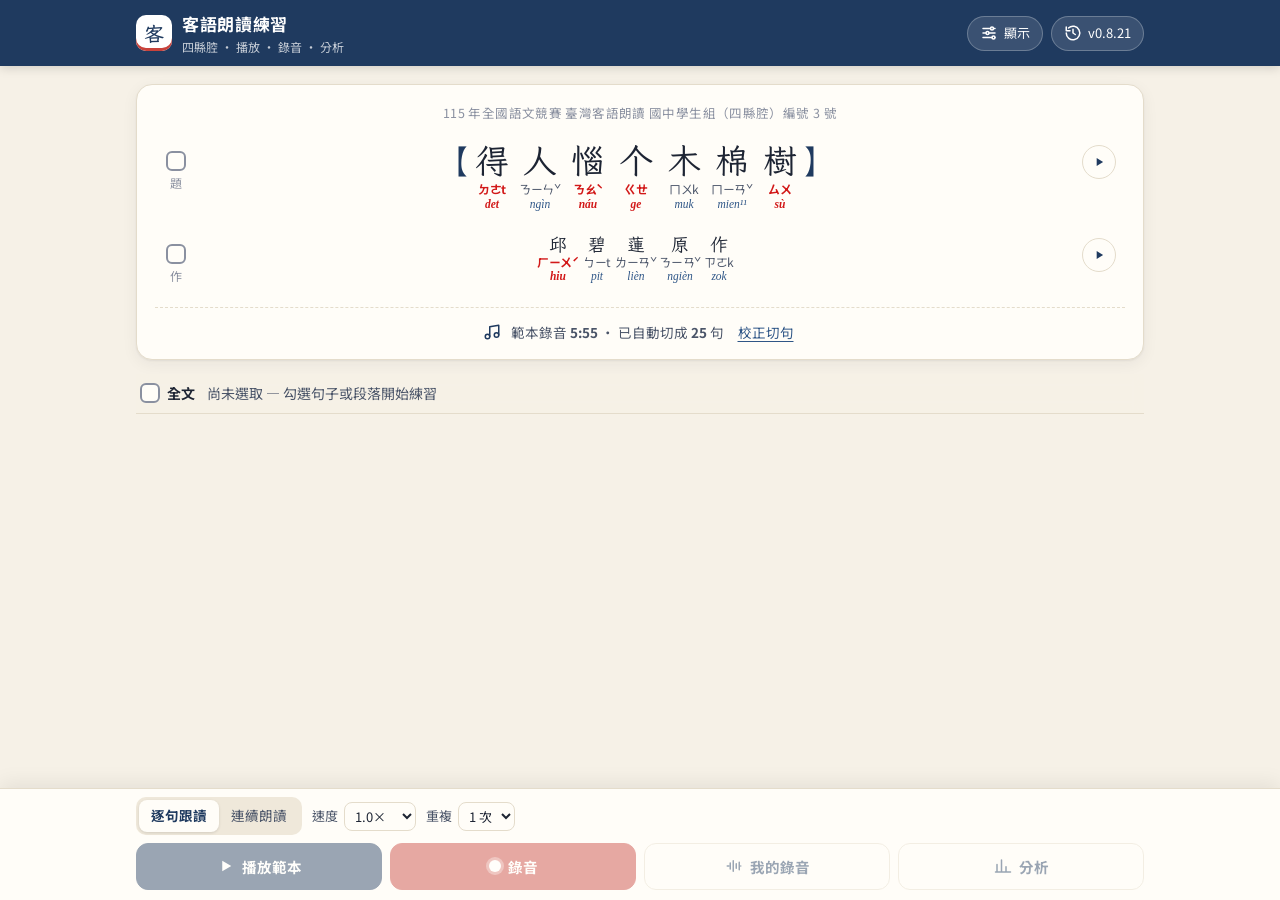
<file: hakka/index.html>
<!doctype html>
<html lang="zh-Hant-TW">
<head>
<meta charset="utf-8">
<meta name="viewport" content="width=device-width, initial-scale=1, viewport-fit=cover">
<title>客語朗讀練習</title>
<meta name="description" content="臺灣客語（四縣腔）朗讀練習：播放範本、錄音、分析發音，可單句、單段或全文練習。">
<meta name="theme-color" content="#1f3a5f">
<link rel="preconnect" href="https://fonts.googleapis.com">
<link rel="preconnect" href="https://fonts.gstatic.com" crossorigin>
<link href="https://fonts.googleapis.com/css2?family=LXGW+WenKai+TC:wght@400;700&family=Noto+Sans+TC:wght@400;500;700&display=swap" rel="stylesheet">
<link rel="stylesheet" href="css/style.css">
</head>
<body>
<header class="appbar">
  <div class="appbar-inner">
    <div class="brand">
      <span class="brand-mark" aria-hidden="true">客</span>
      <div>
        <div class="brand-title">客語朗讀練習</div>
        <div class="brand-sub">四縣腔 · 播放 · 錄音 · 分析</div>
      </div>
    </div>
    <div class="appbar-actions">
      <button class="chip-btn" id="btnSettings" aria-expanded="false" aria-controls="settings">
        <svg viewBox="0 0 24 24" aria-hidden="true"><path d="M4 6h10M18 6h2M4 12h4M12 12h8M4 18h12M20 18h0"/><circle cx="16" cy="6" r="2"/><circle cx="10" cy="12" r="2"/><circle cx="18" cy="18" r="2"/></svg>
        <span>顯示</span>
      </button>
      <button class="chip-btn" id="btnHistory">
        <svg viewBox="0 0 24 24" aria-hidden="true"><path d="M3 12a9 9 0 1 0 3-6.7"/><path d="M3 4v5h5"/><path d="M12 7v5l3 2"/></svg>
        <span id="verLabel">v0.1.0</span>
      </button>
    </div>
  </div>
  <div class="settings" id="settings" hidden>
    <label class="toggle"><input type="checkbox" id="optZhuyin" checked><span>注音</span></label>
    <label class="toggle"><input type="checkbox" id="optPinyin" checked><span>拼音</span></label>
    <label class="toggle"><input type="checkbox" id="optFix" checked><span>標示校正音</span></label>
    <div class="size-ctl" role="group" aria-label="字體大小">
      <span>字級</span>
      <button data-size="-1" aria-label="縮小">A−</button>
      <button data-size="1" aria-label="放大">A+</button>
    </div>
    <p class="legend"><span class="fix-sample">紅色粗體</span>＝依真人音檔校正的發音（平舌音、口語白讀、連音變化）</p>
  </div>
</header>

<main class="page">
  <section class="article-head">
    <div class="contest" id="contest"></div>
    <h1 class="title" id="title"></h1>
    <div class="author" id="author"></div>
    <div class="ref-audio">
      <svg viewBox="0 0 24 24" aria-hidden="true"><path d="M9 18V5l12-2v13"/><circle cx="6" cy="18" r="3"/><circle cx="18" cy="16" r="3"/></svg>
      <span>範本錄音 <b id="refDur">5:55</b> · 已自動切成 <b id="sentCount">25</b> 句</span>
      <button class="link-btn" id="btnCalib">校正切句</button>
    </div>
  </section>

  <section class="select-bar" aria-label="選取範圍">
    <label class="check whole"><input type="checkbox" id="chkAll"><span class="box"></span><span>全文</span></label>
    <div class="sel-info" id="selInfo">尚未選取 — 勾選句子或段落開始練習</div>
    <button class="link-btn" id="btnClear" hidden>清除</button>
  </section>

  <article class="article" id="article"></article>

  <section class="analysis" id="analysis" hidden aria-labelledby="anaTitle">
    <div class="ana-head">
      <h2 id="anaTitle">分析結果</h2>
      <span class="badge-demo">示意畫面</span>
      <button class="icon-btn" id="btnCloseAna" aria-label="關閉">
        <svg viewBox="0 0 24 24"><path d="M6 6l12 12M18 6L6 18"/></svg>
      </button>
    </div>
    <div class="ana-scope" id="anaScope">第 1–3 句 · 範本 21.4 秒 · 你的錄音 23.0 秒</div>
    <div class="scores">
      <div class="score main"><div class="ring" style="--v:78"><span>78</span></div><div class="lbl">總分</div></div>
      <div class="score"><div class="ring" style="--v:81"><span>81</span></div><div class="lbl">發音相似</div></div>
      <div class="score"><div class="ring warn" style="--v:64"><span>64</span></div><div class="lbl">聲調</div></div>
      <div class="score"><div class="ring" style="--v:88"><span>88</span></div><div class="lbl">語速</div></div>
      <div class="score"><div class="ring" style="--v:90"><span>90</span></div><div class="lbl">停頓</div></div>
    </div>
    <ul class="tips">
      <li class="warn">「<b>一樹頂紅啾啾</b>」聲調起伏比範本平，<b>啾啾</b>（jiu）要拉高。</li>
      <li>語速比範本慢 7%，很接近。</li>
      <li>「阿腦！」前範本有停頓，你也有停到，很好。</li>
    </ul>
    <div class="chart-card">
      <div class="chart-head">
        <span>聲調曲線</span>
        <span class="key"><i class="k-ref"></i>範本</span>
        <span class="key"><i class="k-usr"></i>你的錄音</span>
      </div>
      <svg class="pitch" viewBox="0 0 600 160" preserveAspectRatio="none" aria-label="聲調曲線示意">
        <g class="grid"><path d="M0 40H600M0 80H600M0 120H600"/></g>
        <path class="ref" d="M10 90 C40 60,60 60,80 85 S120 110,150 70 S200 40,230 60 S270 100,300 95 S340 50,370 55 S420 90,450 80 S500 60,520 70 S570 100,590 90"/>
        <path class="usr" d="M10 95 C40 75,60 72,80 88 S120 105,150 82 S200 70,230 72 S270 98,300 96 S340 62,370 60 S420 88,450 84 S500 70,520 74 S570 98,590 92"/>
        <rect class="hl" x="200" y="0" width="70" height="160"/>
      </svg>
      <div class="chart-axis"><span>學校肚籃球場脣</span><span>種有兩排盡大頭个木棉樹</span><span>逐年一到三、四月</span></div>
    </div>
    <table class="per-sent">
      <thead><tr><th>句</th><th>內容</th><th>分數</th><th>聽</th></tr></thead>
      <tbody>
        <tr><td>1</td><td>學校肚籃球場脣，種有兩排…</td><td><span class="pill good">84</span></td><td class="ear"><button class="mini">範本</button><button class="mini">我的</button></td></tr>
        <tr><td>2</td><td>逐年一到三、四月，木棉花…</td><td><span class="pill mid">69</span></td><td class="ear"><button class="mini">範本</button><button class="mini">我的</button></td></tr>
        <tr><td>3</td><td>企在樹下看，紅色个花襯等…</td><td><span class="pill good">80</span></td><td class="ear"><button class="mini">範本</button><button class="mini">我的</button></td></tr>
      </tbody>
    </table>
  </section>
</main>

<nav class="dock" aria-label="練習控制">
  <div class="dock-inner">
    <div class="dock-row">
      <div class="seg" role="radiogroup" aria-label="練習方式">
        <button role="radio" aria-checked="true" class="on" data-mode="follow">逐句跟讀</button>
        <button role="radio" aria-checked="false" data-mode="whole">連續朗讀</button>
      </div>
      <label class="speed">速度
        <select id="speed"><option>0.6×</option><option>0.75×</option><option>0.9×</option><option selected>1.0×</option></select>
      </label>
      <label class="speed">重複
        <select id="repeat"><option selected>1 次</option><option>2 次</option><option>3 次</option></select>
      </label>
    </div>
    <div class="dock-row actions">
      <button class="act play" data-act="play" disabled>
        <svg viewBox="0 0 24 24"><path d="M7 5l12 7-12 7z"/></svg><span>播放範本</span>
      </button>
      <button class="act rec" data-act="rec" disabled>
        <span class="dot"></span><span>錄音</span>
      </button>
      <button class="act mine" data-act="mine" disabled>
        <svg viewBox="0 0 24 24"><path d="M3 12h2M7 8v8M11 5v14M15 9v6M19 7v10M21 12h0"/></svg><span>我的錄音</span>
      </button>
      <button class="act ana" data-act="ana" disabled>
        <svg viewBox="0 0 24 24"><path d="M4 20V10M10 20V4M16 20v-7M22 20H2"/></svg><span>分析</span>
      </button>
    </div>
  </div>
</nav>

<dialog class="sheet" id="dlgHistory" aria-labelledby="histTitle">
  <div class="sheet-head">
    <h2 id="histTitle">版本紀錄</h2>
    <button class="icon-btn" data-close aria-label="關閉"><svg viewBox="0 0 24 24"><path d="M6 6l12 12M18 6L6 18"/></svg></button>
  </div>
  <ol class="history" id="historyList"></ol>
</dialog>

<div class="toast" id="toast" role="status" aria-live="polite"></div>

<script src="js/version.js"></script>
<script src="data/03.js"></script>
<script src="js/ui.js"></script>
</body>
</html>
</file>
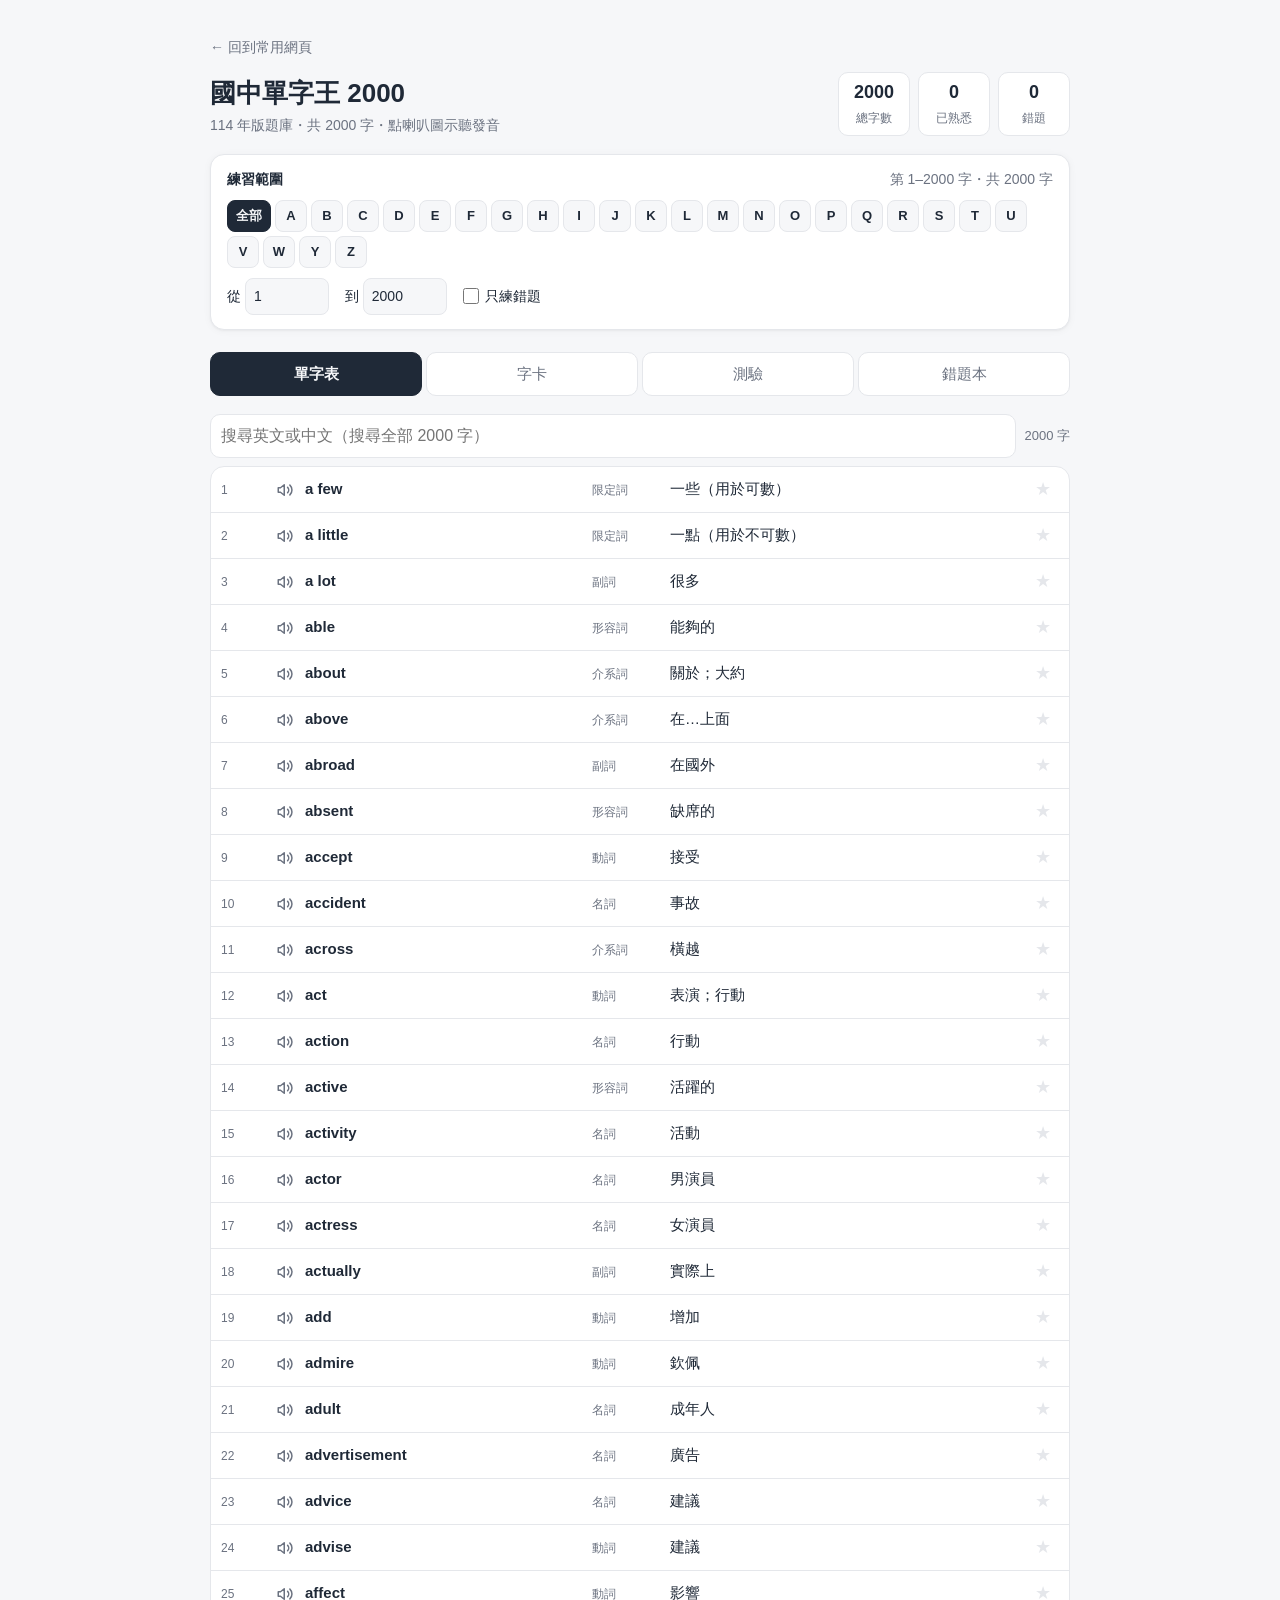
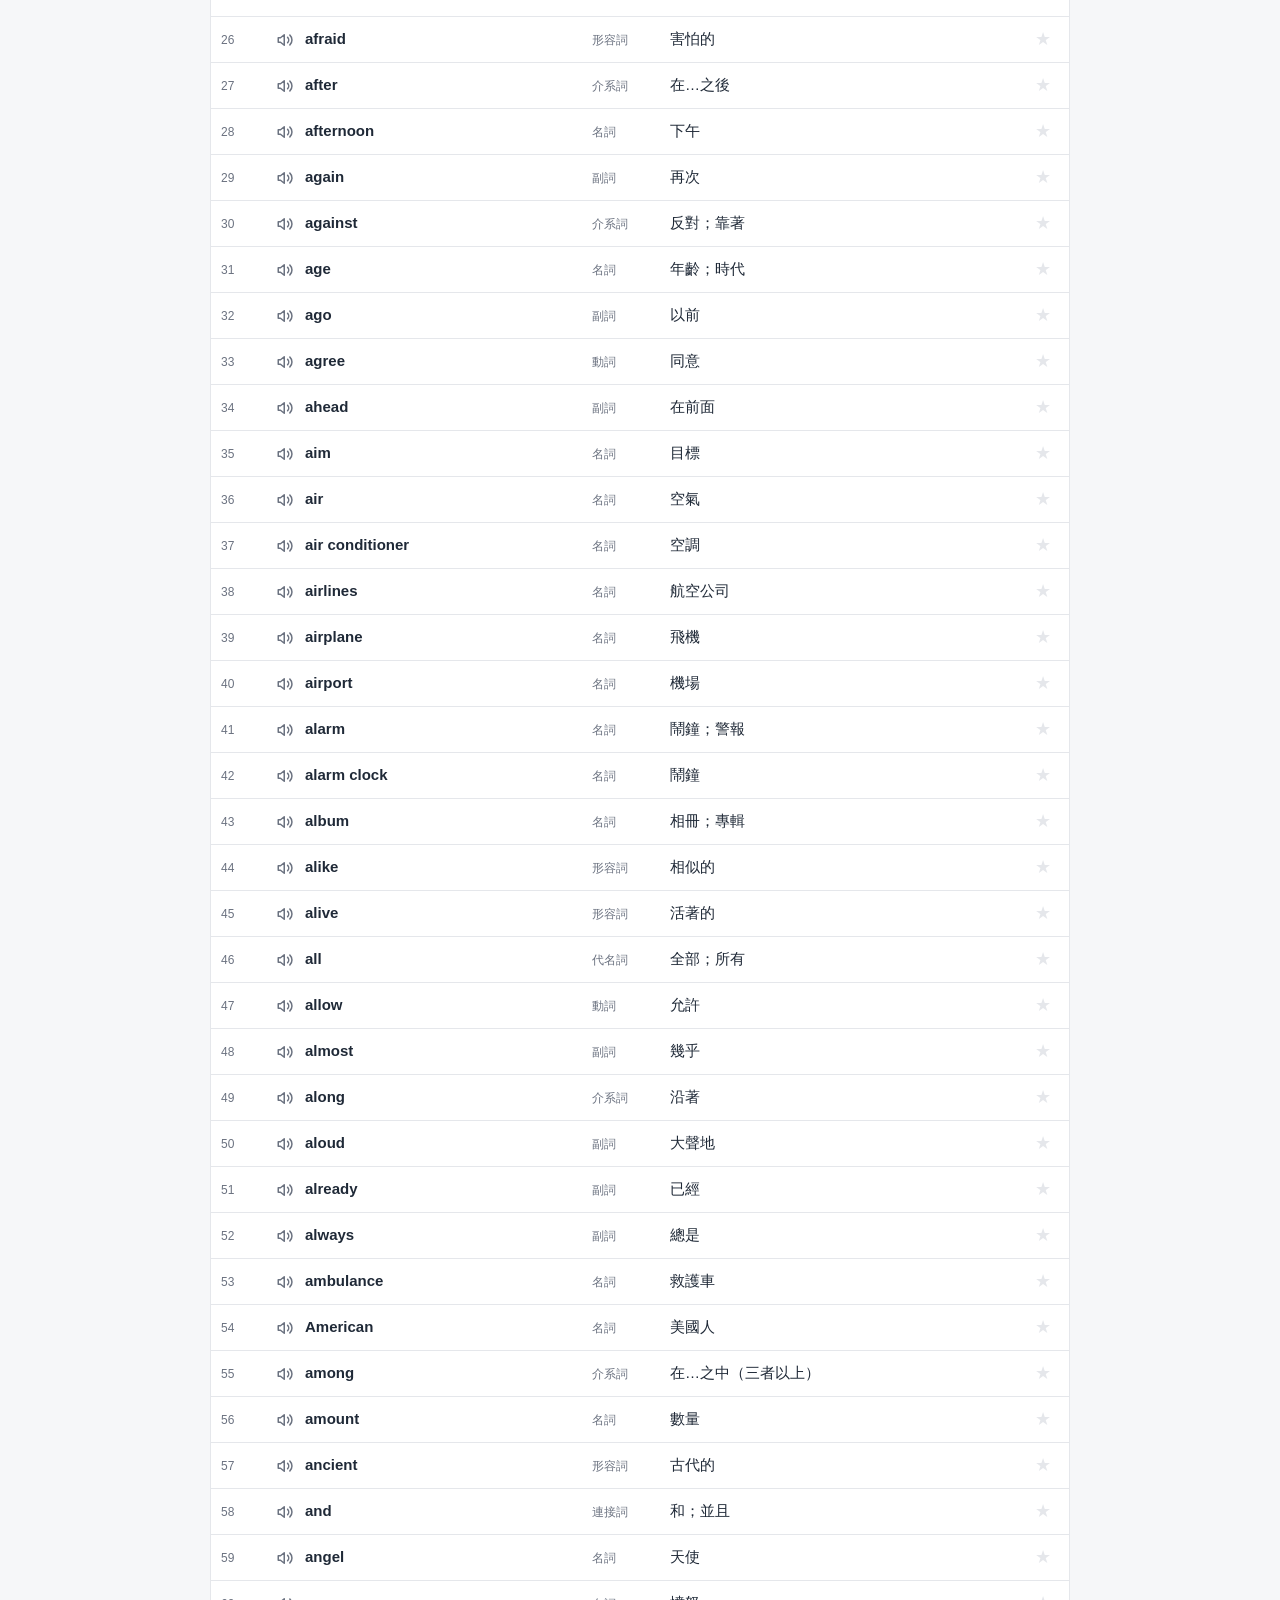
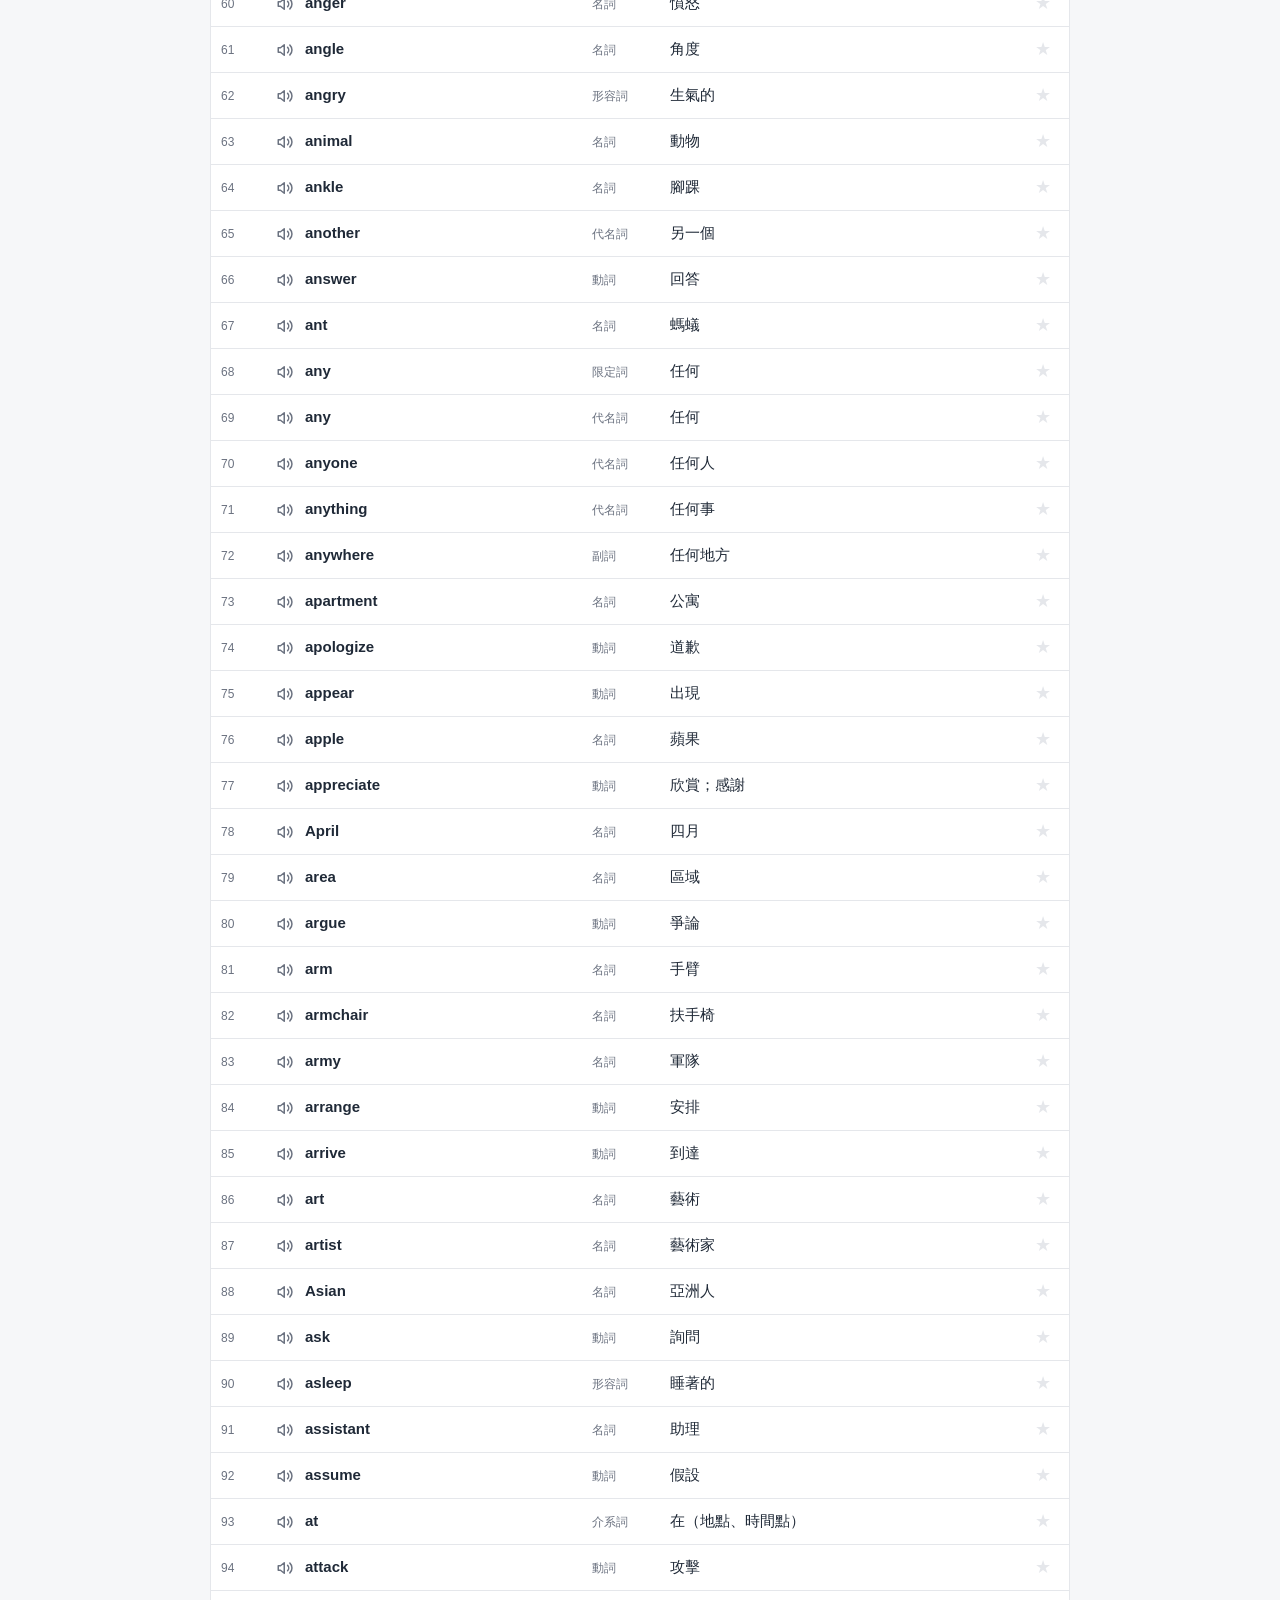
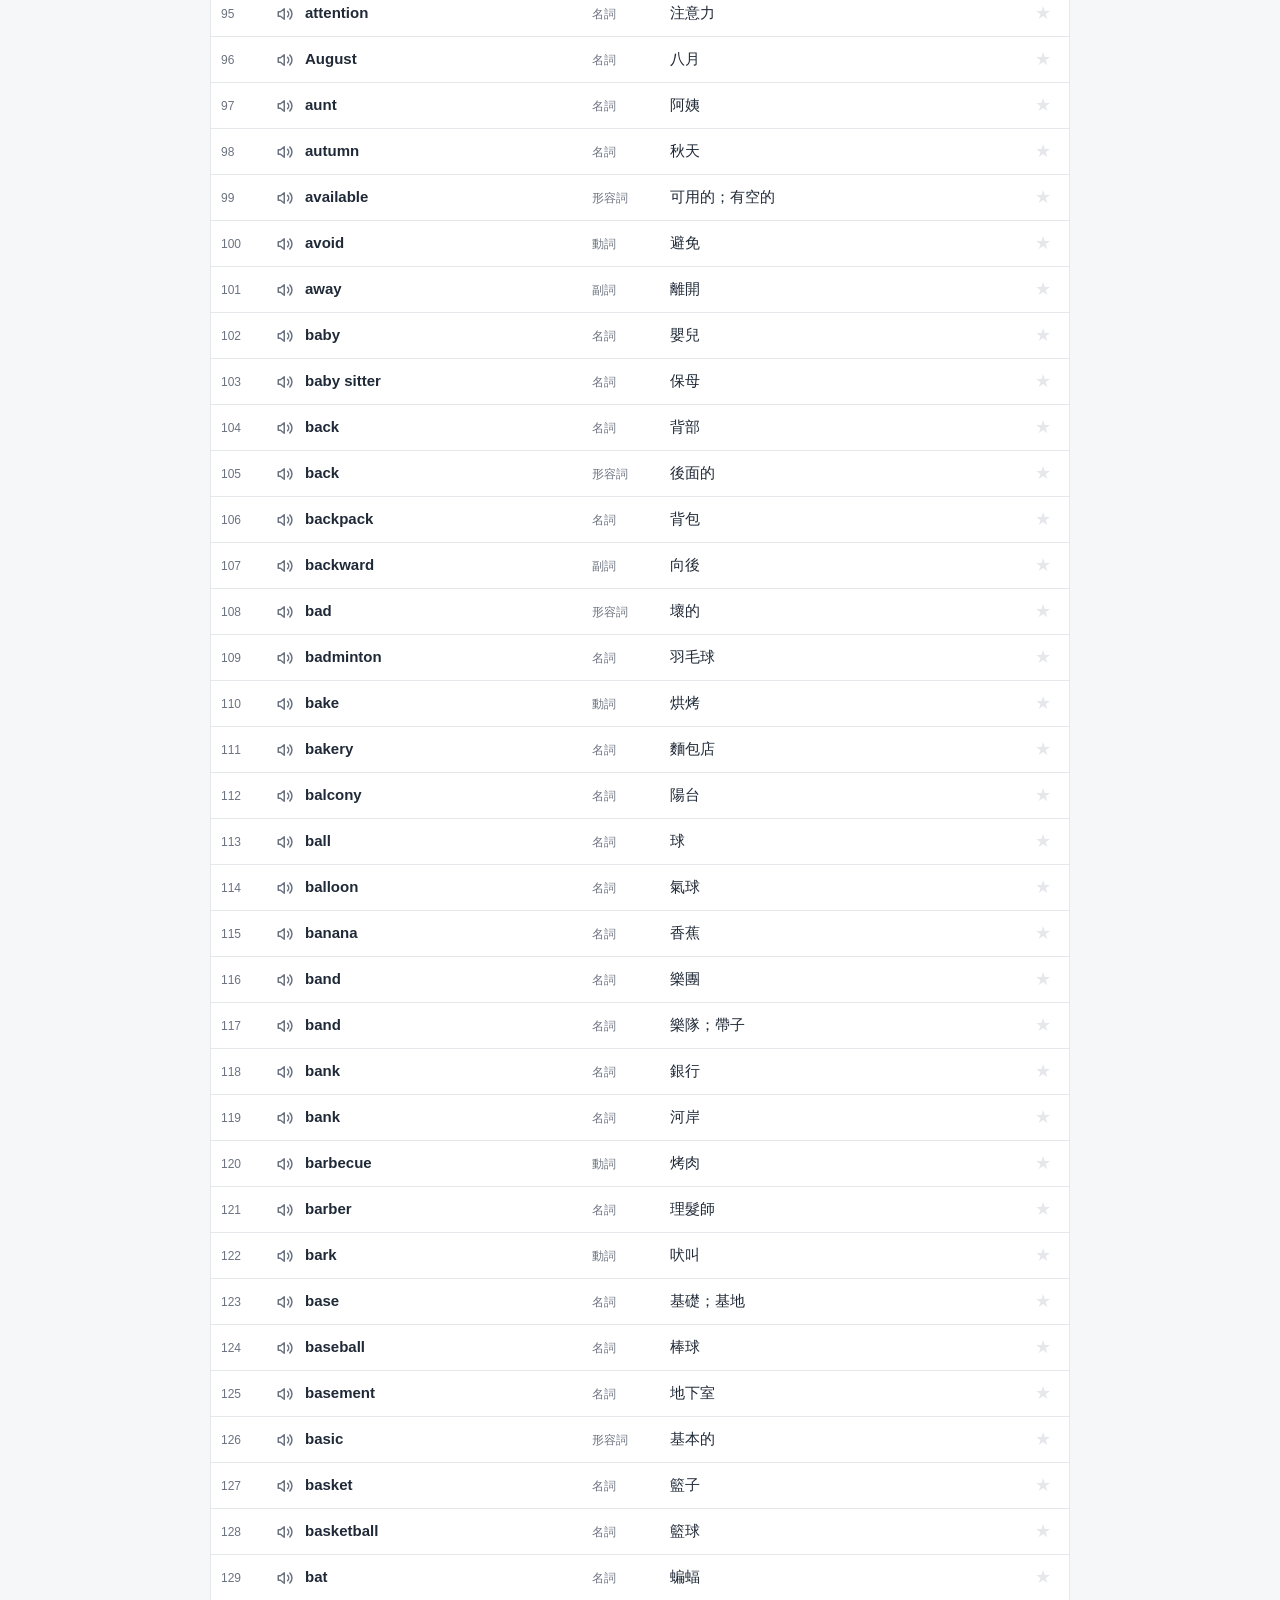
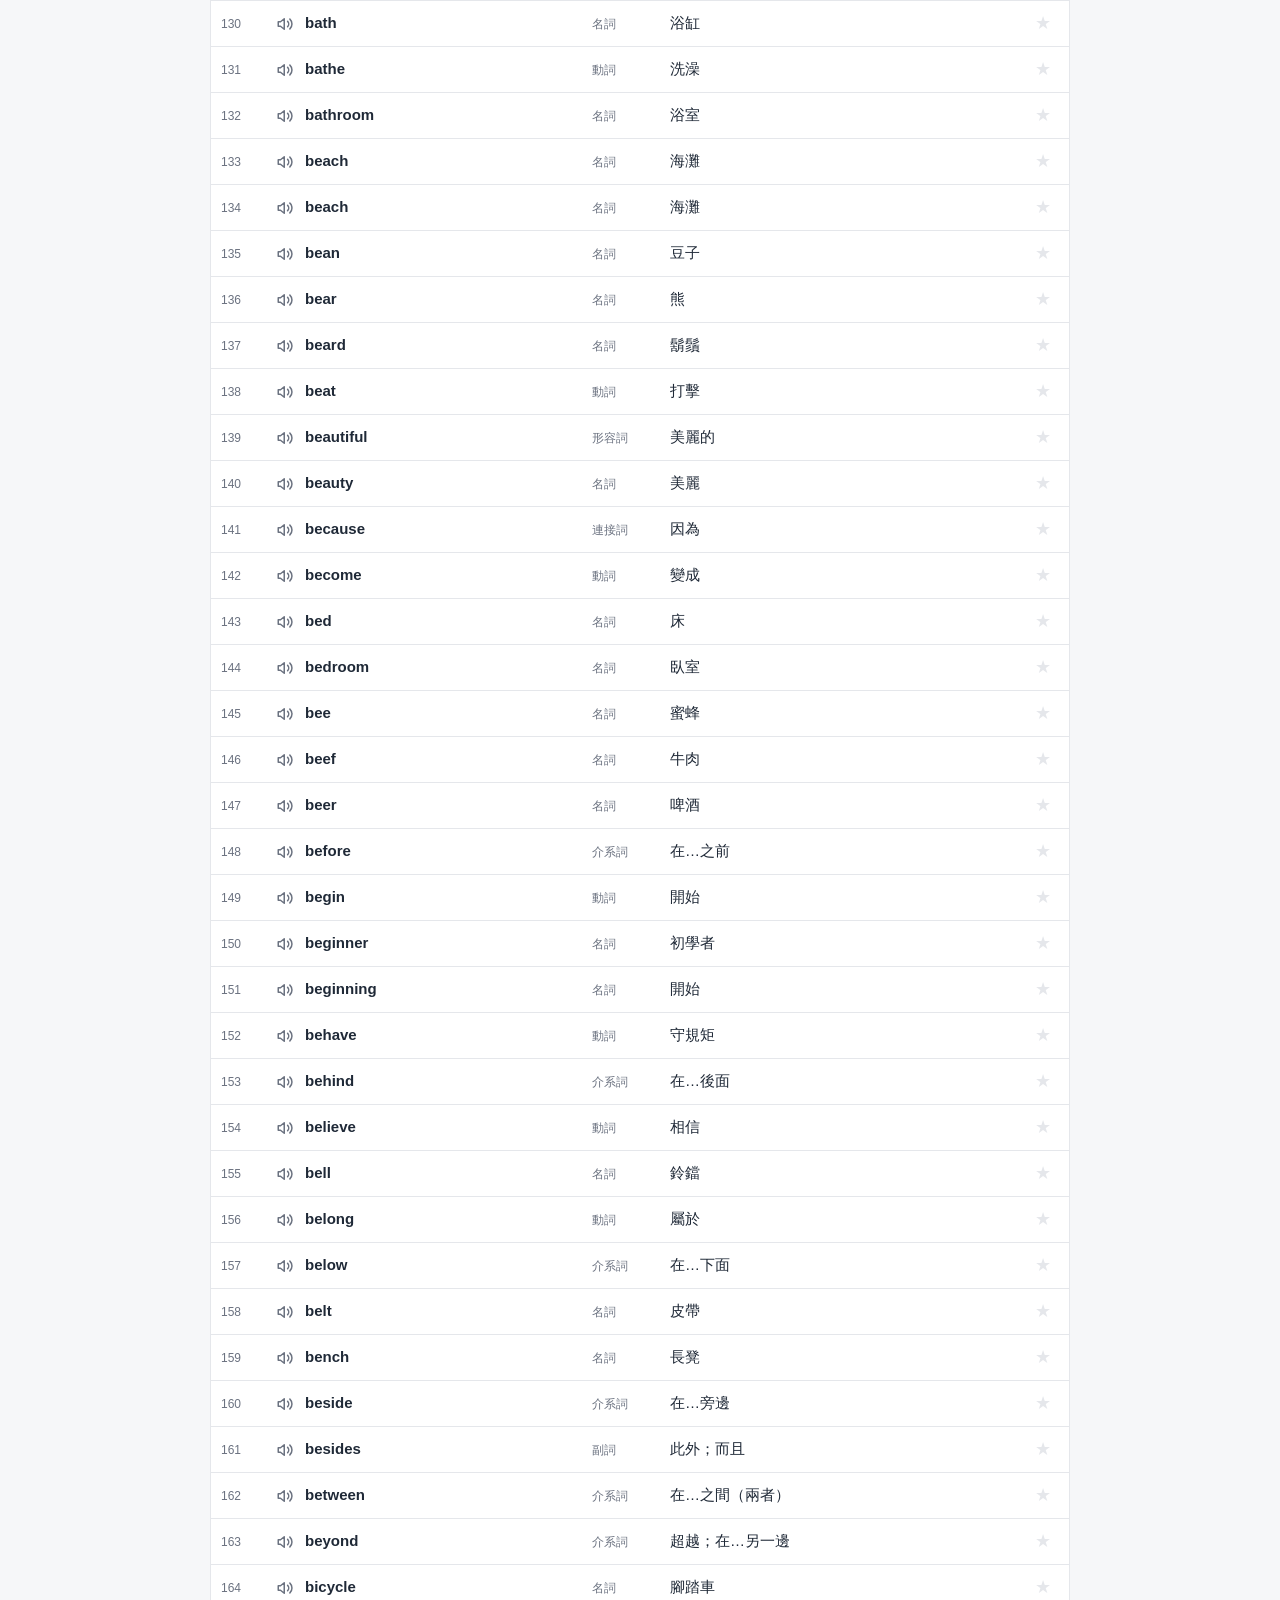
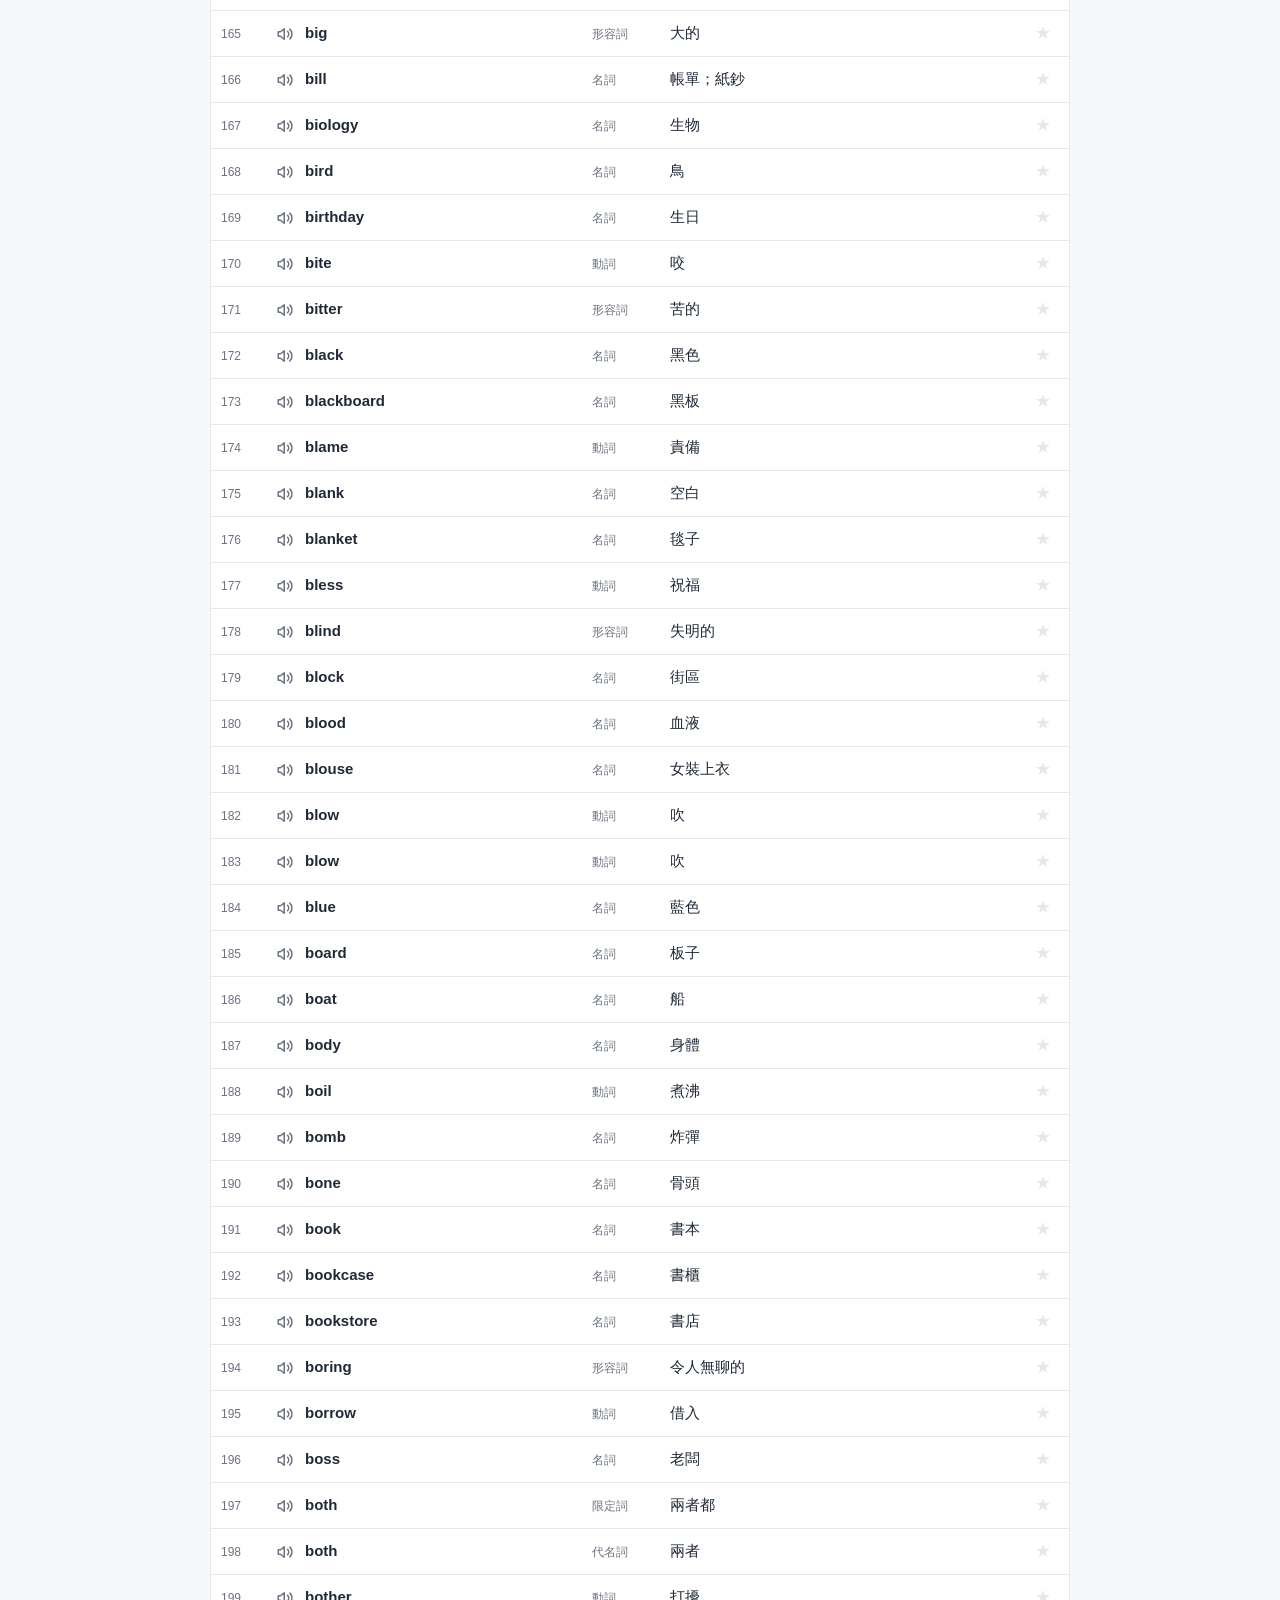
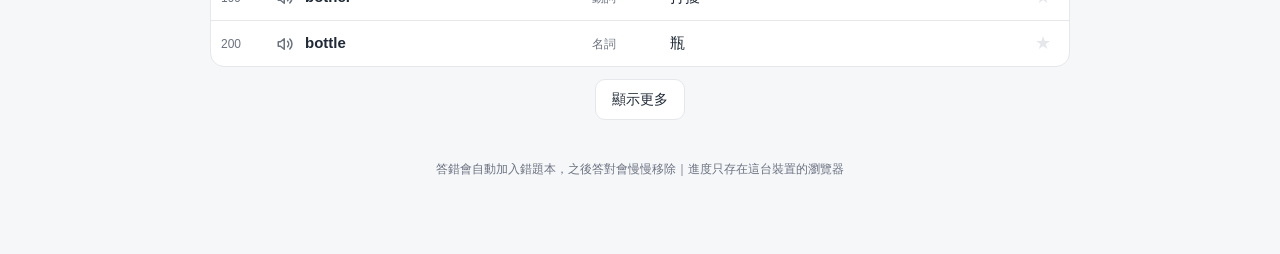
<file: exams/2000words.html>
<!doctype html>
<html lang="zh-Hant-TW">
<head>
<meta charset="utf-8">
<meta name="viewport" content="width=device-width, initial-scale=1, viewport-fit=cover">
<meta name="theme-color" content="#f6f7f9" media="(prefers-color-scheme: light)">
<meta name="theme-color" content="#111316" media="(prefers-color-scheme: dark)">
<title>國中單字王 2000 練習</title>
<link rel="icon" href="data:image/svg+xml,<svg xmlns='http://www.w3.org/2000/svg' viewBox='0 0 32 32'><rect width='32' height='32' rx='8' fill='%231f2937'/><text x='16' y='22' font-size='14' font-family='Arial' font-weight='700' fill='white' text-anchor='middle'>ABC</text></svg>">
<style>
  :root{
    --bg:#f6f7f9; --card:#ffffff; --text:#1f2937; --muted:#6b7280;
    --line:#e5e7eb; --hover:#f1f3f5; --accent:#1f2937;
    --ok:#16a34a; --okbg:#ecfdf3; --bad:#dc2626; --badbg:#fef2f2; --warn:#d97706;
    --shadow:0 1px 2px rgba(0,0,0,.04),0 1px 8px rgba(0,0,0,.04);
    color-scheme:light;
  }
  @media (prefers-color-scheme:dark){
    :root{
      --bg:#111316; --card:#1a1d21; --text:#e5e7eb; --muted:#9ca3af;
      --line:#2a2e34; --hover:#23272c; --accent:#e5e7eb;
      --ok:#4ade80; --okbg:#13251a; --bad:#f87171; --badbg:#2a1616; --warn:#fbbf24;
      --shadow:none; color-scheme:dark;
    }
  }
  *{box-sizing:border-box}
  body{
    margin:0; background:var(--bg); color:var(--text);
    font-family:-apple-system,BlinkMacSystemFont,"Segoe UI","Noto Sans TC","Microsoft JhengHei",sans-serif;
    font-size:15px; line-height:1.5;
  }
  button{font:inherit; color:inherit}
  .wrap{max-width:900px; margin:0 auto; padding:36px 20px 64px}
  .back{display:inline-block; color:var(--muted); text-decoration:none; font-size:14px; margin-bottom:14px}
  .back:hover{color:var(--text)}
  header{display:flex; justify-content:space-between; align-items:flex-end; gap:16px; flex-wrap:wrap; margin-bottom:18px}
  h1{font-size:26px; margin:0}
  .sub{color:var(--muted); margin:2px 0 0; font-size:14px}
  .stats{display:flex; gap:8px}
  .stats div{background:var(--card); border:1px solid var(--line); border-radius:10px; padding:6px 12px; text-align:center; min-width:72px}
  .stats b{display:block; font-size:18px; font-variant-numeric:tabular-nums}
  .stats span{font-size:12px; color:var(--muted)}

  .card{background:var(--card); border:1px solid var(--line); border-radius:14px; padding:14px 16px; box-shadow:var(--shadow)}
  .range{margin-bottom:14px}
  .range-top{display:flex; justify-content:space-between; gap:8px; font-size:14px; margin-bottom:10px}
  .label{font-weight:600}
  #rangeInfo{color:var(--muted)}
  .letters{display:flex; flex-wrap:wrap; gap:4px; margin-bottom:10px}
  .letters button{
    min-width:32px; height:32px; padding:0 8px; border-radius:8px; border:1px solid var(--line);
    background:var(--bg); cursor:pointer; font-size:13px; font-weight:600;
  }
  .letters button:hover{background:var(--hover)}
  .letters button.on{background:var(--accent); color:var(--bg); border-color:var(--accent)}
  .range-row{display:flex; flex-wrap:wrap; gap:10px 16px; align-items:center; font-size:14px}
  .range-row input[type=number]{width:84px; padding:7px 8px; border:1px solid var(--line); border-radius:8px; background:var(--bg); color:var(--text); font:inherit}
  .chk{display:inline-flex; align-items:center; gap:6px; cursor:pointer; user-select:none}
  .chk input{width:16px; height:16px; accent-color:var(--accent); margin:0}

  .tabs{
    position:sticky; top:env(safe-area-inset-top,0px); z-index:10; background:var(--bg);
    display:flex; gap:4px; padding:8px 0; margin-bottom:10px;
  }
  .tabs button{
    flex:1; border:1px solid var(--line); background:var(--card); border-radius:10px;
    padding:10px 6px; cursor:pointer; font-size:15px; color:var(--muted);
  }
  .tabs button.on{background:var(--accent); color:var(--bg); border-color:var(--accent); font-weight:600}
  .tabs .cnt{font-size:12px; opacity:.8}

  .btn{border:1px solid var(--line); background:var(--card); border-radius:10px; padding:9px 16px; cursor:pointer; font-size:14px}
  .btn:hover{background:var(--hover)}
  .btn.primary{background:var(--accent); color:var(--bg); border-color:var(--accent)}
  .btn.primary:hover{opacity:.9}
  .btn.ok{border-color:var(--ok); color:var(--ok)}
  .btn.bad{border-color:var(--bad); color:var(--bad)}
  .btn:disabled{opacity:.4; cursor:default}
  .row{display:flex; flex-wrap:wrap; gap:8px; align-items:center}
  .empty{color:var(--muted); text-align:center; padding:28px 0}
  select,.inp{padding:9px 10px; border:1px solid var(--line); border-radius:10px; background:var(--card); color:var(--text); font:inherit; font-size:16px}
  .inp{width:100%; outline:none}
  .inp:focus,select:focus{border-color:var(--muted)}

  .say{border:0; background:none; cursor:pointer; padding:4px; border-radius:6px; color:var(--muted); display:inline-grid; place-items:center; flex:none}
  .say:hover{background:var(--hover); color:var(--text)}
  .say svg{width:18px; height:18px}

  /* 單字表 */
  .list-top{display:flex; gap:8px; align-items:center; margin-bottom:8px}
  .list-top .inp{flex:1}
  #listInfo{font-size:13px; color:var(--muted); white-space:nowrap}
  .words{list-style:none; margin:0; padding:0; background:var(--card); border:1px solid var(--line); border-radius:14px; overflow:hidden}
  .words li{display:grid; grid-template-columns:44px 28px minmax(0,1.2fr) 72px minmax(0,1.5fr) 32px; align-items:center; gap:6px; padding:7px 10px; border-top:1px solid var(--line)}
  .words li:first-child{border-top:0}
  .words .no{font-size:12px; color:var(--muted); font-variant-numeric:tabular-nums}
  .words .w{font-weight:600; overflow-wrap:anywhere}
  .words .pos{font-size:12px; color:var(--muted)}
  .words .m{overflow-wrap:anywhere}
  .star{border:0; background:none; cursor:pointer; font-size:18px; color:var(--line); padding:2px; border-radius:6px}
  .star.on{color:var(--warn)}
  .more{text-align:center; padding:12px}

  /* 字卡 */
  .opts{display:flex; flex-wrap:wrap; gap:8px 16px; font-size:14px; margin-bottom:10px}
  .fc{
    min-height:240px; display:flex; flex-direction:column; align-items:center; justify-content:center; gap:6px;
    text-align:center; cursor:pointer; user-select:none; position:relative; padding:28px 16px;
  }
  .big{font-size:38px; font-weight:700; line-height:1.2; overflow-wrap:anywhere}
  .big.zh{font-size:30px; font-weight:600}
  .fc .pos{color:var(--muted); font-size:14px}
  .fc hr{width:60%; border:0; border-top:1px dashed var(--line); margin:10px 0}
  .tap{color:var(--muted); font-size:13px; margin-top:10px}
  .badges{position:absolute; top:10px; right:10px; display:flex; gap:4px}
  .badge{font-size:11px; padding:2px 8px; border-radius:99px; border:1px solid}
  .badge.ok{color:var(--ok)} .badge.bad{color:var(--bad)}
  .fc-no{position:absolute; top:10px; left:12px; font-size:12px; color:var(--muted)}
  .fc-ctrl{display:grid; grid-template-columns:1fr 1fr 1fr 1fr; gap:8px; margin-top:10px}
  .fc-ctrl .btn{padding:12px 6px}
  .fc-nav{display:flex; justify-content:space-between; align-items:center; margin-top:10px; font-size:14px; color:var(--muted)}
  .kbd-hint{font-size:12px; color:var(--muted); text-align:center; margin-top:10px}

  /* 測驗 */
  .setup{display:grid; gap:12px}
  .setup label{display:grid; gap:4px; font-size:14px}
  .q-top{display:flex; justify-content:space-between; font-size:13px; color:var(--muted); margin-bottom:6px}
  .q-bar{height:6px; background:var(--hover); border-radius:99px; overflow:hidden; margin-bottom:14px}
  .q-bar i{display:block; height:100%; background:var(--accent); transition:width .3s}
  .prompt{text-align:center; padding:16px 0 18px}
  .prompt .pos{color:var(--muted); font-size:14px; margin-top:4px}
  .hint{font-family:ui-monospace,Consolas,monospace; letter-spacing:.15em; color:var(--muted); margin-top:8px; font-size:18px}
  .listen-btn{width:88px; height:88px; border-radius:50%; border:1px solid var(--line); background:var(--bg); cursor:pointer; display:inline-grid; place-items:center}
  .listen-btn svg{width:40px; height:40px}
  .choices{display:grid; grid-template-columns:1fr 1fr; gap:8px}
  .choice{border:1px solid var(--line); background:var(--bg); border-radius:12px; padding:14px 10px; cursor:pointer; text-align:left; font-size:16px; display:flex; gap:8px; align-items:flex-start}
  .choice:hover{background:var(--hover)}
  .choice .k{font-size:12px; color:var(--muted); border:1px solid var(--line); border-radius:4px; padding:0 5px; margin-top:2px; flex:none}
  .choice.right{border-color:var(--ok); background:var(--okbg)}
  .choice.wrongc{border-color:var(--bad); background:var(--badbg)}
  .spell{display:flex; gap:8px}
  .spell .inp{flex:1; font-size:18px}
  .inp.right{border-color:var(--ok); background:var(--okbg)}
  .inp.wrongc{border-color:var(--bad); background:var(--badbg)}
  .fb{margin-top:12px; padding:10px 12px; border-radius:10px; font-size:15px}
  .fb:empty{display:none}
  .fb.ok{background:var(--okbg); color:var(--ok)}
  .fb.bad{background:var(--badbg); color:var(--text)}
  .fb.bad b{color:var(--bad)}
  .q-foot{display:flex; justify-content:space-between; gap:8px; margin-top:12px}
  .score{font-size:48px; font-weight:700; text-align:center; line-height:1.1}
  .score-sub{text-align:center; color:var(--muted); margin-bottom:14px}
  .mini{list-style:none; margin:10px 0 0; padding:0}
  .mini li{display:flex; align-items:center; gap:8px; padding:8px 0; border-top:1px solid var(--line); flex-wrap:wrap}
  .mini .w{font-weight:600}
  .mini .pos{font-size:12px; color:var(--muted)}
  .mini .given{font-size:13px; color:var(--bad); text-decoration:line-through}
  .mini .cnt{margin-left:auto; font-size:12px; color:var(--muted)}
  .x{border:0; background:none; cursor:pointer; color:var(--muted); font-size:18px; padding:2px 8px; border-radius:6px}
  .x:hover{background:var(--hover); color:var(--bad)}
  .foot{color:var(--muted); font-size:12px; text-align:center; margin-top:28px}

  @media (max-width:600px){
    .wrap{padding:calc(18px + env(safe-area-inset-top,0px)) 16px calc(40px + env(safe-area-inset-bottom,0px))}
    h1{font-size:22px}
    .stats{width:100%} .stats div{flex:1}
    .letters{flex-wrap:nowrap; overflow-x:auto; margin:0 -16px 10px; padding:0 16px 4px; scrollbar-width:none}
    .letters button{flex:none; height:36px; min-width:36px}
    .range-row input[type=number]{font-size:16px; width:76px}
    .tabs{margin:0 -16px 10px; padding:8px 16px}
    .tabs button{font-size:14px; padding:10px 2px}
    .words li{grid-template-columns:28px minmax(0,1fr) 32px; grid-template-areas:"say w star" "say m star"; row-gap:0; padding:9px 10px}
    .words .no,.words .pos{display:none}
    .words .say{grid-area:say} .words .w{grid-area:w} .words .m{grid-area:m; font-size:14px; color:var(--muted)} .words .star{grid-area:star}
    .big{font-size:32px} .big.zh{font-size:26px}
    .fc{min-height:220px}
    .choices{grid-template-columns:1fr}
    .choice{padding:13px 12px}
    .kbd-hint{display:none}
  }
</style>
</head>
<body>
<div class="wrap">
  <a class="back" href="./">← 回到常用網頁</a>
  <header>
    <div>
      <h1>國中單字王 2000</h1>
      <p class="sub">114 年版題庫・共 2000 字・點喇叭圖示聽發音</p>
    </div>
    <div class="stats">
      <div><b id="stTotal">2000</b><span>總字數</span></div>
      <div><b id="stKnown">0</b><span>已熟悉</span></div>
      <div><b id="stWrong">0</b><span>錯題</span></div>
    </div>
  </header>

  <section class="card range">
    <div class="range-top"><span class="label">練習範圍</span><span id="rangeInfo"></span></div>
    <div class="letters" id="letters"></div>
    <div class="range-row">
      <label>從 <input type="number" id="rFrom" min="1" max="2000" inputmode="numeric"></label>
      <label>到 <input type="number" id="rTo" min="1" max="2000" inputmode="numeric"></label>
      <label class="chk"><input type="checkbox" id="rWrong"> 只練錯題</label>
    </div>
  </section>

  <nav class="tabs" id="tabs">
    <button data-t="list">單字表</button>
    <button data-t="cards">字卡</button>
    <button data-t="quiz">測驗</button>
    <button data-t="wrong">錯題本 <span class="cnt" id="tabWrong"></span></button>
  </nav>

  <!-- 單字表 -->
  <section id="t-list" hidden>
    <div class="list-top">
      <input class="inp" id="search" type="search" placeholder="搜尋英文或中文（搜尋全部 2000 字）" autocomplete="off" autocapitalize="off" spellcheck="false" enterkeyhint="search">
      <span id="listInfo"></span>
    </div>
    <ul class="words" id="wordList"></ul>
    <div class="more" id="moreWrap" hidden><button class="btn" id="moreBtn">顯示更多</button></div>
  </section>

  <!-- 字卡 -->
  <section id="t-cards" hidden>
    <div class="opts">
      <label class="chk"><input type="checkbox" id="fcShuffle"> 隨機順序</label>
      <label class="chk"><input type="checkbox" id="fcZh"> 先看中文</label>
      <label class="chk"><input type="checkbox" id="fcAuto" checked> 自動發音</label>
    </div>
    <div class="card fc" id="fcCard"></div>
    <div class="fc-ctrl">
      <button class="btn" id="fcPrev">← 上一張</button>
      <button class="btn bad" id="fcDont">不熟</button>
      <button class="btn ok" id="fcKnow">會了</button>
      <button class="btn" id="fcNext">下一張 →</button>
    </div>
    <div class="fc-nav">
      <button class="say" id="fcSay" aria-label="發音"></button>
      <span id="fcCount"></span>
      <button class="btn" id="fcRestart">重新開始</button>
    </div>
    <p class="kbd-hint">鍵盤：空白鍵翻面・← → 切換・↑ 會了・↓ 不熟</p>
  </section>

  <!-- 測驗 -->
  <section id="t-quiz" hidden>
    <div class="card setup" id="qSetup">
      <label>題型
        <select id="qType">
          <option value="en2zh">看英文，選中文</option>
          <option value="zh2en">看中文，選英文</option>
          <option value="spell">看中文，拼英文</option>
          <option value="listen">聽發音，拼英文</option>
        </select>
      </label>
      <label>題數
        <select id="qNum">
          <option value="10">10 題</option>
          <option value="20" selected>20 題</option>
          <option value="50">50 題</option>
          <option value="9999">範圍內全部</option>
        </select>
      </label>
      <div class="row"><button class="btn primary" id="qStart">開始測驗</button><span id="qSetupMsg" class="sub"></span></div>
    </div>
    <div class="card" id="qPlay" hidden></div>
    <div class="card" id="qEnd" hidden></div>
  </section>

  <!-- 錯題本 -->
  <section id="t-wrong" hidden>
    <div class="card">
      <div class="row" style="justify-content:space-between">
        <span class="label" id="wrongTitle">錯題本</span>
        <div class="row">
          <button class="btn" id="wCards">用字卡複習</button>
          <button class="btn primary" id="wQuiz">測驗錯題</button>
        </div>
      </div>
      <ul class="mini" id="wrongList"></ul>
      <div class="row" style="justify-content:center; margin-top:14px"><button class="btn" id="wClear">清空錯題本</button></div>
    </div>
  </section>

  <p class="foot">答錯會自動加入錯題本，之後答對會慢慢移除｜進度只存在這台裝置的瀏覽器</p>
</div>

<script>
/* ====== 單字資料：英文|詞性|中文（依 114 年版題庫表順序） ====== */
const RAW = `a few|限|一些（用於可數）
a little|限|一點（用於不可數）
a lot|副|很多
able|形|能夠的
about|介|關於；大約
above|介|在…上面
abroad|副|在國外
absent|形|缺席的
accept|動|接受
accident|名|事故
across|介|橫越
act|動|表演；行動
action|名|行動
active|形|活躍的
activity|名|活動
actor|名|男演員
actress|名|女演員
actually|副|實際上
add|動|增加
admire|動|欽佩
adult|名|成年人
advertisement|名|廣告
advice|名|建議
advise|動|建議
affect|動|影響
afraid|形|害怕的
after|介|在…之後
afternoon|名|下午
again|副|再次
against|介|反對；靠著
age|名|年齡；時代
ago|副|以前
agree|動|同意
ahead|副|在前面
aim|名|目標
air|名|空氣
air conditioner|名|空調
airlines|名|航空公司
airplane|名|飛機
airport|名|機場
alarm|名|鬧鐘；警報
alarm clock|名|鬧鐘
album|名|相冊；專輯
alike|形|相似的
alive|形|活著的
all|代|全部；所有
allow|動|允許
almost|副|幾乎
along|介|沿著
aloud|副|大聲地
already|副|已經
always|副|總是
ambulance|名|救護車
American|名|美國人
among|介|在…之中（三者以上）
amount|名|數量
ancient|形|古代的
and|連|和；並且
angel|名|天使
anger|名|憤怒
angle|名|角度
angry|形|生氣的
animal|名|動物
ankle|名|腳踝
another|代|另一個
answer|動|回答
ant|名|螞蟻
any|限|任何
any|代|任何
anyone|代|任何人
anything|代|任何事
anywhere|副|任何地方
apartment|名|公寓
apologize|動|道歉
appear|動|出現
apple|名|蘋果
appreciate|動|欣賞；感謝
April|名|四月
area|名|區域
argue|動|爭論
arm|名|手臂
armchair|名|扶手椅
army|名|軍隊
arrange|動|安排
arrive|動|到達
art|名|藝術
artist|名|藝術家
Asian|名|亞洲人
ask|動|詢問
asleep|形|睡著的
assistant|名|助理
assume|動|假設
at|介|在（地點、時間點）
attack|動|攻擊
attention|名|注意力
August|名|八月
aunt|名|阿姨
autumn|名|秋天
available|形|可用的；有空的
avoid|動|避免
away|副|離開
baby|名|嬰兒
baby sitter|名|保母
back|名|背部
back|形|後面的
backpack|名|背包
backward|副|向後
bad|形|壞的
badminton|名|羽毛球
bake|動|烘烤
bakery|名|麵包店
balcony|名|陽台
ball|名|球
balloon|名|氣球
banana|名|香蕉
band|名|樂團
band|名|樂隊；帶子
bank|名|銀行
bank|名|河岸
barbecue|動|烤肉
barber|名|理髮師
bark|動|吠叫
base|名|基礎；基地
baseball|名|棒球
basement|名|地下室
basic|形|基本的
basket|名|籃子
basketball|名|籃球
bat|名|蝙蝠
bath|名|浴缸
bathe|動|洗澡
bathroom|名|浴室
beach|名|海灘
beach|名|海灘
bean|名|豆子
bear|名|熊
beard|名|鬍鬚
beat|動|打擊
beautiful|形|美麗的
beauty|名|美麗
because|連|因為
become|動|變成
bed|名|床
bedroom|名|臥室
bee|名|蜜蜂
beef|名|牛肉
beer|名|啤酒
before|介|在…之前
begin|動|開始
beginner|名|初學者
beginning|名|開始
behave|動|守規矩
behind|介|在…後面
believe|動|相信
bell|名|鈴鐺
belong|動|屬於
below|介|在…下面
belt|名|皮帶
bench|名|長凳
beside|介|在…旁邊
besides|副|此外；而且
between|介|在…之間（兩者）
beyond|介|超越；在…另一邊
bicycle|名|腳踏車
big|形|大的
bill|名|帳單；紙鈔
biology|名|生物
bird|名|鳥
birthday|名|生日
bite|動|咬
bitter|形|苦的
black|名|黑色
blackboard|名|黑板
blame|動|責備
blank|名|空白
blanket|名|毯子
bless|動|祝福
blind|形|失明的
block|名|街區
blood|名|血液
blouse|名|女裝上衣
blow|動|吹
blow|動|吹
blue|名|藍色
board|名|板子
boat|名|船
body|名|身體
boil|動|煮沸
bomb|名|炸彈
bone|名|骨頭
book|名|書本
bookcase|名|書櫃
bookstore|名|書店
boring|形|令人無聊的
borrow|動|借入
boss|名|老闆
both|限|兩者都
both|代|兩者
bother|動|打擾
bottle|名|瓶
bottom|名|底部
bow|動|鞠躬
bowl|名|碗
bowling|名|保齡球
box|名|盒子
boy|名|男孩
branch|名|樹枝；分支
brave|形|勇敢的
bread|名|麵包
break|動|打破
breakfast|名|早餐
brick|名|磚塊
bridge|名|橋樑
bright|形|明亮的；聰明的
bring|動|帶來
broad|形|寬廣的
broadcast|動|廣播
brother|名|兄弟
brown|名|棕色
brunch|名|早午餐
brush|動|刷
bucket|名|水桶
buffet|名|自助餐
bug|名|小蟲
build|動|建造
building|名|建築物
bun|名|小圓麵包
bundle|名|捆；束
burn|動|燒焦
burst|動|爆發
bus|名|公車
bus stop|名|公車站
business|名|商業；生意
businessman|名|商人
busy|形|忙碌的
but|連|但是
butter|名|奶油
butterfly|名|蝴蝶
button|名|鈕扣
buy|動|購買
by|介|藉由；在…旁邊
cabbage|名|高麗菜
cable|名|電纜
cafeteria|名|自助餐廳
cage|名|籠子
cake|名|蛋糕
calendar|名|日曆
call|動|打電話；呼叫
calm|動|使冷靜
camera|名|相機
camp|動|露營
campus|名|校園
can|名|罐頭
cancel|動|取消
cancer|名|癌症
candle|名|蠟燭
candy|名|糖果
cap|名|棒球帽
captain|名|隊長；船長
car|名|汽車
card|名|卡片
care|動|關心
careful|形|小心的
careless|形|粗心的
carpet|名|地毯
carrot|名|胡蘿蔔
carry|動|攜帶
cartoon|名|卡通
case|名|案例；箱子
cash|名|現金
castle|名|城堡
cat|名|貓
catch|動|抓住
cause|名|原因
ceiling|名|天花板
celebrate|動|慶祝
cellphone|名|手機
cent|名|分（貨幣單位）
center|名|中心
centimeter|名|公分
century|名|世紀
cereal|名|穀物麥片
certain|形|確定的
chair|名|椅子
chalk|名|粉筆
chance|名|機會
change|名|零錢
channel|名|頻道；海峽
character|名|角色；性格
charge|動|收費
chart|名|圖表
chase|動|追逐
cheap|形|便宜的
cheat|動|欺騙
check|動|檢查
check|動|檢查
cheer|名|歡呼
cheerleader|名|啦啦隊
cheese|名|起司
chemistry|名|化學
chess|名|西洋棋
chicken|名|雞肉
chicken|名|雞
child|名|小孩
childhood|名|童年
childish|形|幼稚的
childlike|形|孩子般的
chin|名|下巴
Chinese|名|中文
Chinese New Year|名|春節
chocolate|名|巧克力
choice|名|選擇
choose|動|選擇
chopsticks|名|筷子
Christmas|名|聖誕節
chubby|形|圓胖的
church|名|教堂
circle|名|圓形
city|名|城市
clap|動|拍手
class leader|名|班長
classical|形|古典的
classmate|名|同學
classroom|名|教室
clean|動|清潔
clear|形|晴朗的
clerk|名|店員；職員
climate|名|氣候
climb|動|攀爬
clock|名|時鐘
close|動|關閉
closet|名|衣櫥
clothes|名|衣服（總稱）
cloud|名|雲
cloudy|形|多雲的
club|名|俱樂部
coach|名|教練
coast|名|海岸
coat|名|外套
cockroach|名|蟑螂
coffee|名|咖啡
coin|名|硬幣
cola|名|可樂
cold|名|感冒
cold|形|寒冷的
collect|動|收集
color|名|顏色
colorful|形|多彩的
comb|名|梳子
come|動|來
comfortable|形|舒服的
comic|名|漫畫
command|名|命令
comment|動|評論
common|形|普通的；常見的
company|名|公司
compare|動|比較
complain|動|抱怨
complete|動|完成
complete|形|完整的
computer|名|電腦
computer game|名|電腦遊戲
concern|動|關心；涉及
confident|形|有自信的
confuse|動|混淆
congratulation|名|祝賀
consider|動|考慮
considerate|形|體貼的
contact lens|名|隱形眼鏡
continue|動|繼續
contract|名|合約
control|動|控制
convenience store|名|便利商店
convenient|形|方便的
conversation|名|對話
cook|動|烹調
cook|名|廚師
cookie|名|餅乾
cool|形|酷的
cool|形|涼爽的
copy|動|複製
corn|名|玉米
corner|名|角落
correct|動|改正
correct|形|正確的
cost|動|花費
cotton|名|棉
couch|名|長沙發
cough|名|咳嗽
count|動|數數
country|名|國家；鄉下
couple|名|情侶；夫妻
courage|名|勇氣
course|名|課程
court|名|法庭；球場
cousin|名|堂(表)兄弟姊妹
cover|動|覆蓋
cow|名|牛
crab|名|螃蟹
crayon|名|蠟筆
crazy|形|瘋狂的
cream|名|鮮奶油
create|動|創造
credit card|名|信用卡
crime|名|犯罪
cross|動|穿越
crowd|名|人群
crowded|形|擁擠的
cruel|形|殘忍的
cry|動|哭
culture|名|文化
culture center|名|文化中心
cup|名|杯子
cup|名|杯
cure|動|治癒
curious|形|好奇的
current|形|當前的
curtain|名|窗簾
curve|名|曲線
custom|名|習俗
customer|名|顧客
cut|動|切割
cute|形|可愛的
daily|形|每日的
damage|名|損害
dance|動|跳舞
danger|名|危險
dangerous|形|危險的
dark|形|黑暗的
date|動|約會
daughter|名|女兒
dawn|名|黎明
dead|形|死的
deaf|形|失聰的
deal|動|處理
dear|形|親愛的；昂貴的
death|名|死亡
debate|名|辯論
December|名|十二月
decide|動|決定
decision|名|決定
decorate|動|裝飾
decrease|動|減少
deep|形|深的
deer|名|鹿
define|動|定義
degree|名|度數
delicious|形|美味的
deliver|動|遞送
dentist|名|牙醫
department|名|部門；系
department store|名|百貨公司
depend|動|依賴
describe|動|描述
desert|名|沙漠
design|動|設計
desire|名|慾望
desk|名|書桌
dessert|名|甜點
detect|動|偵測
develop|動|發展
dial|動|撥號
diamond|名|鑽石
diary|名|日記
dictionary|名|字典
die|動|死亡
diet|名|飲食；節食
difference|名|差異
different|形|不同的
difficult|形|困難的
difficulty|名|困難
dig|動|挖掘
diligent|形|勤奮的
dining room|名|餐廳
dinner|名|晚餐
dinosaur|名|恐龍
diplomat|名|外交官
direct|動|指導
direction|名|方向
dirty|形|骯髒的
disappear|動|消失
discover|動|發現
discuss|動|討論
discussion|名|討論
dish|名|盤子
dishonest|形|不誠實的
distance|名|距離
distant|形|遙遠的
divide|動|分割
dizzy|形|頭暈的
doctor|名|醫生
dodge ball|名|躲避球
dog|名|狗
doll|名|洋娃娃
dollar|名|元（貨幣單位）
dolphin|名|海豚
donkey|名|驢
door|名|門
dot|名|點
double|形|雙倍的
Double Tenth Day|名|雙十節
doubt|動|懷疑
doughnut|名|甜甜圈
down|介|沿…而下
download|動|下載
downstairs|名|樓下
downtown|名|市中心
dozen|名|一打（十二個）
dragon|名|龍
Dragon-boat Festival|名|端午節
drama|名|戲劇
draw|動|畫畫
draw|動|畫畫
drawer|名|抽屜
dream|名|夢想
dress|名|連身裙
dresser|名|梳妝台
drink|動|喝
drive|動|開車
driver|名|司機
drop|動|掉落
drugstore|名|藥局
drum|名|鼓
dry|形|乾燥的
dryer|名|烘乾機
duck|名|鴨
dumb|形|啞的
dumpling|名|餃子
during|介|在…期間
duty|名|責任
each|代|每個
eagle|名|老鷹
ear|名|耳朵
early|形|早的
earn|動|賺取
earrings|名|耳環
earth|名|地球
earthquake|名|地震
ease|動|緩和
east|形|東方的
Easter|名|復活節
easy|形|容易的
eat|動|吃
edge|名|邊緣
education|名|教育
effort|名|努力
egg|名|蛋
eight|名|八
eighteen|名|十八
eighty|名|八十
either|副連|也（用於否定句）
elder|名|長輩
elect|動|選舉
electric|形|電的
elementary school|名|小學
elephant|名|大象
eleven|名|十一
e-mail|名|電子郵件
embarrass|動|使尷尬
emotion|名|情緒
emphasize|動|強調
employ|動|雇用
end|動|結束
enemy|名|敵人
energetic|形|精力充沛的
energy|名|能量
engine|名|引擎
engineer|名|工程師
English|名|英文
enjoy|動|享受
enough|形|足夠的
enter|動|進入
entrance|名|入口
envelope|名|信封
environment|名|環境
envy|動|嫉妒
equal|形|平等的
eraser|名|橡皮擦
error|名|錯誤
especially|副|尤其
eve|名|前夕
even|副|甚至
evening|名|傍晚
event|名|事件
ever|副|曾經
everyone|代|每個人
everything|代|每件事
everywhere|副|到處
evil|形|邪惡的
exam|名|考試
example|名|例子
excellent|形|優秀的
except|介|除了…之外
excite|動|使興奮
excited|形|感到興奮的
exciting|形|令人興奮的
excuse|名|藉口
exercise|動|運動
exercise|名|練習
exist|動|存在
exit|名|出口
expect|動|預期
expensive|形|昂貴的
experience|名|經驗
explain|動|解釋
explain|動|解釋
express|動|表達
extra|形|額外的
eye|名|眼睛
face|名|臉
fact|名|事實
factory|名|工廠
fair|形|公平的
fall|動|掉落
family|名|家庭
famous|形|著名的
fan|名|粉絲；愛好者
fan|名|電風扇
fantastic|形|極好的
far|形|遠的
farm|名|農場
farmer|名|農夫
fashionable|形|時尚的
fast|形|快的
fast food|名|速食
fast food restaurant|名|速食餐廳
fat|形|胖的
father|名|父親
Father's Day|名|父親節
faucet|名|水龍頭
fault|名|過錯
favorite|形|最喜愛的
fear|名|恐懼
February|名|二月
fee|名|費用
feed|動|餵食
feel|動|感覺
feeling|名|感覺
fence|名|柵欄
festival|名|節慶
fever|名|發燒
few|限|很少（用於可數）
fifteen|名|十五
fifty|名|五十
fight|動|打架
file|名|檔案
fill|動|填滿
film|名|電影
final|形|最終的
finally|副|最後
find|動|找到
finger|名|手指
finish|動|完成
fire|名|火
fire station|名|消防局
first|名|第一
fish|名|魚
fish|動|釣魚
fish|名|魚
fisherman|名|漁夫
fit|動|適合
five|名|五
fix|動|修理
flag|名|旗幟
flashlight|名|手電筒
flat tire|名|爆胎
flight|名|飛行；航班
floor|名|地板；樓層
flour|名|麵粉
flower|名|花
flower shop|名|花店
flu|名|流行性感冒
flute|名|長笛
fly|動|飛行
focus|動|聚焦
fog|名|霧
foggy|形|有霧的
follow|動|跟隨
food|名|食物
fool|名|傻瓜
foolish|形|愚蠢的
foot|名|腳
foot|名|英尺
football|名|美式足球
for|介|為了；給；因為
foreign|形|外國的
foreigner|名|外國人
forest|名|森林
forget|動|忘記
forgive|動|原諒
fork|名|叉子
form|動|形成
formal|形|正式的
former|形|前任的；以前的
forty|名|四十
forward|副|向前
four|名|四
fourteen|名|十四
fox|名|狐狸
frank|形|坦率的
free|形|免費的；自由的
freedom|名|自由
freezer|名|冷凍庫
freezing|形|極冷的
fresh|形|新鮮的
Friday|名|星期五
friend|名|朋友
friendly|形|友善的
friendship|名|友誼
fries|名|薯條
frighten|動|使害怕
frisbee|名|飛盤
frog|名|青蛙
from|介|從…；來自…
front|形|前面的
fruit|名|水果
fry|動|油炸
full|形|飽的
fun|名|樂趣
funny|形|有趣的
furniture|名|家具
future|名|未來
game|名|遊戲
garage|名|車庫
garbage|名|垃圾
garden|名|花園
gas|名|瓦斯；汽油
gate|名|大門
gather|動|聚集
generous|形|慷慨的
genius|名|天才
gentle|形|溫和的
gentleman|名|紳士
geography|名|地理
gesture|名|手勢
get|動|得到
ghost|名|鬼魂
giant|名|巨人
gift|名|禮物
girl|名|女孩
give|動|給予
glad|形|高興的
glass|名|玻璃杯
glass|名|玻璃杯
glasses|名|眼鏡
glove|名|手套
glue|名|膠水
go|動|去
goal|名|目標
goat|名|山羊
gold|名|黃金
golf|名|高爾夫球
goose|名|鵝
government|名|政府
grade|名|年級；成績
gram|名|公克
granddaughter|名|孫女
grandfather|名|祖父
grandmother|名|祖母
grandson|名|孫子
grape|名|葡萄
grass|名|草
gray|名|灰色
greedy|形|貪心的
green|名|綠色
greet|動|問候
ground|名|地面
group|名|群組
grow|動|成長；生長
grow|動|成長
guard|名|警衛
guava|名|番石榴
guess|動|猜測
guest|名|客人
guide|名|導遊
guide|動|引導
guitar|名|吉他
gun|名|槍
gym|名|體育館
habit|名|習慣
hair|名|頭髮
hair dresser|名|髮型師
haircut|名|理髮
half|名|一半
hall|名|走廊；大廳
Halloween|名|萬聖節
ham|名|火腿
hamburger|名|漢堡
hammer|名|鐵鎚
hand|名|手
handkerchief|名|手帕
handle|動|處理
handsome|形|英俊的
hang|動|懸掛
hanger|名|衣架
happen|動|發生
happy|形|快樂的
hard|形|硬的；困難的
hardly|副|幾乎不
hard-working|形|努力工作的
hate|動|討厭
he|代|他
head|名|頭
headache|名|頭痛
health|名|健康
healthy|形|健康的
hear|動|聽見
heart|名|心臟
heat|名|熱
heater|名|暖氣
heavy|形|重的
height|名|高度
helicopter|名|直升機
help|動|幫助
helpful|形|有幫助的
hen|名|母雞
her|所|她的
her|代|她
hero|名|英雄
hers|代|她的
herself|代|她自己
hide|動|隱藏
high|形|高的
highway|名|高速公路
hike|動|健行／遠足
hill|名|山丘
him|代|他
himself|代|他自己
hip|名|臀部
hippo|名|河馬
hire|動|雇用
his|所|他的
his|代|他的
history|名|歷史
hit|動|擊打
hobby|名|嗜好
hold|動|握住
hole|名|破洞
holiday|名|假日
home|名|家
homesick|形|想家的
homework|名|家庭作業
honest|形|誠實的
honesty|名|誠實
honey|名|蜂蜜；親愛的
hop|動|單腳跳
hope|動|希望
horrible|形|可怕的
horse|名|馬
hospital|名|醫院
host|名|主人
hot|形|辣的；熱的
hot|形|炎熱的
hot dog|名|熱狗
hotel|名|飯店
hour|名|小時
house|名|房子
housewife|名|家庭主婦
housework|名|家事
how|疑|如何
however|副|然而
hug|動|擁抱
human|名|人類
humble|形|謙虛的
humid|形|潮濕的
humor|名|幽默
humorous|形|幽默的
hundred|名|百
hunger|名|飢餓
hungry|形|餓的
hunt|動|狩獵
hunter|名|獵人
hurry|動|匆忙
hurt|動|傷害
husband|名|丈夫
I|代|我
ice|名|冰
ice cream|名|冰淇淋
idea|名|主意
if|連|如果
ignore|動|忽略
imagine|動|想像
impolite|形|不禮貌的
importance|名|重要性
important|形|重要的
impossible|形|不可能的
improve|動|改善
in|介|在…裡面（較大範圍）
in back of|介|在…後面
in front of|介|在…前面
inch|名|英吋
include|動|包含
income|名|收入
increase|動|增加
independent|形|獨立的
influence|名|影響
information|名|資訊
ink|名|墨水
insect|名|昆蟲
inside|介|在…裡面
insist|動|堅持
inspire|動|激勵
instant|形|立即的
instant noodle|名|泡麵
instrument|名|樂器
intelligent|形|有智慧的
interest|名|興趣
interested|形|感興趣的
interesting|形|有趣的
international|形|國際的
Internet|名|網際網路
interrupt|動|打斷
interview|名|面試；訪談
into|介|進入
introduce|動|介紹
invent|動|發明
invitation|名|邀請
invite|動|邀請
iron|動|熨燙
island|名|島嶼
it|代|它
item|名|項目
its|所|它的
its|所|它的
itself|代|它自己
jacket|名|夾克
jam|名|果醬
January|名|一月
Japanese|名|日本人
jealous|形|嫉妒的
jeans|名|牛仔褲
jeep|名|吉普車
jog|動|慢跑
join|動|加入
joke|名|笑話
journalist|名|記者
joy|名|歡樂
judge|名|法官
judge|動|判斷
juice|名|果汁
July|名|七月
jump|動|跳躍
June|名|六月
junior high school|名|初中
kangaroo|名|袋鼠
keep|動|保持
ketchup|名|番茄醬
key|名|鑰匙
kick|動|踢
kid|名|小孩
kill|動|殺死
kilogram|名|公斤
kilometer|名|公里
kind|形|仁慈的；親切的
kind|名|種類
kindergarten|名|幼兒園
king|名|國王
kingdom|名|王國
kiss|動|親吻
kitchen|名|廚房
kitten|名|小貓
knee|名|膝蓋
knife|名|刀子
knock|動|敲
know|動|知道
knowledge|名|知識
koala|名|無尾熊
Korean|名|韓國人
lack|名|缺乏
lady|名|女士
lake|名|湖泊
lamb|名|小羊
lamp|名|燈
land|動|降落
language|名|語言
lantern|名|燈籠
Lantern Festival|名|元宵節
large|形|大的
last|形|最後的
last|形|上一個的；最後的
late|形|晚的
later|副|稍後
latest|形|最新的
laugh|動|大笑
law|名|法律
lawyer|名|律師
lay|動|放置（產卵）
lazy|形|懶惰的
lead|動|領導
leader|名|領袖
leaf|名|葉子
learn|動|學習
least|副|最少
leave|動|離開
left|形|左邊的
leg|名|腿
lemon|名|檸檬
lend|動|借出
less|限|更少（用於不可數）
lesson|名|課
let|動|讓
letter|名|信件；字母
lettuce|名|生菜
level|名|水平
library|名|圖書館
lick|動|舔
lid|名|蓋子
lie|動|說謊；躺
life|名|生命
lift|動|舉起
light|名|燈；光
light|形|輕的
lightning|名|閃電
like|介|像…
like|動|喜歡
limit|動|限制
line|名|線
link|名|連結
lion|名|獅子
lip|名|嘴唇
liquid|名|液體
list|動|列出
list|動|列出
listen|動|聆聽
listen|動|聆聽
liter|名|公升
little|限|很少（用於不可數）
little|形|小的
live|動|居住；生活
living room|名|客廳
loaf|名|條（麵包）
local|形|當地的
lock|動|鎖上
locker|名|鎖櫃
lonely|形|孤獨的
long|形|長的
look|動|看
lose|動|輸掉；失去
loser|名|輸家
loud|形|大聲的
love|動|愛
lovely|形|可愛的
low|形|低的
lucky|形|幸運的
lunch|名|午餐
machine|名|機器
mad|形|瘋狂的
magazine|名|雜誌
magic|形|魔法的
magician|名|魔術師
mail|名|郵件
mailman|名|郵差
major|形|主要的
make|動|製作
mall|名|購物中心
man|名|男人
manager|名|經理
mango|名|芒果
manner|名|禮貌；方式
many|代|許多（可數）
map|名|地圖
March|名|三月
mark|動|批改
marker|名|麥克筆
market|名|市場
married|形|已婚的
marry|動|結婚
marvelous|形|不可思議的；極好的
mask|名|口罩；面具
mass|名|團；大量
master|名|主人；大師
mat|名|地墊
match|動|匹配
math|名|數學
matter|名|事情
maximum|形|最大的
May|名|五月
me|代|我
meal|名|一餐
mean|動|意思是
measure|動|測量
meat|名|肉
mechanic|名|技工
medicine|名|藥物；醫學
medium|形|中等的
meet|動|遇見
meeting|名|會議
member|名|成員
memory|名|記憶；回憶
memory|名|記憶
men's room|名|男廁
menu|名|菜單
message|名|訊息
metal|名|金屬
meter|名|公尺
method|名|方法
metro|名|地鐵
middle|形|中間的
midnight|名|午夜
mile|名|英里
milk|名|牛奶
milk shake|名|奶昔
million|名|百萬
mind|名|心智
mind|動|介意
mine|代|我的
minor|形|次要的；較小的
minus|名|負號
minute|名|分鐘
mirror|名|鏡子
miss|動|想念；未擊中
mistake|名|錯誤
mix|動|混合
model|名|模特兒
modern|形|現代的
moment|名|片刻
Monday|名|星期一
money|名|錢
monkey|名|猴子
monster|名|怪物
month|名|月
moon|名|月亮
moon cake|名|月餅
Moon Festival|名|中秋節
mop|動|用拖把拖地
morning|名|早晨
mosquito|名|蚊子
mother|名|母親
Mother's Day|名|母親節
motion|名|動作
motorcycle|名|摩托車
mountain|名|山
mouse|名|老鼠
mouth|名|嘴巴
move|動|移動
movement|名|運動
movie|名|電影
movie theater|名|電影院
mud|名|泥巴
museum|名|博物館
MRT|名|捷運
music|名|音樂
musician|名|音樂家
most|代|大部分
my|所|我的
myself|代|我自己
nail|名|指甲
napkin|名|餐巾
narrow|形|窄的
national|形|國家的
natural|形|自然的
nature|名|大自然
naughty|形|頑皮的
near|介|靠近
necessary|形|必要的
neck|名|脖子
necklace|名|項鍊
need|動|需要
needle|名|針
negative|形|負面的
neighbor|名|鄰居
nephew|名|侄子；外甥
nervous|形|緊張的
nest|名|鳥巢
net|名|網
never|副|從不
New Year's Day|名|元旦
New Year's Eve|名|除夕
news|名|新聞
newspaper|名|報紙
next|形|下一個的
next to|介|緊鄰；在…旁邊
nice-looking|形|好看的
niece|名|姪女；外甥女
night|名|夜晚
nine|名|九
nineteen|名|十九
ninety|名|九十
nobody|代|沒有人
nod|動|點頭
noise|名|噪音
noisy|形|吵鬧的
noodle|名|麵條
noon|名|中午
nor|連|也不
north|形|北方的
nose|名|鼻子
note|名|筆記；音符
notebook|名|筆記本
nothing|代|沒有東西
notice|動|注意到
notice|動|注意到
novel|名|小說
November|名|十一月
now|副|現在
number|名|數字；數量
nurse|名|護士
nut|名|堅果
o'clock|副|…點鐘
obey|動|服從
ocean|名|海洋
October|名|十月
of|介|…的；關於
off|介|離開；從…下來
offer|動|提供
office|名|辦公室
often|副|經常
oil|名|油
old|形|年老的
omit|動|省略
on|介|在…上面（接觸）
once|副|曾經；一次
one|名|一
onion|名|洋蔥
open|動|打開
operation|名|操作；手術
opinion|名|意見
or|連|或者
orange|名|柳橙
orange|名|橙色
order|動|點餐
order|名|命令；訂單
ordinary|形|普通的
our|所|我們的
our|所|我們的
ours|代|我們的
ourselves|代|我們自己
out of|介|從…裡面出來
outside|介|在…外面
oven|名|烤箱
over|介|在…正上方；越過
overpass|名|天橋；陸橋
overseas|形|海外的
over-weight|形|過重的
own|動|擁有
ox|名|公牛
pack|名|包
pack|動|打包
package|名|包裹
page|名|頁
pain|名|疼痛
painful|形|疼痛的
paint|動|繪畫
painter|名|畫家
pair|名|一雙；一對
pajamas|名|睡衣
pale|形|蒼白的
pan|名|平底鍋
panda|名|熊貓
pants|名|褲子
papaya|名|木瓜
paper|名|紙
parent|名|父母
park|名|公園
park|動|停車
parking lot|名|停車場
parrot|名|鸚鵡
part|名|部分
partner|名|夥伴；伴侶
party|名|派對；政黨
pass|動|通過
passenger|名|乘客
past|介|過（用於時間）
paste|動|貼上
path|名|小徑
patient|形|有耐心的
pattern|名|模式
pause|動|暫停
pay|動|支付
peace|名|和平
peaceful|形|和平的
peach|名|桃子
pear|名|梨子
pen|名|筆
pencil|名|鉛筆
pencil box|名|鉛筆盒
people|名|人們
pepper|名|胡椒
perfect|形|完美的
period|名|時期
person|名|人
personal|形|個人的
pet|名|寵物
photo|名|照片
physics|名|物理
piano|名|鋼琴
pick|動|撿起；選擇
picnic|名|野餐
picture|名|圖片
pie|名|派
piece|名|片；塊；件
pig|名|豬
pigeon|名|鴿子
pile|名|堆
pillow|名|枕頭
pin|名|大頭針
pineapple|名|鳳梨
pink|名|粉色
pipe|名|管子
pizza|名|披薩
place|名|地方
plain|名|平原
plan|動|計劃
planet|名|行星
plant|動|種植
plate|名|平盤
platform|名|月台
player|名|玩家；球員
playground|名|操場；遊樂場
plus|名|加號
pocket|名|口袋
poem|名|詩
point|名|點；尖端
poison|名|毒藥
police officer|名|警察
police station|名|警察局
polite|形|有禮貌的
pollute|動|污染
pollution|名|污染
pond|名|池塘
pool|名|游泳池
pool|名|水池
poor|形|貧窮的；可憐的
pop music|名|流行音樂
popcorn|名|爆米花
popular|形|受歡迎的
population|名|人口
pork|名|豬肉
position|名|位置
positive|形|正面的；陽性的
possible|形|可能的
post office|名|郵局
postcard|名|明信片
potato|名|馬鈴薯
pound|名|磅
powder|名|粉末
power|名|力量；電力
practice|動|練習
praise|動|讚美
pray|動|祈禱
precious|形|珍貴的
prepare|動|準備
prepare|動|準備
present|名|禮物
present|形|現在的；出席的
president|名|總統
pressure|名|壓力
price|名|價格
priest|名|神父
prince|名|王子
princess|名|公主
principal|名|校長
principle|名|原則
print|動|列印
printer|名|印表機
private|形|私人的
prize|名|獎品
problem|名|問題
produce|動|生產
production|名|生產
program|名|節目；程式
progress|名|進步
project|名|專案
promise|動|承諾
pronounce|動|發音
protect|動|保護
proud|形|驕傲的
provide|動|提供
public|形|公眾的；公共的
pull|動|拉
pumpkin|名|南瓜
punish|動|懲罰
puppy|名|小狗
purple|名|紫色
purpose|名|目的
purse|名|錢包（女用）
push|動|推
put|動|放
puzzle|名|拼圖；謎題
quarter|名|一刻鐘；四分之一
queen|名|女王
question|名|問題
quiet|形|安靜的
quit|動|退出
quiz|名|小考
rabbit|名|兔子
race|名|賽跑；競賽
radio|名|收音機
railroad|名|鐵路
railway|名|鐵道
rain|動|下雨
rainbow|名|彩虹
raincoat|名|雨衣
rainy|形|下雨的
raise|動|提高；撫養
rare|形|稀有的
rat|名|大鼠
reach|動|到達
read|動|閱讀
ready|形|準備好的
real|形|真實的
realize|動|意識到
really|副|真地
reason|名|理由
receive|動|接收
record|名|紀錄
recover|動|恢復；痊癒
rectangle|名|長方形
recycle|動|回收
red|名|紅色
refrigerator|名|冰箱
refuse|動|拒絕
regret|動|後悔
regular|形|規律的；定期的
reject|動|拒絕
relative|名|親戚
remember|動|記得
remind|動|提醒
rent|動|租用
repair|動|修復
repeat|動|重複
report|名|報告
reporter|名|記者
respect|動|尊重
responsible|形|負責的
rest|動|休息
restaurant|名|餐廳
restroom|名|洗手間
result|名|結果
return|動|歸還
review|動|複習
revise|動|修改
rice|名|米飯
rich|形|有錢的
ride|動|騎乘；搭乘
right|形|右邊的
right|形|正確的；右邊的
ring|名|戒指
rise|動|上升
river|名|河流
rob|動|搶劫
robot|名|機器人
rock|名|岩石
role|名|角色
roll|動|滾動
roller blade|動|溜直排輪
roller skate|動|溜輪鞋
roof|名|屋頂
room|名|房間
root|名|根
rope|名|繩子
rose|名|玫瑰
round|形|圓形的
row|名|排；行
rub|動|摩擦
rude|形|粗魯的
ruin|動|毀滅
rule|名|規則
ruler|名|尺
run|動|跑步
run|動|跑
sad|形|難過的
safe|形|安全的
safety|名|安全
sail|動|航行
sail|動|航行
sailor|名|水手
salad|名|沙拉
sale|名|拍賣；銷售
salesman|名|銷售員
salt|名|鹽
same|形|相同的
sample|名|樣品
sand|名|沙子
sandwich|名|三明治
satisfy|動|滿足
Saturday|名|星期六
save|動|拯救；儲存
say|動|說
scared|形|害怕的
scared|形|害怕的
scarf|名|圍巾
scene|名|場景
scenery|名|風景
school|名|學校
science|名|科學
scientist|名|科學家
scooter|名|速克達；小摩托車
score|名|分數
screen|名|螢幕
sea|名|海
seafood|名|海鮮
search|動|搜尋
season|名|季節
seat|名|座位
second|名|第二
second|名|秒
secondary|形|次要的
secret|名|秘密
secretary|名|秘書
section|名|部分
see|動|看見
seed|名|種子
seem|動|似乎
seesaw|名|翹翹板
seldom|副|很少
select|動|選擇
selfish|形|自私的
sell|動|賣
semester|名|學期
send|動|傳送
senior high school|名|高中
sense|名|感覺；理智
sentence|名|句子
September|名|九月
serious|形|嚴肅的；嚴重的
servant|名|僕人
serve|動|服務
service|名|服務
set|名|一套
seven|名|七
seventeen|名|十七
seventy|名|七十
several|限|幾個
shake|動|搖動
shape|名|形狀
share|動|分享
shark|名|鯊魚
sharp|形|鋒利的；尖銳的
she|代|她
sheep|名|綿羊
sheet|名|床單
sheet|名|一張（紙）
shelf|名|架子
shine|動|照耀
ship|名|船（大船）
shirt|名|襯衫
shoes|名|鞋子
shoot|動|射擊
shop|名|商店
shopkeeper|名|店主
shore|名|岸
short|形|矮的
short|形|短的；矮的
shorts|名|短褲
shoulder|名|肩膀
shout|動|喊叫
show|動|展示
shower|名|陣雨
shrimp|名|蝦
shrimp|名|蝦
shut|動|關閉
shy|形|害羞的
sick|形|生病的
side|名|邊；側
sidewalk|名|人行道
sight|名|景象
sign|動|簽名
silence|名|寂靜
silent|形|沉默的
silly|形|傻的
silver|名|銀
similar|形|相似的
since|介|自從…
since|連|自從；既然
sincere|形|真誠的
sing|動|唱歌
singer|名|歌手
single|形|單一的；單身的
sink|名|水槽
sister|名|姊妹
six|名|六
sixteen|名|十六
sixty|名|六十
size|名|尺寸
skate|動|溜冰
ski|動|滑雪
skill|名|技能
skillful|形|熟練的
skin|名|皮膚
skinny|形|極瘦的
skirt|名|裙子
sky|名|天空
sleep|動|睡覺
sleepy|形|想睡的
slender|形|苗條的
slice|動|切片
slide|名|溜滑梯
slim|形|纖細的
slippers|名|拖鞋
slow|形|慢的
small|形|小的
smart|形|聰明的
smell|動|聞
smile|名|微笑
smoke|動|抽煙
snack|名|點心
snail|名|蝸牛
snake|名|蛇
sneakers|名|運動鞋
sneaky|形|鬼鬼祟祟的
snow|名|雪
snowy|形|下雪的
so|副|如此；這麼
soap|名|肥皂
soccer|名|足球
social|形|社會的；社交的
social science|名|社會科學
society|名|社會
socks|名|襪子
soda|名|汽水
sofa|名|沙發
soft drink|名|軟性飲料
softball|名|壘球
soldier|名|士兵
solve|動|解決
some|代|一些
someone|代|某人
something|代|某事
sometimes|副|有時候
somewhere|副|某個地方
son|名|兒子
song|名|歌曲
soon|副|很快；不久
sore throat|名|喉嚨痛
sorry|形|抱歉的；難過的
soul|名|靈魂
sound|動|聽起來
soup|名|湯
sour|形|酸的
south|形|南方的
soy sauce|名|醬油
space|名|空間
spaghetti|名|義大利麵
speak|動|說話
speaker|名|喇叭
special|形|特別的
speech|名|演講
speed|名|速度
spell|動|拼寫
spend|動|花費
spider|名|蜘蛛
spirit|名|精神
spoon|名|湯匙
sports|名|運動
spot|名|污點
spread|動|塗抹
spring|名|春天
spring|名|泉水
square|名|正方形
stairs|名|樓梯
stamp|名|郵票
stand|動|站立
star|名|星星
start|動|開始
state|名|狀態；州
station|名|車站
stationery store|名|文具店
stay|動|停留
steak|名|牛排
steal|動|偷竊
steam|名|蒸汽
step|名|步驟；腳步
still|副|仍然
stingy|形|小氣的
stomach|名|胃
stomachache|名|胃痛
stone|名|石頭
stop|動|停止
stopwatch|名|碼表
store|名|商店
storm|名|暴風雨
stormy|形|暴風雨的
story|名|故事
story|名|故事
stove|名|爐子
straight|形|直的
strange|形|奇怪的
stranger|名|陌生人
straw|名|吸管
strawberry|名|草莓
stream|名|溪流
street|名|街道
strike|動|打擊；罷工
string|名|細繩
strong|形|強壯的
student|名|學生
study|動|研讀
stupid|形|笨的
style|名|風格
subject|名|主題；科目
subway|名|地鐵
succeed|動|成功
success|名|成功
successful|形|成功的
sudden|形|突然的
sugar|名|糖
suggest|動|建議
suit|名|西裝
summer|名|夏天
sun|名|太陽
Sunday|名|星期日
sunny|形|陽光充足的
super|形|超級的
supermarket|名|超市
supper|名|消夜
support|動|支持
surf|動|衝浪
surprise|動|使驚訝
surprised|形|感到驚訝的
survive|動|生存
swallow|動|吞嚥
swan|名|天鵝
sweater|名|毛衣
sweep|動|清掃
sweet|形|甜的
swim|動|游泳
swimsuit|名|泳衣
swing|名|鞦韆；搖擺
symbol|名|符號
system|名|系統
table|名|桌子
table tennis|名|桌球
tail|名|尾巴
Taiwanese|名|台灣人
take|動|拿；帶
talent|名|天賦
talk|動|談話
talkative|形|健談的
tall|形|高的
tangerine|名|橘子
tank|名|坦克車
taste|動|嘗起來
taxi|名|計程車
tea|名|茶
teach|動|教學
teacher|名|老師
Teacher's Day|名|教師節
team|名|隊伍
teapot|名|茶壺
tear|名|眼淚
teenager|名|青少年
telephone|名|電話
television|名|電視
tell|動|告訴
temperature|名|溫度
temple|名|寺廟
ten|名|十
tennis|名|網球
tent|名|帳篷
term|名|學期
terrible|形|糟糕的；可怕的
terrific|形|極好的
test|名|測驗
textbook|名|教科書
than|介|比…
than|連|比
thank|動|感謝
Thanksgiving|名|感恩節
that|限|那個（遠指單數）
theater|名|劇院
their|所|他們的
their|所|他們的；它們的
theirs|代|他們的；它們的
them|代|他們；它們
themselves|代|他們自己；它們自己
then|副|然後
therefore|副|因此
these|限|這些（近指複數）
they|代|他們；它們
thick|形|厚的
thief|名|小偷
thin|形|瘦的
thing|名|東西
think|動|思考
third|名|第三
thirsty|形|渴的
thirteen|名|十三
thirty|名|三十
this|限|這個（近指單數）
those|限|那些（遠指複數）
though|連|雖然
thought|名|想法
thousand|名|千
three|名|三
throat|名|喉嚨
through|介|穿過；透過
throw|動|丟擲
thumb|名|拇指
thunder|名|雷聲
Thursday|名|星期四
ticket|名|票
tidy|形|整潔的
tie|名|領帶
tiger|名|老虎
time|名|時間
tiny|形|微小的
tip|名|小費；提示
tired|形|疲倦的
title|名|標題
to|介|到…；向…
toast|名|吐司
today|名|今天
toe|名|腳趾
tofu|名|豆腐
together|副|一起
toilet|名|馬桶
tomato|名|番茄
tomorrow|名|明天
tongue|名|舌頭
tonight|名|今晚
tool|名|工具
tooth|名|牙齒
toothache|名|牙痛
toothbrush|名|牙刷
top|形|頂部的
topic|名|話題
total|名|總數
touch|動|觸摸
toward|介|朝向…
towel|名|毛巾
tower|名|塔
town|名|城鎮
toy|名|玩具
trade|名|貿易
tradition|名|傳統
traditional|形|傳統的
traffic|名|交通
train|名|火車
train station|名|火車站
trash|名|垃圾
trash can|名|垃圾桶
travel|動|旅行
treasure|名|寶藏
treat|名|款待
treat|動|對待
tree|名|樹
triangle|名|三角形
trick|名|詭計
trip|名|旅行
trouble|名|麻煩
truck|名|卡車
trumpet|名|小喇叭
trust|動|信任
truth|名|真相
try|動|嘗試
T-shirt|名|T 恤
tub|名|浴缸
tube|名|管子
Tuesday|名|星期二
tunnel|名|隧道
turkey|名|火雞
turn|動|轉彎
turtle|名|烏龜
twelve|名|十二
twenty|名|二十
twice|副|兩次
two|名|二
type|動|打字
typhoon|名|颱風
ugly|形|醜陋的
umbrella|名|雨傘
umbrella|名|雨傘
uncle|名|叔叔；舅舅
under|介|在…下面
underline|動|畫底線
underpass|名|地下道
understand|動|理解
underwear|名|內衣
under-weight|形|體重不足的
unhappy|形|不快樂的
uniform|名|制服
unique|形|獨特的
universe|名|宇宙
university|名|大學
until|介|直到…
up|介|沿…而上
upload|動|上傳
upstairs|名|樓上
us|代|我們
use|動|使用
useful|形|有用的
usually|副|通常
vacation|名|假期
Valentine's Day|名|情人節
valley|名|山谷
valuable|形|有價值的
value|名|價值
vegetable|名|蔬菜
vendor|名|小販
very|副|非常
vest|名|背心
victory|名|勝利
video|名|影片；錄影機
village|名|村莊
vinegar|名|醋
violin|名|小提琴
visit|動|拜訪
visitor|名|訪客
vocabulary|名|字彙
voice|名|聲音
volleyball|名|排球
vote|動|投票
waist|名|腰部
wait|動|等待
waiter|名|服務生（男性）
waitress|名|服務生（女性）
wake|動|醒來
walk|動|走路
wall|名|牆
wallet|名|皮夾（男用）
want|動|想要
war|名|戰爭
warm|形|溫暖的
wash|動|清洗
waste|動|浪費
watch|名|手錶
watch|動|觀看
water|名|水
waterfalls|名|瀑布
watermelon|名|西瓜
wave|動|揮手
way|名|方式；道路
we|代|我們
weak|形|虛弱的
wear|動|穿著
weather|名|天氣
wedding|名|婚禮
Wednesday|名|星期三
week|名|星期；週
week|名|星期；週
weekday|名|平日（週一至週五）
weekend|名|週末
weekend|名|週末
weight|名|重量
welcome|動|歡迎
well|形|身體健康的
west|形|西方的
wet|形|潮濕的
whale|名|鯨魚
what|疑|什麼
wheel|名|輪子
when|疑|何時
where|疑|在哪裡
whether|連|是否
which|疑|哪一個
while|連|當…時；然而
white|名|白色
who|疑|誰
whose|疑|誰的
why|疑|為什麼
wide|形|寬的
wife|名|妻子
wild|形|野生的；狂野的
win|動|贏得
wind|名|風
window|名|窗戶
windy|形|多風的
wing|名|翅膀
winner|名|贏家
winter|名|冬天
wise|形|有智慧的
wish|動|希望
with|介|和…一起；用…
without|介|沒有…
wok|名|炒鍋
wolf|名|狼
woman|名|女人
women's room|名|女廁
wonderful|形|美妙的
wood|名|木材
woods|名|樹林
word|名|字詞
workbook|名|練習本
worm|名|蠕蟲
worry|動|擔心
wound|名|創傷；傷口
wrist|名|手腕
write|動|書寫
writer|名|作家
wrong|形|錯誤的
yard|名|院子
yard|名|碼
year|名|年
yell|動|大叫
yellow|名|黃色
yesterday|名|昨天
yet|副|尚未；但是
you|代|你；你們
young|形|年輕的
your|所|你的；你們的
your|所|你的；你們的
yours|代|你的；你們的
yourself|代|你自己
yourselves|代|你們自己
youth|名|青年
yummy|形|好吃的
zebra|名|斑馬
zero|名|零
zoo|名|動物園`;

const POS = { 名:"名詞", 動:"動詞", 形:"形容詞", 副:"副詞", 介:"介系詞", 連:"連接詞", 代:"代名詞", 限:"限定詞", 所:"所有格", 疑:"疑問詞", 副連:"副詞/連接詞" };
const WORDS = RAW.trim().split("\n").map((l, i) => {
  const [w, p, m] = l.split("|");
  return { i, n: i + 1, w: w.trim(), p: POS[p] || p, m: (m || "").trim() };
});
const TOTAL = WORDS.length;

/* ====== 工具 ====== */
const $ = id => document.getElementById(id);
const esc = s => String(s).replace(/[&<>"']/g, c => ({ "&":"&amp;", "<":"&lt;", ">":"&gt;", '"':"&quot;", "'":"&#39;" }[c]));
const shuffle = a => { for (let i = a.length - 1; i > 0; i--) { const j = Math.floor(Math.random() * (i + 1)); [a[i], a[j]] = [a[j], a[i]]; } return a; };
const store = {
  get(k, d){ try { const v = localStorage.getItem(k); return v ? JSON.parse(v) : d; } catch(e){ return d; } },
  set(k, v){ try { localStorage.setItem(k, JSON.stringify(v)); } catch(e){} }
};
const SPEAKER = '<svg viewBox="0 0 24 24" fill="none" stroke="currentColor" stroke-width="2" stroke-linecap="round" stroke-linejoin="round"><path d="M11 5 6 9H3v6h3l5 4z"/><path d="M15.5 8.5a5 5 0 0 1 0 7M18.5 5.5a9 9 0 0 1 0 13"/></svg>';

/* ====== 發音 ====== */
let voice = null;
const canSpeak = "speechSynthesis" in window;
function pickVoice(){
  const vs = speechSynthesis.getVoices();
  voice = vs.find(v => /en[-_]US/i.test(v.lang) && /Google|Samantha|Microsoft|Aria|Jenny/i.test(v.name))
       || vs.find(v => /en[-_]US/i.test(v.lang)) || vs.find(v => /^en/i.test(v.lang)) || null;
}
if (canSpeak) { pickVoice(); speechSynthesis.onvoiceschanged = pickVoice; }
function speak(text){
  if (!canSpeak) return;
  speechSynthesis.cancel();
  const u = new SpeechSynthesisUtterance(text.replace(/\(.*?\)/g, "").replace(/’/g, "'"));
  u.lang = "en-US"; if (voice) u.voice = voice; u.rate = 0.9;
  speechSynthesis.speak(u);
}

/* ====== 狀態 ====== */
let wrong = store.get("wb2000-wrong", {});   // { index: 錯誤次數 }
let known = store.get("wb2000-known", {});   // { index: 1 }
let range = store.get("wb2000-range", { from:1, to:TOTAL, onlyWrong:false, letter:"全部" });
let tab   = store.get("wb2000-tab", "list");
const saveAll = () => { store.set("wb2000-wrong", wrong); store.set("wb2000-known", known); store.set("wb2000-range", range); };

function pool(){
  let a = WORDS.slice(range.from - 1, range.to);
  if (range.onlyWrong) a = a.filter(x => wrong[x.i]);
  return a;
}
function markWrong(x){ wrong[x.i] = (wrong[x.i] || 0) + 1; delete known[x.i]; saveAll(); updateStats(); }
function markRight(x){
  if (wrong[x.i]) { wrong[x.i]--; if (wrong[x.i] <= 0) delete wrong[x.i]; }
  saveAll(); updateStats();
}
function updateStats(){
  const w = Object.keys(wrong).length;
  $("stKnown").textContent = Object.keys(known).length;
  $("stWrong").textContent = w;
  $("tabWrong").textContent = w ? `(${w})` : "";
  const p = pool().length;
  $("rangeInfo").textContent = `第 ${range.from}–${range.to} 字${range.onlyWrong ? "・只看錯題" : ""}・共 ${p} 字`;
}

/* ====== 範圍 ====== */
const LETTERS = {};
WORDS.forEach(x => {
  const L = x.w[0].toUpperCase();
  if (!LETTERS[L]) LETTERS[L] = { from: x.n, to: x.n };
  LETTERS[L].to = x.n;
});
function renderLetters(){
  const keys = ["全部", ...Object.keys(LETTERS)];
  $("letters").innerHTML = keys.map(k => `<button data-l="${k}" class="${range.letter === k ? "on" : ""}">${k}</button>`).join("");
  $("rFrom").value = range.from; $("rTo").value = range.to; $("rWrong").checked = range.onlyWrong;
}
$("letters").addEventListener("click", e => {
  const k = e.target.dataset.l; if (!k) return;
  const r = k === "全部" ? { from:1, to:TOTAL } : LETTERS[k];
  range.from = r.from; range.to = r.to; range.letter = k;
  rangeChanged();
});
function onRangeInput(){
  let f = parseInt($("rFrom").value) || 1, t = parseInt($("rTo").value) || TOTAL;
  f = Math.max(1, Math.min(TOTAL, f)); t = Math.max(1, Math.min(TOTAL, t));
  if (f > t) [f, t] = [t, f];
  range.from = f; range.to = t; range.letter = (f === 1 && t === TOTAL) ? "全部" : "";
  rangeChanged();
}
$("rFrom").addEventListener("change", onRangeInput);
$("rTo").addEventListener("change", onRangeInput);
$("rWrong").addEventListener("change", () => { range.onlyWrong = $("rWrong").checked; rangeChanged(); });
function rangeChanged(){
  saveAll(); renderLetters(); updateStats();
  listLimit = 200; renderList(); fcBuild();
  if (!$("qPlay").hidden || !$("qEnd").hidden) showQuizSetup();
}

/* ====== 分頁 ====== */
function setTab(t){
  tab = t; store.set("wb2000-tab", t);
  ["list","cards","quiz","wrong"].forEach(k => $("t-" + k).hidden = k !== t);
  document.querySelectorAll("#tabs button").forEach(b => b.classList.toggle("on", b.dataset.t === t));
  if (t === "wrong") renderWrong();
  if (t === "cards") fcRender(true);
}
$("tabs").addEventListener("click", e => { const b = e.target.closest("button"); if (b) setTab(b.dataset.t); });

/* ====== 單字表 ====== */
let listLimit = 200;
function renderList(){
  const q = $("search").value.trim().toLowerCase();
  const a = q ? WORDS.filter(x => x.w.toLowerCase().includes(q) || x.m.includes(q)) : pool();
  $("listInfo").textContent = q ? `找到 ${a.length} 筆` : `${a.length} 字`;
  const shown = a.slice(0, listLimit);
  $("wordList").innerHTML = shown.map(x => `
    <li>
      <span class="no">${x.n}</span>
      <button class="say" data-say="${x.i}" aria-label="發音">${SPEAKER}</button>
      <span class="w">${esc(x.w)}</span>
      <span class="pos">${x.p}</span>
      <span class="m">${esc(x.m)}</span>
      <button class="star ${wrong[x.i] ? "on" : ""}" data-star="${x.i}" title="加入／移出錯題本" aria-label="錯題本">★</button>
    </li>`).join("") || `<li class="empty" style="display:block">沒有符合的單字</li>`;
  $("moreWrap").hidden = a.length <= listLimit;
}
$("search").addEventListener("input", () => { listLimit = 200; renderList(); });
$("moreBtn").onclick = () => { listLimit += 300; renderList(); };
$("wordList").addEventListener("click", e => {
  const s = e.target.closest("[data-say]"), st = e.target.closest("[data-star]");
  if (s) speak(WORDS[+s.dataset.say].w);
  if (st) {
    const x = WORDS[+st.dataset.star];
    if (wrong[x.i]) delete wrong[x.i]; else wrong[x.i] = 1;
    saveAll(); updateStats(); st.classList.toggle("on", !!wrong[x.i]);
  }
});

/* ====== 字卡 ====== */
let fc = { deck:[], pos:0, flipped:false };
$("fcShuffle").checked = store.get("wb2000-fcShuffle", false);
$("fcZh").checked = store.get("wb2000-fcZh", false);
$("fcAuto").checked = store.get("wb2000-fcAuto", true);
$("fcSay").innerHTML = SPEAKER;
function fcBuild(){
  const d = pool().slice();
  if ($("fcShuffle").checked) shuffle(d);
  fc = { deck:d, pos:0, flipped:false };
  if (tab === "cards") fcRender(true);
}
function fcRender(sayIt){
  const d = fc.deck;
  if (!d.length) {
    $("fcCard").innerHTML = `<p class="empty">${range.onlyWrong ? "錯題本是空的，或範圍內沒有錯題" : "範圍內沒有單字"}</p>`;
    $("fcCount").textContent = "0 / 0"; return;
  }
  const x = d[fc.pos], zh = $("fcZh").checked;
  const en = `<div class="big">${esc(x.w)}</div>`, cn = `<div class="big zh">${esc(x.m)}</div>`;
  $("fcCard").innerHTML = `
    <span class="fc-no">#${x.n}</span>
    <span class="badges">${known[x.i] ? '<span class="badge ok">已熟悉</span>' : ""}${wrong[x.i] ? '<span class="badge bad">錯題</span>' : ""}</span>
    ${zh ? cn : en}
    <div class="pos">${x.p}</div>
    ${fc.flipped ? `<hr>${zh ? en : cn}` : `<div class="tap">點卡片看答案</div>`}`;
  $("fcCount").textContent = `${fc.pos + 1} / ${d.length}`;
  $("fcPrev").disabled = fc.pos === 0;
  if (sayIt && $("fcAuto").checked && (!zh || fc.flipped)) speak(x.w);
}
function fcGo(step){
  if (!fc.deck.length) return;
  const n = fc.pos + step;
  if (n < 0) return;
  if (n >= fc.deck.length) {
    $("fcCard").innerHTML = `<div class="big zh">這一輪完成了！</div><div class="tap">按「重新開始」再來一次，或到測驗試試看</div>`;
    fc.pos = fc.deck.length - 1; fc.done = true; return;
  }
  fc.pos = n; fc.flipped = false; fc.done = false; fcRender(true);
}
function fcFlip(){ if (!fc.deck.length || fc.done) return; fc.flipped = !fc.flipped; fcRender(fc.flipped && $("fcZh").checked); }
$("fcCard").onclick = fcFlip;
$("fcPrev").onclick = () => fcGo(-1);
$("fcNext").onclick = () => fcGo(1);
$("fcKnow").onclick = () => { const x = fc.deck[fc.pos]; if (!x || fc.done) return; known[x.i] = 1; markRight(x); fcGo(1); };
$("fcDont").onclick = () => { const x = fc.deck[fc.pos]; if (!x || fc.done) return; markWrong(x); fcGo(1); };
$("fcSay").onclick = () => { const x = fc.deck[fc.pos]; if (x) speak(x.w); };
$("fcRestart").onclick = fcBuild;
$("fcShuffle").onchange = () => { store.set("wb2000-fcShuffle", $("fcShuffle").checked); fcBuild(); };
$("fcZh").onchange = () => { store.set("wb2000-fcZh", $("fcZh").checked); fc.flipped = false; fcRender(false); };
$("fcAuto").onchange = () => store.set("wb2000-fcAuto", $("fcAuto").checked);

/* ====== 測驗 ====== */
let qz = null;
$("qType").value = store.get("wb2000-qType", "en2zh");
$("qNum").value = store.get("wb2000-qNum", "20");
$("qType").onchange = () => store.set("wb2000-qType", $("qType").value);
$("qNum").onchange = () => store.set("wb2000-qNum", $("qNum").value);

function showQuizSetup(){ $("qSetup").hidden = false; $("qPlay").hidden = true; $("qEnd").hidden = true; qz = null; }
function qzStart(){
  const p = pool();
  if (!p.length) { $("qSetupMsg").textContent = range.onlyWrong ? "範圍內沒有錯題" : "範圍內沒有單字"; return; }
  $("qSetupMsg").textContent = "";
  const n = Math.min(+$("qNum").value, p.length);
  qz = { type: $("qType").value, items: shuffle(p.slice()).slice(0, n), k: 0, score: 0, misses: [], answered: false };
  $("qSetup").hidden = true; $("qEnd").hidden = true; $("qPlay").hidden = false;
  qzRender();
}
function distractors(x, field){
  const seen = new Set([x[field].toLowerCase()]);
  const same = shuffle(WORDS.filter(y => y.p === x.p));
  const all = shuffle(WORDS.slice());
  const out = [];
  for (const y of [...same, ...all]) {
    const v = y[field].toLowerCase();
    if (seen.has(v)) continue;
    if (field === "m" && (y.m.includes(x.m) || x.m.includes(y.m))) continue;
    seen.add(v); out.push(y);
    if (out.length === 3) break;
  }
  return out;
}
function hintOf(w){ return w.split("").map((c, i) => i === 0 ? c : (/[a-z]/i.test(c) ? "_" : c)).join(" "); }

function qzRender(){
  const x = qz.items[qz.k], t = qz.type, N = qz.items.length;
  qz.answered = false;
  let prompt = "", body = "";
  if (t === "en2zh") {
    prompt = `<div class="big">${esc(x.w)}</div><div class="pos">${x.p} <button class="say" data-qsay aria-label="發音">${SPEAKER}</button></div>`;
  } else if (t === "zh2en" || t === "spell") {
    prompt = `<div class="big zh">${esc(x.m)}</div><div class="pos">${x.p}</div>` + (t === "spell" ? `<div class="hint">${esc(hintOf(x.w))}</div>` : "");
  } else {
    prompt = `<button class="listen-btn" data-qsay aria-label="再聽一次">${SPEAKER}</button><div class="pos">${x.p}・點喇叭再聽一次</div><div class="hint">${esc(hintOf(x.w))}</div>`;
  }
  if (t === "en2zh" || t === "zh2en") {
    const field = t === "en2zh" ? "m" : "w";
    const opts = shuffle([x, ...distractors(x, field)]);
    qz.opts = opts;
    body = `<div class="choices">${opts.map((o, i) => `<button class="choice" data-c="${i}"><span class="k">${i + 1}</span><span>${esc(o[field])}</span></button>`).join("")}</div>`;
  } else {
    body = `<form class="spell" id="spellForm"><input class="inp" id="spellIn" autocomplete="off" autocapitalize="off" autocorrect="off" spellcheck="false" enterkeyhint="done" placeholder="輸入英文"><button class="btn primary">送出</button></form>`;
  }
  $("qPlay").innerHTML = `
    <div class="q-top"><span>第 ${qz.k + 1} / ${N} 題</span><span>答對 ${qz.score}</span></div>
    <div class="q-bar"><i style="width:${qz.k / N * 100}%"></i></div>
    <div class="prompt">${prompt}</div>
    ${body}
    <div class="fb" id="fb"></div>
    <div class="q-foot">
      <button class="btn" id="qQuit">結束測驗</button>
      <div class="row">
        ${t === "spell" || t === "listen" ? '<button class="btn" id="qSkip">不會</button>' : ""}
        <button class="btn primary" id="qNext" hidden>下一題 →</button>
      </div>
    </div>`;
  if (t === "en2zh" || t === "listen") speak(x.w);
  const inp = $("spellIn");
  if (inp) {
    if (matchMedia("(hover:hover)").matches || qz.k > 0) inp.focus();
    $("spellForm").onsubmit = e => {
      e.preventDefault();
      if (qz.answered) return qzNext();
      const v = inp.value.trim(); if (!v) return;
      qzAnswer(sameWord(v, x.w), v);
    };
  }
}
const norm = s => s.toLowerCase().replace(/[’‘`]/g, "'").replace(/\(.*?\)/g, "").replace(/[\s\-]+/g, "").trim();
const sameWord = (a, b) => norm(a) === norm(b);

function qzAnswer(ok, given){
  if (qz.answered) return;
  qz.answered = true;
  const x = qz.items[qz.k];
  if (ok) { qz.score++; markRight(x); } else { markWrong(x); qz.misses.push({ x, given }); }
  // 標示選項
  document.querySelectorAll(".choice").forEach((b, i) => {
    b.disabled = true;
    if (qz.opts[i] === x) b.classList.add("right");
    else if (given === i) b.classList.add("wrongc");
  });
  const inp = $("spellIn");
  if (inp) { inp.classList.add(ok ? "right" : "wrongc"); inp.readOnly = true; }
  const fb = $("fb");
  fb.className = "fb " + (ok ? "ok" : "bad");
  fb.innerHTML = ok ? `答對了！ ${esc(x.w)}・${esc(x.m)}` : `正確答案：<b>${esc(x.w)}</b>　${x.p}　${esc(x.m)}`;
  if ($("qSkip")) $("qSkip").hidden = true;
  $("qNext").hidden = false;
  if (qz.type !== "en2zh") speak(x.w);
  if (ok) qz.timer = setTimeout(qzNext, 1100);
  else $("qNext").focus();
}
function qzNext(){
  clearTimeout(qz.timer);
  if (!qz.answered) return;
  qz.k++;
  if (qz.k >= qz.items.length) return qzEnd();
  qzRender();
}
function qzEnd(){
  const N = qz.items.length, pct = Math.round(qz.score / N * 100);
  $("qPlay").hidden = true; $("qEnd").hidden = false;
  $("qEnd").innerHTML = `
    <div class="score">${qz.score} / ${N}</div>
    <div class="score-sub">正確率 ${pct}%${pct === 100 ? "・全對，太厲害了！" : pct >= 80 ? "・很不錯！" : "・錯的字已加入錯題本"}</div>
    <div class="row" style="justify-content:center">
      <button class="btn primary" id="qAgain">再測一次</button>
      ${qz.misses.length ? '<button class="btn" id="qRetry">只練這次錯的</button>' : ""}
      <button class="btn" id="qBack">變更設定</button>
    </div>
    ${qz.misses.length ? `<ul class="mini">${qz.misses.map(({ x, given }) => `
      <li><button class="say" data-say="${x.i}" aria-label="發音">${SPEAKER}</button>
      <span class="w">${esc(x.w)}</span><span class="pos">${x.p}</span><span>${esc(x.m)}</span>
      ${typeof given === "string" ? `<span class="given">${esc(given)}</span>` : ""}</li>`).join("")}</ul>` : ""}`;
}
$("qStart").onclick = qzStart;
$("t-quiz").addEventListener("click", e => {
  const c = e.target.closest(".choice");
  if (c && qz && !qz.answered) { const i = +c.dataset.c; qzAnswer(qz.opts[i] === qz.items[qz.k], i); return; }
  if (e.target.closest("[data-qsay]") && qz) { speak(qz.items[qz.k].w); return; }
  const s = e.target.closest("[data-say]"); if (s) { speak(WORDS[+s.dataset.say].w); return; }
  const id = e.target.id;
  if (id === "qNext") qzNext();
  if (id === "qSkip") qzAnswer(false, "（不會）");
  if (id === "qQuit") { if (qz && qz.k > 0) qzEnd(); else showQuizSetup(); }
  if (id === "qAgain") qzStart();
  if (id === "qBack") showQuizSetup();
  if (id === "qRetry") {
    const items = shuffle(qz.misses.map(m => m.x));
    qz = { type: qz.type, items, k: 0, score: 0, misses: [], answered: false };
    $("qEnd").hidden = true; $("qPlay").hidden = false; qzRender();
  }
});

/* ====== 錯題本 ====== */
function renderWrong(){
  const list = Object.keys(wrong).map(Number).sort((a, b) => wrong[b] - wrong[a] || a - b).map(i => WORDS[i]).filter(Boolean);
  $("wrongTitle").textContent = `錯題本（${list.length} 字）`;
  $("wCards").disabled = $("wQuiz").disabled = $("wClear").disabled = !list.length;
  $("wrongList").innerHTML = list.length ? list.map(x => `
    <li><button class="say" data-say="${x.i}" aria-label="發音">${SPEAKER}</button>
    <span class="w">${esc(x.w)}</span><span class="pos">${x.p}</span><span>${esc(x.m)}</span>
    <span class="cnt">錯 ${wrong[x.i]} 次</span>
    <button class="x" data-del="${x.i}" title="移出錯題本" aria-label="移除">×</button></li>`).join("")
    : `<li class="empty" style="display:block; border:0">目前沒有錯題。答錯的字會自動出現在這裡。</li>`;
}
$("wrongList").addEventListener("click", e => {
  const s = e.target.closest("[data-say]"), d = e.target.closest("[data-del]");
  if (s) speak(WORDS[+s.dataset.say].w);
  if (d) { delete wrong[+d.dataset.del]; saveAll(); updateStats(); renderWrong(); }
});
function useWrong(){ range = { from:1, to:TOTAL, onlyWrong:true, letter:"全部" }; rangeChanged(); }
$("wCards").onclick = () => { useWrong(); setTab("cards"); };
$("wQuiz").onclick = () => { useWrong(); setTab("quiz"); showQuizSetup(); qzStart(); };
let clearArmed = false;
$("wClear").onclick = e => {
  if (!clearArmed) {
    clearArmed = true; e.target.textContent = "再按一次確定清空";
    setTimeout(() => { clearArmed = false; e.target.textContent = "清空錯題本"; }, 3000); return;
  }
  wrong = {}; saveAll(); updateStats(); renderWrong(); rangeChanged();
  clearArmed = false; e.target.textContent = "清空錯題本";
};

/* ====== 鍵盤快捷鍵（電腦） ====== */
document.addEventListener("keydown", e => {
  const typing = /INPUT|TEXTAREA|SELECT/.test(document.activeElement.tagName);
  if (tab === "cards" && !typing) {
    if (e.key === " ") { e.preventDefault(); fcFlip(); }
    else if (e.key === "ArrowRight") fcGo(1);
    else if (e.key === "ArrowLeft") fcGo(-1);
    else if (e.key === "ArrowUp") { e.preventDefault(); $("fcKnow").click(); }
    else if (e.key === "ArrowDown") { e.preventDefault(); $("fcDont").click(); }
  }
  if (tab === "quiz" && qz && !$("qPlay").hidden) {
    if (!qz.answered && !typing && /^[1-4]$/.test(e.key) && qz.opts && (qz.type === "en2zh" || qz.type === "zh2en")) {
      const i = +e.key - 1; if (qz.opts[i]) qzAnswer(qz.opts[i] === qz.items[qz.k], i);
    } else if (qz.answered && e.key === "Enter" && document.activeElement.id !== "spellIn") {
      e.preventDefault(); qzNext();
    }
  }
});

/* ====== 啟動 ====== */
$("stTotal").textContent = TOTAL;
$("rFrom").max = $("rTo").max = TOTAL;
if (range.to > TOTAL) range.to = TOTAL;
renderLetters(); updateStats(); renderList(); fcBuild(); setTab(tab);
if (!canSpeak) document.querySelector(".sub").textContent = "114 年版題庫・共 2000 字（此瀏覽器不支援發音）";
</script>
</body>
</html>
</file>
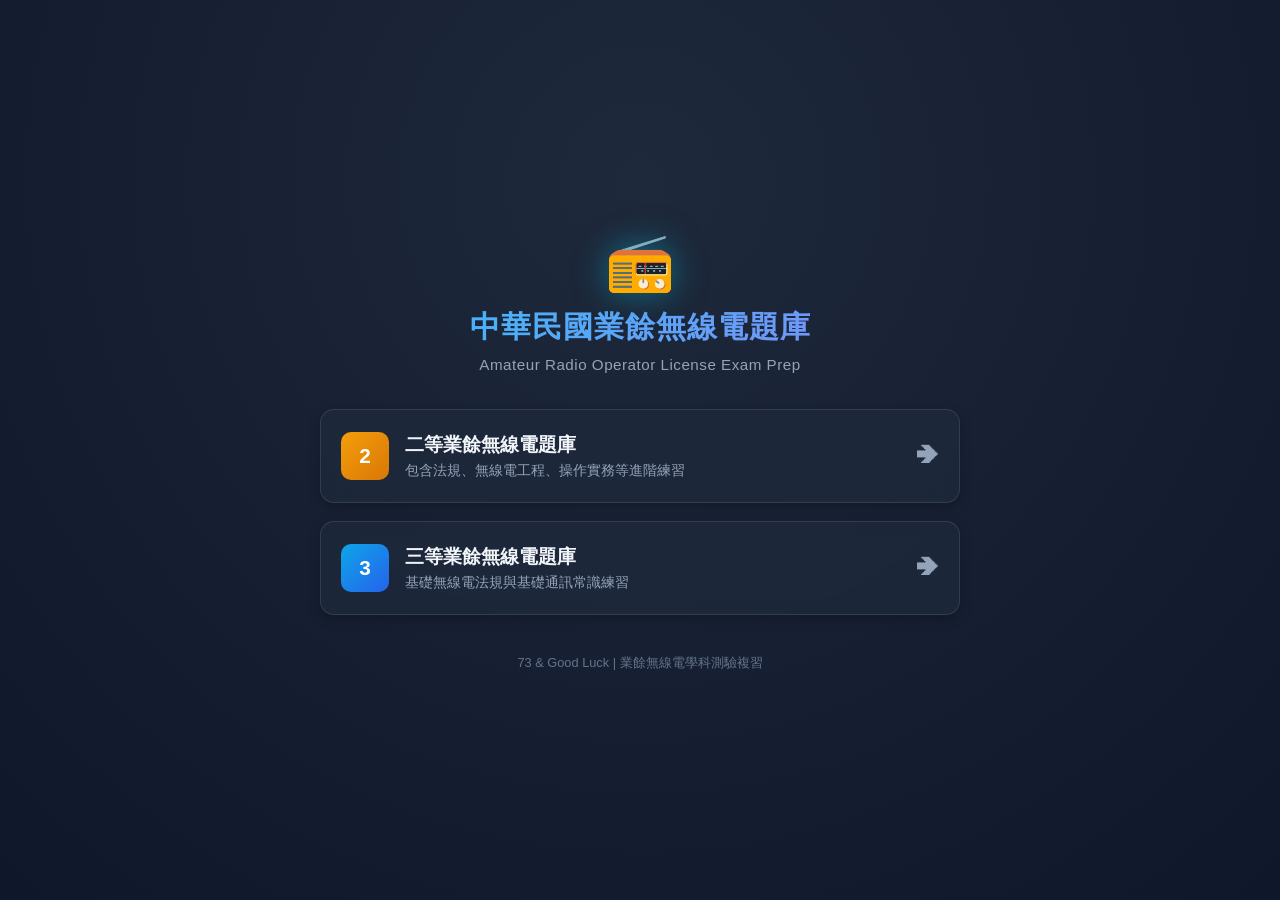
<file: exams/Radio.html>
<!DOCTYPE html>
<html lang="zh-TW">
<head>
  <meta charset="UTF-8">
  <meta name="viewport" content="width=device-width, initial-scale=1.0">
  <title>中華民國業餘無線電題庫入口</title>
  <style>
    :root {
      --bg-color: #0f172a;
      --card-bg: rgba(30, 41, 59, 0.85);
      --primary-cyan: #06b6d4;
      --primary-blue: #3b82f6;
      --text-main: #f8fafc;
      --text-sub: #94a3b8;
      --border-color: rgba(255, 255, 255, 0.1);
    }

    * {
      box-sizing: border-box;
      margin: 0;
      padding: 0;
      font-family: -apple-system, BlinkMacSystemFont, "Segoe UI", Roboto, "Helvetica Neue", Arial, sans-serif;
    }

    body {
      background: radial-gradient(circle at 50% 20%, #1e293b 0%, var(--bg-color) 100%);
      color: var(--text-main);
      min-height: 100vh;
      display: flex;
      flex-direction: column;
      justify-content: center;
      align-items: center;
      padding: 24px 16px;
    }

    .container {
      width: 100%;
      max-width: 640px;
      text-align: center;
    }

    /* 頂部電台圖示與標題 */
    .radio-icon {
      font-size: 3.5rem;
      margin-bottom: 12px;
      display: inline-block;
      filter: drop-shadow(0 0 16px rgba(6, 182, 212, 0.5));
    }

    h1 {
      font-size: 1.85rem;
      font-weight: 700;
      letter-spacing: 1px;
      margin-bottom: 8px;
      background: linear-gradient(135deg, #38bdf8, #818cf8);
      -webkit-background-clip: text;
      -webkit-text-fill-color: transparent;
    }

    .subtitle {
      color: var(--text-sub);
      font-size: 0.95rem;
      margin-bottom: 36px;
      letter-spacing: 0.5px;
    }

    /* 題庫入口按鈕卡片區 */
    .links-grid {
      display: flex;
      flex-direction: column;
      gap: 18px;
    }

    .link-card {
      background: var(--card-bg);
      border: 1px solid var(--border-color);
      border-radius: 14px;
      padding: 22px 20px;
      text-decoration: none;
      color: inherit;
      display: flex;
      align-items: center;
      justify-content: space-between;
      backdrop-filter: blur(8px);
      box-shadow: 0 4px 12px rgba(0, 0, 0, 0.25);
      transition: all 0.25s ease;
    }

    .link-card:hover {
      transform: translateY(-3px);
      border-color: rgba(56, 189, 248, 0.4);
      box-shadow: 0 8px 24px rgba(6, 182, 212, 0.2);
    }

    .card-content {
      display: flex;
      align-items: center;
      gap: 16px;
      text-align: left;
    }

    .badge {
      width: 48px;
      height: 48px;
      border-radius: 10px;
      display: flex;
      align-items: center;
      justify-content: center;
      font-size: 1.3rem;
      font-weight: 800;
      flex-shrink: 0;
    }

    .badge-2 {
      background: linear-gradient(135deg, #f59e0b, #d97706);
      color: #fff;
    }

    .badge-3 {
      background: linear-gradient(135deg, #0ea5e9, #2563eb);
      color: #fff;
    }

    .card-text h2 {
      font-size: 1.2rem;
      margin-bottom: 4px;
      color: #f1f5f9;
    }

    .card-text p {
      font-size: 0.85rem;
      color: var(--text-sub);
    }

    .arrow-icon {
      font-size: 1.4rem;
      color: var(--text-sub);
      transition: transform 0.2s ease, color 0.2s ease;
    }

    .link-card:hover .arrow-icon {
      transform: translateX(4px);
      color: #38bdf8;
    }

    footer {
      margin-top: 40px;
      font-size: 0.8rem;
      color: #64748b;
    }
  </style>
</head>
<body>

  <div class="container">
    <div class="radio-icon">📻</div>
    <h1>中華民國業餘無線電題庫</h1>
    <p class="subtitle">Amateur Radio Operator License Exam Prep</p>

    <div class="links-grid">
      <!-- 二等題庫入口 -->
      <a href="./Radio_lv2.html" class="link-card">
        <div class="card-content">
          <div class="badge badge-2">2</div>
          <div class="card-text">
            <h2>二等業餘無線電題庫</h2>
            <p>包含法規、無線電工程、操作實務等進階練習</p>
          </div>
        </div>
        <div class="arrow-icon">➔</div>
      </a>

      <!-- 三等題庫入口 -->
      <a href="./Radio_lv3.html" class="link-card">
        <div class="card-content">
          <div class="badge badge-3">3</div>
          <div class="card-text">
            <h2>三等業餘無線電題庫</h2>
            <p>基礎無線電法規與基礎通訊常識練習</p>
          </div>
        </div>
        <div class="arrow-icon">➔</div>
      </a>
    </div>

    <footer>
      73 & Good Luck | 業餘無線電學科測驗複習
    </footer>
  </div>

</body>
</html>
</file>
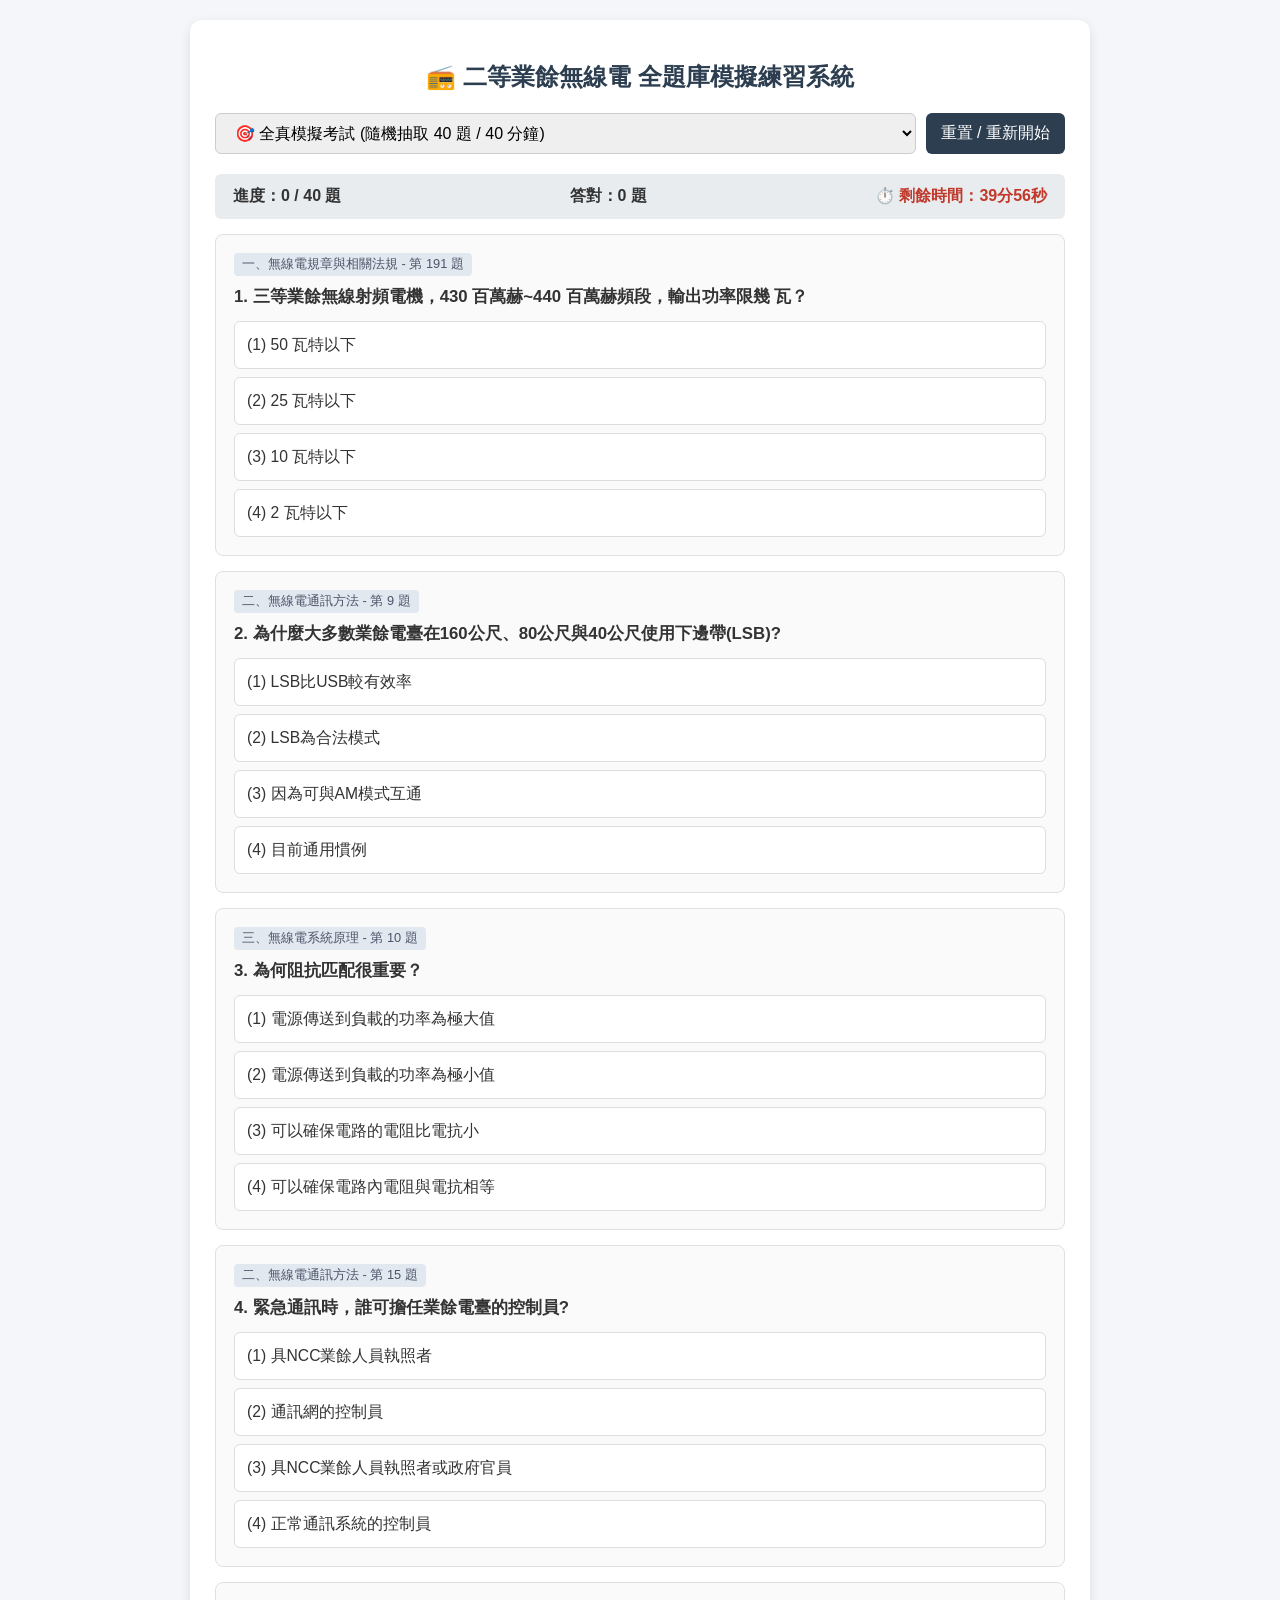
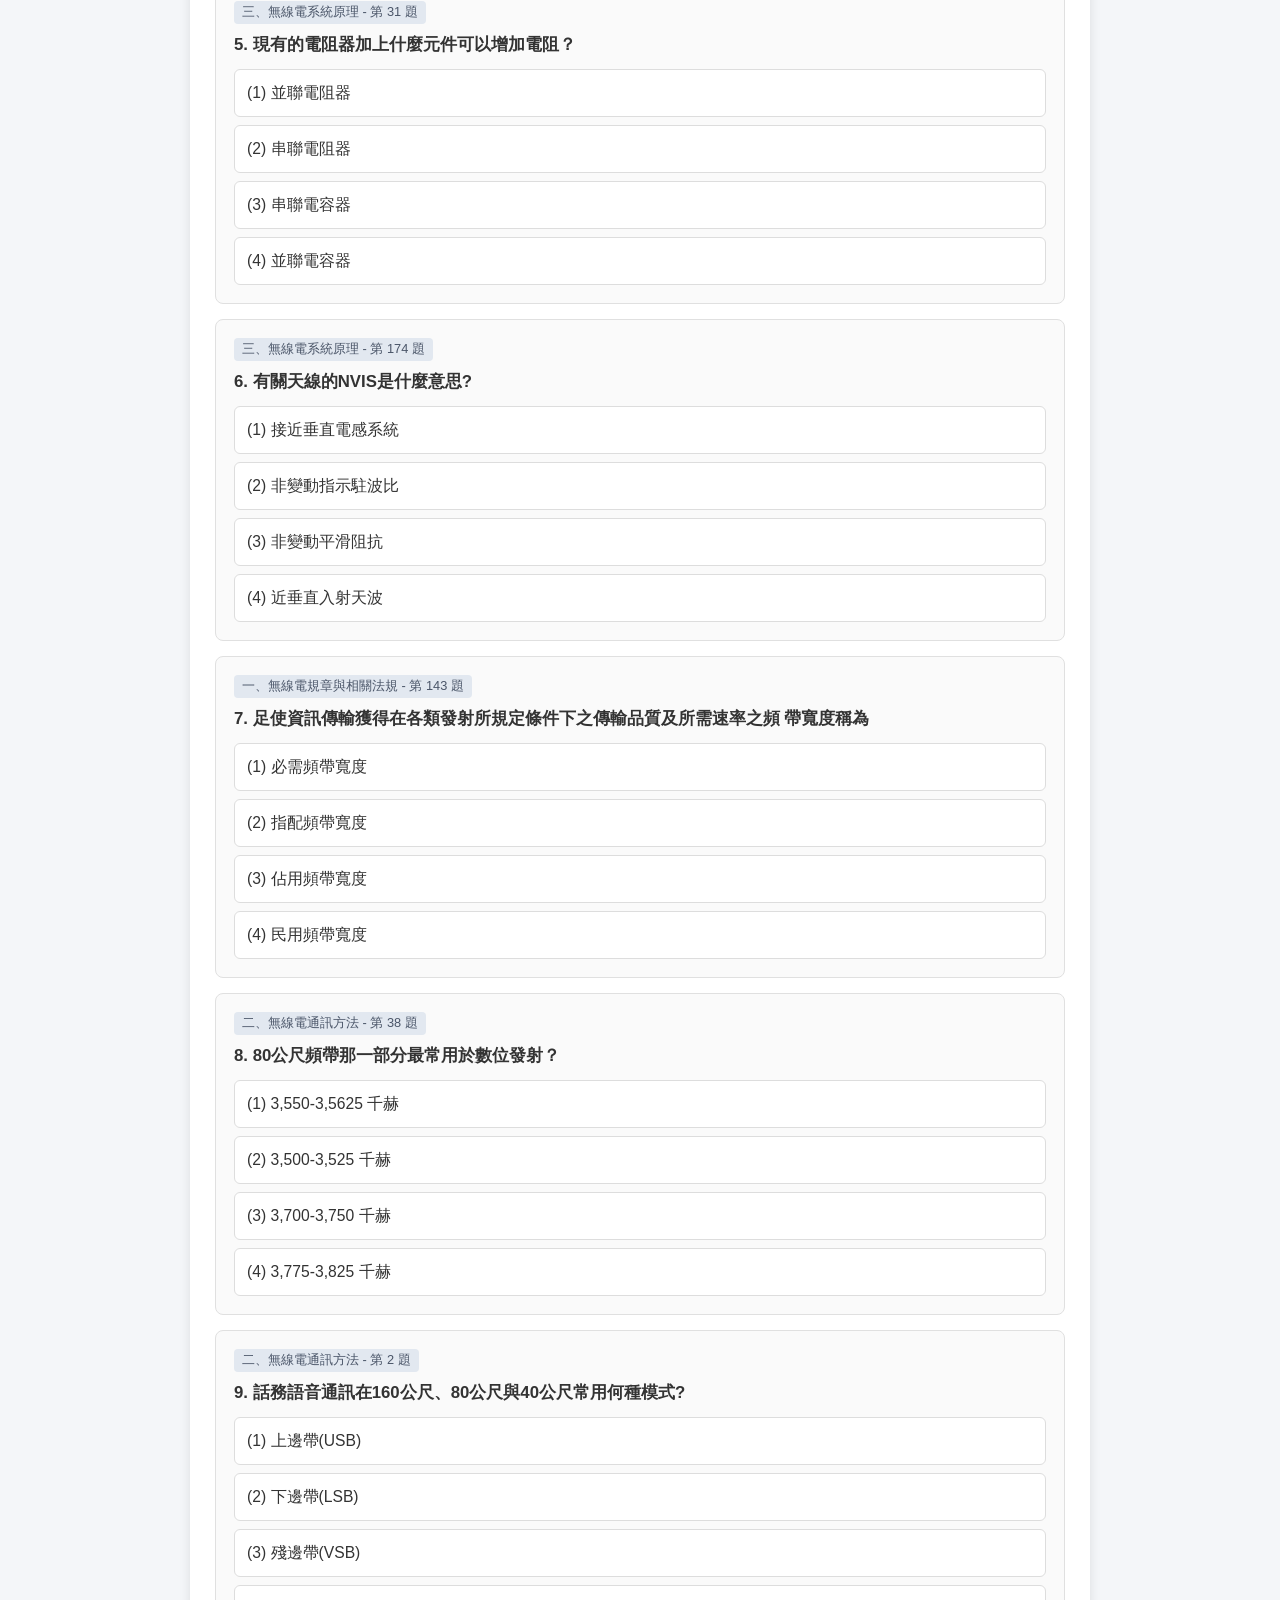
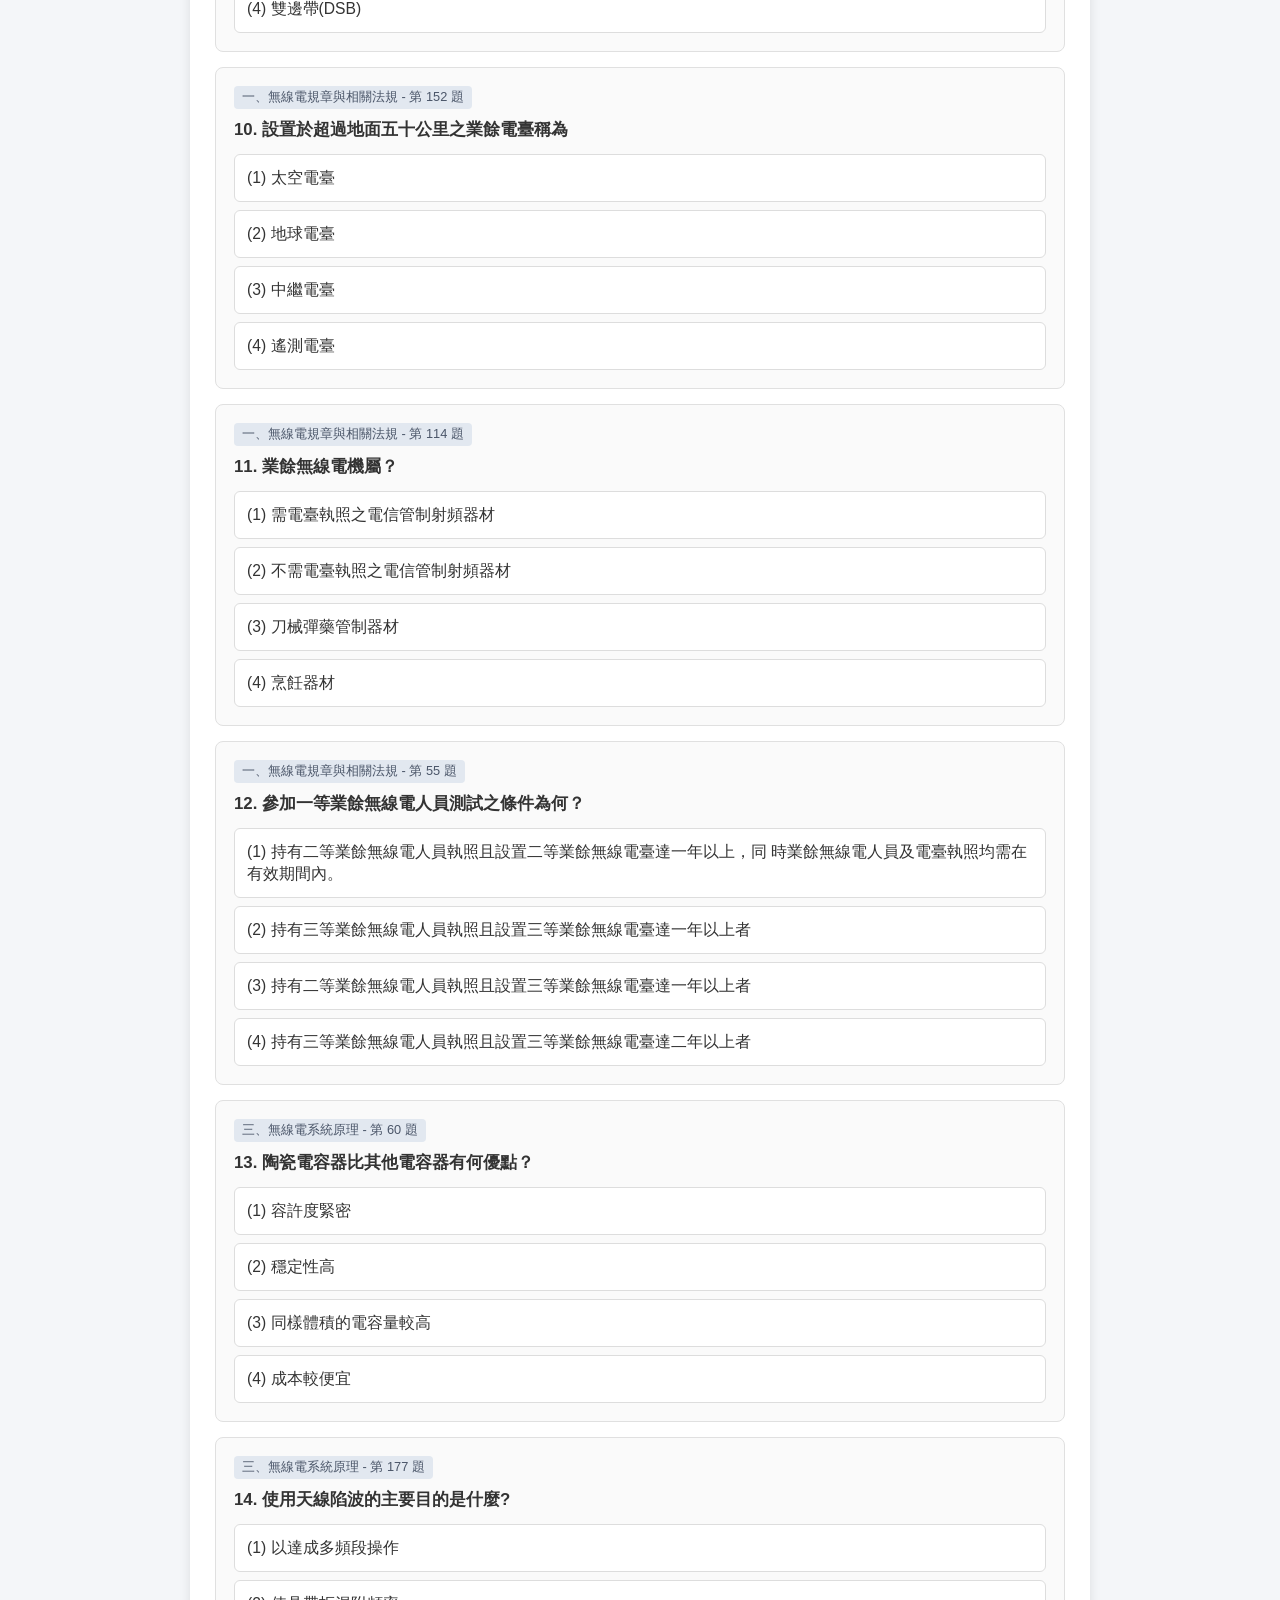
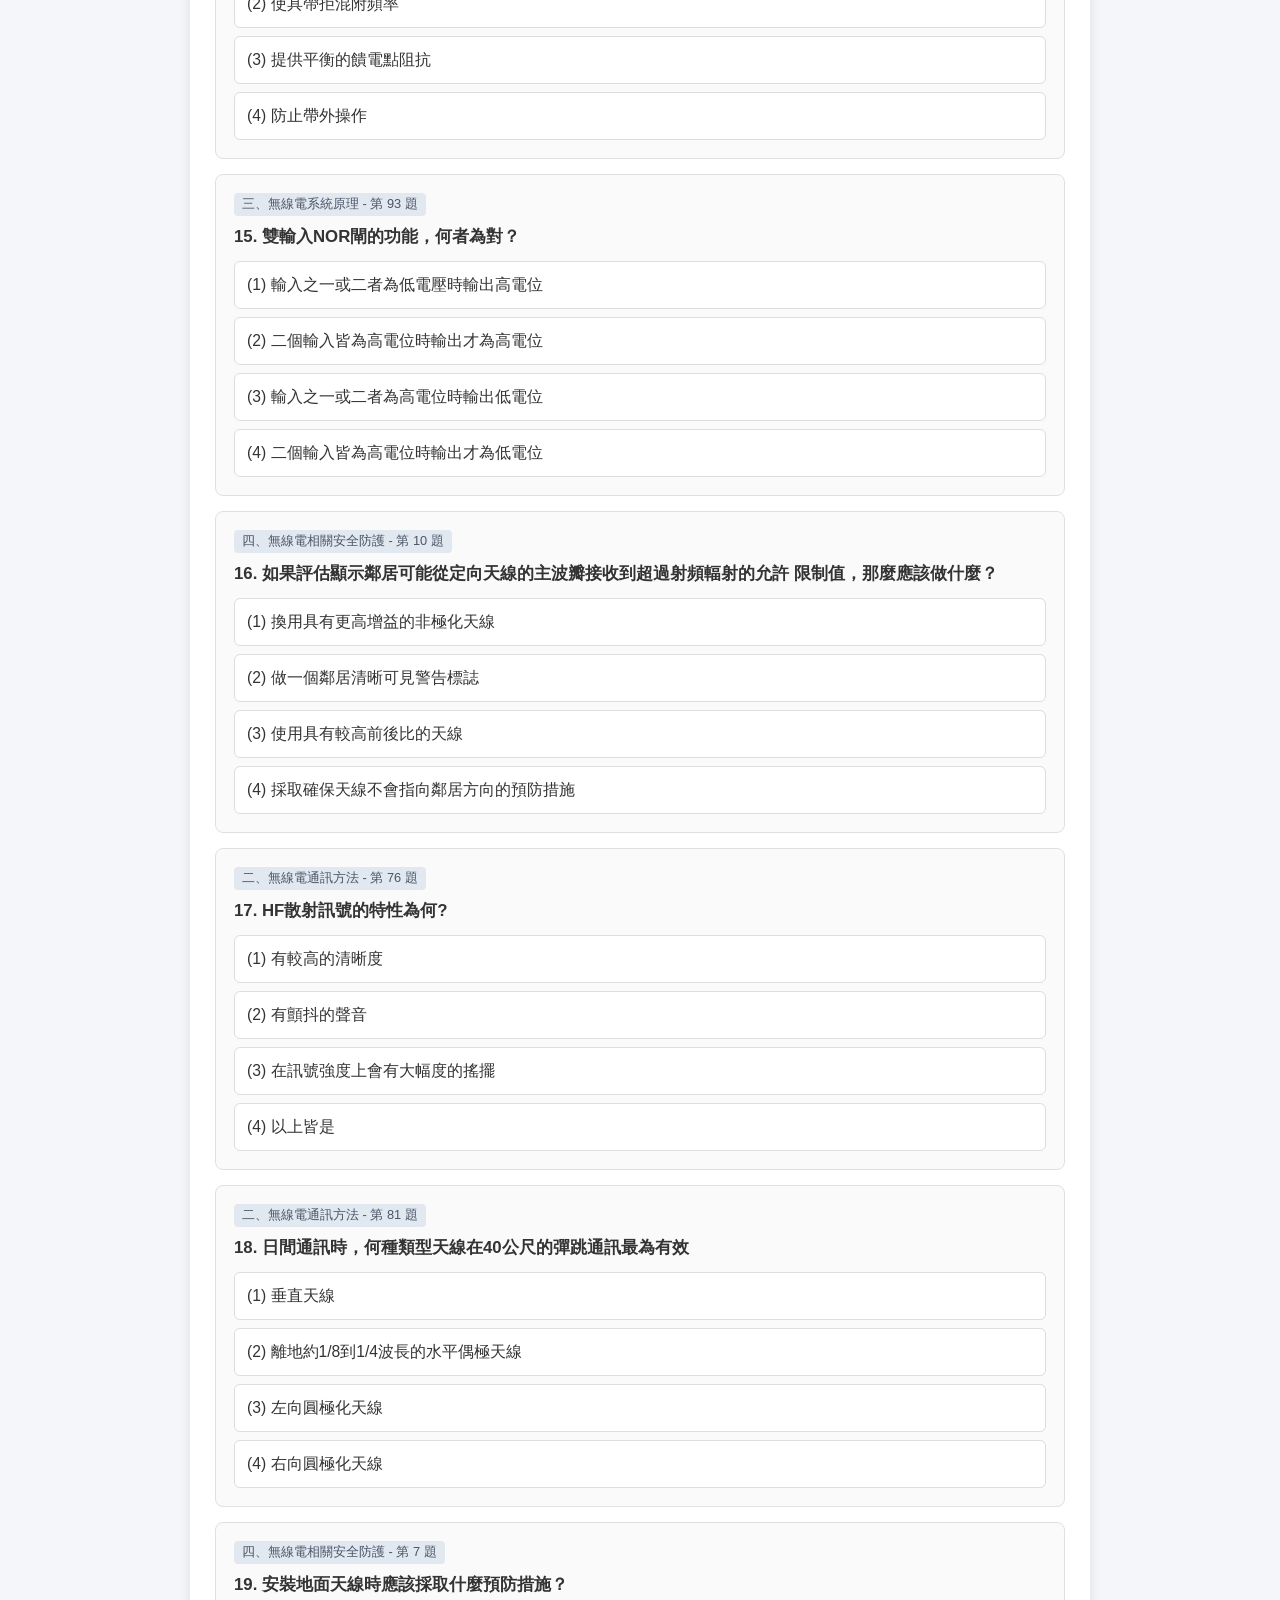
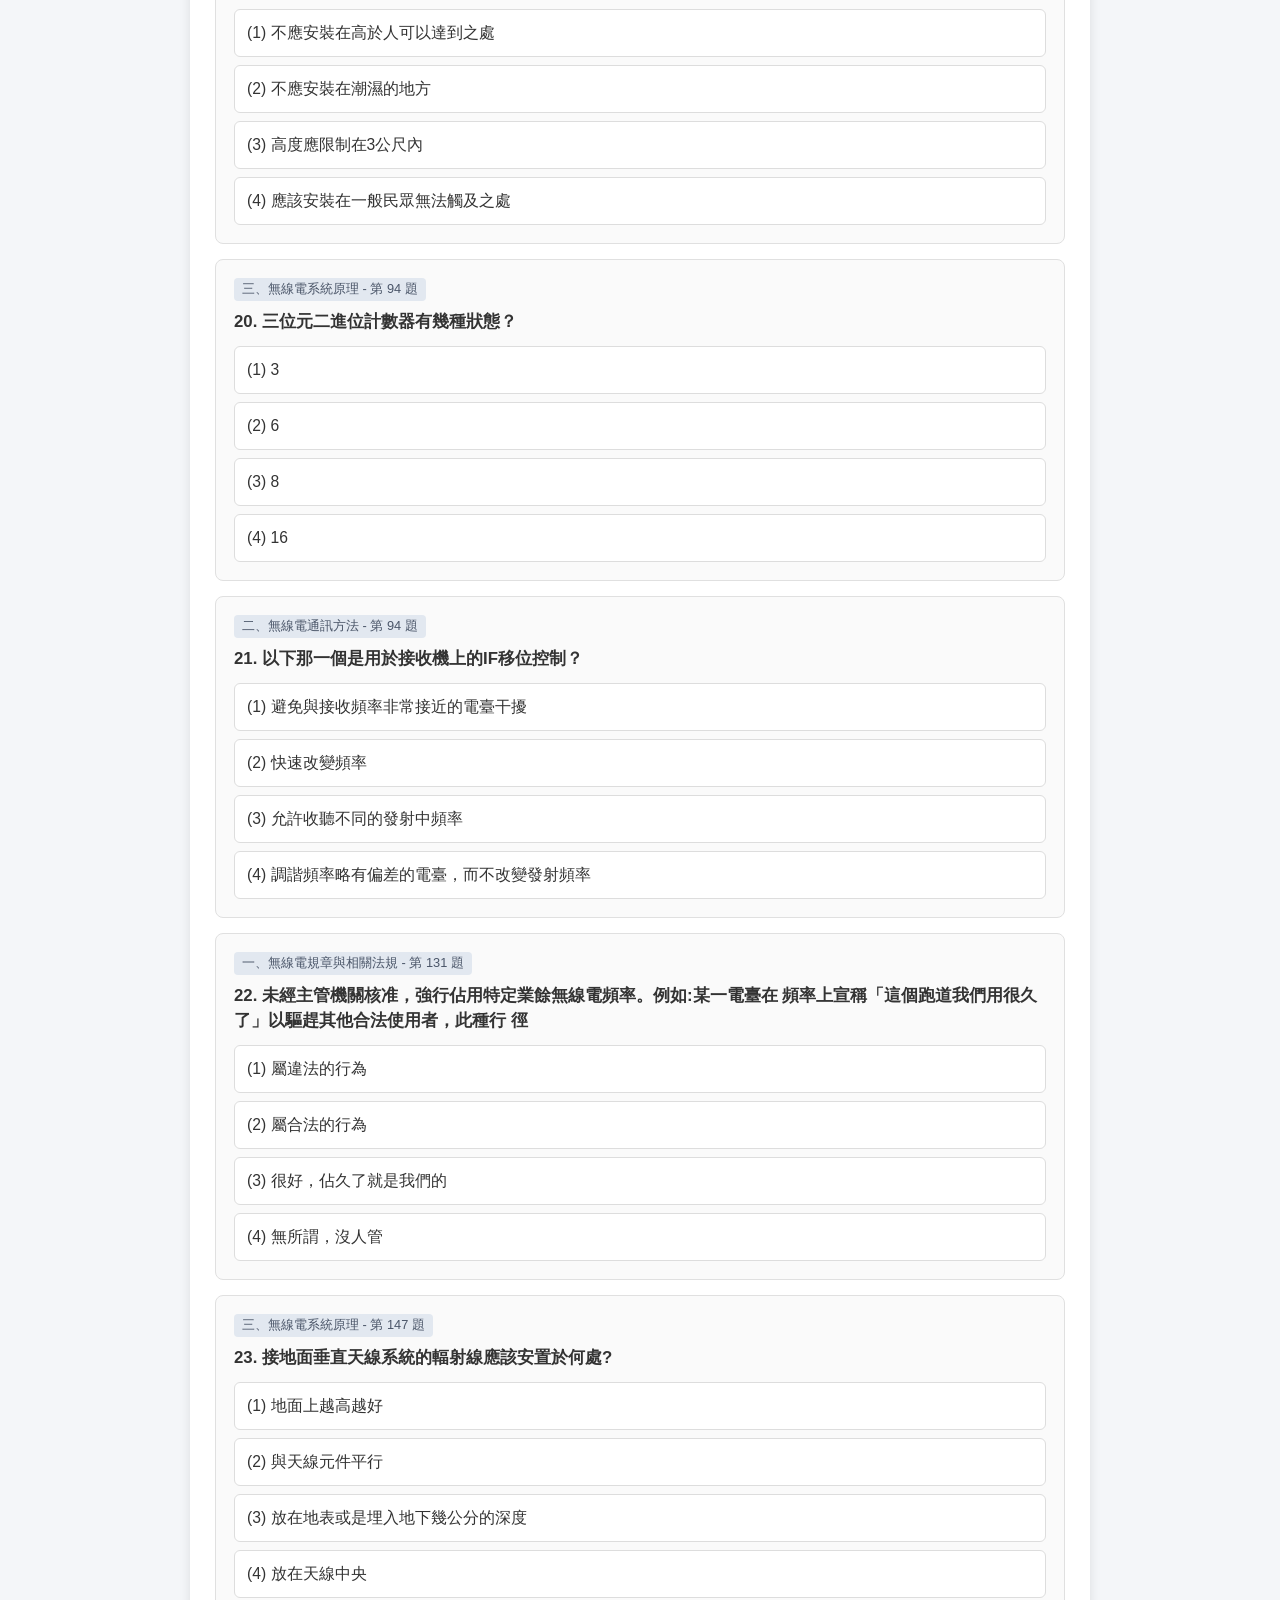
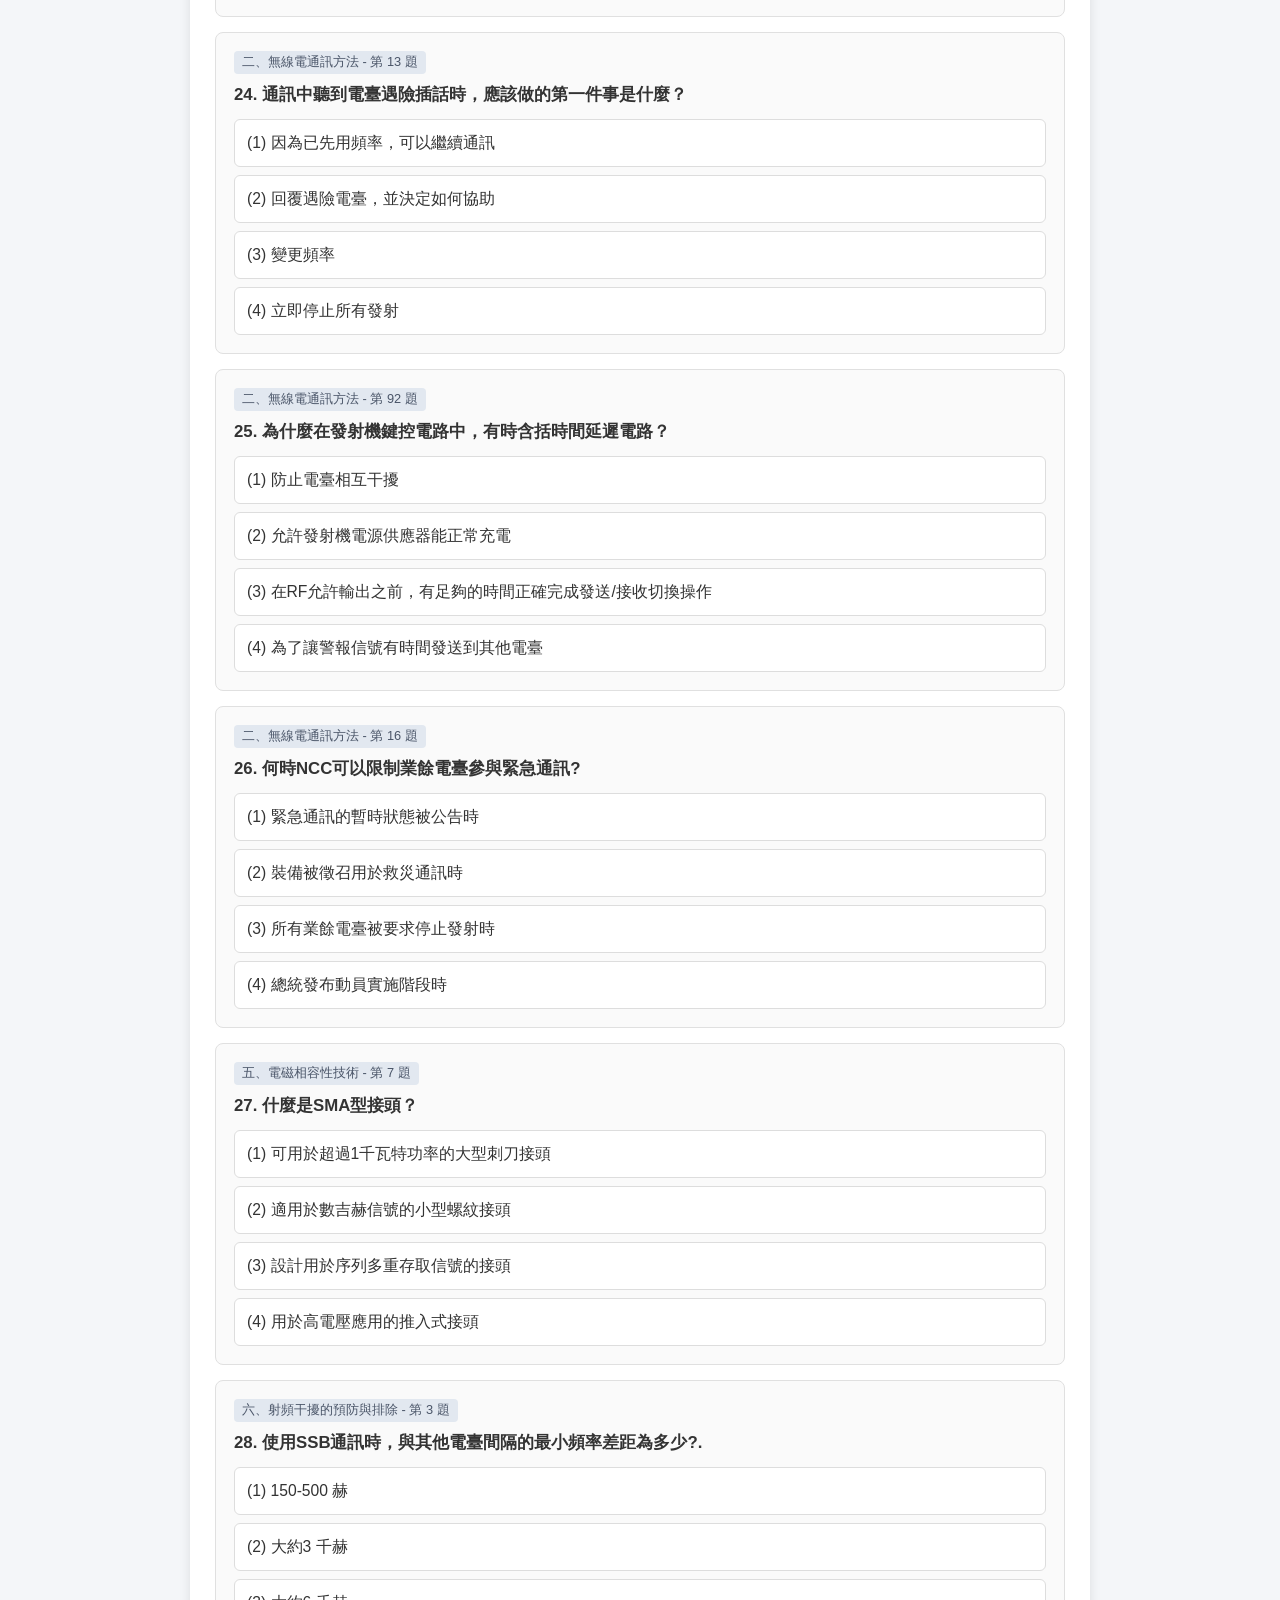
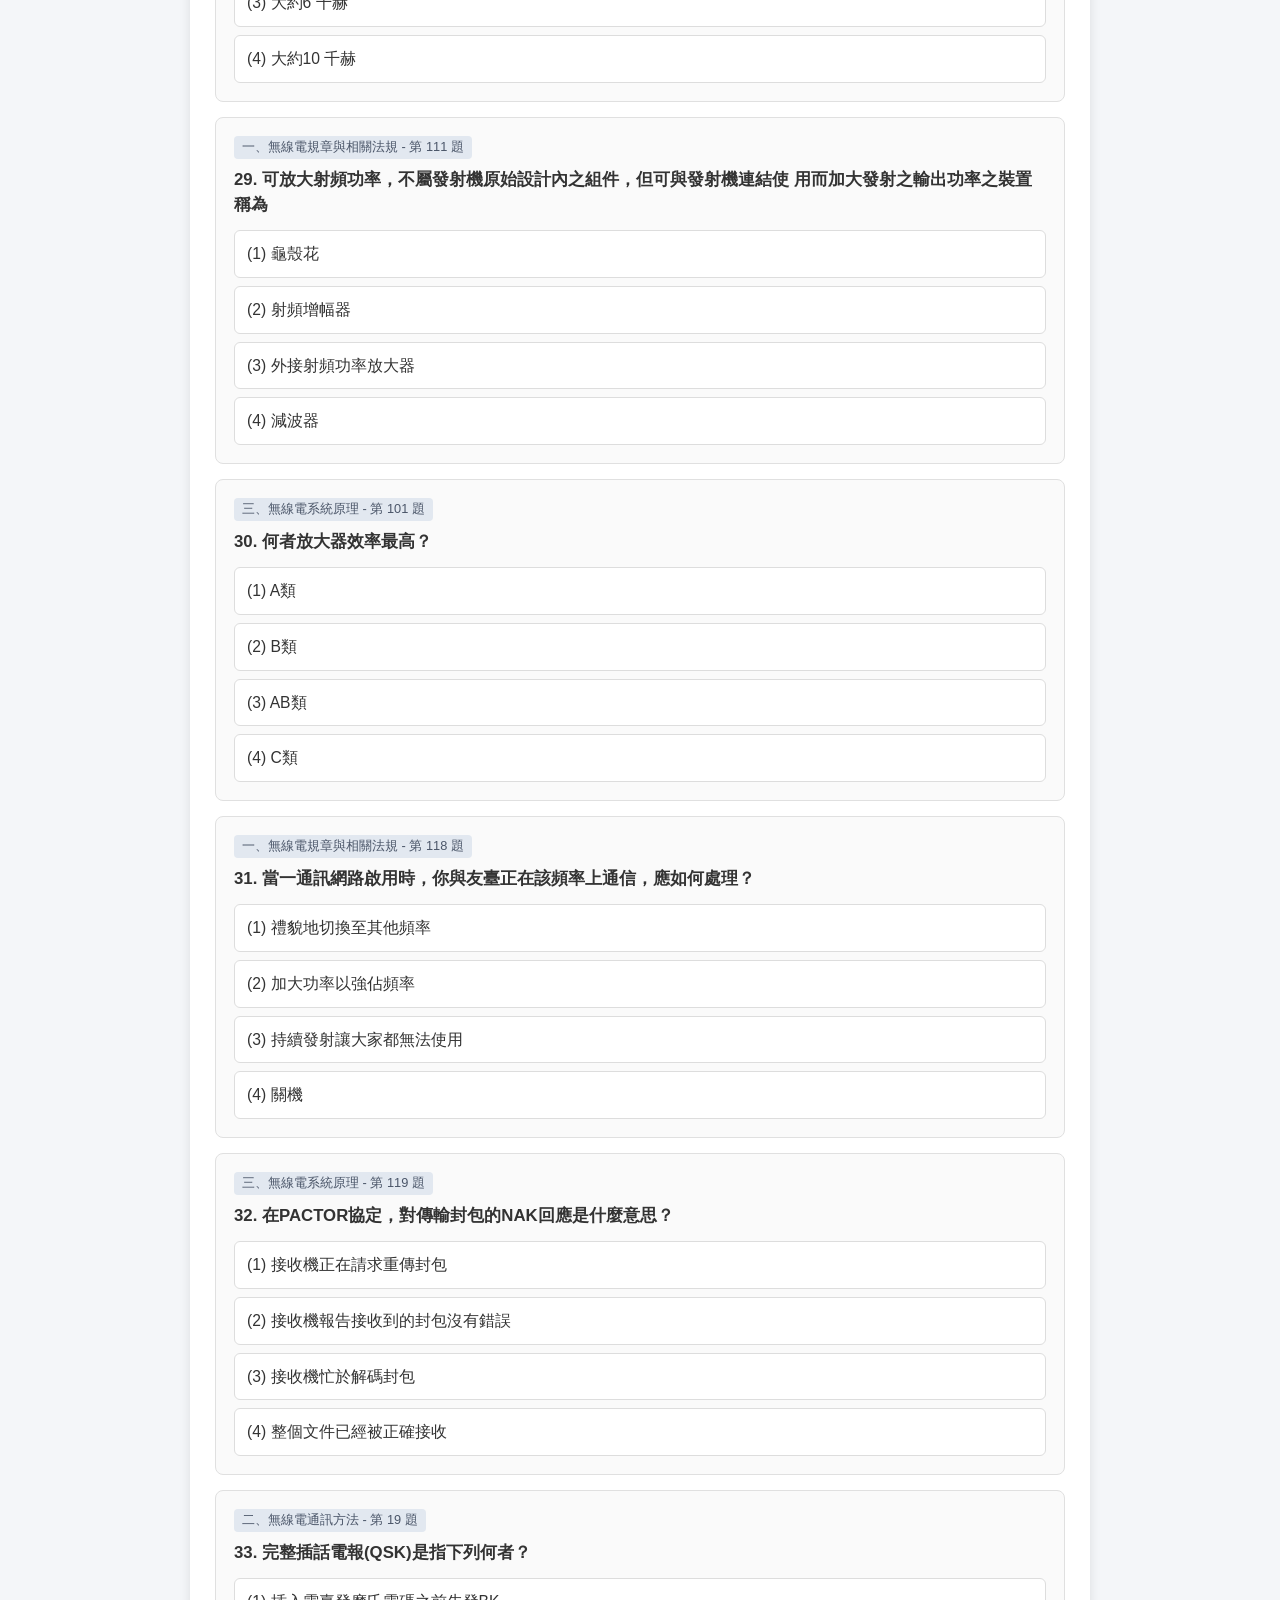
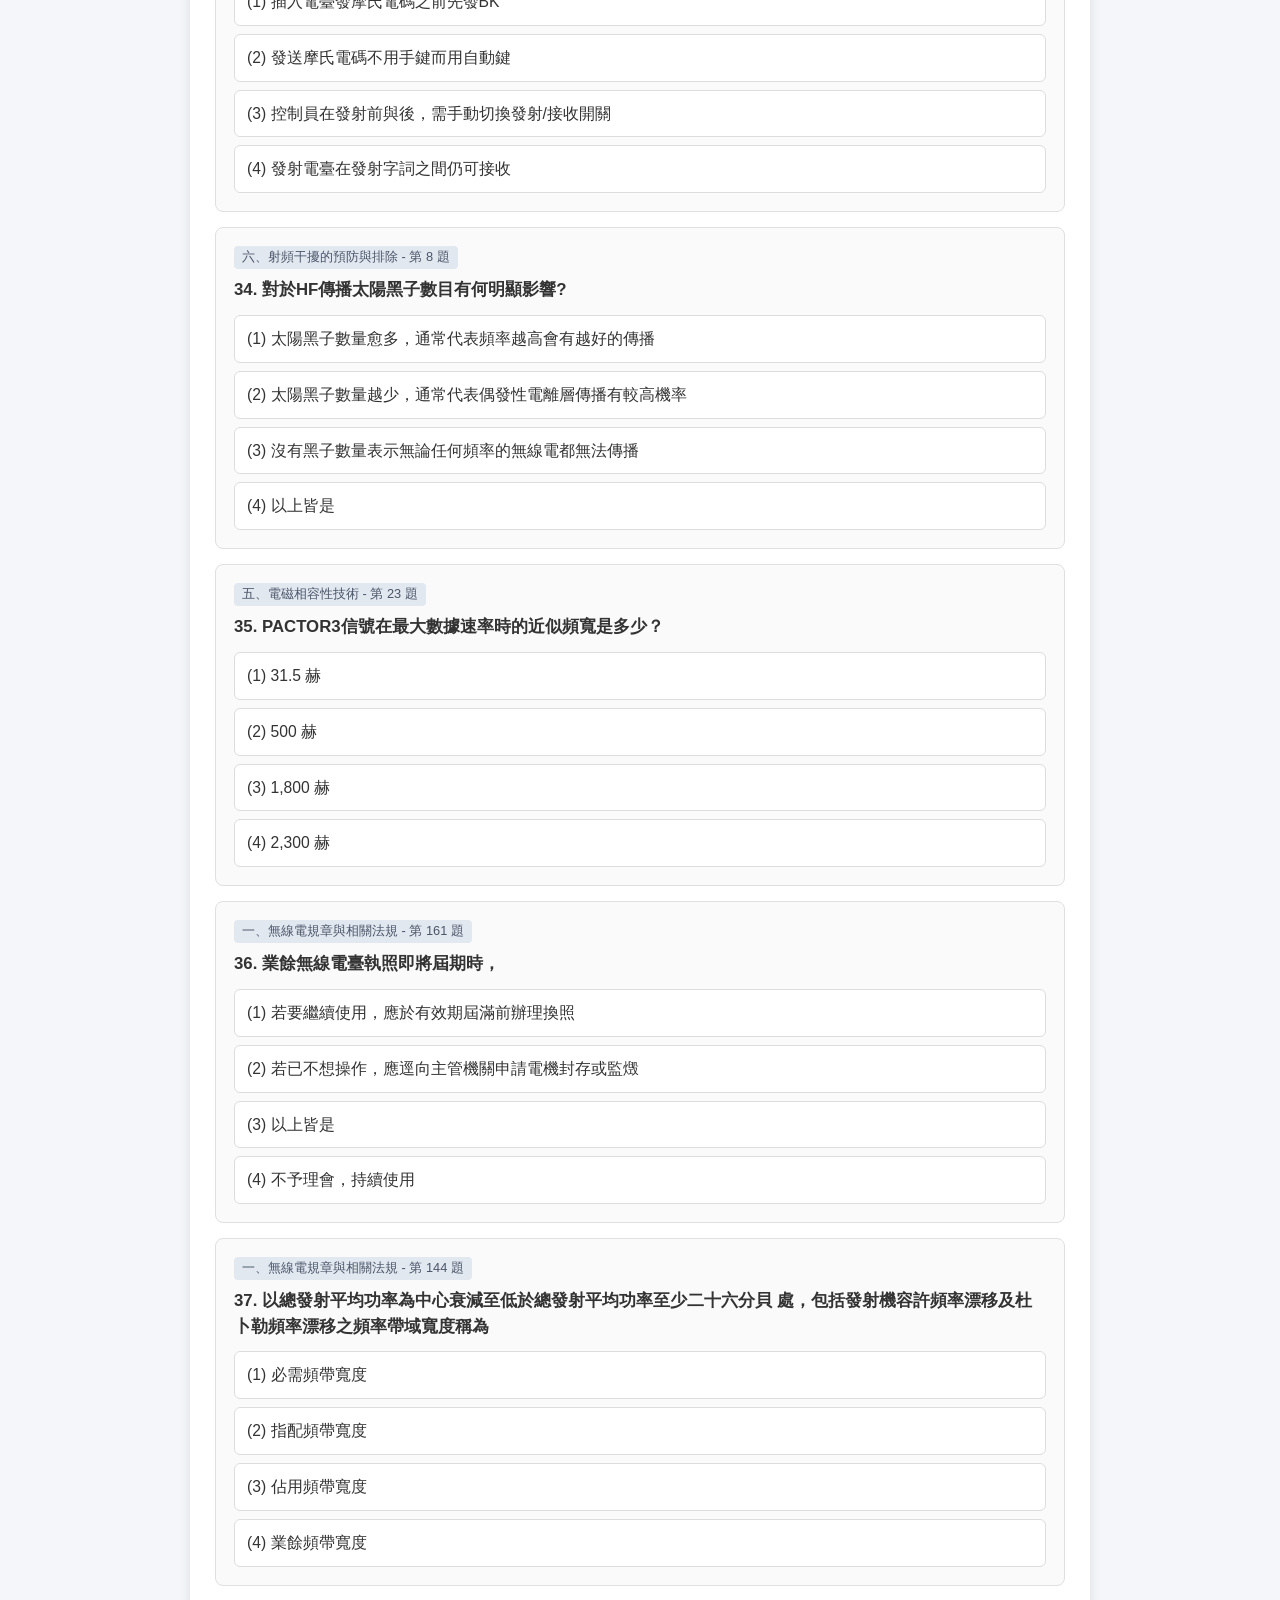
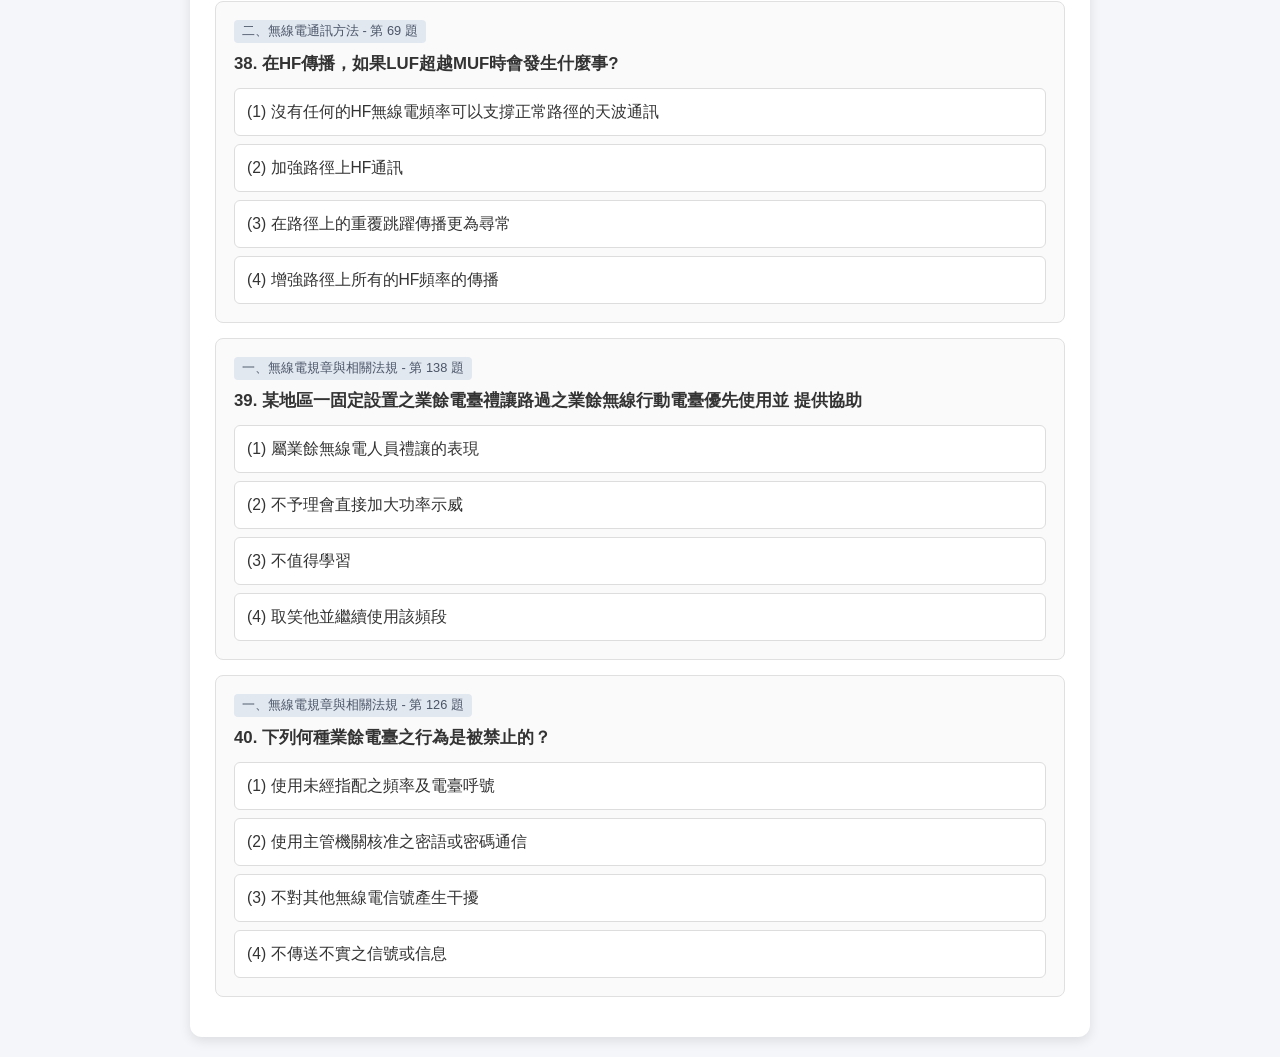
<file: exams/Radio_lv2.html>
<!DOCTYPE html>
<html lang="zh-TW">
<head>
    <meta charset="UTF-8">
    <meta name="viewport" content="width=device-width, initial-scale=1.0">
    <title>二等業餘無線電人員資格測試 - 全題庫練習與模擬測驗</title>
    <style>
        :root {
            --primary-color: #2c3e50;
            --secondary-color: #16a085;
            --accent-color: #e67e22;
            --bg-color: #f4f6f9;
            --card-bg: #ffffff;
            --correct-color: #27ae60;
            --wrong-color: #c0392b;
        }

        body {
            font-family: -apple-system, BlinkMacSystemFont, "Segoe UI", Roboto, "Helvetica Neue", Arial, sans-serif;
            background-color: var(--bg-color);
            color: #333;
            margin: 0;
            padding: 20px;
            display: flex;
            justify-content: center;
        }

        .container {
            width: 100%;
            max-width: 850px;
            background: var(--card-bg);
            padding: 25px;
            border-radius: 12px;
            box-shadow: 0 4px 12px rgba(0,0,0,0.1);
        }

        h1 {
            text-align: center;
            color: var(--primary-color);
            margin-bottom: 20px;
            font-size: 1.5rem;
        }

        .controls {
            display: flex;
            gap: 10px;
            margin-bottom: 20px;
            flex-wrap: wrap;
        }

        select, button, input[type="number"] {
            padding: 10px 15px;
            border-radius: 6px;
            border: 1px solid #ccc;
            font-size: 1rem;
        }

        select {
            flex: 1;
            min-width: 250px;
        }

        button {
            background-color: var(--primary-color);
            color: white;
            border: none;
            cursor: pointer;
            transition: background 0.2s;
        }

        button:hover {
            background-color: #1a252f;
        }

        .stats-bar {
            display: flex;
            justify-content: space-between;
            align-items: center;
            margin-bottom: 15px;
            font-weight: bold;
            background: #e9ecef;
            padding: 12px 18px;
            border-radius: 6px;
            flex-wrap: wrap;
            gap: 10px;
        }

        .question-card {
            border: 1px solid #e0e0e0;
            border-radius: 8px;
            padding: 18px;
            margin-bottom: 15px;
            background: #fafafa;
        }

        .question-title {
            font-weight: bold;
            margin-bottom: 12px;
            font-size: 1.05rem;
            line-height: 1.5;
        }

        .category-tag {
            font-size: 0.8rem;
            background: #e2e8f0;
            color: #4a5568;
            padding: 3px 8px;
            border-radius: 4px;
            margin-bottom: 8px;
            display: inline-block;
        }

        .options {
            display: flex;
            flex-direction: column;
            gap: 8px;
        }

        .option-btn {
            text-align: left;
            background: white;
            color: #333;
            border: 1px solid #ddd;
            padding: 12px;
            border-radius: 6px;
            transition: all 0.2s;
            font-size: 0.98rem;
            line-height: 1.4;
            cursor: pointer;
        }

        .option-btn:hover:not([disabled]) {
            background: #eef5ff;
            border-color: var(--primary-color);
        }

        .option-btn.correct {
            background-color: #d4edda !important;
            border-color: var(--correct-color) !important;
            color: #155724 !important;
            font-weight: bold;
        }

        .option-btn.wrong {
            background-color: #f8d7da !important;
            border-color: var(--wrong-color) !important;
            color: #721c24 !important;
        }

        .pagination {
            display: flex;
            justify-content: space-between;
            align-items: center;
            margin-top: 20px;
            padding-top: 15px;
            border-top: 1px solid #eee;
            flex-wrap: wrap;
            gap: 10px;
        }

        .jump-box {
            display: flex;
            align-items: center;
            gap: 5px;
        }

        .jump-box input {
            width: 60px;
            text-align: center;
            padding: 6px;
        }

        .result-screen {
            text-align: center;
            padding: 20px;
        }

        .score-big {
            font-size: 3rem;
            font-weight: bold;
            color: var(--primary-color);
            margin: 10px 0;
        }

        .pass-tag {
            font-size: 1.2rem;
            font-weight: bold;
            padding: 6px 18px;
            border-radius: 20px;
            display: inline-block;
        }

        .pass { background: #d4edda; color: #155724; }
        .fail { background: #f8d7da; color: #721c24; }
    </style>
</head>
<body>

<div class="container">
    <h1>📻 二等業餘無線電 全題庫模擬練習系統</h1>

    <div class="controls">
        <select id="modeSelect" onchange="startQuiz()">
            <option value="exam">🎯 全真模擬考試 (隨機抽取 40 題 / 40 分鐘)</option>
            <option value="all">📚 全部章節完整練習 (共 606 題)</option>
            <option value="ch1">一、無線電規章與相關法規 (完整 214 題)</option>
            <option value="ch2">二、無線電通訊方法 (完整 133 題)</option>
            <option value="ch3">三、無線電系統原理 (完整 184 題)</option>
            <option value="ch4">四、無線電相關安全防護 (完整 26 題)</option>
            <option value="ch5">五、電磁相容性技術 (完整 28 題)</option>
            <option value="ch6">六、射頻干擾的預防與排除 (完整 21 題)</option>
        </select>
        <button onclick="startQuiz()">重置 / 重新開始</button>
    </div>

    <div class="stats-bar" id="statsBar" style="display:none;">
        <span id="progressText">進度：0 / 0</span>
        <span id="scoreText">答對：0 題</span>
        <span id="timerText" style="color: var(--wrong-color); font-weight: bold;"></span>
    </div>

    <div id="quizArea"></div>

    <div class="pagination" id="pageNav" style="display:none;">
        <button id="prevBtn" onclick="changePage(-1)">上一頁</button>
        <div class="jump-box">
            <span>跳至第</span>
            <input type="number" id="jumpPageInput" min="1" value="1">
            <span>頁</span>
            <button onclick="jumpToPage()">Go</button>
            <span id="pageText" style="margin-left: 10px;">(共 1 頁)</span>
        </div>
        <button id="nextBtn" onclick="changePage(1)">下一頁</button>
    </div>

    <div id="resultArea" class="result-screen" style="display:none;"></div>
</div>

<script>
const fullQuestionBank = [{"id": "ch1-1", "num": 1, "cat": "ch1", "catName": "一、無線電規章與相關法規", "q": "二等電臺可以使用下列哪些頻帶？", "options": ["60、20、17與12 公尺", "160、60、40與10 公尺", "160、60、30、17、12與10 公尺", "160、30、17、15、12與10 公尺"], "ans": 3}, {"id": "ch1-2", "num": 2, "cat": "ch1", "catName": "一、無線電規章與相關法規", "q": "下列哪個頻帶禁止使用話務操作？", "options": ["160 公尺", "30 公尺", "17 公尺", "12 公尺"], "ans": 1}, {"id": "ch1-3", "num": 3, "cat": "ch1", "catName": "一、無線電規章與相關法規", "q": "下列哪個頻帶禁止發射影像？", "options": ["160 公尺", "30 公尺", "20 公尺", "12 公尺"], "ans": 1}, {"id": "ch1-4", "num": 4, "cat": "ch1", "catName": "一、無線電規章與相關法規", "q": "下列哪個業餘頻帶只能在特定頻道通訊，而非使用整個頻帶？", "options": ["11 公尺", "12 公尺", "60 公尺", "75 公尺"], "ans": 1}, {"id": "ch1-5", "num": 5, "cat": "ch1", "catName": "一、無線電規章與相關法規", "q": "下列哪個頻率是二等電臺在40公尺頻帶可用的部份？", "options": ["7.200 百萬赫", "7.500 百萬赫", "40.200 百萬赫", "40.500 百萬赫"], "ans": 0}, {"id": "ch1-6", "num": 6, "cat": "ch1", "catName": "一、無線電規章與相關法規", "q": "下列哪個頻率是二等電臺在160公尺話務頻帶可用的部份？", "options": ["1,875 千赫", "1,975 千赫", "3,900 千赫", "4,005 千赫"], "ans": 0}, {"id": "ch1-7", "num": 7, "cat": "ch1", "catName": "一、無線電規章與相關法規", "q": "下列哪個頻率是二等電臺在20公尺話務頻帶可用的部份？", "options": ["14,505 千赫", "14,605 千赫", "14,305 千赫", "14,405 千赫"], "ans": 2}, {"id": "ch1-8", "num": 8, "cat": "ch1", "catName": "一、無線電規章與相關法規", "q": "下列哪個頻率是二等電臺在80公尺頻帶可用的部份？", "options": ["1,855 千赫", "2,560 千赫", "3,560 千赫", "3,650 千赫"], "ans": 2}, {"id": "ch1-9", "num": 9, "cat": "ch1", "catName": "一、無線電規章與相關法規", "q": "下列哪個頻率是二等電臺在15公尺頻帶可用的部份？", "options": ["14,250 千赫", "18,155 千赫", "21,300 千赫", "24,900 千赫"], "ans": 2}, {"id": "ch1-10", "num": 10, "cat": "ch1", "catName": "一、無線電規章與相關法規", "q": "下列哪個頻率是二等電臺控制員可以使用的？", "options": ["28.020 百萬赫", "28.350 百萬赫", "28.550 百萬赫", "以上皆是"], "ans": 3}, {"id": "ch1-11", "num": 11, "cat": "ch1", "catName": "一、無線電規章與相關法規", "q": "當二等電臺不被允許使用特定頻帶的話務部份時，哪個話務區段部份通 常是可允許使用的？", "options": ["頻帶的下段(較低頻率)", "頻帶的上段(較高頻率)", "7.3百萬赫以下頻率的下段與14.150百萬赫以上頻率的上段", "7.3百萬赫以下頻率的上段與14.150百萬赫以上頻率的下段"], "ans": 1}, {"id": "ch1-12", "num": 12, "cat": "ch1", "catName": "一、無線電規章與相關法規", "q": "當NCC規定的頻帶在業餘業務為次要使用時，須遵守下列何者規定？", "options": ["業餘電臺使用一個頻率之前，先記錄主要服務的呼號", "業餘電臺只在緊急情況下被允許使用該頻帶", "業餘電臺在不對主要使用者造成有害干擾時允許使用", "業餘電臺在每天的特定時段使用，而主要使用者可以使用24小時"], "ans": 2}, {"id": "ch1-13", "num": 13, "cat": "ch1", "catName": "一、無線電規章與相關法規", "q": "當二等業餘電臺在30公尺頻帶操作時，如果受到主要業務電臺干擾時， 如何處理是恰當的？", "options": ["向NCC檢舉該干擾", "增加發射功率以克服干擾", "試圖聯絡該電臺並要求他停止干擾", "停止自己的發射或是移至無干擾的頻率"], "ans": 3}, {"id": "ch1-14", "num": 14, "cat": "ch1", "catName": "一、無線電規章與相關法規", "q": "控制員持有NCC核發的二等電臺允許操作的頻帶是ITU的哪個區域？", "options": ["1區", "2區", "3區", "以上皆可"], "ans": 2}, {"id": "ch1-15", "num": 15, "cat": "ch1", "catName": "一、無線電規章與相關法規", "q": "業餘電臺所架設的天線離地面多少高度以上，須設置航空色標及標識燈 具?", "options": ["9 公尺", "30 公尺", "60 公尺", "100 公尺"], "ans": 2}, {"id": "ch1-16", "num": 16, "cat": "ch1", "catName": "一、無線電規章與相關法規", "q": "示標電臺(Beacon)遵守下列何者規定?", "options": ["示標電臺不須自動控制", "頻率由國家示標電臺組織指定", "頻率須定期上網公布", "相同電臺位置於相同頻帶僅能發射一個示標信號"], "ans": 3}, {"id": "ch1-17", "num": 17, "cat": "ch1", "catName": "一、無線電規章與相關法規", "q": "根據NCC規定，示標電臺的作用是什麼?", "options": ["觀察傳播與接收狀況", "自動確認中繼臺", "傳送公共利益有關的布告欄給業餘電臺", "確認網路頻率"], "ans": 0}, {"id": "ch1-18", "num": 18, "cat": "ch1", "catName": "一、無線電規章與相關法規", "q": "何時業餘電臺可以對公眾轉傳廣播內容?", "options": ["廣播內容與大眾安全直接相關而且無其他通訊方式可用時", "廣播內容須獲得官方緊急救難單位許可", "由NCC許可", "以上皆是"], "ans": 0}, {"id": "ch1-19", "num": 19, "cat": "ch1", "catName": "一、無線電規章與相關法規", "q": "業餘電臺使用縮寫或程序信號的限制是什麼?", "options": ["僅Q簡語可用", "對訊息的意義不會產生混淆不清即可", "不准使用", "只准用「10編碼」"], "ans": 1}, {"id": "ch1-20", "num": 20, "cat": "ch1", "catName": "一、無線電規章與相關法規", "q": "如何依業餘無線電實務選擇發射頻率?", "options": ["頻率與模式須符合執照權限", "符合業餘無線電頻帶規劃", "發射前先監聽有無他人正在使用", "以上皆是"], "ans": 3}, {"id": "ch1-21", "num": 21, "cat": "ch1", "catName": "一、無線電規章與相關法規", "q": "業餘電臺何時可傳送與金錢相關或營利內容?", "options": ["業餘電臺之間討論用於電臺的設備轉讓，而且不是常規買賣時", "無其他通信方式可用時", "物品小於新臺幣6,000元即可", "任何狀況皆不可"], "ans": 0}, {"id": "ch1-22", "num": 22, "cat": "ch1", "catName": "一、無線電規章與相關法規", "q": "示標電臺(Beacon)之最大功率為何?", "options": ["100 瓦特", "200 瓦特", "600 瓦特", "1,500 瓦特"], "ans": 2}, {"id": "ch1-23", "num": 23, "cat": "ch1", "catName": "一、無線電規章與相關法規", "q": "業餘電臺操作方式若無NCC相關規定時應如何？", "options": ["要符合IARU規定", "要符合業餘無線電操作傳統", "符合「良好工程規範」與「良好業餘無線電實務」", "以上皆是"], "ans": 2}, {"id": "ch1-24", "num": 24, "cat": "ch1", "catName": "一、無線電規章與相關法規", "q": "業餘電臺操作方式不在業餘無線電人員及電臺管理辦法規定時，誰可判 定業餘電臺是否符合「良好工程規範」與「良好業餘無線電實務」?", "options": ["NCC", "控制員", "IEEE", "ITU"], "ans": 0}, {"id": "ch1-25", "num": 25, "cat": "ch1", "catName": "一、無線電規章與相關法規", "q": "業餘電臺使用10.140百萬赫之最大功率為何?", "options": ["200 瓦特", "1,000 瓦特", "1,500 瓦特", "2,000 瓦特"], "ans": 0}, {"id": "ch1-26", "num": 26, "cat": "ch1", "catName": "一、無線電規章與相關法規", "q": "二等業餘電臺在12公尺頻段最大發射功率為何?", "options": ["50 瓦特", "200 瓦特", "600 瓦特", "相當半波偶極發射100瓦特之功率"], "ans": 2}, {"id": "ch1-27", "num": 27, "cat": "ch1", "catName": "一、無線電規章與相關法規", "q": "業餘電臺在20公尺頻段使用USB之最大頻寬為何?", "options": ["2.8 千赫", "5.6 千赫", "1.8 千赫", "3 千赫"], "ans": 0}, {"id": "ch1-28", "num": 28, "cat": "ch1", "catName": "一、無線電規章與相關法規", "q": "在業餘頻帶發射機使用功率的通用準則是?", "options": ["使用可以通訊的最低功率", "14.000至14.150百萬赫不超過200瓦特", "對其他電臺不產生干擾的功率", "有效輻射功率不超過1,500瓦特"], "ans": 0}, {"id": "ch1-29", "num": 29, "cat": "ch1", "catName": "一、無線電規章與相關法規", "q": "二等業餘電臺在28百萬赫頻帶的最大發射機功率限制為何？", "options": ["100 瓦特", "200 瓦特", "600 瓦特", "1,500 瓦特"], "ans": 2}, {"id": "ch1-30", "num": 30, "cat": "ch1", "catName": "一、無線電規章與相關法規", "q": "二等業餘電臺在1.8百萬赫頻帶的發射機功率限制為何?", "options": ["200 瓦特", "400 瓦特", "600 瓦特", "1,500 瓦特"], "ans": 2}, {"id": "ch1-31", "num": 31, "cat": "ch1", "catName": "一、無線電規章與相關法規", "q": "在20公尺頻段使用RTTY或是數據傳輸的最大符碼率限制為何?", "options": ["56 kBaud", "19.6 kBaud", "1,200 Baud", "300 Baud"], "ans": 3}, {"id": "ch1-32", "num": 32, "cat": "ch1", "catName": "一、無線電規章與相關法規", "q": "在28百萬赫以下使用RTTY或數據傳輸的最大符碼率限制為何?", "options": ["56 kBaud", "19.6 kBaud", "1,200 Baud", "300 Baud"], "ans": 3}, {"id": "ch1-33", "num": 33, "cat": "ch1", "catName": "一、無線電規章與相關法規", "q": "在70公分頻段使用RTTY或數據傳輸的最大符碼率限制為何?", "options": ["56 kBaud", "19.6 kBaud", "1,200 Baud", "300 Baud"], "ans": 0}, {"id": "ch1-34", "num": 34, "cat": "ch1", "catName": "一、無線電規章與相關法規", "q": "在10公尺頻段使用RTTY或數據傳輸的最大符碼率限制為何?", "options": ["56 kBaud", "19.6 kBaud", "1,200 Baud", "300 Baud"], "ans": 2}, {"id": "ch1-35", "num": 35, "cat": "ch1", "catName": "一、無線電規章與相關法規", "q": "在2公尺頻段使用RTTY或數據傳輸的最大符碼率限制為何?", "options": ["56 kBaud", "19.6 kBaud", "1,200 Baud", "300 Baud"], "ans": 1}, {"id": "ch1-36", "num": 36, "cat": "ch1", "catName": "一、無線電規章與相關法規", "q": "業餘電臺在什麼條件下，可以傳送第三方訊息?", "options": ["與我國訂有互惠協定", "第三方非我國公民", "第三方具有業餘執照", "第三方不使用英語"], "ans": 0}, {"id": "ch1-37", "num": 37, "cat": "ch1", "catName": "一、無線電規章與相關法規", "q": "10公尺中繼臺何時可轉發三等業餘無線電人員執照控制員發射的2公尺 信號?", "options": ["任何情況皆不可", "只有電臺在10公尺的部分獲有特殊暫時授權才可以", "只有NCC宣佈緊急通訊的一般狀態才可以", "只有10公尺中繼電臺控制員具有一等的人員執照時才可以"], "ans": 3}, {"id": "ch1-38", "num": 38, "cat": "ch1", "catName": "一、無線電規章與相關法規", "q": "業餘電臺控制員於何種狀況時，須採取特定措施以避免干擾別人?", "options": ["針對緊急救難頻率不停留佔用", "當業餘頻帶為次要使用時", "使用展頻通訊時", "以上皆是"], "ans": 3}, {"id": "ch1-39", "num": 39, "cat": "ch1", "catName": "一、無線電規章與相關法規", "q": "除了緊急與災難訊息，何種國外第三方訊息禁止轉傳?", "options": ["ITU第二區國家", "ITU第一區國家", "除非二國有互惠協定，否則禁止", "非IARU會員國即禁止"], "ans": 2}, {"id": "ch1-40", "num": 40, "cat": "ch1", "catName": "一、無線電規章與相關法規", "q": "未取得業餘人員執照者經由業餘電臺控制員在場與國外業餘電臺通聯的 要求是什麼?", "options": ["使用英語溝通", "雙方國家訂有第三方通訊互惠規定時", "電臺操作者有二等人員執照時", "以上皆是"], "ans": 1}, {"id": "ch1-41", "num": 41, "cat": "ch1", "catName": "一、無線電規章與相關法規", "q": "電臺互相確認通聯時應使用何種語言?", "options": ["用於通聯之語言", "聯合國承認之語言", "只有英語", "英語、西班牙語、法語或德語"], "ans": 2}, {"id": "ch1-42", "num": 42, "cat": "ch1", "catName": "一、無線電規章與相關法規", "q": "什麼情形才可以從事業餘無線電作業？", "options": ["只須經主管機關測試及格，不須取得業餘無線電人員執照", "不須經主管機關測試及格，亦不須取得業餘無線電人員執照", "須經主管機關測試及格，並取得業餘無線電人員執照", "不須經主管機關測試及格，只須取得業餘無線電人員執照"], "ans": 2}, {"id": "ch1-43", "num": 43, "cat": "ch1", "catName": "一、無線電規章與相關法規", "q": "取得業餘無線電人員執照後，可以做下列什麼操作？", "options": ["即可用於卡車行車調度之用", "即可用於客運車行車調度之用", "即可用於遊覽車行車調度之用", "以上皆非"], "ans": 3}, {"id": "ch1-44", "num": 44, "cat": "ch1", "catName": "一、無線電規章與相關法規", "q": "運輸業(含客運車、砂石車、遊覽車等)司機或隨車人員考取業餘無線電 人員執照，亦不得於車上做行車業務使用，違反規定者，依電信管理法 第 82 條第 1 項第 5 款規定處的罰鍰為新臺幣 1 萬元以上、多少元以下？", "options": ["3萬元", "5萬元", "7萬元", "10萬元"], "ans": 3}, {"id": "ch1-45", "num": 45, "cat": "ch1", "catName": "一、無線電規章與相關法規", "q": "下列頻段何者為三等業餘無線電人員可以使用頻率範圍", "options": ["138-140 百萬赫", "140-142 百萬赫", "144-146 百萬赫", "154-156 百萬赫"], "ans": 2}, {"id": "ch1-46", "num": 46, "cat": "ch1", "catName": "一、無線電規章與相關法規", "q": "下列頻段何者為三等業餘無線電人員可以使用頻率範圍", "options": ["420-422 百萬赫", "430-440 百萬赫", "440-442 百萬赫", "450-452 百萬赫"], "ans": 1}, {"id": "ch1-47", "num": 47, "cat": "ch1", "catName": "一、無線電規章與相關法規", "q": "外國人欲於中華民國領域內從事業餘無線電作業的途徑有", "options": ["已取得國外業餘無線電人員執照，依業餘無線電人員及電臺管理辦法第 四十條規定辦理", "經我國業餘無線電人員測試及格，並取得業餘無線電人員執照，得借用 具業餘無線電臺執照之業餘無線電臺操作使用", "取得我國居留權及業餘無線電人員執照，得逕向主管機關申設業餘無線 電臺，經審驗合格，取得電臺執照後", "以上皆是"], "ans": 3}, {"id": "ch1-48", "num": 48, "cat": "ch1", "catName": "一、無線電規章與相關法規", "q": "業餘無線電人員從事業餘無線電活動時", "options": ["因屬業餘性質，可任意為之", "只須維持自身的合法性", "應本互相尊重之精神共同監督之", "只須互相尊重，不須共同監督"], "ans": 2}, {"id": "ch1-49", "num": 49, "cat": "ch1", "catName": "一、無線電規章與相關法規", "q": "我國業餘無線電人員資格分為", "options": ["不分等級", "二個等級", "三個等級", "一個等級"], "ans": 2}, {"id": "ch1-50", "num": 50, "cat": "ch1", "catName": "一、無線電規章與相關法規", "q": "那一等級之業餘無線電人員測試須進行摩氏電碼術科測試", "options": ["都需要測試", "二等業餘無線電人員", "三等業餘無線電人員", "都不需要測試"], "ans": 3}, {"id": "ch1-51", "num": 51, "cat": "ch1", "catName": "一、無線電規章與相關法規", "q": "一等業餘無線電人員測試題組為無線電規章與相關法規 13 題、無線電通 訊方法 15 題、無線電系統原理 15 題、無線電相關安全防護 3 題、電磁 相容性技術 2 題、射頻干擾的預防與排除 2 題，共計 50 題，測試及格至 少應答對多少題？", "options": ["15 題", "32 題", "25 題", "40 題"], "ans": 3}, {"id": "ch1-52", "num": 52, "cat": "ch1", "catName": "一、無線電規章與相關法規", "q": "二等業餘無線電人員測試題組為無線電規章與相關法規 12 題、無線電通 訊方法 12 題、無線電系統原理 10 題、無線電相關安全防護 2 題、電磁 相容性技術 2 題、射頻干擾的預防與排除 2 題，共計 40 題，要測試及格 至少應答對多少題？", "options": ["32 題", "15 題", "25 題", "10 題"], "ans": 0}, {"id": "ch1-53", "num": 53, "cat": "ch1", "catName": "一、無線電規章與相關法規", "q": "三等業餘無線電人員測試題組為無線電規章與相關法規 13 題、無線電通 訊方法 13 題、無線電系統原理 6 題、無線電相關安全防護 1 題、電磁相 容性技術 1 題、射頻干擾的預防與排除 1 題，共計 35 題，要測試及格至 少應答對多少題？", "options": ["10 題", "15 題", "25 題", "20 題"], "ans": 2}, {"id": "ch1-54", "num": 54, "cat": "ch1", "catName": "一、無線電規章與相關法規", "q": "業餘無線電人員自測試及格日起，多久以內向主管機關申請業餘無線電 人員執照", "options": ["一星期", "一個月", "十年", "三年"], "ans": 2}, {"id": "ch1-55", "num": 55, "cat": "ch1", "catName": "一、無線電規章與相關法規", "q": "參加一等業餘無線電人員測試之條件為何？", "options": ["持有二等業餘無線電人員執照且設置二等業餘無線電臺達一年以上，同 時業餘無線電人員及電臺執照均需在有效期間內。", "持有三等業餘無線電人員執照且設置三等業餘無線電臺達一年以上者", "持有二等業餘無線電人員執照且設置三等業餘無線電臺達一年以上者", "持有三等業餘無線電人員執照且設置三等業餘無線電臺達二年以上者"], "ans": 0}, {"id": "ch1-56", "num": 56, "cat": "ch1", "catName": "一、無線電規章與相關法規", "q": "業餘無線電人員測試及格後，要向誰申請核發業餘無線電人員執照？", "options": ["當地業餘無線電團體", "當地公路監理站(所)", "主管機關", "內政部"], "ans": 2}, {"id": "ch1-57", "num": 57, "cat": "ch1", "catName": "一、無線電規章與相關法規", "q": "業餘無線電人員參加業餘無線電人員二等測試及格，可以申請那一等級 的業餘無線電人員執照？", "options": ["不能申請", "二等", "三等", "一等"], "ans": 1}, {"id": "ch1-58", "num": 58, "cat": "ch1", "catName": "一、無線電規章與相關法規", "q": "非業餘無線電人員參加業餘無線電人員測試及格，可以申請那一等級的 業餘無線電人員執照？", "options": ["不能申請", "二等", "三等", "一等"], "ans": 2}, {"id": "ch1-59", "num": 59, "cat": "ch1", "catName": "一、無線電規章與相關法規", "q": "二等業餘無線電人員要參加一等業餘無線電人員測試時，其二等業餘無 線電臺設置已達具備", "options": ["一年以上", "一年以下", "六個月以下", "三個月以下"], "ans": 0}, {"id": "ch1-60", "num": 60, "cat": "ch1", "catName": "一、無線電規章與相關法規", "q": "王大明在未取得業餘無線電人員執照下，參加二等業餘無線電人員測試 及格後，發現先前三等業餘無線電人員測試及格已超過十年，他可以申 請什麼業餘無線電人員執照？", "options": ["不能申請", "二等", "三等", "一等"], "ans": 0}, {"id": "ch1-61", "num": 61, "cat": "ch1", "catName": "一、無線電規章與相關法規", "q": "王大明在未取得業餘無線電人員執照下，參加二等業餘無線電人員測試 不及格，發現先前三等業餘無線電人員測試及格仍在十年內，他可以申 請什麼業餘無線電人員執照？", "options": ["不能申請", "二等", "三等", "一等"], "ans": 2}, {"id": "ch1-62", "num": 62, "cat": "ch1", "catName": "一、無線電規章與相關法規", "q": "業餘無線電人員執照有效期間為", "options": ["十年", "三年", "五年", "七年"], "ans": 0}, {"id": "ch1-63", "num": 63, "cat": "ch1", "catName": "一、無線電規章與相關法規", "q": "一人可同時持有幾張業餘無線電人員執照", "options": ["一張", "二張", "三張", "四張"], "ans": 0}, {"id": "ch1-64", "num": 64, "cat": "ch1", "catName": "一、無線電規章與相關法規", "q": "業餘無線電人員執照有效期間為十年，應於期限屆滿前六個月起五個月 內向誰申請換發執照？", "options": ["當地業餘無線電團體", "當地公路監理站(所)", "國家通訊傳播委員會", "內政部"], "ans": 2}, {"id": "ch1-65", "num": 65, "cat": "ch1", "catName": "一、無線電規章與相關法規", "q": "業餘無線電團體指", "options": ["依電信管理法成立，從事業餘無線電活動之團體", "依人民團體法成立，從事業餘無線電活動之團體", "依廣電法成立，從事業餘無線電活動之團體", "依有線電視法規定成立，從事業餘無線電活動之團體"], "ans": 1}, {"id": "ch1-66", "num": 66, "cat": "ch1", "catName": "一、無線電規章與相關法規", "q": "業餘無線電機係屬", "options": ["低功率射頻無線電機", "電信終端設備", "PHS(數位式低功率無線電話)", "電信管制射頻器材"], "ans": 3}, {"id": "ch1-67", "num": 67, "cat": "ch1", "catName": "一、無線電規章與相關法規", "q": "業餘無線電人員及電臺管理辦法所規範之輻射指", "options": ["以無線電磁波形式向外流動之能量", "以高能量粒子形式向外發射之能量", "以熱能形式向外流動之能量", "以核能形式向外發射之能量"], "ans": 0}, {"id": "ch1-68", "num": 68, "cat": "ch1", "catName": "一、無線電規章與相關法規", "q": "業餘無線電人員及電臺管理辦法所規範之發射指", "options": ["以光波形式向外流動之能量", "以高能量粒子形式向外發射之能量", "由無線電臺所產生之輻射或其輻射產物", "以熱能形式向外流動之能量"], "ans": 2}, {"id": "ch1-69", "num": 69, "cat": "ch1", "catName": "一、無線電規章與相關法規", "q": "業餘無線電人員及電臺管理辦法所定義之發射機為", "options": ["可發射任何物質之機器", "可發射光線之機器", "可發射火箭之機器", "具有將電能轉換為電磁輻射能輸出之機器"], "ans": 3}, {"id": "ch1-70", "num": 70, "cat": "ch1", "catName": "一、無線電規章與相關法規", "q": "一等業餘無線電人員得申請設置", "options": ["船舶無線電臺", "三等業餘電臺", "二等或三等業餘電臺", "一等、二等或三等業餘電臺"], "ans": 3}, {"id": "ch1-71", "num": 71, "cat": "ch1", "catName": "一、無線電規章與相關法規", "q": "二等業餘無線電人員得申請設置", "options": ["船舶無線電臺", "一等業餘電臺", "二等或三等業餘電臺", "一等、二等或三等業餘電臺"], "ans": 2}, {"id": "ch1-72", "num": 72, "cat": "ch1", "catName": "一、無線電規章與相關法規", "q": "三等業餘無線電人員得申請設置", "options": ["船舶無線電臺", "三等業餘電臺", "二等或三等業餘電臺", "廣播電臺"], "ans": 1}, {"id": "ch1-73", "num": 73, "cat": "ch1", "catName": "一、無線電規章與相關法規", "q": "某未取得業餘無線電人員執照之軍中報務士", "options": ["得申請設置三等業餘電臺", "得申請設置二等或三等業餘電臺", "得申請設置一等、二等或三等業餘電臺", "不得申設業餘無線電臺"], "ans": 3}, {"id": "ch1-74", "num": 74, "cat": "ch1", "catName": "一、無線電規章與相關法規", "q": "軍中報務士可以申請換發那等級的業餘無線電人員執照？", "options": ["一等", "二等", "三等", "不得申請"], "ans": 3}, {"id": "ch1-75", "num": 75, "cat": "ch1", "catName": "一、無線電規章與相關法規", "q": "某未取得業餘無線電人員執照之高級電信工程人員", "options": ["得申請設置三等業餘電臺", "得申請設置二等或三等業餘電臺", "得申請設置一等、二等或三等業餘電臺", "不得申設業餘無線電臺"], "ans": 3}, {"id": "ch1-76", "num": 76, "cat": "ch1", "catName": "一、無線電規章與相關法規", "q": "高級電信工程人員執照可以申請換發那等級的業餘無線電人員執照？", "options": ["一等", "二等", "三等", "不得申請"], "ans": 3}, {"id": "ch1-77", "num": 77, "cat": "ch1", "catName": "一、無線電規章與相關法規", "q": "持有漁船無線電對講機執照可以申請換發那等級的業餘無線電人員執 照？", "options": ["一等", "二等", "三等", "不得申請"], "ans": 3}, {"id": "ch1-78", "num": 78, "cat": "ch1", "catName": "一、無線電規章與相關法規", "q": "具何種資格之外國人於取得業餘無線電人員執照後，得比照本國業餘無 線電人員申設業餘電臺", "options": ["取得我國居留證明", "參加我國舉辦之業餘無線電研討會", "取得我國簽證", "取得我國大學學位"], "ans": 0}, {"id": "ch1-79", "num": 79, "cat": "ch1", "catName": "一、無線電規章與相關法規", "q": "固定式業餘電臺", "options": ["一人以設置一座為限", "僅限設置一部", "得未經主管機關核可，當作中繼使用", "不得申請設置備用無線電機"], "ans": 0}, {"id": "ch1-80", "num": 80, "cat": "ch1", "catName": "一、無線電規章與相關法規", "q": "U/VHF 頻段行動式業餘電臺，其輸出功率不得超過", "options": ["20 瓦特", "25 瓦特", "30 瓦特", "35 瓦特"], "ans": 1}, {"id": "ch1-81", "num": 81, "cat": "ch1", "catName": "一、無線電規章與相關法規", "q": "U/VHF 頻段業餘電臺，其輸出功率超過幾瓦特即需固定設置？", "options": ["20 瓦特", "25 瓦特", "30 瓦特", "35 瓦特"], "ans": 1}, {"id": "ch1-82", "num": 82, "cat": "ch1", "catName": "一、無線電規章與相關法規", "q": "50 百萬赫頻段以下之業餘電機，其輸出功率在幾瓦特以下得申請行動式 業餘無線電臺？", "options": ["50 瓦特", "60 瓦特", "75 瓦特", "100 瓦特"], "ans": 0}, {"id": "ch1-83", "num": 83, "cat": "ch1", "catName": "一、無線電規章與相關法規", "q": "50 百萬赫頻段以下之業餘無線電機，其輸出功率在幾瓦特以上需申請固 定式業餘電臺？", "options": ["50 瓦特", "60 瓦特", "75 瓦特", "100 瓦特"], "ans": 0}, {"id": "ch1-84", "num": 84, "cat": "ch1", "catName": "一、無線電規章與相關法規", "q": "三等業餘無線電人員在使用 U/VHF 頻段之行動式業餘電臺時，在電臺功 能允許下，得採何種發射方式？", "options": ["電報發射", "電話發射", "影像發射", "以上皆是"], "ans": 3}, {"id": "ch1-85", "num": 85, "cat": "ch1", "catName": "一、無線電規章與相關法規", "q": "三等業餘無線電人員操作業餘電臺時，在電臺功能允許下可採何種發射 方式", "options": ["電話", "數據", "影像", "以上皆是"], "ans": 3}, {"id": "ch1-86", "num": 86, "cat": "ch1", "catName": "一、無線電規章與相關法規", "q": "違反業餘無線電人員及電臺管理辦法第四條有關業餘無線電人員之規定 者，應依電信管理法相關規定處新臺幣一萬元以上多少元以下罰鍰？", "options": ["四萬元", "五萬元", "三萬元", "十萬元"], "ans": 3}, {"id": "ch1-87", "num": 87, "cat": "ch1", "catName": "一、無線電規章與相關法規", "q": "業餘無線電人員申請固定式業餘電臺設置時，應填具業餘電臺設置申請 書一份，並檢附業餘無線電人員執照影本及業餘無線電機認證證明等文 件，向下列那單位申請？", "options": ["當地業餘無線電團體", "當地公路監理站(所)", "主管機關", "內政部"], "ans": 2}, {"id": "ch1-88", "num": 88, "cat": "ch1", "catName": "一、無線電規章與相關法規", "q": "業餘無線電人員向主管機關申請設置固定式業餘電臺時，所領得之電臺 設置核准有效期間為", "options": ["三個月", "六個月", "一年", "五年"], "ans": 1}, {"id": "ch1-89", "num": 89, "cat": "ch1", "catName": "一、無線電規章與相關法規", "q": "業餘無線電人員於取得固定式業餘電臺設置核准後，應於電臺設置核准 有效期間內完成電臺設置，並於完成後，向下列那一單位申請審驗？", "options": ["當地業餘無線電團體", "當地公路監理站(所)", "主管機關", "內政部"], "ans": 2}, {"id": "ch1-90", "num": 90, "cat": "ch1", "catName": "一、無線電規章與相關法規", "q": "業餘無線電人員申請行動式業餘電臺執照時，應填具行動式業餘無線電 臺執照申請書一份，並檢附業餘無線電人員執照影本及備妥業餘無線電 機，向下列那一單位申請核發行動式業餘電臺執照？", "options": ["當地業餘無線電團體", "當地公路監理站(所)", "主管機關", "內政部"], "ans": 2}, {"id": "ch1-91", "num": 91, "cat": "ch1", "catName": "一、無線電規章與相關法規", "q": "業餘無線電人員向主管機關申請固定式業餘電臺設置時，應檢附什麼資 料？", "options": ["採經型式認證合格之業餘無線電機設置者，應檢附業餘無線電機型式認 證證明或文件影本:採非經型式認證電機者，檢附相關技術規格資料影 本等", "固定式業餘電臺設置申請書", "業餘無線電人員執照影本", "以上皆是"], "ans": 3}, {"id": "ch1-92", "num": 92, "cat": "ch1", "catName": "一、無線電規章與相關法規", "q": "業餘電臺執照有效期間為 10 年，執照所有人應於期限屆滿前 6 個月起 5 個月內，向下列那一單位申請換發執照？", "options": ["當地業餘無線電團體", "當地公路監理站(所)", "主管機關", "內政部"], "ans": 2}, {"id": "ch1-93", "num": 93, "cat": "ch1", "catName": "一、無線電規章與相關法規", "q": "業餘無線電機設備或固定式業餘電臺設置地點變更時", "options": ["不必申請即可逕行變更使用", "應通知當地戶政事務所變更原始登記事項後使用", "應向內政部申請異動", "應填具電臺異動申請書，向主管機關申請，經審驗合格，換發電臺執照 後，始得使用"], "ans": 3}, {"id": "ch1-94", "num": 94, "cat": "ch1", "catName": "一、無線電規章與相關法規", "q": "業餘電臺設置天線不得違反內政部、國防部、交通部會銜發布之航空站 飛行場助航設備四周", "options": ["禁止限制建築物及其他障礙物高度管理辦法之規定", "禁止、限制輻射辦法之規定", "禁止、限制發射辦法之規定", "禁止、限制開發辦法之規定"], "ans": 0}, {"id": "ch1-95", "num": 95, "cat": "ch1", "catName": "一、無線電規章與相關法規", "q": "為避免危及公共安全，業餘電臺設置之天線結構應與高壓電線保持安全 距離，下列那種情形，應具有航空色標及標識燈具", "options": ["天線高度超過地平面 10 公尺者", "天線高度超過地平面 30 公尺者", "天線高度超過海平面 60 公尺者", "天線高度超過地平面 60 公尺者"], "ans": 3}, {"id": "ch1-96", "num": 96, "cat": "ch1", "catName": "一、無線電規章與相關法規", "q": "業餘電臺呼號之第一字元使用英文字母Ｂ，呼號之第二字元優先由英文 字母Ｍ、Ｎ、Ｏ、Ｐ、Ｑ、Ｕ、Ｖ、Ｗ及Ｘ內選配，呼號之第三字元使 用一個阿拉伯數字，除了數字0外，其他數字用以代表", "options": ["業餘電臺之所有人", "業餘電臺所在之縣、市", "業餘電臺所在之省份", "業餘電臺所在之國家"], "ans": 1}, {"id": "ch1-97", "num": 97, "cat": "ch1", "catName": "一、無線電規章與相關法規", "q": "業餘無線電臺之呼號，由電信監理資訊系統自動產生", "options": ["任何人員皆得要求指配特定呼號", "任何人員皆不得要求指配特定呼號", "得指配特定呼號予非業餘無線電人員", "必要時得敘明理由要求指配特定呼號"], "ans": 1}, {"id": "ch1-98", "num": 98, "cat": "ch1", "catName": "一、無線電規章與相關法規", "q": "業餘無線電人員取得較高等級之資格後，原設置之業餘電臺", "options": ["得申請改配呼號，惟原呼號不得再使用", "不得申請改配呼號", "得申請增配呼號", "於設置地點變更時，始得申請改配呼號"], "ans": 0}, {"id": "ch1-99", "num": 99, "cat": "ch1", "catName": "一、無線電規章與相關法規", "q": "某業餘無線電臺之呼號為 BX2A，表示該電臺為設置於中華民國", "options": ["離島地區之二等業餘電臺", "苗栗、臺中地區之二等業餘電臺", "臺北地區之業餘中繼電臺", "臺北地區之三等業餘電臺"], "ans": 2}, {"id": "ch1-100", "num": 100, "cat": "ch1", "catName": "一、無線電規章與相關法規", "q": "某業餘無線電臺之呼號為 BV9P，表示該電臺為設置於中華民國", "options": ["離島地區之特殊業餘電臺", "苗栗、臺中地區之三等業餘電臺", "臺北地區之業餘中繼電臺", "臺北地區之一等業餘電臺"], "ans": 0}, {"id": "ch1-101", "num": 101, "cat": "ch1", "catName": "一、無線電規章與相關法規", "q": "某業餘無線電臺之呼號為 BV5VA，表示該電臺為設置於中華民國", "options": ["離島地區之二等業餘電臺", "彰化、南投、雲林地區之一等業餘電臺", "臺北地區之一等業餘電臺", "臺北地區之特殊業餘電臺"], "ans": 1}, {"id": "ch1-102", "num": 102, "cat": "ch1", "catName": "一、無線電規章與相關法規", "q": "某業餘無線電臺之呼號為 BX7AA，表示該電臺為設置於中華民國", "options": ["離島地區之二等業餘電臺", "彰化、南投、雲林地區之二等業餘電臺", "臺北地區之一等業餘電臺", "高雄地區之一等業餘電臺"], "ans": 3}, {"id": "ch1-103", "num": 103, "cat": "ch1", "catName": "一、無線電規章與相關法規", "q": "某業餘無線電臺之呼號為 BV8AAA，表示該電臺為設置於中華民國", "options": ["離島地區之二等業餘電臺", "彰化、南投、雲林地區之二等業餘電臺", "屏東、花蓮、臺東地區之三等業餘電臺", "高雄地區之一等業餘電臺"], "ans": 2}, {"id": "ch1-104", "num": 104, "cat": "ch1", "catName": "一、無線電規章與相關法規", "q": "某業餘無線電臺之呼號為 BX4AAA，表示該電臺為設置於中華民國", "options": ["離島地區之三等業餘電臺", "苗栗、臺中地區之二等業餘電臺", "屏東、花蓮、臺東地區之三等業餘電臺", "高雄地區之一等業餘電臺"], "ans": 1}, {"id": "ch1-105", "num": 105, "cat": "ch1", "catName": "一、無線電規章與相關法規", "q": "某業餘無線電臺之呼號為 BV3AAA，表示該電臺為設置於中華民國", "options": ["離島地區之三等業餘電臺", "苗栗、臺中地區之一等業餘電臺", "屏東、花蓮、臺東地區之二等業餘電臺", "桃園、新竹地區之三等業餘電臺"], "ans": 3}, {"id": "ch1-106", "num": 106, "cat": "ch1", "catName": "一、無線電規章與相關法規", "q": "某業餘無線電臺之呼號為 BV6WAD，表示該電臺為設置於中華民國", "options": ["離島地區之三等業餘電臺", "嘉南地區之三等業餘電臺", "屏東、花蓮、臺東地區之一等業餘電臺", "桃竹地區之二等業餘電臺"], "ans": 1}, {"id": "ch1-107", "num": 107, "cat": "ch1", "catName": "一、無線電規章與相關法規", "q": "某業餘無線電臺之呼號為 BX1AAA，表示該電臺為設置於中華民國", "options": ["離島地區之三等業餘電臺", "嘉南地區之三等業餘電臺", "基宜地區之二等業餘電臺", "桃竹地區之一等業餘電臺"], "ans": 2}, {"id": "ch1-108", "num": 108, "cat": "ch1", "catName": "一、無線電規章與相關法規", "q": "業餘電臺於語音通信時，呼號應使用", "options": ["國語", "國語或臺語", "國語或臺語或英語", "英語或國際無線電規則規定之英語識別代字"], "ans": 3}, {"id": "ch1-109", "num": 109, "cat": "ch1", "catName": "一、無線電規章與相關法規", "q": "業餘無線電人員在其資格等級以上之業餘電臺作業時，得以所在電臺之 呼號作業。若在較低等級之電臺作業時，則應於所在電臺之呼號後以甚 麼符號字元分隔再加上作業人員本人之電臺呼號，予以識別", "options": ["分號", "斜線", "逗點", "空白"], "ans": 1}, {"id": "ch1-110", "num": 110, "cat": "ch1", "catName": "一、無線電規章與相關法規", "q": "業餘電臺於初次建立通信或通信完畢時，均應報明呼號，通信中每隔多 少時間或更短期間應報呼號一次", "options": ["十分鐘", "二十分鐘", "三十分鐘", "四十分鐘"], "ans": 0}, {"id": "ch1-111", "num": 111, "cat": "ch1", "catName": "一、無線電規章與相關法規", "q": "可放大射頻功率，不屬發射機原始設計內之組件，但可與發射機連結使 用而加大發射之輸出功率之裝置稱為", "options": ["龜殼花", "射頻增幅器", "外接射頻功率放大器", "減波器"], "ans": 2}, {"id": "ch1-112", "num": 112, "cat": "ch1", "catName": "一、無線電規章與相關法規", "q": "業餘電臺設備之輸出功率及工作頻段", "options": ["無任何規範", "應符合美國聯邦通信委員會之業餘無線電技術標準", "應符合我國業餘無線射頻電機技術規範之規定", "應符合日本國郵政省業餘無線電技術規範之規定"], "ans": 2}, {"id": "ch1-113", "num": 113, "cat": "ch1", "catName": "一、無線電規章與相關法規", "q": "在業餘無線電人員及電臺管理辦法所採用之發射功率計量方法有", "options": ["輸出功率(output power)", "輸出功率及有效輻射功率(ERP)二種", "輸出功率、有效輻射功率及等效全向輻射功率(EIRP)三種", "輸入功率"], "ans": 2}, {"id": "ch1-114", "num": 114, "cat": "ch1", "catName": "一、無線電規章與相關法規", "q": "業餘無線電機屬？", "options": ["需電臺執照之電信管制射頻器材", "不需電臺執照之電信管制射頻器材", "刀械彈藥管制器材", "烹飪器材"], "ans": 0}, {"id": "ch1-115", "num": 115, "cat": "ch1", "catName": "一、無線電規章與相關法規", "q": "業餘無線電人員購買業餘無線電機後，下列何者正確？", "options": ["經審驗合格發給執照，始得使用", "購買後即可使用", "租予他人使用", "加大功率使用"], "ans": 0}, {"id": "ch1-116", "num": 116, "cat": "ch1", "catName": "一、無線電規章與相關法規", "q": "三等業餘無線電人員使用頻率範圍及發射功率之規定為", "options": ["頻率限於50百萬赫至50.15百萬赫、144百萬赫至146百萬赫及430百萬赫 至440百萬赫，功率限於25瓦特以下", "頻率限於144百萬赫至148百萬赫及430百萬赫至440百萬赫，功率限於25 瓦特以下", "頻率限於144百萬赫至146百萬赫及430百萬赫至432百萬赫，功率限於50 瓦特以下", "頻率限於144百萬赫至148百萬赫及430百萬赫至440百萬赫，功率限於50 瓦特以下"], "ans": 0}, {"id": "ch1-117", "num": 117, "cat": "ch1", "catName": "一、無線電規章與相關法規", "q": "業餘無線電頻率 145 百萬赫及 433 百萬赫為呼叫緊急救難頻率，任何電 臺在呼叫完畢後，須改換至其他頻率工作，不得停留佔用及干擾，平時 應經常守聽，俾供", "options": ["做為個人通信之專用頻道", "做為救難大隊之專用頻道", "做為消防救難大隊之專用頻道", "緊急呼叫及提供救助呼叫使用"], "ans": 3}, {"id": "ch1-118", "num": 118, "cat": "ch1", "catName": "一、無線電規章與相關法規", "q": "當一通訊網路啟用時，你與友臺正在該頻率上通信，應如何處理？", "options": ["禮貌地切換至其他頻率", "加大功率以強佔頻率", "持續發射讓大家都無法使用", "關機"], "ans": 0}, {"id": "ch1-119", "num": 119, "cat": "ch1", "catName": "一、無線電規章與相關法規", "q": "若你是 VHF 通訊網路的主控電臺，當平時使用的頻率被其他友臺先行使 用了，應如何處理？", "options": ["降低功率輸出，按原計畫使用", "加大功率以強佔頻率", "當日停止通信", "避開該頻率，並於鄰近無人使用的頻率進行通信"], "ans": 3}, {"id": "ch1-120", "num": 120, "cat": "ch1", "catName": "一、無線電規章與相關法規", "q": "業餘無線電臺至少應有幾個控制點？", "options": ["一個", "二個", "三個", "不需要"], "ans": 0}, {"id": "ch1-121", "num": 121, "cat": "ch1", "catName": "一、無線電規章與相關法規", "q": "於業餘無線電臺執照內指定，負責控制電臺信息之傳送，以確保符合無 線電規章規定之業餘無線電人員稱為", "options": ["控制員", "管理員", "作業員", "頻率協調員"], "ans": 0}, {"id": "ch1-122", "num": 122, "cat": "ch1", "catName": "一、無線電規章與相關法規", "q": "由當地或當區合法業餘電臺或中繼電臺控制員共同認可之人員，擔任協 調並建議該等電臺所適用之發射及接收之頻路、相關作業及技術參數之 任務，以避免或減少干擾，稱為", "options": ["控制員", "管理員", "作業員", "頻率協調員"], "ans": 3}, {"id": "ch1-123", "num": 123, "cat": "ch1", "catName": "一、無線電規章與相關法規", "q": "業餘無線電控制員執行控制作業任務之地點，稱為", "options": ["作業點", "控制點", "管理點", "頻率協調點"], "ans": 1}, {"id": "ch1-124", "num": 124, "cat": "ch1", "catName": "一、無線電規章與相關法規", "q": "業餘無線電人員操作業餘無線電臺時，下列何種行為是被禁止的？", "options": ["使用未經指配之電臺呼號", "不將電臺租予他人", "不佔用特定業餘無線電頻率", "不對其他無線電信號產生干擾"], "ans": 0}, {"id": "ch1-125", "num": 125, "cat": "ch1", "catName": "一、無線電規章與相關法規", "q": "業餘電臺之發射機件或其電源線產生之混附發射，對其他無線電通信產 生妨害性干擾時", "options": ["應不予理會並繼續發射", "應立即停止發射並予以改善", "應立即要求遭干擾之電臺停止發射並予以改善", "可繼續發射，至主管機關通知後始停止發射並予以改善"], "ans": 1}, {"id": "ch1-126", "num": 126, "cat": "ch1", "catName": "一、無線電規章與相關法規", "q": "下列何種業餘電臺之行為是被禁止的？", "options": ["使用未經指配之頻率及電臺呼號", "使用主管機關核准之密語或密碼通信", "不對其他無線電信號產生干擾", "不傳送不實之信號或信息"], "ans": 0}, {"id": "ch1-127", "num": 127, "cat": "ch1", "catName": "一、無線電規章與相關法規", "q": "下列何種業餘電臺行為是被禁止的？", "options": ["從事違法通信或傳送非法信息", "不播放音樂、唱歌、吹口哨，不使用鄙俚、淫邪之語音。影像信號或爭 吵之信號", "不作涉及公眾電信業務或從事具有任何營利性質之通信", "不從事廣播或蒐集新聞活動"], "ans": 0}, {"id": "ch1-128", "num": 128, "cat": "ch1", "catName": "一、無線電規章與相關法規", "q": "業餘無線電人員操作業餘無線電臺時，下列何種行為是被禁止的？", "options": ["不使用未經指配之電臺呼號", "將電臺租予他人", "不佔用特定業餘無線電頻率", "不對其他無線電信號產生干擾"], "ans": 1}, {"id": "ch1-129", "num": 129, "cat": "ch1", "catName": "一、無線電規章與相關法規", "q": "取得業餘無線電臺執照後，未經主管機關核准私自「擴頻」使用，例如 核准頻率為 144-146 百萬赫，使用時卻調到 148 百萬赫，此行為屬", "options": ["違反電信管理法相關規定", "合法", "違反刑法", "違反民法"], "ans": 0}, {"id": "ch1-130", "num": 130, "cat": "ch1", "catName": "一、無線電規章與相關法規", "q": "業餘電臺於初次建立通信或通信完畢時均應報名呼號，其呼號為", "options": ["主管機關指配之電臺呼號", "使用自取臺號(秘雕、孔鏘、嗶伯……)", "007", "長江1號"], "ans": 0}, {"id": "ch1-131", "num": 131, "cat": "ch1", "catName": "一、無線電規章與相關法規", "q": "未經主管機關核准，強行佔用特定業餘無線電頻率。例如:某一電臺在 頻率上宣稱「這個跑道我們用很久了」以驅趕其他合法使用者，此種行 徑", "options": ["屬違法的行為", "屬合法的行為", "很好，佔久了就是我們的", "無所謂，沒人管"], "ans": 0}, {"id": "ch1-132", "num": 132, "cat": "ch1", "catName": "一、無線電規章與相關法規", "q": "對其他無線電信號產生干擾。例如干擾其他使用者而壓空信號、放音樂 等", "options": ["屬違法的行為", "屬合法的行為", "很好，佔地為王，捍衛權利", "無所謂，欺過路客，顯示我神通廣大"], "ans": 0}, {"id": "ch1-133", "num": 133, "cat": "ch1", "catName": "一、無線電規章與相關法規", "q": "下列何者屬公眾通信？", "options": ["公眾行動電話、行動寬頻", "航海無線電通信業務", "航空行動通信業務", "27百萬赫市民波段通信"], "ans": 0}, {"id": "ch1-134", "num": 134, "cat": "ch1", "catName": "一、無線電規章與相關法規", "q": "我在使用業餘電臺無意中收到公眾通信通話，", "options": ["其內容不可以洩露、發佈或加以利用", "我可以利用業餘電臺向大眾公佈", "我深以為得到許多信息而覺得偉大", "我可以告訴我的女朋友表示我的神通廣大"], "ans": 0}, {"id": "ch1-135", "num": 135, "cat": "ch1", "catName": "一、無線電規章與相關法規", "q": "我在使用業餘無線電臺時", "options": ["禁止未經核准截收非供公眾一般需用之無線電通信", "偷聽別人使用大哥大通信", "利用收聽到之公眾通信內容並告之通信社加以公佈", "把收到之公眾通信據為己用"], "ans": 0}, {"id": "ch1-136", "num": 136, "cat": "ch1", "catName": "一、無線電規章與相關法規", "q": "佔用業餘無線電頻率使用在開店送瓦斯、餐廳點菜、與營業車隊派車調 度等都屬", "options": ["合法行為", "違反業餘無線電人員及電臺管理辦法行為", "使用無線電不用付費，又不違反", "無所謂"], "ans": 1}, {"id": "ch1-137", "num": 137, "cat": "ch1", "catName": "一、無線電規章與相關法規", "q": "某一業餘無線電人員取得業餘無線電臺執照後，未經主管機關許可擅自 加大功率，例如將原電臺功率由 25 瓦特增為 50 瓦特，", "options": ["屬合法行為", "屬違法行為", "很好，功率愈大愈好用", "無所謂"], "ans": 1}, {"id": "ch1-138", "num": 138, "cat": "ch1", "catName": "一、無線電規章與相關法規", "q": "某地區一固定設置之業餘電臺禮讓路過之業餘無線行動電臺優先使用並 提供協助", "options": ["屬業餘無線電人員禮讓的表現", "不予理會直接加大功率示威", "不值得學習", "取笑他並繼續使用該頻段"], "ans": 0}, {"id": "ch1-139", "num": 139, "cat": "ch1", "catName": "一、無線電規章與相關法規", "q": "將電臺租予他人，係", "options": ["屬合法的行為", "屬違法的行為", "政府管不著", "高興就好"], "ans": 1}, {"id": "ch1-140", "num": 140, "cat": "ch1", "catName": "一、無線電規章與相關法規", "q": "公司行號能否申請使用業餘無線電作為業務使用？", "options": ["可", "不可", "不用申請", "買來直接使用即可"], "ans": 1}, {"id": "ch1-141", "num": 141, "cat": "ch1", "catName": "一、無線電規章與相關法規", "q": "於業餘無線電播放音樂，係", "options": ["屬違法行為", "屬合法行為", "寬宏大量的行為", "獨樂樂不如眾樂樂"], "ans": 0}, {"id": "ch1-142", "num": 142, "cat": "ch1", "catName": "一、無線電規章與相關法規", "q": "違反業餘無線電人員及電臺管理辦法規定者，應依", "options": ["電信管理法相關規定處罰", "消費者保護法相關規定處罰", "槍砲彈藥刀械許可及管理辦法相關規定處罰", "氣象法相關規定處罰"], "ans": 0}, {"id": "ch1-143", "num": 143, "cat": "ch1", "catName": "一、無線電規章與相關法規", "q": "足使資訊傳輸獲得在各類發射所規定條件下之傳輸品質及所需速率之頻 帶寬度稱為", "options": ["必需頻帶寬度", "指配頻帶寬度", "佔用頻帶寬度", "民用頻帶寬度"], "ans": 0}, {"id": "ch1-144", "num": 144, "cat": "ch1", "catName": "一、無線電規章與相關法規", "q": "以總發射平均功率為中心衰減至低於總發射平均功率至少二十六分貝 處，包括發射機容許頻率漂移及杜卜勒頻率漂移之頻率帶域寬度稱為", "options": ["必需頻帶寬度", "指配頻帶寬度", "佔用頻帶寬度", "業餘頻帶寬度"], "ans": 2}, {"id": "ch1-145", "num": 145, "cat": "ch1", "catName": "一、無線電規章與相關法規", "q": "載波遏制之程度足以使載波信號回復供解調使用之一種調幅單邊帶發射 稱為", "options": ["減載波單邊帶發射", "遏制載波單邊帶發射", "殘邊帶發射", "強載波單邊帶發射"], "ans": 0}, {"id": "ch1-146", "num": 146, "cat": "ch1", "catName": "一、無線電規章與相關法規", "q": "載波被實質遏制，於解調時不予使用之一種調幅單邊帶發射稱為", "options": ["減載波單邊帶發射", "遏制載波單邊帶發射", "殘邊帶發射", "強載波單邊帶發射"], "ans": 1}, {"id": "ch1-147", "num": 147, "cat": "ch1", "catName": "一、無線電規章與相關法規", "q": "電視影像信號以", "options": ["減載波單邊帶發射", "遏制載波單邊帶發射", "殘邊帶發射", "強載波單邊帶發射"], "ans": 2}, {"id": "ch1-148", "num": 148, "cat": "ch1", "catName": "一、無線電規章與相關法規", "q": "由發射機輸出傳送到天線之功率及其天線與半波偶極天線相對增益之乘 積稱為", "options": ["輸出功率(output power)", "有效輻射功率(ERP)", "有效全向輻射功率(EIRP)", "輸入功率"], "ans": 1}, {"id": "ch1-149", "num": 149, "cat": "ch1", "catName": "一、無線電規章與相關法規", "q": "發射或接收做為觀測電波傳播及其他相關實驗活動信號之業餘電臺稱為", "options": ["示標電臺", "實驗電臺", "中繼電臺", "遙測電臺"], "ans": 0}, {"id": "ch1-150", "num": 150, "cat": "ch1", "catName": "一、無線電規章與相關法規", "q": "利用業餘無線電傳送遠端觀測實驗信號之業餘電臺稱為", "options": ["示標電臺", "實驗電臺", "中繼電臺", "遙測電臺"], "ans": 3}, {"id": "ch1-151", "num": 151, "cat": "ch1", "catName": "一、無線電規章與相關法規", "q": "自動轉發其他電臺信號之業餘電臺稱為", "options": ["示標電臺", "實驗電臺", "中繼電臺", "遙測電臺"], "ans": 2}, {"id": "ch1-152", "num": 152, "cat": "ch1", "catName": "一、無線電規章與相關法規", "q": "設置於超過地面五十公里之業餘電臺稱為", "options": ["太空電臺", "地球電臺", "中繼電臺", "遙測電臺"], "ans": 0}, {"id": "ch1-153", "num": 153, "cat": "ch1", "catName": "一、無線電規章與相關法規", "q": "設置於離地面五十公里以內，擬與太空電臺或經由其他一或數具太空上 之載具與其他地球電臺通信之業餘電臺稱為", "options": ["太空電臺", "地球電臺", "中繼電臺", "遙測電臺"], "ans": 1}, {"id": "ch1-154", "num": 154, "cat": "ch1", "catName": "一、無線電規章與相關法規", "q": "經由控制鏈路間接遙控控制之業餘電臺稱為", "options": ["太空電臺", "地球電臺", "遙控電臺", "遙測電臺"], "ans": 2}, {"id": "ch1-155", "num": 155, "cat": "ch1", "catName": "一、無線電規章與相關法規", "q": "傳送無線電信號以資指揮太空電臺之起動、修正或停止作業功能之業餘 電臺稱為", "options": ["太空電臺", "地球電臺", "遙控電臺", "指揮電臺"], "ans": 3}, {"id": "ch1-156", "num": 156, "cat": "ch1", "catName": "一、無線電規章與相關法規", "q": "為符合無線電規章之規定，控制員在電臺內直接調校、控制無線電通信 作業，稱為", "options": ["自動控制", "離線控制", "即席控制", "遙控控制"], "ans": 2}, {"id": "ch1-157", "num": 157, "cat": "ch1", "catName": "一、無線電規章與相關法規", "q": "為符合無線電規章之規定，控制員經由控制鏈路間接調校、控制業餘無 線電通信作業，稱為", "options": ["自動控制", "離線控制", "即席控制", "遙控控制"], "ans": 3}, {"id": "ch1-158", "num": 158, "cat": "ch1", "catName": "一、無線電規章與相關法規", "q": "為符合無線電規章之規定，在無人操作之控制點上，自動控制該電臺之 傳送所使用之設備及程序，稱為", "options": ["自動控制", "離線控制", "即席控制", "遙控控制"], "ans": 0}, {"id": "ch1-159", "num": 159, "cat": "ch1", "catName": "一、無線電規章與相關法規", "q": "第三者通信指業餘電臺之控制員為他人傳送信息予何人之通信", "options": ["另一非業餘無線電人員", "另一業餘電臺控制員", "公眾通信", "任何其他人員"], "ans": 1}, {"id": "ch1-160", "num": 160, "cat": "ch1", "catName": "一、無線電規章與相關法規", "q": "業餘無線電團體設置示標電臺、中繼電臺、地球電臺、太空電臺、遙控 電臺、遙測電臺或指揮電臺等特殊業餘電臺時應向", "options": ["當地業餘無線電團體申請", "當地公路監理站申請", "主管機關申請", "內政部申請"], "ans": 2}, {"id": "ch1-161", "num": 161, "cat": "ch1", "catName": "一、無線電規章與相關法規", "q": "業餘無線電臺執照即將屆期時，", "options": ["若要繼續使用，應於有效期屆滿前辦理換照", "若已不想操作，應逕向主管機關申請電機封存或監燬", "以上皆是", "不予理會，持續使用"], "ans": 2}, {"id": "ch1-162", "num": 162, "cat": "ch1", "catName": "一、無線電規章與相關法規", "q": "個人進口或自製業餘無線電機僅供自用者，應向主管機關申請審驗合格", "options": ["即可使用", "並取得型式認證證明後始得使用", "並取得電臺執照後始得使用", "並取得廣播執照後始得使用"], "ans": 2}, {"id": "ch1-163", "num": 163, "cat": "ch1", "catName": "一、無線電規章與相關法規", "q": "自動控制電臺僅能傳送多少百萬赫之無線打字或數據通信？", "options": ["10 百萬赫", "20 百萬赫", "30 百萬赫", "超過50 百萬赫"], "ans": 3}, {"id": "ch1-164", "num": 164, "cat": "ch1", "catName": "一、無線電規章與相關法規", "q": "廠商應依電信管理法相關規定向何單位申請許可或備查，始得產銷業餘 無線電機？", "options": ["主管機關", "標檢局", "刑事警察局", "經濟部"], "ans": 0}, {"id": "ch1-165", "num": 165, "cat": "ch1", "catName": "一、無線電規章與相關法規", "q": "業餘無線電人員取得較高等級之測試及格，原設置之業餘電臺得申請改 配呼號。其呼號一經改配，原呼號該電臺", "options": ["不得再使用", "可併同使用到大家都認識我的新呼號為止", "可再使用至執照到期日", "可永久使用"], "ans": 0}, {"id": "ch1-166", "num": 166, "cat": "ch1", "catName": "一、無線電規章與相關法規", "q": "業餘無線電人員經主管機關核發較高等級之業餘無線電人員執照時，原 執照效力為何？", "options": ["原執照失其效力", "原執照有效", "有效。可同時持有一張以上業餘無線電人員執照", "原執照效期未過仍有效"], "ans": 0}, {"id": "ch1-167", "num": 167, "cat": "ch1", "catName": "一、無線電規章與相關法規", "q": "業餘無線電人員設置業餘電臺，除以下電臺外，應申請電臺設置核准， 經審驗合格，取得電臺執照，始得使用？", "options": ["固定式業餘電臺", "行動式業餘電臺", "特殊業餘電臺", "臨時電臺"], "ans": 3}, {"id": "ch1-168", "num": 168, "cat": "ch1", "catName": "一、無線電規章與相關法規", "q": "電臺審驗不合格者，得於電臺設置核准有效期間內申請複驗，並以幾次 為限？", "options": ["無限次數", "一次", "二次", "三次"], "ans": 1}, {"id": "ch1-169", "num": 169, "cat": "ch1", "catName": "一、無線電規章與相關法規", "q": "以下何者非業餘無線電人員及電臺管理辦法規定之特殊業餘電臺？", "options": ["示標電臺", "中繼電臺", "臨時電臺", "太空電臺"], "ans": 2}, {"id": "ch1-170", "num": 170, "cat": "ch1", "catName": "一、無線電規章與相關法規", "q": "申請設置特殊業餘電臺應檢具以下那些文件，經全國性業餘無線電團體 向主管機關申請核准？", "options": ["固定式業餘電臺設置申請書", "特殊業餘電臺計畫書", "行動式業餘電臺執照申請書", "特殊業餘電臺及呼號指配申請書與設置使用管理計畫書"], "ans": 3}, {"id": "ch1-171", "num": 171, "cat": "ch1", "catName": "一、無線電規章與相關法規", "q": "業餘無線電人員設置設置使用臨時電臺，其使用期間為何？", "options": ["無時間限制", "一年", "六個月為限", "以上皆非"], "ans": 2}, {"id": "ch1-172", "num": 172, "cat": "ch1", "catName": "一、無線電規章與相關法規", "q": "業餘電臺執照有效期間為何？業餘電臺所屬者應於電臺執照有效期間屆 滿前多久向主管機關申請換照？", "options": ["十年；一個月內", "五年；一個月內", "十年；五個月內", "十年；六個月起五個月內"], "ans": 3}, {"id": "ch1-173", "num": 173, "cat": "ch1", "catName": "一、無線電規章與相關法規", "q": "業餘電臺之業餘無線電機之輸出功率及工作頻段應符合以下法令之規 定？", "options": ["業餘無線電人員及電臺管理辦法", "業餘無線射頻電機技術規範", "無線電頻率使用管理辦法", "以上皆非"], "ans": 1}, {"id": "ch1-174", "num": 174, "cat": "ch1", "catName": "一、無線電規章與相關法規", "q": "業餘電臺之業餘無線電機之頻率容許差度及混附發射應符合以下法令之 規定？", "options": ["業餘無線電人員及電臺管理辦法", "業餘無線射頻電機技術規範", "無線電頻率使用管理辦法", "以上皆非"], "ans": 2}, {"id": "ch1-175", "num": 175, "cat": "ch1", "catName": "一、無線電規章與相關法規", "q": "業餘電臺增設或變更外接射頻功率放大器或套件時，所屬者應向誰申 請，經審驗合格，換發電臺執照，始得使用？", "options": ["經濟部", "內政部", "當地業餘無線電團體", "主管機關"], "ans": 3}, {"id": "ch1-176", "num": 176, "cat": "ch1", "catName": "一、無線電規章與相關法規", "q": "業餘電臺之外接射頻功率放大器或套件，應符合下列何種之規定？", "options": ["業餘無線電人員及電臺管理辦法", "業餘無線射頻電機技術規範", "無線電頻率使用管理辦法", "以上皆非"], "ans": 1}, {"id": "ch1-177", "num": 177, "cat": "ch1", "catName": "一、無線電規章與相關法規", "q": "業餘無線電人員利用業餘電臺傳送無線打字或數據時，應使用下列規定 之數據碼操作模式？", "options": ["BAUDOT碼", "AMTOR碼", "ASCII碼", "以上皆是"], "ans": 3}, {"id": "ch1-178", "num": 178, "cat": "ch1", "catName": "一、無線電規章與相關法規", "q": "以下何者始能申請及從事展頻通信實驗？", "options": ["限一等或二等業餘無線電人員", "三等業餘無線電人員", "一般人即可", "以上皆非"], "ans": 0}, {"id": "ch1-179", "num": 179, "cat": "ch1", "catName": "一、無線電規章與相關法規", "q": "供展頻通信實驗之發射機輸出功率及工作頻率應為何？", "options": ["輸出功率大於一百瓦特；工作頻率四三○百萬赫以上", "輸出功率不得大於一百瓦特；工作頻率四三○百萬赫以上", "輸出功率小於一百瓦特；工作頻率四三○百萬赫以下", "以上皆非"], "ans": 1}, {"id": "ch1-180", "num": 180, "cat": "ch1", "catName": "一、無線電規章與相關法規", "q": "展頻通信實驗應做成紀錄，並應保存幾年？", "options": ["一年", "二年", "三年", "四年"], "ans": 0}, {"id": "ch1-181", "num": 181, "cat": "ch1", "catName": "一、無線電規章與相關法規", "q": "為業餘無線電作業之推廣或教育活動目的，業餘無線電團體或一等、二 等業餘無線電人員，經向誰申請核准後，得於活動現場，在其監督及指 導下，提供業餘電臺或臨時電臺供非業餘無線電人員操作？", "options": ["經濟部", "內政部", "當地業餘無線電團體", "主管機關"], "ans": 3}, {"id": "ch1-182", "num": 182, "cat": "ch1", "catName": "一、無線電規章與相關法規", "q": "業餘無線電人員操作業餘電臺，使用業餘無線電次要業務之頻段時，應 遵守什麼規定？", "options": ["不得干擾主要業務", "須忍受合法通信之妨害性干擾", "不應對業經指配之主要業務電臺產生妨害性干擾", "以上皆是"], "ans": 3}, {"id": "ch1-183", "num": 183, "cat": "ch1", "catName": "一、無線電規章與相關法規", "q": "頻率容許差度，在正常供應電壓下，溫度在幾℃間變化？", "options": ["-15℃至55℃", "-10℃至50℃", "-5℃至50℃", "-15℃至50℃"], "ans": 1}, {"id": "ch1-184", "num": 184, "cat": "ch1", "catName": "一、無線電規章與相關法規", "q": "工作頻率小於 30 百萬赫者，電臺發射器或外接功率放大器之混附發射 平均功率(mean power)至少應低於主波平均功率多少 dB？", "options": ["40 dB", "38 dB", "45 dB", "43 dB"], "ans": 3}, {"id": "ch1-185", "num": 185, "cat": "ch1", "catName": "一、無線電規章與相關法規", "q": "工作頻率為 17.7 吉赫以上者，混附發射依以下法令規定？", "options": ["業餘無線電人員及電臺管理辦法", "業餘無線射頻電機技術規範", "無線電頻率使用管理辦法", "以上皆非"], "ans": 2}, {"id": "ch1-186", "num": 186, "cat": "ch1", "catName": "一、無線電規章與相關法規", "q": "一等業餘無線射頻電機，50 百萬赫~50.15 百萬赫頻段，輸出功率限幾 瓦？", "options": ["400 瓦特以下", "300 瓦特以下", "200 瓦特以下", "100 瓦特以下"], "ans": 0}, {"id": "ch1-187", "num": 187, "cat": "ch1", "catName": "一、無線電規章與相關法規", "q": "一等業餘無線射頻電機，430 百萬赫~440 百萬赫頻段，輸出功率限幾 瓦？", "options": ["400 瓦特以下", "300 瓦特以下", "200 瓦特以下", "100 瓦特以下"], "ans": 3}, {"id": "ch1-188", "num": 188, "cat": "ch1", "catName": "一、無線電規章與相關法規", "q": "二等業餘無線射頻電機，50 百萬赫~50.15 百萬赫頻段，輸出功率限幾 瓦？", "options": ["400 瓦特以下", "300 瓦特以下", "200 瓦特以下", "100 瓦特以下"], "ans": 2}, {"id": "ch1-189", "num": 189, "cat": "ch1", "catName": "一、無線電規章與相關法規", "q": "二等業餘無線射頻電機，430 百萬赫~440 百萬赫頻段，輸出功率限幾 瓦？", "options": ["50 瓦特以下", "100 瓦特以下", "200 瓦特以下", "10 瓦特以下"], "ans": 0}, {"id": "ch1-190", "num": 190, "cat": "ch1", "catName": "一、無線電規章與相關法規", "q": "三等業餘無線射頻電機，50 百萬赫~50.15 百萬赫頻段，輸出功率限幾 瓦？", "options": ["50 瓦特以下", "25 瓦特以下", "10 瓦特以下", "2 瓦特以下"], "ans": 1}, {"id": "ch1-191", "num": 191, "cat": "ch1", "catName": "一、無線電規章與相關法規", "q": "三等業餘無線射頻電機，430 百萬赫~440 百萬赫頻段，輸出功率限幾 瓦？", "options": ["50 瓦特以下", "25 瓦特以下", "10 瓦特以下", "2 瓦特以下"], "ans": 1}, {"id": "ch1-192", "num": 192, "cat": "ch1", "catName": "一、無線電規章與相關法規", "q": "查驗外接射頻功率放大器時，應以多少瓦以上之平均射頻輸入功率驅動 至其輸出功率(設計功率)達到飽和功率？", "options": ["150 瓦特", "100 瓦特", "50 瓦特", "以上皆非"], "ans": 2}, {"id": "ch1-193", "num": 193, "cat": "ch1", "catName": "一、無線電規章與相關法規", "q": "頻率容許差度在 20℃下，供應電壓在額定值之±15％內變化時，工作頻 率為 VHF 或 UHF 者，其規定為何？", "options": ["限±5ppm內", "限±4ppm內", "限±3ppm內", "限±2ppm內"], "ans": 0}, {"id": "ch1-194", "num": 194, "cat": "ch1", "catName": "一、無線電規章與相關法規", "q": "業餘無線電人員操作業餘電臺時，以下行為是被禁止的？", "options": ["不對其他無線電信號產生干擾", "不傳送不實之信號或信息", "不將電臺租予他人使用", "於遙控無人機利用業餘電臺傳送信號或信息"], "ans": 3}, {"id": "ch1-195", "num": 195, "cat": "ch1", "catName": "一、無線電規章與相關法規", "q": "非本國籍業餘無線電人員於中華民國領域內短期操作業餘電臺，經核准 之作業期間規定為何？", "options": ["無時間限制", "一年", "六個月為限", "以上皆非"], "ans": 2}, {"id": "ch1-196", "num": 196, "cat": "ch1", "catName": "一、無線電規章與相關法規", "q": "自動控制作業之業餘電臺傳送無線打字或數據通信之頻率規定為何？", "options": ["50 百萬赫以上", "50 百萬赫以下", "40 百萬赫以上", "以上皆非"], "ans": 0}, {"id": "ch1-197", "num": 197, "cat": "ch1", "catName": "一、無線電規章與相關法規", "q": "業餘電臺至少應有一個控制點，其傳送信息或信號時，除什麼作業外， 控制員應在其中一個控制點上作業？", "options": ["即席控制作業", "遙控控制作業", "自動控制作業", "以上皆非"], "ans": 2}, {"id": "ch1-198", "num": 198, "cat": "ch1", "catName": "一、無線電規章與相關法規", "q": "特殊業餘電臺設置者應於接獲誰之通知之日起，記錄及保存通信紀錄， 並依誰之要求方式提供之？", "options": ["經濟部", "內政部", "當地業餘無線電團體", "主管機關"], "ans": 3}, {"id": "ch1-199", "num": 199, "cat": "ch1", "catName": "一、無線電規章與相關法規", "q": "業餘電臺拆除外接射頻功率放大器或套件時，所屬者應依以下法令規定 辦理，並應向主管機關申請換發電臺執照？", "options": ["業餘無線電人員及電臺管理辦法", "電信管制射頻器材製造輸入及申報作業管理辦法", "業餘無線射頻電機技術規範", "以上皆非"], "ans": 1}, {"id": "ch1-200", "num": 200, "cat": "ch1", "catName": "一、無線電規章與相關法規", "q": "申請設置特殊業餘電臺所檢具設置使用管理計畫書應載明以下那些共同 事項？", "options": ["電臺控制作業之運作方式及架構", "業餘無線電機具發射或兼具收發功能", "通信紀錄之保存方式及保存期間等規劃", "以上皆是"], "ans": 3}, {"id": "ch1-201", "num": 201, "cat": "ch1", "catName": "一、無線電規章與相關法規", "q": "申請固定式業餘電臺執照，其電臺審驗不合格者，得於電臺設置核准有 效期間內申請複驗，並以幾次為限？", "options": ["無次數限制", "一次", "二次", "三次"], "ans": 1}, {"id": "ch1-202", "num": 202, "cat": "ch1", "catName": "一、無線電規章與相關法規", "q": "收發信機之接收機，其不必要發射應符合以下法令之規定？", "options": ["業餘無線電人員及電臺管理辦法", "低功率射頻器材技術規範", "電信管制射頻器材製造輸入及申報作業管理辦法", "以上皆非"], "ans": 1}, {"id": "ch1-203", "num": 203, "cat": "ch1", "catName": "一、無線電規章與相關法規", "q": "非本國籍業餘無線電人員經主管機關核准於中華民國領域內短期操作業 餘電臺者，其臨時電臺呼號之第三字元使用為何？", "options": ["阿拉伯數字", "英文字母", "斜線", "以上皆非"], "ans": 2}, {"id": "ch1-204", "num": 204, "cat": "ch1", "catName": "一、無線電規章與相關法規", "q": "臨時電臺之呼號組合，若申設目的涉及紀念性質，其呼號組合亦得不受 第三字元使用之限制。但以第三及第四字元使用為何？", "options": ["均使用阿拉伯數字為限", "均使用英文字母為限", "第三字元使用阿拉伯數字；第四字元使用英文字母", "以上皆非"], "ans": 0}, {"id": "ch1-205", "num": 205, "cat": "ch1", "catName": "一、無線電規章與相關法規", "q": "呼叫及緊急救難頻率規定為何，任何電臺不得停留佔用及干擾？", "options": ["145百萬赫及433百萬赫", "145百萬赫及431百萬赫", "144百萬赫及432百萬赫", "以上皆非"], "ans": 0}, {"id": "ch1-206", "num": 206, "cat": "ch1", "catName": "一、無線電規章與相關法規", "q": "一、二等業餘無線射頻電機，135.7 千赫～137.8 千赫頻段，輸出功 率限幾瓦特？", "options": ["400 瓦特以下", "200 瓦特以下", "1 瓦特(EIRP)以下", "以上皆非"], "ans": 2}, {"id": "ch1-207", "num": 207, "cat": "ch1", "catName": "一、無線電規章與相關法規", "q": "設備調變頻率發射之最大允許頻率偏差，頻道間隔為 12.5 千赫者，調 變信號之頻率偏差值為何？", "options": ["須介於±2.0 千赫", "須介於±2.5 千赫", "須介於±3.0 千赫", "以上皆非"], "ans": 1}, {"id": "ch1-208", "num": 208, "cat": "ch1", "catName": "一、無線電規章與相關法規", "q": "設備調變頻率發射之最大允許頻率偏差，頻道間隔為 20.0 千赫者，調 變信號之頻率偏差值為何？", "options": ["須介於±3.0 千赫", "須介於±3.5 千赫", "須介於±4.0 千赫", "以上皆非"], "ans": 2}, {"id": "ch1-209", "num": 209, "cat": "ch1", "catName": "一、無線電規章與相關法規", "q": "設備調變頻率發射之最大允許頻率偏差，頻道間隔為 25.0 千赫者，調 變信號之頻率偏差值為何？", "options": ["須介於±4.0 千赫", "須介於±4.5 千赫", "須介於±5.0 千赫", "以上皆非"], "ans": 2}, {"id": "ch1-210", "num": 210, "cat": "ch1", "catName": "一、無線電規章與相關法規", "q": "工作頻率為 30 百萬赫～235 百萬赫者，混附發射之平均功率至少應低 於主波平均功率 60dB，且不超過幾瓦特？", "options": ["1 毫瓦特", "2 毫瓦特", "3 毫瓦特", "以上皆非"], "ans": 0}, {"id": "ch1-211", "num": 211, "cat": "ch1", "catName": "一、無線電規章與相關法規", "q": "工作頻率為 235 百萬赫~960 百萬赫者，混附發射之平均功率至少應低 於主波平均功率 60dB，且不超過幾瓦特？", "options": ["10 毫瓦特", "15 毫瓦特", "20 毫瓦特", "以上皆非"], "ans": 2}, {"id": "ch1-212", "num": 212, "cat": "ch1", "catName": "一、無線電規章與相關法規", "q": "工作頻率為 960 百萬赫~17.7 吉赫者，混附發射之平均功率至少應低於 主波平均功率 50dB，且不超過幾瓦特？", "options": ["50 毫瓦特", "100 毫瓦特", "150 毫瓦特", "以上皆非"], "ans": 1}, {"id": "ch1-213", "num": 213, "cat": "ch1", "catName": "一、無線電規章與相關法規", "q": "非本國籍業餘無線電團體或人員於中華民國領域內短期操作業餘電臺， 單次入境者，主管機關以核准幾次為限？", "options": ["無次數限制", "一次", "二次", "以上皆非"], "ans": 1}, {"id": "ch1-214", "num": 214, "cat": "ch1", "catName": "一、無線電規章與相關法規", "q": "無法於固定式業餘電臺設置核准有效期間內完成架設者，得於期間屆滿 前二個月起一個月內敘明理由，向主管機關申請展期，展期期間為幾個 月，並以一次為限？", "options": ["二個月", "四個月", "六個月", "八個月"], "ans": 2}, {"id": "ch2-1", "num": 1, "cat": "ch2", "catName": "二、無線電通訊方法", "q": "話務語音通訊在14百萬赫以上常用何種模式?", "options": ["上邊帶(USB)", "下邊帶(LSB)", "殘邊帶(VSB)", "雙邊帶(DSB)"], "ans": 0}, {"id": "ch2-2", "num": 2, "cat": "ch2", "catName": "二、無線電通訊方法", "q": "話務語音通訊在160公尺、80公尺與40公尺常用何種模式?", "options": ["上邊帶(USB)", "下邊帶(LSB)", "殘邊帶(VSB)", "雙邊帶(DSB)"], "ans": 1}, {"id": "ch2-3", "num": 3, "cat": "ch2", "catName": "二、無線電通訊方法", "q": "單邊帶(SSB)話務語音通訊在VHF與UHF最常用何種模式?", "options": ["上邊帶(USB)", "下邊帶(LSB)", "殘邊帶(VSB)", "雙邊帶(DSB)"], "ans": 0}, {"id": "ch2-4", "num": 4, "cat": "ch2", "catName": "二、無線電通訊方法", "q": "話務語音通訊在17公尺與12公尺最常用何種模式?", "options": ["上邊帶(USB)", "下邊帶(LSB)", "殘邊帶(VSB)", "雙邊帶(DSB)"], "ans": 0}, {"id": "ch2-5", "num": 5, "cat": "ch2", "catName": "二、無線電通訊方法", "q": "業餘HF頻帶之話務語音通訊最常使用何種模式?", "options": ["調頻(FM)", "雙邊帶(DSB)", "單邊帶(SSB)", "相移調變(PM)"], "ans": 2}, {"id": "ch2-6", "num": 6, "cat": "ch2", "catName": "二、無線電通訊方法", "q": "在業餘HF頻帶使用單邊帶(SSB)語音模式有何優點?", "options": ["語音高傳真度", "佔用頻寬小並且電力效率較高", "容易調整接收並免於脈衝雜訊干擾", "可減少大氣靜電干擾"], "ans": 1}, {"id": "ch2-7", "num": 7, "cat": "ch2", "catName": "二、無線電通訊方法", "q": "有關單邊帶(SSB)語音模式何者為真?", "options": ["僅發射單邊帶與載波，抑制另一邊帶", "僅發射單邊帶，抑制另一邊帶與載波", "20公尺、15公尺與10公尺業餘頻帶之語音模式僅能使用SSB", "160公尺、80公尺與40公尺業餘頻帶之語音模式僅能使用SSB"], "ans": 1}, {"id": "ch2-8", "num": 8, "cat": "ch2", "catName": "二、無線電通訊方法", "q": "在話務通訊時，要加入他人雙方對話，須採取下列那一種建議方式?", "options": ["喊QRZ數次再報自己呼號", "他人雙方對談之空檔喊自己的呼號", "喊“Break” (間隔)三次然後等待回應", "喊CQ再加上對方電臺呼號"], "ans": 1}, {"id": "ch2-9", "num": 9, "cat": "ch2", "catName": "二、無線電通訊方法", "q": "為什麼大多數業餘電臺在160公尺、80公尺與40公尺使用下邊帶(LSB)?", "options": ["LSB比USB較有效率", "LSB為合法模式", "因為可與AM模式互通", "目前通用慣例"], "ans": 3}, {"id": "ch2-10", "num": 10, "cat": "ch2", "catName": "二、無線電通訊方法", "q": "語音VOX操作相較PTT操作何者為正確?", "options": ["接收音質較自然", "可不用手操作", "佔用頻寬較小", "可提供更多功率輸出"], "ans": 1}, {"id": "ch2-11", "num": 11, "cat": "ch2", "catName": "二、無線電通訊方法", "q": "通常CQ Dx代表何種涵義?", "options": ["呼叫任何電臺", "呼叫德國電臺", "呼叫其他國家之電臺", "遇險呼叫"], "ans": 2}, {"id": "ch2-12", "num": 12, "cat": "ch2", "catName": "二、無線電通訊方法", "q": "非緊急時，可如何使用頻率?", "options": ["通訊網優先", "正在通訊者優先", "非緊急狀況，任何人無優先權", "比賽者需禮讓給非比賽者使用"], "ans": 2}, {"id": "ch2-13", "num": 13, "cat": "ch2", "catName": "二、無線電通訊方法", "q": "通訊中聽到電臺遇險插話時，應該做的第一件事是什麼？", "options": ["因為已先用頻率，可以繼續通訊", "回覆遇險電臺，並決定如何協助", "變更頻率", "立即停止所有發射"], "ans": 1}, {"id": "ch2-14", "num": 14, "cat": "ch2", "catName": "二、無線電通訊方法", "q": "當選擇一個頻率開始通訊時，何者為好範例?", "options": ["檢查頻率是否已指定給其他電臺", "先發射自己的呼號三次表明自己的電臺", "依照打算使用的發射模式，遵循頻帶規劃", "以上皆是"], "ans": 2}, {"id": "ch2-15", "num": 15, "cat": "ch2", "catName": "二、無線電通訊方法", "q": "緊急通訊時，誰可擔任業餘電臺的控制員?", "options": ["具NCC業餘人員執照者", "通訊網的控制員", "具NCC業餘人員執照者或政府官員", "正常通訊系統的控制員"], "ans": 0}, {"id": "ch2-16", "num": 16, "cat": "ch2", "catName": "二、無線電通訊方法", "q": "何時NCC可以限制業餘電臺參與緊急通訊?", "options": ["緊急通訊的暫時狀態被公告時", "裝備被徵召用於救災通訊時", "所有業餘電臺被要求停止發射時", "總統發布動員實施階段時"], "ans": 3}, {"id": "ch2-17", "num": 17, "cat": "ch2", "catName": "二、無線電通訊方法", "q": "遇險呼救應使用何頻率?", "options": ["任何頻率都有最佳機會可傳送遇險訊息", "RACES或ARES頻率", "自己可合法操作的頻率", "只有警用、消防或緊急醫療電臺頻率"], "ans": 0}, {"id": "ch2-18", "num": 18, "cat": "ch2", "catName": "二、無線電通訊方法", "q": "為了協助遇險電臺，業餘電臺可以用任何手段通訊的時機為何?", "options": ["於RACES頻率發射時", "在通訊網發射時", "真正緊急狀況時", "有授權的HF頻率"], "ans": 2}, {"id": "ch2-19", "num": 19, "cat": "ch2", "catName": "二、無線電通訊方法", "q": "完整插話電報(QSK)是指下列何者？", "options": ["插入電臺發摩氏電碼之前先發BK", "發送摩氏電碼不用手鍵而用自動鍵", "控制員在發射前與後，需手動切換發射/接收開關", "發射電臺在發射字詞之間仍可接收"], "ans": 3}, {"id": "ch2-20", "num": 20, "cat": "ch2", "catName": "二、無線電通訊方法", "q": "如果CW電臺送出QRS，你應該做什麼？", "options": ["發慢一點", "改變發射頻率", "增加發射功率", "全部重發二次"], "ans": 0}, {"id": "ch2-21", "num": 21, "cat": "ch2", "catName": "二、無線電通訊方法", "q": "CW控制員在結束發射送出KN是代表什麼意思？", "options": ["收聽新手電臺", "完整插話操作", "只收聽某特定電臺或某些電臺", "現在關閉電臺"], "ans": 2}, {"id": "ch2-22", "num": 22, "cat": "ch2", "catName": "二、無線電通訊方法", "q": "Q簡語QRL代表什麼？", "options": ["「要讓頻率空出嗎？」", "「你是否正在操作完整插話？」或是「你能操作完整插話嗎？」", "「你是否只收聽某個特定電臺？」", "「你在忙嗎？」或是「這個頻率正在使用中嗎？」"], "ans": 3}, {"id": "ch2-23", "num": 23, "cat": "ch2", "catName": "二、無線電通訊方法", "q": "以摩氏電碼回覆CQ時，用什麼速度最好？", "options": ["你可舒服抄收的最快速度", "以CQ被發送的速度", "慢速度直到通聯被建立", "標準發送5 WPM速度"], "ans": 1}, {"id": "ch2-24", "num": 24, "cat": "ch2", "catName": "二、無線電通訊方法", "q": "CW操作中的「零拍差」代表什麼意思？", "options": ["與發射電臺的速度配合", "操作差頻以避免干擾", "無錯誤的發報", "將自己的發射頻率調至與接收信號頻率一樣"], "ans": 3}, {"id": "ch2-25", "num": 25, "cat": "ch2", "catName": "二、無線電通訊方法", "q": "發送CW時，RST報告加上一個C代表什麼？", "options": ["啾啾叫或是信號不穩定", "報告由S表讀出而不是估計的", "百分之百抄收", "電鍵喀嚓聲"], "ans": 0}, {"id": "ch2-26", "num": 26, "cat": "ch2", "catName": "二、無線電通訊方法", "q": "使用CW發送時，結束正式訊號應發送什麼？", "options": ["SK", "BK", "AR", "KN"], "ans": 2}, {"id": "ch2-27", "num": 27, "cat": "ch2", "catName": "二、無線電通訊方法", "q": "Q簡語QSL代表什麼意思？", "options": ["發慢一點", "已由卡片確認", "我確認抄收", "我們通聯過"], "ans": 2}, {"id": "ch2-28", "num": 28, "cat": "ch2", "catName": "二、無線電通訊方法", "q": "Q簡語QRN代表什麼意思？", "options": ["發慢一點", "我被靜電干擾", "與我的信號零拍差", "停止發送"], "ans": 1}, {"id": "ch2-29", "num": 29, "cat": "ch2", "catName": "二、無線電通訊方法", "q": "Q簡語QRV代表什麼意思？", "options": ["你發送太快", "頻率有干擾", "今天我要休息了", "準備好接收訊息了"], "ans": 3}, {"id": "ch2-30", "num": 30, "cat": "ch2", "catName": "二、無線電通訊方法", "q": "何者是方位角投射地圖?", "options": ["精準標示土地大小的地圖", "針對特定地點顯示方位與距離的地圖", "顯示業餘衛星通過赤道夾角的地圖", "顯示業餘衛星在赤道上西移經度的地圖"], "ans": 1}, {"id": "ch2-31", "num": 31, "cat": "ch2", "catName": "二、無線電通訊方法", "q": "何時可允許與我國以外國家的業餘電臺通訊?", "options": ["與我國有正式三方協定的國家", "ITU通知不可通訊之外的任何國家", "只要使用英語通訊都可以", "只要是IARU會員國皆可"], "ans": 1}, {"id": "ch2-32", "num": 32, "cat": "ch2", "catName": "二、無線電通訊方法", "q": "指向性天線經由長路徑(long-path)與另一電臺通聯是如何指向?", "options": ["指向東昇的太陽", "沿著灰線(gray line)", "與短路徑(short-path)指向相差180度", "指向北方"], "ans": 2}, {"id": "ch2-33", "num": 33, "cat": "ch2", "catName": "二、無線電通訊方法", "q": "何謂QRP操作?", "options": ["遠端信標模式控制", "低功率發射操作", "快速反應協定之傳輸", "網路操作的訊息轉發"], "ans": 1}, {"id": "ch2-34", "num": 34, "cat": "ch2", "catName": "二、無線電通訊方法", "q": "在SSB發射機透過AFSK傳送RTTY信號，通常使用何種模式?", "options": ["USB", "DSB", "CW", "LSB"], "ans": 3}, {"id": "ch2-35", "num": 35, "cat": "ch2", "catName": "二、無線電通訊方法", "q": "20公尺頻帶那一部分常用於數位發射？", "options": ["14.000-14.050 百萬赫", "14.070-14.100 百萬赫", "14.150-14.225 百萬赫", "14.275-14.350 百萬赫"], "ans": 1}, {"id": "ch2-36", "num": 36, "cat": "ch2", "catName": "二、無線電通訊方法", "q": "在任何業餘頻段使用AFSK時，產生JT65或JT9數位信號的標準旁波帶 為何？", "options": ["LSB", "USB", "DSB", "SSB"], "ans": 1}, {"id": "ch2-37", "num": 37, "cat": "ch2", "catName": "二、無線電通訊方法", "q": "業餘HF頻帶RTTY發射最常見的頻移為何？", "options": ["85 赫", "170 赫", "425 赫", "850 赫"], "ans": 1}, {"id": "ch2-38", "num": 38, "cat": "ch2", "catName": "二、無線電通訊方法", "q": "80公尺頻帶那一部分最常用於數位發射？", "options": ["3,550-3,5625 千赫", "3,500-3,525 千赫", "3,700-3,750 千赫", "3,775-3,825 千赫"], "ans": 0}, {"id": "ch2-39", "num": 39, "cat": "ch2", "catName": "二、無線電通訊方法", "q": "20公尺頻帶那一部分最常使用PSK31？", "options": ["SSTV部分的底端，靠近14.230 百萬赫", "SSB語音部分上部，靠近14.325 百萬赫", "CW部分中央，靠近14.100 百萬赫", "RTTY部分之下，靠近14.070 百萬赫"], "ans": 3}, {"id": "ch2-40", "num": 40, "cat": "ch2", "catName": "二、無線電通訊方法", "q": "你如何在二電臺使用PACTOR通訊中加入通聯？", "options": ["在MONITOR 模式傳送內含自己呼號的廣播封包", "持續傳送載波直到PACTOR逾時並斷線", "PACTOR僅限二電臺通聯，因此第三電臺無法加入", "連續傳送NAK回應，直到發射電臺被迫暫停"], "ans": 2}, {"id": "ch2-41", "num": 41, "cat": "ch2", "catName": "二、無線電通訊方法", "q": "如何與數位訊息系統中繼電臺建立通聯?", "options": ["寄電子郵件給系統控制員", "用摩斯碼傳送QRL", "電臺廣播SSID時趕快回應", "在電臺公告的頻率發射連線訊息"], "ans": 3}, {"id": "ch2-42", "num": 42, "cat": "ch2", "catName": "二、無線電通訊方法", "q": "在瀑布圖中，與PSK31信號相鄰有一至多條垂直線，代表意義為何?", "options": ["長路徑(Long Path)傳播", "反射(Backscatter)傳播", "調變不足", "過調變"], "ans": 3}, {"id": "ch2-43", "num": 43, "cat": "ch2", "catName": "二、無線電通訊方法", "q": "下列何者描述瀑布圖(Waterfall Display)?", "options": ["頻率為水平軸，信號強度為垂直軸，時間為量度", "頻率為垂直軸，信號強度為量度，時間為水平軸", "頻率為水平軸，信號強度為量度，時間為垂直軸", "頻率為垂直軸，信號強度為水平軸，時間為量度"], "ans": 2}, {"id": "ch2-44", "num": 44, "cat": "ch2", "catName": "二、無線電通訊方法", "q": "那個通訊系統有時用網際網路傳送訊息?", "options": ["Winlink", "RTTY", "ARES", "Skywarn"], "ans": 0}, {"id": "ch2-45", "num": 45, "cat": "ch2", "catName": "二、無線電通訊方法", "q": "即使已顯示正確調諧，仍無法解調RTTY或FSK信號的可能原因是什麼?", "options": ["標記(mark)與空格(space)頻率相反", "鮑率(Baud rate)設定錯誤", "用錯邊帶", "以上皆是"], "ans": 3}, {"id": "ch2-46", "num": 46, "cat": "ch2", "catName": "二、無線電通訊方法", "q": "閃焰發生時，所產生的加強紫外線與X光輻射，大概多少時間會影響地 球上無線電傳播", "options": ["28天", "1到2小時", "8分鐘", "20到40小時"], "ans": 2}, {"id": "ch2-47", "num": 47, "cat": "ch2", "catName": "二、無線電通訊方法", "q": "下列何者為在太陽黑子不活躍期間，最不可靠的長距離通訊波段?", "options": ["80公尺跟160公尺", "80公尺跟40公尺", "30公尺跟20公尺", "15公尺、12公尺跟10公尺"], "ans": 3}, {"id": "ch2-48", "num": 48, "cat": "ch2", "catName": "二、無線電通訊方法", "q": "太陽流量指數為何?", "options": ["在地球有助於電離層的點對點傳播之最高頻率的測量", "太陽能輻射校正後所測出的太陽黑子數目", "美國太陽黑子數目的別稱", "測量波長為10.7公分的太陽輻射"], "ans": 3}, {"id": "ch2-49", "num": 49, "cat": "ch2", "catName": "二、無線電通訊方法", "q": "什麼是磁暴?", "options": ["太陽流量指數瞬間減少", "影響無線電傳播的雷雨", "電離層的漣漪", "地球磁層的短暫性擾動"], "ans": 3}, {"id": "ch2-50", "num": 50, "cat": "ch2", "catName": "二、無線電通訊方法", "q": "在太陽磁暴的哪一階段會使得20公尺頻段支援日間的全球傳播?", "options": ["在夏至", "僅在磁暴的最高點", "僅在磁暴的最低點", "在磁暴的任一時刻"], "ans": 3}, {"id": "ch2-51", "num": 51, "cat": "ch2", "catName": "二、無線電通訊方法", "q": "磁暴對無線電傳播的影響為何?", "options": ["優化高緯度HF傳播", "降低高緯度HF傳播", "優化地波傳播", "優化UHF傳播管道機率"], "ans": 1}, {"id": "ch2-52", "num": 52, "cat": "ch2", "catName": "二、無線電通訊方法", "q": "高太陽黑子數量會對無線電通信有何影響?", "options": ["高頻率無線電信號會變成微弱且失真", "300百萬赫以上的頻率會變成可以使用在長距離通訊", "加強HF高頻部分及VHF低頻部分的長距離通訊", "微波通訊會變得不穩定"], "ans": 2}, {"id": "ch2-53", "num": 53, "cat": "ch2", "catName": "二、無線電通訊方法", "q": "甚麼造成HF傳播條件每28天的週期性變化?", "options": ["上層大氣層中有長時期的震動", "地球輻射帶的週期變化", "太陽在自軸的轉動", "月球在它的軌道上的位置"], "ans": 2}, {"id": "ch2-54", "num": 54, "cat": "ch2", "catName": "二、無線電通訊方法", "q": "典型的太陽黑子週期大約是多長?", "options": ["8分鐘", "40小時", "28天", "11年"], "ans": 3}, {"id": "ch2-55", "num": 55, "cat": "ch2", "catName": "二、無線電通訊方法", "q": "K指標代表什麼?", "options": ["太陽黑子在太陽表面上的相對位置", "地球磁場的短期安定性", "太陽磁場安定性", "高雄市擁有的太陽能無線電高流量設備"], "ans": 1}, {"id": "ch2-56", "num": 56, "cat": "ch2", "catName": "二、無線電通訊方法", "q": "A指標代表什麼?", "options": ["太陽黑子在太陽表面上的相對位置", "太陽電場的極化數量", "地球地磁場的長期安定性", "高雄市擁有的太陽能無線電高流量設備"], "ans": 2}, {"id": "ch2-57", "num": 57, "cat": "ch2", "catName": "二、無線電通訊方法", "q": "日冕放射出的電離子，多久會影響地球的無線電傳播?", "options": ["28天", "14天", "4到8分鐘", "20到40小時"], "ans": 3}, {"id": "ch2-58", "num": 58, "cat": "ch2", "catName": "二、無線電通訊方法", "q": "高地磁活動期間對無線電通訊有什麼好處?", "options": ["極光可以反射VHF訊號", "通過極區的HF訊號強度會更高", "改善長距離的HF傳播", "減少長延遲的反射信號"], "ans": 0}, {"id": "ch2-59", "num": 59, "cat": "ch2", "catName": "二、無線電通訊方法", "q": "當天波的訊號經由長距離及短距離的傳播途徑到達你的接收機，會發出 什麼聲音?", "options": ["每10秒鐘會產生訊號衰落", "訊號強度會加強3dB", "訊號也許會消失導致嚴重衰減", "會聽到高強度的迴音"], "ans": 3}, {"id": "ch2-60", "num": 60, "cat": "ch2", "catName": "二、無線電通訊方法", "q": "下列何者為6公尺頻段可使用天波傳播的良好的指標?", "options": ["10公尺頻段的短跳天波傳播", "10公尺頻段的長跳天波傳播", "10公尺頻段的信號嚴重衰減", "10公尺頻段的天波傳播有長延遲迴音"], "ans": 0}, {"id": "ch2-61", "num": 61, "cat": "ch2", "catName": "二、無線電通訊方法", "q": "當使用HF發送訊號，選擇最低衰減頻率時，下列何者適用?", "options": ["選擇稍低於MUF的頻率", "選擇稍高於LUF的頻率", "選擇稍低於截止頻率的頻率", "選擇稍高於截止頻率的頻率"], "ans": 0}, {"id": "ch2-62", "num": 62, "cat": "ch2", "catName": "二、無線電通訊方法", "q": "使用14到30百萬赫的頻率與遠距電臺操作時，甚麼會是可靠的方法去 決定MUF能高到足以支持跳躍傳播", "options": ["收聽預計要想使用的頻率範圍內的國際示標訊號", "在頻段上發送一串點訊號，然後等待迴音", "檢查西歐的電視訊號的強度", "檢查MF AM廣播頻段的訊號強度"], "ans": 0}, {"id": "ch2-63", "num": 63, "cat": "ch2", "catName": "二、無線電通訊方法", "q": "當向電離層發送介於低於MUF高於LUF之間的無線電電波時，通常會 發生何現象?", "options": ["電波會折返地球", "電波會穿越電離層", "電波會與電離層的相互作用而放大", "電波會被困在電離層而環繞地球"], "ans": 0}, {"id": "ch2-64", "num": 64, "cat": "ch2", "catName": "二、無線電通訊方法", "q": "用低於LUF頻率，無線電電波通常會發生下列何事?", "options": ["電波會折射回地球", "電波會穿越電離層", "電波完全被電離層吸收", "電波會被困在電離層而環繞地球"], "ans": 2}, {"id": "ch2-65", "num": 65, "cat": "ch2", "catName": "二、無線電通訊方法", "q": "甚麼是LUF?", "options": ["兩點之間通訊的最低可用頻率", "兩點之間通訊的最長通用功能", "在24小時內的最低可用頻率", "在24小時之內的最長通用功能"], "ans": 0}, {"id": "ch2-66", "num": 66, "cat": "ch2", "catName": "二、無線電通訊方法", "q": "甚麼是MUF?", "options": ["兩點之間通訊的最低可用頻率", "兩點之間通訊的最高可用頻率", "24小時內的最低可用頻率", "24小時內的最高可用頻率"], "ans": 1}, {"id": "ch2-67", "num": 67, "cat": "ch2", "catName": "二、無線電通訊方法", "q": "在F2的區域內，一次訊號彈跳的沿著地表最長約略距離是?", "options": ["288 公里", "1,920 公里", "4,000 公里", "19,200 公里"], "ans": 2}, {"id": "ch2-68", "num": 68, "cat": "ch2", "catName": "二、無線電通訊方法", "q": "在E區域內，一次訊號彈跳的沿著地表最長約略距離是?", "options": ["288 公里", "1,920 公里", "4,000 公里", "19,200 公里"], "ans": 1}, {"id": "ch2-69", "num": 69, "cat": "ch2", "catName": "二、無線電通訊方法", "q": "在HF傳播，如果LUF超越MUF時會發生什麼事?", "options": ["沒有任何的HF無線電頻率可以支撐正常路徑的天波通訊", "加強路徑上HF通訊", "在路徑上的重覆跳躍傳播更為尋常", "增強路徑上所有的HF頻率的傳播"], "ans": 0}, {"id": "ch2-70", "num": 70, "cat": "ch2", "catName": "二、無線電通訊方法", "q": "甚麼因素會影響MUF?", "options": ["路徑的距離及位置", "每日時間及季節", "太陽輻射及電離層擾動", "以上皆是"], "ans": 3}, {"id": "ch2-71", "num": 71, "cat": "ch2", "catName": "二、無線電通訊方法", "q": "哪一層的電離層離地球表面最近?", "options": ["D層", "E層", "F1層", "F2層"], "ans": 0}, {"id": "ch2-72", "num": 72, "cat": "ch2", "catName": "二、無線電通訊方法", "q": "哪裡是電離層在地球上的最高點?", "options": ["太陽在正上方時", "太陽在地球另一邊時", "太陽昇起時", "太陽剛落日時"], "ans": 0}, {"id": "ch2-73", "num": 73, "cat": "ch2", "catName": "二、無線電通訊方法", "q": "為什麼F2是負責長距離無線電電波傳播的主要區塊?", "options": ["因為它是密度最高的電離層", "因為它不像其他電離層那麼會吸收無線電電波", "因為它是最高的電離層", "以上皆是"], "ans": 2}, {"id": "ch2-74", "num": 74, "cat": "ch2", "catName": "二、無線電通訊方法", "q": "臨界角這個術語使用在無線電傳播中的意義為何?", "options": ["遠距站臺的長途徑方位", "遠距站臺的短途徑方位", "在特定電離層狀況下，能回彈無線電波到地球的最低發射角度", "在特定電離層狀況下，能回彈無線電波到地球的最高發射角度"], "ans": 3}, {"id": "ch2-75", "num": 75, "cat": "ch2", "catName": "二、無線電通訊方法", "q": "為何在日間40公尺、80公尺及160公尺頻段的長距離通訊較困難?", "options": ["F層在日間把這些頻段的訊號都吸收了", "F層在日間比較不穩定", "D層在日間把這些頻段的訊號都吸收了", "E層在日間比較不穩定"], "ans": 2}, {"id": "ch2-76", "num": 76, "cat": "ch2", "catName": "二、無線電通訊方法", "q": "HF散射訊號的特性為何?", "options": ["有較高的清晰度", "有顫抖的聲音", "在訊號強度上會有大幅度的搖擺", "以上皆是"], "ans": 1}, {"id": "ch2-77", "num": 77, "cat": "ch2", "catName": "二、無線電通訊方法", "q": "什麼造成HF散射訊號聽起來失真?", "options": ["有關的電離層不穩定", "地波吸收大部分的訊號", "沒有E層", "能量經由許多不同的無線電波途徑，散射於彈跳區中"], "ans": 3}, {"id": "ch2-78", "num": 78, "cat": "ch2", "catName": "二、無線電通訊方法", "q": "為什麼HF的散射訊號在彈跳區會變弱?", "options": ["僅有一小部分的訊號能量散射於彈跳區", "地磁層不是一個好的反射體，它會將訊號散射掉", "透過地波傳播，地波吸收大部分的能量", "透過F層內的管道傳播，它吸收大部分的能量"], "ans": 0}, {"id": "ch2-79", "num": 79, "cat": "ch2", "catName": "二、無線電通訊方法", "q": "甚麼類型的無線電波傳播，使得偵測訊號的距離，對地波太遠，但對天 波又太近?", "options": ["法拉第旋轉", "散射", "E層的零星彈跳", "短路徑彈跳"], "ans": 1}, {"id": "ch2-80", "num": 80, "cat": "ch2", "catName": "二、無線電通訊方法", "q": "下列何者顯示聽到的HF頻段的訊號可能是從電離層的散射傳播接收?", "options": ["在太陽黑子旺盛期通訊", "在瞬間的電離層擾動通訊", "訊號是在低於最大可用頻率之下聽到的", "訊號是在高於最大可用頻率之上聽到的"], "ans": 3}, {"id": "ch2-81", "num": 81, "cat": "ch2", "catName": "二、無線電通訊方法", "q": "日間通訊時，何種類型天線在40公尺的彈跳通訊最為有效", "options": ["垂直天線", "離地約1/8到1/4波長的水平偶極天線", "左向圓極化天線", "右向圓極化天線"], "ans": 1}, {"id": "ch2-82", "num": 82, "cat": "ch2", "catName": "二、無線電通訊方法", "q": "電離層中的哪一層在日間最會吸收10百萬赫以下頻率的長彈跳信號?", "options": ["F2", "F1", "E", "D"], "ans": 3}, {"id": "ch2-83", "num": 83, "cat": "ch2", "catName": "二、無線電通訊方法", "q": "甚麼是近垂直入射天波(NVIS)傳播?", "options": ["傳播頻率接近MUF", "使用高仰角的短距離MF或HF", "在日落及日出時使用長路徑HF傳播", "傳播頻率接近LUF的雙彈跳"], "ans": 1}, {"id": "ch2-84", "num": 84, "cat": "ch2", "catName": "二、無線電通訊方法", "q": "在許多高頻收發機上的“陷波濾波器”的目的是什麼？", "options": ["限制發射機的語音頻寬", "減少接收機通帶載波的干擾", "消除來自脈衝雜訊源的接收機干擾", "在擁擠的頻帶上增強特定頻率的接收"], "ans": 1}, {"id": "ch2-85", "num": 85, "cat": "ch2", "catName": "二、無線電通訊方法", "q": "在典型的高頻收發機上接收CW信號時，選擇反向邊帶的優點是什麼？", "options": ["脈衝雜訊的干擾將被消除", "給定的信號通帶內可容納更多的電臺", "有可能減少或消除其他信號的干擾", "可以防止意外的帶外操作"], "ans": 2}, {"id": "ch2-86", "num": 86, "cat": "ch2", "catName": "二、無線電通訊方法", "q": "在異頻模式下操作收發機通常意味著什麼？", "options": ["收音機正運行在一半的功率", "收發機使用外部電源運行", "收發機設定不同的發送和接收頻率", "發射機發射SSB信號，而不是DSB操作"], "ans": 2}, {"id": "ch2-87", "num": 87, "cat": "ch2", "catName": "二、無線電通訊方法", "q": "在真空管射頻功率放大器的屏極電流表上，什麼代表正確的屏極調諧控 制調整？", "options": ["明顯的峰值", "明顯的下降", "不會有變化", "緩慢而有節奏的振盪"], "ans": 1}, {"id": "ch2-88", "num": 88, "cat": "ch2", "catName": "二、無線電通訊方法", "q": "在RF功率放大器使用自動位準控制(ALC)的理由是什麼？", "options": ["平衡發射機的音頻響應", "減少諧波輻射", "減少因過度驅動造成的失真", "提高整體效率"], "ans": 2}, {"id": "ch2-89", "num": 89, "cat": "ch2", "catName": "二、無線電通訊方法", "q": "通常使用什麼設備來將發射機輸出阻抗與不等於50歐姆的阻抗匹配？", "options": ["平衡調變器", "SWR橋", "天線耦合器或天線調諧器", "Q倍增器"], "ans": 2}, {"id": "ch2-90", "num": 90, "cat": "ch2", "catName": "二、無線電通訊方法", "q": "什麼情況會導致RF固態功率放大器的永久損壞？", "options": ["驅動功率不足", "低輸入SWR", "將輸入信號接地", "驅動功率過大"], "ans": 3}, {"id": "ch2-91", "num": 91, "cat": "ch2", "catName": "二、無線電通訊方法", "q": "真空管RF功率放大器的負載或耦合控制的正確調整是什麼？", "options": ["天線上的最小駐波比", "不超過最大允許柵極電流的最小屏極電流", "最小化柵極電流時最大屏極電壓", "不超過最大允許屏極電流的最大功率輸出"], "ans": 3}, {"id": "ch2-92", "num": 92, "cat": "ch2", "catName": "二、無線電通訊方法", "q": "為什麼在發射機鍵控電路中，有時含括時間延遲電路？", "options": ["防止電臺相互干擾", "允許發射機電源供應器能正常充電", "在RF允許輸出之前，有足夠的時間正確完成發送/接收切換操作", "為了讓警報信號有時間發送到其他電臺"], "ans": 2}, {"id": "ch2-93", "num": 93, "cat": "ch2", "catName": "二、無線電通訊方法", "q": "電子鍵的目的是什麼？", "options": ["自動發送/接收切換", "為CW操作自動產生點和劃線", "VOX操作", "用於PSK和RTTY操作的電腦介面"], "ans": 1}, {"id": "ch2-94", "num": 94, "cat": "ch2", "catName": "二、無線電通訊方法", "q": "以下那一個是用於接收機上的IF移位控制？", "options": ["避免與接收頻率非常接近的電臺干擾", "快速改變頻率", "允許收聽不同的發射中頻率", "調諧頻率略有偏差的電臺，而不改變發射頻率"], "ans": 0}, {"id": "ch2-95", "num": 95, "cat": "ch2", "catName": "二、無線電通訊方法", "q": "以下那一個是收發機的雙VFO功能的常見用法？", "options": ["允許一次發送兩個頻率", "允許全雙工操作，即同時發送和接收", "允許監聽兩個不同的頻率", "簡化電腦界面"], "ans": 2}, {"id": "ch2-96", "num": 96, "cat": "ch2", "catName": "二、無線電通訊方法", "q": "許多高頻收發機上使用衰減器功能的理由為何？", "options": ["減少由於強大的輸入信號造成的信號過載", "驅動線性放大器時，降低發射機功率", "從電池操作時，降低功耗", "減慢接收到的CW信號以便抄收"], "ans": 0}, {"id": "ch2-97", "num": 97, "cat": "ch2", "catName": "二、無線電通訊方法", "q": "當用無線電傳輸AFSK信號使用單邊帶模式時，如果收發機的自動位準 控制(ALC)系統設定不正確，可能會發生什麼情況？", "options": ["ALC將反轉AFSK模式的調變", "ALC不正確的操作會造成信號失真並可能導致混附發射", "使用數位模式時，ALC活動頻繁會導致發射機過熱", "以上皆是"], "ans": 1}, {"id": "ch2-98", "num": 98, "cat": "ch2", "catName": "二、無線電通訊方法", "q": "什麼測試設備包含水平和垂直通道放大器？", "options": ["歐姆表", "信號產生器", "電流表", "示波器"], "ans": 3}, {"id": "ch2-99", "num": 99, "cat": "ch2", "catName": "二、無線電通訊方法", "q": "示波器和數位電壓表相比有什麼優點？", "options": ["示波器使用較少的功率", "複雜的阻抗可以很容易地測量", "輸入阻抗要低得多", "可以測量複雜的波形"], "ans": 3}, {"id": "ch2-100", "num": 100, "cat": "ch2", "catName": "二、無線電通訊方法", "q": "在檢查CW發射機的鍵控波形時，以下那個是最好的儀器？", "options": ["示波器", "場強計", "側音監視器", "波長表"], "ans": 0}, {"id": "ch2-101", "num": 101, "cat": "ch2", "catName": "二、無線電通訊方法", "q": "檢查發送信號的RF包絡(envelope)圖時，什麼信號源連接到示波器的垂 直輸入端？", "options": ["發射機的本地振盪器", "外部射頻振盪器", "發射機平衡混頻器輸出", "衰減的發射機射頻輸出"], "ans": 3}, {"id": "ch2-102", "num": 102, "cat": "ch2", "catName": "二、無線電通訊方法", "q": "為什麼電壓表需要高輸入阻抗？", "options": ["改善頻率響應", "減少電表的電池消耗", "提高讀數的分辨率", "減少被測電路的負載"], "ans": 3}, {"id": "ch2-103", "num": 103, "cat": "ch2", "catName": "二、無線電通訊方法", "q": "數位電壓表與類比電壓表相比有什麼優點？", "options": ["更適合測量計算機電路", "更適合射頻測量", "大多數用途的精準度更高", "反應更快"], "ans": 2}, {"id": "ch2-104", "num": 104, "cat": "ch2", "catName": "二、無線電通訊方法", "q": "什麼信號被用來進行雙音測試？", "options": ["相位差90度的兩個相同頻率的音頻信號", "兩個非諧波相關的音頻信號", "兩個掃頻音", "兩個音頻幅度相等的方波信號"], "ans": 1}, {"id": "ch2-105", "num": 105, "cat": "ch2", "catName": "二、無線電通訊方法", "q": "在進行天線和發射機調整時，下列那些儀器可用於監測相關RF輸出？", "options": ["場強計", "天線雜訊橋", "萬用表", "Q表"], "ans": 0}, {"id": "ch2-106", "num": 106, "cat": "ch2", "catName": "二、無線電通訊方法", "q": "以下那一項可以用場強計確定？", "options": ["天線的輻射電阻", "天線的輻射方向圖", "發射機的相位失真的出現次數和量", "發射機的振幅失真的出現次數和量"], "ans": 1}, {"id": "ch2-107", "num": 107, "cat": "ch2", "catName": "二、無線電通訊方法", "q": "以下那一項可以用定向功率表來確定？", "options": ["駐波比", "天線前後比", "射頻干擾", "無線電波傳播"], "ans": 0}, {"id": "ch2-108", "num": 108, "cat": "ch2", "catName": "二、無線電通訊方法", "q": "當用於SWR測量時，以下那項必須連接到天線分析儀？", "options": ["接收機", "發射機", "天線和饋線", "以上皆是"], "ans": 2}, {"id": "ch2-109", "num": 109, "cat": "ch2", "catName": "二、無線電通訊方法", "q": "使用天線分析儀在天線系統上進行測量時，會遇到什麼問題？", "options": ["如果分析儀操作在高SWR狀態，可能會造成儀器的永久性損壞", "來自鄰近發射機的強信號會影響測量的準確性", "如果嘗試在業餘頻帶外進行測量，分析儀可能會損壞", "將分析儀連接到天線可以使其吸收諧波"], "ans": 1}, {"id": "ch2-110", "num": 110, "cat": "ch2", "catName": "二、無線電通訊方法", "q": "天線分析儀除了測量天線系統的駐波比以外，還有什麼用途？", "options": ["測量天線的前後比", "測量電力變壓器的匝數比", "確定未知或未標記的同軸電纜的阻抗", "確定定向天線的增益"], "ans": 2}, {"id": "ch2-111", "num": 111, "cat": "ch2", "catName": "二、無線電通訊方法", "q": "使用具有類比讀數的儀器可能優於具有數位讀數的儀器的情況是什麼？", "options": ["在測試邏輯電路時", "當需要高精度時", "在測量振盪器的頻率時", "在調整調諧電路時"], "ans": 3}, {"id": "ch2-112", "num": 112, "cat": "ch2", "catName": "二、無線電通訊方法", "q": "雙音測試可分析什麼類型的發射機性能？", "options": ["線性", "對SSB載波和不想要邊帶的抑制百分比", "調頻的百分比", "載波相移的百分比"], "ans": 0}, {"id": "ch2-113", "num": 113, "cat": "ch2", "catName": "二、無線電通訊方法", "q": "在現代收發機中使用語音處理器的目的是什麼？", "options": ["在惡劣條件下增加傳輸語音信號的清晰度", "增加發射機的低音響應以獲得更自然的SSB信號", "防止聲音信號失真", "降低高頻語音輸出以防止帶外操作"], "ans": 0}, {"id": "ch2-114", "num": 114, "cat": "ch2", "catName": "二、無線電通訊方法", "q": "以下那項描述了語音處理器如何影響傳輸的單邊帶語音信號？", "options": ["增加峰值功率", "增加平均功率", "減少了諧波失真", "減少內調失真"], "ans": 1}, {"id": "ch2-115", "num": 115, "cat": "ch2", "catName": "二、無線電通訊方法", "q": "以下那項可能是不正確調整語音處理器的結果？", "options": ["失真的聲音", "邊帶雜訊(splatter)", "過多的背景音", "以上皆是"], "ans": 3}, {"id": "ch2-116", "num": 116, "cat": "ch2", "catName": "二、無線電通訊方法", "q": "S表是量什麼？", "options": ["傳導", "阻抗", "接收的信號強度", "發射機功率輸出"], "ans": 2}, {"id": "ch2-117", "num": 117, "cat": "ch2", "catName": "二、無線電通訊方法", "q": "在經過適當校準的S表，在接收機上讀到超過S9達20 dB的信號與讀 到S9的信號相比如何？", "options": ["強度低10倍", "強度低20倍", "強度高20倍", "強度高100倍"], "ans": 3}, {"id": "ch2-118", "num": 118, "cat": "ch2", "catName": "二、無線電通訊方法", "q": "S表在那裡？", "options": ["在接收機中", "在SWR橋", "在發射機", "在電導橋"], "ans": 0}, {"id": "ch2-119", "num": 119, "cat": "ch2", "catName": "二、無線電通訊方法", "q": "發射機的功率輸出必須提高多少，以將遠端接收機上的S表讀數從S8 更改為S9？", "options": ["大約1.5倍", "大約2倍", "大約4倍", "大約8倍"], "ans": 2}, {"id": "ch2-120", "num": 120, "cat": "ch2", "catName": "二、無線電通訊方法", "q": "當顯示的載波頻率為7.178百萬赫時，3 千赫 LSB信號佔用了什麼頻 率範圍？", "options": ["7.178至7.181 百萬赫", "7.178至7.184 百萬赫", "7.175至7.178 百萬赫", "7.1765至7.1795 百萬赫"], "ans": 2}, {"id": "ch2-121", "num": 121, "cat": "ch2", "catName": "二、無線電通訊方法", "q": "顯示的載波頻率為14.347百萬赫時，3 千赫 USB信號佔用了什麼頻率 範圍", "options": ["14.347至14.647 百萬赫", "14.347至14.350 百萬赫", "14.344至14.347 百萬赫", "14.3455至14.3485 百萬赫"], "ans": 1}, {"id": "ch2-122", "num": 122, "cat": "ch2", "catName": "二、無線電通訊方法", "q": "在使用3 千赫寬LSB時，您顯示的載波頻率應該與40公尺二等業餘電 話段的下邊緣有多接近？", "options": ["在該段的邊緣以上至少3 千赫", "在該段的邊緣以下至少3 千赫", "您顯示的載波頻率可以設置在該段的邊緣", "在該段的邊緣以上至少1 千赫"], "ans": 0}, {"id": "ch2-123", "num": 123, "cat": "ch2", "catName": "二、無線電通訊方法", "q": "當使用3 千赫寬的USB時，您顯示的載波頻率應該與20公尺二等業餘 頻段的上邊緣有多接近？", "options": ["在該頻段邊緣以上至少3 千赫", "在該頻段邊緣以下至少3 千赫", "您顯示的載波頻率可以設置在該頻段的邊緣", "在該頻段的邊緣以下至少1 千赫"], "ans": 1}, {"id": "ch2-124", "num": 124, "cat": "ch2", "catName": "二、無線電通訊方法", "q": "移動天線上的電容帽(capacitance hat)的目的是什麼？", "options": ["增加鞭狀天線的功率處理能力", "允許自動換頻段", "電氣上延長實體短天線", "允許遠端調整"], "ans": 2}, {"id": "ch2-125", "num": 125, "cat": "ch2", "catName": "二、無線電通訊方法", "q": "HF移動天線上的電暈球(corona ball)的目的是什麼？", "options": ["縮小天線的工作頻寬", "增加天線的“Q\"值", "天線撞擊到物體時，減少損壞的可能性", "減少天線頂端的高壓放電"], "ans": 3}, {"id": "ch2-126", "num": 126, "cat": "ch2", "catName": "二、無線電通訊方法", "q": "以下那種直接熔斷電源連接方式最適合100瓦高頻移動設備設置？", "options": ["使用粗的導線的電池", "使用粗的導線的交流發電機或發電機", "用電阻絲連接的電池", "使用電阻絲連接的交流發電機或發電機"], "ans": 0}, {"id": "ch2-127", "num": 127, "cat": "ch2", "catName": "二、無線電通訊方法", "q": "為什麼最好不要從車輛輔助電源插座上為100瓦高頻收發機提供直流電 源？", "options": ["插座沒有連接RF屏蔽電源線", "插座的接線對收發機的電流需求可能不足", "插座的直流極性與現代高頻收發機的極性相反", "從插座中輸出50瓦以上可能會導致引擎過熱"], "ans": 1}, {"id": "ch2-128", "num": 128, "cat": "ch2", "catName": "二、無線電通訊方法", "q": "以下那項限制了在80公尺頻段工作的HF移動收發機的有效性？", "options": ["“破碎”信號變化", "到收發機的直流電源線的導線規格", "天線系統", "NCC規則限制80公尺頻段的移動輸出功率"], "ans": 2}, {"id": "ch2-129", "num": 129, "cat": "ch2", "catName": "二、無線電通訊方法", "q": "使用縮短的移動天線而不是全尺寸天線的缺點是什麼？", "options": ["短天線更可能導致發射信號失真", "短天線只能接收圓極化信號", "工作頻寬可能非常有限", "諧波輻射可能增加"], "ans": 2}, {"id": "ch2-130", "num": 130, "cat": "ch2", "catName": "二、無線電通訊方法", "q": "陽光直接變成電的過程的名稱是什麼？", "options": ["光伏轉換", "光子發射", "光合作用", "光子分解"], "ans": 0}, {"id": "ch2-131", "num": 131, "cat": "ch2", "catName": "二、無線電通訊方法", "q": "全光照矽光伏電池的開路電壓是多少？", "options": ["直流0.02 伏特", "直流0.5 伏特", "直流0.2 伏特", "直流1.38 伏特"], "ans": 1}, {"id": "ch2-132", "num": 132, "cat": "ch2", "catName": "二、無線電通訊方法", "q": "在太陽能面板和由該面板充電的蓄電池之間連接串聯二極體的原因是什 麼？", "options": ["二極體用於調節充電電壓以防過充", "二極體防止在低照度或不照明時，電池通過面板自行放電", "二極體限制來自面板電流的安全值", "二極體大大提高了高照度時的效率"], "ans": 1}, {"id": "ch2-133", "num": 133, "cat": "ch2", "catName": "二、無線電通訊方法", "q": "以下那一項是使用風力作為緊急電臺的主要電源的缺點？", "options": ["從機械能到電能的轉換效率不到2％", "此類系統的電壓和電流額定值與業餘設備不兼容", "風力不足時，需要大容量儲能系統供電", "以上皆是"], "ans": 2}, {"id": "ch3-1", "num": 1, "cat": "ch3", "catName": "三、無線電系統原理", "q": "以下那一項是數位信號處理器的功能？", "options": ["提供足夠的接地", "消除接收信號中的雜訊", "增加天線增益", "增加天線頻寬"], "ans": 1}, {"id": "ch3-2", "num": 2, "cat": "ch3", "catName": "三、無線電系統原理", "q": "與類比濾波器相比，以下那一項是接收機數位處理器(DSP)中頻濾波器的 優點？", "options": ["可以產生大範圍的濾波器頻寬和形狀", "需要更少的數位零件", "大量減少混附諧波", "在VHF頻率，DSP濾波器更有效"], "ans": 0}, {"id": "ch3-3", "num": 3, "cat": "ch3", "catName": "三、無線電系統原理", "q": "什麼是阻抗？", "options": ["電容器儲存的電荷", "電阻的倒數", "AC電路中對抗電流的流動", "二個相似電場之間的排斥力"], "ans": 2}, {"id": "ch3-4", "num": 4, "cat": "ch3", "catName": "三、無線電系統原理", "q": "什麼是電抗？", "options": ["對抗電阻產生的直流電流", "對抗電容或電感產生的交流電流", "AC電路中理想電阻的特性", "電感器失去能量時，在開關接觸點產生的巨大火花"], "ans": 1}, {"id": "ch3-5", "num": 5, "cat": "ch3", "catName": "三、無線電系統原理", "q": "何者對抗電感器產生的交流電流？", "options": ["電導", "磁抗", "導納", "電抗"], "ans": 3}, {"id": "ch3-6", "num": 6, "cat": "ch3", "catName": "三、無線電系統原理", "q": "何者對抗電容器產生的交流電流？", "options": ["電導", "磁抗", "電抗", "導納"], "ans": 2}, {"id": "ch3-7", "num": 7, "cat": "ch3", "catName": "三、無線電系統原理", "q": "電感器對交流電會產生何種反應？", "options": ["外加交流電的頻率增加時，電抗減少", "外加交流電的振幅增加時，電抗增加", "外加交流電的振幅增加時，電抗減少", "外加交流電的頻率增加時，電抗增加"], "ans": 3}, {"id": "ch3-8", "num": 8, "cat": "ch3", "catName": "三、無線電系統原理", "q": "電容器對交流電會產生何種反應？", "options": ["外加交流電的頻率增加時，電抗減少", "外加交流電的頻率增加時，電抗增加", "外加交流電的振幅增加時，電抗增加", "外加交流電的振幅增加時，電抗減少"], "ans": 0}, {"id": "ch3-9", "num": 9, "cat": "ch3", "catName": "三、無線電系統原理", "q": "假設電氣負載與電源的輸出阻抗為電阻性，當電氣負載的阻抗與電源的輸 出阻抗相等時會怎樣？", "options": ["電源傳送至負載的功率為極小值", "電氣負載為短路", "電路無電流通過", "電源傳送至負載的功率為極大值"], "ans": 3}, {"id": "ch3-10", "num": 10, "cat": "ch3", "catName": "三、無線電系統原理", "q": "為何阻抗匹配很重要？", "options": ["電源傳送到負載的功率為極大值", "電源傳送到負載的功率為極小值", "可以確保電路的電阻比電抗小", "可以確保電路內電阻與電抗相等"], "ans": 0}, {"id": "ch3-11", "num": 11, "cat": "ch3", "catName": "三、無線電系統原理", "q": "測量電抗的單位是什麼", "options": ["法拉", "歐姆", "安培", "西門子"], "ans": 1}, {"id": "ch3-12", "num": 12, "cat": "ch3", "catName": "三、無線電系統原理", "q": "測量阻抗的單位是什麼？", "options": ["伏特", "歐姆", "安培", "瓦特"], "ans": 1}, {"id": "ch3-13", "num": 13, "cat": "ch3", "catName": "三、無線電系統原理", "q": "下列那一個描述二個AC交流電路間的阻抗匹配方法？", "options": ["二個電路間插入LC網路", "減少第一級電路的電功率輸出", "增加第一級電路的電功率輸出", "二個電路間插入循環電路"], "ans": 0}, {"id": "ch3-14", "num": 14, "cat": "ch3", "catName": "三、無線電系統原理", "q": "使用阻抗匹配變壓器的理由為何？", "options": ["極小化發射機輸出功率", "極大化功率傳輸", "減少電源供應器漣波", "極小化輻射電阻"], "ans": 1}, {"id": "ch3-15", "num": 15, "cat": "ch3", "catName": "三、無線電系統原理", "q": "以下何種裝置可以用於射頻阻抗匹配？", "options": ["變壓器", "pi網路", "某個長度的傳輸線", "以上皆是"], "ans": 3}, {"id": "ch3-16", "num": 16, "cat": "ch3", "catName": "三、無線電系統原理", "q": "電功率增加或減少二倍代表多少分貝的改變？", "options": ["大約2分貝", "大約3分貝", "大約6分貝", "大約12分貝"], "ans": 1}, {"id": "ch3-17", "num": 17, "cat": "ch3", "catName": "三、無線電系統原理", "q": "純電阻並聯電路的總電流與個別分支電流有什麼關係？", "options": ["總電流與分支電流的平均值相等", "更多並聯分支加入電路會使總電流減小", "總電流等於各個分支電流的加總", "總電流等於各分支電壓降的倒數的加總"], "ans": 2}, {"id": "ch3-18", "num": 18, "cat": "ch3", "catName": "三、無線電系統原理", "q": "當直流400伏特的電源加於800歐姆負載時，所使用的電功率為幾瓦 特？", "options": ["0.5 瓦特", "200 瓦特", "400 瓦特", "3200 瓦特"], "ans": 1}, {"id": "ch3-19", "num": 19, "cat": "ch3", "catName": "三、無線電系統原理", "q": "當直流12伏特的電燈泡流過0.2安培的電流，所使用的電功率為幾瓦 特？", "options": ["2.4 瓦特", "24 瓦特", "6 瓦特", "60 瓦特"], "ans": 0}, {"id": "ch3-20", "num": 20, "cat": "ch3", "catName": "三、無線電系統原理", "q": "當7.0毫安培電流流過1.25千歐姆電阻時，所消耗的電功率為幾瓦特？", "options": ["大約61 毫瓦特", "大約61 瓦特", "大約11 毫瓦特", "大約11 瓦特"], "ans": 0}, {"id": "ch3-21", "num": 21, "cat": "ch3", "catName": "三、無線電系統原理", "q": "當示波器在連接到發射機的發射輸出的50歐姆假負載測量到200伏特峰 至峰值時，則其峰值波封功率(PEP)為何？", "options": ["1.4 瓦特", "100 瓦特", "353.5 瓦特", "400 瓦特"], "ans": 1}, {"id": "ch3-22", "num": 22, "cat": "ch3", "catName": "三、無線電系統原理", "q": "交流信號的什麼值會與直流電壓加在電阻器消耗相同的電功率？", "options": ["峰至峰值(peak-to-peak)", "峰值(peak value)", "均方根值(RMS)", "均方根值的倒數"], "ans": 2}, {"id": "ch3-23", "num": 23, "cat": "ch3", "catName": "三、無線電系統原理", "q": "峰值是17伏特的正弦波，其均方根值(RMS)是多少伏特？", "options": ["8.5 伏特", "12 伏特", "24 伏特", "34 伏特"], "ans": 1}, {"id": "ch3-24", "num": 24, "cat": "ch3", "catName": "三、無線電系統原理", "q": "當傳輸線損失1分貝時，其功率損失百分比為何？", "options": ["10.9％", "12.2％", "20.5％", "25.9％"], "ans": 2}, {"id": "ch3-25", "num": 25, "cat": "ch3", "catName": "三、無線電系統原理", "q": "未調變載波的峰值波封功率(PEP)與平均功率的比值為何？", "options": ["0.707", "1.00", "1.414", "2.00"], "ans": 1}, {"id": "ch3-26", "num": 26, "cat": "ch3", "catName": "三、無線電系統原理", "q": "當50歐姆假負載消耗1,200瓦特時，其均方根(RMS)電壓為何？", "options": ["173 伏特", "245 伏特", "346 伏特", "692 伏特"], "ans": 1}, {"id": "ch3-27", "num": 27, "cat": "ch3", "catName": "三、無線電系統原理", "q": "接到發射機輸出的瓦特表顯示平均功率為1,060瓦特，則未調變載波的峰 值波封功率(PEP)為何？", "options": ["530 瓦特", "1,060 瓦特", "1,500 瓦特", "2,120 瓦特"], "ans": 1}, {"id": "ch3-28", "num": 28, "cat": "ch3", "catName": "三、無線電系統原理", "q": "當示波器在連接到發射機的發射輸出的50歐姆假負載測量到500伏特峰 至峰值時，則其峰值波封功率(PEP)為何？", "options": ["8.75 瓦特", "625 瓦特", "2,500 瓦特", "5,000 瓦特"], "ans": 1}, {"id": "ch3-29", "num": 29, "cat": "ch3", "catName": "三、無線電系統原理", "q": "當交流電壓源接上變壓器的初級繞線後，什麼原因造成次級繞線產生電 壓？", "options": ["電容耦合", "位移電流耦合", "互感", "互容"], "ans": 2}, {"id": "ch3-30", "num": 30, "cat": "ch3", "catName": "三、無線電系統原理", "q": "將4:1降壓變壓器的初級與次級繞線反接會發生什麼？", "options": ["次級繞線的電壓變成初級繞線的4倍", "因為是單向性裝置，變壓器將無法工作", "須在初級繞線加上串聯電阻以防過載", "須在次級繞線加上並聯電阻以防過載"], "ans": 0}, {"id": "ch3-31", "num": 31, "cat": "ch3", "catName": "三、無線電系統原理", "q": "現有的電阻器加上什麼元件可以增加電阻？", "options": ["並聯電阻器", "串聯電阻器", "串聯電容器", "並聯電容器"], "ans": 1}, {"id": "ch3-32", "num": 32, "cat": "ch3", "catName": "三、無線電系統原理", "q": "將三個100歐姆電阻器並聯後的總電阻為何？", "options": ["0.30 歐姆", "0.33 歐姆", "33 歐姆", "300 歐姆"], "ans": 2}, {"id": "ch3-33", "num": 33, "cat": "ch3", "catName": "三、無線電系統原理", "q": "三個相同的電阻器串聯，其總電阻為450歐姆，則每個電阻是多少？", "options": ["1,500 歐姆", "90 歐姆", "150 歐姆", "175 歐姆"], "ans": 2}, {"id": "ch3-34", "num": 34, "cat": "ch3", "catName": "三、無線電系統原理", "q": "將變壓器2,250圈的初級繞線接上交流120伏特，則其500圈次級繞線的 均方根(RMS)電壓為何？", "options": ["2,370 伏特", "540 伏特", "26.7 伏特", "5.9 伏特"], "ans": 2}, {"id": "ch3-35", "num": 35, "cat": "ch3", "catName": "三、無線電系統原理", "q": "音訊放大器的輸出阻抗600歐姆，要接上4歐姆阻抗的揚聲器，則其匹 配變壓器的繞線圈數比為何？", "options": ["12.2比1", "24.4比1", "150比1", "300比1"], "ans": 0}, {"id": "ch3-36", "num": 36, "cat": "ch3", "catName": "三、無線電系統原理", "q": "將二個5.0nF(奈法拉)與一個750pF(皮法拉)電容器並聯，則其等效 電容為何？", "options": ["576.9 nF(奈法拉)", "1,733 pF(皮法拉)", "3,583 pF(皮法拉)", "10.750 nF(奈法拉)"], "ans": 3}, {"id": "ch3-37", "num": 37, "cat": "ch3", "catName": "三、無線電系統原理", "q": "將三個100μF(微法拉)電容器串聯的等效電容為何？", "options": ["0.30 μF(微法拉)", "0.33 μF(微法拉)", "33.3 μF(微法拉)", "300 μF(微法拉)"], "ans": 2}, {"id": "ch3-38", "num": 38, "cat": "ch3", "catName": "三、無線電系統原理", "q": "將三個10mH(毫亨利)電感器並聯的等效電感為何？", "options": ["0.30 H(亨利)", "3.3 H(亨利)", "3.3 mH(毫亨利)", "30 mH(毫亨利)"], "ans": 2}, {"id": "ch3-39", "num": 39, "cat": "ch3", "catName": "三、無線電系統原理", "q": "將一個20mH(毫亨利)串聯一個50mH電感器，則其等效電感為何？", "options": ["0.07 mH(毫亨利)", "14.3 mH(毫亨利)", "70 mH(毫亨利)", "1000 mH(毫亨利)"], "ans": 2}, {"id": "ch3-40", "num": 40, "cat": "ch3", "catName": "三、無線電系統原理", "q": "將一個20μF(微法拉)串聯一個50μF(微法拉)電容器，則其等效電 容為何？", "options": ["0.07 μF(微法拉)", "14.3 μF(微法拉)", "70 μF(微法拉)", "1000 μF(微法拉)"], "ans": 1}, {"id": "ch3-41", "num": 41, "cat": "ch3", "catName": "三、無線電系統原理", "q": "電容器加上什麼元件可以增加電容值？", "options": ["串聯一個電感器", "串聯一個電阻器", "並聯一個電容器", "串聯一個電容器"], "ans": 2}, {"id": "ch3-42", "num": 42, "cat": "ch3", "catName": "三、無線電系統原理", "q": "電感器加上什麼元件可以增加電感值？", "options": ["串聯一個電容器", "並聯一個電阻器", "並聯一個電感器", "串聯一個電感器"], "ans": 3}, {"id": "ch3-43", "num": 43, "cat": "ch3", "catName": "三、無線電系統原理", "q": "並聯一個10歐姆、一個20歐姆、一個50歐姆電阻器，則其總電阻為 何？", "options": ["5.9 歐姆", "0.17 歐姆", "1,000 歐姆", "80 歐姆"], "ans": 0}, {"id": "ch3-44", "num": 44, "cat": "ch3", "catName": "三、無線電系統原理", "q": "為什麼昇壓變壓器的初級繞線線徑比次級繞線線徑還要粗？", "options": ["增加初級與次級繞線的耦合", "容納初級繞線較大的電流", "防止初級繞線電阻性損失所造成的寄生振盪", "確保初級與次級繞線的體積相等"], "ans": 1}, {"id": "ch3-45", "num": 45, "cat": "ch3", "catName": "三、無線電系統原理", "q": "一個22,000pF(皮法拉)電容器的電容等於多少nF(奈法拉)？", "options": ["0.22 nF(奈法拉)", "2.2 nF(奈法拉)", "22 nF(奈法拉)", "2200 nF(奈法拉)"], "ans": 2}, {"id": "ch3-46", "num": 46, "cat": "ch3", "catName": "三、無線電系統原理", "q": "一個4,700 nF(奈法拉)電容器的電容等於多少 μF(微法拉)？", "options": ["47 μF(微法拉)", "0.47 μF(微法拉)", "4700 μF(微法拉)", "4.7 μF(微法拉)"], "ans": 3}, {"id": "ch3-47", "num": 47, "cat": "ch3", "catName": "三、無線電系統原理", "q": "標準12伏特鉛酸電池要有最長壽命，其最低放電電壓為何？", "options": ["6 伏特", "8.5 伏特", "10.5 伏特", "12 伏特"], "ans": 2}, {"id": "ch3-48", "num": 48, "cat": "ch3", "catName": "三、無線電系統原理", "q": "鎳鎘(Ni-Cd)電池的低內電阻有何優點？", "options": ["壽命長", "放電電流高", "電壓高", "充電快速"], "ans": 1}, {"id": "ch3-49", "num": 49, "cat": "ch3", "catName": "三、無線電系統原理", "q": "鍺(Ge)二極體的接面臨界電壓大約多少？", "options": ["0.1 伏特", "0.3 伏特", "0.7 伏特", "1.0 伏特"], "ans": 1}, {"id": "ch3-50", "num": 50, "cat": "ch3", "catName": "三、無線電系統原理", "q": "碳鋅一次電池何時可以充電？", "options": ["電壓未低於1伏特時可以充電", "充電過程中保持溫暖即可", "使用恆流充電器", "不可充電"], "ans": 3}, {"id": "ch3-51", "num": 51, "cat": "ch3", "catName": "三、無線電系統原理", "q": "傳統的矽二極體的接面臨界電壓大約多少？", "options": ["0.1 伏特", "0.3 伏特", "0.7 伏特", "1.0 伏特"], "ans": 2}, {"id": "ch3-52", "num": 52, "cat": "ch3", "catName": "三、無線電系統原理", "q": "在射頻開關電路中使用蕭特基(Schottky)二極體，與標準矽二極體比有 何優點？", "options": ["電容低", "電感低", "開關時間較長", "潰崩電壓較高"], "ans": 0}, {"id": "ch3-53", "num": 53, "cat": "ch3", "catName": "三、無線電系統原理", "q": "在邏輯電路用做開關的雙極(Bipolar)電晶體的工作點為何？", "options": ["飽和區與截止區", "動作區(介於截止區與飽和區之間)", "電流的峰點與谷點", "增強與匱乏模式"], "ans": 0}, {"id": "ch3-54", "num": 54, "cat": "ch3", "catName": "三、無線電系統原理", "q": "有些高功率電晶體的外殼為何須與接地點絕緣？", "options": ["增加電晶體的貝他(beta)值", "改善散熱容量", "減少雜散電容", "避免集極或汲極與接地點短路"], "ans": 3}, {"id": "ch3-55", "num": 55, "cat": "ch3", "catName": "三、無線電系統原理", "q": "如何描述金氧場效電晶體(MOSFET)的結構？", "options": ["閘極由反向偏壓接面形成", "閘極與通道由薄絕緣層隔開", "源極與汲極由薄絕緣層隔開", "源極由金屬沈積於矽晶上形成"], "ans": 1}, {"id": "ch3-56", "num": 56, "cat": "ch3", "catName": "三、無線電系統原理", "q": "三極真空管的陰極與屏極之間的電子流由什麼元件控制？", "options": ["控制柵", "加熱器", "屏柵", "觸發電極"], "ans": 0}, {"id": "ch3-57", "num": 57, "cat": "ch3", "catName": "三、無線電系統原理", "q": "以下哪種固態元件的一般操作特性最像真空管？", "options": ["雙極(bipolar)電晶體", "場效電晶體", "隧道二極體", "變阻體"], "ans": 1}, {"id": "ch3-58", "num": 58, "cat": "ch3", "catName": "三、無線電系統原理", "q": "真空管屏極及柵極的主要目的為何？", "options": ["減少柵極屏極間的電容", "增加效率", "增加控制柵極電阻", "減少屏極電阻"], "ans": 0}, {"id": "ch3-59", "num": 59, "cat": "ch3", "catName": "三、無線電系統原理", "q": "為何施加於極性電容器的電壓極性很重要？", "options": ["錯誤的極性可能導致電容器短路", "反向電壓可能損毀電解電容器的電介質層", "電容器可能過熱而爆炸", "以上皆是"], "ans": 3}, {"id": "ch3-60", "num": 60, "cat": "ch3", "catName": "三、無線電系統原理", "q": "陶瓷電容器比其他電容器有何優點？", "options": ["容許度緊密", "穩定性高", "同樣體積的電容量較高", "成本較便宜"], "ans": 3}, {"id": "ch3-61", "num": 61, "cat": "ch3", "catName": "三、無線電系統原理", "q": "何者為電解電容器的優點？", "options": ["容許度緊密", "比其他種類較少洩漏", "同樣體積的電容量較高", "較便宜的射頻電容器"], "ans": 2}, {"id": "ch3-62", "num": 62, "cat": "ch3", "catName": "三、無線電系統原理", "q": "電阻器的溫度上升，電阻會如何變化？", "options": ["依據電阻器的容抗係數而變化", "維持一樣", "依據電阻器的溫度係數而變化", "依時間而變化"], "ans": 2}, {"id": "ch3-63", "num": 63, "cat": "ch3", "catName": "三、無線電系統原理", "q": "在射頻電路中不使用繞線電阻器的理由為何？", "options": ["電阻器的容許度不適合用於射頻電路", "電阻器的電感會造成線路的性能無法預測", "電阻器可能過熱", "電阻器的內電容會造成電路失調諧"], "ans": 1}, {"id": "ch3-64", "num": 64, "cat": "ch3", "catName": "三、無線電系統原理", "q": "使用鐵心環狀電感器的優點是什麼？", "options": ["可得到較高的電感值", "在特定頻率範圍鐵心的磁特性可以最佳化", "大部分的磁場可被侷限於鐵心內", "以上皆是"], "ans": 3}, {"id": "ch3-65", "num": 65, "cat": "ch3", "catName": "三、無線電系統原理", "q": "二個螺旋電感器的繞線軸應如何放置才可最小化兩者互感？", "options": ["成一直線", "互相平行", "互相垂直", "間隔放置"], "ans": 2}, {"id": "ch3-66", "num": 66, "cat": "ch3", "catName": "三、無線電系統原理", "q": "下列何者為類比積體電路？", "options": ["NAND閘", "微處理器", "計頻器", "線性穩壓器"], "ans": 3}, {"id": "ch3-67", "num": 67, "cat": "ch3", "catName": "三、無線電系統原理", "q": "縮寫MMIC代表什麼意思？", "options": ["複寫百萬位元組積體電路(Multi Megabyte IC)", "單晶片微波積體電路(Monolithic Microwave IC)", "軍事製造積體電路(Military Manufactured IC)", "模式調變積體電路(Mode Modulation IC)"], "ans": 1}, {"id": "ch3-68", "num": 68, "cat": "ch3", "catName": "三、無線電系統原理", "q": "CMOS 積體電路與TTL 積體電路比具有什麼優點？", "options": ["功率消耗低", "功率處理能力高", "較適合射頻放大", "較適合電源供應調節"], "ans": 0}, {"id": "ch3-69", "num": 69, "cat": "ch3", "catName": "三、無線電系統原理", "q": "縮寫ROM代表什麼意思？", "options": ["電阻器操作記憶體(Resistor Operated Memory)", "唯讀記憶體(Read Only Memory)", "隨機處理記憶體(Random Operational Memory)", "耐過載記憶體(Resistant to Overload Memory)"], "ans": 1}, {"id": "ch3-70", "num": 70, "cat": "ch3", "catName": "三、無線電系統原理", "q": "記憶體的特性為「非揮發」(non-volatile)是指什麼意思？", "options": ["可以抵抗輻射破壞", "可以抵抗高溫", "電源移除之後，儲存的資訊仍然維持著", "寫入之後，儲存的資訊即不可改變"], "ans": 2}, {"id": "ch3-71", "num": 71, "cat": "ch3", "catName": "三、無線電系統原理", "q": "積體電路運算放大器是何種裝置？", "options": ["數位的", "MMIC", "可程式邏輯", "類比的"], "ans": 3}, {"id": "ch3-72", "num": 72, "cat": "ch3", "catName": "三、無線電系統原理", "q": "LED顯示器與白熾燈顯示器比具有什麼優點？", "options": ["功率消耗低", "反應時間快", "壽命較長", "以上皆是"], "ans": 3}, {"id": "ch3-73", "num": 73, "cat": "ch3", "catName": "三、無線電系統原理", "q": "LED發光時是如何加偏壓的？", "options": ["大於截止電壓", "稽納(Zener)電壓", "逆偏壓", "正偏壓"], "ans": 3}, {"id": "ch3-74", "num": 74, "cat": "ch3", "catName": "三、無線電系統原理", "q": "下列何者是液晶顯示器(LCD)的特性？", "options": ["需要環境或背面光源", "提供寬動態範圍", "具有廣可視角度", "以上皆是"], "ans": 0}, {"id": "ch3-75", "num": 75, "cat": "ch3", "catName": "三、無線電系統原理", "q": "業餘無線電電臺可用USB介面連接下列哪二個裝置？", "options": ["電腦與收發機", "麥克風與收發機", "放大器與天線", "電源供應器與放大器"], "ans": 0}, {"id": "ch3-76", "num": 76, "cat": "ch3", "catName": "三、無線電系統原理", "q": "微處理器是什麼？", "options": ["用做微波偵測器的低功率類比信號處理器", "單片積體電路的電腦", "具微波偵測器、放大器、與本地振盪器的單片積體電路", "用於微波發射機調變器級的低電壓放大器"], "ans": 1}, {"id": "ch3-77", "num": 77, "cat": "ch3", "catName": "三、無線電系統原理", "q": "電源供應器的洩放電阻器可以提供何種有用的特性？", "options": ["過高電壓的保險絲", "電源關閉時，可以確保濾波電容器放電", "移除電感線圈的電擊風險", "消除接地迴圈電流"], "ans": 1}, {"id": "ch3-78", "num": 78, "cat": "ch3", "catName": "三、無線電系統原理", "q": "電源供應器用什麼元件提供濾波迴路？", "options": ["二極體", "變壓器與傳感器", "石英晶體", "電容器與電感器"], "ans": 3}, {"id": "ch3-79", "num": 79, "cat": "ch3", "catName": "三、無線電系統原理", "q": "全波橋式電源供應器的的整流器上的反向電壓峰值為何？", "options": ["電源供應器正常輸出電壓的1/4", "電源供應器正常輸出電壓的一半", "電源供應器正常輸出電壓的兩倍", "等於電源供應器正常輸出電壓"], "ans": 3}, {"id": "ch3-80", "num": 80, "cat": "ch3", "catName": "三、無線電系統原理", "q": "電源供應器的半波整流的整流器上的反向峰值電壓為？", "options": ["電源供應器正常輸出峰值電壓", "電源供應器正常輸出電壓的一半", "等於電源供應器正常輸出電壓", "電源供應器正常輸出峰值電壓的兩倍"], "ans": 3}, {"id": "ch3-81", "num": 81, "cat": "ch3", "catName": "三、無線電系統原理", "q": "半波整流器將交流電週期的多少部分轉換成直流？", "options": ["90度", "180度", "270度", "360度"], "ans": 1}, {"id": "ch3-82", "num": 82, "cat": "ch3", "catName": "三、無線電系統原理", "q": "全波整流器將交流電週期的多少部分轉換成直流？", "options": ["90度", "180度", "270度", "360度"], "ans": 3}, {"id": "ch3-83", "num": 83, "cat": "ch3", "catName": "三、無線電系統原理", "q": "接上電阻性負載的未濾波全波整流器輸出波形為何？", "options": ["交流電輸入二倍頻的直流脈衝序列", "交流電輸入同頻的直流脈衝序列", "交流電輸入一半頻率的正弦波", "穩定的直流電壓"], "ans": 0}, {"id": "ch3-84", "num": 84, "cat": "ch3", "catName": "三、無線電系統原理", "q": "開關式電源供應器與線性電源供應器比具有何優點？", "options": ["更快切換時間，使輸出電壓可以更高", "可以使用較少的元件", "較高頻率操作可以使用較小型的元件", "以上皆是"], "ans": 2}, {"id": "ch3-85", "num": 85, "cat": "ch3", "catName": "三、無線電系統原理", "q": "圖G7-1何者代表場效應電晶體(FET)", "options": ["符號2", "符號5", "符號1", "符號4"], "ans": 2}, {"id": "ch3-86", "num": 86, "cat": "ch3", "catName": "三、無線電系統原理", "q": "圖G7-1何者代表稽納二極體(Zener)", "options": ["符號4", "符號1", "符號11", "符號5"], "ans": 3}, {"id": "ch3-87", "num": 87, "cat": "ch3", "catName": "三、無線電系統原理", "q": "圖G7-1何者代表NPN接面電晶體？", "options": ["符號1", "符號2", "符號7", "符號11"], "ans": 1}, {"id": "ch3-88", "num": 88, "cat": "ch3", "catName": "三、無線電系統原理", "q": "圖G7-1何者代表多重繞線變壓器？", "options": ["符號4", "符號7", "符號6", "符號1"], "ans": 2}, {"id": "ch3-89", "num": 89, "cat": "ch3", "catName": "三、無線電系統原理", "q": "圖G7-1何者代表抽頭式電感器？", "options": ["符號7", "符號11", "符號6", "符號1"], "ans": 0}, {"id": "ch3-90", "num": 90, "cat": "ch3", "catName": "三、無線電系統原理", "q": "複雜的數位電路常可用何種積體電路取代？", "options": ["微控制器(Microcontroller)", "電荷耦合元件(CCD)", "鑑相器", "窗型比較器(Window comparator)"], "ans": 0}, {"id": "ch3-91", "num": 91, "cat": "ch3", "catName": "三、無線電系統原理", "q": "處理數位信號時，使用二進位系統有何好處？", "options": ["二進位的0與1容易代表開與關的狀態", "二進位系統最準確", "二進位與類比電路最相容", "以上皆是"], "ans": 0}, {"id": "ch3-92", "num": 92, "cat": "ch3", "catName": "三、無線電系統原理", "q": "雙輸入AND閘的功能，何者為對？", "options": ["輸入之一或二者為低電位時輸出高電位", "二個輸入皆高電位時輸出才為高電位", "輸入之一或二者為高電位時輸出低電位", "二個輸入皆高電位時輸出才為低電位"], "ans": 1}, {"id": "ch3-93", "num": 93, "cat": "ch3", "catName": "三、無線電系統原理", "q": "雙輸入NOR閘的功能，何者為對？", "options": ["輸入之一或二者為低電壓時輸出高電位", "二個輸入皆為高電位時輸出才為高電位", "輸入之一或二者為高電位時輸出低電位", "二個輸入皆為高電位時輸出才為低電位"], "ans": 2}, {"id": "ch3-94", "num": 94, "cat": "ch3", "catName": "三、無線電系統原理", "q": "三位元二進位計數器有幾種狀態？", "options": ["3", "6", "8", "16"], "ans": 2}, {"id": "ch3-95", "num": 95, "cat": "ch3", "catName": "三、無線電系統原理", "q": "什麼是位移暫存器？", "options": ["將在陣列中的數據依序傳遞的時序陣列電路", "使用三狀態數學運算的運算放大器陣列", "數位混波器", "類比混波器"], "ans": 0}, {"id": "ch3-96", "num": 96, "cat": "ch3", "catName": "三、無線電系統原理", "q": "正弦波振盪器的基本元件是什麼？", "options": ["放大器與分配器", "倍頻器與混波器", "操作於正回饋迴路的循環器(circulator)與濾波器", "操作於回饋迴路的濾波器與放大器"], "ans": 3}, {"id": "ch3-97", "num": 97, "cat": "ch3", "catName": "三、無線電系統原理", "q": "如何判定射頻功率放大器的效率？", "options": ["直流輸出功率除以直流輸入功率", "射頻輸出功率除以直流輸入功率", "射頻輸入功率乘以射頻輸出功率的倒數", "射頻輸入功率加上直流輸出功率"], "ans": 1}, {"id": "ch3-98", "num": 98, "cat": "ch3", "catName": "三、無線電系統原理", "q": "何者決定LC振盪器的頻率？", "options": ["計數器的級數", "分頻器的級數", "儲能線路中的電感與電容", "延遲線路的時間延遲"], "ans": 2}, {"id": "ch3-99", "num": 99, "cat": "ch3", "catName": "三、無線電系統原理", "q": "A類放大器的特徵是什麼？", "options": ["待機功率低", "高效率", "不需要偏壓", "低失真"], "ans": 3}, {"id": "ch3-100", "num": 100, "cat": "ch3", "catName": "三、無線電系統原理", "q": "下列什麼模式適合使用C類功率放大級放大調變信號？", "options": ["SSB", "CW", "AM", "以上皆是"], "ans": 1}, {"id": "ch3-101", "num": 101, "cat": "ch3", "catName": "三、無線電系統原理", "q": "何者放大器效率最高？", "options": ["A類", "B類", "AB類", "C類"], "ans": 3}, {"id": "ch3-102", "num": 102, "cat": "ch3", "catName": "三、無線電系統原理", "q": "發射機最末級使用中和線路的理由是什麼？", "options": ["限制調變係數", "消除自我振盪", "待機期間切斷末級放大器", "維持載波的頻率"], "ans": 1}, {"id": "ch3-103", "num": 103, "cat": "ch3", "catName": "三、無線電系統原理", "q": "以下哪個描述線性放大器？", "options": ["與業餘無線電收發機連接使用的任何射頻功率放大器", "輸出保持輸入波形的放大器", "C類高效率放大器", "用作倍頻的放大器"], "ans": 1}, {"id": "ch3-104", "num": 104, "cat": "ch3", "catName": "三、無線電系統原理", "q": "單邊帶電話發射機中何者用於處理來自平衡調變器的信號，然後傳至混 波器？", "options": ["載波振盪器", "濾波器", "中頻(IF)放大器", "射頻(RF)放大器"], "ans": 1}, {"id": "ch3-105", "num": 105, "cat": "ch3", "catName": "三、無線電系統原理", "q": "單邊帶電話發射機中，什麼線路用於混合來自載波振盪器與語音放大器 的信號，然後將結果送入濾波器？", "options": ["鑑相器", "檢測器", "中頻(IF)放大器", "平衡調變器"], "ans": 3}, {"id": "ch3-106", "num": 106, "cat": "ch3", "catName": "三、無線電系統原理", "q": "超外差接收機中，什麼線路用於處理來自射頻放大器與本地振盪器的信 號，然後將結果送入中頻濾波器？", "options": ["平衡調變器", "中頻(IF)放大器", "混波器", "檢測器"], "ans": 2}, {"id": "ch3-107", "num": 107, "cat": "ch3", "catName": "三、無線電系統原理", "q": "單邊帶接收機中，什麼線路用於混合來自中頻放大器與拍頻振盪器 (BFO)的信號，然後將結果送入音頻放大器？", "options": ["射頻振盪器", "中頻濾波器", "平衡調變器", "乘積檢測器"], "ans": 3}, {"id": "ch3-108", "num": 108, "cat": "ch3", "catName": "三、無線電系統原理", "q": "使用直接數位合成器(DDS)控制的收發機有何優點？", "options": ["頻率調諧範圍大而且不用頻帶切換", "功率輸出比較高", "功率消耗比較低", "可變頻率而且具有石英晶體振盪器的穩定度"], "ans": 3}, {"id": "ch3-109", "num": 109, "cat": "ch3", "catName": "三、無線電系統原理", "q": "低通濾波器接上傳輸線時，二者的阻抗相比為何？", "options": ["低通濾波器阻抗較高", "幾乎相同", "低通濾波器阻抗較低", "低通濾波器阻抗是傳輸線的二倍"], "ans": 1}, {"id": "ch3-110", "num": 110, "cat": "ch3", "catName": "三、無線電系統原理", "q": "超外差接收機各級之間最簡單的組合是何者？", "options": ["射頻放大器、檢測器、音頻放大器", "射頻放大器、混波器、中頻鑑相器", "高頻振盪器、混波器、檢測器", "高頻振盪器、除頻器、音頻放大器"], "ans": 2}, {"id": "ch3-111", "num": 111, "cat": "ch3", "catName": "三、無線電系統原理", "q": "許多調頻(FM)接收機採用什麼線路將中頻放大器信號轉換成音頻信 號？", "options": ["乘積檢測器", "反相器", "混波器", "鑑相器"], "ans": 3}, {"id": "ch3-112", "num": 112, "cat": "ch3", "catName": "三、無線電系統原理", "q": "數位信號處理器中頻濾波器需要使用下列何者？", "options": ["類比數位轉換器(ADC)", "數位類比轉換器(DAC)", "數位處理晶片", "以上皆是"], "ans": 3}, {"id": "ch3-113", "num": 113, "cat": "ch3", "catName": "三、無線電系統原理", "q": "數位信號處理器如何濾波？", "options": ["直接處理信號相位", "將類比信號轉換為數位並使用數位處理", "混附相位差分", "將數位信號轉換為類比並取混波信號乘積的差異"], "ans": 1}, {"id": "ch3-114", "num": 114, "cat": "ch3", "catName": "三、無線電系統原理", "q": "軟體定義無線電(SDR)是指什麼？", "options": ["大部分的信號處理都以軟體完成的無線電", "以電腦介面提供頻帶與頻率自動記錄的無線電", "使用軟體設計晶體濾波器的無線電", "在設計過程中模擬無線電操作效能的電腦模型"], "ans": 0}, {"id": "ch3-115", "num": 115, "cat": "ch3", "catName": "三、無線電系統原理", "q": "以下哪種數位模式設計用在HF頻段以非常低的信號強度工作？", "options": ["FSK441和Hellchreiber", "JT9和JT65", "Clover", "RTTY"], "ans": 1}, {"id": "ch3-116", "num": 116, "cat": "ch3", "catName": "三、無線電系統原理", "q": "在單個PSK31字符中發送多少個數據位元？", "options": ["位元數會變動", "5", "7", "8"], "ans": 0}, {"id": "ch3-117", "num": 117, "cat": "ch3", "catName": "三、無線電系統原理", "q": "數據封包的哪一部分包含路由和處理信息？", "options": ["目錄", "序言", "標題", "註腳"], "ans": 2}, {"id": "ch3-118", "num": 118, "cat": "ch3", "catName": "三、無線電系統原理", "q": "下列何者描述了Baudot編碼?", "options": ["具有起始、停止與奇偶數驗證的7位元編碼", "使用錯誤偵測和校正的編碼", "具有附帶起始和停止位元的5位元編碼", "使用SELCAL和LISTEN的編碼"], "ans": 2}, {"id": "ch3-119", "num": 119, "cat": "ch3", "catName": "三、無線電系統原理", "q": "在PACTOR協定，對傳輸封包的NAK回應是什麼意思？", "options": ["接收機正在請求重傳封包", "接收機報告接收到的封包沒有錯誤", "接收機忙於解碼封包", "整個文件已經被正確接收"], "ans": 0}, {"id": "ch3-120", "num": 120, "cat": "ch3", "catName": "三、無線電系統原理", "q": "在使用PACTOR或WINMOR時，由於過多的傳輸嘗試而無法交換信息 會，導致什麼操作？", "options": ["校驗和超出範圍", "連接斷開", "封包路由不正確", "編碼恢復到原設定字符集"], "ans": 1}, {"id": "ch3-121", "num": 121, "cat": "ch3", "catName": "三、無線電系統原理", "q": "接收電臺如何回應包含錯誤的ARQ數據模式封包？", "options": ["終止聯繫", "請求重傳封包", "將封包送回傳輸電臺", "要求改變傳輸協定"], "ans": 1}, {"id": "ch3-122", "num": 122, "cat": "ch3", "catName": "三、無線電系統原理", "q": "關於PSK31，下列哪個敘述為真？", "options": ["大寫字母使信號更強", "大寫字母使用較長的Varicode信號，從而減慢傳輸", "Varicode誤差校正用於確保準確的消息接收", "與類似錯誤率的RTTY相比，需要更高的功率"], "ans": 1}, {"id": "ch3-123", "num": 123, "cat": "ch3", "catName": "三、無線電系統原理", "q": "“PSK31”的31代表什麼？", "options": ["近似發射符號速率", "PSK協定的版本", "發明PSK31的年份", "可以由PSK31表示的字符數"], "ans": 0}, {"id": "ch3-124", "num": 124, "cat": "ch3", "catName": "三、無線電系統原理", "q": "前向糾錯(FEC)如何允許接收機糾正接收的數據封包中的錯誤？", "options": ["透過控制發射機輸出功率以獲得最佳信號強度", "使用varicode字符集", "透過與數據一起發送冗餘資訊", "透過對每個字符使用奇偶校驗位元"], "ans": 2}, {"id": "ch3-125", "num": 125, "cat": "ch3", "catName": "三、無線電系統原理", "q": "如何識別頻移鍵控(FSK)信號的兩個獨立頻率？", "options": ["點和短劃線", "開和關", "高和低", "標記和空間"], "ans": 3}, {"id": "ch3-126", "num": 126, "cat": "ch3", "catName": "三、無線電系統原理", "q": "在PSK31信號中使用哪種類型的碼發送字符？", "options": ["Varicode", "Viterbi", "Volumetric", "Binary"], "ans": 0}, {"id": "ch3-127", "num": 127, "cat": "ch3", "catName": "三、無線電系統原理", "q": "下列何種因素決定了平行導體天線饋線的特性阻抗?", "options": ["導體中心間的距離與導體半徑", "導體中心間的距離與饋線長度", "導體半徑與信號頻率", "信號頻率與饋線長度"], "ans": 0}, {"id": "ch3-128", "num": 128, "cat": "ch3", "catName": "三、無線電系統原理", "q": "業餘無線電電臺使用於天線饋線的同軸電纜的特性阻抗是？", "options": ["25 and 30 歐姆", "50 and 75 歐姆", "80 and 100 歐姆", "500 and 750 歐姆"], "ans": 1}, {"id": "ch3-129", "num": 129, "cat": "ch3", "catName": "三、無線電系統原理", "q": "扁平帶狀電視型雙線的特性阻抗是？", "options": ["50 歐姆", "75 歐姆", "100 歐姆", "300 歐姆"], "ans": 3}, {"id": "ch3-130", "num": 130, "cat": "ch3", "catName": "三、無線電系統原理", "q": "將饋線接上天線的點，什麼狀況下會產生反射功率？", "options": ["在天線的諧振頻率上操作天線", "使用超過天線所能承受的發射機功率", "導線阻抗與天線饋點阻抗間有差異", "用不平衡饋線將訊號傳送到天線"], "ans": 2}, {"id": "ch3-131", "num": 131, "cat": "ch3", "catName": "三、無線電系統原理", "q": "同軸電纜載送的訊號頻率增加時，其衰減值如何改變？", "options": ["衰減值與訊號頻率無關", "衰減值增加", "衰減值減少", "衰減值在18百萬赫 時達到最大"], "ans": 1}, {"id": "ch3-132", "num": 132, "cat": "ch3", "catName": "三、無線電系統原理", "q": "用什麼單位來表示射頻饋線損失?", "options": ["歐姆/1,000 公尺", "分貝/1,000 公尺", "歐姆/100 公尺", "分貝/100 公尺"], "ans": 3}, {"id": "ch3-133", "num": 133, "cat": "ch3", "catName": "三、無線電系統原理", "q": "下列哪一件事可預防天線饋線上產生駐波?", "options": ["天線饋點電位必須為直流電接地電位", "饋線必須被裁剪成與奇數電氣1/4波長一樣的長度", "饋線必須被裁剪成與偶數物理性半波波長一樣的長度", "天線饋點阻抗必須與饋線的特性阻抗相匹配"], "ans": 3}, {"id": "ch3-134", "num": 134, "cat": "ch3", "catName": "三、無線電系統原理", "q": "如果天線饋線的駐波比是5:1，在發射機饋線的末端的匹配網路駐波比 被調整成1:1，請問饋線的駐波比是多少？", "options": ["1:1", "5:1", "介於1:1到5:1之間，視饋線上的特性阻抗而定", "介於1:1到5:1之間，視發射機上的反射功率而定"], "ans": 1}, {"id": "ch3-135", "num": 135, "cat": "ch3", "catName": "三、無線電系統原理", "q": "將50 歐姆饋線連接到有200 歐姆阻抗的無電抗負載上的駐波比是?", "options": ["4:1", "1:4", "2:1", "1:2"], "ans": 0}, {"id": "ch3-136", "num": 136, "cat": "ch3", "catName": "三、無線電系統原理", "q": "將50 歐姆饋線連接到有10 歐姆阻抗的無電抗負載上的駐波比是?", "options": ["2:1", "50:1", "1:5", "5:1"], "ans": 3}, {"id": "ch3-137", "num": 137, "cat": "ch3", "catName": "三、無線電系統原理", "q": "將50 歐姆饋線連接到有50 歐姆阻抗的無電抗負載上的駐波比是?", "options": ["2:1", "1:1", "50:50", "0:0"], "ans": 1}, {"id": "ch3-138", "num": 138, "cat": "ch3", "catName": "三、無線電系統原理", "q": "將50 歐姆饋線連接到有25歐姆阻抗的無電抗負載上的駐波比是?", "options": ["2:1", "2.5:1", "1.25:1", "無法從阻抗數值來確定駐波比值"], "ans": 0}, {"id": "ch3-139", "num": 139, "cat": "ch3", "catName": "三、無線電系統原理", "q": "將50 歐姆饋線連接到有著300 歐姆的純電阻饋點阻抗的駐波比是?", "options": ["1.5:1", "3:1", "6:1", "無法從阻抗數值來確定駐波比值"], "ans": 2}, {"id": "ch3-140", "num": 140, "cat": "ch3", "catName": "三、無線電系統原理", "q": "高駐波比跟傳輸線損失間的相互作用是什麼?", "options": ["兩者無相互作用", "如果傳輸線有損失，高駐波比的情況下會增加傳輸線損失", "高駐波比的狀況使我們不易量測傳輸線損失", "高駐波比的情況相對減少了傳輸線損失"], "ans": 1}, {"id": "ch3-141", "num": 141, "cat": "ch3", "catName": "三、無線電系統原理", "q": "在傳輸線訊號輸入端量測的駐波比對傳輸線損失的影響是什麼?", "options": ["傳輸線損失越高，駐波比讀數越低", "傳輸線損失越高，駐波比讀數越高", "傳輸線損失越高，駐波比讀數越準確", "傳輸線損失與駐波比測量無關"], "ans": 0}, {"id": "ch3-142", "num": 142, "cat": "ch3", "catName": "三、無線電系統原理", "q": "直接饋電式任意線高頻天線(random-wire HF antenna)的缺點之一是什麼?", "options": ["天線長至少一個波長", "你在電臺中碰觸到金屬物件時，可能會遭到射頻灼傷", "只能產生垂直極化輻射", "比起較高HF頻段，在較低HF頻段操作更有效"], "ans": 1}, {"id": "ch3-143", "num": 143, "cat": "ch3", "catName": "三、無線電系統原理", "q": "下列何者是常用來將1/4波長接地面垂直天線的饋點阻抗調整到約50 歐姆的方法?", "options": ["輻射方向向上傾斜", "輻射方向向下傾斜", "延長輻射方向", "短縮輻射方向"], "ans": 1}, {"id": "ch3-144", "num": 144, "cat": "ch3", "catName": "三、無線電系統原理", "q": "當接地面天線的輻射方向從水平變成向下傾斜時，該天線的饋電點阻抗 數值會如何變化?", "options": ["減少", "增加", "不變", "在向下傾斜45度角的饋電點阻抗數值最大"], "ans": 1}, {"id": "ch3-145", "num": 145, "cat": "ch3", "catName": "三、無線電系統原理", "q": "在導體平面內自由空間中的偶極天線的輻射場型是什麼?", "options": ["與天線成直角以八字型輻射", "在天線兩端各以八字型輻射", "以圓形輻射(全向性輻射)", "在天線的其中一端有兩瓣輻射波，在另一端有一瓣輻射波"], "ans": 0}, {"id": "ch3-146", "num": 146, "cat": "ch3", "catName": "三、無線電系統原理", "q": "天線高度如何影響水平偶極高頻天線的水平(方位)輻射場型?", "options": ["如果天線太高，輻射場型不可預測", "天線高度與輻射場型無關", "若天線高度低於1/2波長高，水平(方位)輻射場型幾乎是全向性的", "若天線高度低於1/2波長高，消除導線的末端輻射"], "ans": 2}, {"id": "ch3-147", "num": 147, "cat": "ch3", "catName": "三、無線電系統原理", "q": "接地面垂直天線系統的輻射線應該安置於何處?", "options": ["地面上越高越好", "與天線元件平行", "放在地表或是埋入地下幾公分的深度", "放在天線中央"], "ans": 2}, {"id": "ch3-148", "num": 148, "cat": "ch3", "catName": "三、無線電系統原理", "q": "將1/2波長偶極天線的高度降低到離地1/4波長以下的時候，饋電點阻 抗的變化是什麼?", "options": ["持續增加", "持續減少", "在天線離地1/8波長高時達到最高值", "不受天線高度影響"], "ans": 1}, {"id": "ch3-149", "num": 149, "cat": "ch3", "catName": "三、無線電系統原理", "q": "將1/2波長偶極天線的饋電點從中間往端點移動，饋電點阻抗的變化是 什麼?", "options": ["持續增加", "持續減少", "離端點1/8波長時阻抗達到最高值", "不受饋電點位置影響"], "ans": 0}, {"id": "ch3-150", "num": 150, "cat": "ch3", "catName": "三、無線電系統原理", "q": "與垂直極化高頻天線相比，下列何者是水平極化天線的優勢?", "options": ["較低的地面反射損失", "較低的饋電點損失", "較短的輻射方向", "較低的輻射阻力"], "ans": 0}, {"id": "ch3-151", "num": 151, "cat": "ch3", "catName": "三、無線電系統原理", "q": "14.250 百萬赫的半波偶極天線的線材長度大概是多少?", "options": ["2.44 公尺", "4.88 公尺", "7.32 公尺", "9.75 公尺"], "ans": 3}, {"id": "ch3-152", "num": 152, "cat": "ch3", "catName": "三、無線電系統原理", "q": "3.550 百萬赫的半波偶極天線的線材長度大概是多少?", "options": ["12.8 公尺", "25.6 公尺", "39.93 公尺", "80.16 公尺"], "ans": 2}, {"id": "ch3-153", "num": 153, "cat": "ch3", "catName": "三、無線電系統原理", "q": "28.5 百萬赫1/4波長的垂直天線的線材長度大概是多少?", "options": ["2.44 公尺", "3.35 公尺", "4.88 公尺", "6.4 公尺"], "ans": 0}, {"id": "ch3-154", "num": 154, "cat": "ch3", "catName": "三、無線電系統原理", "q": "下列哪一項能增加八木天線的頻寬?", "options": ["更大直徑的天線元件", "更短的天線元件間距", "感應線圈與天線元件串聯", "錐形直徑的天線元件"], "ans": 0}, {"id": "ch3-155", "num": 155, "cat": "ch3", "catName": "三、無線電系統原理", "q": "八木天線的驅動元件(driven element)的長度大概是多少?", "options": ["1/4 波長", "1/2 波長", "3/4 波長", "1 波長"], "ans": 1}, {"id": "ch3-156", "num": 156, "cat": "ch3", "catName": "三、無線電系統原理", "q": "關於三元件、單頻段八木天線的敘述何者為真?", "options": ["反射器通常是最短的天線元件", "引向器通常是最短的天線元件", "驅動元件(driven element)通常是最長的天線元件", "低饋電點阻抗能增加頻寬"], "ans": 1}, {"id": "ch3-157", "num": 157, "cat": "ch3", "catName": "三、無線電系統原理", "q": "關於三元件、單頻段八木天線的敘述何者為真?", "options": ["反射器通常是最長的天線元件", "引向器通常是最長的天線元件", "反射器通常是最短的天線元件", "所有的天線元件必須要是相同長度"], "ans": 0}, {"id": "ch3-158", "num": 158, "cat": "ch3", "catName": "三、無線電系統原理", "q": "增長龍骨(boom)長度跟增加引向器的數量會對八木天線產生怎麼樣的影 響?", "options": ["增益增加", "頻寬增加", "天線的前後比減少", "天線的前側比減少"], "ans": 0}, {"id": "ch3-159", "num": 159, "cat": "ch3", "catName": "三、無線電系統原理", "q": "假設兩元件方形天線的其中一個元件作為反射器，迴圈如何配置才可以 成為定向天線?。", "options": ["透過一個平衡-不平衡轉換器輸入訊號到驅動元件(driven element)", "驅動元件(driven element)中一定要在饋電點反向加上一個開放回路", "反射器的長度大概比驅動元件(driven element)短百分之五", "反射器的長度大概比驅動元件(driven element)長百分之五"], "ans": 3}, {"id": "ch3-160", "num": 160, "cat": "ch3", "catName": "三、無線電系統原理", "q": "對八木天線來說「前後比」的意思是什麼?", "options": ["引向器跟反射器的數量比", "關於驅動元件(driven element)與反射器和引向器的相對位置", "主要波瓣輻射功率與正好相反方向輻射功率的比較", "前向增益跟偶極天線增益的比"], "ans": 2}, {"id": "ch3-161", "num": 161, "cat": "ch3", "catName": "三、無線電系統原理", "q": "對指向性天線來說，主波瓣是什麼意思?", "options": ["最大垂直輻射角度值", "在輻射天線元件中的最大電流點", "在輻射天線元件中最高電壓的駐波點", "天線最強輻射場強的方向"], "ans": 3}, {"id": "ch3-162", "num": 162, "cat": "ch3", "catName": "三、無線電系統原理", "q": "垂直間隔半個波長的兩支三元件水平極化八木天線與一支三元件八木天 線的增益比為何?", "options": ["大概高 1.5 dB", "大概高 3 dB", "大概高 6 dB", "大概高 9 dB"], "ans": 1}, {"id": "ch3-163", "num": 163, "cat": "ch3", "catName": "三、無線電系統原理", "q": "調整下列哪一個八木天線設計的值，可以用來優化前向增益、前後比或 駐波比?", "options": ["龍骨(boom)的物理長度", "龍骨(boom)上的天線元件數量", "龍骨(boom)上每個天線元件的間距", "以上皆是"], "ans": 3}, {"id": "ch3-164", "num": 164, "cat": "ch3", "catName": "三、無線電系統原理", "q": "伽馬(gamma)匹配用在八木天線上的目的是什麼?", "options": ["為匹配相對低的饋電點阻抗到50 歐姆", "為匹配相對高的饋電點阻抗到50 歐姆", "為增加前後比", "為增加主波瓣增益"], "ans": 0}, {"id": "ch3-165", "num": 165, "cat": "ch3", "catName": "三、無線電系統原理", "q": "使用伽馬(gamma)匹配來匹配八木天線與50 歐姆同軸饋線的優點是什 麼?", "options": ["天線元件不需與龍骨(boom)絕緣", "不須電感器或電容器", "用來匹配多頻段天線", "以上皆是"], "ans": 0}, {"id": "ch3-166", "num": 166, "cat": "ch3", "catName": "三、無線電系統原理", "q": "方形天線的每一邊的驅動元件(driven element)的天線長是多少?", "options": ["1/4 波長", "1/2 波長", "3/4 波長", "1 波長"], "ans": 0}, {"id": "ch3-167", "num": 167, "cat": "ch3", "catName": "三、無線電系統原理", "q": "二元件方形天線跟三元件八木天線的前向增益相比為何?", "options": ["最多差約2/3", "大概相同", "最多差1.5倍", "最多差2倍"], "ans": 1}, {"id": "ch3-168", "num": 168, "cat": "ch3", "catName": "三、無線電系統原理", "q": "方形天線的每一邊的反射器長度是多少?", "options": ["稍微少於 1/4 波長", "稍微多於 1/4 波長", "稍微少於 1/2 波長", "稍微多於 1/2 波長"], "ans": 1}, {"id": "ch3-169", "num": 169, "cat": "ch3", "catName": "三、無線電系統原理", "q": "二元件三角形定向天線與二元件方形天線的增益相比為何?", "options": ["高於3 dB", "低於3 dB", "高於2.54 dB", "大致相同"], "ans": 3}, {"id": "ch3-170", "num": 170, "cat": "ch3", "catName": "三、無線電系統原理", "q": "對稱三角形天線的每一邊天線長是多少?", "options": ["1/4 波長", "1/3 波長", "1/2 波長", "2/3 波長"], "ans": 1}, {"id": "ch3-171", "num": 171, "cat": "ch3", "catName": "三、無線電系統原理", "q": "當任何形狀的方形天線的饋電點從頂部或底部的中點移動到任意一側的 中點時，會發生什麼?", "options": ["輻射訊號的極化從水平變成垂直", "輻射訊號的極化從垂直變成水平", "極化狀況不變", "輻射訊號呈現圓極化"], "ans": 0}, {"id": "ch3-172", "num": 172, "cat": "ch3", "catName": "三、無線電系統原理", "q": "同一天線增益值 dBi 跟dBd相比較?", "options": ["dBi 增益值比 dBd 低 2.15 dB", "dBi 增益值比 dBd 高 2.15 dB", "dBi 增益值跟 dBd 增益值開平方根乘以2.15後相同", "dBi 增益值是 dBd 增益值加上2.15 dB後的倒數"], "ans": 1}, {"id": "ch3-173", "num": 173, "cat": "ch3", "catName": "三、無線電系統原理", "q": "有關天線增益值的dBi 跟 dBd是什麼意思?", "options": ["dBi 用來表示等向性天線增益， dBd 則用在表示偶極天線增益", "dBi 用來表示電離層反射天線增益， dBd 用在表示耗損型天線", "dBi 用來表示倒Ｖ型天線， dBd 用在表示向下反射型天線", "dBi 用來表示等距天線， dBd 用在表示錐形天線"], "ans": 0}, {"id": "ch3-174", "num": 174, "cat": "ch3", "catName": "三、無線電系統原理", "q": "有關天線的NVIS是什麼意思?", "options": ["接近垂直電感系統", "非變動指示駐波比", "非變動平滑阻抗", "近垂直入射天波"], "ans": 3}, {"id": "ch3-175", "num": 175, "cat": "ch3", "catName": "三、無線電系統原理", "q": "下列何者為NVIS天線的優勢?", "options": ["工作電臺間以低垂直角度輻射，通聯可達數千公里", "工作電臺間以高垂直角度輻射，通聯可達數百公里", "高前向增益", "以上皆是"], "ans": 1}, {"id": "ch3-176", "num": 176, "cat": "ch3", "catName": "三、無線電系統原理", "q": "NVIS天線通常會安裝在離地多少高度?", "options": ["儘可能接近 1/2 波長", "儘可能接近一個波長", "只要明顯高過1/2波長就好", "在1/10跟1/4波長之間"], "ans": 3}, {"id": "ch3-177", "num": 177, "cat": "ch3", "catName": "三、無線電系統原理", "q": "使用天線陷波的主要目的是什麼?", "options": ["以達成多頻段操作", "使具帶拒混附頻率", "提供平衡的饋電點阻抗", "防止帶外操作"], "ans": 0}, {"id": "ch3-178", "num": 178, "cat": "ch3", "catName": "三、無線電系統原理", "q": "垂直堆疊水平極化八木天線的優勢是什麼?", "options": ["可以快速選擇垂直或水平極化", "可以同時達成垂直及水平極化", "窄化主輻射波瓣的方位角", "窄化主輻射波瓣的高度"], "ans": 3}, {"id": "ch3-179", "num": 179, "cat": "ch3", "catName": "三、無線電系統原理", "q": "對數週期型天線的優勢是什麼?", "options": ["寬頻寬", "每個元件比八木天線有更高的增益", "抑制諧波", "極化多樣性"], "ans": 0}, {"id": "ch3-180", "num": 180, "cat": "ch3", "catName": "三、無線電系統原理", "q": "下列何者敘述符合對數週期型天線?", "options": ["從龍骨(boom)的一端到另一端，天線元件的長度與彼此的間距呈對數增加", "阻抗週期性變動為頻率函數", "增益對數性變動為頻率函數", "駐波比週期性變動為龍骨(boom)長度函數"], "ans": 0}, {"id": "ch3-181", "num": 181, "cat": "ch3", "catName": "三、無線電系統原理", "q": "為什麼行波(Beverage)天線沒有被用在發射訊號?", "options": ["阻抗太低無法有效匹配", "與其他天線相比耗損太多", "方向性不佳", "以上皆是"], "ans": 1}, {"id": "ch3-182", "num": 182, "cat": "ch3", "catName": "三、無線電系統原理", "q": "下列何者是行波(Beverage)天線的應用?", "options": ["較低高頻(HF)頻段的定向傳輸", "較低高頻(HF)頻段的定向接收", "較高高頻(HF)頻段的可攜式測向", "較低高頻(HF)頻段的可攜式測向"], "ans": 1}, {"id": "ch3-183", "num": 183, "cat": "ch3", "catName": "三、無線電系統原理", "q": "下列何者指的是行波(Beverage)天線?", "options": ["垂直天線", "寬頻帶行動天線", "用作太空接收的螺旋天線", "非常長與低方向性的接收天線"], "ans": 3}, {"id": "ch3-184", "num": 184, "cat": "ch3", "catName": "三、無線電系統原理", "q": "下列何者指的是多頻帶天線的缺點?", "options": ["在所有設計頻率有著低阻抗", "使用時必須配合天線調諧器", "必須用開放式纜線饋電", "諧波抑制不良"], "ans": 3}, {"id": "ch4-1", "num": 1, "cat": "ch4", "catName": "四、無線電相關安全防護", "q": "假設設備已連接到接地棒，如果您接觸在HF頻段上發射的設備時，受到 RF灼傷，可能的問題是什麼？", "options": ["扁線編織而非圓形線用於地線", "絕緣電線用於地線", "接地棒共振", "地線在該頻率上具有高阻抗"], "ans": 3}, {"id": "ch4-2", "num": 2, "cat": "ch4", "catName": "四、無線電相關安全防護", "q": "射頻能量可以影響人體組織的方式是什麼？", "options": ["加熱身體組織", "導致輻射中毒", "導致血球數量下降到危險的程度", "冷卻身體組織"], "ans": 0}, {"id": "ch4-3", "num": 3, "cat": "ch4", "catName": "四、無線電相關安全防護", "q": "在估計射頻信號是否超過最大允許暴露量時，以下哪些特性很重要？", "options": ["工作週期", "頻率", "功率密度", "以上皆是"], "ans": 3}, {"id": "ch4-4", "num": 4, "cat": "ch4", "catName": "四、無線電相關安全防護", "q": "如何確定所屬的電臺符合我國的射頻暴露量規定？", "options": ["使用衞生福利部訂定的射頻暴露量計算方式", "使用電腦模型計算", "使用經校準的設備測量場強", "以上皆是"], "ans": 3}, {"id": "ch4-5", "num": 5, "cat": "ch4", "catName": "四、無線電相關安全防護", "q": "射頻輻射暴露量的「時間平均」是什麼意思？", "options": ["發射機在特定24小時內所產生的平均功率", "射頻輻射對身體有任何長期效應的平均時間", "暴露的總時間", "在一定時間內總射頻暴露量的平均值"], "ans": 3}, {"id": "ch4-6", "num": 6, "cat": "ch4", "catName": "四、無線電相關安全防護", "q": "如果所屬電臺的射頻能量經評估，其輻射量超過允許限制，應該如何處 理？", "options": ["採取防止人類過度暴露於射頻電磁場的措施", "向NCC申請許可", "得到鄰居的書面許可，得在一般民眾的最大允許暴露量限制值之上操作", "以上皆是"], "ans": 0}, {"id": "ch4-7", "num": 7, "cat": "ch4", "catName": "四、無線電相關安全防護", "q": "安裝地面天線時應該採取什麼預防措施？", "options": ["不應安裝在高於人可以達到之處", "不應安裝在潮濕的地方", "高度應限制在3公尺內", "應該安裝在一般民眾無法觸及之處"], "ans": 3}, {"id": "ch4-8", "num": 8, "cat": "ch4", "catName": "四、無線電相關安全防護", "q": "發射機工作週期對評估射頻暴露，有什麼影響？", "options": ["較低的發射機工作週期允許更大的短期暴露量", "較高的發射機工作週期允許更大的短期暴露量", "低工作週期發射機可免於射頻暴露評估要求", "高工作週期發射機可免於射頻暴露評估要求"], "ans": 0}, {"id": "ch4-9", "num": 9, "cat": "ch4", "catName": "四、無線電相關安全防護", "q": "可以使用什麼類型的儀器來精確測量射頻電磁場？", "options": ["具有信號强度計的接收機", "具有校準天線的校準强場計", "具有峰值讀取功能的駐波比測量器", "具有高穩定性晶體標記產生器的示波器"], "ans": 1}, {"id": "ch4-10", "num": 10, "cat": "ch4", "catName": "四、無線電相關安全防護", "q": "如果評估顯示鄰居可能從定向天線的主波瓣接收到超過射頻輻射的允許 限制值，那麼應該做什麼？", "options": ["換用具有更高增益的非極化天線", "做一個鄰居清晰可見警告標誌", "使用具有較高前後比的天線", "採取確保天線不會指向鄰居方向的預防措施"], "ans": 3}, {"id": "ch4-11", "num": 11, "cat": "ch4", "catName": "四、無線電相關安全防護", "q": "安裝室內發射天線，應採取什麼預防措施？", "options": ["將天線置於靠近操作位置，以最小化饋線輻射", "沿著牆壁邊緣放置天線，以減少寄生輻射", "確保在使用區域不超過最大允許暴露限制", "確保天線已正確屏蔽"], "ans": 2}, {"id": "ch4-12", "num": 12, "cat": "ch4", "catName": "四、無線電相關安全防護", "q": "對天線進行調整或維修時，應採取什麼預防措施？", "options": ["確保執行者和天線結構均接地", "關閉發射機並斷開饋線", "佩戴輻射徽章", "以上皆是"], "ans": 1}, {"id": "ch4-13", "num": 13, "cat": "ch4", "catName": "四、無線電相關安全防護", "q": "在使用交流220 伏特單相電源設備時，四條連接線中的哪些電線應連接 到保險絲或斷路器？", "options": ["只要連結帶電壓的那兩條線", "只要連結零線", "只要連結地線", "要連接所有電線"], "ans": 0}, {"id": "ch4-14", "num": 14, "cat": "ch4", "catName": "四、無線電相關安全防護", "q": "可以安全使用於達20安培連續電流的電路，其最小導線尺寸該為多少？", "options": ["AWG第20號", "AWG第16號", "AWG第12號", "AWG第8號"], "ans": 2}, {"id": "ch4-15", "num": 15, "cat": "ch4", "catName": "四、無線電相關安全防護", "q": "下列哪種尺寸的保險絲或斷路器，適於使用AWG 14號線的電路？", "options": ["100 安培", "60 安培", "30 安培", "15 安培"], "ans": 3}, {"id": "ch4-16", "num": 16, "cat": "ch4", "catName": "四、無線電相關安全防護", "q": "以下哪項是不將汽油發動機置於使用區域的主要原因？", "options": ["一氧化碳中毒的危險", "發動機扭力過大的危險", "缺乏足夠燃燒的氧氣", "缺少足夠燃燒的氮氣"], "ans": 0}, {"id": "ch4-17", "num": 17, "cat": "ch4", "catName": "四、無線電相關安全防護", "q": "以下哪種情況會導致接地故障斷路器(GFCI)斷開設備的120或240伏 特交流電源？", "options": ["電流從一個或多個電壓承載線流到中性線", "電流從一個或多個電壓承載線直接流到地線", "電壓承載線上的過高電壓", "以上皆是"], "ans": 1}, {"id": "ch4-18", "num": 18, "cat": "ch4", "catName": "四、無線電相關安全防護", "q": "為什麼每個電臺設備的金屬外殼都必須接地？", "options": ["防止內部短路時保險絲熔斷", "防止信號過載", "確保中性線接地", "確保危險電壓不會出現在機箱上"], "ans": 3}, {"id": "ch4-19", "num": 19, "cat": "ch4", "catName": "四、無線電相關安全防護", "q": "使用安全帶或吊帶攀爬鐵塔時，應該遵守下列哪一項？", "options": ["不要後靠並僅依賴安全帶來支撐體重", "確認安全帶的額定載重是否符合攀爬者的重量，並確認安全帶仍在允許 的使用期限內", "確保所有重型工具牢固地固定在安全帶D形環上", "以上皆是"], "ans": 1}, {"id": "ch4-20", "num": 20, "cat": "ch4", "catName": "四、無線電相關安全防護", "q": "任何人準備爬上帶有電氣電力設備的鐵塔，應該做什麼？", "options": ["通知電力公司將有人在塔上工作", "確保所有相關供電的電路已鎖定並標記", "使塔的底座不接地", "以上皆是"], "ans": 1}, {"id": "ch4-21", "num": 21, "cat": "ch4", "catName": "四、無線電相關安全防護", "q": "為什麼焊接接頭不能使用於塔底連接到接地棒系統的電線？", "options": ["焊料的電阻太高", "焊劑會防止低電導率連接", "焊料具有太高的介電常數，以致無法提供足夠的雷電保護", "焊接接頭可能被雷擊的熱量破壞"], "ans": 3}, {"id": "ch4-22", "num": 22, "cat": "ch4", "catName": "四、無線電相關安全防護", "q": "以下哪一項是鉛錫焊料的危險？", "options": ["接觸焊料後，如未能將手洗淨，鉛會污染食物", "高電壓可能導致鉛錫焊料突然分解", "焊料中的錫可能「冷流」導致電路短路", "射頻能量會將鉛轉化為有毒氣體"], "ans": 0}, {"id": "ch4-23", "num": 23, "cat": "ch4", "catName": "四、無線電相關安全防護", "q": "以下哪項是防雷接地的良好做法？", "options": ["必須粘接到所有埋在地下的水管和瓦斯管線", "接地線上的彎曲部分必須盡可能做成直角", "避雷接地必須連接到所有未接地的接線", "必須與所有其他防雷接地線粘接在一起"], "ans": 3}, {"id": "ch4-24", "num": 24, "cat": "ch4", "catName": "四、無線電相關安全防護", "q": "電源連鎖(interlock)的目的是什麼？", "options": ["防止對電路進行未經授權的更改，使製造商的保修失效", "設備過熱時，關閉設備", "確保機櫃打開時，移除危險電壓", "產生過大的電壓時，使電源關閉"], "ans": 2}, {"id": "ch4-25", "num": 25, "cat": "ch4", "catName": "四、無線電相關安全防護", "q": "在用緊急發電機供電給你的房子時，你必須做什麼？", "options": ["斷開公共電源之輸入", "確保發電機未接地", "確保所有避雷接地均已斷開", "以上皆是"], "ans": 0}, {"id": "ch4-26", "num": 26, "cat": "ch4", "catName": "四、無線電相關安全防護", "q": "緊急發電機之安裝以下哪項是對的？", "options": ["發電機應位於通風良好的區域", "發電機必須與地絕緣", "燃料應儲存在發電機附近，以便在緊急情況下快速加油", "以上皆是"], "ans": 0}, {"id": "ch5-1", "num": 1, "cat": "ch5", "catName": "五、電磁相容性技術", "q": "下列何者是序列數據埠接頭的最好的選擇？", "options": ["PL-259", "N接頭", "SMA接頭", "DE-9"], "ans": 3}, {"id": "ch5-2", "num": 2, "cat": "ch5", "catName": "五、電磁相容性技術", "q": "下列何者是常用於150百萬赫以下的射頻接頭？", "options": ["Octal", "RJ-11", "PL-259", "DB-25"], "ans": 2}, {"id": "ch5-3", "num": 3, "cat": "ch5", "catName": "五、電磁相容性技術", "q": "下列何者常用於業餘無線電電臺的音頻信號接頭？", "options": ["PL-259", "BNC", "RCA接頭", "N接頭"], "ans": 2}, {"id": "ch5-4", "num": 4, "cat": "ch5", "catName": "五、電磁相容性技術", "q": "何者為使用「有鎖」接頭(keyed connectors)的理由？", "options": ["阻止非授權人員使用", "減少插接錯誤的機會", "具有更高的電流容量", "以上皆是"], "ans": 1}, {"id": "ch5-5", "num": 5, "cat": "ch5", "catName": "五、電磁相容性技術", "q": "下列何者正確描述N型接頭？", "options": ["可用至10吉赫防潮的射頻接頭", "用於數據線路的小型刺刀接頭", "用於液壓系統的有螺紋接頭", "用於環繞音效場所的音頻接頭"], "ans": 0}, {"id": "ch5-6", "num": 6, "cat": "ch5", "catName": "五、電磁相容性技術", "q": "下列何者是DIN型接頭的一般描述？", "options": ["微波介面的特殊接頭", "用於30至50安培電流的直流電源接頭", "用於音訊與控制信號系列的多重線路接頭", "海事運用的特殊防水接頭"], "ans": 2}, {"id": "ch5-7", "num": 7, "cat": "ch5", "catName": "五、電磁相容性技術", "q": "什麼是SMA型接頭？", "options": ["可用於超過1千瓦特功率的大型刺刀接頭", "適用於數吉赫信號的小型螺紋接頭", "設計用於序列多重存取信號的接頭", "用於高電壓應用的推入式接頭"], "ans": 1}, {"id": "ch5-8", "num": 8, "cat": "ch5", "catName": "五、電磁相容性技術", "q": "如何產生FSK信號？", "options": ["用次可調音音調鍵控調頻發射機", "透過數位控制信號直接改變振盪器的頻率", "透過使用收發機電腦的數據介面通訊協定來改變頻率", "透過重新配置CW鍵控輸入以充當音調產生器"], "ans": 1}, {"id": "ch5-9", "num": 9, "cat": "ch5", "catName": "五、電磁相容性技術", "q": "改變RF波的相位角以傳達信息的處理過程的名稱是什麼？", "options": ["相位迴旋", "相位調變", "角迴旋", "弧度(Radian)反轉"], "ans": 1}, {"id": "ch5-10", "num": 10, "cat": "ch5", "catName": "五、電磁相容性技術", "q": "改變RF波的瞬時頻率以傳送信息的處理過程的名稱是什麼？", "options": ["頻率迴旋", "頻率變換", "變頻", "頻率調變"], "ans": 3}, {"id": "ch5-11", "num": 11, "cat": "ch5", "catName": "五、電磁相容性技術", "q": "連接到發射機RF放大器級的電抗調變器產生什麼樣發射？", "options": ["多工調變", "相位調變", "振幅調變", "脈衝調變"], "ans": 1}, {"id": "ch5-12", "num": 12, "cat": "ch5", "catName": "五、電磁相容性技術", "q": "什麼類型的調變改變了RF信號的瞬時功率位準？", "options": ["頻移鍵控", "相位調變", "頻率調變", "振幅調變"], "ans": 3}, {"id": "ch5-13", "num": 13, "cat": "ch5", "catName": "五、電磁相容性技術", "q": "在單邊帶電話傳輸中的載波抑制與全載波振幅調變相比有什麼優點？", "options": ["改進了音訊傳真度", "較低的失真可獲得較大的調變百分比", "可以更有效地使用可用的發射機功率", "可以使用更簡單的接收設備"], "ans": 2}, {"id": "ch5-14", "num": 14, "cat": "ch5", "catName": "五、電磁相容性技術", "q": "以下哪種電話發射使用最窄的帶寬？", "options": ["單邊帶", "雙邊帶", "相位調變", "頻率調變"], "ans": 0}, {"id": "ch5-15", "num": 15, "cat": "ch5", "catName": "五、電磁相容性技術", "q": "以下哪項是過調變的影響？", "options": ["音訊不足", "頻寬不足", "頻率偏移", "頻寬過大"], "ans": 3}, {"id": "ch5-16", "num": 16, "cat": "ch5", "catName": "五、電磁相容性技術", "q": "在業餘無線電單邊帶收發機為適當的ALC設定通常須調整什麼控制？", "options": ["RF振幅截止準位", "傳輸音訊或麥克風增益", "天線電感或電容", "衰減器準位"], "ans": 1}, {"id": "ch5-17", "num": 17, "cat": "ch5", "catName": "五、電磁相容性技術", "q": "有關單邊帶電話傳輸的術語”平頂”(flat-topping)是什麼意思？", "options": ["由集電極電流不足引起的信號失真", "發射機的自動位準控制(ALC)已正確調整", "由過度驅動引起的信號失真", "發射機的載波被正確抑制"], "ans": 2}, {"id": "ch5-18", "num": 18, "cat": "ch5", "catName": "五、電磁相容性技術", "q": "AM信號的調變包絡是什麼？", "options": ["由調變信號的峰值形成的波形", "包含信號的載波頻率", "包含附近頻率的混附信號", "調變信號的頻寬"], "ans": 0}, {"id": "ch5-19", "num": 19, "cat": "ch5", "catName": "五、電磁相容性技術", "q": "接收機的那一級將14.250百萬赫輸入信號與13.795百萬赫振盪器信號混 合以產生455千赫中頻(IF)信號？", "options": ["混頻器", "BFO", "VFO", "鑑別器"], "ans": 0}, {"id": "ch5-20", "num": 20, "cat": "ch5", "catName": "五、電磁相容性技術", "q": "如果接收機將13.800百萬赫 VFO與14.255百萬赫接收信號混頻以產生 455千赫中頻(IF)信號，那麼在接收機中13.345百萬赫信號將產生什 麼類型的干擾？", "options": ["正交雜訊", "圖像響應", "混頻器干擾", "中頻干擾"], "ans": 1}, {"id": "ch5-21", "num": 21, "cat": "ch5", "catName": "五、電磁相容性技術", "q": "混合兩個射頻信號的另一個術語是什麼？", "options": ["外差", "合成", "取消", "反相"], "ans": 0}, {"id": "ch5-22", "num": 22, "cat": "ch5", "catName": "五、電磁相容性技術", "q": "VHF 調頻發射機中什麼級以較低頻率信號產生所需工作頻率？", "options": ["混頻器", "電抗調變器", "預強調網路", "倍頻器"], "ans": 3}, {"id": "ch5-23", "num": 23, "cat": "ch5", "catName": "五、電磁相容性技術", "q": "PACTOR3信號在最大數據速率時的近似頻寬是多少？", "options": ["31.5 赫", "500 赫", "1,800 赫", "2,300 赫"], "ans": 3}, {"id": "ch5-24", "num": 24, "cat": "ch5", "catName": "五、電磁相容性技術", "q": "具有5千赫偏差和3千赫調變頻率的調頻電話傳輸的總頻寬是多少？", "options": ["3 千赫", "5 千赫", "8 千赫", "16 千赫"], "ans": 3}, {"id": "ch5-25", "num": 25, "cat": "ch5", "catName": "五、電磁相容性技術", "q": "在5 千赫偏差，146.52 百萬赫調頻電話發射機中，12.21 百萬赫電抗調 變振盪器的頻率偏差是多少？", "options": ["101.75 赫", "416.7 赫", "5 千赫", "60 千赫"], "ans": 1}, {"id": "ch5-26", "num": 26, "cat": "ch5", "catName": "五、電磁相容性技術", "q": "為什麼知道發送時使用模式的工作週期很重要？", "options": ["有助於調諧發射機", "一些模式具有高工作週期，可能超過發射機的平均額定功率", "允許其他電臺在傳輸期間插話的時間", "以上皆是"], "ans": 1}, {"id": "ch5-27", "num": 27, "cat": "ch5", "catName": "五、電磁相容性技術", "q": "為什麼將接收機頻寬與操作模式的頻寬匹配是好的？", "options": ["NCC規則要求的", "最小化接收機中的功率消耗", "改善天線的阻抗匹配", "產生最好的雜訊比"], "ans": 3}, {"id": "ch5-28", "num": 28, "cat": "ch5", "catName": "五、電磁相容性技術", "q": "發送符號速率和頻寬之間的關係是什麼？", "options": ["符號速率和頻寬不相關", "較高的符號速率需要較寬的頻寬", "較低的符號速率需要較寬的頻寬", "頻寬總是符號速率的一半"], "ans": 1}, {"id": "ch6-1", "num": 1, "cat": "ch6", "catName": "六、射頻干擾的預防與排除", "q": "通訊中因為傳播改變，導致同頻率其他電臺的干擾逐漸增加時，應該怎麼 做:", "options": ["叫干擾電臺變更頻率", "向頻率協調員報告干擾電臺", "依共通禮節，自己變更頻率", "加大發射功率"], "ans": 2}, {"id": "ch6-2", "num": 2, "cat": "ch6", "catName": "六、射頻干擾的預防與排除", "q": "使用CW通訊時，與其他電臺間隔的最小頻率差距為多少?", "options": ["5-50 赫", "150-500 赫", "1-3 千赫", "3-6 千赫"], "ans": 1}, {"id": "ch6-3", "num": 3, "cat": "ch6", "catName": "六、射頻干擾的預防與排除", "q": "使用SSB通訊時，與其他電臺間隔的最小頻率差距為多少?.", "options": ["150-500 赫", "大約3 千赫", "大約6 千赫", "大約10 千赫"], "ans": 1}, {"id": "ch6-4", "num": 4, "cat": "ch6", "catName": "六、射頻干擾的預防與排除", "q": "在乾淨的頻率上，準備用CW或語音呼叫CQ前，實務上如何避免造成干 擾?", "options": ["CW先發QRL，再發呼號；語音先問頻率上有沒有人使用，再發呼號", "先守聽2分鐘，再呼叫CQ", "CW先發幾個V字，語音先説「test」幾次，再守聽有無反應", "CW先發QSY，語音說「此頻率在使用中」，再守聽有無反應。"], "ans": 0}, {"id": "ch6-5", "num": 5, "cat": "ch6", "catName": "六、射頻干擾的預防與排除", "q": "下列何種HF天線最能減少干擾?", "options": ["1/4波長垂直天線", "等向性天線", "方向性天線", "全向性天線"], "ans": 2}, {"id": "ch6-6", "num": 6, "cat": "ch6", "catName": "六、射頻干擾的預防與排除", "q": "PACTOR 數據機或控制器如何確定頻道上無其他PACTOR電臺使用?", "options": ["暫時拔掉數據接頭，看看「頻道忙碌」指示燈是否熄掉", "將數據機或控制器設定於不連線的通訊監聽模式", "傳送數次UI封包，看其他PACTOR電臺是否有反應", "傳送「頻率是否使用中」之訊息"], "ans": 1}, {"id": "ch6-7", "num": 7, "cat": "ch6", "catName": "六、射頻干擾的預防與排除", "q": "若有其他電臺干擾PACTOR或WINMOR發射，會造成什麼現象？", "options": ["頻繁重試或逾時", "訊息傳送停頓很久", "與其他電臺無法建立連線", "以上皆是"], "ans": 3}, {"id": "ch6-8", "num": 8, "cat": "ch6", "catName": "六、射頻干擾的預防與排除", "q": "對於HF傳播太陽黑子數目有何明顯影響?", "options": ["太陽黑子數量愈多，通常代表頻率越高會有越好的傳播", "太陽黑子數量越少，通常代表偶發性電離層傳播有較高機率", "沒有黑子數量表示無論任何頻率的無線電都無法傳播", "以上皆是"], "ans": 0}, {"id": "ch6-9", "num": 9, "cat": "ch6", "catName": "六、射頻干擾的預防與排除", "q": "瞬間的電離層擾動對於日間的HF無線電波的電離層傳播有何影響?", "options": ["加強所有HF頻率的傳播", "對於較低頻率的信號，干擾會更多", "衛星通訊比直接通訊干擾更多", "沒影響，因為只有地球無日照的部分才會被影響"], "ans": 1}, {"id": "ch6-10", "num": 10, "cat": "ch6", "catName": "六、射頻干擾的預防與排除", "q": "以下那一項狀況可能是發射的RF信號，干擾了電腦和收發機傳輸AFSK 數據信號的音頻電纜", "options": ["VOX電路不會解鎖發射機", "發射機信號失真", "頻繁的連接超時", "以上皆是"], "ans": 3}, {"id": "ch6-11", "num": 11, "cat": "ch6", "catName": "六、射頻干擾的預防與排除", "q": "以下那項可能對減少音頻設備的射頻干擾有用？", "options": ["旁路電感器", "旁路電容器", "正向偏置二極體", "反向偏置二極體"], "ans": 1}, {"id": "ch6-12", "num": 12, "cat": "ch6", "catName": "六、射頻干擾的預防與排除", "q": "下列那一項可能是造成涵蓋寬頻頻率的干擾原因？", "options": ["未使用平衡-不平衡轉換器或線路隔離器來饋送平衡天線", "在電源導線中缺少對發射機信號的整流", "在電氣連接不良的情況下放電", "使用平衡-不平衡轉換器來饋送至不平衡天線"], "ans": 2}, {"id": "ch6-13", "num": 13, "cat": "ch6", "catName": "六、射頻干擾的預防與排除", "q": "如果受到鄰近單邊帶語音發射機干擾，從音訊設備或電話聽到什麼聲 音？", "options": ["當發射機在發射時，穩定的嗡嗡聲", "開/關的嗡嗡聲或點擊聲", "失真的聲音", "清晰可聞的聲音"], "ans": 2}, {"id": "ch6-14", "num": 14, "cat": "ch6", "catName": "六、射頻干擾的預防與排除", "q": "如果受到附近的CW發射機干擾，對音訊設備或電話系統有什麼影響？", "options": ["開/關的嗡嗡聲或點擊聲", "接近純音頻的CW信號", "吱吱的CW信號", "嚴重失真的音訊"], "ans": 0}, {"id": "ch6-15", "num": 15, "cat": "ch6", "catName": "六、射頻干擾的預防與排除", "q": "共振接地會產生什麼影響？", "options": ["接地線過熱", "接地棒的腐蝕", "電臺設備外殼上的高射頻電壓", "接地迴路"], "ans": 2}, {"id": "ch6-16", "num": 16, "cat": "ch6", "catName": "六、射頻干擾的預防與排除", "q": "在業餘電臺中避免射頻能量雜散的不良影響的好方法是什麼？", "options": ["將所有設備接地連接在一起", "安裝與地線串聯的射頻濾波器", "使用接地迴路以獲得最佳導電性", "在連接到您的電臺的地線上安裝一些鐵氧磁珠"], "ans": 0}, {"id": "ch6-17", "num": 17, "cat": "ch6", "catName": "六、射頻干擾的預防與排除", "q": "以下那一項可以減少音訊電纜上共模電流引起的射頻干擾？", "options": ["在音訊電纜上安裝鐵氧扼流圈", "將串聯電容器添加到導線", "在導線中加入分流電感", "在音訊電纜上增加一個絕緣套"], "ans": 0}, {"id": "ch6-18", "num": 18, "cat": "ch6", "catName": "六、射頻干擾的預防與排除", "q": "如何避免接地迴路？", "options": ["串連所有接地導體", "將交流中性線連接到接地線", "接地時避免使用鎖緊墊圈和星形墊圈", "將所有接地導線連接到一個點上"], "ans": 3}, {"id": "ch6-19", "num": 19, "cat": "ch6", "catName": "六、射頻干擾的預防與排除", "q": "什麼可能是電臺某處接地迴路的現象？", "options": ["收到有關您的電臺傳輸信號的“嗡嗡聲”報告", "一個或多個天線的SWR讀數突然很高", "電臺某設備開始流入過量的電流", "會收到您的電臺的諧波干擾報告"], "ans": 0}, {"id": "ch6-20", "num": 20, "cat": "ch6", "catName": "六、射頻干擾的預防與排除", "q": "以下那項可以執行載波干擾的自動陷波？", "options": ["帶通調諧", "數位信號處理器(DSP)濾波器", "平衡混頻", "雜訊限制器"], "ans": 1}, {"id": "ch6-21", "num": 21, "cat": "ch6", "catName": "六、射頻干擾的預防與排除", "q": "在最新的車型中安裝HF接收機，下列那項可能會引起干擾？", "options": ["電池充電系統", "燃料輸送系統", "車輛控制電腦", "以上皆是 國家通訊傳播委員會業餘無線電人員資格測試報名表 日 期 : 年 月 日 考生姓名 中 文 姓 名 英 文 姓 名 身分證證號 出生年月日 民國 年 月 日 聯絡電話 ( ) e-mail 行動電話 戶籍地址 □□□□□ 縣 鄉鎮 路段 巷 號之 市 市區 街 弄 樓之 聯絡地址 □□□□□ 縣 鄉鎮 路 段 巷 號之 □同戶籍地址 市 市區 街 弄 樓之 報考等級 □一等人員 □二等人員 □三等人員 考生職業:□運輸業(□砂石車□貨車□客車□預拌混泥車□拖吊車□計程車□其他車種 ) □商□農□軍、公、教□學生□其他 。 報考目的(用途) :□興趣、研究□交通路況□聊天□其他 。 考生簽章 備註(監理處填寫) 如未予受理請述明原因並予以影存 註:請準備最近3個月內1吋光面照片1張以備測試及格，申請核發人員執照之用。"], "ans": 3}];

let currentQuestions = [];
let userAnswers = {};
let score = 0;
let currentPage = 1;
const pageSize = 10;
let examTimer = null;
let timeLeft = 2400; // 40 minutes for exam

function startQuiz() {
    const mode = document.getElementById('modeSelect').value;
    userAnswers = {};
    score = 0;
    currentPage = 1;
    clearInterval(examTimer);
    document.getElementById('timerText').innerText = '';
    document.getElementById('resultArea').style.display = 'none';
    document.getElementById('statsBar').style.display = 'flex';

    if (mode === 'exam') {
        // NCC Official Ratio for Class 2 (Total 40 Questions):
        // Ch1: 12, Ch2: 12, Ch3: 10, Ch4: 2, Ch5: 2, Ch6: 2
        const pickRandom = (cat, count) => {
            let pool = fullQuestionBank.filter(q => q.cat === cat);
            pool.sort(() => 0.5 - Math.random());
            return pool.slice(0, count);
        };

        currentQuestions = [
            ...pickRandom('ch1', 12),
            ...pickRandom('ch2', 12),
            ...pickRandom('ch3', 10),
            ...pickRandom('ch4', 2),
            ...pickRandom('ch5', 2),
            ...pickRandom('ch6', 2)
        ].sort(() => 0.5 - Math.random());

        startTimer();
    } else if (mode === 'all') {
        currentQuestions = [...fullQuestionBank];
    } else {
        currentQuestions = fullQuestionBank.filter(q => q.cat === mode);
    }

    renderPage();
    updateStats();
}

function startTimer() {
    timeLeft = 2400; // 40 mins
    const timerElem = document.getElementById('timerText');
    examTimer = setInterval(() => {
        timeLeft--;
        const min = Math.floor(timeLeft / 60);
        const sec = timeLeft % 60;
        timerElem.innerText = `⏱️ 剩餘時間：${min}分${sec < 10 ? '0' : ''}${sec}秒`;

        if (timeLeft <= 0) {
            clearInterval(examTimer);
            alert('⏱️ 考試時間到！系統自動計算成績。');
            showResult();
        }
    }, 1000);
}

function renderPage() {
    const mode = document.getElementById('modeSelect').value;
    const quizArea = document.getElementById('quizArea');
    const pageNav = document.getElementById('pageNav');
    quizArea.innerHTML = '';

    if (currentQuestions.length === 0) {
        quizArea.innerHTML = '<p style="text-align:center; padding: 20px;">尚無題目。</p>';
        pageNav.style.display = 'none';
        return;
    }

    let startIndex = 0;
    let endIndex = currentQuestions.length;

    if (mode !== 'exam') {
        pageNav.style.display = 'flex';
        startIndex = (currentPage - 1) * pageSize;
        endIndex = Math.min(startIndex + pageSize, currentQuestions.length);
        
        const totalPages = Math.ceil(currentQuestions.length / pageSize);
        document.getElementById('pageText').innerText = `(共 ${totalPages} 頁 / ${currentQuestions.length} 題)`;
        document.getElementById('jumpPageInput').max = totalPages;
        document.getElementById('jumpPageInput').value = currentPage;
        document.getElementById('prevBtn').disabled = currentPage === 1;
        document.getElementById('nextBtn').disabled = currentPage === totalPages;
    } else {
        pageNav.style.display = 'none';
    }

    for (let index = startIndex; index < endIndex; index++) {
        const q = currentQuestions[index];
        const card = document.createElement('div');
        card.className = 'question-card';
        card.id = `q-card-${index}`;

        let optionsHTML = '';
        q.options.forEach((opt, optIndex) => {
            let btnClass = 'option-btn';
            let disabled = '';
            
            if (userAnswers[index] !== undefined) {
                disabled = 'disabled';
                if (optIndex === q.ans) {
                    btnClass += ' correct';
                } else if (userAnswers[index] === optIndex) {
                    btnClass += ' wrong';
                }
            }

            optionsHTML += `
                <button class="${btnClass}" id="opt-${index}-${optIndex}" ${disabled} onclick="checkAnswer(${index}, ${optIndex})">
                    (${optIndex + 1}) ${opt}
                </button>
            `;
        });

        card.innerHTML = `
            <span class="category-tag">${q.catName} - 第 ${q.num} 題</span>
            <div class="question-title">${index + 1}. ${q.q}</div>
            <div class="options">${optionsHTML}</div>
        `;
        quizArea.appendChild(card);
    }
}

function changePage(delta) {
    const totalPages = Math.ceil(currentQuestions.length / pageSize);
    currentPage += delta;
    if (currentPage < 1) currentPage = 1;
    if (currentPage > totalPages) currentPage = totalPages;
    renderPage();
    window.scrollTo({ top: 0, behavior: 'smooth' });
}

function jumpToPage() {
    const targetPage = parseInt(document.getElementById('jumpPageInput').value);
    const totalPages = Math.ceil(currentQuestions.length / pageSize);

    if (isNaN(targetPage) || targetPage < 1 || targetPage > totalPages) {
        alert(`請輸入有效的頁碼 (1 - ${totalPages})`);
        return;
    }

    currentPage = targetPage;
    renderPage();
    window.scrollTo({ top: 0, behavior: 'smooth' });
}

function checkAnswer(qIndex, selectedOpt) {
    if (userAnswers[qIndex] !== undefined) return;

    userAnswers[qIndex] = selectedOpt;
    const q = currentQuestions[qIndex];
    const isCorrect = selectedOpt === q.ans;

    if (isCorrect) score++;

    for (let i = 0; i < q.options.length; i++) {
        const btn = document.getElementById(`opt-${qIndex}-${i}`);
        if (btn) {
            btn.disabled = true;
            if (i === q.ans) btn.classList.add('correct');
            if (i === selectedOpt && !isCorrect) btn.classList.add('wrong');
        }
    }

    updateStats();

    if (document.getElementById('modeSelect').value === 'exam' && Object.keys(userAnswers).length === currentQuestions.length) {
        clearInterval(examTimer);
        showResult();
    }
}

function updateStats() {
    const answeredCount = Object.keys(userAnswers).length;
    const total = currentQuestions.length;
    document.getElementById('progressText').innerText = `進度：${answeredCount} / ${total} 題`;
    document.getElementById('scoreText').innerText = `答對：${score} 題`;
}

function showResult() {
    const resultArea = document.getElementById('resultArea');
    const total = currentQuestions.length;
    const passScore = 32; // 32/40 to pass for Class 2
    const isPass = score >= passScore;

    resultArea.style.display = 'block';
    resultArea.innerHTML = `
        <h2>🎉 測驗完成！</h2>
        <div class="score-big">${score} / ${total}</div>
        <div class="pass-tag ${isPass ? 'pass' : 'fail'}">
            ${isPass ? '✅ 及格！符合發照標準（需答對 32 題以上）' : '❌ 未及格（二等考試需答對 32 題以上，請繼續加油！）'}
        </div>
        <p style="margin-top:15px; color:#666;">可隨時選擇其他分類繼續練習！</p>
    `;

    resultArea.scrollIntoView({ behavior: 'smooth' });
}

window.onload = startQuiz;
</script>

</body>
</html>
</file>
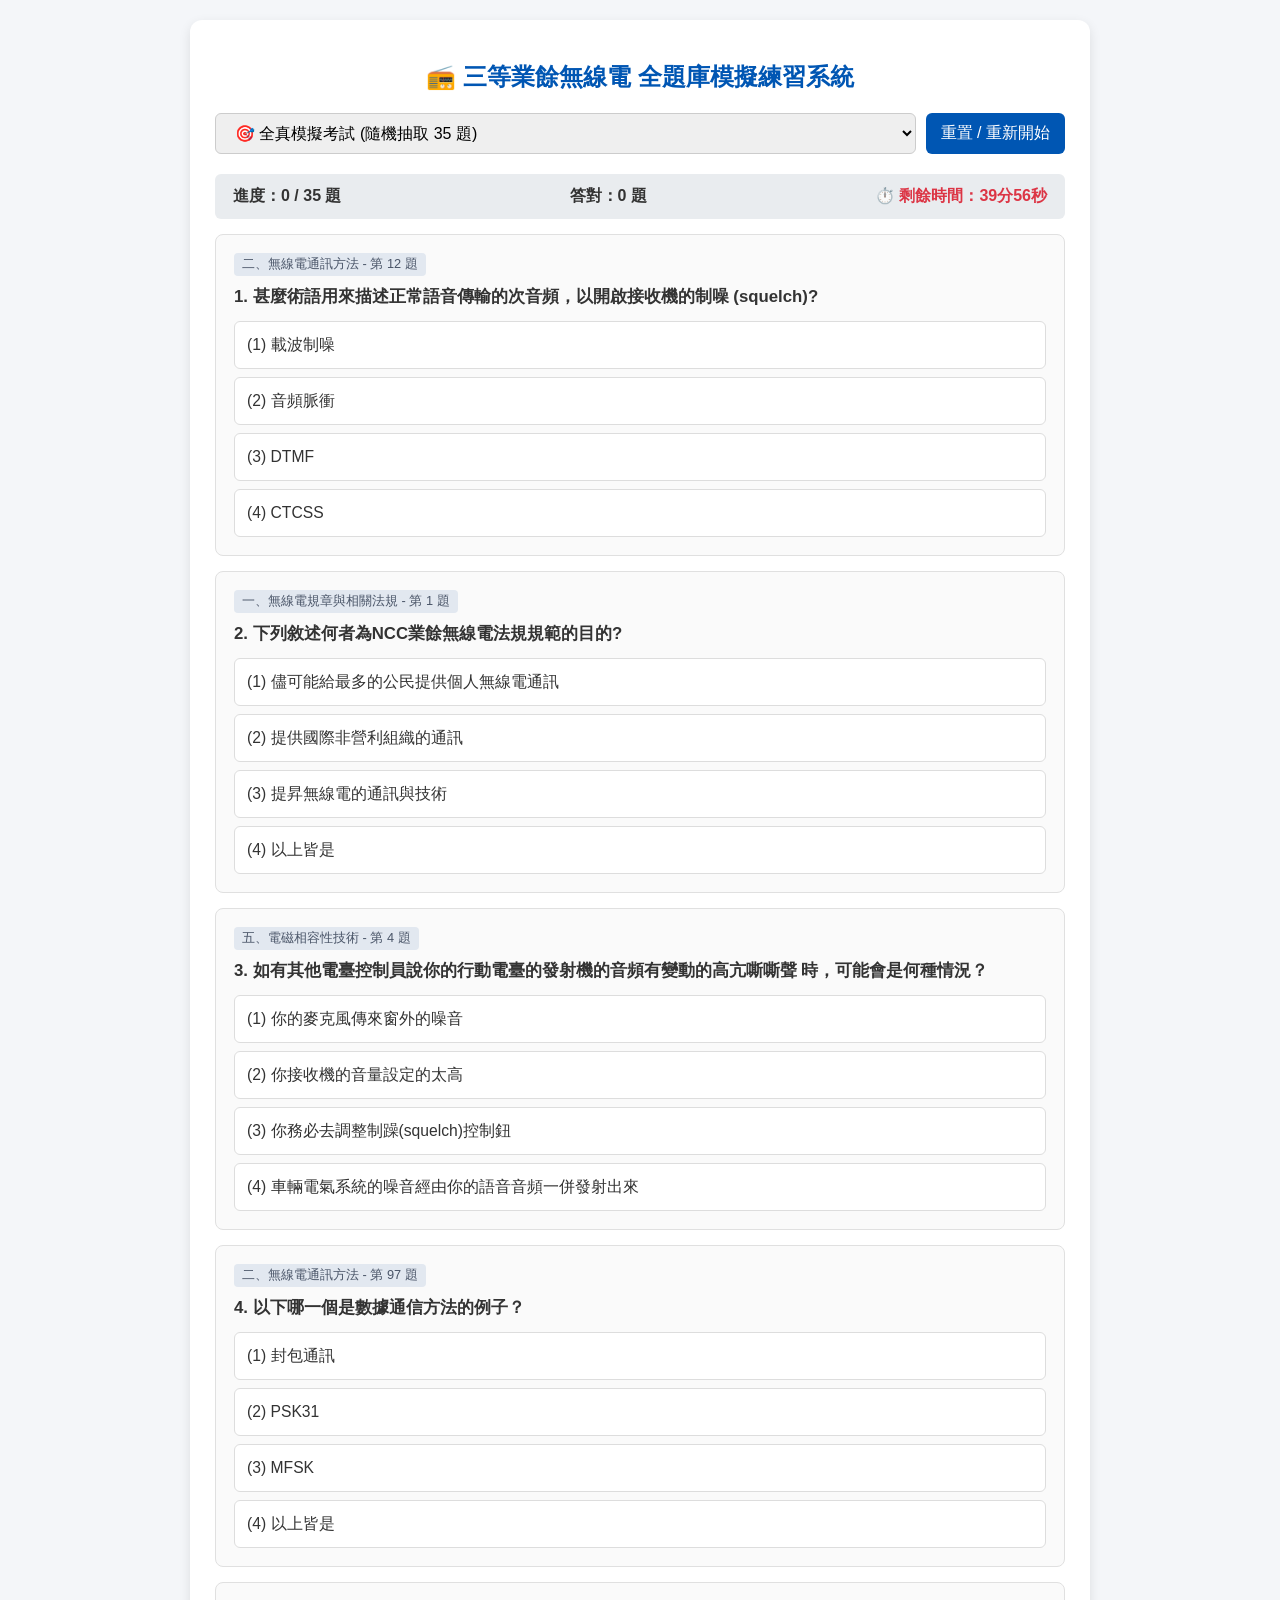
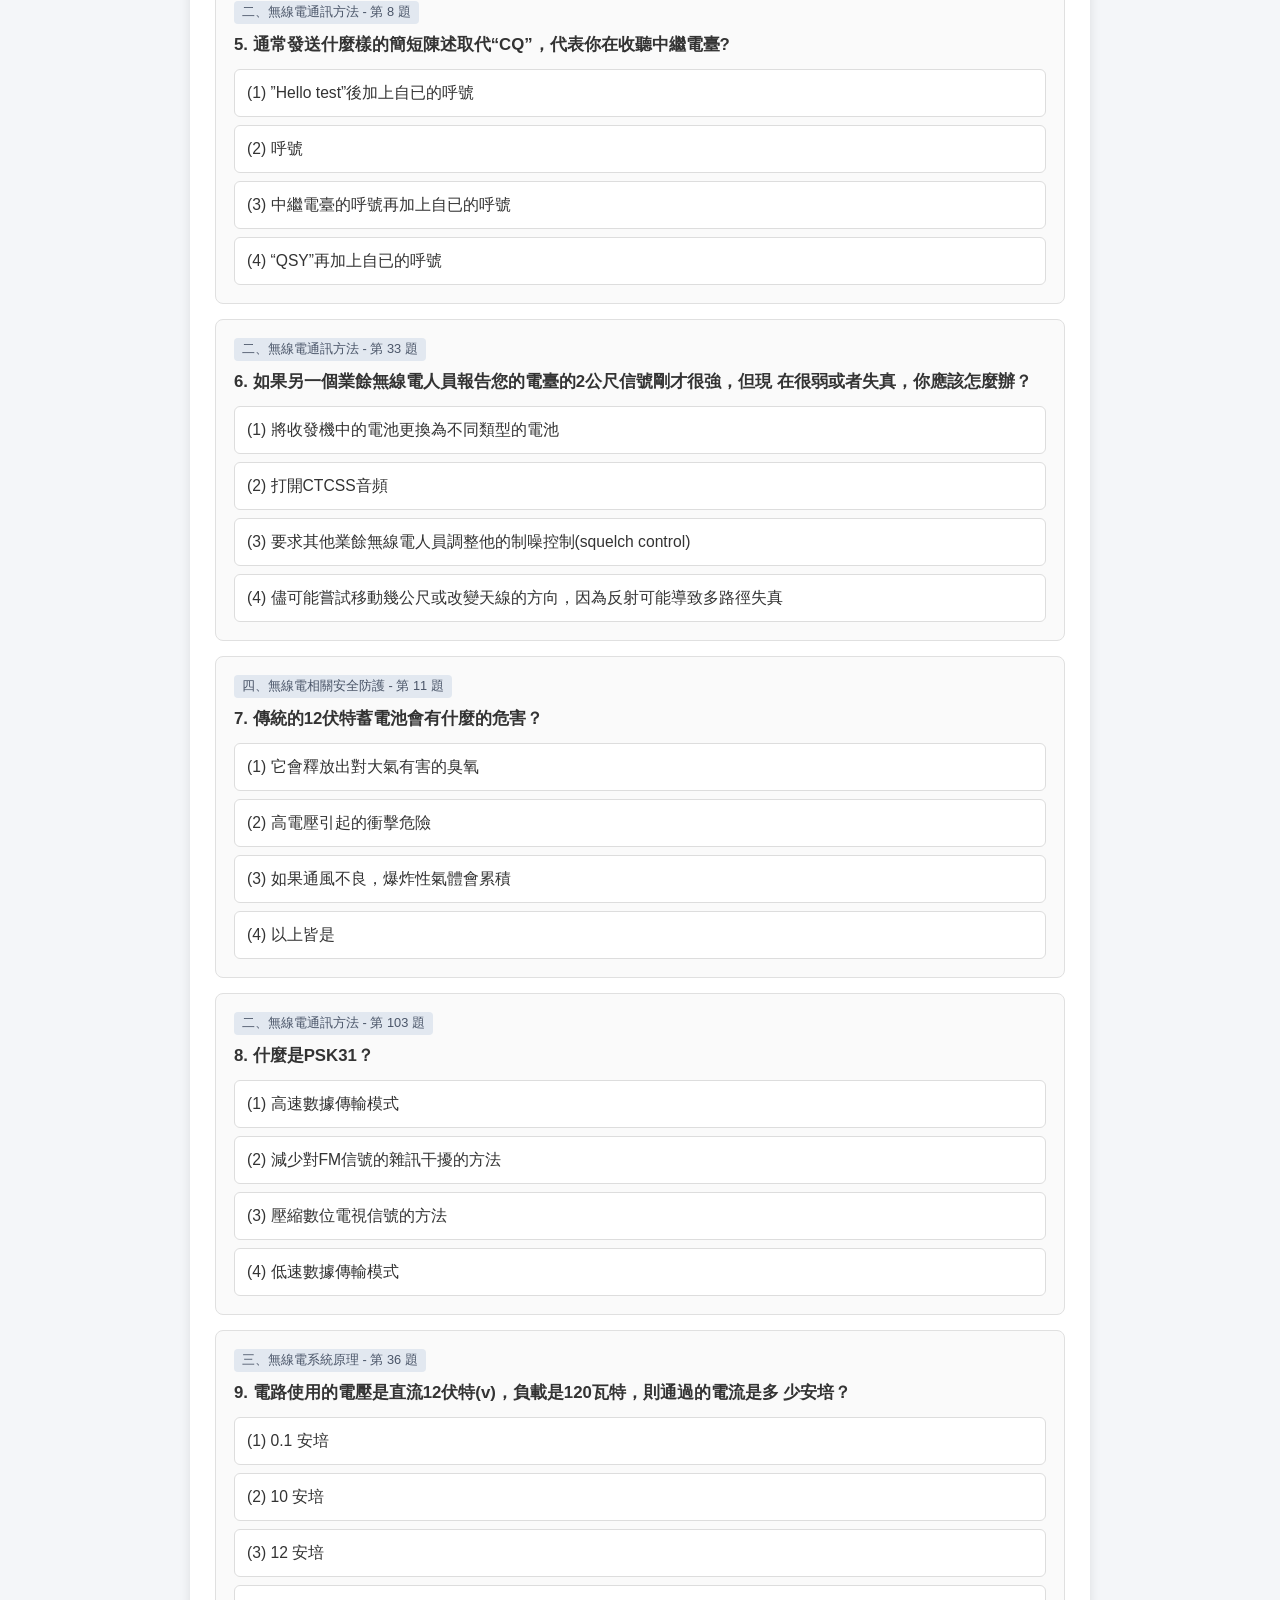
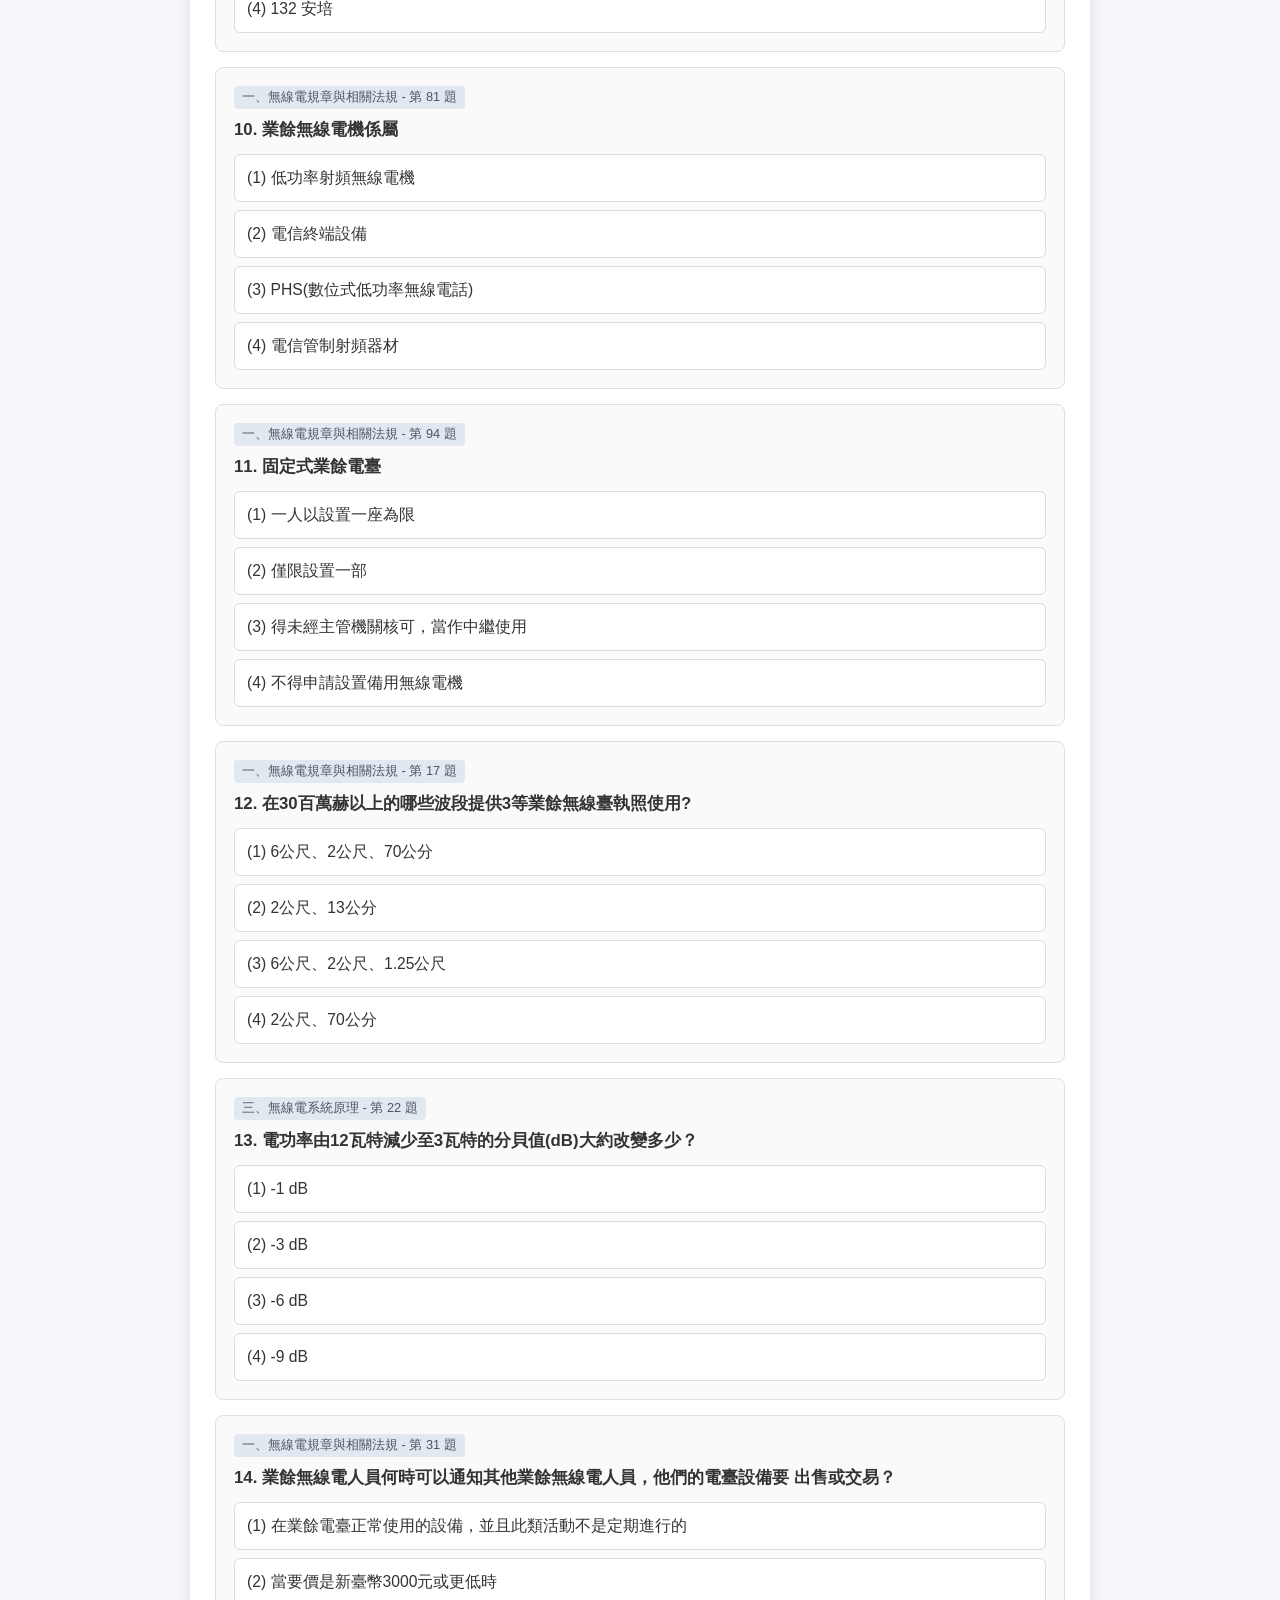
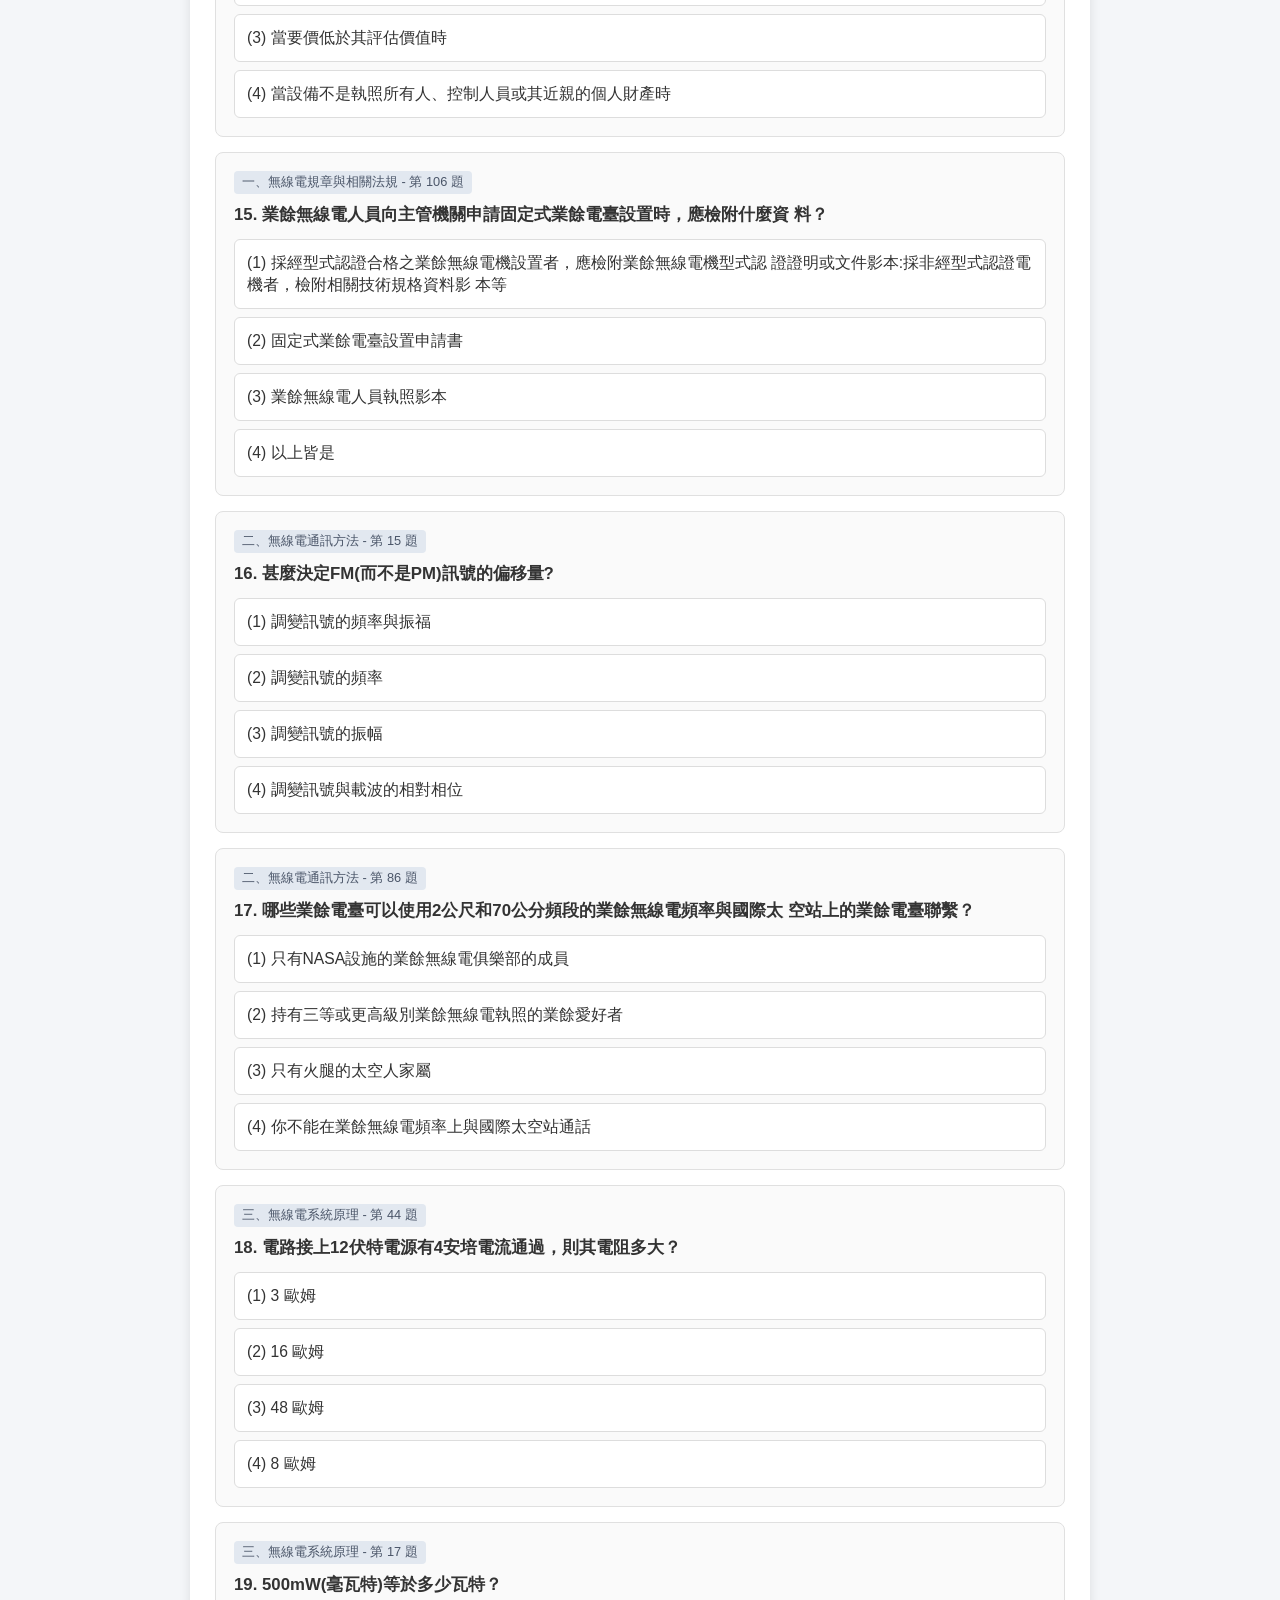
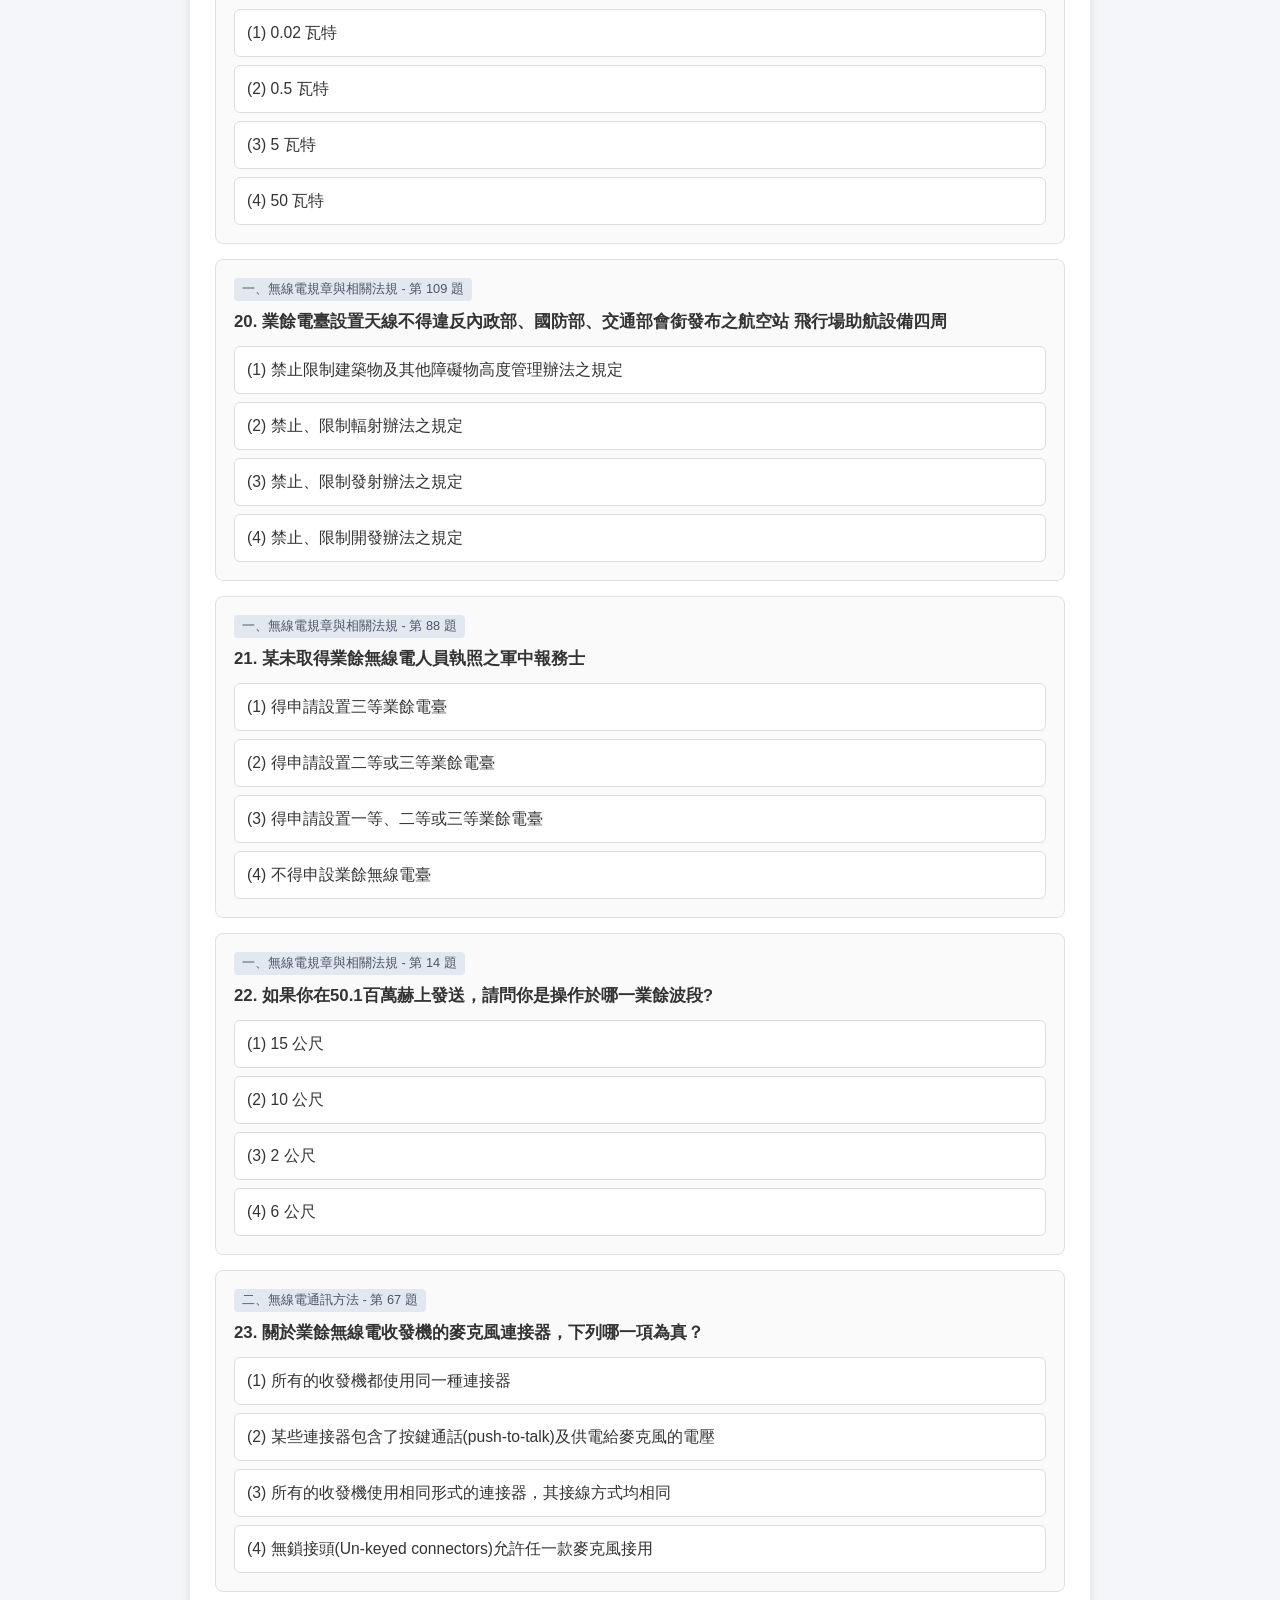
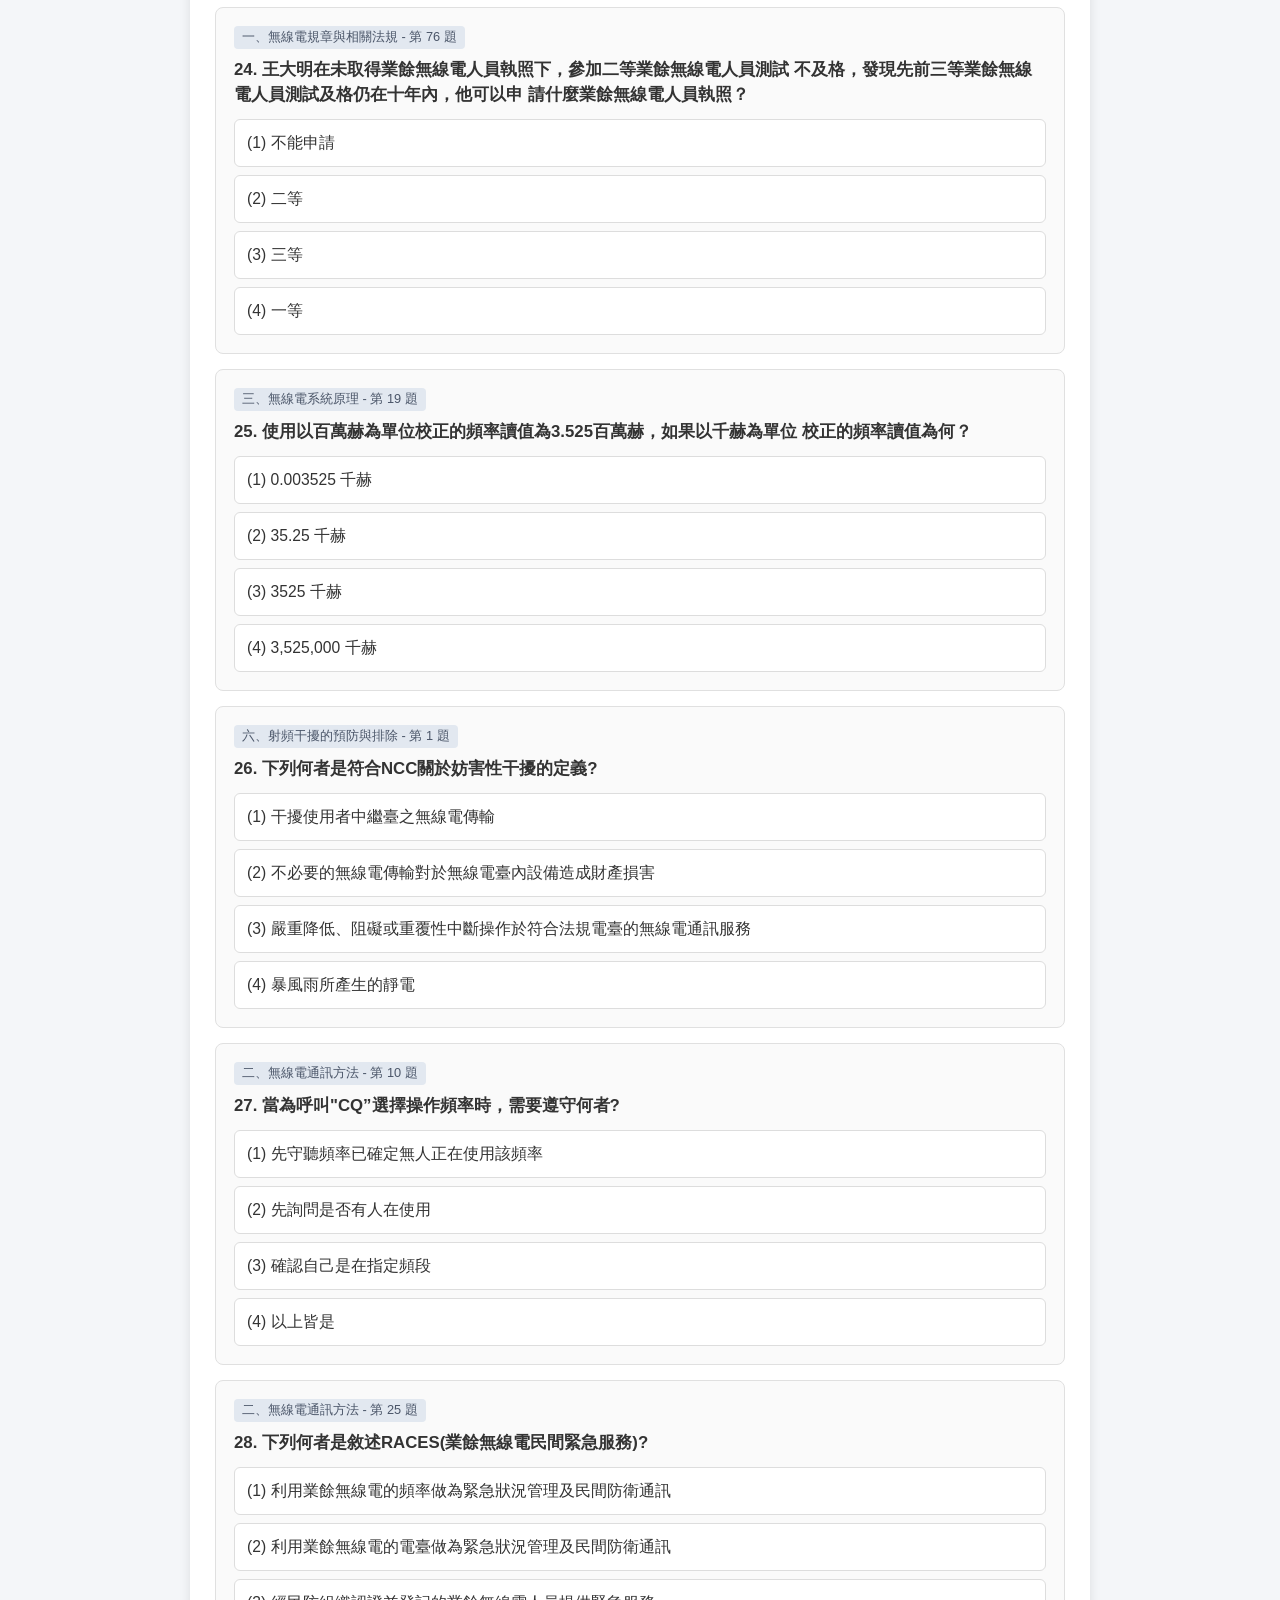
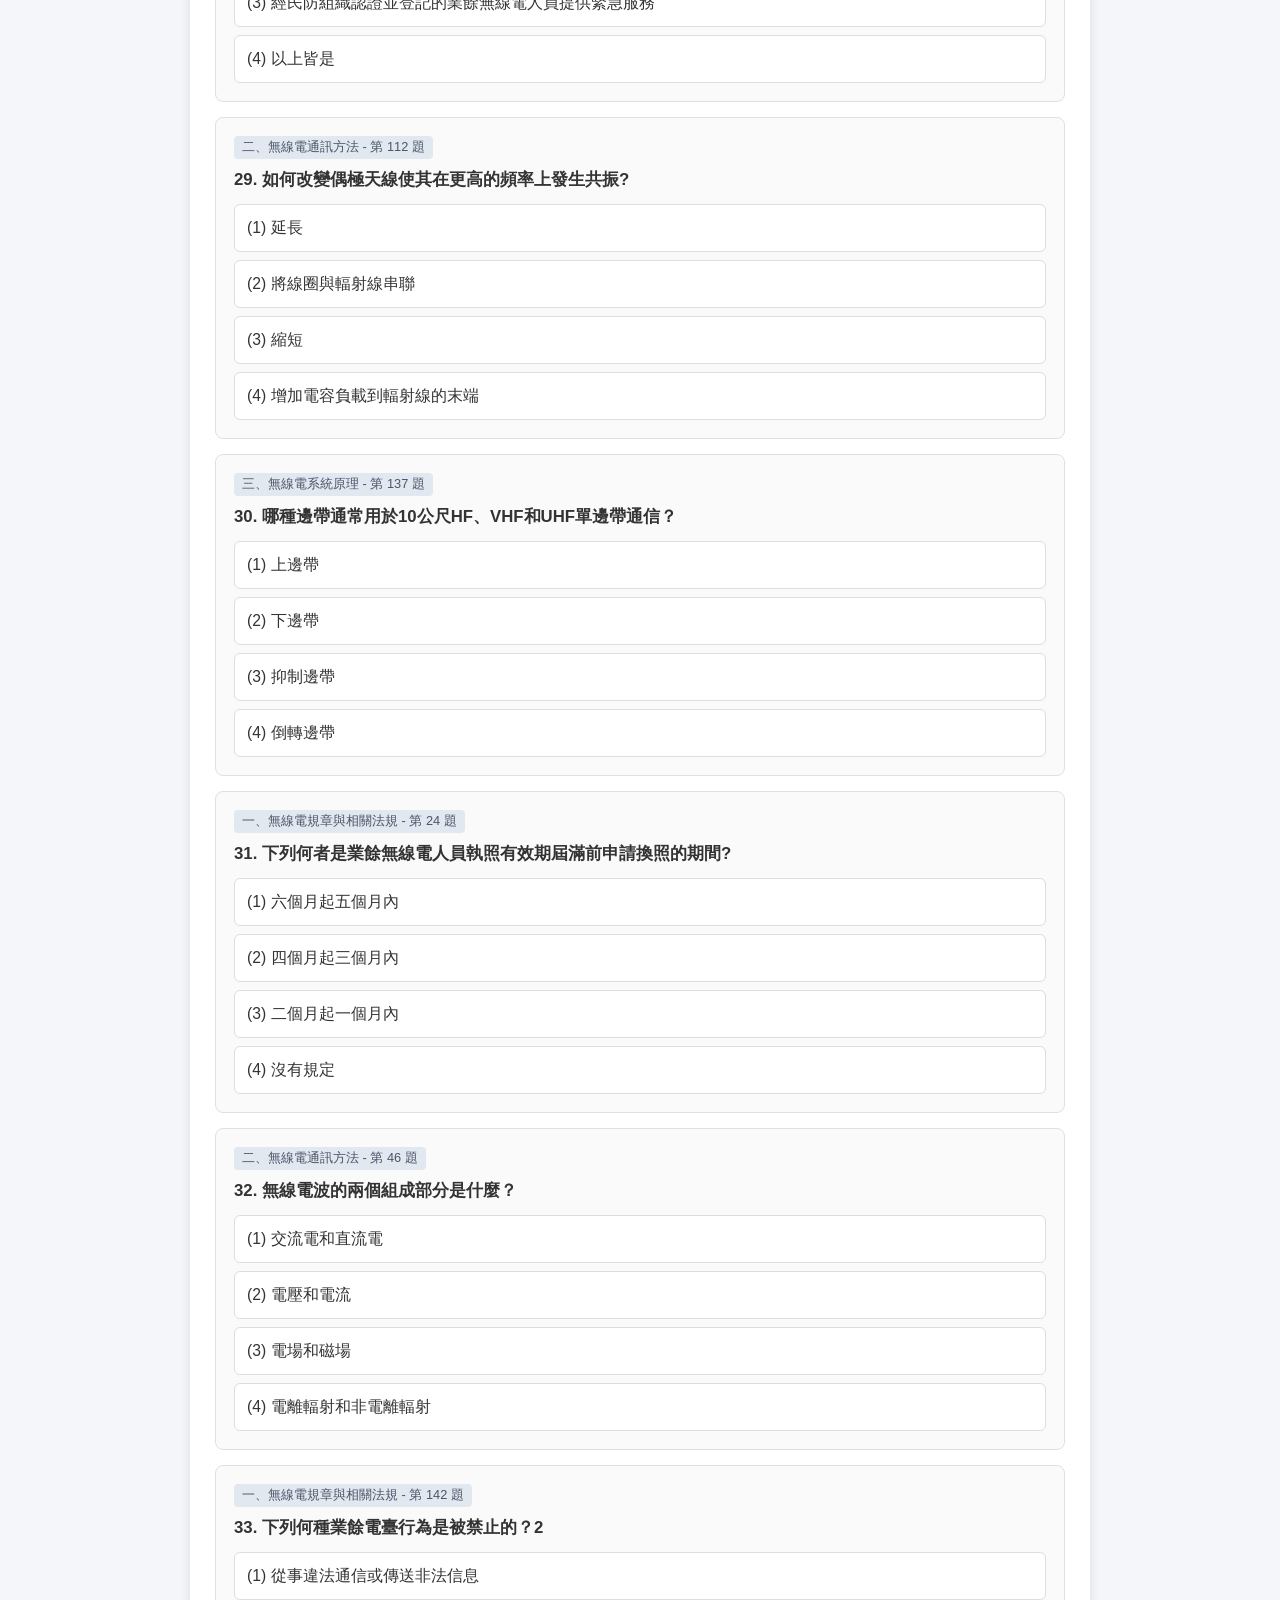
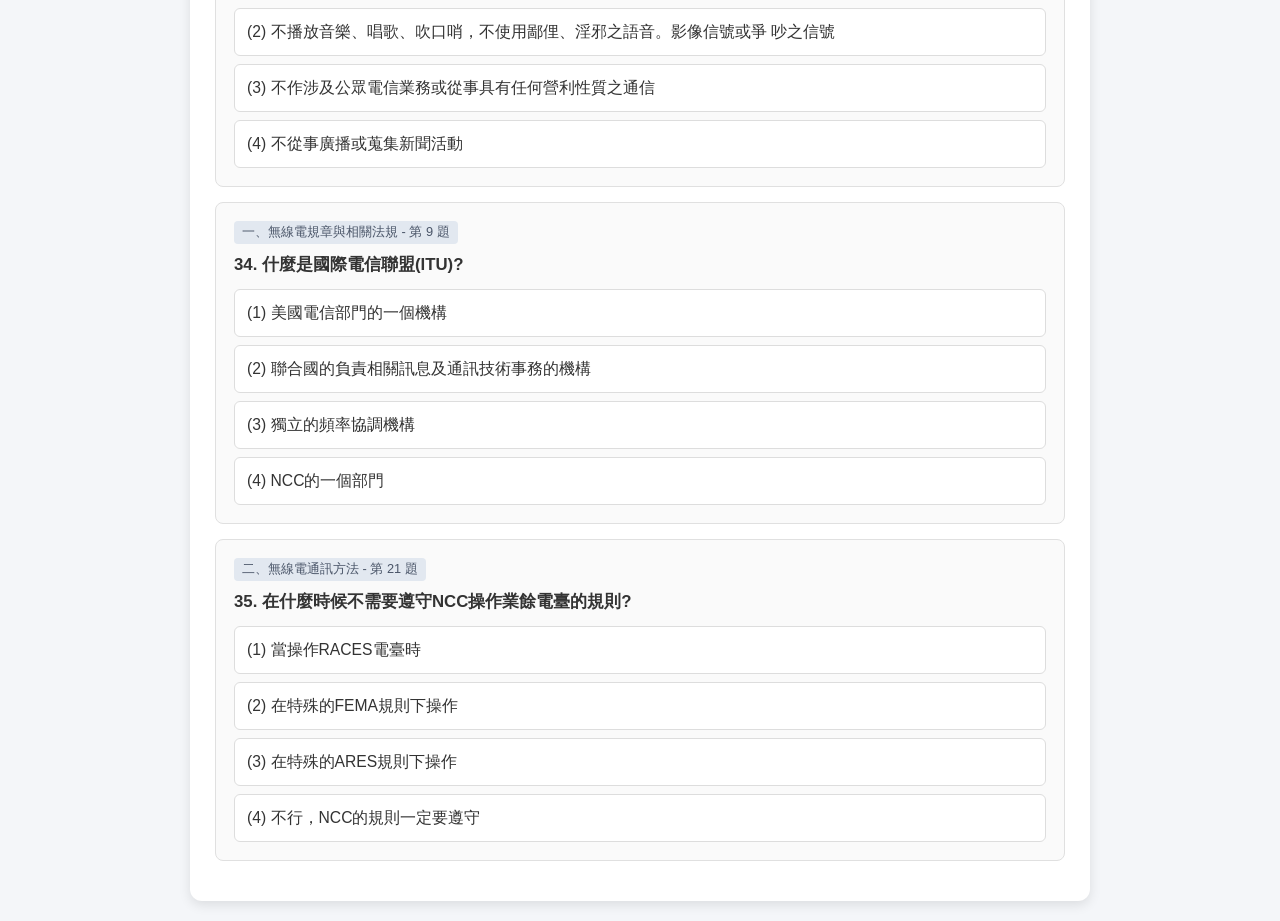
<file: exams/Radio_lv3.html>
<!DOCTYPE html>
<html lang="zh-TW">
<head>
    <meta charset="UTF-8">
    <meta name="viewport" content="width=device-width, initial-scale=1.0">
    <title>三等業餘無線電人員資格測試 - 全題庫練習與模擬測驗</title>
    <style>
        :root {
            --primary-color: #0056b3;
            --bg-color: #f4f6f9;
            --card-bg: #ffffff;
            --correct-color: #28a745;
            --wrong-color: #dc3545;
        }

        body {
            font-family: -apple-system, BlinkMacSystemFont, "Segoe UI", Roboto, "Helvetica Neue", Arial, sans-serif;
            background-color: var(--bg-color);
            color: #333;
            margin: 0;
            padding: 20px;
            display: flex;
            justify-content: center;
        }

        .container {
            width: 100%;
            max-width: 850px;
            background: var(--card-bg);
            padding: 25px;
            border-radius: 12px;
            box-shadow: 0 4px 12px rgba(0,0,0,0.1);
        }

        h1 {
            text-align: center;
            color: var(--primary-color);
            margin-bottom: 20px;
            font-size: 1.5rem;
        }

        .controls {
            display: flex;
            gap: 10px;
            margin-bottom: 20px;
            flex-wrap: wrap;
        }

        select, button, input[type="number"] {
            padding: 10px 15px;
            border-radius: 6px;
            border: 1px solid #ccc;
            font-size: 1rem;
        }

        select {
            flex: 1;
            min-width: 250px;
        }

        button {
            background-color: var(--primary-color);
            color: white;
            border: none;
            cursor: pointer;
            transition: background 0.2s;
        }

        button:hover {
            background-color: #003d80;
        }

        .stats-bar {
            display: flex;
            justify-content: space-between;
            align-items: center;
            margin-bottom: 15px;
            font-weight: bold;
            background: #e9ecef;
            padding: 12px 18px;
            border-radius: 6px;
            flex-wrap: wrap;
            gap: 10px;
        }

        .question-card {
            border: 1px solid #e0e0e0;
            border-radius: 8px;
            padding: 18px;
            margin-bottom: 15px;
            background: #fafafa;
        }

        .question-title {
            font-weight: bold;
            margin-bottom: 12px;
            font-size: 1.05rem;
            line-height: 1.5;
        }

        .category-tag {
            font-size: 0.8rem;
            background: #e2e8f0;
            color: #4a5568;
            padding: 3px 8px;
            border-radius: 4px;
            margin-bottom: 8px;
            display: inline-block;
        }

        .options {
            display: flex;
            flex-direction: column;
            gap: 8px;
        }

        .option-btn {
            text-align: left;
            background: white;
            color: #333;
            border: 1px solid #ddd;
            padding: 12px;
            border-radius: 6px;
            transition: all 0.2s;
            font-size: 0.98rem;
            line-height: 1.4;
            cursor: pointer;
        }

        .option-btn:hover:not([disabled]) {
            background: #eef5ff;
            border-color: var(--primary-color);
        }

        .option-btn.correct {
            background-color: #d4edda !important;
            border-color: var(--correct-color) !important;
            color: #155724 !important;
            font-weight: bold;
        }

        .option-btn.wrong {
            background-color: #f8d7da !important;
            border-color: var(--wrong-color) !important;
            color: #721c24 !important;
        }

        .pagination {
            display: flex;
            justify-content: space-between;
            align-items: center;
            margin-top: 20px;
            padding-top: 15px;
            border-top: 1px solid #eee;
            flex-wrap: wrap;
            gap: 10px;
        }

        .jump-box {
            display: flex;
            align-items: center;
            gap: 5px;
        }

        .jump-box input {
            width: 60px;
            text-align: center;
            padding: 6px;
        }

        .result-screen {
            text-align: center;
            padding: 20px;
        }

        .score-big {
            font-size: 3rem;
            font-weight: bold;
            color: var(--primary-color);
            margin: 10px 0;
        }

        .pass-tag {
            font-size: 1.2rem;
            font-weight: bold;
            padding: 6px 18px;
            border-radius: 20px;
            display: inline-block;
        }

        .pass { background: #d4edda; color: #155724; }
        .fail { background: #f8d7da; color: #721c24; }
    </style>
</head>
<body>

<div class="container">
    <h1>📻 三等業餘無線電 全題庫模擬練習系統</h1>

    <div class="controls">
        <select id="modeSelect" onchange="startQuiz()">
            <option value="exam">🎯 全真模擬考試 (隨機抽取 35 題)</option>
            <option value="all">📚 全部章節完整練習 (共 570 題)</option>
            <option value="ch1">一、無線電規章與相關法規 (完整 229 題)</option>
            <option value="ch2">二、無線電通訊方法 (完整 132 題)</option>
            <option value="ch3">三、無線電系統原理 (完整 145 題)</option>
            <option value="ch4">四、無線電相關安全防護 (完整 36 題)</option>
            <option value="ch5">五、電磁相容性技術 (完整 10 題)</option>
            <option value="ch6">六、射頻干擾的預防與排除 (完整 18 題)</option>
        </select>
        <button onclick="startQuiz()">重置 / 重新開始</button>
    </div>

    <div class="stats-bar" id="statsBar" style="display:none;">
        <span id="progressText">進度：0 / 0</span>
        <span id="scoreText">答對：0 題</span>
        <span id="timerText" style="color: var(--wrong-color); font-weight: bold;"></span>
    </div>

    <div id="quizArea"></div>

    <div class="pagination" id="pageNav" style="display:none;">
        <button id="prevBtn" onclick="changePage(-1)">上一頁</button>
        <div class="jump-box">
            <span>跳至第</span>
            <input type="number" id="jumpPageInput" min="1" value="1">
            <span>頁</span>
            <button onclick="jumpToPage()">Go</button>
            <span id="pageText" style="margin-left: 10px;">(共 1 頁)</span>
        </div>
        <button id="nextBtn" onclick="changePage(1)">下一頁</button>
    </div>

    <div id="resultArea" class="result-screen" style="display:none;"></div>
</div>

<script>
const fullQuestionBank = [{"id": "ch1-1", "num": 1, "cat": "ch1", "catName": "一、無線電規章與相關法規", "q": "下列敘述何者為NCC業餘無線電法規規範的目的?", "options": ["儘可能給最多的公民提供個人無線電通訊", "提供國際非營利組織的通訊", "提昇無線電的通訊與技術", "以上皆是"], "ans": 2}, {"id": "ch1-2", "num": 2, "cat": "ch1", "catName": "一、無線電規章與相關法規", "q": "在我國是哪一個機關負責業餘無線電法規?", "options": ["內政部", "國際電信聯盟", "國家通訊傳播委員會", "國防部"], "ans": 2}, {"id": "ch1-3", "num": 3, "cat": "ch1", "catName": "一、無線電規章與相關法規", "q": "NCC 的法規內哪一部分包含了業餘無線電操作?", "options": ["電信管理法", "實驗研發專用電信網路設置使用管理辦法", "專用電信網路設置使用管理辦法", "業餘無線電人員及電臺管理辦法"], "ans": 3}, {"id": "ch1-4", "num": 4, "cat": "ch1", "catName": "一、無線電規章與相關法規", "q": "下述何者為NCC業餘無線電法規規範的目的?", "options": ["促進國際交流", "提供我國救災單位廉價的通訊", "訓練軍事電臺操作人員", "以上皆是"], "ans": 0}, {"id": "ch1-5", "num": 5, "cat": "ch1", "catName": "一、無線電規章與相關法規", "q": "下列何者會針對中繼電臺的收發頻道跟其他數據提出建議?", "options": ["頻譜管理員", "頻率協調員", "國家通訊傳播委員會地區監理處", "國際電信聯盟"], "ans": 1}, {"id": "ch1-6", "num": 6, "cat": "ch1", "catName": "一、無線電規章與相關法規", "q": "誰來遴選頻率協調員?", "options": ["國家通訊傳播委員會射頻與資源管理處", "全國獨立頻率協調員理事會辦公室地方分會", "其電臺有資格作為中繼電臺的本地或地區的業餘無線電人員", "國家通訊傳播委員會地區監理處"], "ans": 2}, {"id": "ch1-7", "num": 7, "cat": "ch1", "catName": "一、無線電規章與相關法規", "q": "下列何者為NCC業餘無線人員及電臺管理辦法定義的業餘無線電臺?", "options": ["在業餘無線電組成傳送無線電通信的設備的電臺", "安裝業餘無線電的接收機、發射機及功率放大器的建築物", "由非專業人員操作的任何無線電電臺", "供娛樂用的任何無線電電臺"], "ans": 0}, {"id": "ch1-8", "num": 8, "cat": "ch1", "catName": "一、無線電規章與相關法規", "q": "下列何者是操作業餘無線電中被允許的?", "options": ["向朋友傳送音樂及影像", "利用業餘無線電間傳送訊息的途徑收取外快", "提供低價位的傳播來創業", "讓業餘無線電人員可以進行無線電的試驗，並與全世界的業餘無線電人員 交流。"], "ans": 3}, {"id": "ch1-9", "num": 9, "cat": "ch1", "catName": "一、無線電規章與相關法規", "q": "什麼是國際電信聯盟(ITU)?", "options": ["美國電信部門的一個機構", "聯合國的負責相關訊息及通訊技術事務的機構", "獨立的頻率協調機構", "NCC的一個部門"], "ans": 1}, {"id": "ch1-10", "num": 10, "cat": "ch1", "catName": "一、無線電規章與相關法規", "q": "哪一個頻率是在6公尺波段內的?", "options": ["49.0 百萬赫", "50.05 百萬赫", "28.50 百萬赫", "222.15 百萬赫"], "ans": 1}, {"id": "ch1-11", "num": 11, "cat": "ch1", "catName": "一、無線電規章與相關法規", "q": "當你利用145.52 百萬赫發送時，你是使用哪一個業餘波段?", "options": ["2 公尺", "20 公尺", "14 公尺", "6 公尺"], "ans": 0}, {"id": "ch1-12", "num": 12, "cat": "ch1", "catName": "一、無線電規章與相關法規", "q": "3等業餘無線臺執照可操作70公分波段的哪一頻率?", "options": ["50.05 百萬赫", "145.520 百萬赫", "439.350 百萬赫", "144.520 百萬赫"], "ans": 2}, {"id": "ch1-13", "num": 13, "cat": "ch1", "catName": "一、無線電規章與相關法規", "q": "3等業餘無線臺執照可操作於2公尺波段的哪一頻率?", "options": ["50.05 百萬赫", "145.52 百萬赫", "439.35 百萬赫", "436.52 百萬赫"], "ans": 1}, {"id": "ch1-14", "num": 14, "cat": "ch1", "catName": "一、無線電規章與相關法規", "q": "如果你在50.1百萬赫上發送，請問你是操作於哪一業餘波段?", "options": ["15 公尺", "10 公尺", "2 公尺", "6 公尺"], "ans": 3}, {"id": "ch1-15", "num": 15, "cat": "ch1", "catName": "一、無線電規章與相關法規", "q": "業餘無線電操作在70公分波段的某些部分是次要業務使用，理由為下列 何者?", "options": ["業餘無線電人員在這個波段也許會發現非業餘電臺，必須避免干擾他們", "本國業餘電臺必需給予外國電臺優先權", "國際通訊在70公分是不被允許的", "數位傳輸在70公分是不被允許的"], "ans": 0}, {"id": "ch1-16", "num": 16, "cat": "ch1", "catName": "一、無線電規章與相關法規", "q": "為什麼不可把傳送頻率設定正好在業餘波段的邊緣?", "options": ["允許在發射頻率顯示器校正誤差", "調變後的頻率不會超過波段的邊緣", "允許發射機頻率的偏移", "以上皆是"], "ans": 3}, {"id": "ch1-17", "num": 17, "cat": "ch1", "catName": "一、無線電規章與相關法規", "q": "在30百萬赫以上的哪些波段提供3等業餘無線臺執照使用?", "options": ["6公尺、2公尺、70公分", "2公尺、13公分", "6公尺、2公尺、1.25公尺", "2公尺、70公分"], "ans": 0}, {"id": "ch1-18", "num": 18, "cat": "ch1", "catName": "一、無線電規章與相關法規", "q": "在50.0-50.1 百萬赫及144.0-144.1 百萬赫的模式限定，允許作業的模式 為何?", "options": ["CW", "CW跟RTTY", "SSB", "CW跟SSB"], "ans": 0}, {"id": "ch1-19", "num": 19, "cat": "ch1", "catName": "一、無線電規章與相關法規", "q": "下列何者為有效的我國電臺呼號?", "options": ["BA3505", "BV3ABC", "KDKA", "11Q1176"], "ans": 1}, {"id": "ch1-20", "num": 20, "cat": "ch1", "catName": "一、無線電規章與相關法規", "q": "NCC核發的業餘電臺執照允許甚麼型式的國際通訊?", "options": ["與業餘無線電服務及個人特色評論的相關通信", "有商業行為或個人特質評論的相關通信", "比賽事項的相關通信，其他都禁止", "國際廣播電臺允許的任何通信"], "ans": 0}, {"id": "ch1-21", "num": 21, "cat": "ch1", "catName": "一、無線電規章與相關法規", "q": "在國外，甚麼時候可以操作業餘無線電臺?", "options": ["當他國已授權時", "當有雙方協議的第三方通訊時", "當授權允許使用它國語言時", "當你在國外與未取得執照的個人通信時"], "ans": 0}, {"id": "ch1-22", "num": 22, "cat": "ch1", "catName": "一、無線電規章與相關法規", "q": "下列何者為三等業餘無線電臺可選擇的呼號?", "options": ["BM2XXX", "KA1X", "W1XX", "以上皆是"], "ans": 0}, {"id": "ch1-23", "num": 23, "cat": "ch1", "catName": "一、無線電規章與相關法規", "q": "NCC所核發的業餘無線電人員執照有效期限為何?", "options": ["5年", "終身", "10年", "20年"], "ans": 2}, {"id": "ch1-24", "num": 24, "cat": "ch1", "catName": "一、無線電規章與相關法規", "q": "下列何者是業餘無線電人員執照有效期屆滿前申請換照的期間?", "options": ["六個月起五個月內", "四個月起三個月內", "二個月起一個月內", "沒有規定"], "ans": 0}, {"id": "ch1-25", "num": 25, "cat": "ch1", "catName": "一、無線電規章與相關法規", "q": "請問當你通過了業餘無線電測試，何時可以開始在業餘頻道上操作自己 的機器?", "options": ["立刻", "考試過後30天", "取得NCC核發給你業餘無線電人員執照及電臺執照", "要等到你收到NCC的執照"], "ans": 2}, {"id": "ch1-26", "num": 26, "cat": "ch1", "catName": "一、無線電規章與相關法規", "q": "當你發現執照已過期，可以繼續在業餘無線電頻道上操作嗎?", "options": ["不行", "可以，但是你的呼號末尾是GP", "可以，但是必須在授權的網絡", "可以繼續操作兩年"], "ans": 0}, {"id": "ch1-27", "num": 27, "cat": "ch1", "catName": "一、無線電規章與相關法規", "q": "在自選呼號規定之下，誰可以選擇所要的呼號?", "options": ["只有擁有一等或二等業餘電臺執照者", "只有一等業餘電臺執照者", "擁有業餘電臺執照已有連續十年以上者", "臨時電臺"], "ans": 3}, {"id": "ch1-28", "num": 28, "cat": "ch1", "catName": "一、無線電規章與相關法規", "q": "目前我國業餘電人員執照的等級為何?", "options": ["一等、二等、三等、四等", "一等、三等、四等", "一等、二等、四等", "一等、二等、三等"], "ans": 3}, {"id": "ch1-29", "num": 29, "cat": "ch1", "catName": "一、無線電規章與相關法規", "q": "何時業餘電臺允許傳輸隱藏信息意義的編碼或密碼？", "options": ["只在比賽期間", "只有在操作行動電臺時", "只有經NCC核准時", "只有在使用1,280 百萬赫以上的頻率時"], "ans": 2}, {"id": "ch1-30", "num": 30, "cat": "ch1", "catName": "一、無線電規章與相關法規", "q": "業餘電臺授權傳輸音樂的唯一時間是什麼時候？", "options": ["當與載人太空船通信的授權轉傳有關時", "音樂不產生混附發射時", "為干擾非法傳輸目的時", "在1,280百萬赫以上傳輸音樂時"], "ans": 0}, {"id": "ch1-31", "num": 31, "cat": "ch1", "catName": "一、無線電規章與相關法規", "q": "業餘無線電人員何時可以通知其他業餘無線電人員，他們的電臺設備要 出售或交易？", "options": ["在業餘電臺正常使用的設備，並且此類活動不是定期進行的", "當要價是新臺幣3000元或更低時", "當要價低於其評估價值時", "當設備不是執照所有人、控制人員或其近親的個人財產時"], "ans": 0}, {"id": "ch1-32", "num": 32, "cat": "ch1", "catName": "一、無線電規章與相關法規", "q": "有關被視為傳送不雅或淫穢的語言的限制是什麼？", "options": ["美國聯邦通信委員會保留一份不允許在業餘頻率上使用的字詞列表", "禁止任何此類語言", "國際電聯保留一份不允許用於業餘頻率的字詞列表", "沒有這種禁止"], "ans": 1}, {"id": "ch1-33", "num": 33, "cat": "ch1", "catName": "一、無線電規章與相關法規", "q": "哪些類型的業餘電臺可以自動轉發其他業餘電臺的信號？", "options": ["輔助電臺或地球電臺", "中繼電臺或太空電臺", "信標電臺、中繼電臺或太空電臺", "地球電臺、中繼電臺或太空電臺"], "ans": 1}, {"id": "ch1-34", "num": 34, "cat": "ch1", "catName": "一、無線電規章與相關法規", "q": "假設沒有其他方法可用，下列哪些情況下，業餘電臺可以被授權傳輸有 關廣播、節目製作或新聞採訪的信號？", "options": ["直接涉及人類生命或財產保護的情況下", "只有在與太空梭間進行廣播通信的情況下", "僅在非商業節目收集並專供國家公共廣播網路使用時", "只有在使用連接到網際網路的業餘中繼電臺時"], "ans": 0}, {"id": "ch1-35", "num": 35, "cat": "ch1", "catName": "一、無線電規章與相關法規", "q": "業餘無線電中“廣播”一詞的含義是什麼？", "options": ["業餘電臺的雙向傳輸", "音樂的傳播", "只傳輸給業餘同好的消息", "用於公眾接收的傳輸"], "ans": 3}, {"id": "ch1-36", "num": 36, "cat": "ch1", "catName": "一、無線電規章與相關法規", "q": "業餘無線電臺可以在下列哪些情況下進行廣播？", "options": ["在任何情況下", "傳送編碼案例、公告信息或提供緊急通信所需的傳輸", "任何時候只要沒有音樂傳輸", "任何時候只要傳送的資料不是來自商業廣播電臺"], "ans": 1}, {"id": "ch1-37", "num": 37, "cat": "ch1", "catName": "一、無線電規章與相關法規", "q": "何時允許業餘電臺在沒有控制員的情況下進行傳輸？", "options": ["使用自動控制時，例如在中繼電臺的情況下", "當電臺執照持有人離開時，另一個有業餘無線電人員正在使用該電臺", "當發射電臺是示標電臺時", "從來都不行"], "ans": 3}, {"id": "ch1-38", "num": 38, "cat": "ch1", "catName": "一、無線電規章與相關法規", "q": "誰可以指定一個電臺的執照持有人為業餘電臺的控制員？", "options": ["任何我國公民或有居留的外國人", "電臺執照持有人的任何家庭成員", "18歲以上的任何人", "NCC核發業餘無線電臺執照持有人或獲得外國人互惠授權的人"], "ans": 3}, {"id": "ch1-39", "num": 39, "cat": "ch1", "catName": "一、無線電規章與相關法規", "q": "誰必須指定電臺控制員？", "options": ["電臺執照持有人", "國防部", "頻率協調員", "國際電聯會"], "ans": 0}, {"id": "ch1-40", "num": 40, "cat": "ch1", "catName": "一、無線電規章與相關法規", "q": "什麼決定了業餘電臺的頻率傳輸優先權？", "options": ["頻率協調員授權的頻率", "電臺執照持有人持有的業餘無線電人員執照等級", "處所內任何人持有的最高級別的業餘無線電人員執照", "由控制員持有的業餘無線電人員執照等級"], "ans": 3}, {"id": "ch1-41", "num": 41, "cat": "ch1", "catName": "一、無線電規章與相關法規", "q": "什麼是業餘電臺控制點？", "options": ["電臺發射天線的地點", "電臺發射設備的地點", "控制員執行控制作業任務的地點", "電臺執照持有人的郵寄地址"], "ans": 2}, {"id": "ch1-42", "num": 42, "cat": "ch1", "catName": "一、無線電規章與相關法規", "q": "APRS網路數位中繼站在什麼類型的控制下運行？", "options": ["自動", "遠程", "即席", "手動"], "ans": 0}, {"id": "ch1-43", "num": 43, "cat": "ch1", "catName": "一、無線電規章與相關法規", "q": "當控制員不是電臺執照持有人時，誰負責電臺的正常操作？", "options": ["所有持有執照的業餘無線電人員", "只有電臺執照持有人", "只有控制員", "控制員和電臺執照持有人負有同等責任"], "ans": 3}, {"id": "ch1-44", "num": 44, "cat": "ch1", "catName": "一、無線電規章與相關法規", "q": "以下哪個是自動控制的例子？", "options": ["中繼電臺操作", "透過網際網路控制電臺", "使用電腦或其他設備自動發送CW", "使用電腦或其他設備自動識別"], "ans": 0}, {"id": "ch1-45", "num": 45, "cat": "ch1", "catName": "一、無線電規章與相關法規", "q": "當控制員在控制點時，屬於使用什麼類型的控制？", "options": ["無線電控制", "無人值守的控制", "自動控制", "即席控制"], "ans": 3}, {"id": "ch1-46", "num": 46, "cat": "ch1", "catName": "一、無線電規章與相關法規", "q": "以下哪一項是業餘無線電人員及電臺管理辦法的遙控控制作業案例？", "options": ["中繼電臺操作", "通過網際網路操作電臺", "通過業餘無線電控制模型飛機、船隻或汽車", "以上皆是"], "ans": 1}, {"id": "ch1-47", "num": 47, "cat": "ch1", "catName": "一、無線電規章與相關法規", "q": "除非在電臺紀錄文件中有記錄，否則NCC會假定誰是業餘電臺的控制 員？", "options": ["電臺管理者", "第三方參與者", "操作電臺設備的人", "電臺執照持有人"], "ans": 3}, {"id": "ch1-48", "num": 48, "cat": "ch1", "catName": "一、無線電規章與相關法規", "q": "在正常情況下， 三等業餘無線人員何時可做為一等業餘電臺的控制員？", "options": ["在任何時候都不行", "操作特殊活動電臺時", "作為多人操作比賽隊伍的一部分", "使用其受託人是額外等級操作的俱樂部電臺時"], "ans": 0}, {"id": "ch1-49", "num": 49, "cat": "ch1", "catName": "一、無線電規章與相關法規", "q": "在社群服務網路操作期間使用諸如“競賽總部”這樣的戰術標識符時， 您的電臺多久必須發送該電臺的NCC指定呼號？", "options": ["從來沒有，戰術呼號已足夠", "每隔1小時1次", "每次通信結束時和通信過程中每隔10分鐘", "在每次傳輸結束時"], "ans": 2}, {"id": "ch1-50", "num": 50, "cat": "ch1", "catName": "一、無線電規章與相關法規", "q": "什麼時候業餘電臺需要發送被指配的呼號？", "options": ["在每次聯繫開始時，以及此後每隔15分鐘", "每次傳輸至少1次", "通信中至少每隔15分鐘和通信結束時", "通信中至少每隔10分鐘和通信結束時"], "ans": 3}, {"id": "ch1-51", "num": 51, "cat": "ch1", "catName": "一、無線電規章與相關法規", "q": "在電話頻段操作時，以下哪一種語言可適合用於電臺識別？", "options": ["聯合國承認的任何語言", "國際電聯會承認的任何語言", "英語", "英文，法文或西班牙文"], "ans": 2}, {"id": "ch1-52", "num": 52, "cat": "ch1", "catName": "一、無線電規章與相關法規", "q": "傳輸電話信號的電臺需要哪種呼號識別方法？", "options": ["傳送呼號，然後是指示符RPT", "使用CW或電話發射傳送呼號", "發送呼號，然後是指示符R", "僅使用電話發射傳送呼號"], "ans": 1}, {"id": "ch1-53", "num": 53, "cat": "ch1", "catName": "一、無線電規章與相關法規", "q": "使用電話傳輸識別時，以下哪種格式的自分配指示符是可以接受的？", "options": ["KL7CC-W3", "KL7CC\\W3", "KL7CC/W3", "以上皆是"], "ans": 3}, {"id": "ch1-54", "num": 54, "cat": "ch1", "catName": "一、無線電規章與相關法規", "q": "什麼類型的業餘電臺同時在不同的頻道上重送另一個業餘電臺的信號？", "options": ["示標電臺", "地球電臺", "中繼電臺", "信息轉發電臺"], "ans": 2}, {"id": "ch1-55", "num": 55, "cat": "ch1", "catName": "一、無線電規章與相關法規", "q": "如果中繼電臺無意中重送違反NCC規定的通信，誰應負責？", "options": ["來源電臺的控制員", "中繼電臺的控制員", "中繼電臺的所有者", "來源電臺和中繼電臺的所有者"], "ans": 0}, {"id": "ch1-56", "num": 56, "cat": "ch1", "catName": "一、無線電規章與相關法規", "q": "何時電臺持有者必須將其電臺及紀錄提供給NCC檢查？", "options": ["在NCC通知此類檢查後十天內的任何時間", "應NCC的要求", "只有在未遵守NCC違規通知後", "只有在獲得NCC官員或政府代理的有效授權書時才能提供"], "ans": 1}, {"id": "ch1-57", "num": 57, "cat": "ch1", "catName": "一、無線電規章與相關法規", "q": "什麼情形才可以從事業餘無線電作業？", "options": ["只須經主管機關測試及格，不須取得業餘無線電人員執照", "不須經主管機關測試及格，亦不須取得業餘無線電人員執照", "須經主管機關測試及格，並取得業餘無線電人員執照", "不須經主管機關測試及格，只須取得業餘無線電人員執照"], "ans": 2}, {"id": "ch1-58", "num": 58, "cat": "ch1", "catName": "一、無線電規章與相關法規", "q": "取得業餘無線電人員執照後，可以做下列什麼操作？", "options": ["即可用於卡車行車調度之用", "即可用於客運車行車調度之用", "即可用於遊覽車行車調度之用", "以上皆非"], "ans": 3}, {"id": "ch1-59", "num": 59, "cat": "ch1", "catName": "一、無線電規章與相關法規", "q": "運輸業(含客運車、砂石車、遊覽車等)司機或隨車人員考取業餘無線電 人員執照，亦不得於車上做行車業務使用，違反規定者，依電信管理法 第 82 條第 1 項第 5 款規定處的罰鍰為新臺幣 1 萬元以上、多少元以下？", "options": ["3 萬元", "5 萬元", "7 萬元", "10 萬元"], "ans": 3}, {"id": "ch1-60", "num": 60, "cat": "ch1", "catName": "一、無線電規章與相關法規", "q": "下列頻段何者為三等業餘無線電人員可以使用頻率範圍", "options": ["138-140 百萬赫", "140-142 百萬赫", "144-146 百萬赫", "154-156 百萬赫"], "ans": 2}, {"id": "ch1-61", "num": 61, "cat": "ch1", "catName": "一、無線電規章與相關法規", "q": "下列頻段何者為三等業餘無線電人員可以使用頻率範圍", "options": ["420-422 百萬赫", "430-440 百萬赫", "440-442 百萬赫", "450-452 百萬赫"], "ans": 1}, {"id": "ch1-62", "num": 62, "cat": "ch1", "catName": "一、無線電規章與相關法規", "q": "外國人欲於中華民國領域內從事業餘無線電作業的途徑有", "options": ["已取得國外業餘無線電人員執照，依業餘無線電人員及電臺管理辦法第 四十條規定辦理", "經我國業餘無線電人員測試及格，並取得業餘無線電人員執照，得借用 具業餘無線電臺執照之業餘無線電臺操作使用", "取得我國居留權及業餘無線電人員執照，得逕向主管機關申設業餘無線 電臺，經審驗合格，取得電臺執照後", "以上皆是"], "ans": 3}, {"id": "ch1-63", "num": 63, "cat": "ch1", "catName": "一、無線電規章與相關法規", "q": "業餘無線電人員從事業餘無線電活動時", "options": ["因屬業餘性質，可任意為之", "只須維持自身的合法性", "應本互相尊重之精神共同監督之", "只須互相尊重，不須共同監督"], "ans": 2}, {"id": "ch1-64", "num": 64, "cat": "ch1", "catName": "一、無線電規章與相關法規", "q": "我國業餘無線電人員資格分為", "options": ["不分等級", "二個等級", "三個等級", "一個等級"], "ans": 2}, {"id": "ch1-65", "num": 65, "cat": "ch1", "catName": "一、無線電規章與相關法規", "q": "那一等級之業餘無線電人員測試須進行摩氏電碼術科測試", "options": ["都需要測試", "二等業餘無線電人員", "三等業餘無線電人員", "都不需要測試"], "ans": 3}, {"id": "ch1-66", "num": 66, "cat": "ch1", "catName": "一、無線電規章與相關法規", "q": "一等業餘無線電人員測試題組為無線電規章與相關法規 13 題、無線電通 訊方法 15 題、無線電系統原理 15 題、無線電相關安全防護 3 題、電磁 相容性技術 2 題、射頻干擾的預防與排除 2 題，共計 50 題，測試及格至 少應答對多少題？", "options": ["15 題", "32 題", "25 題", "40 題"], "ans": 3}, {"id": "ch1-67", "num": 67, "cat": "ch1", "catName": "一、無線電規章與相關法規", "q": "二等業餘無線電人員測試題組為無線電規章與相關法規 12 題、無線電通 訊方法 12 題、無線電系統原理 10 題、無線電相關安全防護 2 題、電磁 相容性技術 2 題、射頻干擾的預防與排除 2 題，共計 40 題，要測試及格 至少應答對多少題？", "options": ["32 題", "15 題", "25 題", "10 題"], "ans": 0}, {"id": "ch1-68", "num": 68, "cat": "ch1", "catName": "一、無線電規章與相關法規", "q": "三等業餘無線電人員測試題組為無線電規章與相關法規 13 題、無線電通 訊方法 13 題、無線電系統原理 6 題、無線電相關安全防護 1 題、電磁相 容性技術 1 題、射頻干擾的預防與排除 1 題，共計 35 題，要測試及格至 少應答對多少題？", "options": ["10 題", "15 題", "25 題", "20 題"], "ans": 2}, {"id": "ch1-69", "num": 69, "cat": "ch1", "catName": "一、無線電規章與相關法規", "q": "業餘無線電人員自測試及格日起，多久以內向主管機關申請業餘無線電 人員執照", "options": ["一星期", "一個月", "十年", "三年"], "ans": 2}, {"id": "ch1-70", "num": 70, "cat": "ch1", "catName": "一、無線電規章與相關法規", "q": "參加一等業餘無線電人員測試之條件為何？", "options": ["持有二等業餘無線電人員執照且設置二等業餘無線電臺達一年以上，同 時業餘無線電人員及電臺執照均需在有效期間內。", "持有三等業餘無線電人員執照且設置三等業餘無線電臺達一年以上者", "持有二等業餘無線電人員執照且設置三等業餘無線電臺達一年以上者", "持有三等業餘無線電人員執照且設置三等業餘無線電臺達二年以上者"], "ans": 0}, {"id": "ch1-71", "num": 71, "cat": "ch1", "catName": "一、無線電規章與相關法規", "q": "業餘無線電人員測試及格後，要向誰申請核發業餘無線電人員執照？", "options": ["當地業餘無線電團體", "當地公路監理站(所)", "主管機關", "內政部"], "ans": 2}, {"id": "ch1-72", "num": 72, "cat": "ch1", "catName": "一、無線電規章與相關法規", "q": "業餘無線電人員參加業餘無線電人員二等測試及格，可以申請那一等級 的業餘無線電人員執照？", "options": ["不能申請", "二等", "三等", "一等"], "ans": 1}, {"id": "ch1-73", "num": 73, "cat": "ch1", "catName": "一、無線電規章與相關法規", "q": "非業餘無線電人員參加業餘無線電人員測試及格，可以申請那一等級的 業餘無線電人員執照？", "options": ["不能申請", "二等", "三等", "一等"], "ans": 2}, {"id": "ch1-74", "num": 74, "cat": "ch1", "catName": "一、無線電規章與相關法規", "q": "二等業餘無線電人員要參加一等業餘無線電人員測試時，其二等業餘無 線電臺設置已達具備", "options": ["一年以上", "一年以下", "六個月以下", "三個月以下"], "ans": 0}, {"id": "ch1-75", "num": 75, "cat": "ch1", "catName": "一、無線電規章與相關法規", "q": "王大明在未取得業餘無線電人員執照下，參加二等業餘無線電人員測試 及格後，發現先前三等業餘無線電人員測試及格已超過十年，他可以申 請什麼業餘無線電人員執照？", "options": ["不能申請", "二等", "三等", "一等"], "ans": 0}, {"id": "ch1-76", "num": 76, "cat": "ch1", "catName": "一、無線電規章與相關法規", "q": "王大明在未取得業餘無線電人員執照下，參加二等業餘無線電人員測試 不及格，發現先前三等業餘無線電人員測試及格仍在十年內，他可以申 請什麼業餘無線電人員執照？", "options": ["不能申請", "二等", "三等", "一等"], "ans": 2}, {"id": "ch1-77", "num": 77, "cat": "ch1", "catName": "一、無線電規章與相關法規", "q": "業餘無線電人員執照有效期間為", "options": ["十年", "三年", "五年", "七年"], "ans": 0}, {"id": "ch1-78", "num": 78, "cat": "ch1", "catName": "一、無線電規章與相關法規", "q": "一人可同時持有幾張業餘無線電人員執照", "options": ["一張", "二張", "三張", "四張"], "ans": 0}, {"id": "ch1-79", "num": 79, "cat": "ch1", "catName": "一、無線電規章與相關法規", "q": "業餘無線電人員執照有效期間為十年，應於期限屆滿前六個月起五個月 內向誰申請換發執照？", "options": ["當地業餘無線電團體", "當地公路監理站(所)", "國家通訊傳播委員會", "內政部"], "ans": 2}, {"id": "ch1-80", "num": 80, "cat": "ch1", "catName": "一、無線電規章與相關法規", "q": "業餘無線電團體指", "options": ["依電信管理法成立，從事業餘無線電活動之團體", "依人民團體法成立，從事業餘無線電活動之團體", "依廣電法成立，從事業餘無線電活動之團體", "依有線電視法規定成立，從事業餘無線電活動之團體"], "ans": 1}, {"id": "ch1-81", "num": 81, "cat": "ch1", "catName": "一、無線電規章與相關法規", "q": "業餘無線電機係屬", "options": ["低功率射頻無線電機", "電信終端設備", "PHS(數位式低功率無線電話)", "電信管制射頻器材"], "ans": 3}, {"id": "ch1-82", "num": 82, "cat": "ch1", "catName": "一、無線電規章與相關法規", "q": "業餘無線電人員及電臺管理辦法所規範之輻射指", "options": ["以無線電磁波形式向外流動之能量", "以高能量粒子形式向外發射之能量", "以熱能形式向外流動之能量", "以核能形式向外發射之能量"], "ans": 0}, {"id": "ch1-83", "num": 83, "cat": "ch1", "catName": "一、無線電規章與相關法規", "q": "業餘無線電人員及電臺管理辦法所規範之發射指", "options": ["以光波形式向外流動之能量", "以高能量粒子形式向外發射之能量", "由無線電臺所產生之輻射或其輻射產物", "以熱能形式向外流動之能量"], "ans": 2}, {"id": "ch1-84", "num": 84, "cat": "ch1", "catName": "一、無線電規章與相關法規", "q": "業餘無線電人員及電臺管理辦法所定義之發射機為", "options": ["可發射任何物質之機器", "可發射光線之機器", "可發射火箭之機器", "具有將電能轉換為電磁輻射能輸出之機器"], "ans": 3}, {"id": "ch1-85", "num": 85, "cat": "ch1", "catName": "一、無線電規章與相關法規", "q": "一等業餘無線電人員得申請設置", "options": ["船舶無線電臺", "三等業餘電臺", "二等或三等業餘電臺", "一等、二等或三等業餘電臺"], "ans": 3}, {"id": "ch1-86", "num": 86, "cat": "ch1", "catName": "一、無線電規章與相關法規", "q": "二等業餘無線電人員得申請設置", "options": ["船舶無線電臺", "一等業餘電臺", "二等或三等業餘電臺", "一等、二等或三等業餘電臺"], "ans": 2}, {"id": "ch1-87", "num": 87, "cat": "ch1", "catName": "一、無線電規章與相關法規", "q": "三等業餘無線電人員得申請設置", "options": ["船舶無線電臺", "三等業餘電臺", "二等或三等業餘電臺", "廣播電臺"], "ans": 1}, {"id": "ch1-88", "num": 88, "cat": "ch1", "catName": "一、無線電規章與相關法規", "q": "某未取得業餘無線電人員執照之軍中報務士", "options": ["得申請設置三等業餘電臺", "得申請設置二等或三等業餘電臺", "得申請設置一等、二等或三等業餘電臺", "不得申設業餘無線電臺"], "ans": 3}, {"id": "ch1-89", "num": 89, "cat": "ch1", "catName": "一、無線電規章與相關法規", "q": "軍中報務士可以申請換發那等級的業餘無線電人員執照？", "options": ["一等", "二等", "三等", "不得申請"], "ans": 3}, {"id": "ch1-90", "num": 90, "cat": "ch1", "catName": "一、無線電規章與相關法規", "q": "某未取得業餘無線電人員執照之高級電信工程人員", "options": ["得申請設置三等業餘電臺", "得申請設置二等或三等業餘電臺", "得申請設置一等、二等或三等業餘電臺", "不得申設業餘無線電臺"], "ans": 3}, {"id": "ch1-91", "num": 91, "cat": "ch1", "catName": "一、無線電規章與相關法規", "q": "高級電信工程人員執照可以申請換發那等級的業餘無線電人員執照？", "options": ["一等", "二等", "三等", "不得申請"], "ans": 3}, {"id": "ch1-92", "num": 92, "cat": "ch1", "catName": "一、無線電規章與相關法規", "q": "持有漁船無線電對講機執照可以申請換發那等級的業餘無線電人員執 照？", "options": ["一等", "二等", "三等", "不得申請"], "ans": 3}, {"id": "ch1-93", "num": 93, "cat": "ch1", "catName": "一、無線電規章與相關法規", "q": "具何種資格之外國人於取得業餘無線電人員執照後，得比照本國業餘無 線電人員申設業餘電臺", "options": ["取得我國居留證明", "參加我國舉辦之業餘無線電研討會", "取得我國簽證", "取得我國大學學位"], "ans": 0}, {"id": "ch1-94", "num": 94, "cat": "ch1", "catName": "一、無線電規章與相關法規", "q": "固定式業餘電臺", "options": ["一人以設置一座為限", "僅限設置一部", "得未經主管機關核可，當作中繼使用", "不得申請設置備用無線電機"], "ans": 0}, {"id": "ch1-95", "num": 95, "cat": "ch1", "catName": "一、無線電規章與相關法規", "q": "U/VHF 頻段行動式業餘電臺，其輸出功率不得超過", "options": ["20 瓦特", "25 瓦特", "30 瓦特", "35 瓦特"], "ans": 1}, {"id": "ch1-96", "num": 96, "cat": "ch1", "catName": "一、無線電規章與相關法規", "q": "U/VHF 頻段業餘電臺，其輸出功率超過幾瓦特即需固定設置？", "options": ["20 瓦特", "25 瓦特", "30 瓦特", "35 瓦特"], "ans": 1}, {"id": "ch1-97", "num": 97, "cat": "ch1", "catName": "一、無線電規章與相關法規", "q": "50 百萬赫頻段以下之業餘電機，其輸出功率在幾瓦特以下得申請行動式 業餘無線電臺？", "options": ["50 瓦特", "60 瓦特", "75 瓦特", "100 瓦特"], "ans": 0}, {"id": "ch1-98", "num": 98, "cat": "ch1", "catName": "一、無線電規章與相關法規", "q": "50 百萬赫頻段以下之業餘無線電機，其輸出功率在幾瓦特以上需申請固 定式業餘電臺？", "options": ["50 瓦特", "60 瓦特", "75 瓦特", "100 瓦特"], "ans": 0}, {"id": "ch1-99", "num": 99, "cat": "ch1", "catName": "一、無線電規章與相關法規", "q": "三等業餘無線電人員在使用 U/VHF 頻段之行動式業餘電臺時，在電臺功 能允許下，得採何種發射方式？", "options": ["電報發射", "電話發射", "影像發射", "以上皆是"], "ans": 3}, {"id": "ch1-100", "num": 100, "cat": "ch1", "catName": "一、無線電規章與相關法規", "q": "三等業餘無線電人員操作業餘電臺時，在電臺功能允許下可採何種發射 方式", "options": ["電話", "數據", "影像", "以上皆是"], "ans": 3}, {"id": "ch1-101", "num": 101, "cat": "ch1", "catName": "一、無線電規章與相關法規", "q": "違反業餘無線電人員及電臺管理辦法第四條有關業餘無線電人員之規定 者，應依電信管理法相關規定處新臺幣一萬元以上多少元以下罰鍰？", "options": ["四萬元", "五萬元", "三萬元", "十萬元"], "ans": 3}, {"id": "ch1-102", "num": 102, "cat": "ch1", "catName": "一、無線電規章與相關法規", "q": "業餘無線電人員申請固定式業餘電臺設置時，應填具業餘電臺設置申請 書一份，並檢附業餘無線電人員執照影本及業餘無線電機認證證明等文 件，向下列那單位申請？", "options": ["當地業餘無線電團體", "當地公路監理站(所)", "主管機關", "內政部"], "ans": 2}, {"id": "ch1-103", "num": 103, "cat": "ch1", "catName": "一、無線電規章與相關法規", "q": "業餘無線電人員向主管機關申請設置固定式業餘電臺時，所領得之電臺 設置核准有效期間為", "options": ["三個月", "六個月", "一年", "五年"], "ans": 1}, {"id": "ch1-104", "num": 104, "cat": "ch1", "catName": "一、無線電規章與相關法規", "q": "業餘無線電人員於取得固定式業餘電臺設置核准後，應於電臺設置核准 有效期間內完成電臺設置，並於完成後，向下列那一單位申請審驗？", "options": ["當地業餘無線電團體", "當地公路監理站(所)", "主管機關", "內政部"], "ans": 2}, {"id": "ch1-105", "num": 105, "cat": "ch1", "catName": "一、無線電規章與相關法規", "q": "業餘無線電人員申請行動式業餘電臺執照時，應填具行動式業餘無線電 臺執照申請書一份，並檢附業餘無線電人員執照影本及備妥業餘無線電 機，向下列那一單位申請核發行動式業餘電臺執照？", "options": ["當地業餘無線電團體", "當地公路監理站(所)", "主管機關", "內政部"], "ans": 2}, {"id": "ch1-106", "num": 106, "cat": "ch1", "catName": "一、無線電規章與相關法規", "q": "業餘無線電人員向主管機關申請固定式業餘電臺設置時，應檢附什麼資 料？", "options": ["採經型式認證合格之業餘無線電機設置者，應檢附業餘無線電機型式認 證證明或文件影本:採非經型式認證電機者，檢附相關技術規格資料影 本等", "固定式業餘電臺設置申請書", "業餘無線電人員執照影本", "以上皆是"], "ans": 3}, {"id": "ch1-107", "num": 107, "cat": "ch1", "catName": "一、無線電規章與相關法規", "q": "業餘電臺執照有效期間為 10 年，執照所有人應於期限屆滿前 6 個月起 5 個月內，向下列那一單位申請換發執照？", "options": ["當地業餘無線電團體", "當地公路監理站(所)", "主管機關", "內政部"], "ans": 2}, {"id": "ch1-108", "num": 108, "cat": "ch1", "catName": "一、無線電規章與相關法規", "q": "業餘無線電機設備或固定式業餘電臺設置地點變更時", "options": ["不必申請即可逕行變更使用", "應通知當地戶政事務所變更原始登記事項後使用", "應向內政部申請異動", "應填具電臺異動申請書，向主管機關申請，經審驗合格，換發電臺執照 後，始得使用"], "ans": 3}, {"id": "ch1-109", "num": 109, "cat": "ch1", "catName": "一、無線電規章與相關法規", "q": "業餘電臺設置天線不得違反內政部、國防部、交通部會銜發布之航空站 飛行場助航設備四周", "options": ["禁止限制建築物及其他障礙物高度管理辦法之規定", "禁止、限制輻射辦法之規定", "禁止、限制發射辦法之規定", "禁止、限制開發辦法之規定"], "ans": 0}, {"id": "ch1-110", "num": 110, "cat": "ch1", "catName": "一、無線電規章與相關法規", "q": "為避免危及公共安全，業餘電臺設置之天線結構應與高壓電線保持安全 距離，下列那種情形，應具有航空色標及標識燈具", "options": ["天線高度超過地平面 10 公尺者", "天線高度超過地平面 30 公尺者", "天線高度超過海平面 60 公尺者", "天線高度超過地平面 60 公尺者"], "ans": 3}, {"id": "ch1-111", "num": 111, "cat": "ch1", "catName": "一、無線電規章與相關法規", "q": "業餘電臺呼號之第一字元使用英文字母Ｂ，呼號之第二字元優先由英文 字母Ｍ、Ｎ、Ｏ、Ｐ、Ｑ、Ｕ、Ｖ、Ｗ及Ｘ內選配，呼號之第三字元使 用一個阿拉伯數字，除了數字0外，其他數字用以代表", "options": ["業餘電臺之所有人", "業餘電臺所在之縣、市", "業餘電臺所在之省份", "業餘電臺所在之國家"], "ans": 1}, {"id": "ch1-112", "num": 112, "cat": "ch1", "catName": "一、無線電規章與相關法規", "q": "業餘無線電臺之呼號，由電信監理資訊系統自動產生", "options": ["任何人員皆得要求指配特定呼號", "任何人員皆不得要求指配特定呼號", "得指配特定呼號予非業餘無線電人員", "必要時得敘明理由要求指配特定呼號"], "ans": 1}, {"id": "ch1-113", "num": 113, "cat": "ch1", "catName": "一、無線電規章與相關法規", "q": "業餘無線電人員取得較高等級之資格後，原設置之業餘電臺", "options": ["得申請改配呼號，惟原呼號不得再使用", "不得申請改配呼號", "得申請增配呼號", "於設置地點變更時，始得申請改配呼號"], "ans": 0}, {"id": "ch1-114", "num": 114, "cat": "ch1", "catName": "一、無線電規章與相關法規", "q": "某業餘無線電臺之呼號為 BX2A，表示該電臺為設置於中華民國", "options": ["離島地區之二等業餘電臺", "苗栗、臺中地區之二等業餘電臺", "臺北地區之業餘中繼電臺", "臺北地區之三等業餘電臺"], "ans": 2}, {"id": "ch1-115", "num": 115, "cat": "ch1", "catName": "一、無線電規章與相關法規", "q": "某業餘無線電臺之呼號為 BV9P，表示該電臺為設置於中華民國", "options": ["離島地區之特殊業餘電臺", "苗栗、臺中地區之三等業餘電臺", "臺北地區之業餘中繼電臺", "臺北地區之一等業餘電臺"], "ans": 0}, {"id": "ch1-116", "num": 116, "cat": "ch1", "catName": "一、無線電規章與相關法規", "q": "某業餘無線電臺之呼號為 BV5VA，表示該電臺為設置於中華民國", "options": ["離島地區之二等業餘電臺", "彰化、南投、雲林地區之一等業餘電臺", "臺北地區之一等業餘電臺", "臺北地區之特殊業餘電臺"], "ans": 1}, {"id": "ch1-117", "num": 117, "cat": "ch1", "catName": "一、無線電規章與相關法規", "q": "某業餘無線電臺之呼號為 BX7AA，表示該電臺為設置於中華民國", "options": ["離島地區之二等業餘電臺", "彰化、南投、雲林地區之二等業餘電臺", "臺北地區之一等業餘電臺", "高雄地區之一等業餘電臺"], "ans": 3}, {"id": "ch1-118", "num": 118, "cat": "ch1", "catName": "一、無線電規章與相關法規", "q": "某業餘無線電臺之呼號為 BV8AAA，表示該電臺為設置於中華民國", "options": ["離島地區之二等業餘電臺", "彰化、南投、雲林地區之二等業餘電臺", "屏東、花蓮、臺東地區之三等業餘電臺", "高雄地區之一等業餘電臺"], "ans": 2}, {"id": "ch1-119", "num": 119, "cat": "ch1", "catName": "一、無線電規章與相關法規", "q": "某業餘無線電臺之呼號為 BX4AAA，表示該電臺為設置於中華民國", "options": ["離島地區之三等業餘電臺", "苗栗、臺中地區之二等業餘電臺", "屏東、花蓮、臺東地區之三等業餘電臺", "高雄地區之一等業餘電臺"], "ans": 1}, {"id": "ch1-120", "num": 120, "cat": "ch1", "catName": "一、無線電規章與相關法規", "q": "某業餘無線電臺之呼號為 BV3AAA，表示該電臺為設置於中華民國", "options": ["離島地區之三等業餘電臺", "苗栗、臺中地區之一等業餘電臺", "屏東、花蓮、臺東地區之二等業餘電臺", "桃園、新竹地區之三等業餘電臺"], "ans": 3}, {"id": "ch1-121", "num": 121, "cat": "ch1", "catName": "一、無線電規章與相關法規", "q": "某業餘無線電臺之呼號為 BV6WAD，表示該電臺為設置於中華民國", "options": ["離島地區之三等業餘電臺", "嘉南地區之三等業餘電臺", "屏東、花蓮、臺東地區之一等業餘電臺", "桃竹地區之二等業餘電臺"], "ans": 1}, {"id": "ch1-122", "num": 122, "cat": "ch1", "catName": "一、無線電規章與相關法規", "q": "某業餘無線電臺之呼號為 BX1AAA，表示該電臺為設置於中華民國", "options": ["離島地區之三等業餘電臺", "嘉南地區之三等業餘電臺", "基宜地區之二等業餘電臺", "桃竹地區之一等業餘電臺"], "ans": 2}, {"id": "ch1-123", "num": 123, "cat": "ch1", "catName": "一、無線電規章與相關法規", "q": "業餘電臺於語音通信時，呼號應使用", "options": ["國語", "國語或臺語", "國語或臺語或英語", "英語或國際無線電規則規定之英語識別代字"], "ans": 3}, {"id": "ch1-124", "num": 124, "cat": "ch1", "catName": "一、無線電規章與相關法規", "q": "業餘無線電人員在其資格等級以上之業餘電臺作業時，得以所在電臺之 呼號作業。若在較低等級之電臺作業時，則應於所在電臺之呼號後以甚 麼符號字元分隔再加上作業人員本人之電臺呼號，予以識別", "options": ["分號", "斜線", "逗點", "空白"], "ans": 1}, {"id": "ch1-125", "num": 125, "cat": "ch1", "catName": "一、無線電規章與相關法規", "q": "業餘電臺於初次建立通信或通信完畢時，均應報明呼號，通信中每隔多 少時間或更短期間應報呼號一次", "options": ["十分鐘", "二十分鐘", "三十分鐘", "四十分鐘"], "ans": 0}, {"id": "ch1-126", "num": 126, "cat": "ch1", "catName": "一、無線電規章與相關法規", "q": "可放大射頻功率，不屬發射機原始設計內之組件，但可與發射機連結使 用而加大發射之輸出功率之裝置稱為", "options": ["龜殼花", "射頻增幅器", "外接射頻功率放大器", "減波器"], "ans": 2}, {"id": "ch1-127", "num": 127, "cat": "ch1", "catName": "一、無線電規章與相關法規", "q": "業餘電臺設備之輸出功率及工作頻段", "options": ["無任何規範", "應符合美國聯邦通信委員會之業餘無線電技術標準", "應符合我國業餘無線射頻電機技術規範之規定", "應符合日本國郵政省業餘無線電技術規範之規定"], "ans": 2}, {"id": "ch1-128", "num": 128, "cat": "ch1", "catName": "一、無線電規章與相關法規", "q": "在業餘無線電人員及電臺管理辦法所採用之發射功率計量方法有", "options": ["輸出功率(output power)", "輸出功率及有效輻射功率(ERP)二種", "輸出功率、有效輻射功率及等效全向輻射功率(EIRP)三種", "輸入功率"], "ans": 2}, {"id": "ch1-129", "num": 129, "cat": "ch1", "catName": "一、無線電規章與相關法規", "q": "業餘無線電機屬？", "options": ["需電臺執照之電信管制射頻器材", "不需電臺執照之電信管制射頻器材", "刀械彈藥管制器材", "烹飪器材"], "ans": 0}, {"id": "ch1-130", "num": 130, "cat": "ch1", "catName": "一、無線電規章與相關法規", "q": "業餘無線電人員購買業餘無線電機後，下列何者正確？", "options": ["經審驗合格發給執照，始得使用", "購買後即可使用", "租予他人使用", "加大功率使用"], "ans": 0}, {"id": "ch1-131", "num": 131, "cat": "ch1", "catName": "一、無線電規章與相關法規", "q": "三等業餘無線電人員使用頻率範圍及發射功率之規定為", "options": ["頻率限於50百萬赫至50.15百萬赫、144百萬赫至146百萬赫及430百萬赫 至440百萬赫，功率限於25瓦特以下", "頻率限於144百萬赫至148百萬赫及430百萬赫至440百萬赫，功率限於25 瓦特以下", "頻率限於144百萬赫至146百萬赫及430百萬赫至432百萬赫，功率限於50 瓦特以下", "頻率限於144百萬赫至148百萬赫及430百萬赫至440百萬赫，功率限於50 瓦特以下"], "ans": 0}, {"id": "ch1-132", "num": 132, "cat": "ch1", "catName": "一、無線電規章與相關法規", "q": "業餘無線電頻率 145 百萬赫及 433 百萬赫為呼叫緊急救難頻率，任何電 臺在呼叫完畢後，須改換至其他頻率工作，不得停留佔用及干擾，平時 應經常守聽，俾供", "options": ["做為個人通信之專用頻道", "做為救難大隊之專用頻道", "做為消防救難大隊之專用頻道", "緊急呼叫及提供救助呼叫使用"], "ans": 3}, {"id": "ch1-133", "num": 133, "cat": "ch1", "catName": "一、無線電規章與相關法規", "q": "當一通訊網路啟用時，你與友臺正在該頻率上通信，應如何處理？", "options": ["禮貌地切換至其他頻率", "加大功率以強佔頻率", "持續發射讓大家都無法使用", "關機"], "ans": 0}, {"id": "ch1-134", "num": 134, "cat": "ch1", "catName": "一、無線電規章與相關法規", "q": "若你是 VHF 通訊網路的主控電臺，當平時使用的頻率被其他友臺先行使 用了，應如何處理？", "options": ["降低功率輸出，按原計畫使用", "加大功率以強佔頻率", "當日停止通信", "避開該頻率，並於鄰近無人使用的頻率進行通信"], "ans": 3}, {"id": "ch1-135", "num": 135, "cat": "ch1", "catName": "一、無線電規章與相關法規", "q": "業餘無線電臺至少應有幾個控制點？", "options": ["一個", "二個", "三個", "不需要"], "ans": 0}, {"id": "ch1-136", "num": 136, "cat": "ch1", "catName": "一、無線電規章與相關法規", "q": "於業餘無線電臺執照內指定，負責控制電臺信息之傳送，以確保符合無 線電規章規定之業餘無線電人員稱為", "options": ["控制員", "管理員", "作業員", "頻率協調員"], "ans": 0}, {"id": "ch1-137", "num": 137, "cat": "ch1", "catName": "一、無線電規章與相關法規", "q": "由當地或當區合法業餘電臺或中繼電臺控制員共同認可之人員，擔任協 調並建議該等電臺所適用之發射及接收之頻路、相關作業及技術參數之 任務，以避免或減少干擾，稱為", "options": ["控制員", "管理員", "作業員", "頻率協調員"], "ans": 3}, {"id": "ch1-138", "num": 138, "cat": "ch1", "catName": "一、無線電規章與相關法規", "q": "業餘無線電控制員執行控制作業任務之地點，稱為", "options": ["作業點", "控制點", "管理點", "頻率協調點"], "ans": 1}, {"id": "ch1-139", "num": 139, "cat": "ch1", "catName": "一、無線電規章與相關法規", "q": "業餘無線電人員操作業餘無線電臺時，下列何種行為是被禁止的？", "options": ["使用未經指配之電臺呼號", "不將電臺租予他人", "不佔用特定業餘無線電頻率", "不對其他無線電信號產生干擾"], "ans": 0}, {"id": "ch1-140", "num": 140, "cat": "ch1", "catName": "一、無線電規章與相關法規", "q": "業餘電臺之發射機件或其電源線產生之混附發射，對其他無線電通信產 生妨害性干擾時", "options": ["應不予理會並繼續發射", "應立即停止發射並予以改善", "應立即要求遭干擾之電臺停止發射並予以改善", "可繼續發射，至主管機關通知後始停止發射並予以改善"], "ans": 1}, {"id": "ch1-141", "num": 141, "cat": "ch1", "catName": "一、無線電規章與相關法規", "q": "下列何種業餘電臺之行為是被禁止的？", "options": ["使用未經指配之頻率及電臺呼號", "使用主管機關核准之密語或密碼通信", "不對其他無線電信號產生干擾", "不傳送不實之信號或信息"], "ans": 0}, {"id": "ch1-142", "num": 142, "cat": "ch1", "catName": "一、無線電規章與相關法規", "q": "下列何種業餘電臺行為是被禁止的？2", "options": ["從事違法通信或傳送非法信息", "不播放音樂、唱歌、吹口哨，不使用鄙俚、淫邪之語音。影像信號或爭 吵之信號", "不作涉及公眾電信業務或從事具有任何營利性質之通信", "不從事廣播或蒐集新聞活動"], "ans": 0}, {"id": "ch1-143", "num": 143, "cat": "ch1", "catName": "一、無線電規章與相關法規", "q": "業餘無線電人員操作業餘無線電臺時，下列何種行為是被禁止的？", "options": ["不使用未經指配之電臺呼號", "將電臺租予他人", "不佔用特定業餘無線電頻率", "不對其他無線電信號產生干擾"], "ans": 1}, {"id": "ch1-144", "num": 144, "cat": "ch1", "catName": "一、無線電規章與相關法規", "q": "取得業餘無線電臺執照後，未經主管機關核准私自「擴頻」使用，例如 核准頻率為 144-146 百萬赫，使用時卻調到 148 百萬赫，此行為屬", "options": ["違反電信管理法相關規定", "合法", "違反刑法", "違反民法"], "ans": 0}, {"id": "ch1-145", "num": 145, "cat": "ch1", "catName": "一、無線電規章與相關法規", "q": "業餘電臺於初次建立通信或通信完畢時均應報名呼號，其呼號為", "options": ["主管機關指配之電臺呼號", "使用自取臺號(秘雕、孔鏘、嗶伯……)", "007", "長江1號"], "ans": 0}, {"id": "ch1-146", "num": 146, "cat": "ch1", "catName": "一、無線電規章與相關法規", "q": "未經主管機關核准，強行佔用特定業餘無線電頻率。例如:某一電臺在 頻率上宣稱「這個跑道我們用很久了」以驅趕其他合法使用者，此種行 徑", "options": ["屬違法的行為", "屬合法的行為", "很好，佔久了就是我們的", "無所謂，沒人管"], "ans": 0}, {"id": "ch1-147", "num": 147, "cat": "ch1", "catName": "一、無線電規章與相關法規", "q": "對其他無線電信號產生干擾。例如干擾其他使用者而壓空信號、放音樂 等", "options": ["屬違法的行為", "屬合法的行為", "很好，佔地為王，捍衛權利", "無所謂，欺過路客，顯示我神通廣大"], "ans": 0}, {"id": "ch1-148", "num": 148, "cat": "ch1", "catName": "一、無線電規章與相關法規", "q": "下列何者屬公眾通信？", "options": ["公眾行動電話、行動寬頻", "航海無線電通信業務", "航空行動通信業務", "27百萬赫市民波段通信"], "ans": 0}, {"id": "ch1-149", "num": 149, "cat": "ch1", "catName": "一、無線電規章與相關法規", "q": "我在使用業餘電臺無意中收到公眾通信通話，", "options": ["其內容不可以洩露、發佈或加以利用", "我可以利用業餘電臺向大眾公佈", "我深以為得到許多信息而覺得偉大", "我可以告訴我的女朋友表示我的神通廣大"], "ans": 0}, {"id": "ch1-150", "num": 150, "cat": "ch1", "catName": "一、無線電規章與相關法規", "q": "我在使用業餘無線電臺時", "options": ["禁止未經核准截收非供公眾一般需用之無線電通信", "偷聽別人使用大哥大通信", "利用收聽到之公眾通信內容並告之通信社加以公佈", "把收到之公眾通信據為己用"], "ans": 0}, {"id": "ch1-151", "num": 151, "cat": "ch1", "catName": "一、無線電規章與相關法規", "q": "佔用業餘無線電頻率使用在開店送瓦斯、餐廳點菜、與營業車隊派車調 度等都屬", "options": ["合法行為", "違反業餘無線電人員及電臺管理辦法行為", "使用無線電不用付費，又不違反", "無所謂"], "ans": 1}, {"id": "ch1-152", "num": 152, "cat": "ch1", "catName": "一、無線電規章與相關法規", "q": "某一業餘無線電人員取得業餘無線電臺執照後，未經主管機關許可擅自 加大功率，例如將原電臺功率由 25 瓦特增為 50 瓦特，", "options": ["屬合法行為", "屬違法行為", "很好，功率愈大愈好用", "無所謂"], "ans": 1}, {"id": "ch1-153", "num": 153, "cat": "ch1", "catName": "一、無線電規章與相關法規", "q": "某地區一固定設置之業餘電臺禮讓路過之業餘無線行動電臺優先使用並 提供協助", "options": ["屬業餘無線電人員禮讓的表現", "不予理會直接加大功率示威", "不值得學習", "取笑他並繼續使用該頻段"], "ans": 0}, {"id": "ch1-154", "num": 154, "cat": "ch1", "catName": "一、無線電規章與相關法規", "q": "將電臺租予他人，係", "options": ["屬合法的行為", "屬違法的行為", "政府管不著", "高興就好"], "ans": 1}, {"id": "ch1-155", "num": 155, "cat": "ch1", "catName": "一、無線電規章與相關法規", "q": "公司行號能否申請使用業餘無線電作為業務使用？", "options": ["可", "不可", "不用申請", "買來直接使用即可"], "ans": 1}, {"id": "ch1-156", "num": 156, "cat": "ch1", "catName": "一、無線電規章與相關法規", "q": "於業餘無線電播放音樂，係", "options": ["屬違法行為", "屬合法行為", "寬宏大量的行為", "獨樂樂不如眾樂樂"], "ans": 0}, {"id": "ch1-157", "num": 157, "cat": "ch1", "catName": "一、無線電規章與相關法規", "q": "違反業餘無線電人員及電臺管理辦法規定者，應依", "options": ["電信管理法相關規定處罰", "消費者保護法相關規定處罰", "槍砲彈藥刀械許可及管理辦法相關規定處罰", "氣象法相關規定處罰"], "ans": 0}, {"id": "ch1-158", "num": 158, "cat": "ch1", "catName": "一、無線電規章與相關法規", "q": "足使資訊傳輸獲得在各類發射所規定條件下之傳輸品質及所需速率之頻 帶寬度稱為", "options": ["必需頻帶寬度", "指配頻帶寬度", "佔用頻帶寬度", "民用頻帶寬度"], "ans": 0}, {"id": "ch1-159", "num": 159, "cat": "ch1", "catName": "一、無線電規章與相關法規", "q": "以總發射平均功率為中心衰減至低於總發射平均功率至少二十六分貝 處，包括發射機容許頻率漂移及杜卜勒頻率漂移之頻率帶域寬度稱為", "options": ["必需頻帶寬度", "指配頻帶寬度", "佔用頻帶寬度", "業餘頻帶寬度"], "ans": 2}, {"id": "ch1-160", "num": 160, "cat": "ch1", "catName": "一、無線電規章與相關法規", "q": "載波遏制之程度足以使載波信號回復供解調使用之一種調幅單邊帶發射 稱為", "options": ["減載波單邊帶發射", "遏制載波單邊帶發射", "殘邊帶發射", "強載波單邊帶發射"], "ans": 0}, {"id": "ch1-161", "num": 161, "cat": "ch1", "catName": "一、無線電規章與相關法規", "q": "載波被實質遏制，於解調時不予使用之一種調幅單邊帶發射稱為", "options": ["減載波單邊帶發射", "遏制載波單邊帶發射", "殘邊帶發射", "強載波單邊帶發射"], "ans": 1}, {"id": "ch1-162", "num": 162, "cat": "ch1", "catName": "一、無線電規章與相關法規", "q": "電視影像信號以", "options": ["減載波單邊帶發射", "遏制載波單邊帶發射", "殘邊帶發射", "強載波單邊帶發射"], "ans": 2}, {"id": "ch1-163", "num": 163, "cat": "ch1", "catName": "一、無線電規章與相關法規", "q": "由發射機輸出傳送到天線之功率及其天線與半波偶極天線相對增益之乘 積稱為", "options": ["輸出功率(output power)", "有效輻射功率(ERP)", "有效全向輻射功率(EIRP)", "輸入功率"], "ans": 1}, {"id": "ch1-164", "num": 164, "cat": "ch1", "catName": "一、無線電規章與相關法規", "q": "發射或接收做為觀測電波傳播及其他相關實驗活動信號之業餘電臺稱為", "options": ["示標電臺", "實驗電臺", "中繼電臺", "遙測電臺"], "ans": 0}, {"id": "ch1-165", "num": 165, "cat": "ch1", "catName": "一、無線電規章與相關法規", "q": "利用業餘無線電傳送遠端觀測實驗信號之業餘電臺稱為", "options": ["示標電臺", "實驗電臺", "中繼電臺", "遙測電臺"], "ans": 3}, {"id": "ch1-166", "num": 166, "cat": "ch1", "catName": "一、無線電規章與相關法規", "q": "自動轉發其他電臺信號之業餘電臺稱為", "options": ["示標電臺", "實驗電臺", "中繼電臺", "遙測電臺"], "ans": 2}, {"id": "ch1-167", "num": 167, "cat": "ch1", "catName": "一、無線電規章與相關法規", "q": "設置於超過地面五十公里之業餘電臺稱為", "options": ["太空電臺", "地球電臺", "中繼電臺", "遙測電臺"], "ans": 0}, {"id": "ch1-168", "num": 168, "cat": "ch1", "catName": "一、無線電規章與相關法規", "q": "設置於離地面五十公里以內，擬與太空電臺或經由其他一或數具太空上 之載具與其他地球電臺通信之業餘電臺稱為", "options": ["太空電臺", "地球電臺", "中繼電臺", "遙測電臺"], "ans": 1}, {"id": "ch1-169", "num": 169, "cat": "ch1", "catName": "一、無線電規章與相關法規", "q": "經由控制鏈路間接遙控控制之業餘電臺稱為", "options": ["太空電臺", "地球電臺", "遙控電臺", "遙測電臺"], "ans": 2}, {"id": "ch1-170", "num": 170, "cat": "ch1", "catName": "一、無線電規章與相關法規", "q": "傳送無線電信號以資指揮太空電臺之起動、修正或停止作業功能之業餘 電臺稱為", "options": ["太空電臺", "地球電臺", "遙控電臺", "指揮電臺"], "ans": 3}, {"id": "ch1-171", "num": 171, "cat": "ch1", "catName": "一、無線電規章與相關法規", "q": "為符合無線電規章之規定，控制員在電臺內直接調校、控制無線電通信 作業，稱為", "options": ["自動控制", "離線控制", "即席控制", "遙控控制"], "ans": 2}, {"id": "ch1-172", "num": 172, "cat": "ch1", "catName": "一、無線電規章與相關法規", "q": "為符合無線電規章之規定，控制員經由控制鏈路間接調校、控制業餘無 線電通信作業，稱為", "options": ["自動控制", "離線控制", "即席控制", "遙控控制"], "ans": 3}, {"id": "ch1-173", "num": 173, "cat": "ch1", "catName": "一、無線電規章與相關法規", "q": "為符合無線電規章之規定，在無人操作之控制點上，自動控制該電臺之 傳送所使用之設備及程序，稱為", "options": ["自動控制", "離線控制", "即席控制", "遙控控制"], "ans": 0}, {"id": "ch1-174", "num": 174, "cat": "ch1", "catName": "一、無線電規章與相關法規", "q": "第三者通信指業餘電臺之控制員為他人傳送信息予何人之通信", "options": ["另一非業餘無線電人員", "另一業餘電臺控制員", "公眾通信", "任何其他人員"], "ans": 1}, {"id": "ch1-175", "num": 175, "cat": "ch1", "catName": "一、無線電規章與相關法規", "q": "業餘無線電團體設置示標電臺、中繼電臺、地球電臺、太空電臺、遙控 電臺、遙測電臺或指揮電臺等特殊業餘電臺時應向", "options": ["當地業餘無線電團體申請", "當地公路監理站申請", "主管機關申請", "內政部申請"], "ans": 2}, {"id": "ch1-176", "num": 176, "cat": "ch1", "catName": "一、無線電規章與相關法規", "q": "業餘無線電臺執照即將屆期時，", "options": ["若要繼續使用，應於有效期屆滿前辦理換照", "若已不想操作，應逕向主管機關申請電機封存或監燬", "以上皆是", "不予理會，持續使用"], "ans": 2}, {"id": "ch1-177", "num": 177, "cat": "ch1", "catName": "一、無線電規章與相關法規", "q": "個人進口或自製業餘無線電機僅供自用者，應向主管機關申請審驗合格", "options": ["即可使用", "並取得型式認證證明後始得使用", "並取得電臺執照後始得使用", "並取得廣播執照後始得使用"], "ans": 2}, {"id": "ch1-178", "num": 178, "cat": "ch1", "catName": "一、無線電規章與相關法規", "q": "自動控制電臺僅能傳送多少百萬赫之無線打字或數據通信？", "options": ["10 百萬赫", "20 百萬赫", "30 百萬赫", "超過50 百萬赫"], "ans": 3}, {"id": "ch1-179", "num": 179, "cat": "ch1", "catName": "一、無線電規章與相關法規", "q": "廠商應依電信管理法相關規定向何單位申請許可或備查，始得產銷業餘 無線電機？", "options": ["主管機關", "標檢局", "刑事警察局", "經濟部"], "ans": 0}, {"id": "ch1-180", "num": 180, "cat": "ch1", "catName": "一、無線電規章與相關法規", "q": "業餘無線電人員取得較高等級之測試及格，原設置之業餘電臺得申請改 配呼號。其呼號一經改配，原呼號該電臺", "options": ["不得再使用", "可併同使用到大家都認識我的新呼號為止", "可再使用至執照到期日", "可永久使用"], "ans": 0}, {"id": "ch1-181", "num": 181, "cat": "ch1", "catName": "一、無線電規章與相關法規", "q": "業餘無線電人員經主管機關核發較高等級之業餘無線電人員執照時，原 執照效力為何？", "options": ["原執照失其效力", "原執照有效", "有效。可同時持有一張以上業餘無線電人員執照", "原執照效期未過仍有效"], "ans": 0}, {"id": "ch1-182", "num": 182, "cat": "ch1", "catName": "一、無線電規章與相關法規", "q": "業餘無線電人員設置業餘電臺，除以下電臺外，應申請電臺設置核准， 經審驗合格，取得電臺執照，始得使用？", "options": ["固定式業餘電臺", "行動式業餘電臺", "特殊業餘電臺", "臨時電臺"], "ans": 3}, {"id": "ch1-183", "num": 183, "cat": "ch1", "catName": "一、無線電規章與相關法規", "q": "電臺審驗不合格者，得於電臺設置核准有效期間內申請複驗，並以幾次 為限？", "options": ["無限次數", "一次", "二次", "三次"], "ans": 1}, {"id": "ch1-184", "num": 184, "cat": "ch1", "catName": "一、無線電規章與相關法規", "q": "以下何者非業餘無線電人員及電臺管理辦法規定之特殊業餘電臺？", "options": ["示標電臺", "中繼電臺", "臨時電臺", "太空電臺"], "ans": 2}, {"id": "ch1-185", "num": 185, "cat": "ch1", "catName": "一、無線電規章與相關法規", "q": "申請設置特殊業餘電臺應檢具以下那些文件，經全國性業餘無線電團體 向主管機關申請核准？", "options": ["固定式業餘電臺設置申請書", "特殊業餘電臺計畫書", "行動式業餘電臺執照申請書", "特殊業餘電臺及呼號指配申請書與設置使用管理計畫書"], "ans": 3}, {"id": "ch1-186", "num": 186, "cat": "ch1", "catName": "一、無線電規章與相關法規", "q": "業餘無線電人員設置設置使用臨時電臺，其使用期間為何？", "options": ["無時間限制", "一年", "六個月為限", "以上皆非"], "ans": 2}, {"id": "ch1-187", "num": 187, "cat": "ch1", "catName": "一、無線電規章與相關法規", "q": "業餘電臺執照有效期間為何？業餘電臺所屬者應於電臺執照有效期間屆 滿前多久向主管機關申請換照？", "options": ["十年；一個月內", "五年；一個月內", "十年；五個月內", "十年；六個月起五個月內"], "ans": 3}, {"id": "ch1-188", "num": 188, "cat": "ch1", "catName": "一、無線電規章與相關法規", "q": "業餘電臺之業餘無線電機之輸出功率及工作頻段應符合以下法令之規 定？", "options": ["業餘無線電人員及電臺管理辦法", "業餘無線射頻電機技術規範", "無線電頻率使用管理辦法", "以上皆非"], "ans": 1}, {"id": "ch1-189", "num": 189, "cat": "ch1", "catName": "一、無線電規章與相關法規", "q": "業餘電臺之業餘無線電機之頻率容許差度及混附發射應符合以下法令之 規定？", "options": ["業餘無線電人員及電臺管理辦法", "業餘無線射頻電機技術規範", "無線電頻率使用管理辦法", "以上皆非"], "ans": 2}, {"id": "ch1-190", "num": 190, "cat": "ch1", "catName": "一、無線電規章與相關法規", "q": "業餘電臺增設或變更外接射頻功率放大器或套件時，所屬者應向誰申 請，經審驗合格，換發電臺執照，始得使用？", "options": ["經濟部", "內政部", "當地業餘無線電團體", "主管機關"], "ans": 3}, {"id": "ch1-191", "num": 191, "cat": "ch1", "catName": "一、無線電規章與相關法規", "q": "業餘電臺之外接射頻功率放大器或套件，應符合下列何種之規定？", "options": ["業餘無線電人員及電臺管理辦法", "業餘無線射頻電機技術規範", "無線電頻率使用管理辦法", "以上皆非"], "ans": 1}, {"id": "ch1-192", "num": 192, "cat": "ch1", "catName": "一、無線電規章與相關法規", "q": "業餘無線電人員利用業餘電臺傳送無線打字或數據時，應使用下列規定 之數據碼操作模式？", "options": ["BAUDOT碼", "AMTOR碼", "ASCII碼", "以上皆是"], "ans": 3}, {"id": "ch1-193", "num": 193, "cat": "ch1", "catName": "一、無線電規章與相關法規", "q": "以下何者始能申請及從事展頻通信實驗？", "options": ["限一等或二等業餘無線電人員", "三等業餘無線電人員", "一般人即可", "以上皆非"], "ans": 0}, {"id": "ch1-194", "num": 194, "cat": "ch1", "catName": "一、無線電規章與相關法規", "q": "供展頻通信實驗之發射機輸出功率及工作頻率應為何？", "options": ["輸出功率大於一百瓦特；工作頻率四三○百萬赫以上", "輸出功率不得大於一百瓦特；工作頻率四三○百萬赫以上", "輸出功率小於一百瓦特；工作頻率四三○百萬赫以下", "以上皆非"], "ans": 1}, {"id": "ch1-195", "num": 195, "cat": "ch1", "catName": "一、無線電規章與相關法規", "q": "展頻通信實驗應做成紀錄，並應保存幾年？", "options": ["一年", "二年", "三年", "四年"], "ans": 0}, {"id": "ch1-196", "num": 196, "cat": "ch1", "catName": "一、無線電規章與相關法規", "q": "為業餘無線電作業之推廣或教育活動目的，業餘無線電團體或一等、二 等業餘無線電人員，經向誰申請核准後，得於活動現場，在其監督及指 導下，提供業餘電臺或臨時電臺供非業餘無線電人員操作？", "options": ["經濟部", "內政部", "當地業餘無線電團體", "主管機關"], "ans": 3}, {"id": "ch1-197", "num": 197, "cat": "ch1", "catName": "一、無線電規章與相關法規", "q": "業餘無線電人員操作業餘電臺，使用業餘無線電次要業務之頻段時，應 遵守什麼規定？", "options": ["不得干擾主要業務", "須忍受合法通信之妨害性干擾", "不應對業經指配之主要業務電臺產生妨害性干擾", "以上皆是"], "ans": 3}, {"id": "ch1-198", "num": 198, "cat": "ch1", "catName": "一、無線電規章與相關法規", "q": "頻率容許差度，在正常供應電壓下，溫度在幾℃間變化？", "options": ["-15℃至55℃", "-10℃至50℃", "-5℃至50℃", "-15℃至50℃"], "ans": 1}, {"id": "ch1-199", "num": 199, "cat": "ch1", "catName": "一、無線電規章與相關法規", "q": "工作頻率小於 30 百萬赫者，電臺發射器或外接功率放大器之混附發射 平均功率(mean power)至少應低於主波平均功率多少 dB？", "options": ["40 dB", "38 dB", "45 dB", "43 dB"], "ans": 3}, {"id": "ch1-200", "num": 200, "cat": "ch1", "catName": "一、無線電規章與相關法規", "q": "工作頻率為 17.7 吉赫以上者，混附發射依以下法令規定？", "options": ["業餘無線電人員及電臺管理辦法", "業餘無線射頻電機技術規範", "無線電頻率使用管理辦法", "以上皆非"], "ans": 2}, {"id": "ch1-201", "num": 201, "cat": "ch1", "catName": "一、無線電規章與相關法規", "q": "一等業餘無線射頻電機，50 百萬赫~50.15 百萬赫頻段，輸出功率限幾 瓦？", "options": ["400 瓦特以下", "300 瓦特以下", "200 瓦特以下", "100 瓦特以下"], "ans": 0}, {"id": "ch1-202", "num": 202, "cat": "ch1", "catName": "一、無線電規章與相關法規", "q": "一等業餘無線射頻電機，430 百萬赫~440 百萬赫頻段，輸出功率限幾 瓦？", "options": ["400 瓦特以下", "300 瓦特以下", "200 瓦特以下", "100 瓦特以下"], "ans": 3}, {"id": "ch1-203", "num": 203, "cat": "ch1", "catName": "一、無線電規章與相關法規", "q": "二等業餘無線射頻電機，50 百萬赫~50.15 百萬赫頻段，輸出功率限幾 瓦？", "options": ["400 瓦特以下", "300 瓦特以下", "200 瓦特以下", "100 瓦特以下"], "ans": 2}, {"id": "ch1-204", "num": 204, "cat": "ch1", "catName": "一、無線電規章與相關法規", "q": "二等業餘無線射頻電機，430 百萬赫~440 百萬赫頻段，輸出功率限幾 瓦？", "options": ["50 瓦特以下", "100 瓦特以下", "200 瓦特以下", "10 瓦特以下"], "ans": 0}, {"id": "ch1-205", "num": 205, "cat": "ch1", "catName": "一、無線電規章與相關法規", "q": "三等業餘無線射頻電機，50 百萬赫~50.15 百萬赫頻段，輸出功率限幾 瓦？", "options": ["50 瓦特以下", "25 瓦特以下", "10 瓦特以下", "2 瓦特以下"], "ans": 1}, {"id": "ch1-206", "num": 206, "cat": "ch1", "catName": "一、無線電規章與相關法規", "q": "三等業餘無線射頻電機，430 百萬赫~440 百萬赫頻段，輸出功率限幾 瓦？", "options": ["50 瓦特以下", "25 瓦特以下", "10 瓦特以下", "2 瓦特以下"], "ans": 1}, {"id": "ch1-207", "num": 207, "cat": "ch1", "catName": "一、無線電規章與相關法規", "q": "查驗外接射頻功率放大器時，應以多少瓦以上之平均射頻輸入功率驅動 至其輸出功率(設計功率)達到飽和功率？", "options": ["150 瓦特", "100 瓦特", "50 瓦特", "以上皆非"], "ans": 2}, {"id": "ch1-208", "num": 208, "cat": "ch1", "catName": "一、無線電規章與相關法規", "q": "頻率容許差度在 20℃下，供應電壓在額定值之±15％內變化時，工作頻 率為 VHF 或 UHF 者，其規定為何？", "options": ["限±5ppm內", "限±4ppm內", "限±3ppm內", "限±2ppm內"], "ans": 0}, {"id": "ch1-209", "num": 209, "cat": "ch1", "catName": "一、無線電規章與相關法規", "q": "業餘無線電人員操作業餘電臺時，以下行為是被禁止的？", "options": ["不對其他無線電信號產生干擾", "不傳送不實之信號或信息", "不將電臺租予他人使用", "於遙控無人機利用業餘電臺傳送信號或信息"], "ans": 3}, {"id": "ch1-210", "num": 210, "cat": "ch1", "catName": "一、無線電規章與相關法規", "q": "非本國籍業餘無線電人員於中華民國領域內短期操作業餘電臺，經核准 之作業期間規定為何？", "options": ["無時間限制", "一年", "六個月為限", "以上皆非"], "ans": 2}, {"id": "ch1-211", "num": 211, "cat": "ch1", "catName": "一、無線電規章與相關法規", "q": "自動控制作業之業餘電臺傳送無線打字或數據通信之頻率規定為何？", "options": ["50 百萬赫以上", "50 百萬赫以下", "40 百萬赫以上", "以上皆非"], "ans": 0}, {"id": "ch1-212", "num": 212, "cat": "ch1", "catName": "一、無線電規章與相關法規", "q": "業餘電臺至少應有一個控制點，其傳送信息或信號時，除什麼作業外， 控制員應在其中一個控制點上作業？", "options": ["即席控制作業", "遙控控制作業", "自動控制作業", "以上皆非"], "ans": 2}, {"id": "ch1-213", "num": 213, "cat": "ch1", "catName": "一、無線電規章與相關法規", "q": "特殊業餘電臺設置者應於接獲誰之通知之日起，記錄及保存通信紀錄， 並依誰之要求方式提供之？", "options": ["經濟部", "內政部", "當地業餘無線電團體", "主管機關"], "ans": 3}, {"id": "ch1-214", "num": 214, "cat": "ch1", "catName": "一、無線電規章與相關法規", "q": "業餘電臺拆除外接射頻功率放大器或套件時，所屬者應依以下法令規定 辦理，並應向主管機關申請換發電臺執照？", "options": ["業餘無線電人員及電臺管理辦法", "電信管制射頻器材製造輸入及申報作業管理辦法", "業餘無線射頻電機技術規範", "以上皆非"], "ans": 1}, {"id": "ch1-215", "num": 215, "cat": "ch1", "catName": "一、無線電規章與相關法規", "q": "申請設置特殊業餘電臺所檢具設置使用管理計畫書應載明以下那些共同 事項？", "options": ["電臺控制作業之運作方式及架構", "業餘無線電機具發射或兼具收發功能", "通信紀錄之保存方式及保存期間等規劃", "以上皆是"], "ans": 3}, {"id": "ch1-216", "num": 216, "cat": "ch1", "catName": "一、無線電規章與相關法規", "q": "申請固定式業餘電臺執照，其電臺審驗不合格者，得於電臺設置核准有 效期間內申請複驗，並以幾次為限？", "options": ["無次數限制", "一次", "二次", "三次"], "ans": 1}, {"id": "ch1-217", "num": 217, "cat": "ch1", "catName": "一、無線電規章與相關法規", "q": "收發信機之接收機，其不必要發射應符合以下法令之規定？", "options": ["業餘無線電人員及電臺管理辦法", "低功率射頻器材技術規範", "電信管制射頻器材製造輸入及申報作業管理辦法", "以上皆非"], "ans": 1}, {"id": "ch1-218", "num": 218, "cat": "ch1", "catName": "一、無線電規章與相關法規", "q": "非本國籍業餘無線電人員經主管機關核准於中華民國領域內短期操作業 餘電臺者，其臨時電臺呼號之第三字元使用為何？", "options": ["阿拉伯數字", "英文字母", "斜線", "以上皆非"], "ans": 2}, {"id": "ch1-219", "num": 219, "cat": "ch1", "catName": "一、無線電規章與相關法規", "q": "臨時電臺之呼號組合，若申設目的涉及紀念性質，其呼號組合亦得不受 第三字元使用之限制。但以第三及第四字元使用為何？", "options": ["均使用阿拉伯數字為限", "均使用英文字母為限", "第三字元使用阿拉伯數字；第四字元使用英文字母", "以上皆非"], "ans": 0}, {"id": "ch1-220", "num": 220, "cat": "ch1", "catName": "一、無線電規章與相關法規", "q": "呼叫及緊急救難頻率規定為何，任何電臺不得停留佔用及干擾？", "options": ["145百萬赫及433百萬赫", "145百萬赫及431百萬赫", "144百萬赫及432百萬赫", "以上皆非"], "ans": 0}, {"id": "ch1-221", "num": 221, "cat": "ch1", "catName": "一、無線電規章與相關法規", "q": "一、二等業餘無線射頻電機，135.7 千赫～137.8 千赫頻段，輸出功 率限幾瓦特？", "options": ["400 瓦特以下", "200 瓦特以下", "1 瓦特(EIRP)以下", "以上皆非"], "ans": 2}, {"id": "ch1-222", "num": 222, "cat": "ch1", "catName": "一、無線電規章與相關法規", "q": "設備調變頻率發射之最大允許頻率偏差，頻道間隔為 12.5 千赫者，調 變信號之頻率偏差值為何？", "options": ["須介於±2.0 千赫", "須介於±2.5 千赫", "須介於±3.0 千赫", "以上皆非"], "ans": 1}, {"id": "ch1-223", "num": 223, "cat": "ch1", "catName": "一、無線電規章與相關法規", "q": "設備調變頻率發射之最大允許頻率偏差，頻道間隔為 20.0 千赫者，調 變信號之頻率偏差值為何？", "options": ["須介於±3.0 千赫", "須介於±3.5 千赫", "須介於±4.0 千赫", "以上皆非"], "ans": 2}, {"id": "ch1-224", "num": 224, "cat": "ch1", "catName": "一、無線電規章與相關法規", "q": "設備調變頻率發射之最大允許頻率偏差，頻道間隔為 25.0 千赫者，調 變信號之頻率偏差值為何？", "options": ["須介於±4.0 千赫", "須介於±4.5 千赫", "須介於±5.0 千赫", "以上皆非"], "ans": 2}, {"id": "ch1-225", "num": 225, "cat": "ch1", "catName": "一、無線電規章與相關法規", "q": "工作頻率為 30 百萬赫～235 百萬赫者，混附發射之平均功率至少應低 於主波平均功率 60dB，且不超過幾瓦特？", "options": ["1 毫瓦特", "2 毫瓦特", "3 毫瓦特", "以上皆非"], "ans": 0}, {"id": "ch1-226", "num": 226, "cat": "ch1", "catName": "一、無線電規章與相關法規", "q": "工作頻率為 235 百萬赫~960 百萬赫者，混附發射之平均功率至少應低 於主波平均功率 60dB，且不超過幾瓦特？", "options": ["10 毫瓦特", "15 毫瓦特", "20 毫瓦特", "以上皆非"], "ans": 2}, {"id": "ch1-227", "num": 227, "cat": "ch1", "catName": "一、無線電規章與相關法規", "q": "工作頻率為 960 百萬赫~17.7 吉赫者，混附發射之平均功率至少應低於 主波平均功率 50dB，且不超過幾瓦特？", "options": ["50 毫瓦特", "100 毫瓦特", "150 毫瓦特", "以上皆非"], "ans": 1}, {"id": "ch1-228", "num": 228, "cat": "ch1", "catName": "一、無線電規章與相關法規", "q": "非本國籍業餘無線電團體或人員於中華民國領域內短期操作業餘電臺， 單次入境者，主管機關以核准幾次為限？", "options": ["無次數限制", "一次", "二次", "以上皆非"], "ans": 1}, {"id": "ch1-229", "num": 229, "cat": "ch1", "catName": "一、無線電規章與相關法規", "q": "無法於固定式業餘電臺設置核准有效期間內完成電臺設置者，得於期間 屆滿前二個月起一個月內敘明理由，向主管機關申請展期，展期期間為 幾個月，並以一次為限？", "options": ["二個月", "四個月", "六個月", "八個月"], "ans": 2}, {"id": "ch2-1", "num": 1, "cat": "ch2", "catName": "二、無線電通訊方法", "q": "在2公尺波段哪一個是中繼電臺最常使用的頻率偏移?", "options": ["正500 千赫", "正或負600 千赫", "負500 千赫", "只有正600 千赫"], "ans": 1}, {"id": "ch2-2", "num": 2, "cat": "ch2", "catName": "二、無線電通訊方法", "q": "在70公分波段哪一個是中繼電臺的頻率偏移", "options": ["正或負5 百萬赫", "正或負600 千赫", "負600 千赫", "正600 千赫"], "ans": 0}, {"id": "ch2-3", "num": 3, "cat": "ch2", "catName": "二、無線電通訊方法", "q": "如果知道其他電臺的呼號，用中繼電臺呼叫它的恰當方法是什麼?", "options": ["說”間隔、間隔”，然後呼叫友台呼號", "呼叫友台呼號，然後標識自己的呼號", "說CQ三次，然後呼叫友台呼號", "等待友台呼叫CQ然後回答"], "ans": 1}, {"id": "ch2-4", "num": 4, "cat": "ch2", "catName": "二、無線電通訊方法", "q": "如何回答友台呼叫CQ?", "options": ["發射CQ然後加上友台呼號", "發射自己的呼號然後加上友台呼號", "發射友台呼號然後加上自己的呼號", "發射訊號強度報告再加上自己的呼號"], "ans": 2}, {"id": "ch2-5", "num": 5, "cat": "ch2", "catName": "二、無線電通訊方法", "q": "在對傳輸中裝備或是天線進行測試時，業餘無線電人員要注意甚麼?", "options": ["有效的標識在發送中的電臺", "要在晚上十點以後再測試", "通知NCC關於測試", "在測試過程中說明測試目的"], "ans": 0}, {"id": "ch2-6", "num": 6, "cat": "ch2", "catName": "二、無線電通訊方法", "q": "在測試發送訊號時，下列何者為真", "options": ["如果測試小於15秒，不需要電臺標識", "如果測試功率小於1瓦特，不需要電臺識", "如果發送只是為了測試訊號，僅需每小時電臺標識", "電臺識別必須至少每10分鐘一次，還有在測試終了時"], "ans": 3}, {"id": "ch2-7", "num": 7, "cat": "ch2", "catName": "二、無線電通訊方法", "q": "程序信號(prosigns)”CQ”是代表?", "options": ["每四分之一小時的呼叫", "新天線在測試，請不要回復!", "請指定友台回復訊號", "呼叫任一電臺"], "ans": 3}, {"id": "ch2-8", "num": 8, "cat": "ch2", "catName": "二、無線電通訊方法", "q": "通常發送什麼樣的簡短陳述取代“CQ”，代表你在收聽中繼電臺?", "options": ["”Hello test”後加上自已的呼號", "呼號", "中繼電臺的呼號再加上自已的呼號", "“QSY”再加上自已的呼號"], "ans": 1}, {"id": "ch2-9", "num": 9, "cat": "ch2", "catName": "二、無線電通訊方法", "q": "在一般無緊急狀況時，下列何者是NCC的業餘無線電頻段的功率位準規 定", "options": ["只要不會干擾其他無線電，就沒有輸出功率限制", "最多只能200瓦特", "任一業餘頻率最多可至1500瓦特", "在指定的頻段內不超過最大功率輸出允許值，使用達成通訊的最小功率"], "ans": 3}, {"id": "ch2-10", "num": 10, "cat": "ch2", "catName": "二、無線電通訊方法", "q": "當為呼叫\"CQ”選擇操作頻率時，需要遵守何者?", "options": ["先守聽頻率已確定無人正在使用該頻率", "先詢問是否有人在使用", "確認自己是在指定頻段", "以上皆是"], "ans": 3}, {"id": "ch2-11", "num": 11, "cat": "ch2", "catName": "二、無線電通訊方法", "q": "描述業餘無線電臺在同一頻率接收與發送的術語為何?", "options": ["全雙工通訊", "雙工通訊", "單工通訊", "多工通訊"], "ans": 2}, {"id": "ch2-12", "num": 12, "cat": "ch2", "catName": "二、無線電通訊方法", "q": "甚麼術語用來描述正常語音傳輸的次音頻，以開啟接收機的制噪 (squelch)?", "options": ["載波制噪", "音頻脈衝", "DTMF", "CTCSS"], "ans": 3}, {"id": "ch2-13", "num": 13, "cat": "ch2", "catName": "二、無線電通訊方法", "q": "下列何者描述讓接收機音頻靜音，僅使用RF訊號的存在與否的控制方式", "options": ["音頻制噪(squelch)", "載波制噪", "CTCSS", "調變的載波"], "ans": 1}, {"id": "ch2-14", "num": 14, "cat": "ch2", "catName": "二、無線電通訊方法", "q": "當使用適當的偏置(offset)傳輸，下列何者造成只能收聽而無法發送的常 見問題?", "options": ["中繼電臺也許需要利用音頻脈衝", "中繼電臺也許需要利用CTCSS", "中繼電臺也許需要利用DCS的音調序列", "以上皆是"], "ans": 3}, {"id": "ch2-15", "num": 15, "cat": "ch2", "catName": "二、無線電通訊方法", "q": "甚麼決定FM(而不是PM)訊號的偏移量?", "options": ["調變訊號的頻率與振福", "調變訊號的頻率", "調變訊號的振幅", "調變訊號與載波的相對相位"], "ans": 2}, {"id": "ch2-16", "num": 16, "cat": "ch2", "catName": "二、無線電通訊方法", "q": "如果FM發射偏移量增加會發生何事?", "options": ["訊號會佔用更多的頻寬", "輸出的功率會增加", "輸出功率與頻寬都會增加", "會產生不對稱的調變"], "ans": 0}, {"id": "ch2-17", "num": 17, "cat": "ch2", "catName": "二、無線電通訊方法", "q": "在使用電話識別自己的電臺時，可以使用下咧一方法?", "options": ["使用拼音字母", "語音通話時也利用CW傳送呼號", "重覆呼號三次", "識別自己時，將輸出功率調到最大"], "ans": 0}, {"id": "ch2-18", "num": 18, "cat": "ch2", "catName": "二、無線電通訊方法", "q": "下列何種Q訊號代表你正在換頻率", "options": ["QRU", "QSY", "QSL", "QRZ"], "ans": 1}, {"id": "ch2-19", "num": 19, "cat": "ch2", "catName": "二、無線電通訊方法", "q": "甚麼樣的狀況下會讓你考慮直接通訊而不是用中繼電臺?", "options": ["該電臺可以直接通訊而不用中繼電臺", "當你的執照上有直接通訊的許可時", "僅限於當第三方並不會插話時", "僅限於當你有直接調變能力時"], "ans": 0}, {"id": "ch2-20", "num": 20, "cat": "ch2", "catName": "二、無線電通訊方法", "q": "在業餘頻段的50百萬赫以上使用SSB通訊時，下列何者為真?", "options": ["只允許三等或更高等級業餘無線電人員", "只允許在中繼電臺上", "僅允許在業餘頻段50百萬赫以上的某些部分操作", "僅限於功率在100瓦特以內"], "ans": 2}, {"id": "ch2-21", "num": 21, "cat": "ch2", "catName": "二、無線電通訊方法", "q": "在什麼時候不需要遵守NCC操作業餘電臺的規則?", "options": ["當操作RACES電臺時", "在特殊的FEMA規則下操作", "在特殊的ARES規則下操作", "不行，NCC的規則一定要遵守"], "ans": 3}, {"id": "ch2-22", "num": 22, "cat": "ch2", "catName": "二、無線電通訊方法", "q": "當台電電力中斷之後，還有甚麼方法可以對12伏特鉛酸電臺電池充電?", "options": ["把電池放在冰裡冷卻幾小時", "加酸性液體到電池內", "並聯電池到車上的電池，然後啟動引擎", "以上皆是"], "ans": 2}, {"id": "ch2-23", "num": 23, "cat": "ch2", "catName": "二、無線電通訊方法", "q": "為確保正確抄收到包含正確的名稱以及特殊字句的語音訊息，接收電臺 應該要如何做?", "options": ["整條訊息應該要至少重覆四次", "這樣的訊息必須限制在十個字句之內", "這類的字句跟術語應該用標準的拼音字母拼出", "以上皆是"], "ans": 2}, {"id": "ch2-24", "num": 24, "cat": "ch2", "catName": "二、無線電通訊方法", "q": "RACES跟ARES有何共同點?", "options": ["他們代表全美前兩大的火腿俱樂部", "兩者都廣播路況跟天氣資料", "都沒有提供緊急交通援助的公共服務", "兩者都可以提供緊急狀況時的通訊"], "ans": 3}, {"id": "ch2-25", "num": 25, "cat": "ch2", "catName": "二、無線電通訊方法", "q": "下列何者是敘述RACES(業餘無線電民間緊急服務)?", "options": ["利用業餘無線電的頻率做為緊急狀況管理及民間防衛通訊", "利用業餘無線電的電臺做為緊急狀況管理及民間防衛通訊", "經民防組織認證並登記的業餘無線電人員提供緊急服務", "以上皆是"], "ans": 3}, {"id": "ch2-26", "num": 26, "cat": "ch2", "catName": "二、無線電通訊方法", "q": "做緊急事件通報時，為了得到連網管制的站臺的立即回應，下列何者為 可接受的範例?", "options": ["重複三次SOS後面加上報告電臺呼號", "按壓三次PTT通話鍵", "在說”Priority”或是”Emergency” 之後加上自己的呼號", "放一段預錄的緊急警告的音頻再加上自己的呼號"], "ans": 2}, {"id": "ch2-27", "num": 27, "cat": "ch2", "catName": "二、無線電通訊方法", "q": "業餘無線電操作員進入緊急交通網報到時，下列何者是可接受的範例?", "options": ["當頻率是靜默的時候，每五分鐘發布自己的電臺呼號及位置", "在連網的頻率之外偏置5千赫，然後用大功率呼叫其他友臺把該頻率淨空", "在該頻率內保持靜默，直到被連網控制臺點名呼叫", "以上皆是"], "ans": 2}, {"id": "ch2-28", "num": 28, "cat": "ch2", "catName": "二、無線電通訊方法", "q": "下列何者是良好處理交通緊急狀況的特徵?", "options": ["接收到的訊息完整的傳遞出去", "決定是否要把訊息轉傳或是傳遞出去", "把訊息傳給媒體，以發布於災區之外", "以上皆是"], "ans": 0}, {"id": "ch2-29", "num": 29, "cat": "ch2", "catName": "二、無線電通訊方法", "q": "業餘無線電控制員有被允許在其執等級的頻率權限之外操作嗎?", "options": ["不行", "可以，但是要在FEMA緊急計畫內的一部分", "可以，但是要在RACES緊急計畫內的一部分", "可以，只有涉及立即人命安全及財產保護情況"], "ans": 3}, {"id": "ch2-30", "num": 30, "cat": "ch2", "catName": "二、無線電通訊方法", "q": "甚麼是正式交通訊息的前言?", "options": ["訊息內文的第一段", "訊息的編號", "標示訊息的優先處理", "當訊息通過業餘無線電交通處理系統時，提供追蹤訊息的資訊"], "ans": 3}, {"id": "ch2-31", "num": 31, "cat": "ch2", "catName": "二、無線電通訊方法", "q": "“Check”在正式交通訊息裡有甚麼意義嗎?", "options": ["它計算訊息內文字部分的字句或相等於字句的數目", "它代表訊息內附加的匯票(money order)的價值", "它代表轉傳訊息的友臺清單", "它就是訊息表格上方格以告訴你訊息己收到"], "ans": 0}, {"id": "ch2-32", "num": 32, "cat": "ch2", "catName": "二、無線電通訊方法", "q": "下列何者是敘述ARES(業餘無線電急難服務)?", "options": ["有證照的業餘無線電人員自願性註冊其等級跟設備以提供公眾服務的通訊 義務", "有業餘無線電人員證照的軍事人員自願在急難狀況時提供訊息處理服務", "讓有興趣取得業餘無線電執照的民眾用在急難的證照課程訓練計畫", "認證業餘無線電人員成為RACES會員的訓練計畫"], "ans": 0}, {"id": "ch2-33", "num": 33, "cat": "ch2", "catName": "二、無線電通訊方法", "q": "如果另一個業餘無線電人員報告您的電臺的2公尺信號剛才很強，但現 在很弱或者失真，你應該怎麼辦？", "options": ["將收發機中的電池更換為不同類型的電池", "打開CTCSS音頻", "要求其他業餘無線電人員調整他的制噪控制(squelch control)", "儘可能嘗試移動幾公尺或改變天線的方向，因為反射可能導致多路徑失真"], "ans": 3}, {"id": "ch2-34", "num": 34, "cat": "ch2", "catName": "二、無線電通訊方法", "q": "為什麼在建築物內UHF信號通常比VHF信號更有效？", "options": ["VHF信號在距離上失去功率更快", "更短的波長使它更容易穿透建築物結構", "這是不正確的; VHF在建築物內比UHF更好", "UHF天線比VHF天線更有效率"], "ans": 1}, {"id": "ch2-35", "num": 35, "cat": "ch2", "catName": "二、無線電通訊方法", "q": "使用VHF和UHF頻段的長距離弱信號CW與SSB通信，通常使用什麼 天線極化？", "options": ["右旋圓形", "左旋圓形", "水平", "垂直"], "ans": 2}, {"id": "ch2-36", "num": 36, "cat": "ch2", "catName": "二、無線電通訊方法", "q": "如果VHF或UHF視線(line of sight)兩端的無線電鏈路不使用相同極化的 天線，會發生什麼情況？", "options": ["調變邊帶可能會反轉", "信號可能明顯變弱", "信號對聲音有迴聲效應", "沒有什麼明顯的事情會發生"], "ans": 1}, {"id": "ch2-37", "num": 37, "cat": "ch2", "catName": "二、無線電通訊方法", "q": "當使用定向天線時，如果建築物或障礙物阻擋直接視線(line of sight)路 徑，您的電臺如何能夠接取遠方中繼電臺(distant repeater)？", "options": ["從垂直變為水平極化", "嘗試找到反射信號給中繼電臺的路徑", "嘗試長路徑", "增加天線SWR"], "ans": 1}, {"id": "ch2-38", "num": 38, "cat": "ch2", "catName": "二、無線電通訊方法", "q": "通常用什麼術語來描述有時聽到來自正在移動並發射的行動電臺的快速 飄動的聲音？", "options": ["翻轉(flip-flopping)", "尖椿籬柵性的波動(picket fencing)", "頻移", "脈動"], "ans": 1}, {"id": "ch2-39", "num": 39, "cat": "ch2", "catName": "二、無線電通訊方法", "q": "什麼類型的波在發射電臺和接收電臺之間傳輸無線電信號？", "options": ["電磁波", "靜電波", "表面聲波", "磁束波"], "ans": 0}, {"id": "ch2-40", "num": 40, "cat": "ch2", "catName": "二、無線電通訊方法", "q": "以下哪項是接收電離層反射信號的不規則衰減的可能原因？", "options": ["法拉第旋轉引起的頻移", "暴風雨干擾", "通過不同路徑到達的隨機組合信號", "內調失真"], "ans": 2}, {"id": "ch2-41", "num": 41, "cat": "ch2", "catName": "二、無線電通訊方法", "q": "下面哪個結果是因為電離層折射的跳躍信號是橢圓極化的事實？", "options": ["沒有作用的數位模式", "發送或接收可以使用垂直或水平極化的天線", "沒有作用的調頻語音", "發射天線和接收天線必須具有相同的極化"], "ans": 1}, {"id": "ch2-42", "num": 42, "cat": "ch2", "catName": "二、無線電通訊方法", "q": "如果數據信號通過多條路徑傳播會發生什麼？", "options": ["藉由相等於不同路徑數目的因子，可以增加傳輸速率", "藉由相等於不同路徑數目的因子，應該會減少傳輸速率", "如果使用調頻傳輸信號，則不會發生重大變化", "錯誤率可能會增加"], "ans": 3}, {"id": "ch2-43", "num": 43, "cat": "ch2", "catName": "二、無線電通訊方法", "q": "大氣的哪一部分能夠使無線電信號傳播到全世界？", "options": ["平流層", "對流層", "電離層", "磁層"], "ans": 2}, {"id": "ch2-44", "num": 44, "cat": "ch2", "catName": "二、無線電通訊方法", "q": "無線電波在一個完整週期內所行進的距離名稱是什麼？", "options": ["波速", "波形", "波長", "波散(spread)"], "ans": 2}, {"id": "ch2-45", "num": 45, "cat": "ch2", "catName": "二、無線電通訊方法", "q": "無線電波的哪個屬性用於描述其極化？", "options": ["電場的方向", "磁場的方向", "磁場能量與電場能量的比值", "速度與波長的比值"], "ans": 0}, {"id": "ch2-46", "num": 46, "cat": "ch2", "catName": "二、無線電通訊方法", "q": "無線電波的兩個組成部分是什麼？", "options": ["交流電和直流電", "電壓和電流", "電場和磁場", "電離輻射和非電離輻射"], "ans": 2}, {"id": "ch2-47", "num": 47, "cat": "ch2", "catName": "二、無線電通訊方法", "q": "無線電波在自由空間中傳播有多快？", "options": ["以光速", "以聲速", "其速度與其波長成反比", "其速度隨著頻率的增加而增加"], "ans": 0}, {"id": "ch2-48", "num": 48, "cat": "ch2", "catName": "二、無線電通訊方法", "q": "無線電波的波長與其頻率有何關係？", "options": ["隨著頻率的增加，波長變長", "隨著頻率的增加，波長變短", "波長和頻率之間沒有關係", "波長取決於信號的帶寬"], "ans": 1}, {"id": "ch2-49", "num": 49, "cat": "ch2", "catName": "二、無線電通訊方法", "q": "將頻率轉換為以公尺為單位的近似波長的公式是什麼？", "options": ["以公尺為單位的波長等於以赫茲為單位的頻率乘以300", "以公尺為單位的波長等於以赫茲為單位的頻率除以300", "以公尺為單位的波長等於以百萬赫為單位的頻率除以300", "以公尺為單位的波長等於300除以以百萬赫為單位的頻率"], "ans": 3}, {"id": "ch2-50", "num": 50, "cat": "ch2", "catName": "二、無線電通訊方法", "q": "無線電波的哪個屬性常用於識別不同的頻段？", "options": ["近似的波長", "無線電波的磁場強度", "無線電波行進一公里的時間", "無線電波的電壓駐波比"], "ans": 0}, {"id": "ch2-51", "num": 51, "cat": "ch2", "catName": "二、無線電通訊方法", "q": "VHF頻譜的頻率範圍是甚麼？", "options": ["30至300 千赫", "30至300 百萬赫", "300至3000 千赫", "300至3000 百萬赫"], "ans": 1}, {"id": "ch2-52", "num": 52, "cat": "ch2", "catName": "二、無線電通訊方法", "q": "UHF頻譜的頻率範圍是甚麼？", "options": ["30至300 千赫", "30至300 百萬赫", "300至3000 千赫", "300至3000 百萬赫"], "ans": 3}, {"id": "ch2-53", "num": 53, "cat": "ch2", "catName": "二、無線電通訊方法", "q": "什麼頻率範圍被稱為HF？", "options": ["300至3,000 百萬赫", "30至300 百萬赫", "3至30 百萬赫", "300至3,000 千赫"], "ans": 2}, {"id": "ch2-54", "num": 54, "cat": "ch2", "catName": "二、無線電通訊方法", "q": "無線電波通過自由空間時的近似速度是多少？", "options": ["每秒3,000 公里", "每秒300,000,000 公尺", "每小時300,000 英里", "每小時186,000 英里"], "ans": 1}, {"id": "ch2-55", "num": 55, "cat": "ch2", "catName": "二、無線電通訊方法", "q": "為什麼直接(不通過中繼電臺)UHF信號很少從您電臺涵蓋區域外被聽 到？", "options": ["因為太弱，所以無法傳播很遠", "國家通訊委員會規定禁止他們涵蓋超過80公里", "UHF信號通常不會被電離層反射", "與樹木和灌木碰撞而消失"], "ans": 2}, {"id": "ch2-56", "num": 56, "cat": "ch2", "catName": "二、無線電通訊方法", "q": "從遠處接收VHF信號時可能發生以下哪種情況？", "options": ["信號正從外太空反射", "信號通過管道表面下層到達", "信號被您所在地區的雷雨風暴反射", "信號被不定時發生的E層折射"], "ans": 3}, {"id": "ch2-57", "num": 57, "cat": "ch2", "catName": "二、無線電通訊方法", "q": "通過極光反射收到的VHF信號有什麼特性？", "options": ["距離16,000公里以上的信號很常見", "信號呈現強度的快速波動並且常常聲音失真", "這些類型的信號僅在冬季夜間時發生", "天線朝西時，這類型的信號通常最強"], "ans": 1}, {"id": "ch2-58", "num": 58, "cat": "ch2", "catName": "二、無線電通訊方法", "q": "在10公尺、6公尺和2公尺頻帶，關於偶爾出現強烈的超視距(over-the- horizon)信號常見於以下哪種傳播類型？", "options": ["後向散射", "不定時發生的E層", "D層吸收", "灰線傳播"], "ans": 3}, {"id": "ch2-59", "num": 59, "cat": "ch2", "catName": "二、無線電通訊方法", "q": "雖然在電臺的發射和接收之間有障礙物的情況下，下列哪些效應可能導 致無線電信號可以被聽到？", "options": ["刀刃(Knife-edge)繞射", "法拉第旋轉", "量子隧道效應", "杜卜勒頻移"], "ans": 0}, {"id": "ch2-60", "num": 60, "cat": "ch2", "catName": "二、無線電通訊方法", "q": "在一般條件，什麼樣的模式可以使超視距(over-the-horizon)的VHF和 UHF通信距離大約為480公里？", "options": ["對流層散射", "D層折射", "F2層折射", "法拉第旋轉"], "ans": 0}, {"id": "ch2-61", "num": 61, "cat": "ch2", "catName": "二、無線電通訊方法", "q": "哪個頻段最適合藉由流星散射進行通信？", "options": ["10 公尺", "6 公尺", "2 公尺", "70 公分"], "ans": 1}, {"id": "ch2-62", "num": 62, "cat": "ch2", "catName": "二、無線電通訊方法", "q": "對流層管道是如何形成？", "options": ["雷電風暴中的閃電放電", "太陽黑子和太陽耀斑", "颱風和龍捲風所引起的上升氣流", "大氣中的逆溫(Temperature inversion)"], "ans": 3}, {"id": "ch2-63", "num": 63, "cat": "ch2", "catName": "二、無線電通訊方法", "q": "長距離10公尺頻段藉由F層傳播的最佳時間為何？", "options": ["在高太陽黑子活動期間，從黎明到日落之後不久", "在高太陽黑子活動期間，從日落後不久到黎明", "在低太陽黑子活動期間，從黎明到日落後不久", "在低太陽黑子活動期間，從日落後不久到黎明"], "ans": 0}, {"id": "ch2-64", "num": 64, "cat": "ch2", "catName": "二、無線電通訊方法", "q": "什麼是無線電視界(horizon)？", "options": ["兩個電臺可以通過直接路徑進行通信的距離", "從地面到水平安裝天線的距離", "在天線塔可以看到的最遠點", "地球表面上兩點之間的最短距離"], "ans": 0}, {"id": "ch2-65", "num": 65, "cat": "ch2", "catName": "二、無線電通訊方法", "q": "為什麼VHF和UHF無線電信號傳播通常比兩個電臺之間的視距(line of sight)距離要遠一些？", "options": ["無線電信號的移動速度比光速稍快", "無線電波不會被灰塵顆粒堵塞", "以無線電波與光比，地球看起來彎曲程度比較小", "無線電波會被灰塵顆粒堵塞"], "ans": 2}, {"id": "ch2-66", "num": 66, "cat": "ch2", "catName": "二、無線電通訊方法", "q": "在太陽黑子週期的高峰期，以下哪個頻段可以提供長距離通信？", "options": ["6 公尺", "2 公尺", "70 公分", "以上皆是"], "ans": 0}, {"id": "ch2-67", "num": 67, "cat": "ch2", "catName": "二、無線電通訊方法", "q": "關於業餘無線電收發機的麥克風連接器，下列哪一項為真？", "options": ["所有的收發機都使用同一種連接器", "某些連接器包含了按鍵通話(push-to-talk)及供電給麥克風的電壓", "所有的收發機使用相同形式的連接器，其接線方式均相同", "無鎖接頭(Un-keyed connectors)允許任一款麥克風接用"], "ans": 1}, {"id": "ch2-68", "num": 68, "cat": "ch2", "catName": "二、無線電通訊方法", "q": "電腦如何用作為業餘無線電臺的一部分？", "options": ["記錄通聯及其通聯資訊", "CW之收報或發報", "數位信號產生及解碼", "以上皆是"], "ans": 3}, {"id": "ch2-69", "num": 69, "cat": "ch2", "catName": "二、無線電通訊方法", "q": "通訊設備使用穩壓電源的原因為何？", "options": ["可防止電壓波動傳達至敏感的電路", "已獲得NCC認證的穩壓電源", "保險絲及電路斷路器來調節電力", "電力耗損與負載無關"], "ans": 0}, {"id": "ch2-70", "num": 70, "cat": "ch2", "catName": "二、無線電通訊方法", "q": "電臺在何處必須安裝濾波器以減少諧波發射？", "options": ["發射機與天線之間", "接收機與發射機之間", "電臺之電源", "麥克風"], "ans": 0}, {"id": "ch2-71", "num": 71, "cat": "ch2", "catName": "二、無線電通訊方法", "q": "為了監看電臺天線系統的駐波比，請問SWR表要連結在哪裡？", "options": ["在發射機及天線之間，用饋線串接之", "與電臺的接地串接", "將麥克風線平行於天線", "串接於電源供應器之電纜上，且儘量靠近收發機"], "ans": 0}, {"id": "ch2-72", "num": 72, "cat": "ch2", "catName": "二、無線電通訊方法", "q": "在封包無線電臺，下列何者會連接於發射機及電腦之間？", "options": ["發射匹配器", "混合器", "終端節點控制器", "天線"], "ans": 2}, {"id": "ch2-73", "num": 73, "cat": "ch2", "catName": "二、無線電通訊方法", "q": "使用電腦操作數位通訊時，電腦的音效卡作用為何？", "options": ["音效卡扮演著在電腦CPU與顯示器之間的溝通角色", "音效卡是作為顯示器的音頻之收錄之用", "音效卡供給麥克風輸入之用，且將接收到的音訊轉化為數位形式", "以上皆是"], "ans": 2}, {"id": "ch2-74", "num": 74, "cat": "ch2", "catName": "二、無線電通訊方法", "q": "哪種類型的導體最適於射頻接地？", "options": ["圓形絞線", "圓形包銅鋼線", "雙絞線", "平版帶(Flat strap)"], "ans": 3}, {"id": "ch2-75", "num": 75, "cat": "ch2", "catName": "二、無線電通訊方法", "q": "下列哪一種可用於現代收發機上來輸入工作頻率？", "options": ["鍵盤或VFO(可變頻率振盪器)旋鈕", "CTSS或DTMF編碼器", "自動頻率控制(The Automatic Frequency Control)", "以上皆是"], "ans": 0}, {"id": "ch2-76", "num": 76, "cat": "ch2", "catName": "二、無線電通訊方法", "q": "收發機上的制躁(squelch)控制鈕有何作用？", "options": ["設定音量大小至最大", "設定發射功率大小", "用來調節自動增益控制", "在沒有接收到信號時，使接收機的輸出噪音靜音"], "ans": 3}, {"id": "ch2-77", "num": 77, "cat": "ch2", "catName": "二、無線電通訊方法", "q": "如何可以讓你輕易的在你的收發機上，使用喜好的頻率？", "options": ["打開CTSS 音頻", "將頻率儲存至記憶頻道", "關閉CTSS 音頻", "使用掃描模式去選擇想要用的頻率"], "ans": 1}, {"id": "ch2-78", "num": 78, "cat": "ch2", "catName": "二、無線電通訊方法", "q": "如果單邊帶信號的音調太高或太低，可以使用下面哪一項控制設備來改 善？", "options": ["使用AGC 或 限制器", "頻帶寬度選擇", "音頻制噪(Tone Squelch)", "接收機的RIT或淨化器(clarifier)"], "ans": 3}, {"id": "ch2-79", "num": 79, "cat": "ch2", "catName": "二、無線電通訊方法", "q": "“ RIT ” 是什麼意思？", "options": ["接收機的輸入音頻(Receiver Input Tone)", "接收機增量調整(Receiver Incremental Tuning)", "整流器倒向器試驗(Rectifier Inverter Test)", "遙控輸入發射機(Remote Input Transmitter)"], "ans": 1}, {"id": "ch2-80", "num": 80, "cat": "ch2", "catName": "二、無線電通訊方法", "q": "在多模收發機上，有多重接收頻寬的選擇有甚麼好處？", "options": ["一次可以監聽好幾個模式", "藉著選擇可匹配於該模式的頻寬，來降低噪音或干擾的程度", "增加可以儲存於記憶體中的頻率數量", "增加發射頻率及接收頻率間偏移的數量"], "ans": 1}, {"id": "ch2-81", "num": 81, "cat": "ch2", "catName": "二、無線電通訊方法", "q": "如果您收到透過中繼電臺轉發的信號有音頻失真或無法解出的報告，可 能會是什麼問題？", "options": ["您的發射機可能會稍微偏離頻率", "您的電池電量不足", "您可能會處在一個信號不好的位置", "以上皆是"], "ans": 3}, {"id": "ch2-82", "num": 82, "cat": "ch2", "catName": "二、無線電通訊方法", "q": "發射機或收發機中射頻負回饋的現象是什麼？", "options": ["天線連接處的駐波比過大", "發射機不會停留在所需的頻率上(發射頻偏)", "傳輸出現亂碼、失真或無法解出的報告", "電源保險絲頻繁壞掉"], "ans": 2}, {"id": "ch2-83", "num": 83, "cat": "ch2", "catName": "二、無線電通訊方法", "q": "誰可以透過業餘衛星或太空站進行通信？", "options": ["具有一等執照的業餘人員", "具有衛星操作認證的二等執照或更高等級的業餘人員", "具有一等執照的業餘人員同時也是業餘衛星協會的會員", "其執照權限允許他們在衛星上行頻率上操作的任何業餘愛好者"], "ans": 3}, {"id": "ch2-84", "num": 84, "cat": "ch2", "catName": "二、無線電通訊方法", "q": "在業餘衛星或太空站的上行鏈路頻率上操作時，應該使用多少發射功 率？", "options": ["發射機的最大功率", "完成聯繫所需的最小功率", "不超過線性放大器額定值的一半", "從不超過1瓦特"], "ans": 1}, {"id": "ch2-85", "num": 85, "cat": "ch2", "catName": "二、無線電通訊方法", "q": "以下哪些內容是衛星追踪軟體可提供的項目？", "options": ["地圖顯示衛星軌道在地球上的即時位置", "開始的時間、方位角和高度；最大高度；結束的時間、方位角和高度", "衛星傳輸的確切頻率，包括杜卜勒位移的影響", "以上皆是"], "ans": 3}, {"id": "ch2-86", "num": 86, "cat": "ch2", "catName": "二、無線電通訊方法", "q": "哪些業餘電臺可以使用2公尺和70公分頻段的業餘無線電頻率與國際太 空站上的業餘電臺聯繫？", "options": ["只有NASA設施的業餘無線電俱樂部的成員", "持有三等或更高級別業餘無線電執照的業餘愛好者", "只有火腿的太空人家屬", "你不能在業餘無線電頻率上與國際太空站通話"], "ans": 1}, {"id": "ch2-87", "num": 87, "cat": "ch2", "catName": "二、無線電通訊方法", "q": "什麼是衛星示標？", "options": ["衛星上的主發射天線", "指示器燈光指向你的天線位置", "衛星上的反射表面", "來自太空站所發射的衛星示標信號"], "ans": 3}, {"id": "ch2-88", "num": 88, "cat": "ch2", "catName": "二、無線電通訊方法", "q": "以下哪項是衛星追踪軟體所需要輸入項目？", "options": ["衛星的重量", "克卜勒元素", "最後觀察到的零杜卜勒位移時間", "以上皆是"], "ans": 1}, {"id": "ch2-89", "num": 89, "cat": "ch2", "catName": "二、無線電通訊方法", "q": "縮寫LEO是關於業餘衛星的什麼訊息？", "options": ["衛星電池處於低能耗工作(Low Energy Operation)模式", "衛星正在執行月球彈射軌道(Lunar Ejection Orbit)移動", "衛星處於低地球軌道(Low Earth Orbit)", "衛星使用發光二極管(Light Emitting Optics)"], "ans": 2}, {"id": "ch2-90", "num": 90, "cat": "ch2", "catName": "二、無線電通訊方法", "q": "向數位衛星發送信號和從數位衛星發送信號的常用方法是什麼？", "options": ["USB AFSK", "PSK31", "FM Packet", "WSJT"], "ans": 2}, {"id": "ch2-91", "num": 91, "cat": "ch2", "catName": "二、無線電通訊方法", "q": "使用以下哪種方法尋找隱藏的發射機？", "options": ["經校正的SWR儀", "定向天線", "經校正雜訊電橋", "以上皆是"], "ans": 1}, {"id": "ch2-92", "num": 92, "cat": "ch2", "catName": "二、無線電通訊方法", "q": "在特定時間內，儘可能跟很多電臺通聯的流行操作活動是什麼？", "options": ["比賽", "空中網路操作", "公眾服務活動", "緊急災害演習"], "ans": 0}, {"id": "ch2-93", "num": 93, "cat": "ch2", "catName": "二、無線電通訊方法", "q": "在無線電比賽中通聯另一個電臺時，以下哪一項是很好的程序？", "options": ["如果有很多電臺搶著呼叫該電臺，應報自己呼號的最後兩個字母", "呼叫該電臺兩次，以確定你的呼號確實登錄在他的通聯記錄中", "為正確識別和比賽交換需要，只發送最少的必要信息", "以上皆是"], "ans": 2}, {"id": "ch2-94", "num": 94, "cat": "ch2", "catName": "二、無線電通訊方法", "q": "什麼是網格定位器？", "options": ["指定給地理位置的字母編號指示符號器", "指定給方位角和仰角的字母編號指示符號器", "用來中和後級放大器的儀器", "無線電測向儀器"], "ans": 0}, {"id": "ch2-95", "num": 95, "cat": "ch2", "catName": "二、無線電通訊方法", "q": "傳輸無線遙控信號到無線電機時，允許的最大功率是多少？", "options": ["500 毫瓦特", "1 瓦特", "25 瓦特", "1500 瓦特"], "ans": 1}, {"id": "ch2-96", "num": 96, "cat": "ch2", "catName": "二、無線電通訊方法", "q": "業餘無線電臺在業餘無線電頻率發送信號時，須要標示什麼訊息以供識 別？", "options": ["每10分鐘必須發送一次語音識別", "每小時必須發送一次摩爾斯電碼", "必須在發射機標貼載有業餘無線人員的姓名、呼號和地址的標籤", "在發射機天線必須貼上2.54公分高的字母或更大的電臺呼號的標誌"], "ans": 2}, {"id": "ch2-97", "num": 97, "cat": "ch2", "catName": "二、無線電通訊方法", "q": "以下哪一個是數據通信方法的例子？", "options": ["封包通訊", "PSK31", "MFSK", "以上皆是"], "ans": 3}, {"id": "ch2-98", "num": 98, "cat": "ch2", "catName": "二、無線電通訊方法", "q": "在業餘無線電數位傳輸的“APRS”是什麼的縮寫？", "options": ["Automatic Packet Reporting System", "Associated Public Radio Station", "Auto Planning Radio Set-up", "Advanced Polar Radio System"], "ans": 0}, {"id": "ch2-99", "num": 99, "cat": "ch2", "catName": "二、無線電通訊方法", "q": "當從行動業餘無線電臺發送自動位置報告時，下列什麼設備提供數據給 發射機？", "options": ["車速表", "WWV接收機", "連接到FM副載波接收機", "全球定位系統接收機"], "ans": 3}, {"id": "ch2-100", "num": 100, "cat": "ch2", "catName": "二、無線電通訊方法", "q": "術語NTSC表示什麼類型的傳輸？", "options": ["靜態電路中的正常傳輸模式", "地球衛星上行鏈路的特殊模式", "類比快速掃描彩色電視信號", "電視信號的框架壓縮格式"], "ans": 2}, {"id": "ch2-101", "num": 101, "cat": "ch2", "catName": "二、無線電通訊方法", "q": "以下哪項是APRS(自動數據報告系統)的應用？", "options": ["提供附有地圖以顯示電臺位置的即時數位通信", "自動顯示在特定時間間隔內通過PACTOR傳輸的數據包數量", "透過中繼電臺與網際網路連接提供語音通信", "提供有關連接到中繼電臺的電臺數量的訊息"], "ans": 0}, {"id": "ch2-102", "num": 102, "cat": "ch2", "catName": "二、無線電通訊方法", "q": "PSK縮寫是什麼意思？", "options": ["脈衝鍵控(Pulse Shift Keying)", "相移鍵控(Phase Shift Keying)", "封包短鍵控(Packet Short Keying)", "階段滑動鍵控(Phased Slide Keying)"], "ans": 1}, {"id": "ch2-103", "num": 103, "cat": "ch2", "catName": "二、無線電通訊方法", "q": "什麼是PSK31？", "options": ["高速數據傳輸模式", "減少對FM信號的雜訊干擾的方法", "壓縮數位電視信號的方法", "低速數據傳輸模式"], "ans": 3}, {"id": "ch2-104", "num": 104, "cat": "ch2", "catName": "二、無線電通訊方法", "q": "數據封包傳輸中可能包含以下哪些內容？", "options": ["允許錯誤偵測檢查的校驗和(check sum)", "包含要發送信息的電臺呼號的標題", "出現錯誤時自動重複請求", "以上皆是"], "ans": 3}, {"id": "ch2-105", "num": 105, "cat": "ch2", "catName": "二、無線電通訊方法", "q": "在業餘頻帶發送CW時使用什麼代碼？", "options": ["Baudot", "海明", "國際摩爾斯", "格雷"], "ans": 3}, {"id": "ch2-106", "num": 106, "cat": "ch2", "catName": "二、無線電通訊方法", "q": "在業餘頻段，以下哪項可用於CW傳輸？", "options": ["直鍵(Straight Key)", "電子鍵控器", "電腦鍵盤", "以上皆是"], "ans": 3}, {"id": "ch2-107", "num": 107, "cat": "ch2", "catName": "二、無線電通訊方法", "q": "什麼是ARQ傳輸系統？", "options": ["限於視頻信號的特殊傳輸格式", "用於加密業餘無線電衛星命令信號的系統", "當接收端偵測到錯誤時，會向發送端要求重發信息的數位方法", "將資料壓縮在一則訊息的方法，可以在更短的時間內發送更多的信息"], "ans": 2}, {"id": "ch2-108", "num": 108, "cat": "ch2", "catName": "二、無線電通訊方法", "q": "哪一個是波束(beam)天線?", "options": ["由鋁製I-beam構成的天線", "由Clarence Beam發明的全向天線", "信號集中一個方向的天線", "反轉接收信號相位的天線"], "ans": 2}, {"id": "ch2-109", "num": 109, "cat": "ch2", "catName": "二、無線電通訊方法", "q": "以下哪一項是正確的垂直天線?", "options": ["磁場垂直於地球", "電場垂直於地球", "相位反向(inverted)", "相位反轉(reversed)"], "ans": 1}, {"id": "ch2-110", "num": 110, "cat": "ch2", "catName": "二、無線電通訊方法", "q": "以下哪一項描述是安裝的簡易偶極天線的導體平行於地球表面？", "options": ["地波天線", "水平極化天線", "菱形天線", "垂直極化天線"], "ans": 1}, {"id": "ch2-111", "num": 111, "cat": "ch2", "catName": "二、無線電通訊方法", "q": "大多數手持無線電設備的“橡皮”天線(rubber duck antenna)的缺點是什 麼?", "options": ["不像全尺寸天線那樣有效傳輸或接收", "圓極化信號傳輸", "如果橡膠頂蓋脫落，它會很快散開", "以上皆是"], "ans": 0}, {"id": "ch2-112", "num": 112, "cat": "ch2", "catName": "二、無線電通訊方法", "q": "如何改變偶極天線使其在更高的頻率上發生共振?", "options": ["延長", "將線圈與輻射線串聯", "縮短", "增加電容負載到輻射線的末端"], "ans": 2}, {"id": "ch2-113", "num": 113, "cat": "ch2", "catName": "二、無線電通訊方法", "q": "1/4、八木與碟盤天線是什麼類型的天線?", "options": ["非共振天線", "環形天線", "指向天線", "等向性天線"], "ans": 2}, {"id": "ch2-114", "num": 114, "cat": "ch2", "catName": "二、無線電通訊方法", "q": "不在車內使用“橡皮”天線(rubber duck antenna)的理由是什麼？", "options": ["信號可能比在車外更弱", "這可能會導致您的無線電設備過熱", "駐波比可能會減小，導致降低信號強度", "以上皆是"], "ans": 0}, {"id": "ch2-115", "num": 115, "cat": "ch2", "catName": "二、無線電通訊方法", "q": "146百萬赫的四分之一波長垂直天線的近似長度(以公分為單位)是多 少？", "options": ["280", "127", "50", "30"], "ans": 2}, {"id": "ch2-116", "num": 116, "cat": "ch2", "catName": "二、無線電通訊方法", "q": "6公尺1/2波長偶極天線的導線近似長度(以公分為單位)是多少?", "options": ["15", "127", "284", "600"], "ans": 2}, {"id": "ch2-117", "num": 117, "cat": "ch2", "catName": "二、無線電通訊方法", "q": "在自由空間，1/2波長偶極天線的輻射最強的方向是那裡?", "options": ["所有的方向皆相同", "天線的兩個末端", "天線的寬邊側(broadside)", "在饋線的方向"], "ans": 2}, {"id": "ch2-118", "num": 118, "cat": "ch2", "catName": "二、無線電通訊方法", "q": "什麼是天線的增益？", "options": ["發射機電源所增加的額外功率", "在比較高頻率發射時，天線損失的額外功率", "與參考天線相比，指定方向的信號強度的增加", "與參考天線相比，接收或發射阻抗的增加"], "ans": 2}, {"id": "ch2-119", "num": 119, "cat": "ch2", "catName": "二、無線電通訊方法", "q": "VHF/UHF行動服務使用正確安裝的5/8波長天線的理由是什麼?", "options": ["它比1/4波長天線提供更低的輻射角度和更多的增益天線，並提供更好的 覆蓋範圍", "它具有非常高的輻射角度，更適合透過中繼電臺使用", "5/8波長天線完全消除反射信號引起的失真", "5/8波長天線在1/4波長設計上提供10倍的功率增益"], "ans": 0}, {"id": "ch2-120", "num": 120, "cat": "ch2", "catName": "二、無線電通訊方法", "q": "為什麼VHF或UHF行動天線通常要安裝在車頂中央？", "options": ["安裝車頂中央可有最低的駐波比", "安裝車頂中央可以保證垂直極化信號", "安裝車頂中央可以有最均勻的輻射方向", "安裝車頂中央是最容易安裝的"], "ans": 2}, {"id": "ch2-121", "num": 121, "cat": "ch2", "catName": "二、無線電通訊方法", "q": "以下哪個描述為天線的加載類型？", "options": ["在天線的輻射部分加入電感器，使電氣特性變長", "在天線的輻射部分加入電阻器，使天線諧振", "在天線底部安裝彈簧以吸收與其他物體碰撞的影響", "增加天線重量可以在移動時抵抗風的影響"], "ans": 0}, {"id": "ch2-122", "num": 122, "cat": "ch2", "catName": "二、無線電通訊方法", "q": "為什麼使用同軸電纜饋線天線系統的低駐波比很重要？", "options": ["減少電視干擾", "功率有效傳輸與減少損失", "延長天線壽命", "以上皆是"], "ans": 1}, {"id": "ch2-123", "num": 123, "cat": "ch2", "catName": "二、無線電通訊方法", "q": "業餘無線電設備最常用的同軸電纜的阻抗是多少？", "options": ["8 歐姆", "50 歐姆", "600 歐姆", "75 歐姆"], "ans": 1}, {"id": "ch2-124", "num": 124, "cat": "ch2", "catName": "二、無線電通訊方法", "q": "為什麼業餘無線電天線系統經常使用同軸電纜而不是任何其他饋線？", "options": ["可以方便使用，且可以應用於某些特殊的安裝需求", "比其他類型的饋線損失少", "可以處理比其他類型的饋線更多的功率", "比其他類型的饋線便宜"], "ans": 0}, {"id": "ch2-125", "num": 125, "cat": "ch2", "catName": "二、無線電通訊方法", "q": "天線調諧器的用途是什麼?", "options": ["將天線系統阻抗與收發機的輸出阻抗相匹配", "有助於接收機自動調諧弱訊號電臺", "允許天線使用在發送和接收", "會自動為正在使用的頻段選擇合適的天線"], "ans": 0}, {"id": "ch2-126", "num": 126, "cat": "ch2", "catName": "二、無線電通訊方法", "q": "當通過同軸電纜的信號頻率增加時，通常會如何?", "options": ["駐波比增加", "反射功率增加", "特性阻抗增加", "損失增加"], "ans": 3}, {"id": "ch2-127", "num": 127, "cat": "ch2", "catName": "二、無線電通訊方法", "q": "以下哪個連接頭最適合400百萬赫以上的頻率?", "options": ["UHF(PL-259 / SO-239)連接頭", "N型連接頭", "RS-213連接頭", "DB-25連接頭"], "ans": 1}, {"id": "ch2-128", "num": 128, "cat": "ch2", "catName": "二、無線電通訊方法", "q": "以下哪項對PL-259型同軸電纜連接器的描述是正確的?", "options": ["微波操作的首選", "防水", "通常用於HF頻率", "卡口式連接器"], "ans": 2}, {"id": "ch2-129", "num": 129, "cat": "ch2", "catName": "二、無線電通訊方法", "q": "為什麼暴露在空氣中的同軸電纜連接器應該密封防水？", "options": ["防止饋線損失增加", "防止對電話的干擾", "防止護套變鬆", "以上皆是"], "ans": 0}, {"id": "ch2-130", "num": 130, "cat": "ch2", "catName": "二、無線電通訊方法", "q": "什麼原因會導致駐波比讀數發生不穩定的變化？", "options": ["發射機正在調變", "天線或饋線的連接處鬆動", "發射機過調變", "其他電臺的干擾使你的信號失真"], "ans": 1}, {"id": "ch2-131", "num": 131, "cat": "ch2", "catName": "二、無線電通訊方法", "q": "同軸電纜RG-58和RG-8之間的電氣差異是什麼?", "options": ["這兩種類型沒有太大差異", "RG-58在指定頻率下損耗較少", "RG-8在指定頻率下損耗較少", "RG-58可以承受更高的功率"], "ans": 2}, {"id": "ch2-132", "num": 132, "cat": "ch2", "catName": "二、無線電通訊方法", "q": "以下哪種饋線在VHF和UHF時損耗最低?", "options": ["50歐姆柔性同軸電纜", "多導體非平衡電纜", "空氣絕緣硬線", "75歐姆柔性同軸電纜"], "ans": 2}, {"id": "ch3-1", "num": 1, "cat": "ch3", "catName": "三、無線電系統原理", "q": "電流的度量單位是什麼？", "options": ["伏特", "瓦特", "歐姆", "安培"], "ans": 3}, {"id": "ch3-2", "num": 2, "cat": "ch3", "catName": "三、無線電系統原理", "q": "電功率的度量單位是什麼？", "options": ["伏特", "瓦特", "歐姆", "安培"], "ans": 1}, {"id": "ch3-3", "num": 3, "cat": "ch3", "catName": "三、無線電系統原理", "q": "在電路中電子流動的名稱為何者？", "options": ["電壓", "電阻", "電容", "電流"], "ans": 3}, {"id": "ch3-4", "num": 4, "cat": "ch3", "catName": "三、無線電系統原理", "q": "電流的流動只有單一方向稱為何者？", "options": ["交流電", "直流電", "正常電流", "平穩電流"], "ans": 1}, {"id": "ch3-5", "num": 5, "cat": "ch3", "catName": "三、無線電系統原理", "q": "造成電子流動的電動勢(Electromotive Force)的電氣術語稱為何者？", "options": ["電壓", "安培小時", "電容", "電感"], "ans": 0}, {"id": "ch3-6", "num": 6, "cat": "ch3", "catName": "三、無線電系統原理", "q": "行動收發機通常需要用多少電壓？", "options": ["大約12 伏特", "大約30 伏特", "大約120 伏特", "大約240 伏特"], "ans": 0}, {"id": "ch3-7", "num": 7, "cat": "ch3", "catName": "三、無線電系統原理", "q": "下列何者為良好導體？", "options": ["玻璃", "木頭", "銅", "橡膠"], "ans": 2}, {"id": "ch3-8", "num": 8, "cat": "ch3", "catName": "三、無線電系統原理", "q": "下列何者為良好絕緣體？", "options": ["銅", "玻璃", "鋁", "水銀"], "ans": 1}, {"id": "ch3-9", "num": 9, "cat": "ch3", "catName": "三、無線電系統原理", "q": "規律變換方向的電流的名稱是什麼？", "options": ["交流電流", "直流電流", "環型電流", "垂直電流"], "ans": 0}, {"id": "ch3-10", "num": 10, "cat": "ch3", "catName": "三、無線電系統原理", "q": "以下哪一項描述電能的使用比率？", "options": ["電阻", "電流", "電功率", "電壓"], "ans": 2}, {"id": "ch3-11", "num": 11, "cat": "ch3", "catName": "三、無線電系統原理", "q": "電動勢(Electromotive Force)的基本單位為何？", "options": ["伏特", "瓦特", "安培", "歐姆"], "ans": 0}, {"id": "ch3-12", "num": 12, "cat": "ch3", "catName": "三、無線電系統原理", "q": "交流電每秒改變流動方向的次數稱為何者？", "options": ["脈衝率", "速度", "波長", "頻率"], "ans": 3}, {"id": "ch3-13", "num": 13, "cat": "ch3", "catName": "三、無線電系統原理", "q": "1.5安培等於多少毫安培(毫安)？", "options": ["15 毫安", "150 毫安", "1500 毫安", "15000 毫安"], "ans": 2}, {"id": "ch3-14", "num": 14, "cat": "ch3", "catName": "三、無線電系統原理", "q": "1,500,000赫無線電信號頻率也可以稱為何者？", "options": ["1500 千赫", "1500 百萬赫", "15 吉赫", "150 千赫"], "ans": 0}, {"id": "ch3-15", "num": 15, "cat": "ch3", "catName": "三、無線電系統原理", "q": "1kV等於多少伏特？", "options": ["一千分之一 伏特", "一百 伏特", "一千 伏特", "一百萬 伏特"], "ans": 2}, {"id": "ch3-16", "num": 16, "cat": "ch3", "catName": "三、無線電系統原理", "q": "1μV等於多少伏特？", "options": ["一百萬分之一 伏特", "一百萬 伏特", "一萬 伏特", "一千分之一 伏特"], "ans": 0}, {"id": "ch3-17", "num": 17, "cat": "ch3", "catName": "三、無線電系統原理", "q": "500mW(毫瓦特)等於多少瓦特？", "options": ["0.02 瓦特", "0.5 瓦特", "5 瓦特", "50 瓦特"], "ans": 1}, {"id": "ch3-18", "num": 18, "cat": "ch3", "catName": "三、無線電系統原理", "q": "使用以安培為單位的經校正安培表測量3,000毫安(毫安培)電流，其讀 數會顯示多少？", "options": ["0.003 安培", "0.3 安培", "3 安培", "3,000,000 安培"], "ans": 2}, {"id": "ch3-19", "num": 19, "cat": "ch3", "catName": "三、無線電系統原理", "q": "使用以百萬赫為單位校正的頻率讀值為3.525百萬赫，如果以千赫為單位 校正的頻率讀值為何？", "options": ["0.003525 千赫", "35.25 千赫", "3525 千赫", "3,525,000 千赫"], "ans": 2}, {"id": "ch3-20", "num": 20, "cat": "ch3", "catName": "三、無線電系統原理", "q": "1,000,000pF(皮法拉)等於多少 μF(微法拉)？", "options": ["0.001 μF", "1 μF", "1,000 μF", "1,000,000,000 μF"], "ans": 1}, {"id": "ch3-21", "num": 21, "cat": "ch3", "catName": "三、無線電系統原理", "q": "電功率由5瓦特增加至10瓦特的分貝值(dB)大約改變多少？", "options": ["2 dB", "3 dB", "5 dB", "10 dB"], "ans": 1}, {"id": "ch3-22", "num": 22, "cat": "ch3", "catName": "三、無線電系統原理", "q": "電功率由12瓦特減少至3瓦特的分貝值(dB)大約改變多少？", "options": ["-1 dB", "-3 dB", "-6 dB", "-9 dB"], "ans": 2}, {"id": "ch3-23", "num": 23, "cat": "ch3", "catName": "三、無線電系統原理", "q": "電功率由20瓦特增加至200瓦特的分貝值(dB)大約改變多少？", "options": ["10 dB", "12 dB", "18 dB", "28 dB"], "ans": 0}, {"id": "ch3-24", "num": 24, "cat": "ch3", "catName": "三、無線電系統原理", "q": "下列何者與28,400千赫相等？", "options": ["28.400 百萬赫", "2.800 百萬赫", "284.00 百萬赫", "28.400 千赫"], "ans": 0}, {"id": "ch3-25", "num": 25, "cat": "ch3", "catName": "三、無線電系統原理", "q": "頻率讀數顯示2,425百萬赫等於多少吉赫？", "options": ["0.002425 吉赫", "24.25 吉赫", "2.425 吉赫", "2,425 吉赫"], "ans": 2}, {"id": "ch3-26", "num": 26, "cat": "ch3", "catName": "三、無線電系統原理", "q": "在電場儲存能量的能力稱做什麼？", "options": ["電感", "電阻", "容許度", "電容"], "ans": 3}, {"id": "ch3-27", "num": 27, "cat": "ch3", "catName": "三、無線電系統原理", "q": "下列何者為電容的基本單位？", "options": ["法拉", "歐姆", "伏特", "亨利"], "ans": 0}, {"id": "ch3-28", "num": 28, "cat": "ch3", "catName": "三、無線電系統原理", "q": "在磁場儲存能量的能力稱做什麼？", "options": ["導納", "電容", "電阻", "電感"], "ans": 3}, {"id": "ch3-29", "num": 29, "cat": "ch3", "catName": "三、無線電系統原理", "q": "下列何者為電感的基本單位？", "options": ["庫倫", "法拉", "亨利", "歐姆"], "ans": 2}, {"id": "ch3-30", "num": 30, "cat": "ch3", "catName": "三、無線電系統原理", "q": "下列何者為頻率的基本單位？", "options": ["赫茲", "亨利", "法拉", "特斯拉"], "ans": 0}, {"id": "ch3-31", "num": 31, "cat": "ch3", "catName": "三、無線電系統原理", "q": "縮寫RF是代表什麼？", "options": ["各種射頻信號", "調諧電路的共振頻率", "真實發射頻率而不是外觀頻率", "天線傳輸線中的反射力"], "ans": 0}, {"id": "ch3-32", "num": 32, "cat": "ch3", "catName": "三、無線電系統原理", "q": "經由空間傳播的電磁波，通稱為何？", "options": ["重力波", "音波", "無線電波", "壓力波"], "ans": 2}, {"id": "ch3-33", "num": 33, "cat": "ch3", "catName": "三、無線電系統原理", "q": "計算直流電路的電功率是用哪個公式？", "options": ["電功率(P)=電壓(E)乘以電流(I)", "電功率(P)=電壓(E)除以電流(I)", "電功率(P)=電壓(E)減電流(I)", "電功率(P)=電壓(E)加電流(I)"], "ans": 0}, {"id": "ch3-34", "num": 34, "cat": "ch3", "catName": "三、無線電系統原理", "q": "電路使用的電壓是直流13.8伏特(v)，電流是10安培，則電功率是多 少？", "options": ["138 瓦特", "0.7 瓦特", "23.8 瓦特", "3.8 瓦特"], "ans": 0}, {"id": "ch3-35", "num": 35, "cat": "ch3", "catName": "三、無線電系統原理", "q": "電路使用的電壓是直流12伏特(v)，電流是2.5安培，則電功率是多少？", "options": ["4.8 瓦特", "30 瓦特", "14.5 瓦特", "0.208 瓦特"], "ans": 1}, {"id": "ch3-36", "num": 36, "cat": "ch3", "catName": "三、無線電系統原理", "q": "電路使用的電壓是直流12伏特(v)，負載是120瓦特，則通過的電流是多 少安培？", "options": ["0.1 安培", "10 安培", "12 安培", "132 安培"], "ans": 1}, {"id": "ch3-37", "num": 37, "cat": "ch3", "catName": "三、無線電系統原理", "q": "術語「阻抗」一詞是什麼意思？", "options": ["衡量電路對交流電流的阻力", "電阻的倒數", "衡量元件的Q值或品質因數", "衡量元件的電功率處理能力"], "ans": 0}, {"id": "ch3-38", "num": 38, "cat": "ch3", "catName": "三、無線電系統原理", "q": "下列何者為阻抗的單位？", "options": ["伏特", "安培", "庫倫", "歐姆"], "ans": 3}, {"id": "ch3-39", "num": 39, "cat": "ch3", "catName": "三、無線電系統原理", "q": "下列何者為計算電路電流的公式？", "options": ["電流(I)=電壓(E)乘以電阻(R)", "電流(I)=電壓(E)除以電阻(R)", "電流(I)=電壓(E)加電阻(R)", "電流(I)=電壓(E)減電阻(R)"], "ans": 1}, {"id": "ch3-40", "num": 40, "cat": "ch3", "catName": "三、無線電系統原理", "q": "下列何者為計算電路電壓的公式？", "options": ["電壓(E)=電流(I)乘以電阻(R)", "電壓(E)=電流(I)除以電阻(R)", "電壓(E)=電流(I)加電阻(R)", "電壓(E)=電流(I)減電阻(R)"], "ans": 0}, {"id": "ch3-41", "num": 41, "cat": "ch3", "catName": "三、無線電系統原理", "q": "下列何者為計算電路電阻的公式？", "options": ["電阻(R)= 電壓(E) 乘以電流(I)", "電阻(R)= 電壓(E) 除以電流(I)", "電阻(R)= 電壓(E) 加電流(I)", "電阻(R)= 電壓(E) 減電流(I)"], "ans": 1}, {"id": "ch3-42", "num": 42, "cat": "ch3", "catName": "三、無線電系統原理", "q": "電阻器接上90伏特時有3安培電流通過，則電路電阻多大？", "options": ["3 歐姆", "30 歐姆", "93 歐姆", "270 歐姆"], "ans": 1}, {"id": "ch3-43", "num": 43, "cat": "ch3", "catName": "三、無線電系統原理", "q": "電路接上12伏特時有1.5安培電流通過，則其電阻多大？", "options": ["18 歐姆", "0.125 歐姆", "8 歐姆", "13.5 歐姆"], "ans": 2}, {"id": "ch3-44", "num": 44, "cat": "ch3", "catName": "三、無線電系統原理", "q": "電路接上12伏特電源有4安培電流通過，則其電阻多大？", "options": ["3 歐姆", "16 歐姆", "48 歐姆", "8 歐姆"], "ans": 0}, {"id": "ch3-45", "num": 45, "cat": "ch3", "catName": "三、無線電系統原理", "q": "電路接120伏特時有80歐姆的電阻，則通過的電流是多大？", "options": ["9,600 安培", "200 安培", "0.667 安培", "1.5 安培"], "ans": 3}, {"id": "ch3-46", "num": 46, "cat": "ch3", "catName": "三、無線電系統原理", "q": "100歐姆電阻器跨接在200伏特電壓，則通過的電流多大？", "options": ["20,000 安培", "0.5 安培", "2 安培", "100 安培"], "ans": 2}, {"id": "ch3-47", "num": 47, "cat": "ch3", "catName": "三、無線電系統原理", "q": "24歐姆的電阻器跨接在240伏特電壓，則通過的電流多大？", "options": ["24,000 安培", "0.1 安培", "10 安培", "216 安培"], "ans": 2}, {"id": "ch3-48", "num": 48, "cat": "ch3", "catName": "三、無線電系統原理", "q": "2歐姆電阻器通過0.5安培電流時，則電阻器二端的電壓是多少？", "options": ["1 伏特", "0.25 伏特", "2.5 伏特", "1.5 伏特"], "ans": 0}, {"id": "ch3-49", "num": 49, "cat": "ch3", "catName": "三、無線電系統原理", "q": "10歐姆電阻器通過1安培電流時，則電阻器二端的電壓是多少？", "options": ["1 伏特", "10 伏特", "11 伏特", "9 伏特"], "ans": 1}, {"id": "ch3-50", "num": 50, "cat": "ch3", "catName": "三、無線電系統原理", "q": "10歐姆電阻器通過2安培電流時，則電阻器二端的電壓是多少？", "options": ["8 伏特", "0.2 伏特", "12 伏特", "20 伏特"], "ans": 3}, {"id": "ch3-51", "num": 51, "cat": "ch3", "catName": "三、無線電系統原理", "q": "在直流電路中，使用什麼電子元件會阻止電流流動？", "options": ["電感器", "電阻器", "電壓表", "變壓器"], "ans": 1}, {"id": "ch3-52", "num": 52, "cat": "ch3", "catName": "三、無線電系統原理", "q": "什麼類型的元件經常用作可調的音量控制？", "options": ["固定電阻器", "功率電阻器", "電位計", "變壓器"], "ans": 2}, {"id": "ch3-53", "num": 53, "cat": "ch3", "catName": "三、無線電系統原理", "q": "什麼電氣參數由電位計控制？", "options": ["感抗", "阻抗", "容抗", "場強"], "ans": 1}, {"id": "ch3-54", "num": 54, "cat": "ch3", "catName": "三、無線電系統原理", "q": "什麼電氣元件在電場中儲存能量？", "options": ["電阻器", "電容器", "電感器", "二極體"], "ans": 1}, {"id": "ch3-55", "num": 55, "cat": "ch3", "catName": "三、無線電系統原理", "q": "什麼類型的電氣元件由兩個或多個由絕緣體隔開的導電表面組成？", "options": ["電阻器", "電位計", "振盪器", "電容器"], "ans": 3}, {"id": "ch3-56", "num": 56, "cat": "ch3", "catName": "三、無線電系統原理", "q": "什麼類型的電氣元件在磁場中存儲能量？", "options": ["電阻器", "電容器", "電感器", "二極體"], "ans": 2}, {"id": "ch3-57", "num": 57, "cat": "ch3", "catName": "三、無線電系統原理", "q": "什麼電氣元件通常由線圈組成？", "options": ["開關", "電容器", "二極體", "電感器"], "ans": 3}, {"id": "ch3-58", "num": 58, "cat": "ch3", "catName": "三、無線電系統原理", "q": "什麼電氣元件用於連接或斷開電路？", "options": ["磁控管", "開關", "熱敏電阻器", "以上皆是"], "ans": 1}, {"id": "ch3-59", "num": 59, "cat": "ch3", "catName": "三、無線電系統原理", "q": "什麼電氣元件用於保護其他電路元件免受電流過載？", "options": ["保險絲", "電容器", "電感器", "以上皆是"], "ans": 0}, {"id": "ch3-60", "num": 60, "cat": "ch3", "catName": "三、無線電系統原理", "q": "以下哪種電池類型可充電？", "options": ["鎳金屬氫化物", "鋰離子", "鉛酸凝膠電池", "以上皆是"], "ans": 3}, {"id": "ch3-61", "num": 61, "cat": "ch3", "catName": "三、無線電系統原理", "q": "以下哪種電池類型不可充電？", "options": ["鎳鎘", "碳鋅", "鉛酸", "鋰離子"], "ans": 1}, {"id": "ch3-62", "num": 62, "cat": "ch3", "catName": "三、無線電系統原理", "q": "哪類電子元件能夠使用電壓或電流信號來控制電流？", "options": ["電容器", "電感器", "電阻器", "電晶體"], "ans": 3}, {"id": "ch3-63", "num": 63, "cat": "ch3", "catName": "三、無線電系統原理", "q": "什麼電子元件允許電流僅在一個方向上流動？", "options": ["電阻器", "保險絲", "二極體", "被動元件"], "ans": 2}, {"id": "ch3-64", "num": 64, "cat": "ch3", "catName": "三、無線電系統原理", "q": "哪些元件可以用作電子開關或放大器？", "options": ["振盪器", "電位計", "電晶體", "電壓表"], "ans": 2}, {"id": "ch3-65", "num": 65, "cat": "ch3", "catName": "三、無線電系統原理", "q": "下列哪些元件可以由三層半導體材料製成？", "options": ["交流發電機", "電晶體", "三極管", "五極管"], "ans": 1}, {"id": "ch3-66", "num": 66, "cat": "ch3", "catName": "三、無線電系統原理", "q": "以下哪個電子元件可以放大信號？", "options": ["電晶體", "可變電阻器", "電解電容器", "多節電池"], "ans": 0}, {"id": "ch3-67", "num": 67, "cat": "ch3", "catName": "三、無線電系統原理", "q": "通常如何識別半導體二極體的陰極引線？", "options": ["用陰極字", "用條紋", "用字母C", "以上皆是"], "ans": 1}, {"id": "ch3-68", "num": 68, "cat": "ch3", "catName": "三、無線電系統原理", "q": "縮寫LED代表什麼？", "options": ["低發射二極體(Low Emission Diode)", "發光二極體(Light Emitting Diode)", "液體發射檢測器(Liquid Emission Detector)", "長迴聲延遲(Long Echo Delay)"], "ans": 1}, {"id": "ch3-69", "num": 69, "cat": "ch3", "catName": "三、無線電系統原理", "q": "縮寫FET代表什麼？", "options": ["場效應電晶體(Field Effect Transistor)", "快速電子電晶體(Fast Electron Transistor)", "自由電子躍遷(Free Electron Transition)", "場發射厚度(Field Emission Thickness)"], "ans": 0}, {"id": "ch3-70", "num": 70, "cat": "ch3", "catName": "三、無線電系統原理", "q": "什麼是二極體的兩個電極的名稱？", "options": ["加號和減號", "源極和汲極", "陽極和陰極", "閘極和基極"], "ans": 2}, {"id": "ch3-71", "num": 71, "cat": "ch3", "catName": "三、無線電系統原理", "q": "PNP或NPN電晶體的三個電極是什麼？", "options": ["射極、基極和集極", "源極、閘極和汲極", "陰極、柵極和屏極", "陰極、漂移腔和集極"], "ans": 0}, {"id": "ch3-72", "num": 72, "cat": "ch3", "catName": "三、無線電系統原理", "q": "什麼是場效應電晶體的三個電極？", "options": ["射極、基極和集極", "源極、閘極和汲極", "陰極、柵極和屏極", "陰極、閘極和陽極"], "ans": 1}, {"id": "ch3-73", "num": 73, "cat": "ch3", "catName": "三、無線電系統原理", "q": "描述電晶體放大信號能力的術語是什麼？", "options": ["增益", "順向阻抗", "順向壓降", "阻抗"], "ans": 0}, {"id": "ch3-74", "num": 74, "cat": "ch3", "catName": "三、無線電系統原理", "q": "電氣接線圖中，元件標準化表示的名稱是什麼？", "options": ["電氣描述", "灰色素描", "原理圖符號", "元件標註"], "ans": 2}, {"id": "ch3-75", "num": 75, "cat": "ch3", "catName": "三、無線電系統原理", "q": "圖T-1中的元件1是什麼？", "options": ["電阻器", "電晶體", "電池", "連接器"], "ans": 0}, {"id": "ch3-76", "num": 76, "cat": "ch3", "catName": "三、無線電系統原理", "q": "圖T-1中的元件2是什麼？", "options": ["電阻器", "電晶體", "指示燈", "連接器"], "ans": 1}, {"id": "ch3-77", "num": 77, "cat": "ch3", "catName": "三、無線電系統原理", "q": "圖T-1中的元件3是什麼？", "options": ["電阻器", "電晶體", "燈", "接地符號"], "ans": 2}, {"id": "ch3-78", "num": 78, "cat": "ch3", "catName": "三、無線電系統原理", "q": "圖T-1中的元件4是什麼？", "options": ["電阻器", "電晶體", "電池", "接地符號"], "ans": 2}, {"id": "ch3-79", "num": 79, "cat": "ch3", "catName": "三、無線電系統原理", "q": "圖T-2中的元件6是什麼？", "options": ["電阻器", "電容器", "調節器IC", "電晶體"], "ans": 1}, {"id": "ch3-80", "num": 80, "cat": "ch3", "catName": "三、無線電系統原理", "q": "圖T-2中的元件8是什麼？", "options": ["電阻器", "電感器", "調節器IC", "發光二極管"], "ans": 3}, {"id": "ch3-81", "num": 81, "cat": "ch3", "catName": "三、無線電系統原理", "q": "圖T-2中的元件9是什麼？", "options": ["可變電容器", "可變電感器", "可變電阻器", "可變變壓器"], "ans": 2}, {"id": "ch3-82", "num": 82, "cat": "ch3", "catName": "三、無線電系統原理", "q": "圖T-2中的元件4是什麼？", "options": ["可變電感器", "雙極開關", "電位器", "變壓器"], "ans": 3}, {"id": "ch3-83", "num": 83, "cat": "ch3", "catName": "三、無線電系統原理", "q": "圖T-3中的元件3是什麼？", "options": ["連接器", "電表", "可變電容器", "可變電感器"], "ans": 3}, {"id": "ch3-84", "num": 84, "cat": "ch3", "catName": "三、無線電系統原理", "q": "圖T-3中的元件4是什麼？", "options": ["天線", "發射機", "假負載", "接地"], "ans": 0}, {"id": "ch3-85", "num": 85, "cat": "ch3", "catName": "三、無線電系統原理", "q": "電路圖上的符號代表什麼？", "options": ["電氣元件", "邏輯狀態", "數字代碼", "交通節點"], "ans": 0}, {"id": "ch3-86", "num": 86, "cat": "ch3", "catName": "三、無線電系統原理", "q": "電路圖中的元件符號準確地表示了以下哪項？", "options": ["電線長度", "元件的物理外觀", "元件的連接", "以上皆是"], "ans": 1}, {"id": "ch3-87", "num": 87, "cat": "ch3", "catName": "三、無線電系統原理", "q": "下列哪種設備或電路改變交流電成不同的直流信號？", "options": ["變壓器", "整流器", "放大器", "反射器"], "ans": 1}, {"id": "ch3-88", "num": 88, "cat": "ch3", "catName": "三、無線電系統原理", "q": "什麼最能描述繼電器？", "options": ["由電磁鐵控制的開關", "電流控制放大器", "光學感應器", "傳輸電晶體"], "ans": 0}, {"id": "ch3-89", "num": 89, "cat": "ch3", "catName": "三、無線電系統原理", "q": "圖T-2中元件3代表什麼類型的開關？", "options": ["單刀單擲", "單刀雙擲", "雙刀單擲", "雙刀雙擲"], "ans": 0}, {"id": "ch3-90", "num": 90, "cat": "ch3", "catName": "三、無線電系統原理", "q": "以下哪項被用在數字刻度上顯示信號強度？", "options": ["電位計", "電晶體", "電表", "繼電器"], "ans": 2}, {"id": "ch3-91", "num": 91, "cat": "ch3", "catName": "三、無線電系統原理", "q": "什麼類型的電路控制的電壓量來自電源？", "options": ["調節器", "振盪器", "過濾器", "反向器"], "ans": 0}, {"id": "ch3-92", "num": 92, "cat": "ch3", "catName": "三、無線電系統原理", "q": "通常使用什麼元件將交流120伏特電流轉換為較低的交流電壓以用於其 他用途？", "options": ["可變電容器", "變壓器", "電晶體", "二極體"], "ans": 1}, {"id": "ch3-93", "num": 93, "cat": "ch3", "catName": "三、無線電系統原理", "q": "以下哪項通常被用作視覺指示器？", "options": ["發光二極體", "場效應電晶體", "齊納二極體", "雙極電晶體"], "ans": 0}, {"id": "ch3-94", "num": 94, "cat": "ch3", "catName": "三、無線電系統原理", "q": "以下哪一項與電感器一起用來製作調諧電路？", "options": ["電阻器", "齊納二極體", "電位計", "電容器"], "ans": 3}, {"id": "ch3-95", "num": 95, "cat": "ch3", "catName": "三、無線電系統原理", "q": "什麼是結合了許多半導體和其他設備到一個包裝的設備名稱？", "options": ["傳感器", "多極繼電器", "積體電路", "變壓器"], "ans": 2}, {"id": "ch3-96", "num": 96, "cat": "ch3", "catName": "三、無線電系統原理", "q": "圖T-1中元件2的功能是什麼？", "options": ["當電流流過發光", "提供電能", "控制電流的流動", "將電能轉換成無線電波"], "ans": 2}, {"id": "ch3-97", "num": 97, "cat": "ch3", "catName": "三、無線電系統原理", "q": "什麼是簡單的諧振或調諧電路？", "options": ["串聯或並聯形成濾波器的電感器和電容器", "電壓調節器", "用於降低駐波比的電阻電路", "設計用於提供高傳真音頻的電路"], "ans": 0}, {"id": "ch3-98", "num": 98, "cat": "ch3", "catName": "三、無線電系統原理", "q": "以下哪個專有名詞是描述接收機檢知信號存在的能力？", "options": ["線性", "靈敏度", "選擇性", "總諧波失真"], "ans": 1}, {"id": "ch3-99", "num": 99, "cat": "ch3", "catName": "三、無線電系統原理", "q": "什麼是收發機？", "options": ["天線開關的類型", "發射機和接收機的組合單元", "中繼電臺濾除不必要干擾的元件", "天線匹配網路的類型"], "ans": 1}, {"id": "ch3-100", "num": 100, "cat": "ch3", "catName": "三、無線電系統原理", "q": "以下哪一個是將無線電信號從一個頻率轉換為另一個？", "options": ["分相器", "混頻器", "倒向器", "放大器"], "ans": 1}, {"id": "ch3-101", "num": 101, "cat": "ch3", "catName": "三、無線電系統原理", "q": "以下哪個專有名詞是描述接收機解析多組信號的能力", "options": ["解析度", "靈敏度", "選擇性", "諧波失真"], "ans": 2}, {"id": "ch3-102", "num": 102, "cat": "ch3", "catName": "三、無線電系統原理", "q": "什麼是產生所要頻率的信號的電路名稱？", "options": ["電抗器", "乘積檢波器", "低通濾波器", "振盪器"], "ans": 3}, {"id": "ch3-103", "num": 103, "cat": "ch3", "catName": "三、無線電系統原理", "q": "什麼設備會將低功率28 MHz SSB激發器的輸出產生222 MHz輸出信 號？", "options": ["高通濾波器", "低通濾波器", "變頻器", "相位轉換器"], "ans": 2}, {"id": "ch3-104", "num": 104, "cat": "ch3", "catName": "三、無線電系統原理", "q": "“PTT”是什麼意思？", "options": ["預發射調諧以減少發射機諧波發射", "使用精確的音頻傳輸讓中繼器只能接受某些信號", "用於匹配天線的主變壓調諧器", "在接收和發送之間切換的按鍵通話功能"], "ans": 3}, {"id": "ch3-105", "num": 105, "cat": "ch3", "catName": "三、無線電系統原理", "q": "以下哪個專有名詞是描述將語音與射頻載波信號相結合？", "options": ["阻抗匹配", "振盪", "調變", "低通濾波"], "ans": 2}, {"id": "ch3-106", "num": 106, "cat": "ch3", "catName": "三、無線電系統原理", "q": "以下哪種設備是對於VHF弱信號通信最有用？", "options": ["四分之一波長垂直天線", "多種模式的VHF收發機", "全向性天線", "行動式VHF FM收發機"], "ans": 1}, {"id": "ch3-107", "num": 107, "cat": "ch3", "catName": "三、無線電系統原理", "q": "什麼設備增加了手持式收發機的低功率輸出？", "options": ["分壓器", "射頻功率放大器", "阻抗網路", "以上皆是"], "ans": 1}, {"id": "ch3-108", "num": 108, "cat": "ch3", "catName": "三、無線電系統原理", "q": "RF前置放大器應該安裝在哪裡？", "options": ["在天線和接收機之間", "在發射機功率放大器的輸出端", "發射機和天線調諧器之間", "在接收機的音頻輸出端"], "ans": 0}, {"id": "ch3-109", "num": 109, "cat": "ch3", "catName": "三、無線電系統原理", "q": "假負載的主要用途是什麼？", "options": ["防止測試時的信號輻射", "防止發射機過調變", "改善天線的輻射", "提高接收機的雜訊比"], "ans": 0}, {"id": "ch3-110", "num": 110, "cat": "ch3", "catName": "三、無線電系統原理", "q": "以下哪種儀器可用於確定天線是否諧振在所需的工作頻率？", "options": ["真空管電壓計(VTVM)", "天線分析儀", "Q分析儀", "頻率計數器"], "ans": 1}, {"id": "ch3-111", "num": 111, "cat": "ch3", "catName": "三、無線電系統原理", "q": "一般來說，駐波比(SWR)是什麼？", "options": ["衡量負載與傳輸線相匹配情形", "饋線中高阻抗與低阻抗的比率", "發射機效率比", "顯示您的電臺接地質量"], "ans": 0}, {"id": "ch3-112", "num": 112, "cat": "ch3", "catName": "三、無線電系統原理", "q": "在SWR儀表上什麼讀數，表示天線和饋線之間的阻抗完美匹配？", "options": ["2:1", "1:3", "1:1", "10:1"], "ans": 2}, {"id": "ch3-113", "num": 113, "cat": "ch3", "catName": "三、無線電系統原理", "q": "多數發射機中的保護電路開始降低發射機功率的近似SWR值是多少？", "options": ["2:1", "1:2", "6:1", "10:1"], "ans": 0}, {"id": "ch3-114", "num": 114, "cat": "ch3", "catName": "三、無線電系統原理", "q": "SWR讀數4:1代表什麼意義？", "options": ["損失-4dB", "良好的阻抗匹配", "增益為+ 4dB", "阻抗不匹配"], "ans": 3}, {"id": "ch3-115", "num": 115, "cat": "ch3", "catName": "三、無線電系統原理", "q": "饋線的電力損耗會發生什麼事？", "options": ["增加SWR", "會反射回到您的發射機並可能導致損壞", "被轉化成熱量", "可能會導致信號失真"], "ans": 2}, {"id": "ch3-116", "num": 116, "cat": "ch3", "catName": "三、無線電系統原理", "q": "除了SWR儀表外，您可以使用什麼儀器來確定饋線和天線是否正確匹 配？", "options": ["電壓表", "歐姆表", "音聲調諧器", "方向功率表"], "ans": 3}, {"id": "ch3-117", "num": 117, "cat": "ch3", "catName": "三、無線電系統原理", "q": "以下哪項是同軸電纜故障的最常見原因？", "options": ["受潮", "伽馬射線", "速度係數超過1.0", "超載"], "ans": 0}, {"id": "ch3-118", "num": 118, "cat": "ch3", "catName": "三、無線電系統原理", "q": "為什麼同軸電纜的外皮要抗紫外線？", "options": ["防紫外線外皮可防止諧波輻射", "紫外線會增加電纜外皮的損耗", "紫外線和射頻信號可以混合在一起而造成干擾", "紫外線會損壞外皮並讓水進入電纜"], "ans": 3}, {"id": "ch3-119", "num": 119, "cat": "ch3", "catName": "三、無線電系統原理", "q": "與泡棉或固體介質類型同軸電纜相比，空氣絶緣同軸電纜的缺點是什 麼？", "options": ["每公尺損失更多", "不能用於VHF或UHF天線", "需要特殊的技術來防止進水", "不能在低於冰點的溫度下使用"], "ans": 2}, {"id": "ch3-120", "num": 120, "cat": "ch3", "catName": "三、無線電系統原理", "q": "以下哪一種是同軸電纜的常見用途？", "options": ["傳送從車用電池到行動無線電臺的直流電", "在無線電收發機和天線之間傳送射頻信號", "在塔上固定桅杆、管道和其他圓柱形物體", "連接從終端節點控制器(TNC)到電腦的數據信號"], "ans": 1}, {"id": "ch3-121", "num": 121, "cat": "ch3", "catName": "三、無線電系統原理", "q": "假負載由什麼組成？", "options": ["高增益放大器和TR開關", "無感電阻器和散熱器", "低壓電源供應器和直流繼電器", "用於終止傳輸線的50歐姆電抗"], "ans": 1}, {"id": "ch3-122", "num": 122, "cat": "ch3", "catName": "三、無線電系統原理", "q": "哪種儀器用於測量電位或電動勢(EMF)？", "options": ["電流表", "電壓表", "波長表", "歐姆表"], "ans": 1}, {"id": "ch3-123", "num": 123, "cat": "ch3", "catName": "三、無線電系統原理", "q": "將電壓表連接到電路的正確方法是什麼？", "options": ["與電路串聯", "與電路並聯", "與電路正交", "與電路同相"], "ans": 1}, {"id": "ch3-124", "num": 124, "cat": "ch3", "catName": "三、無線電系統原理", "q": "電流表通常如何連接到電路？", "options": ["與電路串聯", "與電路並聯", "與電路正交", "與電路同相"], "ans": 0}, {"id": "ch3-125", "num": 125, "cat": "ch3", "catName": "三、無線電系統原理", "q": "哪種儀器用於測量電流？", "options": ["歐姆表", "波長表", "電壓表", "電流表"], "ans": 3}, {"id": "ch3-126", "num": 126, "cat": "ch3", "catName": "三、無線電系統原理", "q": "哪種儀器用於測量電阻？", "options": ["示波器", "頻譜分析儀", "雜訊電橋儀", "歐姆表"], "ans": 3}, {"id": "ch3-127", "num": 127, "cat": "ch3", "catName": "三、無線電系統原理", "q": "以下哪項可能會損壞萬用表？", "options": ["選擇範圍而言測量的電壓很小", "將儀表選項放置在量測毫安的項目整個晚上", "嘗試選擇電阻選項來測量電壓", "使用前不熱機"], "ans": 2}, {"id": "ch3-128", "num": 128, "cat": "ch3", "catName": "三、無線電系統原理", "q": "通常使用萬用表測量以下哪些項目？", "options": ["駐波比和發射功率", "信號強度和雜訊", "阻抗和電抗", "電壓和電阻"], "ans": 3}, {"id": "ch3-129", "num": 129, "cat": "ch3", "catName": "三、無線電系統原理", "q": "以下哪種材料最適合無線電收發機和電子焊接使用？", "options": ["酸性焊劑", "銀焊劑", "松香劑", "鋁焊劑"], "ans": 2}, {"id": "ch3-130", "num": 130, "cat": "ch3", "catName": "三、無線電系統原理", "q": "冷焊的特徵是什麼？", "options": ["深黑色斑點", "明亮或有光澤的表面", "粒狀或無光澤的表面", "綠色的色調"], "ans": 2}, {"id": "ch3-131", "num": 131, "cat": "ch3", "catName": "三、無線電系統原理", "q": "當歐姆表連接在無供電的電路上時，什麼原因導致剛開始歐姆表量測的 電阻值較低，隨著時間的增長電阻值會增加？", "options": ["歐姆表故障有問題", "電路中有一個大電容", "電路中有一個大電感", "這是一個弛緩振盪器電路"], "ans": 1}, {"id": "ch3-132", "num": 132, "cat": "ch3", "catName": "三、無線電系統原理", "q": "以下哪一種是振幅調變的形式？", "options": ["展頻", "數據無線電", "單邊帶", "相位偏移調變"], "ans": 2}, {"id": "ch3-133", "num": 133, "cat": "ch3", "catName": "三、無線電系統原理", "q": "什麼類型的調變最常用於VHF數據無線電模式？", "options": ["調頻", "單邊帶", "振幅調變", "展頻"], "ans": 0}, {"id": "ch3-134", "num": 134, "cat": "ch3", "catName": "三、無線電系統原理", "q": "哪種類型的語音模式最常用於VHF和UHF頻段的長距離通訊(弱信 號)？", "options": ["調頻", "數位無線廣播(DRM)", "單邊帶", "相位偏移調變"], "ans": 2}, {"id": "ch3-135", "num": 135, "cat": "ch3", "catName": "三、無線電系統原理", "q": "哪種類型的調變最常用於VHF和UHF語音中繼電臺？", "options": ["振幅調變", "單邊帶", "相位偏移調變", "調頻"], "ans": 3}, {"id": "ch3-136", "num": 136, "cat": "ch3", "catName": "三、無線電系統原理", "q": "以下哪種發射類型的頻寬最窄？", "options": ["調頻語音", "單邊帶語音", "電報", "慢速掃瞄電視"], "ans": 2}, {"id": "ch3-137", "num": 137, "cat": "ch3", "catName": "三、無線電系統原理", "q": "哪種邊帶通常用於10公尺HF、VHF和UHF單邊帶通信？", "options": ["上邊帶", "下邊帶", "抑制邊帶", "倒轉邊帶"], "ans": 0}, {"id": "ch3-138", "num": 138, "cat": "ch3", "catName": "三、無線電系統原理", "q": "語音通訊使用單邊帶比FM好的原因是什麼？", "options": ["單邊帶信號更容易調諧", "單邊帶信號不易受干擾", "單邊帶信號具有較窄的帶寬", "以上皆是"], "ans": 2}, {"id": "ch3-139", "num": 139, "cat": "ch3", "catName": "三、無線電系統原理", "q": "單邊帶語音信號的頻寬大概是多少？", "options": ["1 千赫", "3 千赫", "6 千赫", "15 千赫"], "ans": 1}, {"id": "ch3-140", "num": 140, "cat": "ch3", "catName": "三、無線電系統原理", "q": "VHF 中繼電臺調頻語音信號的頻寬是多少？", "options": ["低於500 赫", "大約150 千赫", "在10和15 千赫之間", "在50和125 千赫之間"], "ans": 2}, {"id": "ch3-141", "num": 141, "cat": "ch3", "catName": "三、無線電系統原理", "q": "在70公分頻帶，類比快速掃描電視傳輸的典型頻寬是多少？", "options": ["超過10 百萬赫", "大約6 百萬赫", "大約3 百萬赫", "大約1 百萬赫"], "ans": 1}, {"id": "ch3-142", "num": 142, "cat": "ch3", "catName": "三、無線電系統原理", "q": "發送CW信號所需的最大頻寬是多少？", "options": ["2.4 千赫", "150 赫", "1 千赫", "15 千赫"], "ans": 1}, {"id": "ch3-143", "num": 143, "cat": "ch3", "catName": "三、無線電系統原理", "q": "關於衛星通信，什麼是杜卜勒位移？", "options": ["衛星軌道的變化", "衛星在一個頻段上接收信號並在另一個頻段上發射的模式", "衛星和地球電臺之間的相對運動引起的信號頻率變化", "某些衞星使用的特殊數位通信模式"], "ans": 2}, {"id": "ch3-144", "num": 144, "cat": "ch3", "catName": "三、無線電系統原理", "q": "衛星在U / V模式下運行的說法是什麼意思？", "options": ["衛星上行鏈路在15公尺波段，下行鏈路在10公尺波段", "衛星上行鏈路在70公分波段，下行鏈路在2公尺波段", "衛星運行使用紫外線頻率", "衛星頻率通常是可變的"], "ans": 1}, {"id": "ch3-145", "num": 145, "cat": "ch3", "catName": "三、無線電系統原理", "q": "接收衛星信號時，會引起自旋衰落的原因是什麼？", "options": ["來自太陽輻射的圓極化雜訊干擾", "衛星及其天線的旋轉", "接收信號的杜卜勒位移效應", "在衛星上行鏈路頻帶內干擾信號"], "ans": 1}, {"id": "ch4-1", "num": 1, "cat": "ch4", "catName": "四、無線電相關安全防護", "q": "用歐姆表測量電路中的電阻時，應採取以下哪些措施？", "options": ["確定提供的電壓是正確的", "確定電路是沒有供電的狀況", "確定電路有接地", "確定電路工作是在正確的頻率"], "ans": 1}, {"id": "ch4-2", "num": 2, "cat": "ch4", "catName": "四、無線電相關安全防護", "q": "用電壓表測量高電壓時，應採取以下哪一項措施？", "options": ["確定電壓表具有非常低的阻抗", "確定電壓表和測量線材是在額定電壓規格下使用", "確定電路經由電壓表接地", "確定電壓是設定在正確的頻率"], "ans": 1}, {"id": "ch4-3", "num": 3, "cat": "ch4", "catName": "四、無線電相關安全防護", "q": "以下哪項是12伏特蓄電池的安全隱憂？", "options": ["用手觸摸外殼可能會導致電擊", "端子短路會導致灼傷、起火或爆炸", "電池的射頻發射", "以上皆是"], "ans": 1}, {"id": "ch4-4", "num": 4, "cat": "ch4", "catName": "四、無線電相關安全防護", "q": "流經身體的電流是如何造成傷害？", "options": ["加熱身體組織", "破壞細胞的功能", "導致不自主的肌肉收縮", "以上皆是"], "ans": 3}, {"id": "ch4-5", "num": 5, "cat": "ch4", "catName": "四、無線電相關安全防護", "q": "連接到三孔交流插頭中的綠線是什麼？", "options": ["中性線", "火線", "接地線", "白線"], "ans": 2}, {"id": "ch4-6", "num": 6, "cat": "ch4", "catName": "四、無線電相關安全防護", "q": "電路中保險絲的用途是什麼？", "options": ["防止電源雜訊損壞電路", "在過載情況下中斷電源", "限制電流以防止電擊", "以上皆是"], "ans": 1}, {"id": "ch4-7", "num": 7, "cat": "ch4", "catName": "四、無線電相關安全防護", "q": "為什麼在5安培的保險絲處安裝20安培的保險絲是不可以的？", "options": ["較大的保險絲可能會因為額定值較高而燒斷", "電源波動會增加", "電流過大可能會引起火災", "以上皆是"], "ans": 2}, {"id": "ch4-8", "num": 8, "cat": "ch4", "catName": "四、無線電相關安全防護", "q": "在您的電臺裡什麼是防止觸電的好方法？", "options": ["將電臺的所有交流電設備改用三線式電源線和三孔插頭", "將電臺的所有交流電設備連接到一個共用的安全地線", "使用由接地故障斷路器保護的電路", "以上皆是"], "ans": 3}, {"id": "ch4-9", "num": 9, "cat": "ch4", "catName": "四、無線電相關安全防護", "q": "在同軸電纜饋線安裝避雷裝置時，應採取哪些預防措施？", "options": ["為每個保護器安裝一個並聯旁路開關，以便在高功率運行時將其切離電路", "在每個保護器的地線安裝一個串聯開關，以防止發射過載時，無意中損壞 保護器", "將每個保護器的接地線分開，並連接到電臺接地", "將所有保護器接地到共用的接地板，再將這塊接地板連接到外部接地"], "ans": 3}, {"id": "ch4-10", "num": 10, "cat": "ch4", "catName": "四、無線電相關安全防護", "q": "由120伏特交流電源電路供電的自製設備應該包含哪些安全設備？", "options": ["與交流電火線串聯的保險絲或斷路器", "輸入電源上的交流電壓表", "與交流電電源串聯的電感器", "交流電源上的電容器"], "ans": 0}, {"id": "ch4-11", "num": 11, "cat": "ch4", "catName": "四、無線電相關安全防護", "q": "傳統的12伏特蓄電池會有什麼的危害？", "options": ["它會釋放出對大氣有害的臭氧", "高電壓引起的衝擊危險", "如果通風不良，爆炸性氣體會累積", "以上皆是"], "ans": 2}, {"id": "ch4-12", "num": 12, "cat": "ch4", "catName": "四、無線電相關安全防護", "q": "如果鉛酸蓄電池充電或放電太快會發生什麼事情？", "options": ["電池可能會過熱，並放出易燃氣體或爆炸", "電壓可能會反轉", "記憶效應會降低電池的容量", "以上皆是"], "ans": 0}, {"id": "ch4-13", "num": 13, "cat": "ch4", "catName": "四、無線電相關安全防護", "q": "電源關閉和斷開時，可能存在哪種危險？", "options": ["靜電可能會損壞接地系統", "變壓器內部的循環電流可能會導致損壞", "如果取下蓋子，保險絲可能會熔斷", "可能會因儲存在大容量電容器中的電量而受到電擊"], "ans": 3}, {"id": "ch4-14", "num": 14, "cat": "ch4", "catName": "四、無線電相關安全防護", "q": "在鐵塔工作時人員應該何時配戴安全帽和安全眼鏡？", "options": ["除攀登鐵塔外的所有時間", "除牢靠固定到鐵塔外的所有時間", "在鐵塔上完成工作的所有時間", "只有當塔高超過10公尺時"], "ans": 2}, {"id": "ch4-15", "num": 15, "cat": "ch4", "catName": "四、無線電相關安全防護", "q": "攀登天線鐵塔之前，需要注意那些預防措施？", "options": ["確定有佩戴接地腕帶", "移除所有的鐵塔接地連接線", "穿上安全背帶和安全眼鏡", "以上皆是"], "ans": 2}, {"id": "ch4-16", "num": 16, "cat": "ch4", "catName": "四、無線電相關安全防護", "q": "在沒有其他人員協助的情況下，攀登鐵塔時，什麼情況是安全的？", "options": ["未進行電氣工作時", "未進行機械工作時", "工作的高度不超過地面6公尺", "以上皆非"], "ans": 3}, {"id": "ch4-17", "num": 17, "cat": "ch4", "catName": "四、無線電相關安全防護", "q": "安裝天線鐵塔時，以下哪項是重要的安全防範措施？", "options": ["始終佩戴連接手腕的接地帶", "絶緣鐵塔基座以避免雷擊", "尋找並清除任何上方電線", "以上皆是"], "ans": 2}, {"id": "ch4-18", "num": 18, "cat": "ch4", "catName": "四、無線電相關安全防護", "q": "起重吊杆的目的是什麼？", "options": ["暫時更換拉線", "用於代替安全帶", "吊升塔節或天線", "提供臨時接地"], "ans": 2}, {"id": "ch4-19", "num": 19, "cat": "ch4", "catName": "四、無線電相關安全防護", "q": "安裝天線時，與電力線的最小安全距離是多少？", "options": ["你的房屋的一半寬度", "電力線離地面的高度", "工作頻率的1/2波長", "假如天線意外掉落，天線必須要離電力線超過3公尺"], "ans": 3}, {"id": "ch4-20", "num": 20, "cat": "ch4", "catName": "四、無線電相關安全防護", "q": "以下哪項是使用曲軸(crank-up)塔時，要記住的重要安全規則？", "options": ["這種類型的塔絕不能塗漆", "這種類型的塔絕對不能接地", "除非它處於完全縮回的位置，否則絕不能攀爬這種類型的塔", "以上皆是"], "ans": 2}, {"id": "ch4-21", "num": 21, "cat": "ch4", "catName": "四、無線電相關安全防護", "q": "以下哪項是鐵塔正確接地的方法？", "options": ["一支1.3公尺的接地棒，從地面打到地基不超過30公分", "一個鐵氧體磁環連接在塔和地面之間", "在鐵塔底部每個支撐點分別安裝2.7公尺長的接地棒，將每支接地棒都連 接到鐵塔", "將鐵塔基座和冷水管連接"], "ans": 2}, {"id": "ch4-22", "num": 22, "cat": "ch4", "catName": "四、無線電相關安全防護", "q": "為什麼要避免將天線安裝到電線桿？", "options": ["由於感應電壓，天線不能正常工作", "公用事業公司將向您收取額外的月費", "天線會接觸到高壓電線", "以上皆是"], "ans": 2}, {"id": "ch4-23", "num": 23, "cat": "ch4", "catName": "四、無線電相關安全防護", "q": "關於防雷所使用的接地導體，以下哪項是正確的？", "options": ["只能使用非絕緣電線", "必須用精確的直角彎曲的導線小心地佈線", "導線避免過大的彎曲", "必須避免共用接地"], "ans": 2}, {"id": "ch4-24", "num": 24, "cat": "ch4", "catName": "四、無線電相關安全防護", "q": "為防護雷擊在鐵塔安裝地線時，以下哪項是最佳做法？", "options": ["在接地連接處安裝一個迴路，以防止水對地面系統造成損害", "確保地線中的所有彎頭都是乾淨的、直角彎曲", "確保接地線連接短而直接", "以上皆是"], "ans": 2}, {"id": "ch4-25", "num": 25, "cat": "ch4", "catName": "四、無線電相關安全防護", "q": "VHF和UHF無線電信號是什麼類型的輻射？", "options": ["伽瑪輻射", "游離輻射", "阿爾法輻射", "非游離輻射"], "ans": 3}, {"id": "ch4-26", "num": 26, "cat": "ch4", "catName": "四、無線電相關安全防護", "q": "以下哪個頻率具有最大允許暴露限值的最低值？", "options": ["3.5 百萬赫", "50 百萬赫", "440 百萬赫", "1296 百萬赫"], "ans": 1}, {"id": "ch4-27", "num": 27, "cat": "ch4", "catName": "四、無線電相關安全防護", "q": "電臺在發射檢查評估之前，業餘無線電臺在VHF頻率下可以使用的最大 功率是多少？", "options": ["1500瓦特(PEP) 發射機輸出端", "1瓦特的順向功率", "25瓦特(PEP) 在天線端", "50瓦特(PEP)的反射功率"], "ans": 2}, {"id": "ch4-28", "num": 28, "cat": "ch4", "catName": "四、無線電相關安全防護", "q": "什麼因素會影響人員接近業餘電臺天線的電磁暴露(RF exposure)？", "options": ["輻射場強的頻率和功率", "從天線到人的距離", "天線的輻射場型", "以上皆是"], "ans": 3}, {"id": "ch4-29", "num": 29, "cat": "ch4", "catName": "四、無線電相關安全防護", "q": "為什麼暴露限制隨頻率而變化？", "options": ["較低頻率的射頻場強比較高頻率的射頻場強具有更多的能量", "較低頻率的射頻場強不能穿透人體", "本質上，更高頻率的射頻場強是瞬態的", "人體在某些頻率比其他頻率吸收更多的射頻能量"], "ans": 3}, {"id": "ch4-30", "num": 30, "cat": "ch4", "catName": "四、無線電相關安全防護", "q": "如果有人意外觸摸了你發射中的天線會發生什麼？", "options": ["觸摸天線可能會造成電視干擾", "他們可能會受到射頻燒傷", "他們可能會發生輻射中毒", "以上皆是"], "ans": 1}, {"id": "ch4-31", "num": 31, "cat": "ch4", "catName": "四、無線電相關安全防護", "q": "業餘無線電人員可採取以下哪些措施來防止射頻輻射超過我國的電磁暴 露限制？", "options": ["重新安置天線", "重新安置發射機", "增加工作週期", "以上皆是"], "ans": 0}, {"id": "ch4-32", "num": 32, "cat": "ch4", "catName": "四、無線電相關安全防護", "q": "如何確保您的電臺符合射頻安全規定？", "options": ["通知NCC您的電臺進行的任何更改", "每當異動設備的元件時，重新評估電臺的射頻安全規定", "確保天線系統是低駐波比", "以上皆是"], "ans": 1}, {"id": "ch4-33", "num": 33, "cat": "ch4", "catName": "四、無線電相關安全防護", "q": "為什麼工作週期是用來確定安全射頻輻射暴露限值的因素之一？", "options": ["工作週期影響人們對輻射的暴露的平均值", "工作週期影響人們對輻射的暴露的峰值", "工作週期考慮到天線饋線損耗", "工作週期考慮了放大器的熱效應"], "ans": 0}, {"id": "ch4-34", "num": 34, "cat": "ch4", "catName": "四、無線電相關安全防護", "q": "射頻暴露平均時間內工作週期的定義是什麼？", "options": ["發射機的最低功率輸出與最高功率輸出之間的差異", "發射機的PEP和平均功率輸出之間的差異", "發射機發射的時間百分比", "發射機未發射的時間百分比"], "ans": 2}, {"id": "ch4-35", "num": 35, "cat": "ch4", "catName": "四、無線電相關安全防護", "q": "射頻輻射與游離輻射(放射性)有什麼不同？", "options": ["射頻輻射沒有足夠的能量來引起基因的損傷", "射頻輻射只能用射頻計量計檢測", "射頻輻射範圍限制在幾公尺", "射頻輻射非常安全"], "ans": 0}, {"id": "ch4-36", "num": 36, "cat": "ch4", "catName": "四、無線電相關安全防護", "q": "當暴露的平均時間是6分鐘，如果信號在整個6分鐘內，出現3分鐘、 消失3分鐘，則允許多少功率密度？", "options": ["3倍", "一樣多", "2倍", "不允許調整更短的暴露時間"], "ans": 2}, {"id": "ch5-1", "num": 1, "cat": "ch5", "catName": "五、電磁相容性技術", "q": "您可使用下列哪種方式來防止因為射頻電流在有屏蔽的麥克風電纜線流通 而產生的音頻失真？", "options": ["帶通濾波器(Band-pass filter)", "低通濾波器(Low-pass filter)", "前置放大器(Preamplifier)", "鐵氧體扼流圈(Ferrite choke)"], "ans": 3}, {"id": "ch5-2", "num": 2, "cat": "ch5", "catName": "五、電磁相容性技術", "q": "在行動電臺收發機收到的音頻中，伴隨著引擎速度變化產生的高亢嘶嘶聲 的來源為何？", "options": ["點火系統", "交流發電機", "電子的燃油泵", "防鎖死煞車系統控制器"], "ans": 1}, {"id": "ch5-3", "num": 3, "cat": "ch5", "catName": "五、電磁相容性技術", "q": "行動電臺的收發機上的電源線的負迴路端應該接至何處？", "options": ["接在電池或引擎之接地帶上", "在天線的固定底座上", "接在車輛上的任何金屬部分", "接至收發機的支架上"], "ans": 0}, {"id": "ch5-4", "num": 4, "cat": "ch5", "catName": "五、電磁相容性技術", "q": "如有其他電臺控制員說你的行動電臺的發射機的音頻有變動的高亢嘶嘶聲 時，可能會是何種情況？", "options": ["你的麥克風傳來窗外的噪音", "你接收機的音量設定的太高", "你務必去調整制躁(squelch)控制鈕", "車輛電氣系統的噪音經由你的語音音頻一併發射出來"], "ans": 3}, {"id": "ch5-5", "num": 5, "cat": "ch5", "catName": "五、電磁相容性技術", "q": "如果發射機的麥克風增益設定過高時，將會產生何事？", "options": ["輸出功率也許過高", "輸出信號可能失真", "頻率可能變化不定", "SWR駐波比可能增高"], "ans": 1}, {"id": "ch5-6", "num": 6, "cat": "ch5", "catName": "五、電磁相容性技術", "q": "下列哪一項描述了一般所謂的”中繼偏移”？", "options": ["中繼電臺的發射與接收天線之間的距離", "中繼電臺定時器重置前的延滯時間", "中繼電臺的發射與接收頻率間的差異", "匹配天線阻抗與饋電電纜阻抗"], "ans": 2}, {"id": "ch5-7", "num": 7, "cat": "ch5", "catName": "五、電磁相容性技術", "q": "自動增益控制(AGC)之功能為何？", "options": ["保持接收音頻相對比較的穩定", "保護天線避免雷擊", "消除電臺佈線的射頻", "用於匹配天線的非對稱性的測角儀控制"], "ans": 0}, {"id": "ch5-8", "num": 8, "cat": "ch5", "catName": "五、電磁相容性技術", "q": "以下哪一項是使用屏蔽線的常見原因？", "options": ["降低直流電源連接的電阻", "增加導線的載流能力", "防止不必要信號耦合到導線或從導線耦合", "將導線連接到其他信號"], "ans": 1}, {"id": "ch5-9", "num": 9, "cat": "ch5", "catName": "五、電磁相容性技術", "q": "如果您被告知您的FM手持式或行動收發機過度偏移，您可以做什麼？", "options": ["對著麥克風大聲說話", "讓收發機冷卻降溫", "切換到高功率", "遠離麥克風說話"], "ans": 3}, {"id": "ch5-10", "num": 10, "cat": "ch5", "catName": "五、電磁相容性技術", "q": "什麼會導致AM或FM無線電廣播無意中收到業餘無線電傳輸？", "options": ["接收機無法阻擋AM或FM頻段以外的強信號", "發射機的麥克風增益過高", "發射機的音頻放大器過載", "調頻發射機的偏差設置得太低"], "ans": 0}, {"id": "ch6-1", "num": 1, "cat": "ch6", "catName": "六、射頻干擾的預防與排除", "q": "下列何者是符合NCC關於妨害性干擾的定義?", "options": ["干擾使用者中繼臺之無線電傳輸", "不必要的無線電傳輸對於無線電臺內設備造成財產損害", "嚴重降低、阻礙或重覆性中斷操作於符合法規電臺的無線電通訊服務", "暴風雨所產生的靜電"], "ans": 2}, {"id": "ch6-2", "num": 2, "cat": "ch6", "catName": "六、射頻干擾的預防與排除", "q": "下列何者應受到保護，免於受業餘無線電的訊號干擾?", "options": ["市民無線電", "廣播電視", "行動電話", "無線電導航"], "ans": 3}, {"id": "ch6-3", "num": 3, "cat": "ch6", "catName": "六、射頻干擾的預防與排除", "q": "何時允許有意的干擾其他業餘電臺?", "options": ["只有在其他友台發表極端的宗教或政治看法時", "任何時候都不可以", "僅只於比賽時", "任何時候，業餘電臺都不受到有意的干擾的保護"], "ans": 1}, {"id": "ch6-4", "num": 4, "cat": "ch6", "catName": "六、射頻干擾的預防與排除", "q": "當你正在操作70公分波段，干擾到無線電定位電臺時，你應採取什麼措 施？", "options": ["停止操作並採取行動消除任何有害的干擾", "無動於衷，因為這個波段是專門保留給業餘無線電的", "連絡上該定位電臺並要求他們改變頻率", "改成電報模式，因為這樣比較不會造成干擾"], "ans": 0}, {"id": "ch6-5", "num": 5, "cat": "ch6", "catName": "六、射頻干擾的預防與排除", "q": "甚麼會導致你的FM訊號干擾鄰近頻率的電臺?", "options": ["麥克風的增益過強導致過度偏移", "SWR太高", "不正確的CTCSS音頻", "以上皆是"], "ans": 0}, {"id": "ch6-6", "num": 6, "cat": "ch6", "catName": "六、射頻干擾的預防與排除", "q": "下列何者適用於兩個電臺在同一頻率發射時互相干擾的情況?", "options": ["應該遵循日常的禮儀，但是沒有電臺有絕對的優先", "誰有最強的訊，號誰就優先", "待在頻率上越久的電臺就有優先權", "訊號微弱的電臺有優先權"], "ans": 0}, {"id": "ch6-7", "num": 7, "cat": "ch6", "catName": "六、射頻干擾的預防與排除", "q": "下列何種Q信號代表你正受到其他電臺的干擾", "options": ["QRM", "QRN", "QTH", "QSB"], "ans": 0}, {"id": "ch6-8", "num": 8, "cat": "ch6", "catName": "六、射頻干擾的預防與排除", "q": "以下哪一項可降低接收機受到的點火干擾？", "options": ["稍微將頻率變動一下", "減少制躁設定", "把噪音消除器打開", "使用RIT控制"], "ans": 2}, {"id": "ch6-9", "num": 9, "cat": "ch6", "catName": "六、射頻干擾的預防與排除", "q": "為了將SSB接收作業的噪音及干擾極小化，下面哪一項是較為適用的接收 濾波器頻寬選項？", "options": ["500 赫", "1000 赫", "2400 赫", "5000 赫"], "ans": 2}, {"id": "ch6-10", "num": 10, "cat": "ch6", "catName": "六、射頻干擾的預防與排除", "q": "為了將CW接收作業的噪音及干擾極小化，下面哪一項是較為適用的接 收濾波器頻寬選項？", "options": ["500 赫", "1000 赫", "2400 赫", "5000 赫"], "ans": 0}, {"id": "ch6-11", "num": 11, "cat": "ch6", "catName": "六、射頻干擾的預防與排除", "q": "以下哪項可能是射頻干擾的原因？", "options": ["基本超載", "諧波", "混附發射", "以上皆是"], "ans": 3}, {"id": "ch6-12", "num": 12, "cat": "ch6", "catName": "六、射頻干擾的預防與排除", "q": "以下哪一項是減少或消除業餘發射機對附近電話的干擾的方法？", "options": ["濾波器裝在發射機上", "降低麥克風增益", "減少發射機發射的駐波比", "在電話機裝一個射頻濾波器"], "ans": 3}, {"id": "ch6-13", "num": 13, "cat": "ch6", "catName": "六、射頻干擾的預防與排除", "q": "如何減少或消除業餘無線電信號對非業餘無線電或電視機造成的過載？", "options": ["在受影響的接收機天線輸入端用濾波器阻擋業餘信號", "用業餘發射機上的濾波器阻止干擾信號", "將發射機從FM模式切換到SSB模式", "將發射機切換到窄頻模式"], "ans": 0}, {"id": "ch6-14", "num": 14, "cat": "ch6", "catName": "六、射頻干擾的預防與排除", "q": "如果鄰居告訴您，您的電臺的操作正在干擾他們的收音機或電視，您應 採取以下哪種行動？", "options": ["確保您的電臺工作正常情形下，不會對調諧到同一頻道的你的收音機或電 視機造成干擾", "立即關閉發射機並聯繫離您最近的NCC辦事處尋求幫助", "告訴他們您的許可證授予您操作權並且無法做任何改變來減少干擾", "在發射機的輸出端安裝一個諧波倍增器並對其進行調諧，直至消除干擾"], "ans": 0}, {"id": "ch6-15", "num": 15, "cat": "ch6", "catName": "六、射頻干擾的預防與排除", "q": "以下哪項可能有助於修正射頻干擾問題？", "options": ["咬合鐵氧體扼流圈", "低通和高通濾波器", "帶阻濾波器和帶通濾波器", "以上皆是"], "ans": 3}, {"id": "ch6-16", "num": 16, "cat": "ch6", "catName": "六、射頻干擾的預防與排除", "q": "如果鄰居家裡的東西對你的業餘電臺造成妨害性干擾，你應該怎麼做？", "options": ["和你的鄰居一起確定造成的設備", "有禮貌地通知您的鄰居不要使用導致干擾的設備的相關規定", "檢查你的電臺設備，並確保它符合良好的業餘準則標準", "以上皆是"], "ans": 3}, {"id": "ch6-17", "num": 17, "cat": "ch6", "catName": "六、射頻干擾的預防與排除", "q": "解決業餘無線電干擾有線電視的第一步是什麼？", "options": ["在電視天線輸入端添加一個低通濾波器", "在電視天線輸入端添加一個高通濾波器", "將前置放大器添加到電視天線輸入", "確保正確安裝所有電視同軸連接器"], "ans": 3}, {"id": "ch6-18", "num": 18, "cat": "ch6", "catName": "六、射頻干擾的預防與排除", "q": "使用以下哪種方法來定位雜訊干擾或人為干擾源？", "options": ["迴聲定位", "杜卜勒雷達", "無線電測向", "鎖相 國家通訊傳播委員會業餘無線電人員資格測試報名表 日 期 : 年 月 日 考生姓名 中 文 姓 名 英 文 姓 名 身分證證號 出生年月日 民國 年 月 日 聯絡電話 ( ) e-mail 行動電話 戶籍地址 □□□□□ 縣 鄉鎮 路段 巷 號之 市 市區 街 弄 樓之 聯絡地址 □□□□□ 縣 鄉鎮 路 段 巷 號之 □同戶籍地址 市 市區 街 弄 樓之 報考等級 □一等人員 □二等人員 □三等人員 考生職業:□運輸業(□砂石車□貨車□客車□預拌混泥車□拖吊車□計程車□其他車種 ) □商□農□軍、公、教□學生□其他 。 報考目的(用途) :□興趣、研究□交通路況□聊天□其他 。 考生簽章 備註(監理處填寫) 如未予受理請述明原因並予以影存 註:請準備最近3個月內1吋光面照片1張以備測試及格，申請核發人員執照之用。"], "ans": 2}];

let currentQuestions = [];
let userAnswers = {};
let score = 0;
let currentPage = 1;
const pageSize = 10;
let examTimer = null;
let timeLeft = 2400; // 40 minutes for exam

function startQuiz() {
    const mode = document.getElementById('modeSelect').value;
    userAnswers = {};
    score = 0;
    currentPage = 1;
    clearInterval(examTimer);
    document.getElementById('timerText').innerText = '';
    document.getElementById('resultArea').style.display = 'none';
    document.getElementById('statsBar').style.display = 'flex';

    if (mode === 'exam') {
        // NCC Official Ratio for 35 Questions:
        // Ch1: 13, Ch2: 13, Ch3: 6, Ch4: 1, Ch5: 1, Ch6: 1
        const pickRandom = (cat, count) => {
            let pool = fullQuestionBank.filter(q => q.cat === cat);
            pool.sort(() => 0.5 - Math.random());
            return pool.slice(0, count);
        };

        currentQuestions = [
            ...pickRandom('ch1', 13),
            ...pickRandom('ch2', 13),
            ...pickRandom('ch3', 6),
            ...pickRandom('ch4', 1),
            ...pickRandom('ch5', 1),
            ...pickRandom('ch6', 1)
        ].sort(() => 0.5 - Math.random());

        startTimer();
    } else if (mode === 'all') {
        currentQuestions = [...fullQuestionBank];
    } else {
        currentQuestions = fullQuestionBank.filter(q => q.cat === mode);
    }

    renderPage();
    updateStats();
}

function startTimer() {
    timeLeft = 2400; // 40 mins
    const timerElem = document.getElementById('timerText');
    examTimer = setInterval(() => {
        timeLeft--;
        const min = Math.floor(timeLeft / 60);
        const sec = timeLeft % 60;
        timerElem.innerText = `⏱️ 剩餘時間：${min}分${sec < 10 ? '0' : ''}${sec}秒`;

        if (timeLeft <= 0) {
            clearInterval(examTimer);
            alert('⏱️ 考試時間到！系統自動計算成績。');
            showResult();
        }
    }, 1000);
}

function renderPage() {
    const mode = document.getElementById('modeSelect').value;
    const quizArea = document.getElementById('quizArea');
    const pageNav = document.getElementById('pageNav');
    quizArea.innerHTML = '';

    if (currentQuestions.length === 0) {
        quizArea.innerHTML = '<p style="text-align:center; padding: 20px;">尚無題目。</p>';
        pageNav.style.display = 'none';
        return;
    }

    let startIndex = 0;
    let endIndex = currentQuestions.length;

    if (mode !== 'exam') {
        pageNav.style.display = 'flex';
        startIndex = (currentPage - 1) * pageSize;
        endIndex = Math.min(startIndex + pageSize, currentQuestions.length);
        
        const totalPages = Math.ceil(currentQuestions.length / pageSize);
        document.getElementById('pageText').innerText = `(共 ${totalPages} 頁 / ${currentQuestions.length} 題)`;
        document.getElementById('jumpPageInput').max = totalPages;
        document.getElementById('jumpPageInput').value = currentPage;
        document.getElementById('prevBtn').disabled = currentPage === 1;
        document.getElementById('nextBtn').disabled = currentPage === totalPages;
    } else {
        pageNav.style.display = 'none';
    }

    for (let index = startIndex; index < endIndex; index++) {
        const q = currentQuestions[index];
        const card = document.createElement('div');
        card.className = 'question-card';
        card.id = `q-card-${index}`;

        let optionsHTML = '';
        q.options.forEach((opt, optIndex) => {
            let btnClass = 'option-btn';
            let disabled = '';
            
            if (userAnswers[index] !== undefined) {
                disabled = 'disabled';
                if (optIndex === q.ans) {
                    btnClass += ' correct';
                } else if (userAnswers[index] === optIndex) {
                    btnClass += ' wrong';
                }
            }

            optionsHTML += `
                <button class="${btnClass}" id="opt-${index}-${optIndex}" ${disabled} onclick="checkAnswer(${index}, ${optIndex})">
                    (${optIndex + 1}) ${opt}
                </button>
            `;
        });

        card.innerHTML = `
            <span class="category-tag">${q.catName} - 第 ${q.num} 題</span>
            <div class="question-title">${index + 1}. ${q.q}</div>
            <div class="options">${optionsHTML}</div>
        `;
        quizArea.appendChild(card);
    }
}

function changePage(delta) {
    const totalPages = Math.ceil(currentQuestions.length / pageSize);
    currentPage += delta;
    if (currentPage < 1) currentPage = 1;
    if (currentPage > totalPages) currentPage = totalPages;
    renderPage();
    window.scrollTo({ top: 0, behavior: 'smooth' });
}

function jumpToPage() {
    const targetPage = parseInt(document.getElementById('jumpPageInput').value);
    const totalPages = Math.ceil(currentQuestions.length / pageSize);

    if (isNaN(targetPage) || targetPage < 1 || targetPage > totalPages) {
        alert(`請輸入有效的頁碼 (1 - ${totalPages})`);
        return;
    }

    currentPage = targetPage;
    renderPage();
    window.scrollTo({ top: 0, behavior: 'smooth' });
}

function checkAnswer(qIndex, selectedOpt) {
    if (userAnswers[qIndex] !== undefined) return;

    userAnswers[qIndex] = selectedOpt;
    const q = currentQuestions[qIndex];
    const isCorrect = selectedOpt === q.ans;

    if (isCorrect) score++;

    for (let i = 0; i < q.options.length; i++) {
        const btn = document.getElementById(`opt-${qIndex}-${i}`);
        if (btn) {
            btn.disabled = true;
            if (i === q.ans) btn.classList.add('correct');
            if (i === selectedOpt && !isCorrect) btn.classList.add('wrong');
        }
    }

    updateStats();

    if (document.getElementById('modeSelect').value === 'exam' && Object.keys(userAnswers).length === currentQuestions.length) {
        clearInterval(examTimer);
        showResult();
    }
}

function updateStats() {
    const answeredCount = Object.keys(userAnswers).length;
    const total = currentQuestions.length;
    document.getElementById('progressText').innerText = `進度：${answeredCount} / ${total} 題`;
    document.getElementById('scoreText').innerText = `答對：${score} 題`;
}

function showResult() {
    const resultArea = document.getElementById('resultArea');
    const total = currentQuestions.length;
    const passScore = 25; // 25/35 to pass
    const isPass = score >= passScore;

    resultArea.style.display = 'block';
    resultArea.innerHTML = `
        <h2>🎉 測驗完成！</h2>
        <div class="score-big">${score} / ${total}</div>
        <div class="pass-tag ${isPass ? 'pass' : 'fail'}">
            ${isPass ? '✅ 及格！符合發照標準（需答對 25 題以上）' : '❌ 未及格（需答對 25 題以上，請繼續加油！）'}
        </div>
        <p style="margin-top:15px; color:#666;">可隨時選擇其他分類繼續練習！</p>
    `;

    resultArea.scrollIntoView({ behavior: 'smooth' });
}

window.onload = startQuiz;
</script>

</body>
</html>
</file>
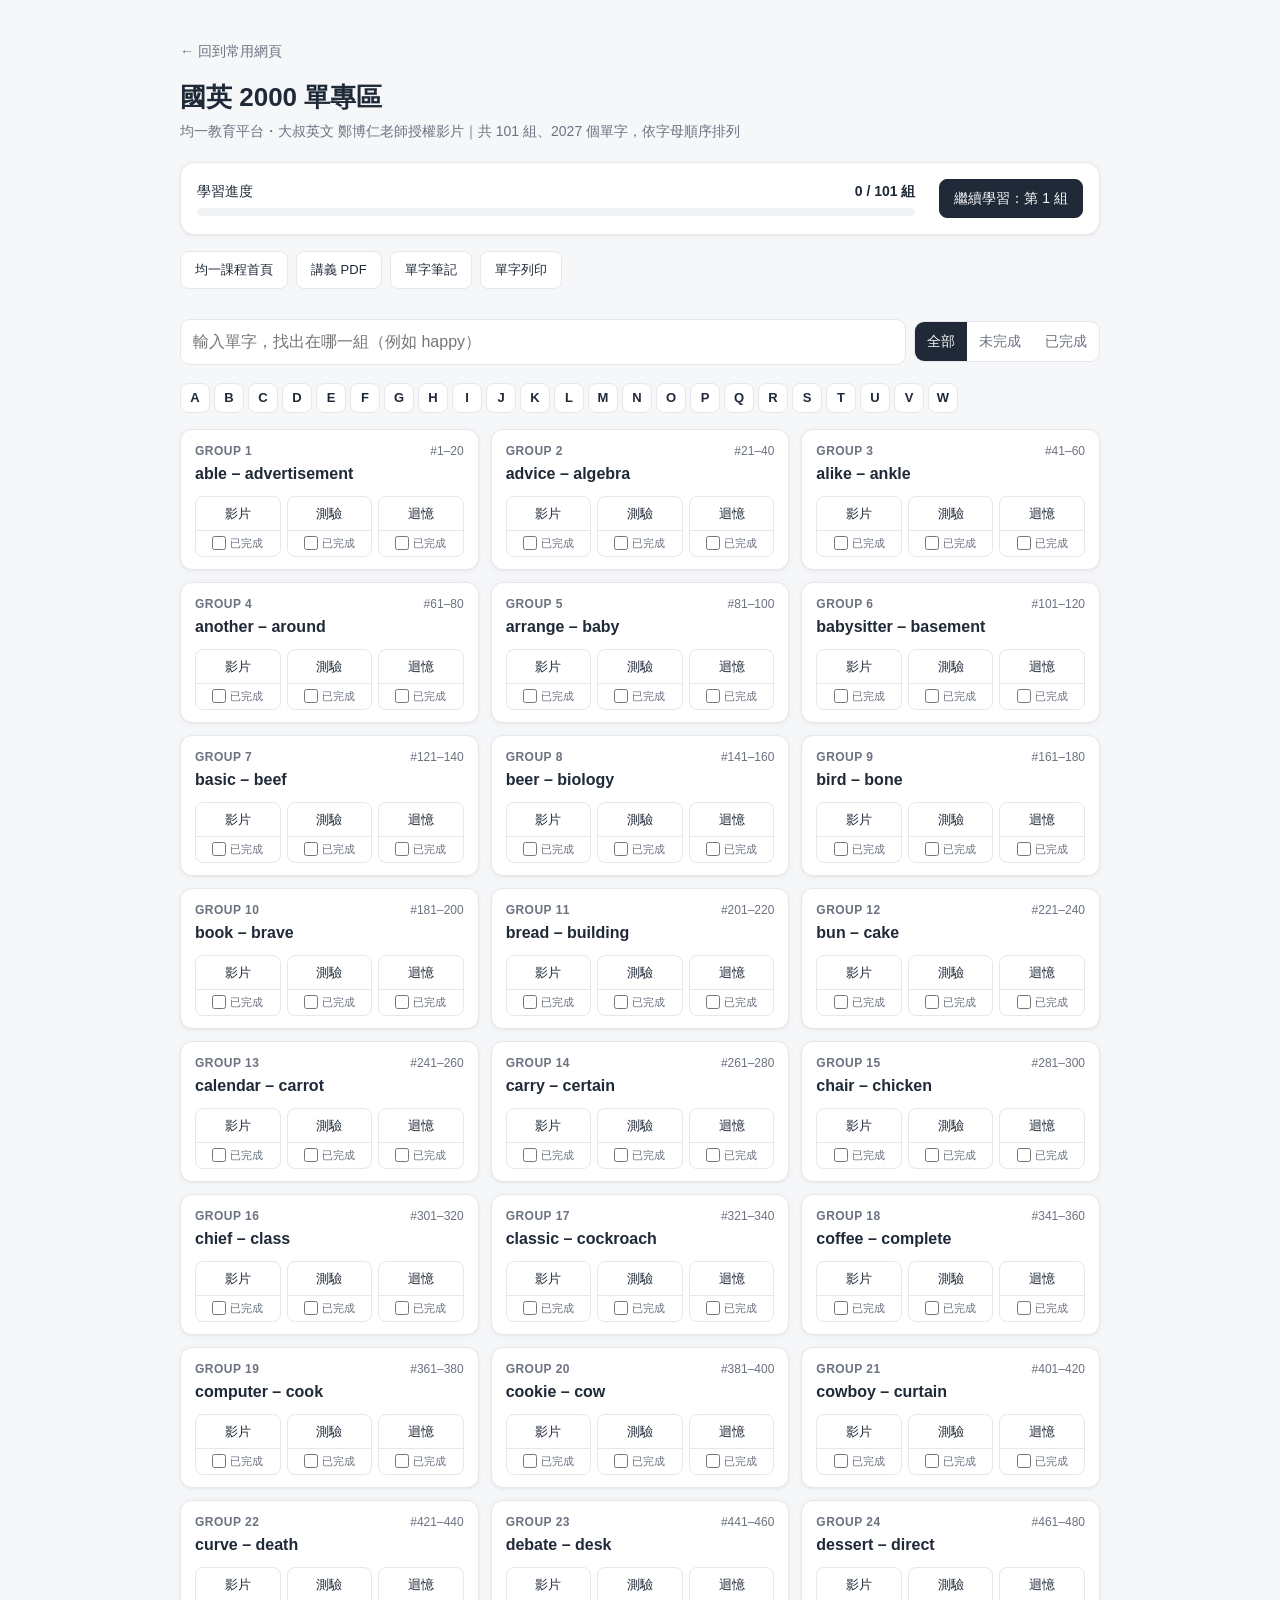
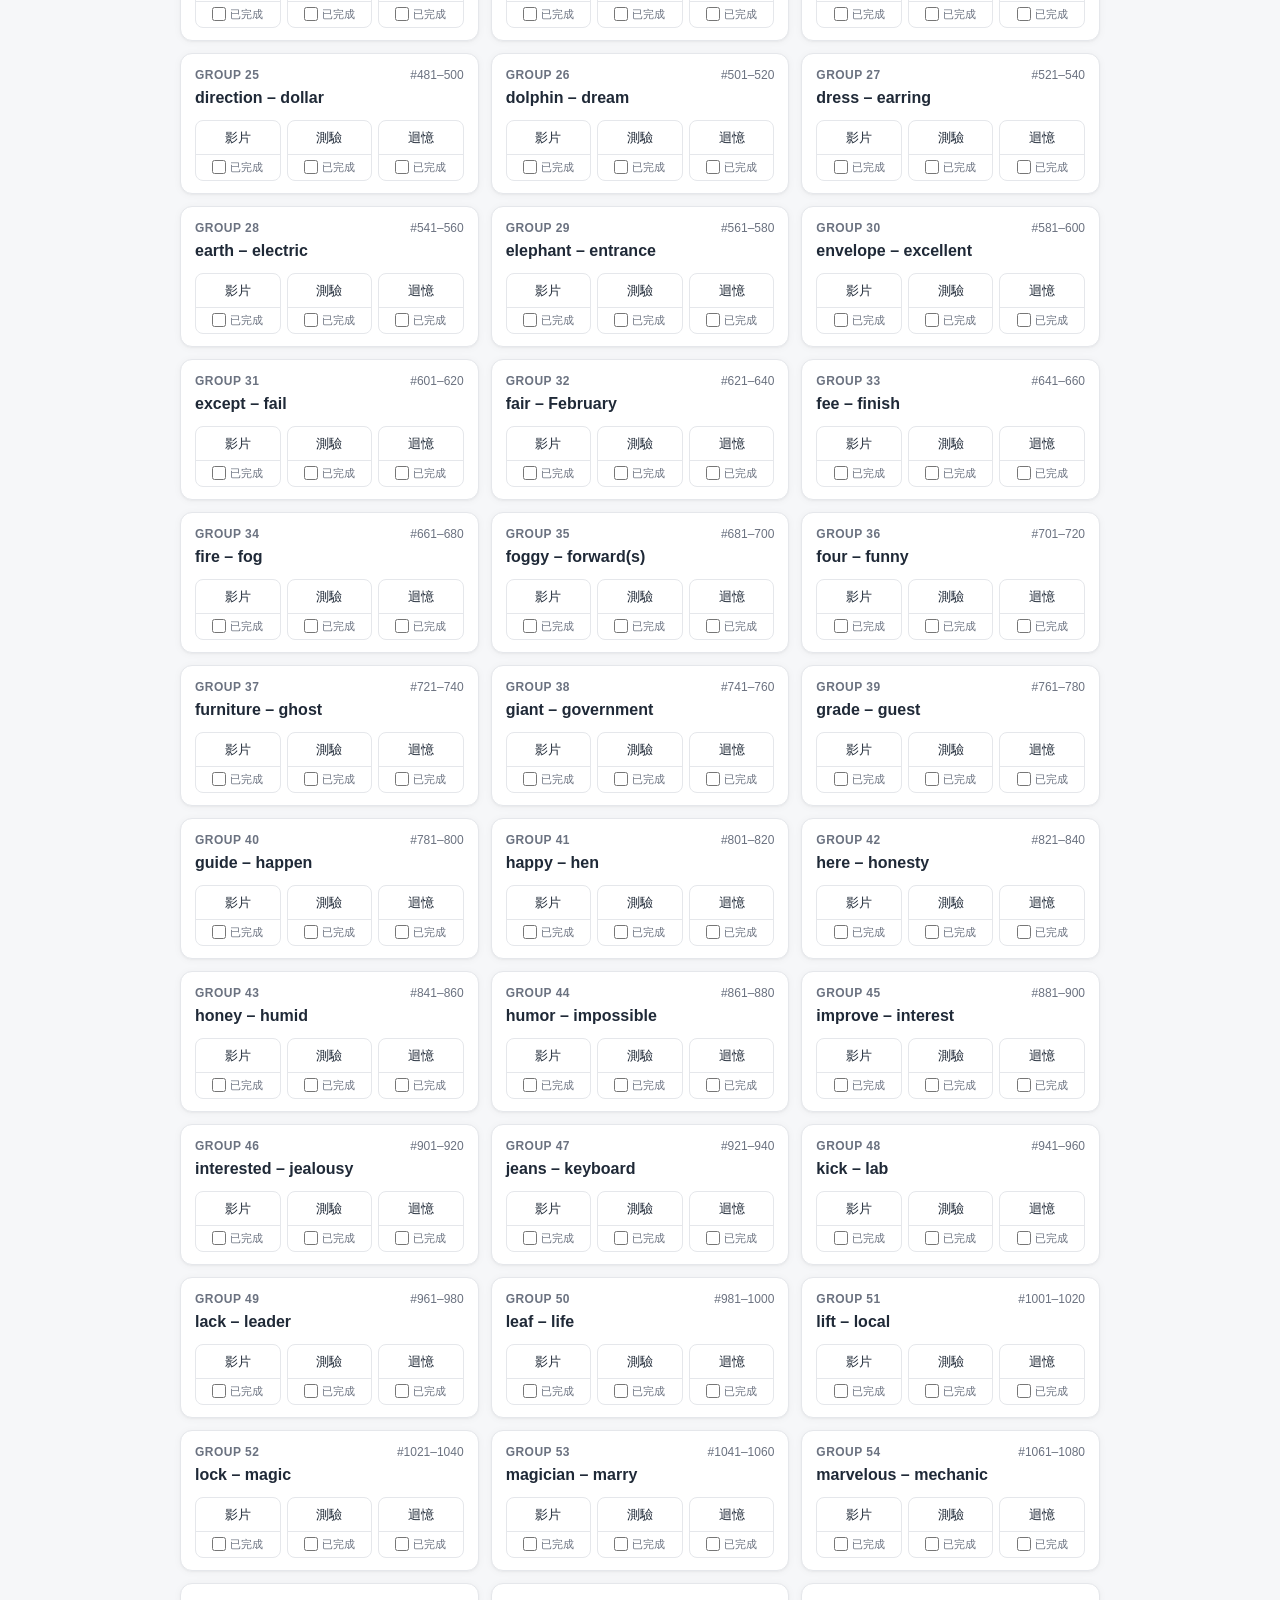
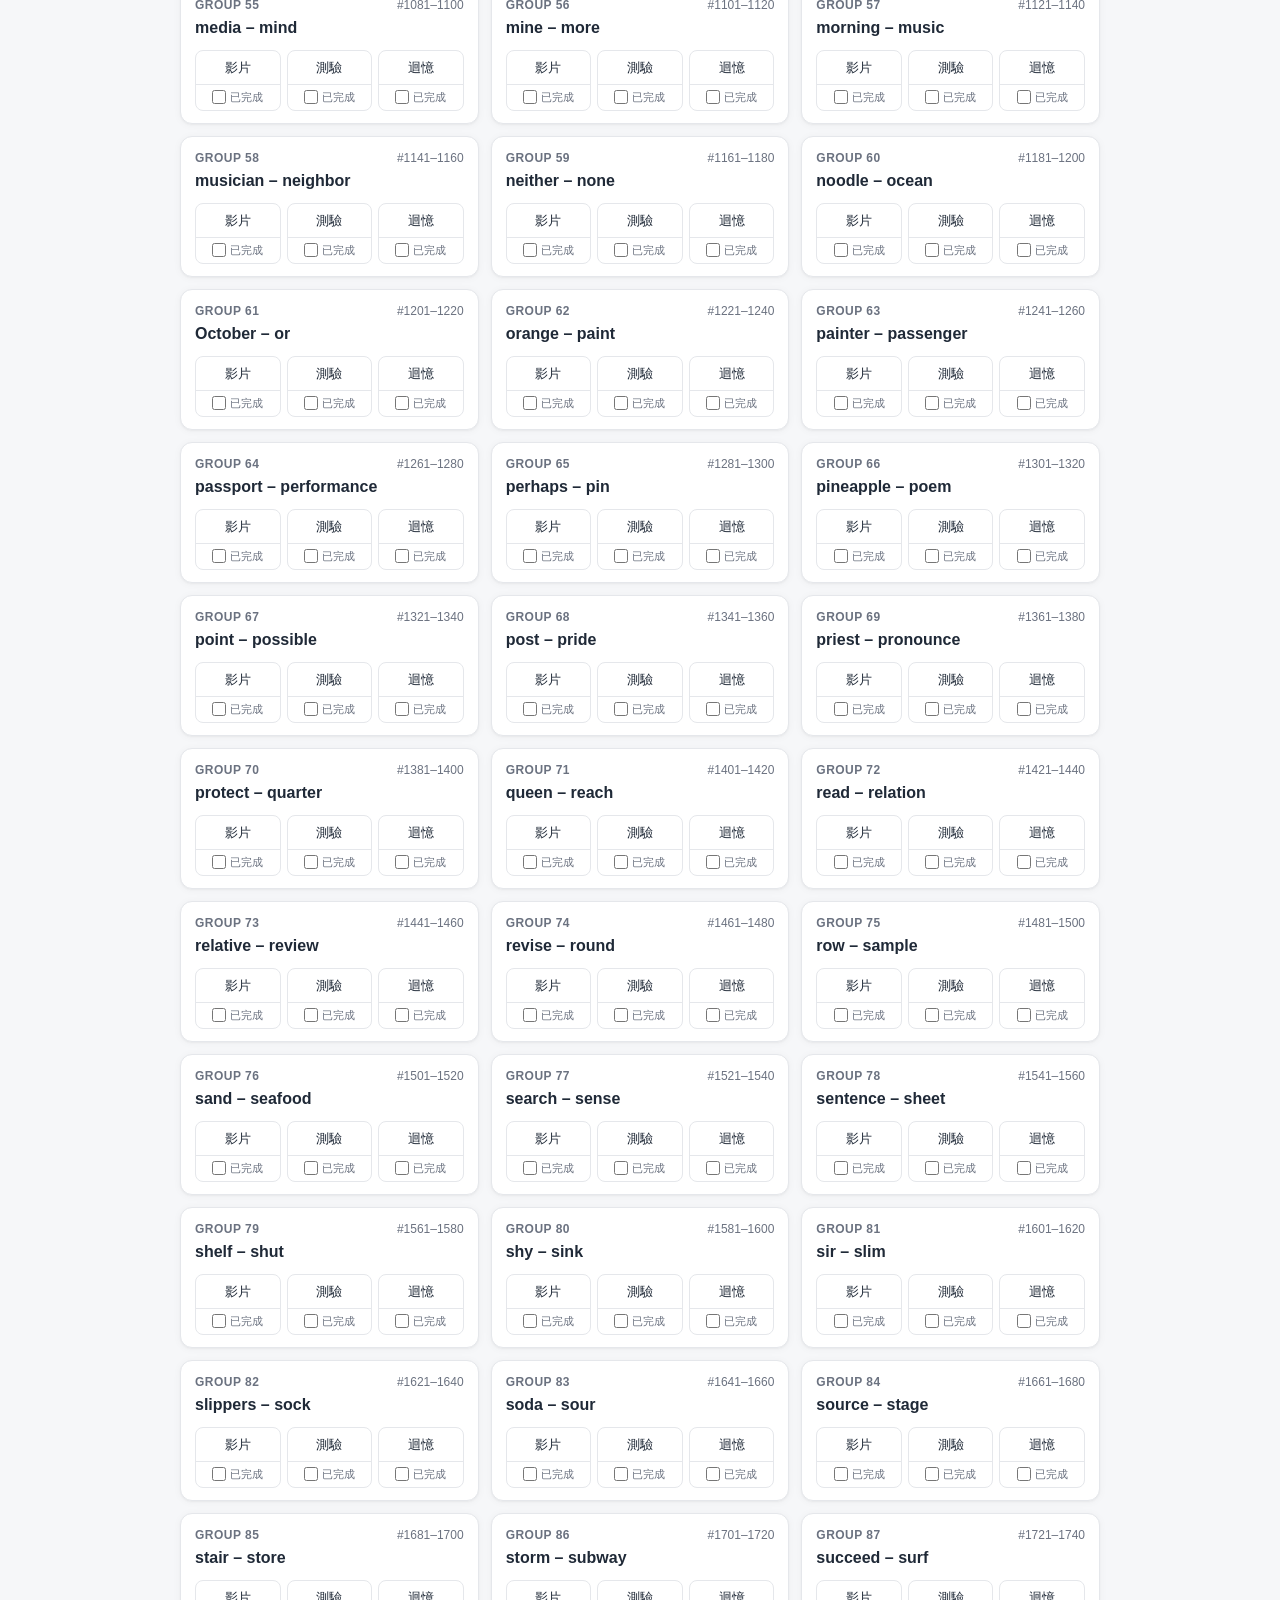
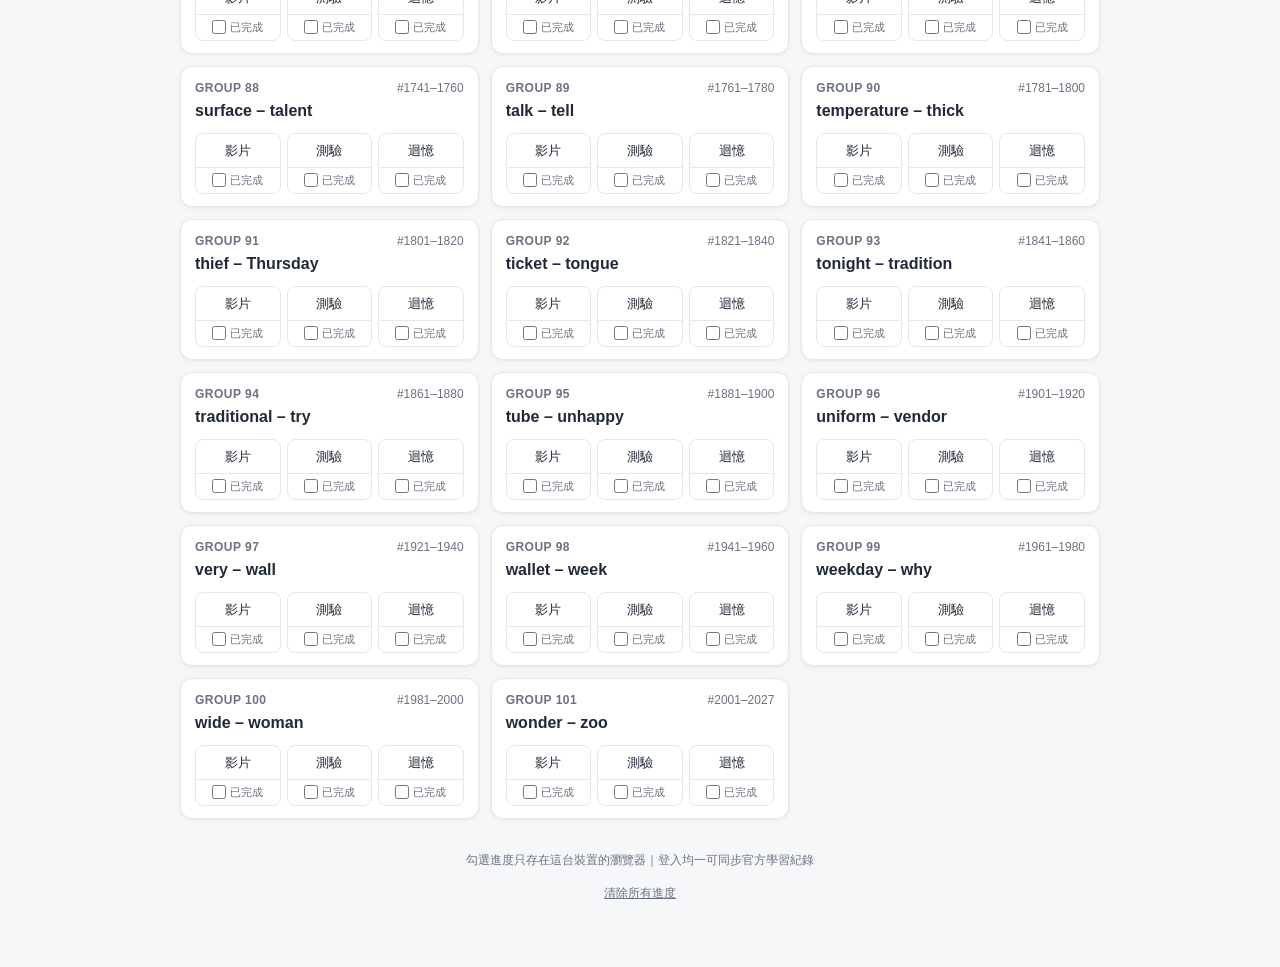
<file: exams/vocab.html>
<!doctype html>
<html lang="zh-Hant-TW">
<head>
<meta charset="utf-8">
<meta name="viewport" content="width=device-width, initial-scale=1, viewport-fit=cover">
<meta name="theme-color" content="#f6f7f9" media="(prefers-color-scheme: light)">
<meta name="theme-color" content="#111316" media="(prefers-color-scheme: dark)">
<title>國英 2000 單專區</title>
<link rel="icon" href="data:image/svg+xml,<svg xmlns='http://www.w3.org/2000/svg' viewBox='0 0 32 32'><rect width='32' height='32' rx='8' fill='%231f2937'/><text x='16' y='22' font-size='16' font-family='Arial' font-weight='700' fill='white' text-anchor='middle'>Aa</text></svg>">
<style>
  :root{
    --bg:#f6f7f9; --card:#ffffff; --text:#1f2937; --muted:#6b7280;
    --line:#e5e7eb; --hover:#f1f3f5; --accent:#1f2937; --ok:#16a34a; --okbg:#f0fdf4; --mark:#fef3c7;
    --shadow:0 1px 2px rgba(0,0,0,.04),0 1px 8px rgba(0,0,0,.04);
    color-scheme:light;
  }
  @media (prefers-color-scheme:dark){
    :root{
      --bg:#111316; --card:#1a1d21; --text:#e5e7eb; --muted:#9ca3af;
      --line:#2a2e34; --hover:#23272c; --accent:#e5e7eb; --ok:#4ade80; --okbg:#14241a; --mark:#3a3218;
      --shadow:none; color-scheme:dark;
    }
  }
  *{box-sizing:border-box}
  body{
    margin:0; background:var(--bg); color:var(--text);
    font-family:-apple-system,BlinkMacSystemFont,"Segoe UI","Noto Sans TC","Microsoft JhengHei",sans-serif;
    font-size:15px; line-height:1.5;
  }
  a{color:inherit}
  .wrap{max-width:960px; margin:0 auto; padding:40px 20px 64px}
  .back{display:inline-block; color:var(--muted); text-decoration:none; font-size:14px; margin-bottom:16px}
  .back:hover{color:var(--text)}
  h1{font-size:26px; margin:0 0 4px}
  .sub{color:var(--muted); margin:0 0 20px; font-size:14px}

  .card{background:var(--card); border:1px solid var(--line); border-radius:14px; padding:16px; box-shadow:var(--shadow)}
  .summary{display:flex; flex-wrap:wrap; gap:16px 24px; align-items:center; margin-bottom:16px}
  .prog{flex:1 1 240px}
  .prog-top{display:flex; justify-content:space-between; font-size:14px; margin-bottom:6px}
  .prog-top b{font-variant-numeric:tabular-nums}
  .bar{height:8px; background:var(--hover); border-radius:99px; overflow:hidden}
  .bar i{display:block; height:100%; width:0; background:var(--ok); border-radius:99px; transition:width .3s}
  .btn{border:1px solid var(--line); background:var(--card); color:var(--text); border-radius:8px; padding:8px 14px; font:inherit; font-size:14px; cursor:pointer; text-decoration:none; display:inline-block}
  .btn:hover{background:var(--hover)}
  .btn.primary{background:var(--accent); color:var(--bg); border-color:var(--accent)}
  .btn.primary:hover{opacity:.9}

  .tools{display:flex; flex-wrap:wrap; gap:8px; margin-bottom:20px}
  .tools a{font-size:13px}

  .bar-controls{
    position:sticky; top:env(safe-area-inset-top,0px); z-index:5;
    display:flex; gap:8px; flex-wrap:wrap; align-items:center;
    background:var(--bg); padding:10px 0; margin-bottom:8px;
  }
  .bar-controls input{
    flex:1 1 220px; min-width:0; padding:10px 12px; border:1px solid var(--line); border-radius:10px;
    background:var(--card); color:var(--text); font:inherit; font-size:16px; outline:none;
  }
  .bar-controls input:focus{border-color:var(--muted)}
  .seg{display:flex; border:1px solid var(--line); border-radius:10px; overflow:hidden; background:var(--card)}
  .seg button{border:0; background:none; color:var(--muted); font:inherit; font-size:14px; padding:9px 12px; cursor:pointer}
  .seg button.on{background:var(--accent); color:var(--bg)}
  .find-msg{width:100%; font-size:13px; color:var(--muted); min-height:0}
  .find-msg:empty{display:none}

  .letters{display:flex; flex-wrap:wrap; gap:4px; margin-bottom:16px}
  .letters a{
    width:30px; height:30px; display:grid; place-items:center; border-radius:8px;
    background:var(--card); border:1px solid var(--line); text-decoration:none; font-size:13px; font-weight:600;
  }
  .letters a:hover{background:var(--hover)}

  .list{display:grid; grid-template-columns:repeat(auto-fill,minmax(min(280px,100%),1fr)); gap:12px}
  .g{background:var(--card); border:1px solid var(--line); border-radius:12px; padding:12px 14px; box-shadow:var(--shadow); scroll-margin-top:80px}
  .g.done{background:var(--okbg); border-color:color-mix(in srgb,var(--ok) 35%,var(--line))}
  .g.hit{outline:2px solid #f59e0b; background:var(--mark)}
  .g-head{display:flex; justify-content:space-between; align-items:baseline; gap:8px; margin-bottom:2px}
  .g-no{font-size:12px; color:var(--muted); font-weight:600; letter-spacing:.04em}
  .g-num{font-size:12px; color:var(--muted); font-variant-numeric:tabular-nums}
  .g-title{font-weight:600; font-size:16px; margin-bottom:10px}
  .g-title .done-tag{color:var(--ok); font-size:13px; margin-left:6px}
  .acts{display:grid; grid-template-columns:repeat(3,1fr); gap:6px}
  .act{display:flex; flex-direction:column; align-items:stretch; border:1px solid var(--line); border-radius:8px; overflow:hidden}
  .act a{text-decoration:none; text-align:center; padding:7px 4px; font-size:13px}
  .act a:hover{background:var(--hover)}
  .act label{display:flex; align-items:center; justify-content:center; gap:4px; border-top:1px solid var(--line); font-size:11px; color:var(--muted); padding:4px; cursor:pointer; user-select:none}
  .act input{margin:0; accent-color:var(--ok); width:14px; height:14px}
  .act.checked{border-color:color-mix(in srgb,var(--ok) 50%,var(--line))}
  .act.checked label{color:var(--ok)}

  .empty{color:var(--muted); text-align:center; padding:32px 0}
  .foot{color:var(--muted); font-size:12px; text-align:center; margin-top:32px}
  .reset-row{text-align:center; margin-top:12px}
  .reset-row button{background:none; border:0; color:var(--muted); font:inherit; font-size:12px; text-decoration:underline; cursor:pointer}

  @media (max-width:600px){
    .wrap{padding:calc(20px + env(safe-area-inset-top,0px)) 16px calc(40px + env(safe-area-inset-bottom,0px))}
    h1{font-size:22px}
    .summary .btn{flex:1 1 100%; text-align:center; padding:11px}
    .bar-controls{margin:0 -16px 8px; padding:8px 16px}
    .seg{flex:1 1 100%}
    .seg button{flex:1; padding:10px}
    .letters{flex-wrap:nowrap; overflow-x:auto; padding-bottom:4px; margin:0 -16px 12px; padding-inline:16px; scrollbar-width:none}
    .letters a{flex:none; width:34px; height:34px}
    .act a{padding:10px 4px; font-size:14px}
    .act label{padding:7px 4px; font-size:12px}
    .act input{width:16px; height:16px}
  }
</style>
</head>
<body>
<div class="wrap">
  <a class="back" href="./">← 回到常用網頁</a>
  <h1>國英 2000 單專區</h1>
  <p class="sub">均一教育平台・大叔英文 鄭博仁老師授權影片｜共 101 組、2027 個單字，依字母順序排列</p>

  <div class="card summary">
    <div class="prog">
      <div class="prog-top"><span>學習進度</span><b id="progText">0 / 101 組</b></div>
      <div class="bar"><i id="progBar"></i></div>
    </div>
    <button class="btn primary" id="continueBtn">繼續學習</button>
  </div>

  <div class="tools">
    <a class="btn" target="_blank" rel="noopener" href="https://www.junyiacademy.org/topics/eng-junior-2000vocab">均一課程首頁</a>
    <a class="btn" target="_blank" rel="noopener" href="https://docs.google.com/spreadsheets/d/e/2PACX-1vTsll_hoHWtlvETdnn3yge190TdCs97DPqOA9kCfMVxtoVftu3ZiZY1kWm_kfJZ2_U3igvvN2UQG0Mq/pub?gid=495199671&single=true&output=pdf">講義 PDF</a>
    <a class="btn" target="_blank" rel="noopener" href="https://www.junyiacademy.org/event/vocabnote/?label=junior2000">單字筆記</a>
    <a class="btn" target="_blank" rel="noopener" href="https://www.junyiacademy.org/event/vocabprint/?label=junior2000">單字列印</a>
  </div>

  <div class="bar-controls">
    <input id="find" type="search" enterkeyhint="search" placeholder="輸入單字，找出在哪一組（例如 happy）" autocomplete="off" autocapitalize="off" spellcheck="false">
    <div class="seg" id="filter">
      <button data-f="all" class="on">全部</button>
      <button data-f="todo">未完成</button>
      <button data-f="done">已完成</button>
    </div>
    <div class="find-msg" id="findMsg"></div>
  </div>

  <nav class="letters" id="letters"></nav>

  <section class="list" id="list"></section>

  <p class="foot">勾選進度只存在這台裝置的瀏覽器｜登入均一可同步官方學習紀錄</p>
  <div class="reset-row"><button id="resetBtn">清除所有進度</button></div>
</div>

<script>
/* 每組：起始單字-結束單字|YouTube 影片 ID（第 n 組 = 陣列第 n 個） */
const RAW = `able - advertisement|oIPvNOExWJk
advice - algebra|qm-Qsc7eKmM
alike - ankle|oareUM0Dcwk
another - around|q_ajNi-KMPQ
arrange - baby|Fuc48ES05Qs
babysitter - basement|w4FITxSk0JQ
basic - beef|12cGWsLAc-k
beer - biology|X4RpOA3JqSU
bird - bone|WcmLe_TauOY
book - brave|aOm0yq0pPSQ
bread - building|bhiKCir4eNM
bun - cake|EB4YYPyhFOI
calendar - carrot|6Rw5IPlQnXU
carry - certain|ysmJ0uLlNCw
chair - chicken|kFhyReSbYB8
chief - class|ic4cQO1HusA
classic - cockroach|fW1FHREH35A
coffee - complete|IGan6wZVPhM
computer - cook|q_uLfjXpyFM
cookie - cow|WGdgc3GYQUc
cowboy - curtain|9EVQ5GiOlMc
curve - death|UbUdzEHaSj4
debate - desk|uNguvXrd9Ro
dessert - direct|AVsdgz6Qh5c
direction - dollar|RKX7oM9BNRM
dolphin - dream|m_DDtkFVesw
dress - earring|x5EtQ0ZwZJg
earth - electric|Nx4GEaxS3Rg
elephant - entrance|ZQoVlx_l_Ew
envelope - excellent|tr_CmQqW_AA
except - fail|SfPaDZXZUeU
fair - February|kg6cDh-hnSQ
fee - finish|1pgtTDouZUc
fire - fog|yS8EwWnm-UQ
foggy - forward(s)|hj902ZruTMM
four - funny|A4e2dsXEe9g
furniture - ghost|PqG21Ge2zok
giant - government|vwFCqJOTcfs
grade - guest|J-2Pm35apew
guide - happen|LMf6yBNhrUs
happy - hen|HWOwAonDueI
here - honesty|OPJ7f2boz4A
honey - humid|1BxofjSC-HM
humor - impossible|6RWwzC3sBtg
improve - interest|6PlIsXDqovQ
interested - jealousy|aoh7aUcpGdc
jeans - keyboard|xLOF_iC2glM
kick - lab|vtHQfBKRH_U
lack - leader|Vwp2cnULk-Y
leaf - life|RM1U8GYkcCY
lift - local|TK6QsAMRQBU
lock - magic|ALMANGYwp0U
magician - marry|hTRkxADuU8c
marvelous - mechanic|8_dJY-4suxI
media - mind|qqh2J3F_jio
mine - more|Z7Cj9fKGedg
morning - music|_SYgwtMYeEQ
musician - neighbor|7TES1eA8-zY
neither - none|acOQjGG-U1M
noodle - ocean|H0xrAEYEyos
October - or|zc1nvub2Umc
orange - paint|rBm2ScgImC8
painter - passenger|pIiiLqzutxE
passport - performance|3MG2E48dTeg
perhaps - pin|v8zTZDJzxOs
pineapple - poem|rOhLnOKm99c
point - possible|9TVwcAip1Go
post - pride|UKwUMpqaA9c
priest - pronounce|QQxzcqDLkH4
protect - quarter|kAC6v-sqEAg
queen - reach|V3ThItNej_k
read - relation|gK9a34IhrPo
relative - review|yQRb_G7nKdk
revise - round|cq7Z0U_Jwmg
row - sample|S4TM4bXCh9w
sand - seafood|9z9aIV1nNDY
search - sense|0aTfoEBNamA
sentence - sheet|GSjmmagjO7E
shelf - shut|YBTrHJtS6RA
shy - sink|jPGCLPXEi-M
sir - slim|dB3iI2F2dtQ
slippers - sock|7K8xvBJF5Xc
soda - sour|o_jdtbN80qU
source - stage|Vf-HJrXDHL8
stair - store|gdruEDli85A
storm - subway|AXLbIjry4m8
succeed - surf|p4emGHf7uRw
surface - talent|7J_K6DU4oPU
talk - tell|Otpqdoa0Cbw
temperature - thick|Md8JZktTfj0
thief - Thursday|hzGALRcdGDs
ticket - tongue|XAEQRX_JQOo
tonight - tradition|BMVbrM2c9tE
traditional - try|enlMSqHXzrE
tube - unhappy|ZvJeuxvjXXs
uniform - vendor|5lV9bgtxdvc
very - wall|2vGJjF5wES8
wallet - week|tCSqzb0B8lE
weekday - why|Z52c4euuF30
wide - woman|tLZpsFD7HbE
wonder - zoo|2124-SZ35CA`;

const P = "?parent-topic-id=eng-junior-2000vocab";
const GROUPS = RAW.trim().split("\n").map((line, i) => {
  const [range, vid] = line.split("|");
  const [from, to] = range.split(" - ");
  const n = i + 1;
  return {
    n, from, to,
    start: (n - 1) * 20 + 1,
    end: n === 101 ? 2027 : n * 20,
    video: `https://www.junyiacademy.org/video/${vid}${P}`,
    quiz:  `https://www.junyiacademy.org/sequential-quiz/eng-junior2000g${n}${P}`,
    loop:  `https://www.junyiacademy.org/event/vocabloop/?label=junior2000g${n}`,
  };
});
const ACTS = [["video","影片"],["quiz","測驗"],["loop","迴憶"]];

/* 進度儲存 */
const KEY = "vocab2000-progress-v1";
let prog = {};
try { prog = JSON.parse(localStorage.getItem(KEY)) || {}; } catch(e){}
const save = () => { try { localStorage.setItem(KEY, JSON.stringify(prog)); } catch(e){} };
const isDone = n => ACTS.every(([k]) => prog[n]?.[k]);

let filter = "all";
try { filter = localStorage.getItem("vocab2000-filter") || "all"; } catch(e){}

const $ = id => document.getElementById(id);
const norm = s => s.toLowerCase().replace(/\(.*?\)/g, "").trim();

function card(g){
  const done = isDone(g.n);
  const el = document.createElement("article");
  el.className = "g" + (done ? " done" : "");
  el.id = "g" + g.n;
  el.innerHTML = `
    <div class="g-head"><span class="g-no">GROUP ${g.n}</span><span class="g-num">#${g.start}–${g.end}</span></div>
    <div class="g-title">${g.from} – ${g.to}${done ? '<span class="done-tag">✓ 完成</span>' : ""}</div>
    <div class="acts">${ACTS.map(([k, label]) => `
      <div class="act${prog[g.n]?.[k] ? " checked" : ""}">
        <a href="${g[k]}" target="_blank" rel="noopener" data-n="${g.n}" data-k="${k}">${label}</a>
        <label><input type="checkbox" data-n="${g.n}" data-k="${k}" ${prog[g.n]?.[k] ? "checked" : ""}>已完成</label>
      </div>`).join("")}
    </div>`;
  return el;
}

function render(){
  const list = $("list");
  list.innerHTML = "";
  const shown = GROUPS.filter(g =>
    filter === "all" || (filter === "done" ? isDone(g.n) : !isDone(g.n)));
  shown.forEach(g => list.append(card(g)));
  if (!shown.length) list.innerHTML = `<p class="empty">${filter === "done" ? "還沒有完成的組別，加油！" : "全部完成了，太厲害了！🎉"}</p>`;
  document.querySelectorAll("#filter button").forEach(b => b.classList.toggle("on", b.dataset.f === filter));
  renderLetters(shown);
  updateProgress();
}

function updateProgress(){
  const done = GROUPS.filter(g => isDone(g.n)).length;
  $("progText").textContent = `${done} / 101 組`;
  $("progBar").style.width = (done / 101 * 100) + "%";
  const next = GROUPS.find(g => !isDone(g.n));
  $("continueBtn").textContent = next ? `繼續學習：第 ${next.n} 組` : "全部完成 🎉";
  $("continueBtn").disabled = !next;
}

function renderLetters(shown){
  const nav = $("letters");
  nav.innerHTML = "";
  const seen = new Set();
  shown.forEach(g => {
    const L = g.from[0].toUpperCase();
    if (!seen.has(L)) {
      seen.add(L);
      const a = document.createElement("a");
      a.href = "#g" + g.n; a.textContent = L;
      nav.append(a);
    }
  });
}

function goTo(n){
  const el = $("g" + n);
  if (!el) { filter = "all"; render(); return goTo(n); }
  document.querySelectorAll(".g.hit").forEach(x => x.classList.remove("hit"));
  el.classList.add("hit");
  el.scrollIntoView({ behavior:"smooth", block:"center" });
}

/* 勾選 / 點連結自動勾選 */
$("list").addEventListener("change", e => {
  const { n, k } = e.target.dataset;
  if (!n) return;
  prog[n] = prog[n] || {};
  prog[n][k] = e.target.checked;
  save(); refreshCard(+n);
});
function refreshCard(n){
  const old = $("g" + n);
  const g = GROUPS[n - 1];
  const fresh = card(g);
  if (old.classList.contains("hit")) fresh.classList.add("hit");
  old.replaceWith(fresh);
  updateProgress();
}

/* 找單字：比對字母順序落在哪一組 */
$("find").addEventListener("input", () => {
  const w = norm($("find").value);
  const msg = $("findMsg");
  document.querySelectorAll(".g.hit").forEach(x => x.classList.remove("hit"));
  if (!w || !/^[a-z]/.test(w)) { msg.textContent = ""; return; }
  const cmp = (a, b) => a.localeCompare(b, "en", { sensitivity:"base" });
  let g = GROUPS.find(g => cmp(w, norm(g.from)) >= 0 && cmp(w, norm(g.to)) <= 0);
  if (!g) g = [...GROUPS].reverse().find(g => cmp(w, norm(g.from)) >= 0) || GROUPS[0];
  msg.textContent = `「${$("find").value.trim()}」按字母順序在第 ${g.n} 組（${g.from} – ${g.to}）。如果那一組沒有，代表不在 2000 單裡。`;
  goTo(g.n);
});

$("filter").addEventListener("click", e => {
  const f = e.target.dataset?.f; if (!f) return;
  filter = f;
  try { localStorage.setItem("vocab2000-filter", f); } catch(e){}
  render();
});

$("continueBtn").onclick = () => {
  const next = GROUPS.find(g => !isDone(g.n));
  if (next) goTo(next.n);
};

let armed = false;
$("resetBtn").onclick = e => {
  if (!armed) {
    armed = true; e.target.textContent = "再按一次確定清除";
    setTimeout(() => { armed = false; e.target.textContent = "清除所有進度"; }, 3000);
    return;
  }
  prog = {}; save(); render();
  armed = false; e.target.textContent = "清除所有進度";
};

render();
</script>
</body>
</html>
</file>
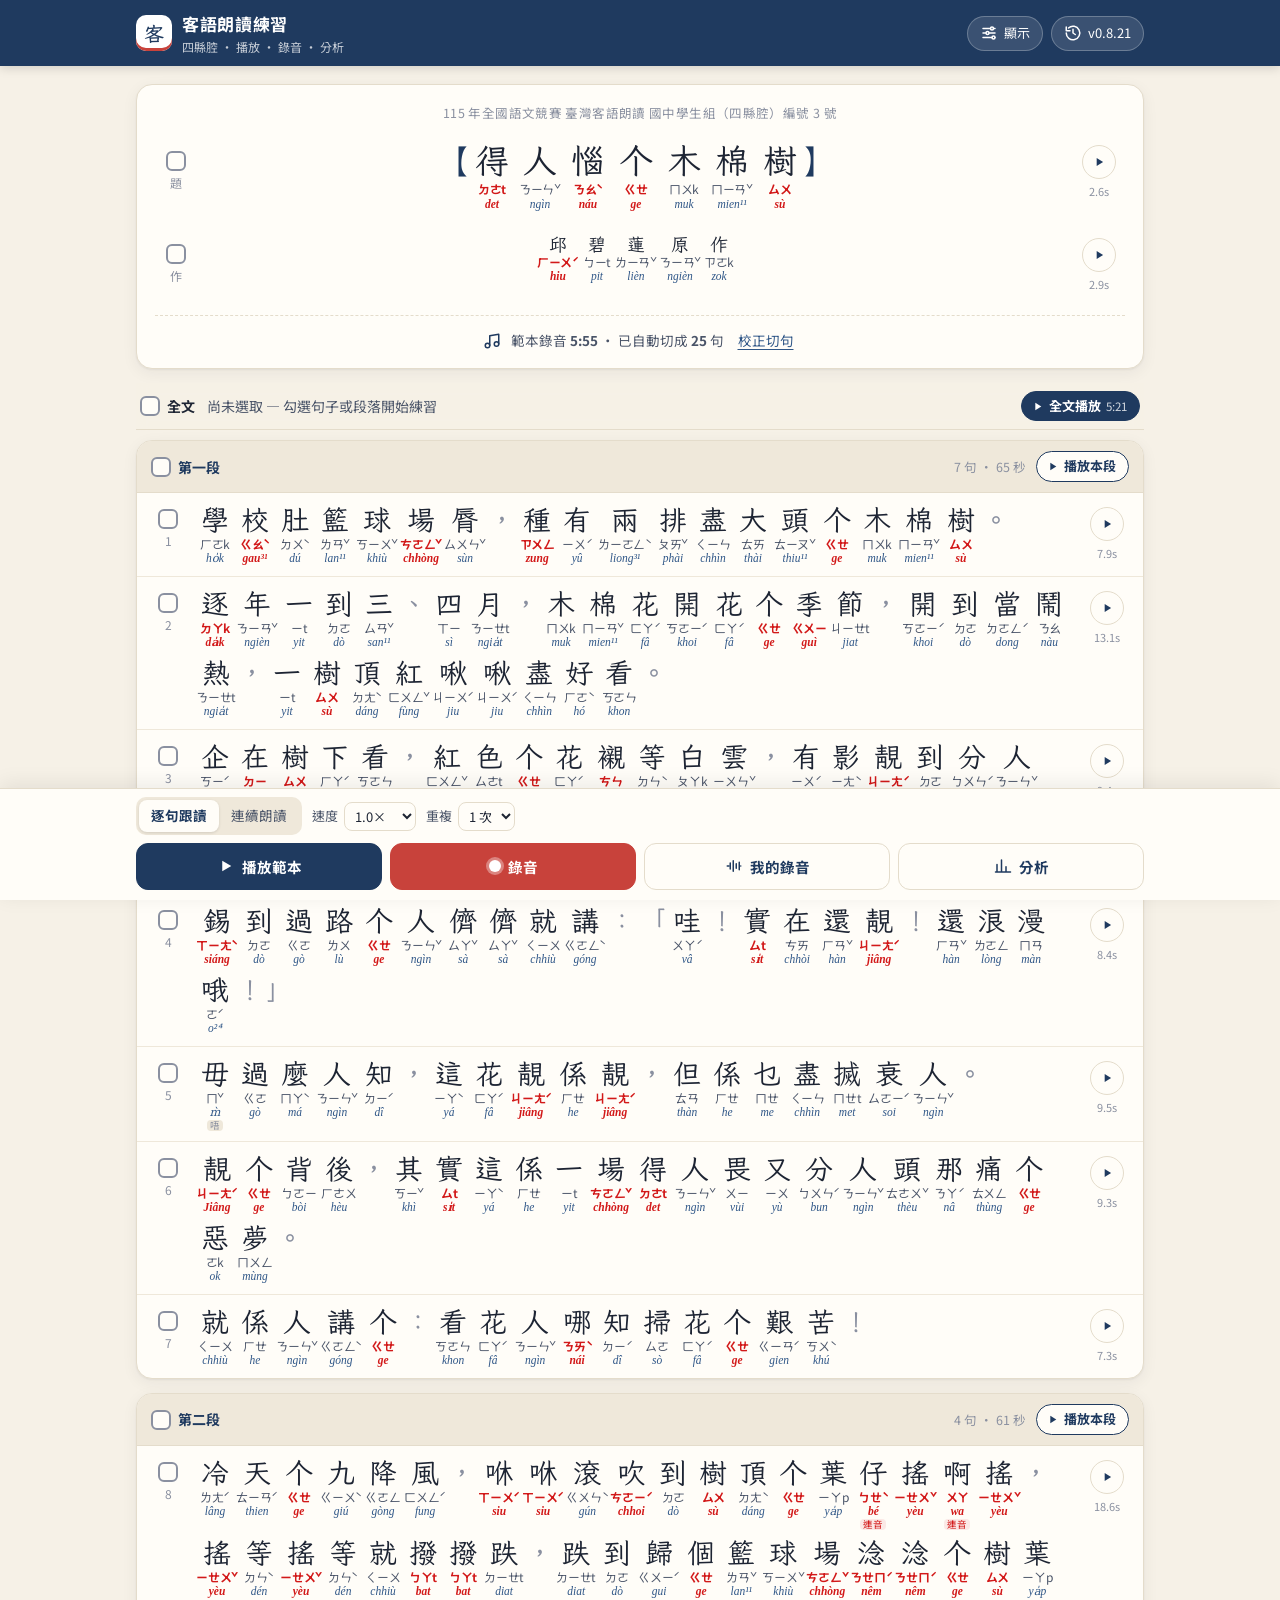
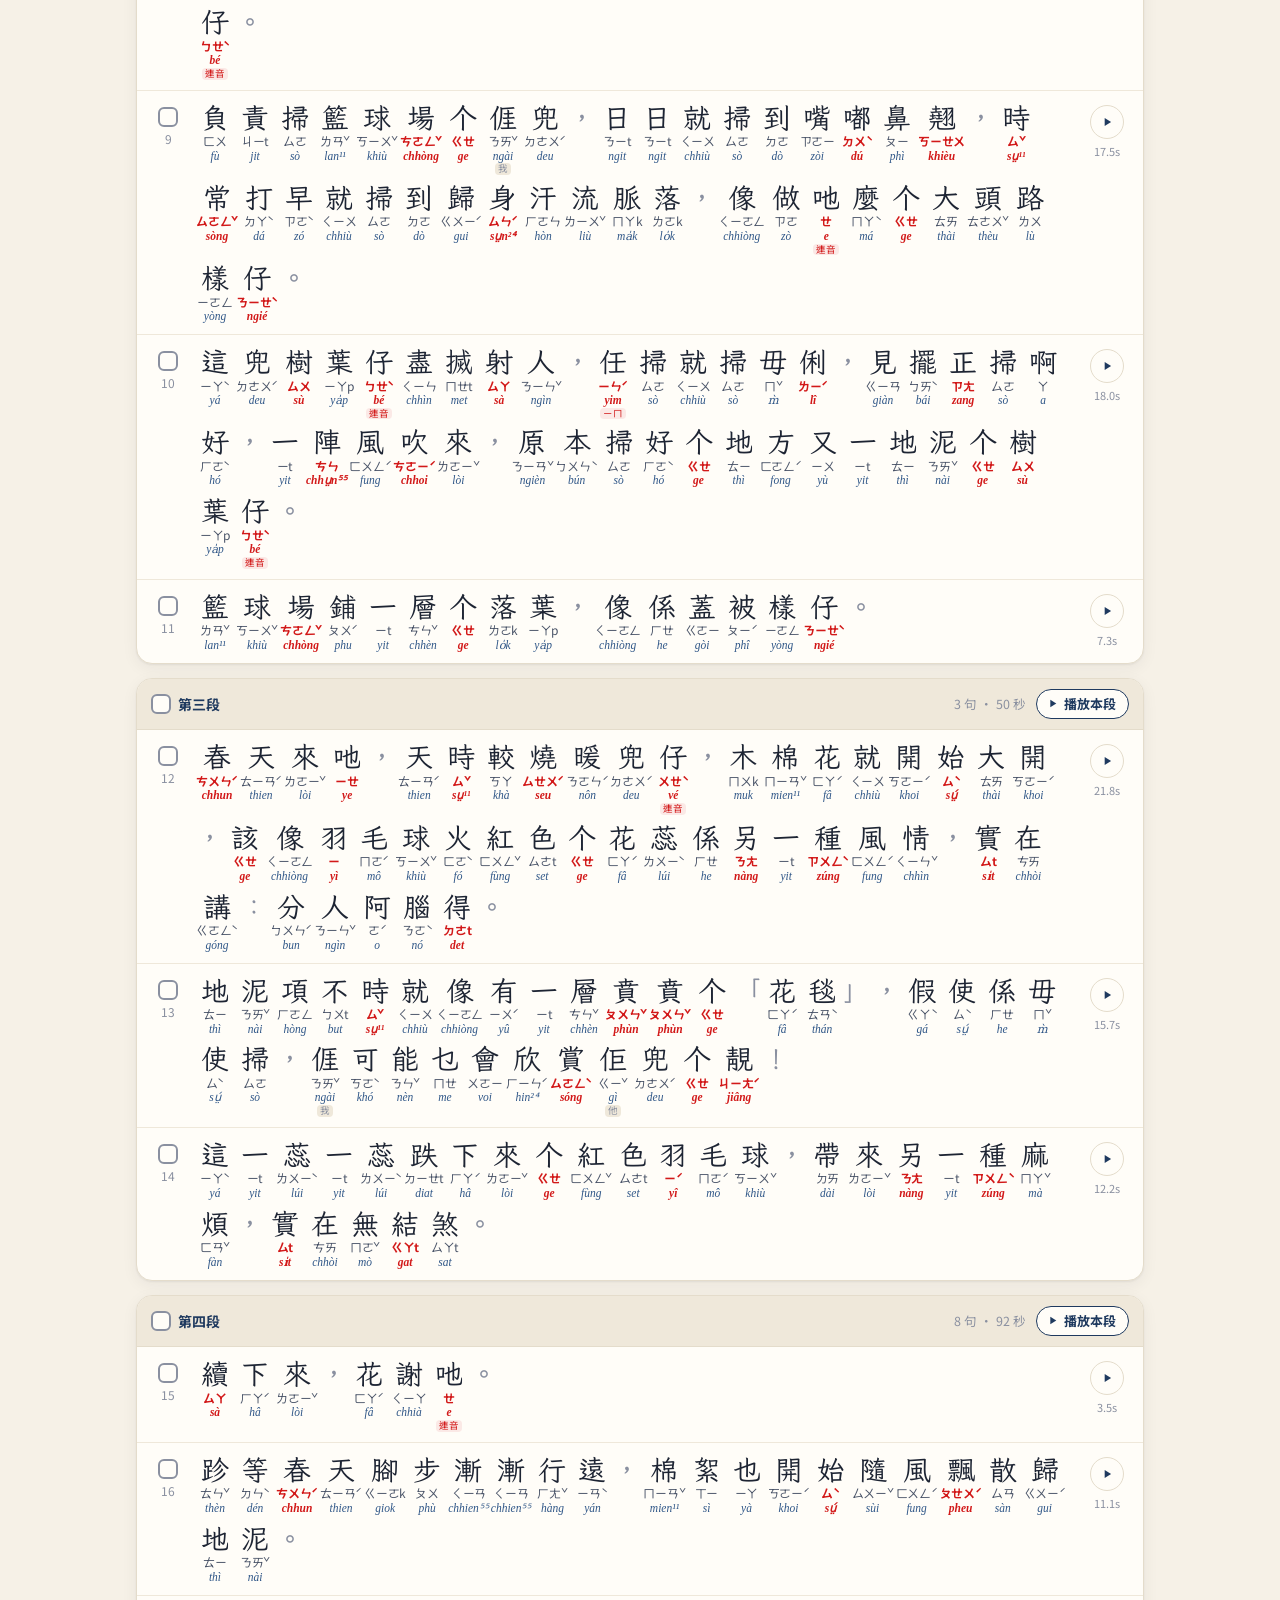
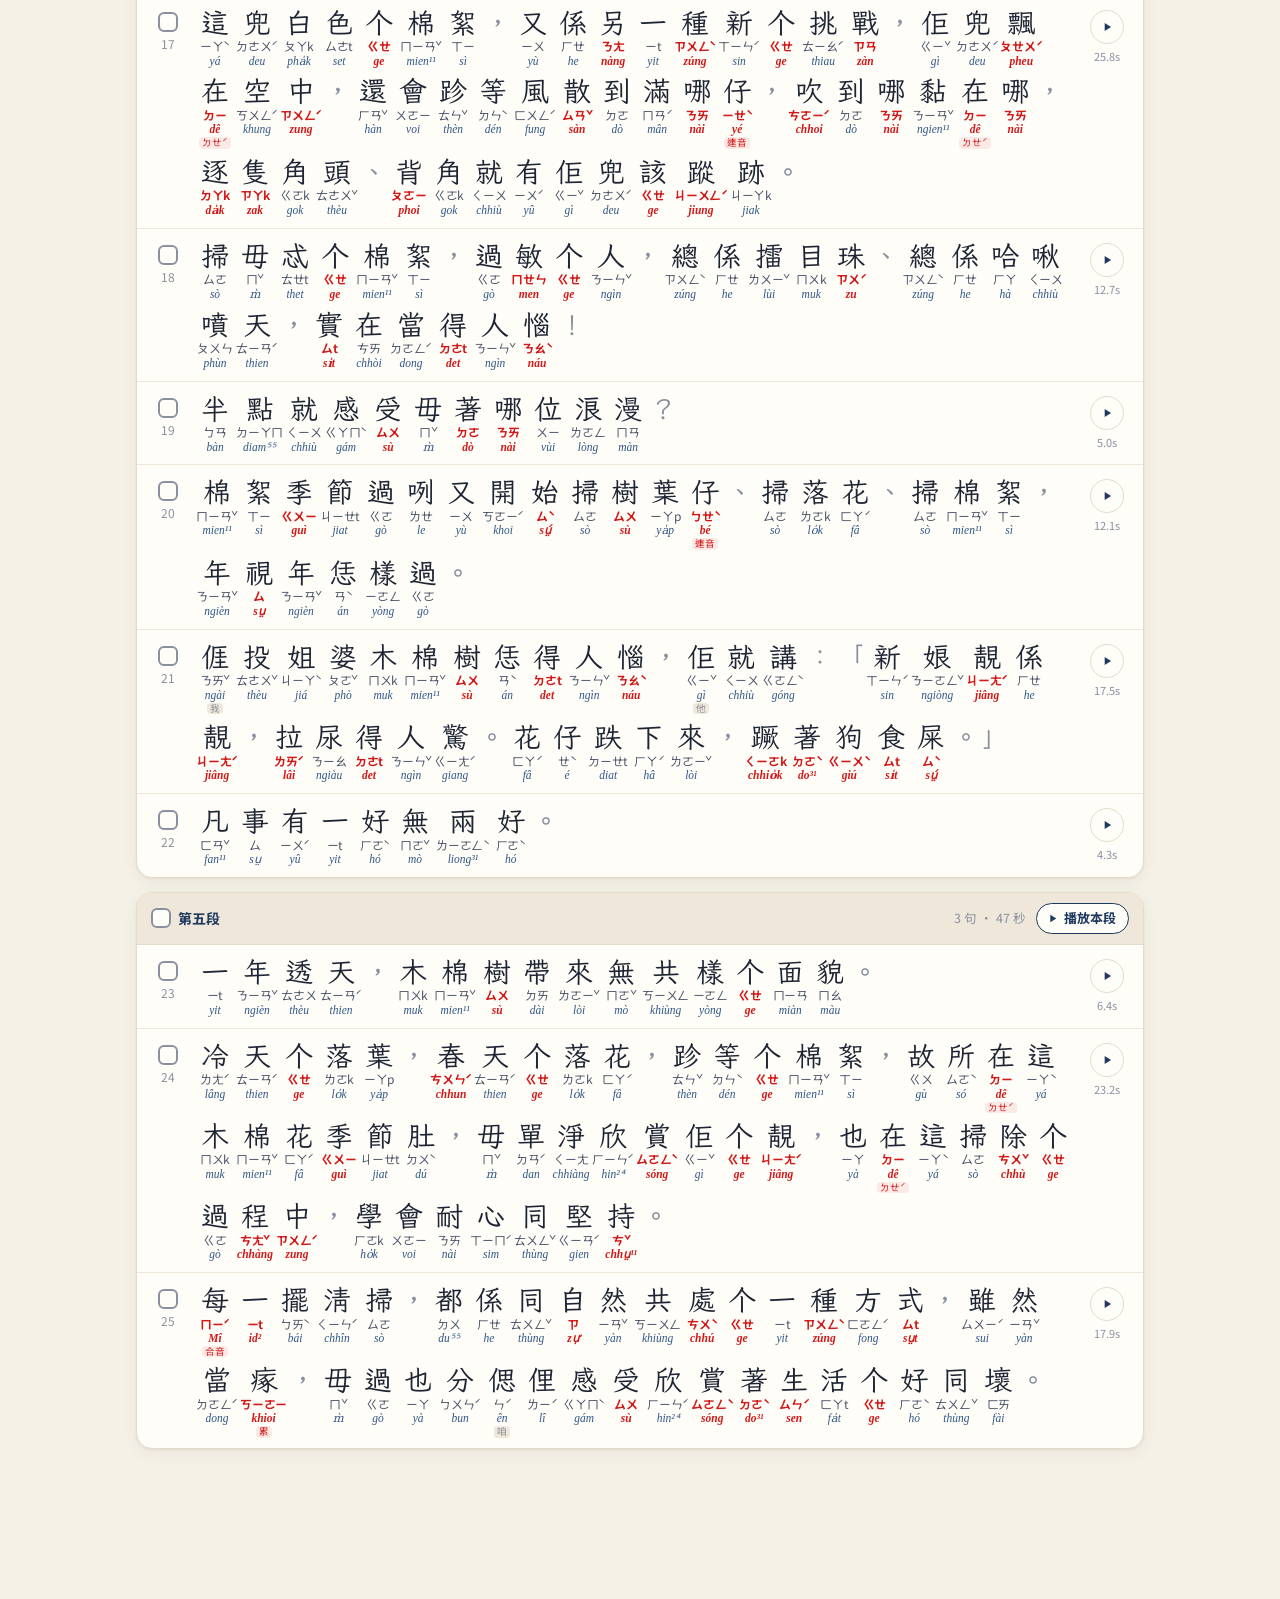
<file: hakka/2026hakka.html>
<!doctype html>
<html lang="zh-Hant-TW">
<head>
<meta charset="utf-8">
<meta name="viewport" content="width=device-width, initial-scale=1, viewport-fit=cover">
<title>客語朗讀練習</title>
<meta name="description" content="臺灣客語（四縣腔）朗讀練習：播放範本、錄音、分析發音，可單句、單段或全文練習。">
<meta name="theme-color" content="#1f3a5f">
<link rel="preconnect" href="https://fonts.googleapis.com">
<link rel="preconnect" href="https://fonts.gstatic.com" crossorigin>
<link href="https://fonts.googleapis.com/css2?family=LXGW+WenKai+TC:wght@400;700&family=Noto+Sans+TC:wght@400;500;700&display=swap" rel="stylesheet">
<link rel="stylesheet" href="css/style.css?v=0.8.21">
</head>
<body>
<header class="appbar">
  <div class="appbar-inner">
    <div class="brand">
      <span class="brand-mark" aria-hidden="true">客</span>
      <div>
        <div class="brand-title">客語朗讀練習</div>
        <div class="brand-sub">四縣腔 · 播放 · 錄音 · 分析</div>
      </div>
    </div>
    <div class="appbar-actions">
      <button class="chip-btn" id="btnSettings" aria-expanded="false" aria-controls="settings">
        <svg viewBox="0 0 24 24" aria-hidden="true"><path d="M4 6h10M18 6h2M4 12h4M12 12h8M4 18h12M20 18h0"/><circle cx="16" cy="6" r="2"/><circle cx="10" cy="12" r="2"/><circle cx="18" cy="18" r="2"/></svg>
        <span>顯示</span>
      </button>
      <button class="chip-btn" id="btnHistory">
        <svg viewBox="0 0 24 24" aria-hidden="true"><path d="M3 12a9 9 0 1 0 3-6.7"/><path d="M3 4v5h5"/><path d="M12 7v5l3 2"/></svg>
        <span id="verLabel">v0.1.0</span>
      </button>
    </div>
  </div>
  <div class="settings" id="settings" hidden>
    <label class="toggle"><input type="checkbox" id="optZhuyin" checked><span>注音</span></label>
    <label class="toggle"><input type="checkbox" id="optPinyin" checked><span>拼音</span></label>
    <label class="toggle"><input type="checkbox" id="optFix" checked><span>標示校正音</span></label>
    <label class="toggle sel-opt"><span>卡拉 OK 顏色</span>
      <select id="optKara"><option value="rainbow">彩虹</option><option value="red">紅色</option></select>
    </label>
    <div class="size-ctl" role="group" aria-label="字體大小">
      <span>字級</span>
      <button data-size="-1" aria-label="縮小">A−</button>
      <button data-size="1" aria-label="放大">A+</button>
    </div>
    <button class="chip-btn danger" id="btnDelWhole" type="button" hidden>刪除連續朗讀錄音</button>
    <button class="chip-btn danger" id="btnClearRec" type="button">清除我的錄音</button>
    <p class="legend"><span class="fix-sample">紅色粗體</span>＝依真人音檔校正的發音（平舌音、口語白讀、連音變化）</p>
  </div>
</header>

<main class="page">
  <section class="article-head">
    <div class="contest" id="contest"></div>
    <div class="title" id="title" role="heading" aria-level="1"></div>
    <div class="author" id="author"></div>
    <div class="ref-audio">
      <svg viewBox="0 0 24 24" aria-hidden="true"><path d="M9 18V5l12-2v13"/><circle cx="6" cy="18" r="3"/><circle cx="18" cy="16" r="3"/></svg>
      <span>範本錄音 <b id="refDur">5:55</b> · 已自動切成 <b id="sentCount">25</b> 句</span>
      <span class="calib-state" id="calibState" hidden>已使用你的校正</span>
      <button class="link-btn" id="btnCalib">校正切句</button>
    </div>
  </section>

  <section class="select-bar" aria-label="選取範圍">
    <label class="check whole"><input type="checkbox" id="chkAll"><span class="box"></span><span>全文</span></label>
    <div class="sel-info" id="selInfo">尚未選取<span class="hint-long"> — 勾選句子或段落開始練習</span></div>
    <button class="link-btn" id="btnClear" hidden>清除</button>
    <button class="grp-play all" id="btnPlayAll" title="從標題、作者到最後一句連續播放"><svg viewBox="0 0 24 24"><path d="M8 5l11 7-11 7z"/></svg><span>全文播放</span><small id="allDur"></small></button>
  </section>

  <article class="article" id="article"></article>

  <section class="analysis" id="analysis" hidden aria-labelledby="anaTitle">
    <div class="ana-head">
      <h2 id="anaTitle">分析結果</h2>
      <span class="badge-demo">示意畫面</span>
      <button class="icon-btn" id="btnCloseAna" aria-label="關閉">
        <svg viewBox="0 0 24 24"><path d="M6 6l12 12M18 6L6 18"/></svg>
      </button>
    </div>
    <div class="ana-scope" id="anaScope">第 1–3 句 · 範本 21.4 秒 · 你的錄音 23.0 秒</div>
    <div class="scores">
      <div class="score main"><div class="ring" style="--v:78"><span>78</span></div><div class="lbl">總分</div></div>
      <div class="score"><div class="ring" style="--v:81"><span>81</span></div><div class="lbl">發音相似</div></div>
      <div class="score"><div class="ring warn" style="--v:64"><span>64</span></div><div class="lbl">聲調</div></div>
      <div class="score"><div class="ring" style="--v:88"><span>88</span></div><div class="lbl">語速</div></div>
      <div class="score"><div class="ring" style="--v:90"><span>90</span></div><div class="lbl">停頓</div></div>
    </div>
    <ul class="tips">
      <li class="warn">「<b>一樹頂紅啾啾</b>」聲調起伏比範本平，<b>啾啾</b>（jiu）要拉高。</li>
      <li>語速比範本慢 7%，很接近。</li>
      <li>「阿腦！」前範本有停頓，你也有停到，很好。</li>
    </ul>
    <div class="chart-card">
      <div class="chart-head">
        <span>聲調曲線</span>
        <span class="key"><i class="k-ref"></i>範本</span>
        <span class="key"><i class="k-usr"></i>你的錄音</span>
      </div>
      <svg class="pitch" viewBox="0 0 600 160" preserveAspectRatio="none" aria-label="聲調曲線示意">
        <g class="grid"><path d="M0 40H600M0 80H600M0 120H600"/></g>
        <path class="ref" d="M10 90 C40 60,60 60,80 85 S120 110,150 70 S200 40,230 60 S270 100,300 95 S340 50,370 55 S420 90,450 80 S500 60,520 70 S570 100,590 90"/>
        <path class="usr" d="M10 95 C40 75,60 72,80 88 S120 105,150 82 S200 70,230 72 S270 98,300 96 S340 62,370 60 S420 88,450 84 S500 70,520 74 S570 98,590 92"/>
        <rect class="hl" x="200" y="0" width="70" height="160"/>
      </svg>
      <div class="chart-axis"><span>學校肚籃球場脣</span><span>種有兩排盡大頭个木棉樹</span><span>逐年一到三、四月</span></div>
    </div>
    <table class="per-sent">
      <thead><tr><th>句</th><th>內容</th><th>分數</th><th>聽</th></tr></thead>
      <tbody>
        <tr><td>1</td><td>學校肚籃球場脣，種有兩排…</td><td><span class="pill good">84</span></td><td class="ear"><button class="mini">範本</button><button class="mini">我的</button></td></tr>
        <tr><td>2</td><td>逐年一到三、四月，木棉花…</td><td><span class="pill mid">69</span></td><td class="ear"><button class="mini">範本</button><button class="mini">我的</button></td></tr>
        <tr><td>3</td><td>企在樹下看，紅色个花襯等…</td><td><span class="pill good">80</span></td><td class="ear"><button class="mini">範本</button><button class="mini">我的</button></td></tr>
      </tbody>
    </table>
  </section>
</main>

<nav class="dock" aria-label="練習控制">
  <div class="rec-bar" id="recBar" hidden role="status" aria-live="polite">
    <div class="rec-info">
      <span class="rec-dot" aria-hidden="true"></span>
      <span class="rec-state" id="recState"></span>
      <span class="rec-time" id="recTime"></span>
    </div>
    <div class="rec-meter" aria-hidden="true"><i id="recLevel"></i></div>
    <div class="rec-btns" id="recBtns"></div>
  </div>
  <div class="dock-inner">
    <div class="dock-row">
      <div class="seg" role="radiogroup" aria-label="練習方式">
        <button role="radio" aria-checked="true" class="on" data-mode="follow">逐句跟讀</button>
        <button role="radio" aria-checked="false" data-mode="whole">連續朗讀</button>
      </div>
      <label class="speed">速度
        <select id="speed"><option value="0.6">0.6×</option><option value="0.75">0.75×</option><option value="0.9">0.9×</option><option value="1" selected>1.0×</option></select>
      </label>
      <label class="speed">重複
        <select id="repeat"><option value="1" selected>1 次</option><option value="2">2 次</option><option value="3">3 次</option></select>
      </label>
    </div>
    <div class="dock-row actions">
      <button class="act play" data-act="play">
        <svg viewBox="0 0 24 24"><path d="M7 5l12 7-12 7z"/></svg><span>播放範本</span>
      </button>
      <button class="act rec" data-act="rec">
        <span class="dot"></span><span>錄音</span>
      </button>
      <button class="act mine" data-act="mine">
        <svg viewBox="0 0 24 24"><path d="M3 12h2M7 8v8M11 5v14M15 9v6M19 7v10M21 12h0"/></svg><span>我的錄音</span>
      </button>
      <button class="act ana" data-act="ana">
        <svg viewBox="0 0 24 24"><path d="M4 20V10M10 20V4M16 20v-7M22 20H2"/></svg><span>分析</span>
      </button>
    </div>
  </div>
</nav>

<dialog class="sheet" id="dlgHistory" aria-labelledby="histTitle">
  <div class="sheet-head">
    <h2 id="histTitle">版本紀錄</h2>
    <button class="icon-btn" data-close aria-label="關閉"><svg viewBox="0 0 24 24"><path d="M6 6l12 12M18 6L6 18"/></svg></button>
  </div>
  <ol class="history" id="historyList"></ol>
</dialog>

<dialog class="sheet calib" id="dlgCalib" aria-labelledby="calTitle">
  <div class="sheet-head">
    <h2 id="calTitle">校正切句</h2>
    <button class="icon-btn" id="calClose" aria-label="關閉"><svg viewBox="0 0 24 24"><path d="M6 6l12 12M18 6L6 18"/></svg></button>
  </div>
  <div class="cal-body">
    <div class="cal-nav">
      <button class="nav-btn" id="calPrev" aria-label="上一句"><svg viewBox="0 0 24 24"><path d="M15 6l-6 6 6 6"/></svg></button>
      <select id="calItem" aria-label="選擇要校正的句子"></select>
      <button class="nav-btn" id="calNext" aria-label="下一句"><svg viewBox="0 0 24 24"><path d="M9 6l6 6-6 6"/></svg></button>
    </div>
    <div class="cal-text tokens" id="calText"></div>
    <div class="cal-wave-wrap">
      <canvas id="calWave" aria-label="波形：拖拉紅色的「起」「迄」調整範圍，點波形從該處播放"></canvas>
      <div class="cal-zoom">
        <button id="calZoomOut" aria-label="顯示更多">－</button>
        <button id="calZoomIn" aria-label="放大">＋</button>
      </div>
    </div>
    <p class="cal-hint">拖拉紅色「起」「迄」調整整句範圍；拖拉藍色虛線調整每個字的開始時間（卡拉 OK 用），放開後自動試聽；點波形其他地方會從那裡開始播放。</p>
    <div class="cal-syl" id="calSyl"></div>
    <div class="cal-play">
      <button class="act play" id="calPlay"><svg viewBox="0 0 24 24"><path d="M7 5l12 7-12 7z"/></svg><span>播放本句</span></button>
      <button class="ghost" id="calHead">聽開頭</button>
      <button class="ghost" id="calTail">聽結尾</button>
      <button class="ghost" id="calCtx">連前後一起聽</button>
    </div>
    <div class="cal-edges">
      <div class="edge">
        <div class="edge-lbl">起點 <small>秒</small></div>
        <div class="edge-row">
          <button data-nudge="0:-0.1">−0.1</button><button data-nudge="0:-0.02">−.02</button>
          <input id="calStart" type="number" step="0.01" inputmode="decimal" aria-label="起點秒數">
          <button data-nudge="0:0.02">+.02</button><button data-nudge="0:0.1">+0.1</button>
        </div>
        <button class="here" data-here="0">設為目前播放位置</button>
      </div>
      <div class="edge">
        <div class="edge-lbl">迄點 <small>秒</small></div>
        <div class="edge-row">
          <button data-nudge="1:-0.1">−0.1</button><button data-nudge="1:-0.02">−.02</button>
          <input id="calEnd" type="number" step="0.01" inputmode="decimal" aria-label="迄點秒數">
          <button data-nudge="1:0.02">+.02</button><button data-nudge="1:0.1">+0.1</button>
        </div>
        <button class="here" data-here="1">設為目前播放位置</button>
      </div>
    </div>
    <div class="cal-len">長度 <b id="calLen"></b></div>
  </div>
  <div class="cal-foot">
    <div class="cal-status" id="calStatus"></div>
    <div class="cal-foot-btns">
      <button class="ghost" id="calRevertOne">還原此句</button>
      <button class="ghost" id="calResetAll">全部還原</button>
      <button class="ghost" id="calCopy">複製</button>
      <button class="ghost strong" id="calExport">下載 JSON</button>
    </div>
  </div>
</dialog>

<div class="toast" id="toast" role="status" aria-live="polite"></div>

<script src="js/version.js?v=0.8.21"></script>
<script src="data/03.js?v=0.8.21"></script>
<script src="js/timing.js?v=0.8.21"></script>
<script src="js/player.js?v=0.8.21"></script>
<script src="js/ui.js?v=0.8.21"></script>
<script src="js/calib.js?v=0.8.21"></script>
<script src="js/recorder.js?v=0.8.21"></script>
<script src="js/practice.js?v=0.8.21"></script>
</body>
</html>
</file>
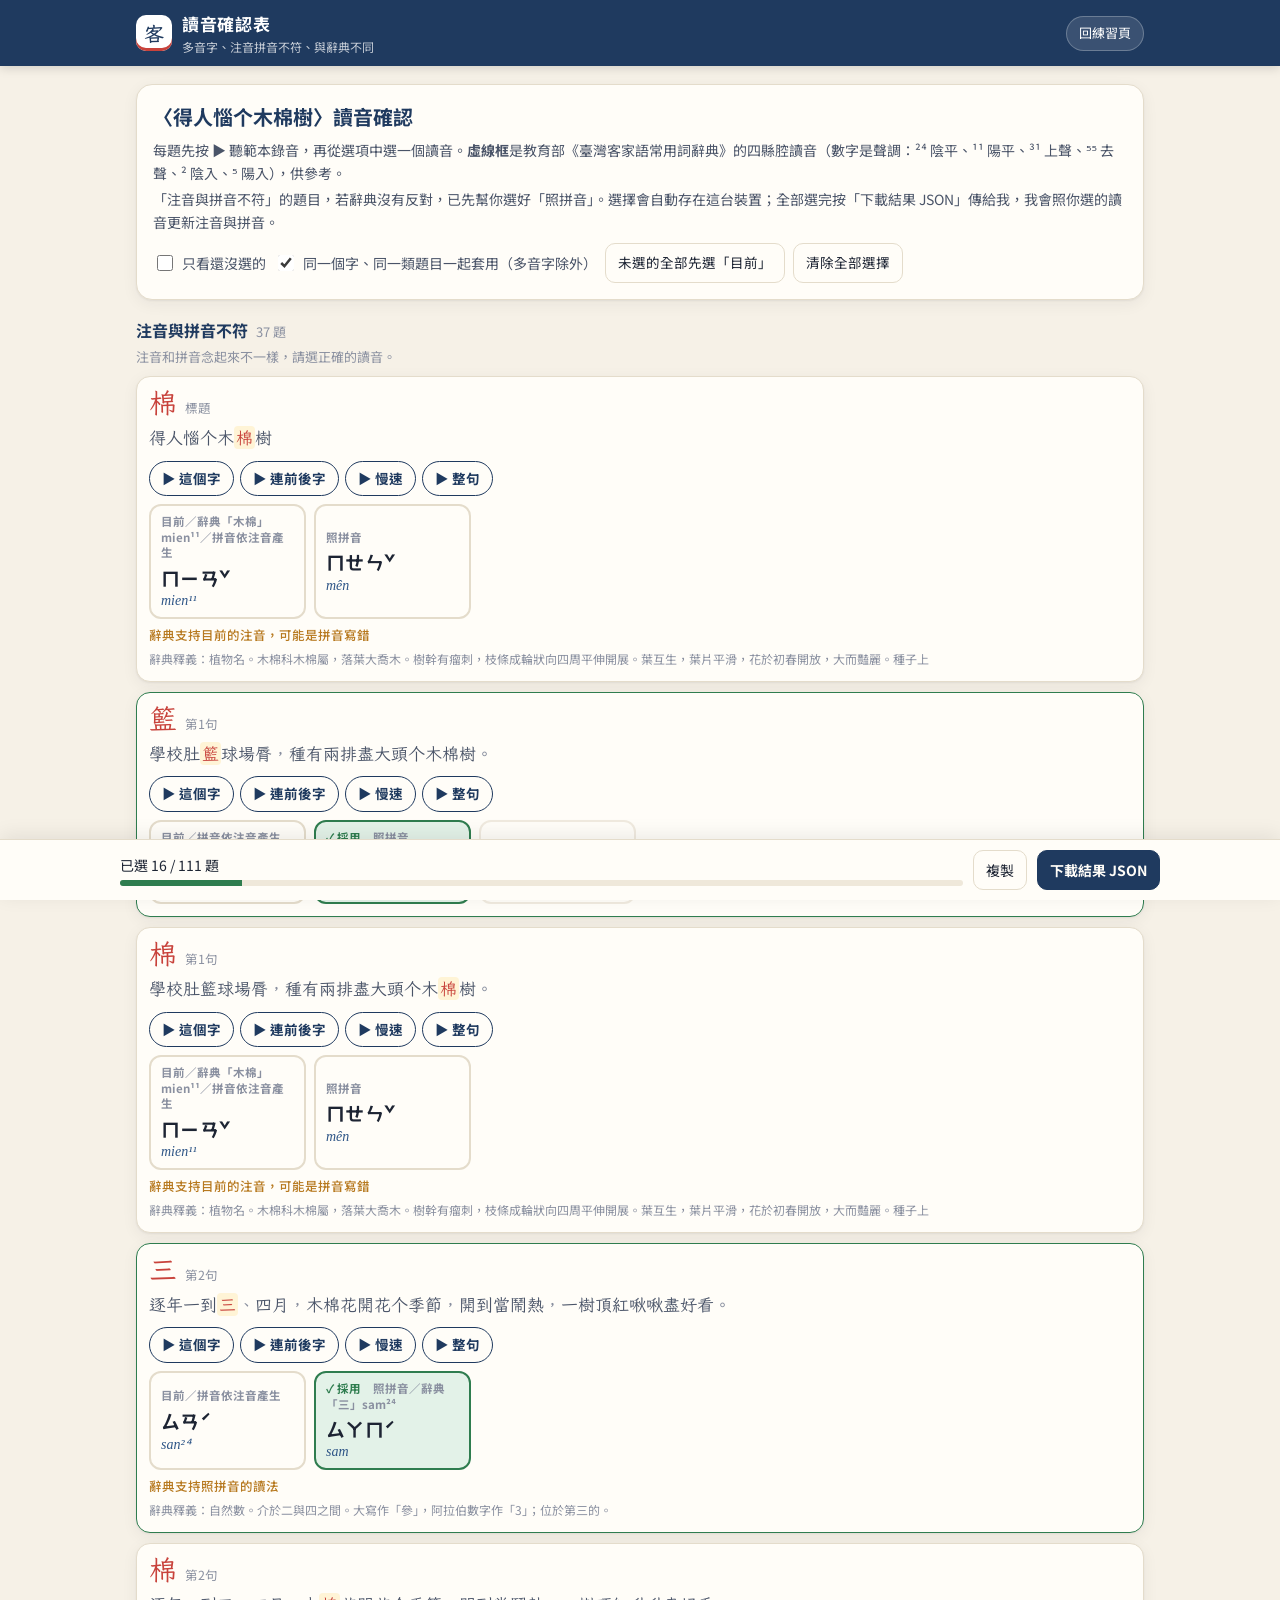
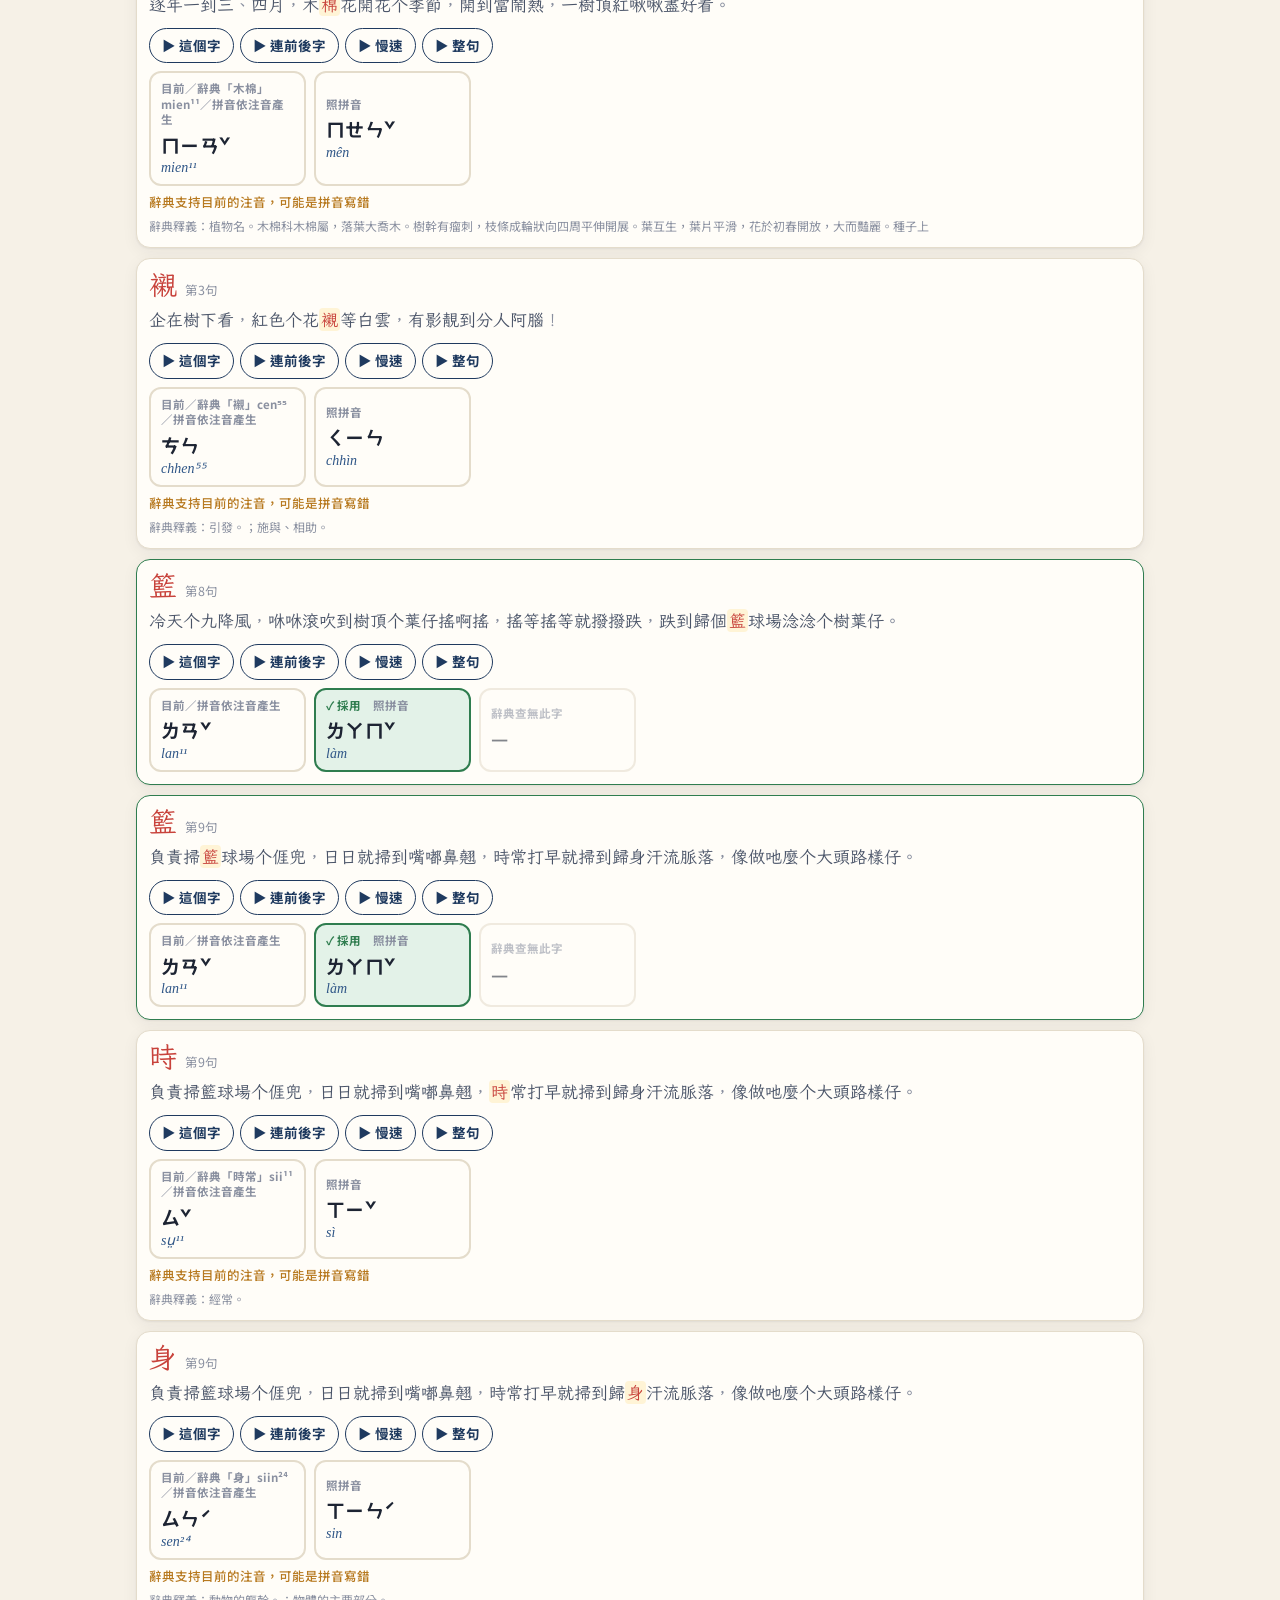
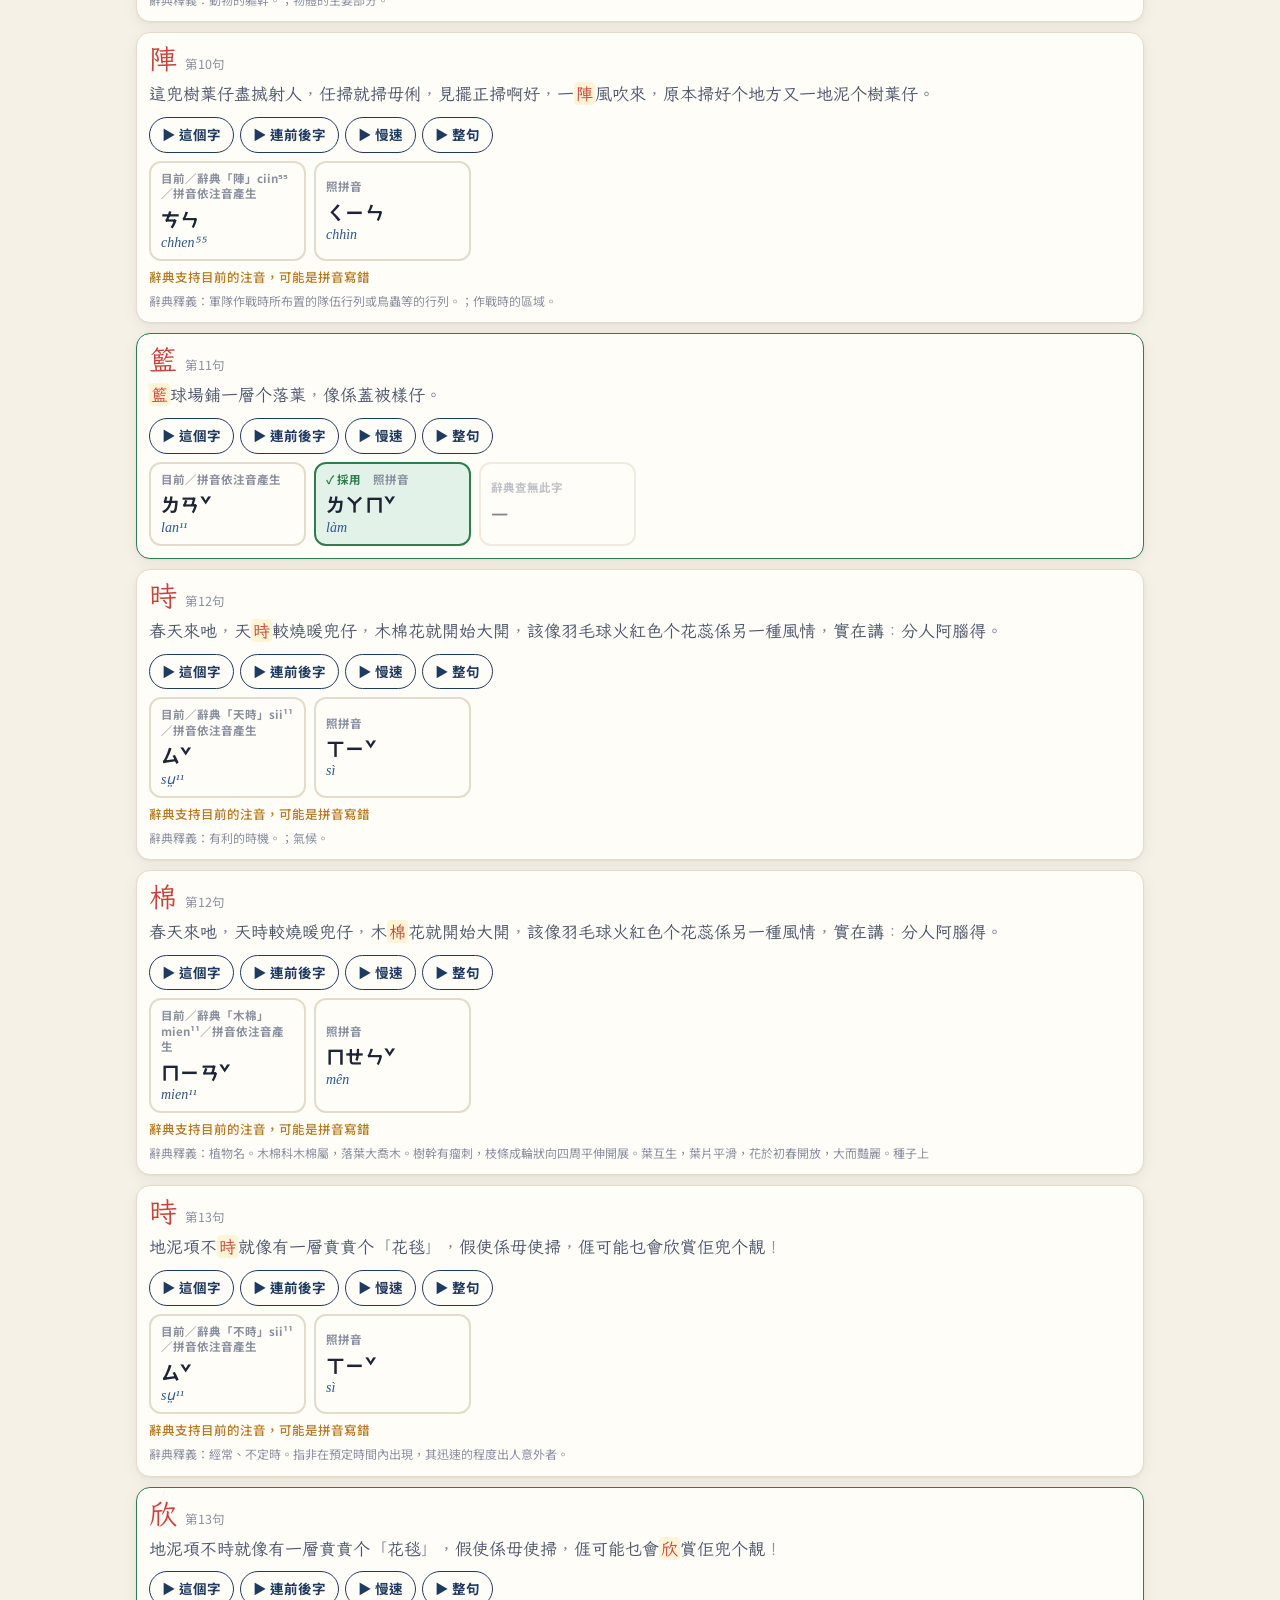
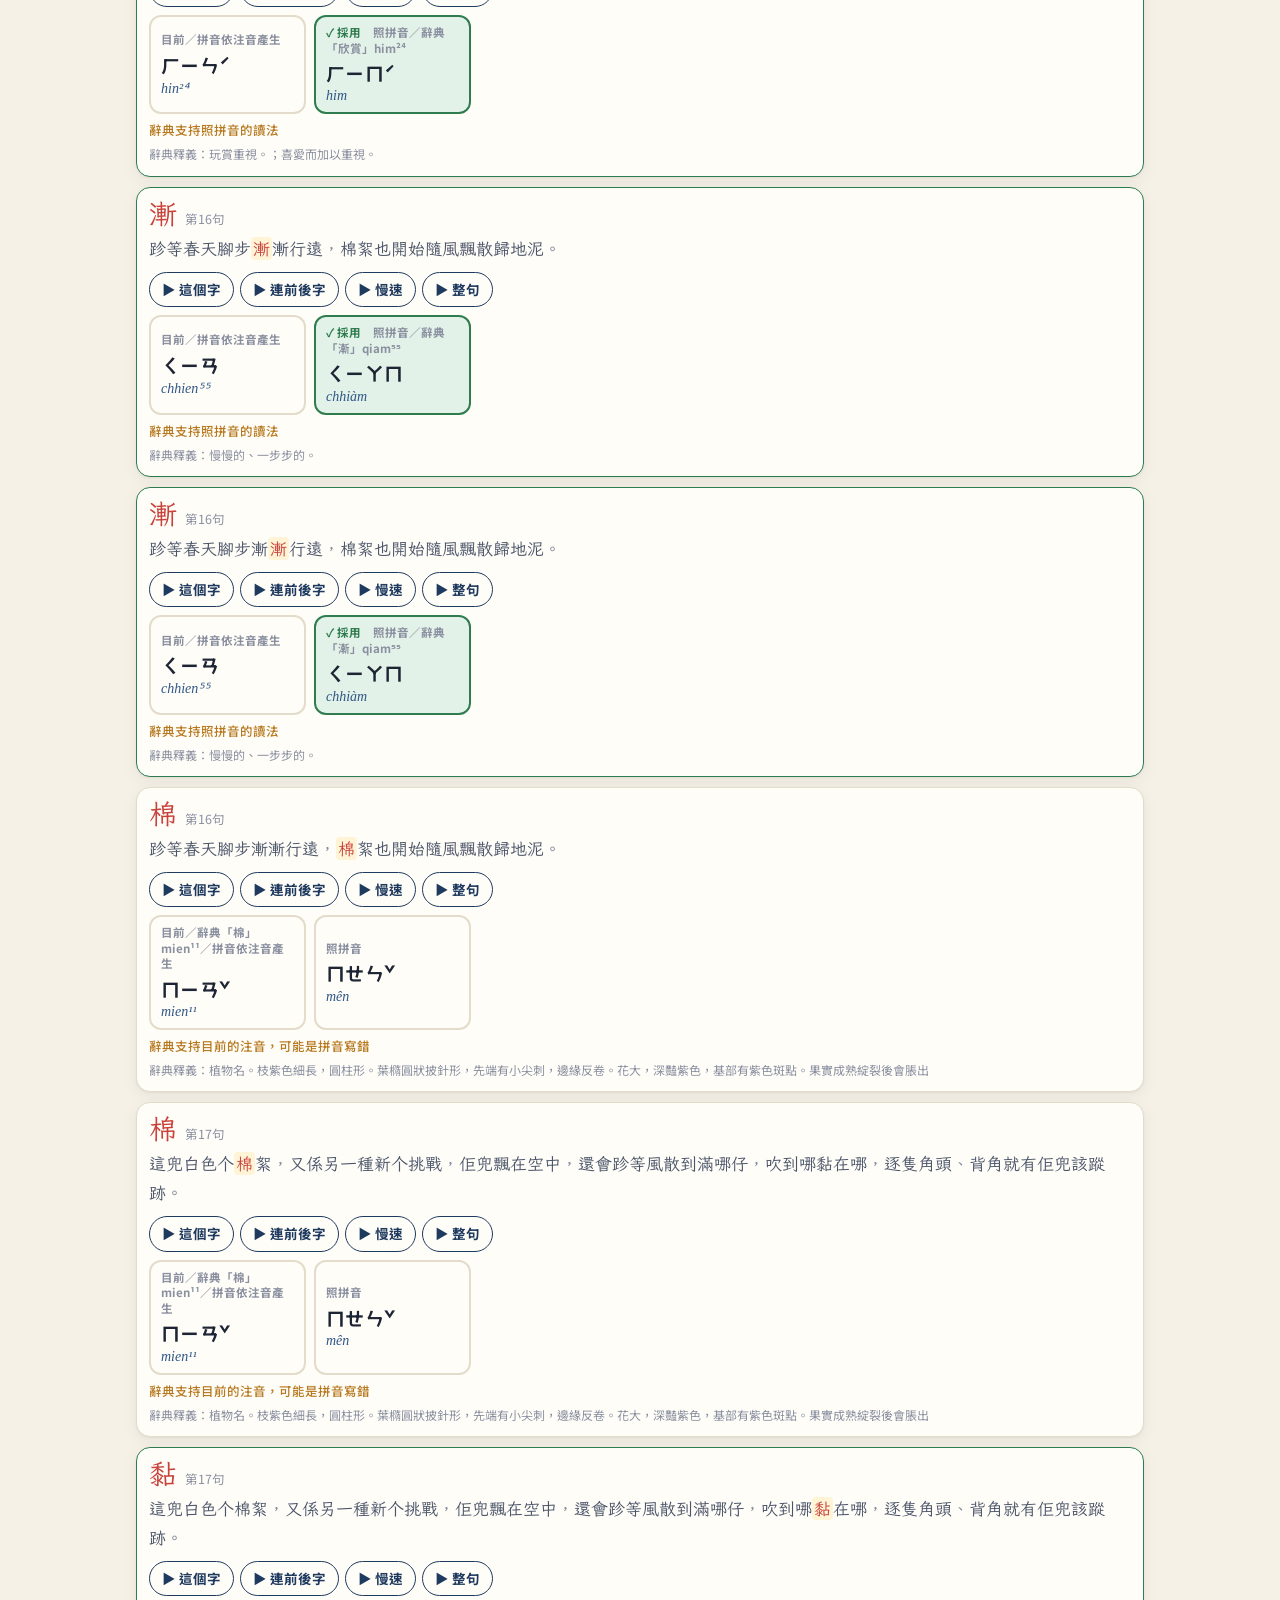
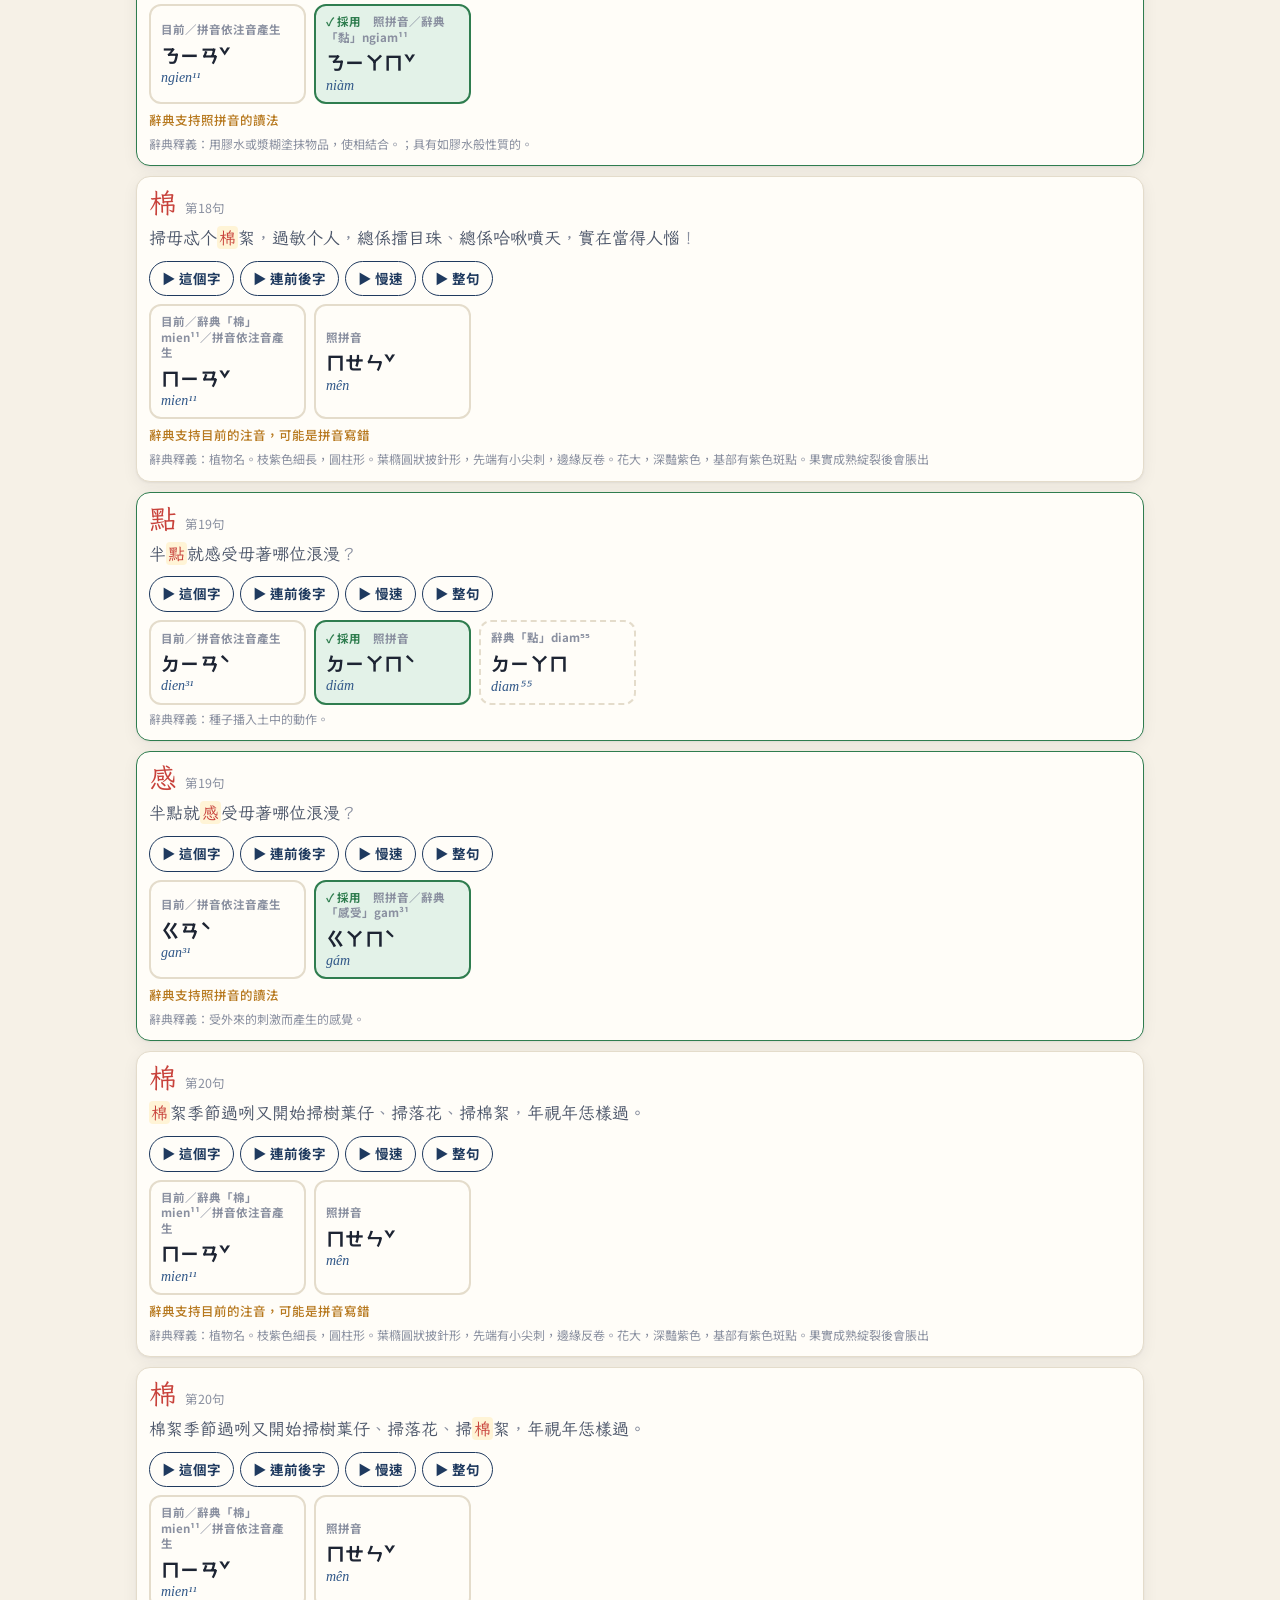
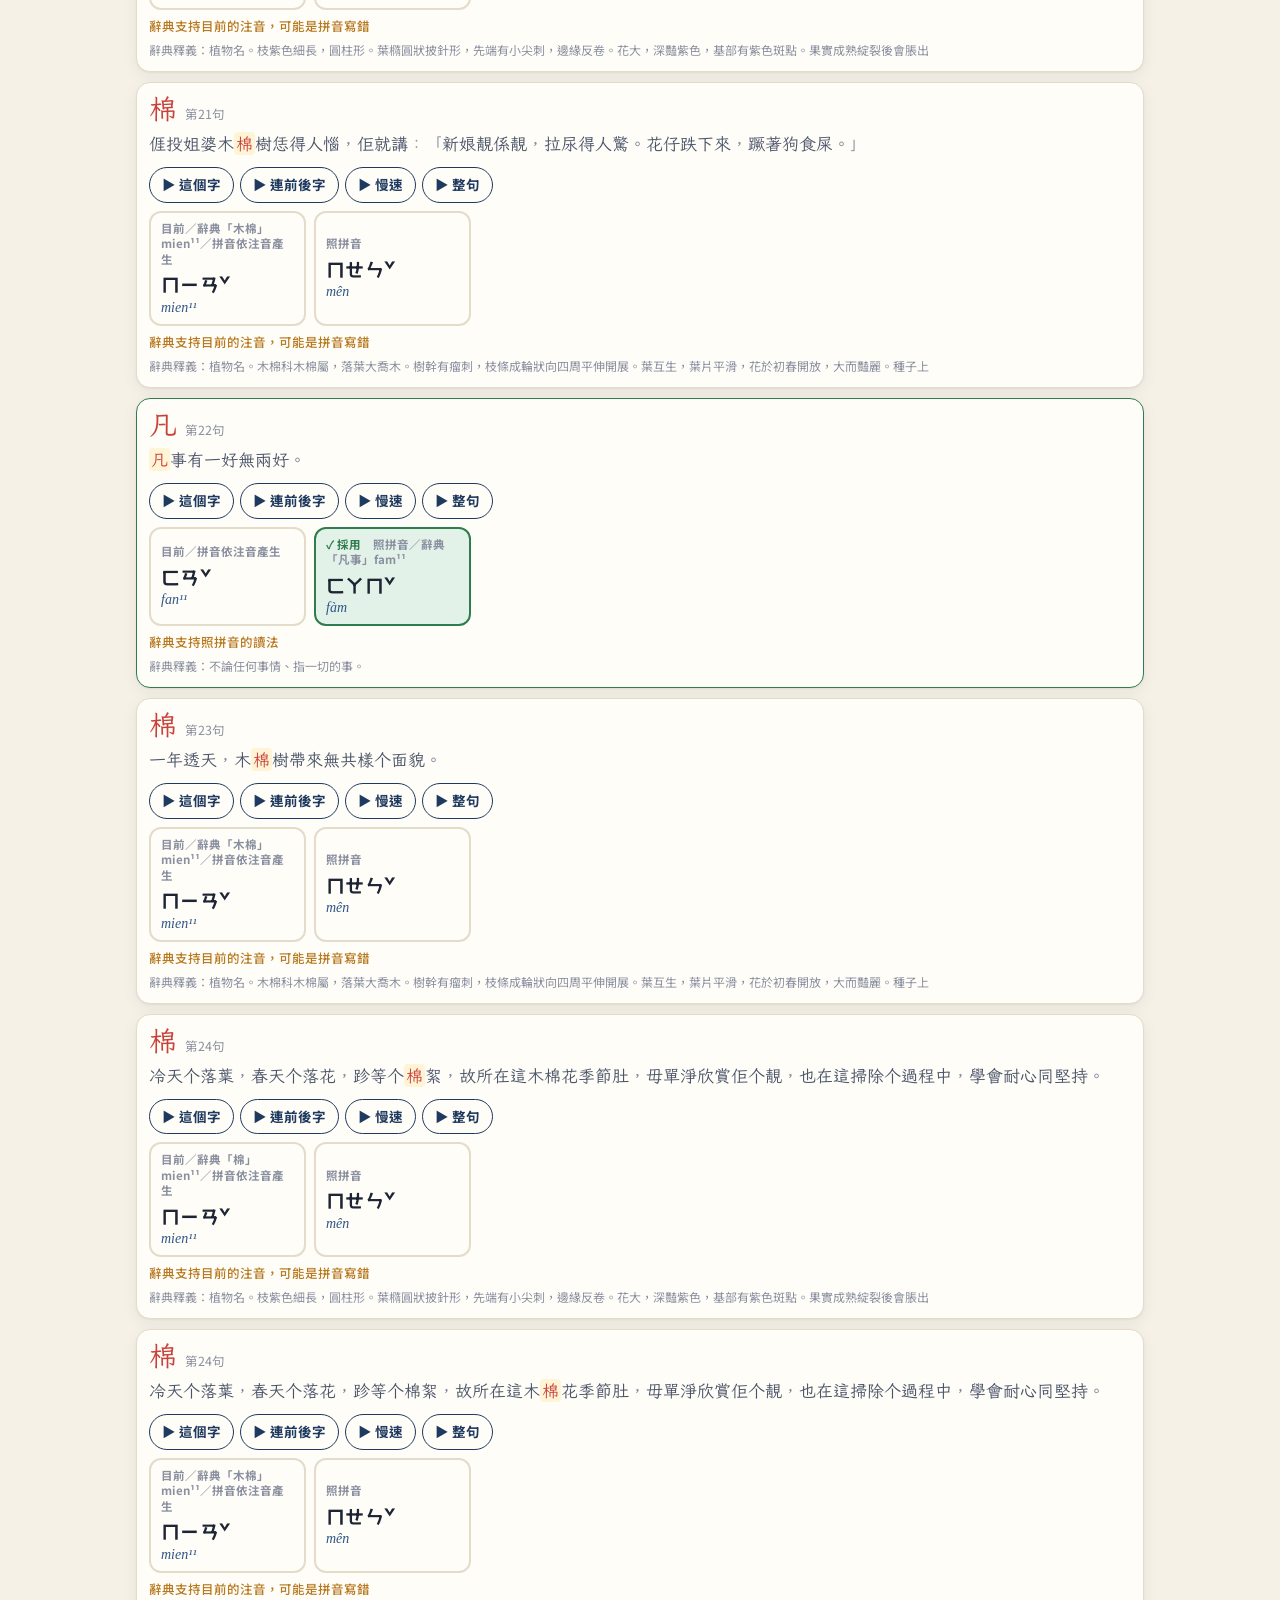
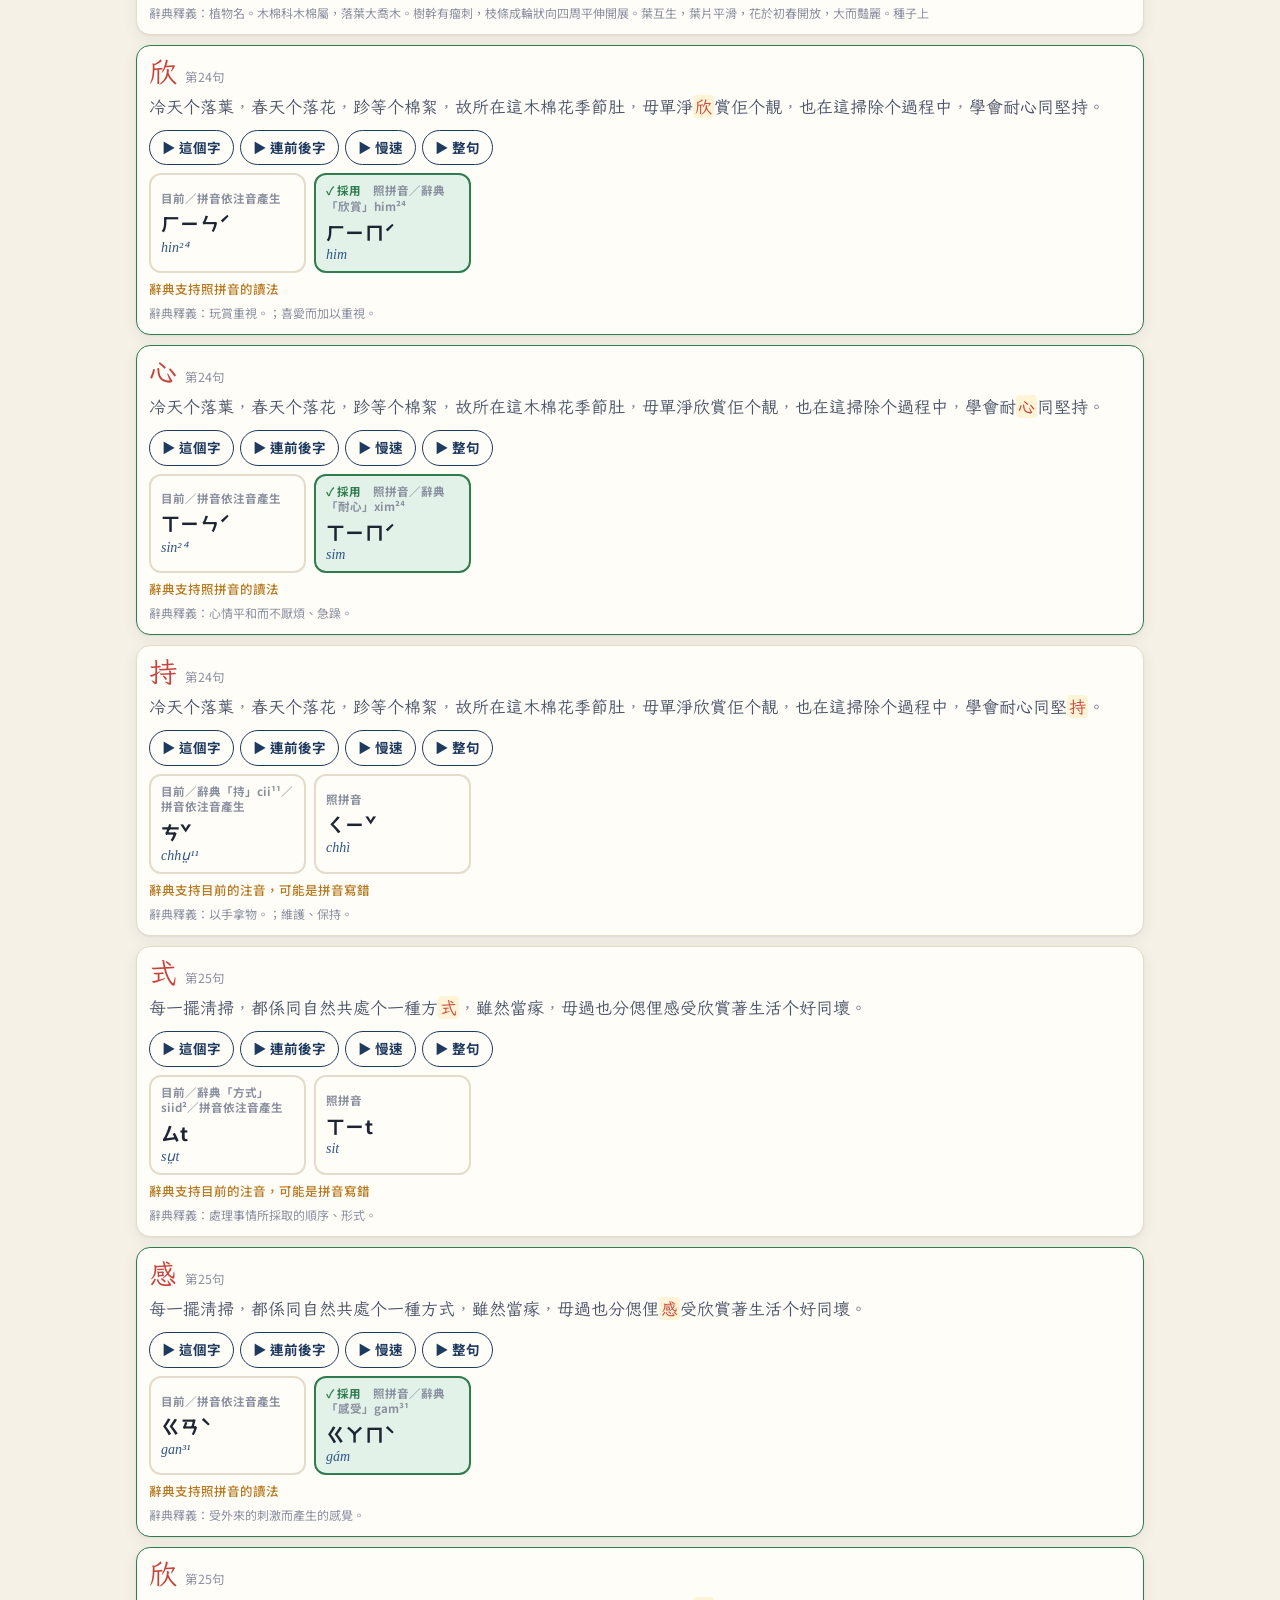
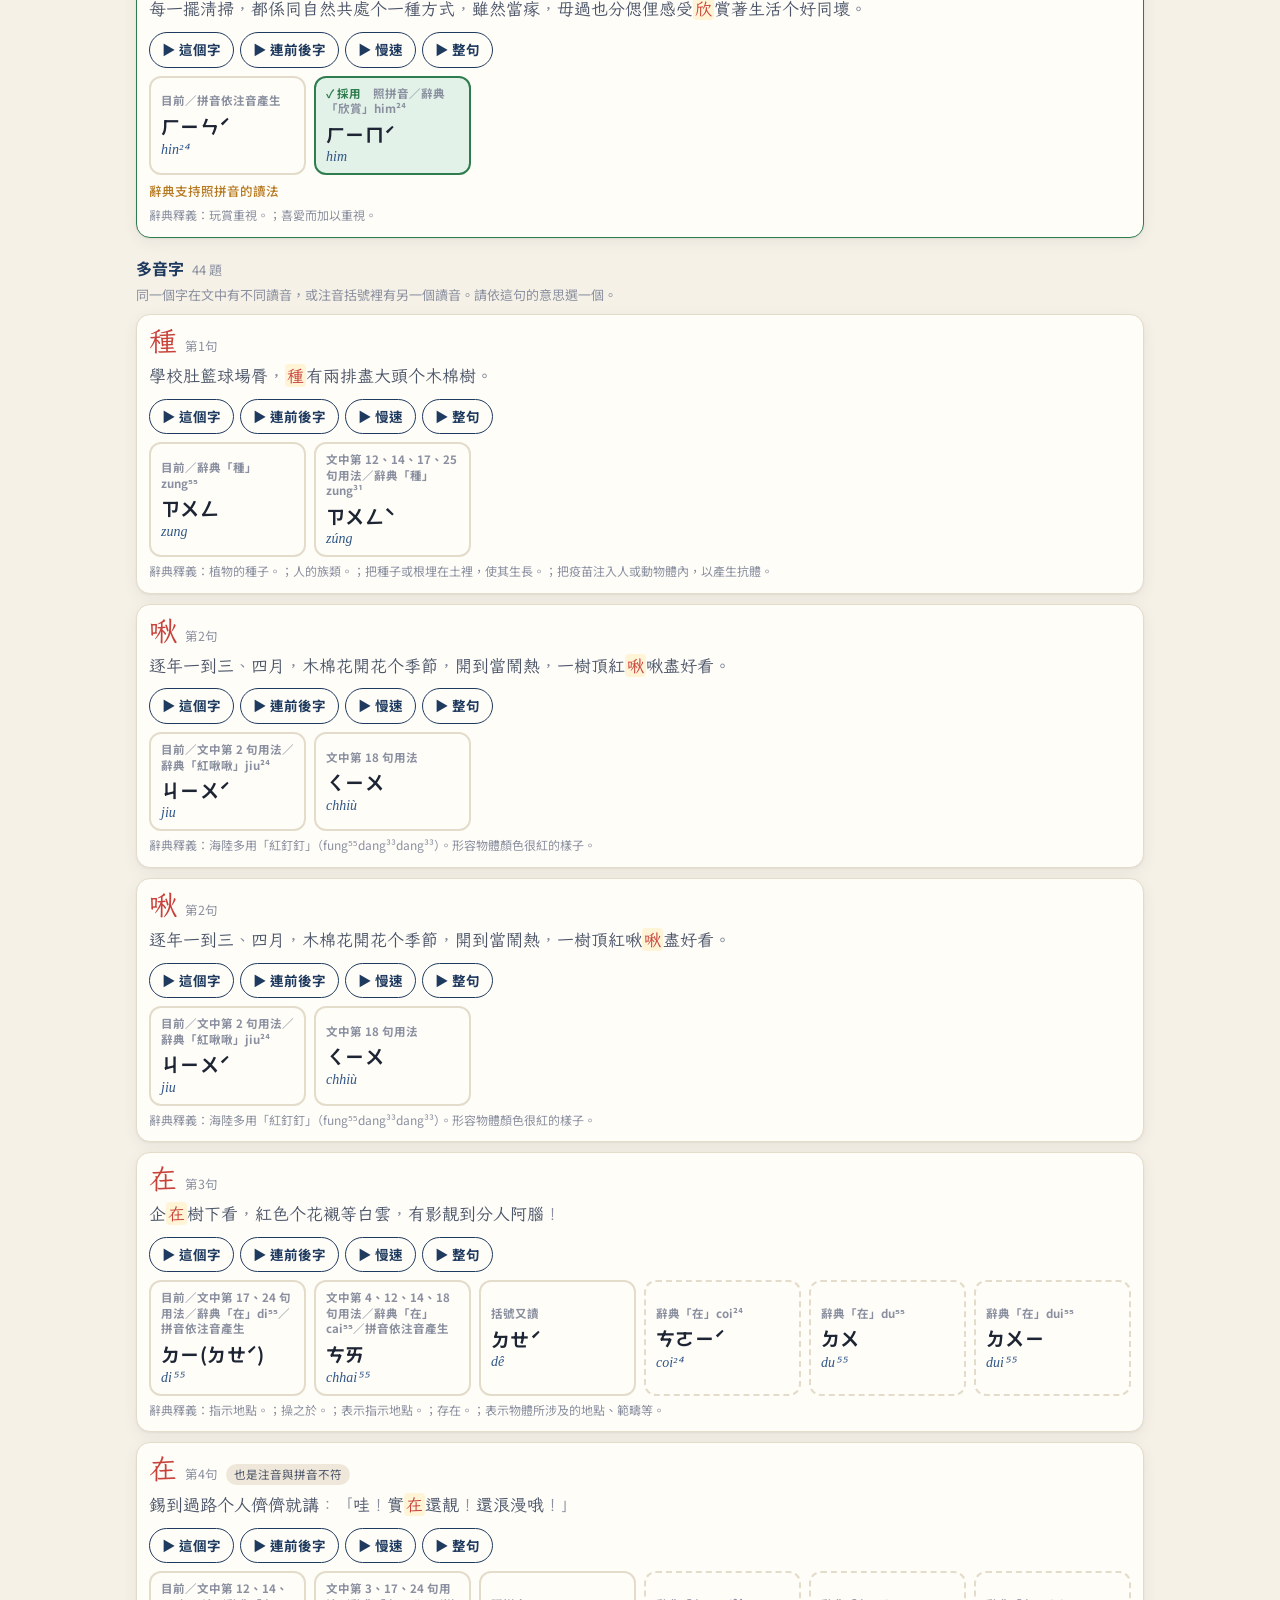
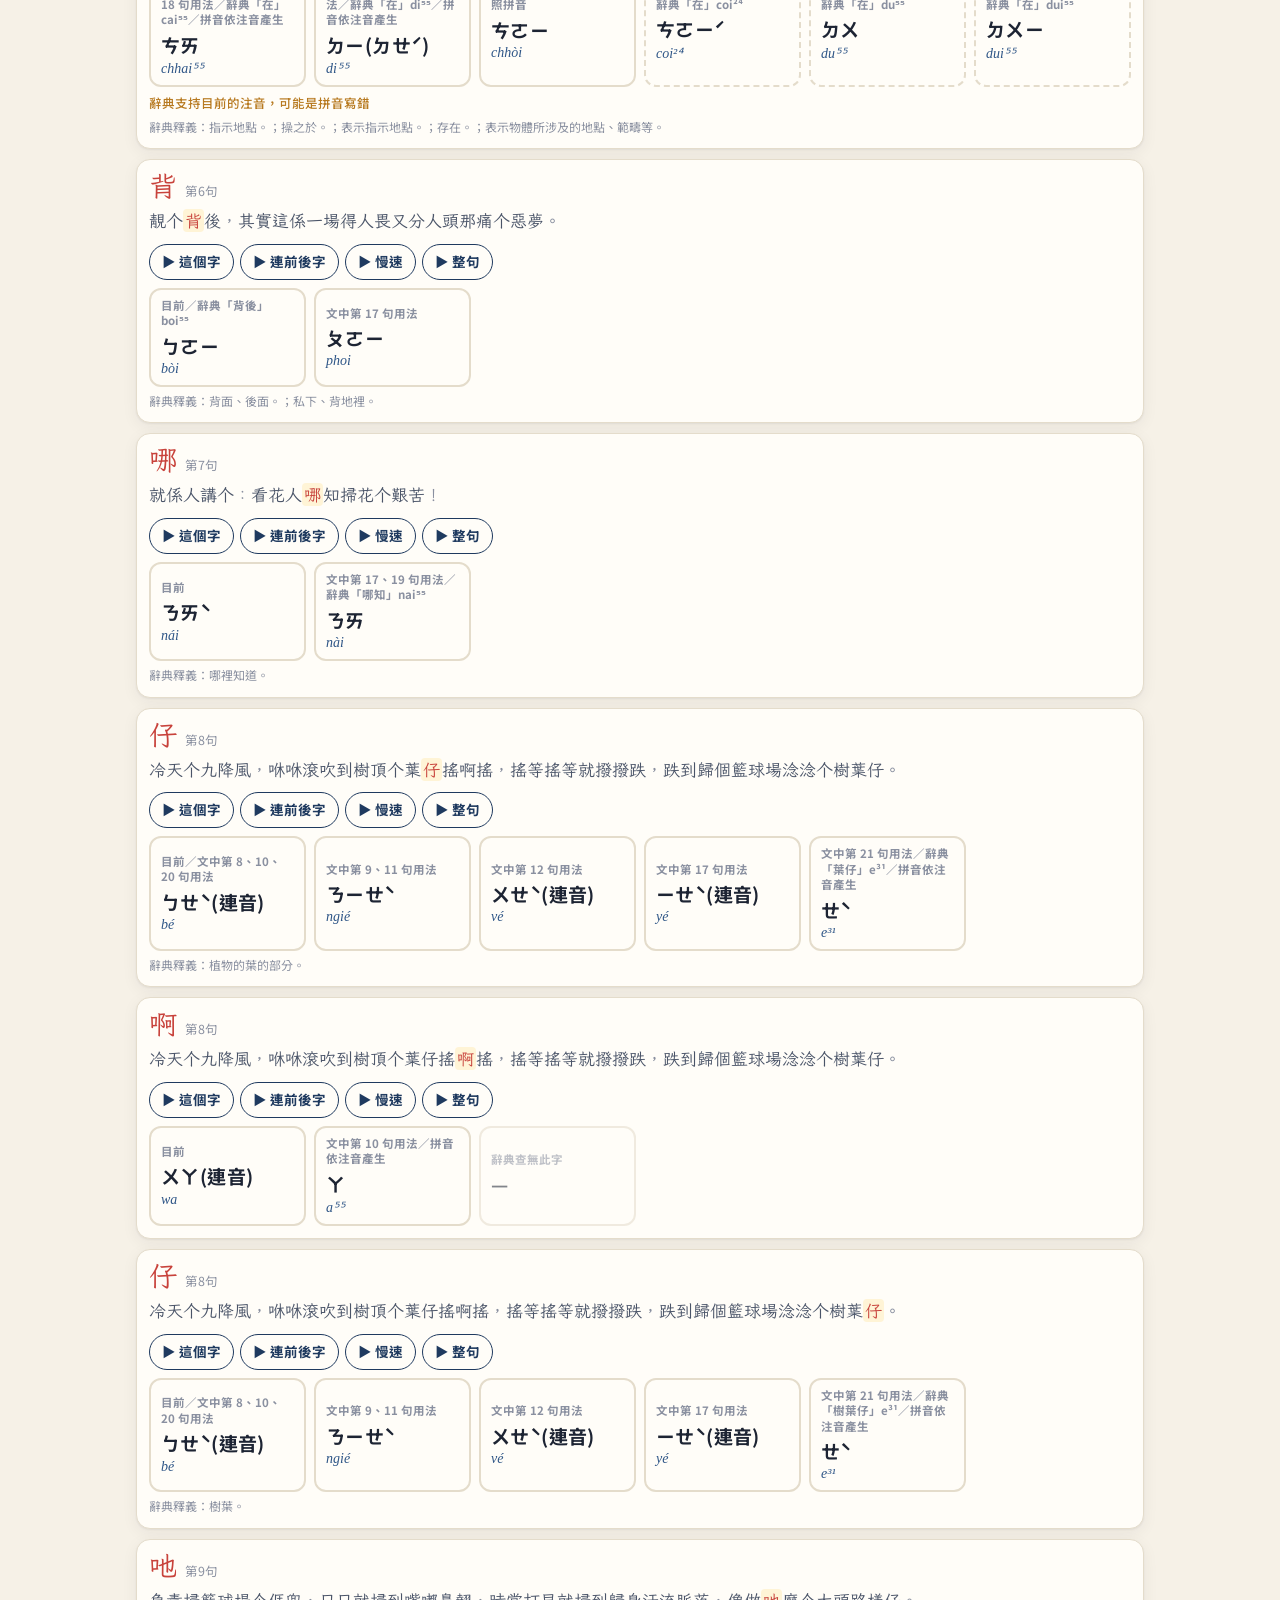
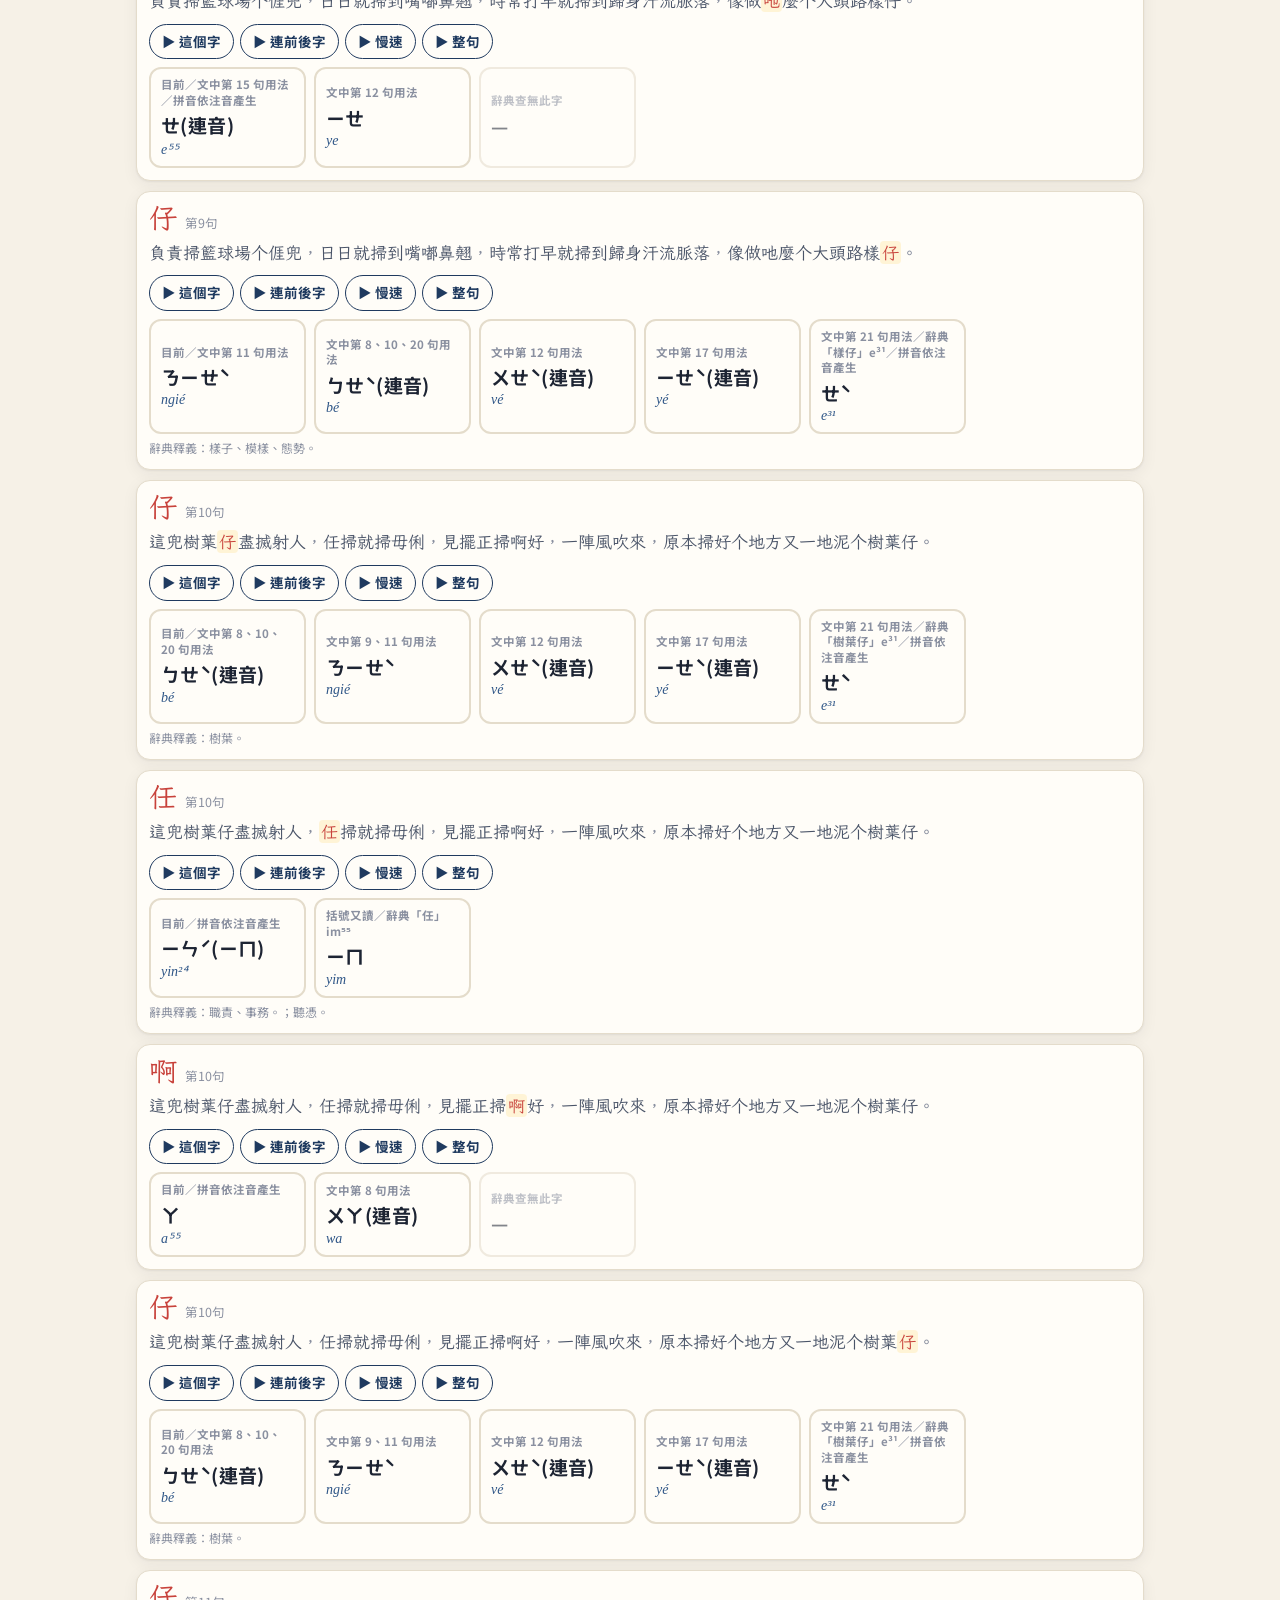
<file: hakka/review-2.html>
<!doctype html>
<html lang="zh-Hant-TW">
<head>
<meta charset="utf-8">
<meta name="viewport" content="width=device-width, initial-scale=1, viewport-fit=cover">
<title>讀音確認表</title>
<meta name="description" content="〈得人惱个木棉樹〉多音字、注音與拼音不符、與教育部辭典不同之處，逐字試聽後選定讀音。">
<meta name="theme-color" content="#1f3a5f">
<link rel="preconnect" href="https://fonts.googleapis.com">
<link rel="preconnect" href="https://fonts.gstatic.com" crossorigin>
<link href="https://fonts.googleapis.com/css2?family=LXGW+WenKai+TC:wght@400;700&family=Noto+Sans+TC:wght@400;500;700&display=swap" rel="stylesheet">
<link rel="stylesheet" href="css/style.css?v=0.8.16">
<style>
  body { padding-bottom: 120px; }
  .rv-head { background: var(--paper); border: 1px solid var(--line); border-radius: 16px; padding: 16px; box-shadow: var(--shadow); }
  .rv-head h1 { margin: 0 0 6px; font-size: 20px; color: var(--indigo); }
  .rv-head p { margin: 4px 0; color: var(--ink-2); font-size: 14px; }
  .rv-tools { display: flex; flex-wrap: wrap; gap: 8px; align-items: center; margin-top: 10px; }
  .rv-tools .ghost { font-size: 13.5px; }
  .rv-sec { margin-top: 18px; }
  .rv-sec > h2 { font-size: 16px; color: var(--indigo); margin: 0 0 4px; display: flex; gap: 8px; align-items: baseline; }
  .rv-sec > h2 small { font-weight: 400; color: var(--ink-3); font-size: 13px; }
  .rv-sec > .desc { font-size: 13px; color: var(--ink-3); margin: 0 0 8px; }
  .card { background: var(--paper); border: 1px solid var(--line); border-radius: 14px; padding: 12px; margin-bottom: 10px; box-shadow: var(--shadow); }
  .card.done { border-color: var(--good); }
  .card-top { display: flex; gap: 8px; align-items: baseline; flex-wrap: wrap; }
  .card-top .u { font-size: 12.5px; color: var(--ink-3); }
  .card-top .ch { font: 400 28px/1 var(--han); color: var(--red); }
  .card-top .tag2 { font-size: 11.5px; border-radius: 999px; padding: 1px 8px; background: var(--line-2); color: var(--ink-2); }
  .ctx { font: 400 17px/1.7 var(--han); color: var(--ink-2); margin: 6px 0 8px; word-break: break-all; }
  .ctx b { color: var(--red); background: var(--sel); border-radius: 4px; padding: 0 2px; font-weight: 400; }
  .ctx .pu { color: var(--ink-3); }
  .plays { display: flex; gap: 6px; flex-wrap: wrap; margin-bottom: 8px; }
  .plays button { border: 1px solid var(--indigo); color: var(--indigo); background: var(--paper); border-radius: 999px; padding: 6px 12px; font-size: 13.5px; font-weight: 700; }
  .plays button.on { background: var(--indigo); color: #fff; }
  .opts { display: grid; grid-template-columns: repeat(auto-fill, minmax(150px, 1fr)); gap: 8px; }
  .opt { border: 2px solid var(--line); background: var(--paper); border-radius: 12px; padding: 8px 10px; text-align: left; color: var(--ink); }
  .opt .tag { font-size: 11.5px; font-weight: 700; color: var(--ink-3); line-height: 1.35; }
  .opt .z { font-size: 19px; font-weight: 700; letter-spacing: .02em; margin-top: 2px; }
  .opt .p { font: italic 14px "Times New Roman", Georgia, serif; color: var(--indigo-2); }
  .opt.dict { border-style: dashed; }
  .opt.sel { border-color: var(--good); background: var(--good-soft); border-style: solid; }
  .opt.sel .tag::before { content: "✓ 採用　"; color: var(--good); }
  .opt.none { opacity: .55; pointer-events: none; }
  .hint { font-size: 12.5px; color: var(--mid); margin-top: 6px; font-weight: 500; }
  .note { font-size: 12px; color: var(--ink-3); margin-top: 4px; }
  .rv-bar { position: fixed; left: 0; right: 0; bottom: 0; z-index: 30; background: var(--paper); border-top: 1px solid var(--line); box-shadow: 0 -4px 20px rgba(0,0,0,.08); padding: 10px max(16px, env(safe-area-inset-left)) calc(10px + env(safe-area-inset-bottom)); }
  .rv-bar-in { max-width: 1040px; margin: 0 auto; display: flex; gap: 10px; align-items: center; flex-wrap: wrap; }
  .rv-prog { flex: 1; min-width: 160px; font-size: 14px; }
  .rv-prog .barline { height: 6px; background: var(--line-2); border-radius: 3px; overflow: hidden; margin-top: 4px; }
  .rv-prog .barline i { display: block; height: 100%; background: var(--good); width: 0; transition: width .2s; }
  .hide-done .card.done { display: none; }
  @media (max-width: 640px) {
    .plays { flex-wrap: nowrap; gap: 4px; }
    .plays button { padding: 6px 8px; font-size: 12.5px; flex: 1; white-space: nowrap; }
    .opts { grid-template-columns: 1fr 1fr; }
  }
</style>
</head>
<body>
<header class="appbar">
  <div class="appbar-inner">
    <div class="brand">
      <span class="brand-mark" aria-hidden="true">客</span>
      <div><div class="brand-title">讀音確認表</div><div class="brand-sub">多音字、注音拼音不符、與辭典不同</div></div>
    </div>
    <div class="appbar-actions"><a class="chip-btn" href="2026hakka.html" style="text-decoration:none">回練習頁</a></div>
  </div>
</header>

<main class="page">
  <section class="rv-head">
    <h1>〈得人惱个木棉樹〉讀音確認</h1>
    <p>每題先按 ▶ 聽範本錄音，再從選項中選一個讀音。<b>虛線框</b>是教育部《臺灣客家語常用詞辭典》的四縣腔讀音（數字是聲調：²⁴ 陰平、¹¹ 陽平、³¹ 上聲、⁵⁵ 去聲、² 陰入、⁵ 陽入），供參考。</p>
    <p>「注音與拼音不符」的題目，若辭典沒有反對，已先幫你選好「照拼音」。選擇會自動存在這台裝置；全部選完按「下載結果 JSON」傳給我，我會照你選的讀音更新注音與拼音。</p>
    <div class="rv-tools">
      <label class="toggle" style="color:var(--ink-2)"><input type="checkbox" id="hideDone"><span>只看還沒選的</span></label>
      <label class="toggle" style="color:var(--ink-2)"><input type="checkbox" id="applySame" checked><span>同一個字、同一類題目一起套用（多音字除外）</span></label>
      <button class="ghost" id="allCur">未選的全部先選「目前」</button>
      <button class="ghost" id="resetAll">清除全部選擇</button>
    </div>
  </section>
  <div id="list"></div>
</main>

<div class="rv-bar">
  <div class="rv-bar-in">
    <div class="rv-prog"><span id="progTxt"></span><div class="barline"><i id="progBar"></i></div></div>
    <button class="ghost" id="copyBtn">複製</button>
    <button class="ghost strong" id="dlBtn">下載結果 JSON</button>
  </div>
</div>
<div class="toast" id="toast" role="status" aria-live="polite"></div>

<script src="data/03.js?v=0.8.16"></script>
<script src="js/timing.js?v=0.8.16"></script>
<script src="data/review-2.js?v=0.8.16"></script>
<script>
(function () {
  'use strict';
  const $ = s => document.querySelector(s);
  const D = window.REVIEW2;
  const KEY = 'hakka.review.2';
  const esc = s => String(s).replace(/[&<>"]/g, c => ({ '&': '&amp;', '<': '&lt;', '>': '&gt;', '"': '&quot;' }[c]));
  let choice = (() => { try { return JSON.parse(localStorage.getItem(KEY) || 'null'); } catch (_) { return null; } })();
  if (!choice) { choice = {}; D.items.forEach(it => { if (it.default != null) choice[it.id] = it.default; }); }
  const save = () => { try { localStorage.setItem(KEY, JSON.stringify(choice)); } catch (_) { /* ignore */ } };
  let tt;
  const toast = m => { const t = $('#toast'); t.textContent = m; t.classList.add('show'); clearTimeout(tt); tt = setTimeout(() => t.classList.remove('show'), 1800); };

  // ---------- 播放 ----------
  const audio = window.HakkaPrepAudio(new Audio());
  audio.preload = 'auto'; audio.src = D.audio;
  let endAt = 0, raf = 0, curBtn = null, tok = 0;
  function stop() { tok++; cancelAnimationFrame(raf); if (!audio.paused) audio.pause(); if (curBtn) curBtn.classList.remove('on'); curBtn = null; }
  function play(a, b, rate, btn) {
    if (curBtn === btn) { stop(); return; }
    stop();
    const my = tok; curBtn = btn; btn.classList.add('on');
    audio.playbackRate = rate; endAt = b;
    window.HakkaStartAt(audio, Math.max(0, a)).then(() => {
      const watch = () => { if (my !== tok) return; if (audio.currentTime >= endAt || audio.ended) { stop(); return; } raf = requestAnimationFrame(watch); };
      watch();
    }).catch(() => { stop(); toast('無法播放'); });
  }

  // ---------- 畫面 ----------
  const SECS = [
    ['注音與拼音不符', '注音和拼音念起來不一樣，請選正確的讀音。'],
    ['多音字', '同一個字在文中有不同讀音，或注音括號裡有另一個讀音。請依這句的意思選一個。'],
    ['與辭典不同', '目前讀音和教育部辭典不同。可能是口語白讀、連音或變調，請以錄音為準。'],
    ['沒有拼音', '這個字沒有拼音，請選要怎麼處理。'],
  ];
  const ctxHTML = it => it.text.map(t => t.pu ? `<span class="pu">${esc(t.c)}</span>` : t.hit ? `<b>${esc(t.c)}</b>` : esc(t.c)).join('');
  let html = '';
  SECS.forEach(([reason, desc]) => {
    const list = D.items.filter(it => it.reason === reason);
    if (!list.length) return;
    html += `<section class="rv-sec"><h2>${reason}<small>${list.length} 題</small></h2><p class="desc">${desc}</p>`;
    list.forEach(it => {
      html += `<article class="card" id="${it.id}">
        <div class="card-top"><span class="ch">${esc(it.c)}</span><span class="u">${esc(it.unit)}</span>
          ${it.reasons.slice(1).map(r => `<span class="tag2">也是${esc(r)}</span>`).join('')}</div>
        <div class="ctx">${ctxHTML(it)}</div>
        <div class="plays">
          <button data-play="one" data-id="${it.id}">▶ 這個字</button>
          <button data-play="ctx" data-id="${it.id}">▶ 連前後字</button>
          <button data-play="slow" data-id="${it.id}">▶ 慢速</button>
          <button data-play="sent" data-id="${it.id}">▶ 整句</button>
        </div>
        <div class="opts">${it.opts.map((o, i) => `<button class="opt${o.src === 'dict' ? ' dict' : ''}${o.src === 'none' ? ' none' : ''}" data-id="${it.id}" data-i="${i}">
            <div class="tag">${esc(o.label)}</div><div class="z">${esc(o.z || '—')}</div><div class="p">${esc(o.p || '')}</div></button>`).join('')}</div>
        ${it.hint ? `<div class="hint">${esc(it.hint)}</div>` : ''}
        ${it.dictNote ? `<div class="note">辭典釋義：${esc(it.dictNote)}</div>` : ''}
      </article>`;
    });
    html += `</section>`;
  });
  $('#list').innerHTML = html;

  const byId = Object.fromEntries(D.items.map(it => [it.id, it]));
  const T = window.HakkaTiming.get();
  const sentRange = it => it.unit === '標題' ? T.title : it.unit === '作者' ? T.author : T.sentences[+it.unit.replace(/\D/g, '') - 1];
  document.addEventListener('click', e => {
    const pb = e.target.closest('[data-play]');
    if (pb) {
      const it = byId[pb.dataset.id], m = pb.dataset.play;
      if (m === 'one') play(it.a - 0.05, it.b + 0.05, 1, pb);
      else if (m === 'ctx') play(it.ca - 0.05, it.cb + 0.05, 1, pb);
      else if (m === 'slow') play(it.ca - 0.05, it.cb + 0.05, 0.6, pb);
      else { const [a, b] = sentRange(it); play(a, b, 1, pb); }
      return;
    }
    const ob = e.target.closest('.opt');
    if (!ob) return;
    const it = byId[ob.dataset.id], i = +ob.dataset.i, o = it.opts[i];
    const off = choice[it.id] === i;
    const targets = [it];
    if ($('#applySame').checked && it.reason !== '多音字') {
      D.items.forEach(x => { if (x !== it && x.c === it.c && x.reason === it.reason && !(x.id in choice && !off && false)) targets.push(x); });
    }
    let n = 0;
    targets.forEach(x => {
      const j = x === it ? i : x.opts.findIndex(p => p.z === o.z && p.src === o.src) >= 0 ? x.opts.findIndex(p => p.z === o.z && p.src === o.src) : x.opts.findIndex(p => p.z === o.z);
      if (j < 0) return;
      if (off) delete choice[x.id]; else choice[x.id] = j;
      n++;
    });
    if (n > 1) toast(`已套用到 ${n} 題「${it.c}」`);
    save(); refresh();
  });
  function refresh() {
    document.querySelectorAll('.opt').forEach(b => b.classList.toggle('sel', choice[b.dataset.id] === +b.dataset.i));
    document.querySelectorAll('.card').forEach(c => c.classList.toggle('done', c.id in choice));
    const n = D.items.filter(it => it.id in choice).length;
    $('#progTxt').textContent = `已選 ${n} / ${D.items.length} 題` + (n === D.items.length ? '，可以下載結果了' : '');
    $('#progBar').style.width = (n / D.items.length * 100) + '%';
  }
  refresh();
  $('#hideDone').onchange = e => document.body.classList.toggle('hide-done', e.target.checked);
  $('#allCur').onclick = () => { D.items.forEach(it => { if (!(it.id in choice)) choice[it.id] = 0; }); save(); refresh(); };
  let armed = false;
  $('#resetAll').onclick = e => {
    if (!armed) { armed = true; e.target.textContent = '確定清除？'; setTimeout(() => { armed = false; e.target.textContent = '清除全部選擇'; }, 3000); return; }
    armed = false; e.target.textContent = '清除全部選擇'; choice = {}; save(); refresh();
  };
  const result = () => JSON.stringify({
    review: 'review-2', savedAt: new Date().toISOString(),
    items: D.items.map(it => {
      const o = it.id in choice ? it.opts[choice[it.id]] : null;
      return { id: it.id, unit: it.unit, k: it.k, c: it.c, reason: it.reason, current: it.opts[0].z, choice: o ? { z: o.z, p: o.p, label: o.label, src: o.src } : null };
    }),
  }, null, 1);
  $('#dlBtn').onclick = () => {
    const a = document.createElement('a');
    a.href = URL.createObjectURL(new Blob([result()], { type: 'application/json' }));
    a.download = '03-review-2.json'; document.body.appendChild(a); a.click(); a.remove();
    setTimeout(() => URL.revokeObjectURL(a.href), 1000);
  };
  $('#copyBtn').onclick = async () => { try { await navigator.clipboard.writeText(result()); toast('已複製'); } catch (_) { toast('無法複製，請改用下載'); } };
})();
</script>
</body>
</html>
</file>
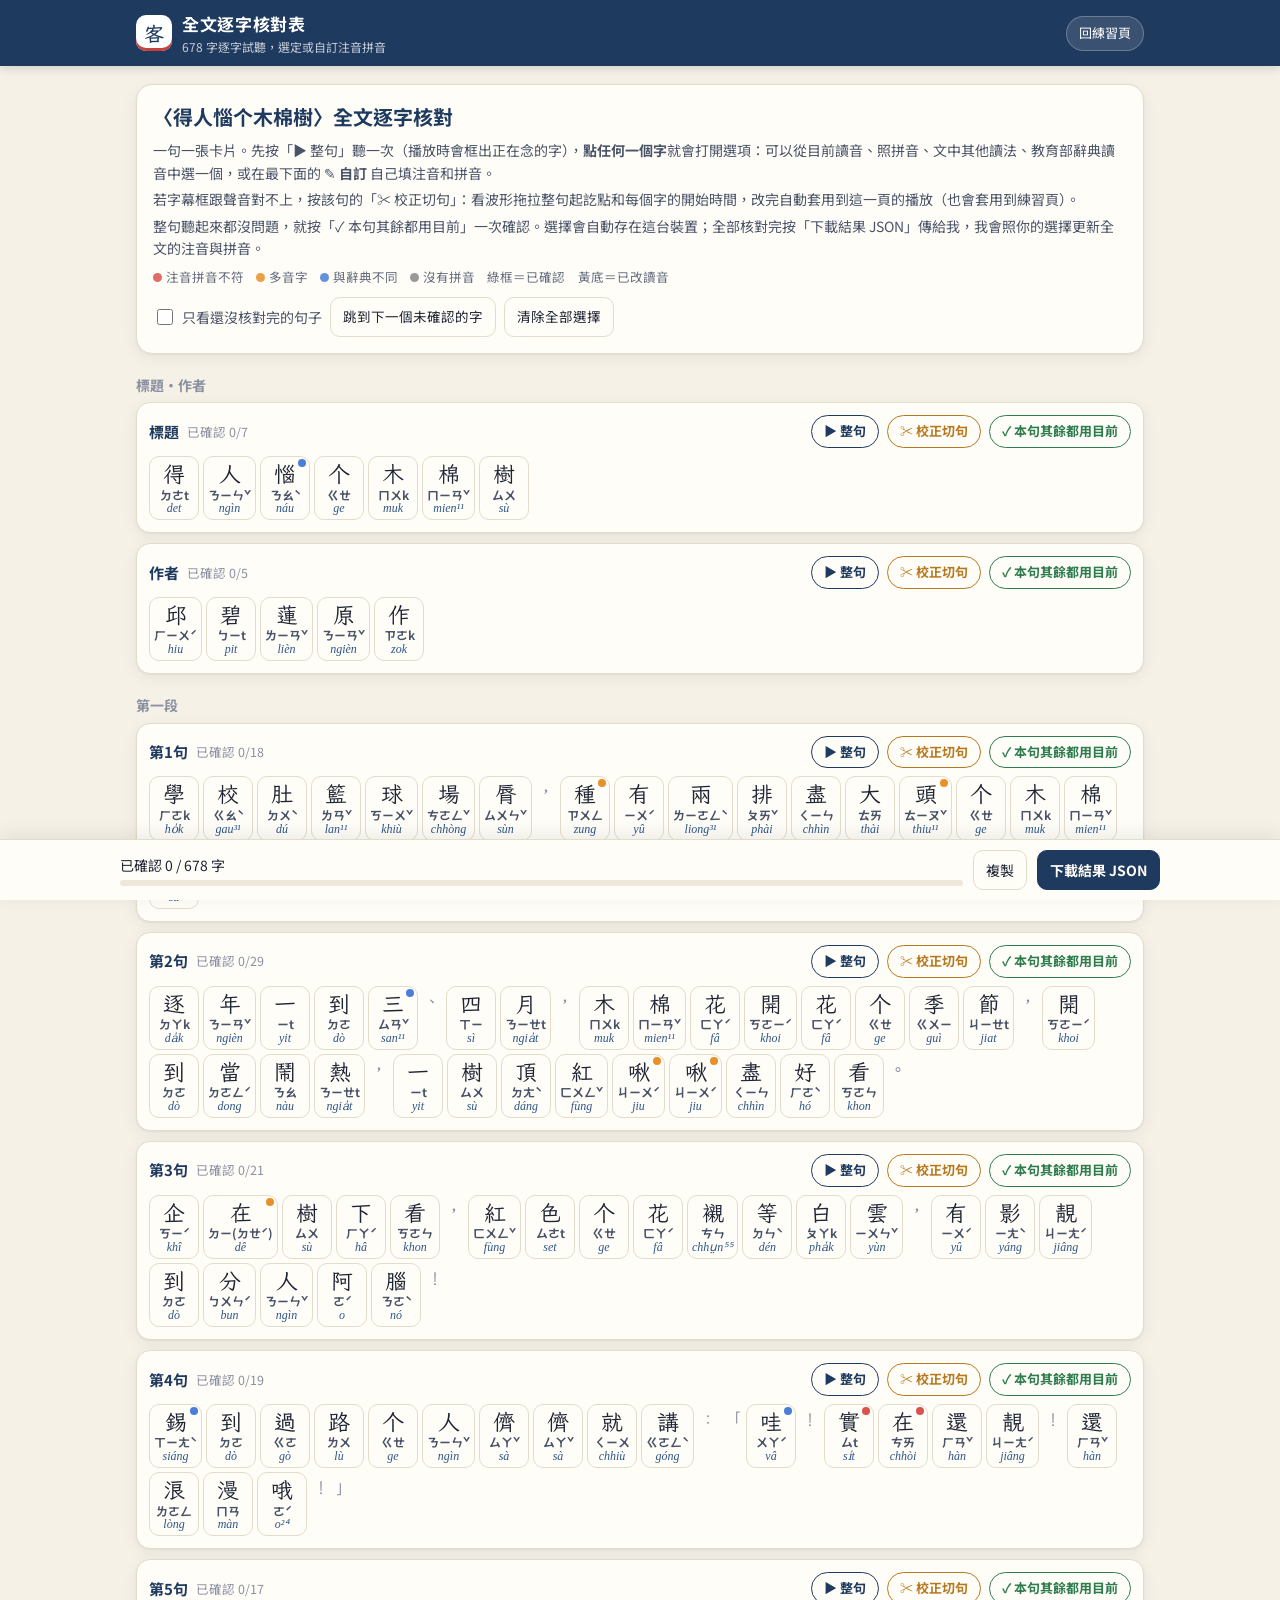
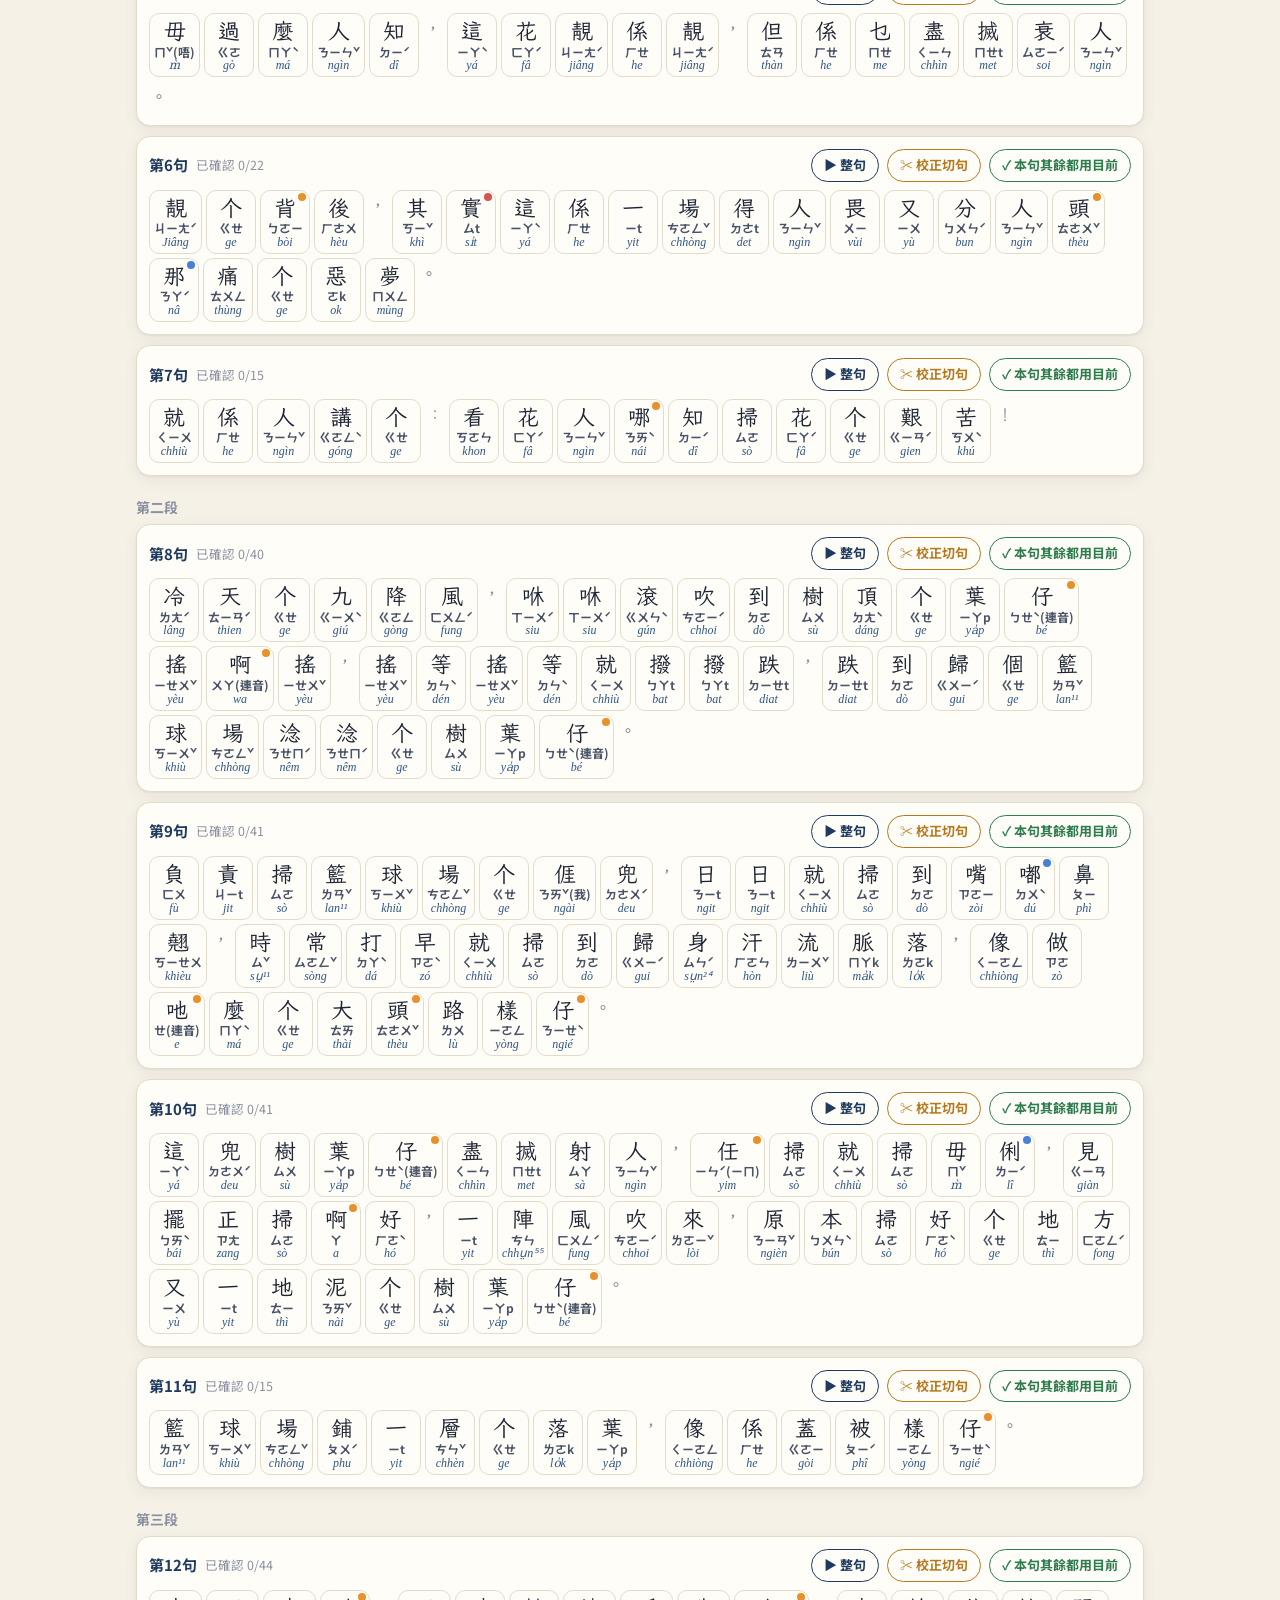
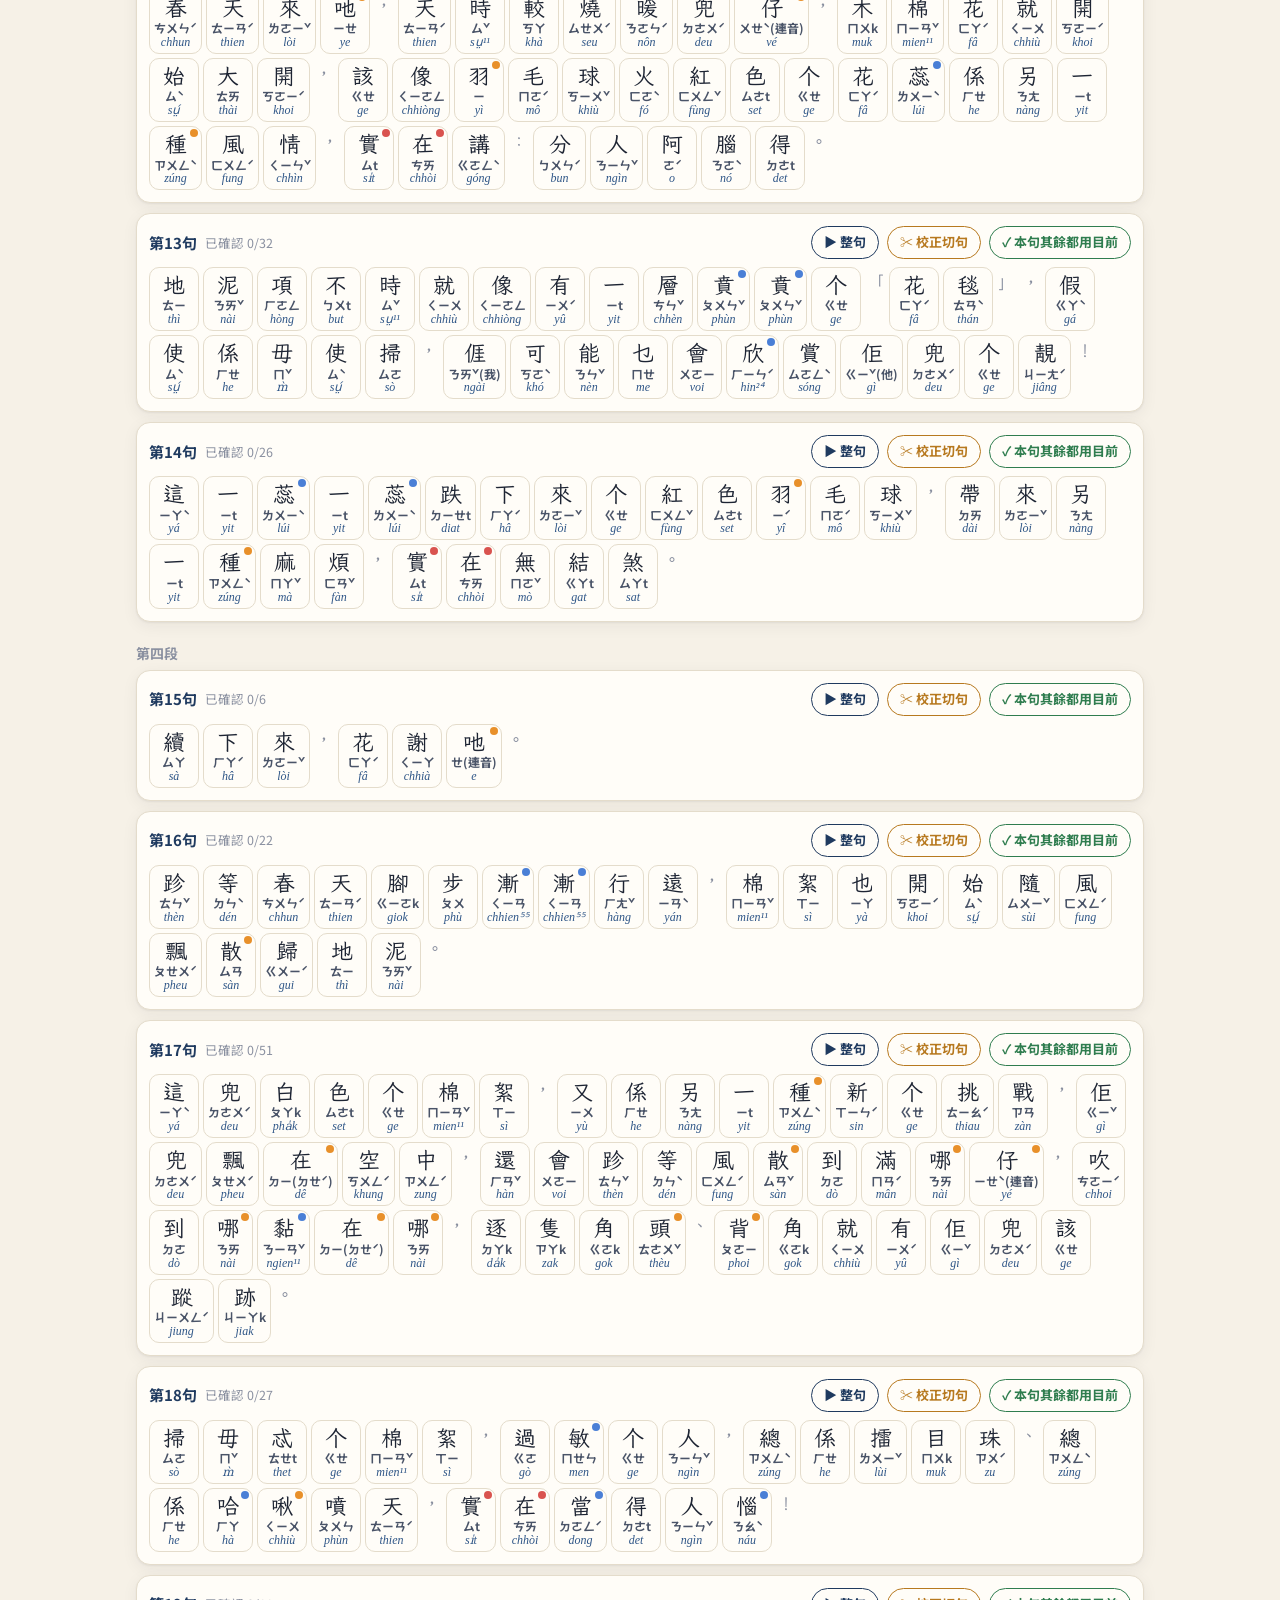
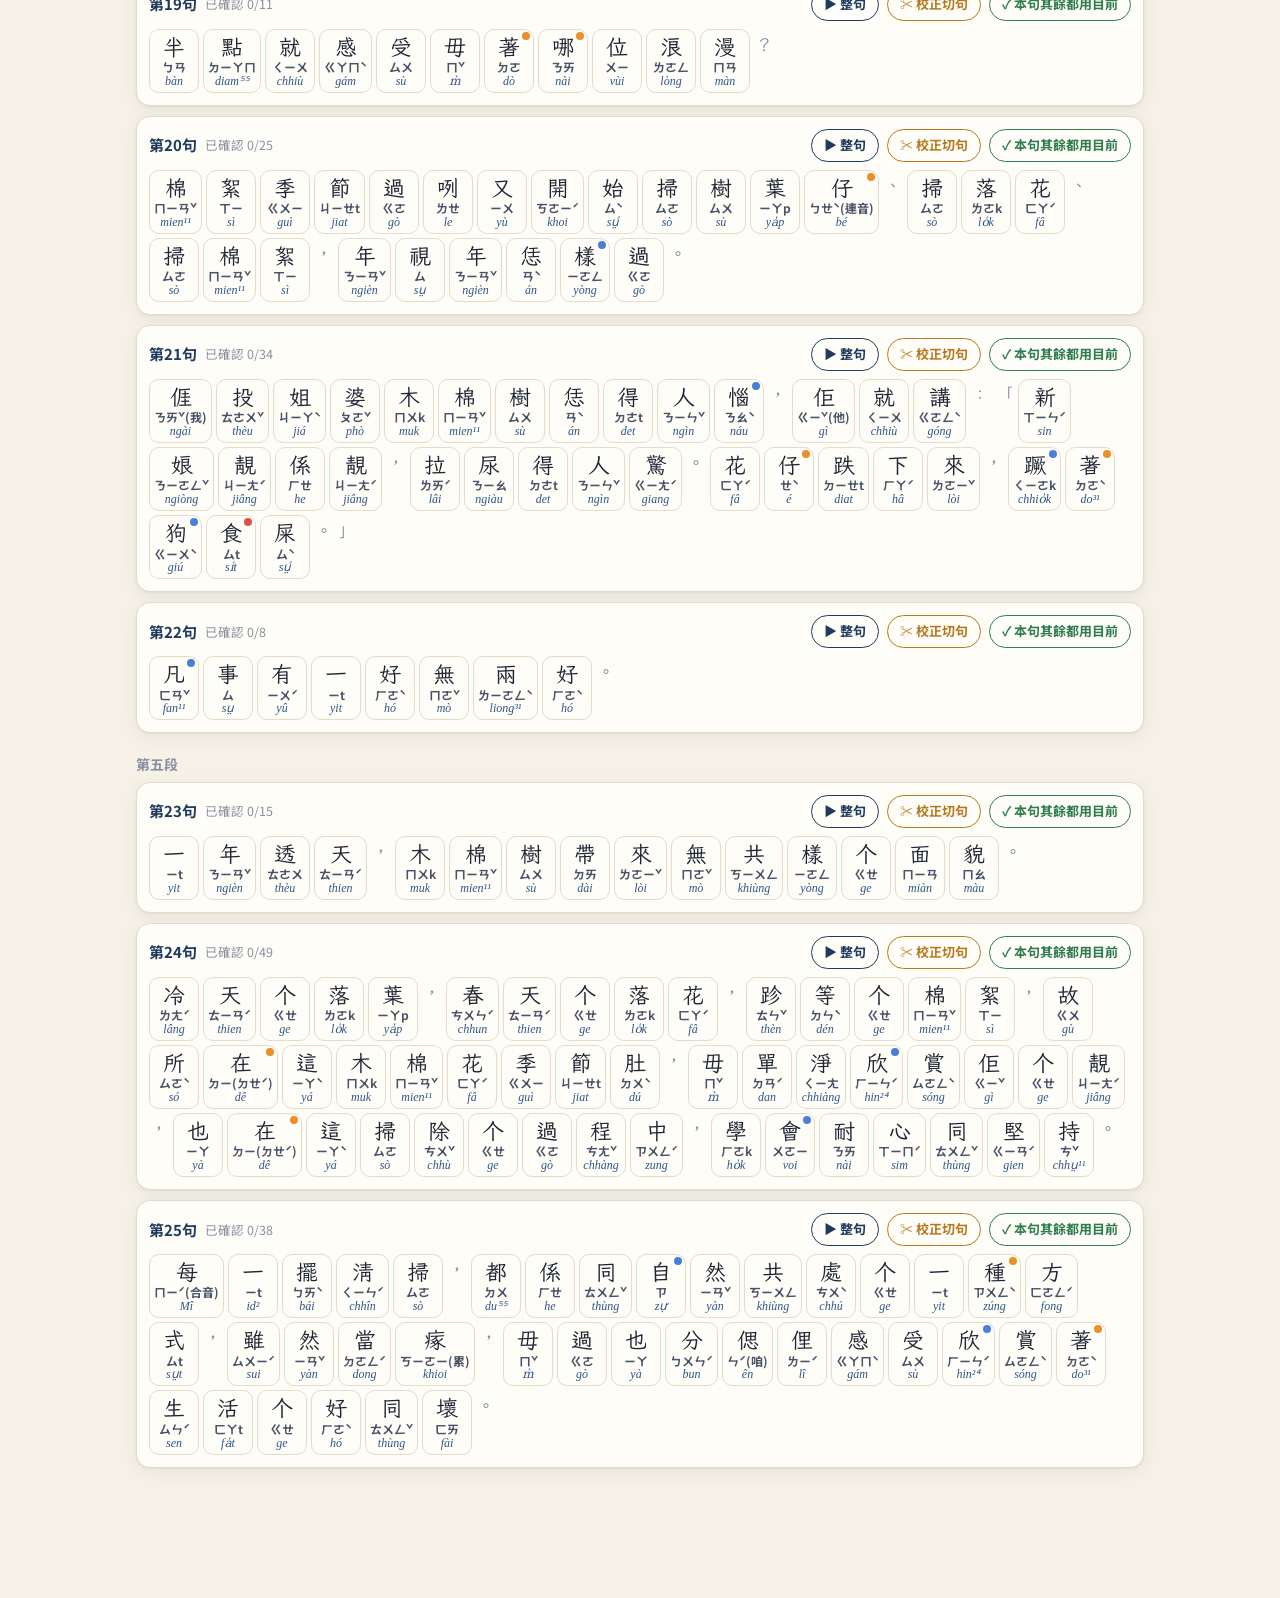
<file: hakka/review-full.html>
<!doctype html>
<html lang="zh-Hant-TW">
<head>
<meta charset="utf-8">
<meta name="viewport" content="width=device-width, initial-scale=1, viewport-fit=cover">
<title>全文逐字核對表</title>
<meta name="description" content="〈得人惱个木棉樹〉全文 678 字逐字試聽，選定或自訂每個字的注音與拼音。">
<meta name="theme-color" content="#1f3a5f">
<link rel="preconnect" href="https://fonts.googleapis.com">
<link rel="preconnect" href="https://fonts.gstatic.com" crossorigin>
<link href="https://fonts.googleapis.com/css2?family=LXGW+WenKai+TC:wght@400;700&family=Noto+Sans+TC:wght@400;500;700&display=swap" rel="stylesheet">
<link rel="stylesheet" href="css/style.css?v=0.8.21">
<style>
  body { padding-bottom: 120px; }
  .rv-head { background: var(--paper); border: 1px solid var(--line); border-radius: 16px; padding: 16px; box-shadow: var(--shadow); }
  .rv-head h1 { margin: 0 0 6px; font-size: 20px; color: var(--indigo); }
  .rv-head p { margin: 4px 0; color: var(--ink-2); font-size: 14px; }
  .legend { display: flex; flex-wrap: wrap; gap: 6px 12px; font-size: 12.5px; color: var(--ink-2); margin-top: 8px; }
  .legend span { display: inline-flex; align-items: center; gap: 4px; }
  .rv-tools { display: flex; flex-wrap: wrap; gap: 8px; align-items: center; margin-top: 10px; }
  .rv-tools .ghost { font-size: 13.5px; }
  .para-h { font-size: 14px; color: var(--ink-3); margin: 20px 0 6px; font-weight: 700; }
  .card { background: var(--paper); border: 1px solid var(--line); border-radius: 14px; padding: 12px; margin-bottom: 10px; box-shadow: var(--shadow); }
  .card.done { border-color: var(--good); }
  .card-top { display: flex; gap: 8px; align-items: center; flex-wrap: wrap; margin-bottom: 8px; }
  .card-top .u { font-weight: 700; color: var(--indigo); font-size: 15px; }
  .card-top .cnt { font-size: 12.5px; color: var(--ink-3); flex: 1; }
  .card-top button { border: 1px solid var(--indigo); color: var(--indigo); background: var(--paper); border-radius: 999px; padding: 5px 12px; font-size: 13px; font-weight: 700; }
  .card-top button.on { background: var(--indigo); color: #fff; }
  .card-top button.okall { border-color: var(--good); color: var(--good); }
  .card-top button.cut { border-color: var(--mid); color: var(--mid); }
  .cal-mark { font-size: 12px; background: var(--good-soft); color: var(--good); border-radius: 999px; padding: 2px 10px; font-weight: 700; }
  .row { display: flex; flex-wrap: wrap; gap: 4px; }
  .cell { position: relative; min-width: 50px; border: 1.5px solid var(--line); background: var(--paper); border-radius: 10px; padding: 4px 4px 3px; text-align: center; color: var(--ink); line-height: 1.15; }
  .cell .c { font: 400 22px/1.2 var(--han); }
  .cell .z { font-size: 12px; font-weight: 700; color: var(--ink-2); white-space: nowrap; }
  .cell .p { font: italic 12px "Times New Roman", Georgia, serif; color: var(--indigo-2); white-space: nowrap; }
  .cell .was { font-size: 10px; color: var(--ink-3); text-decoration: line-through; white-space: nowrap; }
  .cell.pu { border-color: transparent; background: none; min-width: 0; padding: 4px 0; color: var(--ink-3); pointer-events: none; }
  .cell.pu .c { font-size: 18px; }
  .cell .dot { position: absolute; top: 2px; right: 3px; width: 8px; height: 8px; border-radius: 50%; }
  .dot.f-bad { background: #d9534f; } .dot.f-multi { background: #e8902a; } .dot.f-dict { background: #4a7fd6; } .dot.f-none { background: #888; }
  .cell.ok { border-color: var(--good); background: var(--good-soft); }
  .cell.chg { border-color: #d4a017; background: #fff6d6; }
  .cell.chg .c { color: var(--red); }
  .cell.open { outline: 3px solid var(--indigo); outline-offset: 1px; }
  .cell.kara { box-shadow: 0 0 0 3px #f7c948 inset; }
  @media (prefers-color-scheme: dark) { :root:not([data-theme="light"]) .cell.chg { background: #4a3d10; } }
  :root[data-theme="dark"] .cell.chg { background: #4a3d10; }
  .ed { margin-top: 10px; border-top: 1px dashed var(--line); padding-top: 10px; }
  .ed-top { display: flex; gap: 8px; align-items: baseline; flex-wrap: wrap; }
  .ed-top .ch { font: 400 30px/1 var(--han); color: var(--red); }
  .ed-top .tag2 { font-size: 11.5px; border-radius: 999px; padding: 1px 8px; background: var(--line-2); color: var(--ink-2); }
  .ed-top .nav { margin-left: auto; display: flex; gap: 6px; }
  .ed-top .nav button { border: 1px solid var(--line); background: var(--paper); border-radius: 8px; padding: 4px 10px; font-size: 13px; color: var(--ink-2); }
  .plays { display: flex; gap: 6px; flex-wrap: wrap; margin: 8px 0; }
  .plays button { border: 1px solid var(--indigo); color: var(--indigo); background: var(--paper); border-radius: 999px; padding: 6px 12px; font-size: 13.5px; font-weight: 700; }
  .plays button.on { background: var(--indigo); color: #fff; }
  .opts { display: grid; grid-template-columns: repeat(auto-fill, minmax(150px, 1fr)); gap: 8px; }
  .opt { border: 2px solid var(--line); background: var(--paper); border-radius: 12px; padding: 8px 10px; text-align: left; color: var(--ink); }
  .opt .tag { font-size: 11.5px; font-weight: 700; color: var(--ink-3); line-height: 1.35; }
  .opt .z { font-size: 19px; font-weight: 700; letter-spacing: .02em; margin-top: 2px; }
  .opt .p { font: italic 14px "Times New Roman", Georgia, serif; color: var(--indigo-2); }
  .opt .o2 { font-size: 11px; color: var(--ink-3); }
  .opt.dict { border-style: dashed; }
  .opt.sel { border-color: var(--good); background: var(--good-soft); border-style: solid; }
  .opt.sel .tag::before { content: "✓ 採用　"; color: var(--good); }
  .cust { margin-top: 8px; border: 2px solid var(--line); border-radius: 12px; padding: 8px 10px; }
  .cust.sel { border-color: var(--good); background: var(--good-soft); }
  .cust .tag { font-size: 12px; font-weight: 700; color: var(--ink-2); }
  .cust.sel .tag::before { content: "✓ 採用　"; color: var(--good); }
  .cust-row { display: flex; gap: 8px; flex-wrap: wrap; margin-top: 6px; align-items: center; }
  .cust-row label { display: flex; align-items: center; gap: 4px; font-size: 13px; color: var(--ink-2); }
  .cust-row input { width: 9em; font-size: 16px; padding: 6px 8px; border: 1px solid var(--line); border-radius: 8px; background: var(--paper); color: var(--ink); }
  .keys { display: flex; flex-wrap: wrap; gap: 4px; margin-top: 6px; }
  .keys button { min-width: 34px; border: 1px solid var(--line); background: var(--paper-2, var(--paper)); border-radius: 8px; padding: 4px 6px; font-size: 14px; color: var(--ink); }
  .cust-row .apply { border: 1px solid var(--good); color: #fff; background: var(--good); border-radius: 999px; padding: 6px 14px; font-weight: 700; font-size: 13.5px; }
  .cust-row .gen { border: 1px solid var(--indigo); color: var(--indigo); background: var(--paper); border-radius: 999px; padding: 6px 12px; font-size: 13px; }
  .hint { font-size: 12.5px; color: var(--mid); margin-top: 6px; font-weight: 500; }
  .note { font-size: 12px; color: var(--ink-3); margin-top: 4px; }
  .rv-bar { position: fixed; left: 0; right: 0; bottom: 0; z-index: 30; background: var(--paper); border-top: 1px solid var(--line); box-shadow: 0 -4px 20px rgba(0,0,0,.08); padding: 10px max(16px, env(safe-area-inset-left)) calc(10px + env(safe-area-inset-bottom)); }
  .rv-bar-in { max-width: 1040px; margin: 0 auto; display: flex; gap: 10px; align-items: center; flex-wrap: wrap; }
  .rv-prog { flex: 1; min-width: 160px; font-size: 14px; }
  .rv-prog .barline { height: 6px; background: var(--line-2); border-radius: 3px; overflow: hidden; margin-top: 4px; }
  .rv-prog .barline i { display: block; height: 100%; background: var(--good); width: 0; transition: width .2s; }
  .hide-done .card.done { display: none; }
  .hide-done .para-h { display: none; }
  @media (max-width: 640px) {
    .cell { min-width: 44px; padding: 3px 2px 2px; }
    .cell .c { font-size: 20px; }
    .cell .z, .cell .p { font-size: 11px; }
    .plays { flex-wrap: nowrap; gap: 4px; }
    .plays button { padding: 6px 8px; font-size: 12.5px; flex: 1; white-space: nowrap; }
    .opts { grid-template-columns: 1fr 1fr; }
    .cust-row input { width: 7.5em; }
    .card-top .cnt { order: 9; flex-basis: 100%; }
    .card-top .u { flex: 1; }
  }
</style>
</head>
<body>
<header class="appbar">
  <div class="appbar-inner">
    <div class="brand">
      <span class="brand-mark" aria-hidden="true">客</span>
      <div><div class="brand-title">全文逐字核對表</div><div class="brand-sub">678 字逐字試聽，選定或自訂注音拼音</div></div>
    </div>
    <div class="appbar-actions"><a class="chip-btn" href="2026hakka.html" style="text-decoration:none">回練習頁</a></div>
  </div>
</header>

<main class="page">
  <section class="rv-head">
    <h1>〈得人惱个木棉樹〉全文逐字核對</h1>
    <p>一句一張卡片。先按「▶ 整句」聽一次（播放時會框出正在念的字），<b>點任何一個字</b>就會打開選項：可以從目前讀音、照拼音、文中其他讀法、教育部辭典讀音中選一個，或在最下面的 <b>✎ 自訂</b> 自己填注音和拼音。</p>
    <p>若字幕框跟聲音對不上，按該句的「✂ 校正切句」：看波形拖拉整句起訖點和每個字的開始時間，改完自動套用到這一頁的播放（也會套用到練習頁）。</p>
    <p>整句聽起來都沒問題，就按「✓ 本句其餘都用目前」一次確認。選擇會自動存在這台裝置；全部核對完按「下載結果 JSON」傳給我，我會照你的選擇更新全文的注音與拼音。</p>
    <div class="legend">
      <span><i class="dot f-bad" style="position:static;display:inline-block;width:9px;height:9px;border-radius:50%"></i>注音拼音不符</span>
      <span><i class="dot f-multi" style="position:static;display:inline-block;width:9px;height:9px;border-radius:50%"></i>多音字</span>
      <span><i class="dot f-dict" style="position:static;display:inline-block;width:9px;height:9px;border-radius:50%"></i>與辭典不同</span>
      <span><i class="dot f-none" style="position:static;display:inline-block;width:9px;height:9px;border-radius:50%"></i>沒有拼音</span>
      <span>綠框＝已確認　黃底＝已改讀音</span>
    </div>
    <div class="rv-tools">
      <label class="toggle" style="color:var(--ink-2)"><input type="checkbox" id="hideDone"><span>只看還沒核對完的句子</span></label>
      <button class="ghost" id="nextTodo">跳到下一個未確認的字</button>
      <button class="ghost" id="resetAll">清除全部選擇</button>
      <span class="cal-mark" id="calMark" hidden>已使用你的切句校正</span>
    </div>
  </section>
  <div id="list"></div>
</main>

<div class="rv-bar">
  <div class="rv-bar-in">
    <div class="rv-prog"><span id="progTxt"></span><div class="barline"><i id="progBar"></i></div></div>
    <button class="ghost" id="copyBtn">複製</button>
    <button class="ghost strong" id="dlBtn">下載結果 JSON</button>
  </div>
</div>
<dialog class="sheet calib" id="dlgCalib" aria-labelledby="calTitle">
  <div class="sheet-head">
    <h2 id="calTitle">校正切句</h2>
    <button class="icon-btn" id="calClose" aria-label="關閉"><svg viewBox="0 0 24 24"><path d="M6 6l12 12M18 6L6 18"/></svg></button>
  </div>
  <div class="cal-body">
    <div class="cal-nav">
      <button class="nav-btn" id="calPrev" aria-label="上一句"><svg viewBox="0 0 24 24"><path d="M15 6l-6 6 6 6"/></svg></button>
      <select id="calItem" aria-label="選擇要校正的句子"></select>
      <button class="nav-btn" id="calNext" aria-label="下一句"><svg viewBox="0 0 24 24"><path d="M9 6l6 6-6 6"/></svg></button>
    </div>
    <div class="cal-text tokens" id="calText"></div>
    <div class="cal-wave-wrap">
      <canvas id="calWave" aria-label="波形：拖拉紅色的「起」「迄」調整範圍，點波形從該處播放"></canvas>
      <div class="cal-zoom">
        <button id="calZoomOut" aria-label="顯示更多">－</button>
        <button id="calZoomIn" aria-label="放大">＋</button>
      </div>
    </div>
    <p class="cal-hint">拖拉紅色「起」「迄」調整整句範圍；拖拉藍色虛線調整每個字的開始時間（卡拉 OK 用），放開後自動試聽；點波形其他地方會從那裡開始播放。</p>
    <div class="cal-syl" id="calSyl"></div>
    <div class="cal-play">
      <button class="act play" id="calPlay"><svg viewBox="0 0 24 24"><path d="M7 5l12 7-12 7z"/></svg><span>播放本句</span></button>
      <button class="ghost" id="calHead">聽開頭</button>
      <button class="ghost" id="calTail">聽結尾</button>
      <button class="ghost" id="calCtx">連前後一起聽</button>
    </div>
    <div class="cal-edges">
      <div class="edge">
        <div class="edge-lbl">起點 <small>秒</small></div>
        <div class="edge-row">
          <button data-nudge="0:-0.1">−0.1</button><button data-nudge="0:-0.02">−.02</button>
          <input id="calStart" type="number" step="0.01" inputmode="decimal" aria-label="起點秒數">
          <button data-nudge="0:0.02">+.02</button><button data-nudge="0:0.1">+0.1</button>
        </div>
        <button class="here" data-here="0">設為目前播放位置</button>
      </div>
      <div class="edge">
        <div class="edge-lbl">迄點 <small>秒</small></div>
        <div class="edge-row">
          <button data-nudge="1:-0.1">−0.1</button><button data-nudge="1:-0.02">−.02</button>
          <input id="calEnd" type="number" step="0.01" inputmode="decimal" aria-label="迄點秒數">
          <button data-nudge="1:0.02">+.02</button><button data-nudge="1:0.1">+0.1</button>
        </div>
        <button class="here" data-here="1">設為目前播放位置</button>
      </div>
    </div>
    <div class="cal-len">長度 <b id="calLen"></b></div>
  </div>
  <div class="cal-foot">
    <div class="cal-status" id="calStatus"></div>
    <div class="cal-foot-btns">
      <button class="ghost" id="calRevertOne">還原此句</button>
      <button class="ghost" id="calResetAll">全部還原</button>
      <button class="ghost" id="calCopy">複製</button>
      <button class="ghost strong" id="calExport">下載 JSON</button>
    </div>
  </div>
</dialog>

<div class="toast" id="toast" role="status" aria-live="polite"></div>

<script src="data/03.js?v=0.8.21"></script>
<script src="js/timing.js?v=0.8.21"></script>
<script src="data/review-full.js?v=0.8.21"></script>
<script>
(function () {
  'use strict';
  const $ = s => document.querySelector(s);
  const D = window.REVIEWFULL;
  const KEY = 'hakka.review.full';
  const esc = s => String(s).replace(/[&<>"]/g, c => ({ '&': '&amp;', '<': '&lt;', '>': '&gt;', '"': '&quot;' }[c]));
  const PARA = ['第一段', '第二段', '第三段', '第四段', '第五段', '第六段'];
  const FLAG = { '注音拼音不符': 'f-bad', '多音字': 'f-multi', '與辭典不同': 'f-dict', '沒有拼音': 'f-none' };
  let tt;
  const toast = m => { const t = $('#toast'); t.textContent = m; t.classList.add('show'); clearTimeout(tt); tt = setTimeout(() => t.classList.remove('show'), 1800); };

  // ---------- 選擇：choice[id] = { i: 選項序號 } 或 { z, p, custom: true } ----------
  let choice = (() => { try { return JSON.parse(localStorage.getItem(KEY) || 'null'); } catch (_) { return null; } })();
  // 資料更新過（讀音已套用）：之前確認過的字，現在的「目前」就是當時選的讀音，一律轉成「目前」
  if (choice && choice._ver !== D.ver) {
    const n = Object.keys(choice).filter(k => k !== '_ver').length;
    const fresh = { _ver: D.ver };
    Object.keys(choice).forEach(k => { if (k !== '_ver' && D.items.some(it => it.id === k)) fresh[k] = { i: 0 }; });
    choice = fresh;
    try { localStorage.setItem(KEY, JSON.stringify(choice)); } catch (_) { /* ignore */ }
    if (n) setTimeout(() => toast(`讀音已更新，之前確認的 ${n} 字保留為已確認`), 400);
  }
  if (!choice) {
    choice = { _ver: D.ver };
    // 接續「讀音確認表」（review-2）已選好的結果
    let r2 = null;
    try { r2 = JSON.parse(localStorage.getItem('hakka.review.2') || 'null'); } catch (_) { /* ignore */ }
    let n = 0;
    if (r2) D.items.forEach(it => {
      if (!it.r2 || !(it.r2.id in r2)) return;
      const o = it.r2.opts[r2[it.r2.id]];
      if (!o) return;
      let j = it.opts.findIndex(x => x.z === o[0] && x.p === o[1]);
      if (j < 0) j = it.opts.findIndex(x => x.z === o[0]);
      choice[it.id] = j >= 0 ? { i: j } : { z: o[0], p: o[1], custom: true };
      n++;
    });
    if (n) setTimeout(() => toast(`已帶入讀音確認表選好的 ${n} 個字`), 400);
  }
  // ---------- 切句時間：用「校正切句」存的（沒有就用預設） ----------
  const TM = window.HakkaTiming;
  function applyTiming() {
    const t = TM.get(), S = t.syl || {};
    D.units.forEach((u, ui) => {
      const rng = ui === 0 ? t.title : ui === 1 ? t.author : t.sentences[ui - 2];
      const sy = (ui === 0 ? S.title : ui === 1 ? S.author : (S.sentences || [])[ui - 2]) || null;
      if (rng) { u.a = rng[0]; u.b = rng[1]; }
      const ids = u.cells.filter(c => c.i != null).map(c => c.i);
      if (!sy || sy.length !== ids.length) return;
      ids.forEach((i, k) => {
        const it = D.items[i];
        it.a = sy[k][0]; it.b = sy[k][1];
        it.ca = sy[Math.max(0, k - 1)][0]; it.cb = sy[Math.min(sy.length - 1, k + 1)][1];
      });
    });
    const m = document.getElementById('calMark'); if (m) m.hidden = !TM.isCustom();
  }
  applyTiming();
  TM.onChange(applyTiming);

  const save = () => { try { localStorage.setItem(KEY, JSON.stringify(choice)); } catch (_) { /* ignore */ } };
  const picked = it => { const c = choice[it.id]; if (!c) return null; return c.custom ? c : it.opts[c.i]; };

  // ---------- 注音 → 拼音（同 tools/pinyin_zhuyin.py from_zhuyin，聲調用上標數字） ----------
  const Z2P_INIT = { 'ㄅ': 'b', 'ㄆ': 'ph', 'ㄇ': 'm', 'ㄈ': 'f', 'ㄉ': 'd', 'ㄊ': 'th', 'ㄋ': 'n', 'ㄌ': 'l', 'ㄍ': 'g', 'ㄎ': 'kh', 'ㄏ': 'h', 'ㄐ': 'j', 'ㄑ': 'chh', 'ㄒ': 's', 'ㄗ': 'z', 'ㄘ': 'chh', 'ㄙ': 's', 'ㄪ': 'v', 'ㄫ': 'ng' };
  const Z2P_FIN = { '': 'ṳ', 'ㄚ': 'a', 'ㄛ': 'o', 'ㄝ': 'e', 'ㄜ': 'e', 'ㄧ': 'i', 'ㄨ': 'u', 'ㄞ': 'ai', 'ㄠ': 'au', 'ㄛㄧ': 'oi', 'ㄨㄧ': 'ui', 'ㄧㄨ': 'iu', 'ㄝㄨ': 'eu', 'ㄜㄨ': 'eu', 'ㄧㄚ': 'ia', 'ㄧㄝ': 'ie', 'ㄧㄛ': 'io', 'ㄨㄚ': 'ua', 'ㄨㄝ': 'ue', 'ㄧㄠ': 'iau', 'ㄧㄝㄨ': 'ieu', 'ㄧㄞ': 'iai', 'ㄧㄛㄧ': 'ioi', 'ㄨㄞ': 'uai', 'ㄢ': 'an', 'ㄝㄣ': 'en', 'ㄣ': 'en', 'ㄧㄣ': 'in', 'ㄨㄣ': 'un', 'ㄛㄣ': 'on', 'ㄧㄢ': 'ien', 'ㄧㄨㄣ': 'iun', 'ㄧㄛㄣ': 'ion', 'ㄨㄢ': 'uan', 'ㄨㄝㄣ': 'uen', 'ㄤ': 'ang', 'ㄛㄥ': 'ong', 'ㄨㄥ': 'ung', 'ㄧㄤ': 'iang', 'ㄧㄛㄥ': 'iong', 'ㄧㄨㄥ': 'iung', 'ㄨㄤ': 'uang', 'ㄚㄇ': 'am', 'ㄝㄇ': 'em', 'ㄧㄇ': 'im', 'ㄧㄚㄇ': 'iam', 'ㄇ': 'm', 'ㄫ': 'ng', 'ㄧㄡ': 'iu', 'ㄡ': 'eu' };
  const TONE_NUM = { 'ˊ': '²⁴', 'ˇ': '¹¹', 'ˋ': '³¹', '': '⁵⁵' };
  function fromZhuyin(z) {
    z = String(z).replace(/\(.*?\)/g, '').replace(/\s/g, '');
    if (!z) return null;
    const m = z.match(/[ˊˇˋ]/); const tone = m ? m[0] : '';
    z = z.replace(/[ˊˇˋ˙]/g, '');
    let stop = '';
    if (/[tkp]$/i.test(z)) { stop = z.slice(-1).toLowerCase(); z = z.slice(0, -1); }
    let ini = '';
    if (Z2P_INIT[z[0]]) { ini = Z2P_INIT[z[0]]; z = z.slice(1); }
    else if (z[0] === 'ㄨ' && z.length > 1 && Z2P_FIN[z] == null) { ini = 'v'; z = z.slice(1); }
    if (ini === 'n' && z.startsWith('ㄧ')) ini = 'ng';
    if (['m', 'n', 'ng'].includes(ini) && z === '' && !stop) return ini + TONE_NUM[tone];
    let fin = Z2P_FIN[z];
    if (fin == null) return null;
    if (ini === '' && fin.startsWith('i')) ini = 'y';
    return stop ? ini + fin + stop : ini + fin + TONE_NUM[tone];
  }

  // ---------- 播放 ----------
  const audio = window.HakkaPrepAudio(new Audio());
  audio.preload = 'auto'; audio.src = D.audio;
  let endAt = 0, raf = 0, curBtn = null, tok = 0, karaUnit = -1;
  function clearKara() { document.querySelectorAll('.cell.kara').forEach(c => c.classList.remove('kara')); }
  function stop() { tok++; cancelAnimationFrame(raf); if (!audio.paused) audio.pause(); if (curBtn) curBtn.classList.remove('on'); curBtn = null; karaUnit = -1; clearKara(); }
  function play(a, b, rate, btn, unit) {
    if (curBtn === btn) { stop(); return; }
    stop();
    const my = tok; curBtn = btn; btn.classList.add('on'); karaUnit = unit == null ? -1 : unit;
    audio.playbackRate = rate; endAt = b;
    window.HakkaStartAt(audio, Math.max(0, a)).then(() => {
      let last = null;
      const watch = () => {
        if (my !== tok) return;
        const t = audio.currentTime;
        if (t >= endAt || audio.ended) { stop(); return; }
        if (karaUnit >= 0) {
          const cell = D.units[karaUnit].cells.find(c => c.i != null && D.items[c.i].a <= t && t < D.items[c.i].b);
          const el = cell ? cellEl[cell.i] : null;
          if (el !== last) { if (last) last.classList.remove('kara'); if (el) el.classList.add('kara'); last = el; }
        }
        raf = requestAnimationFrame(watch);
      };
      watch();
    }).catch(() => { stop(); toast('無法播放'); });
  }

  // ---------- 畫面 ----------
  const unitOf = [];   // item index → unit index
  let html = '', lastPara = null;
  D.units.forEach((u, ui) => {
    const p = u.para == null ? -1 : u.para;
    if (p !== lastPara) { html += `<div class="para-h">${p < 0 ? '標題・作者' : PARA[p] || ('第' + (p + 1) + '段')}</div>`; lastPara = p; }
    html += `<article class="card" id="u${ui}" data-u="${ui}">
      <div class="card-top"><span class="u">${esc(u.name)}</span><span class="cnt" id="cnt${ui}"></span>
        <button data-sent="${ui}">▶ 整句</button><button class="cut" data-cal="${ui}">✂ 校正切句</button><button class="okall" data-okall="${ui}">✓ 本句其餘都用目前</button></div>
      <div class="row">${u.cells.map(c => {
        if (c.pu) return `<span class="cell pu"><div class="c">${esc(c.c)}</div></span>`;
        unitOf[c.i] = ui;
        const it = D.items[c.i];
        const f = it.flags.find(x => FLAG[x]);
        return `<button class="cell" data-i="${c.i}">${f ? `<i class="dot ${FLAG[f]}" title="${esc(f)}"></i>` : ''}<div class="c">${esc(it.c)}</div><div class="z"></div><div class="p"></div><div class="was"></div></button>`;
      }).join('')}</div>
      <div class="ed-slot"></div>
    </article>`;
  });
  $('#list').innerHTML = html;
  const cellEl = [];
  document.querySelectorAll('.cell[data-i]').forEach(b => { cellEl[+b.dataset.i] = b; });

  function paintCell(i) {
    const it = D.items[i], el = cellEl[i], o = picked(it);
    const cur = it.opts[0];
    const show = o || cur;
    el.querySelector('.z').textContent = show.z || '—';
    el.querySelector('.p').textContent = o ? (o.p || '') : it.p;
    const changed = !!o && (o.z !== cur.z || o.p !== cur.p);
    el.querySelector('.was').textContent = changed ? cur.z : '';
    el.classList.toggle('ok', !!o && !changed);
    el.classList.toggle('chg', changed);
  }
  function paintUnit(ui) {
    const u = D.units[ui];
    const ids = u.cells.filter(c => c.i != null).map(c => c.i);
    const n = ids.filter(i => choice[D.items[i].id]).length;
    const ch = ids.filter(i => cellEl[i].classList.contains('chg')).length;
    $('#cnt' + ui).textContent = `已確認 ${n}/${ids.length}` + (ch ? `，改了 ${ch} 字` : '');
    document.getElementById('u' + ui).classList.toggle('done', n === ids.length);
  }
  function progress() {
    const n = D.items.filter(it => choice[it.id]).length;
    const ch = D.items.filter((it, i) => cellEl[i].classList.contains('chg')).length;
    $('#progTxt').textContent = `已確認 ${n} / ${D.items.length} 字` + (ch ? `（改了 ${ch} 字）` : '') + (n === D.items.length ? '，可以下載結果了' : '');
    $('#progBar').style.width = (n / D.items.length * 100) + '%';
  }
  function refreshAll() { D.items.forEach((_, i) => paintCell(i)); D.units.forEach((_, ui) => paintUnit(ui)); progress(); }

  // ---------- 編輯區（點字打開） ----------
  let openI = -1;
  function closeEd() {
    if (openI >= 0) { cellEl[openI].classList.remove('open'); const s = cellEl[openI].closest('.card').querySelector('.ed-slot'); s.innerHTML = ''; }
    openI = -1;
  }
  function openEd(i, scroll) {
    closeEd();
    openI = i;
    const it = D.items[i], el = cellEl[i];
    el.classList.add('open');
    const c = choice[it.id];
    const cz = c && c.custom ? c.z : '', cp = c && c.custom ? c.p : '';
    const ctx = D.units[unitOf[i]].cells.map(x => x.pu ? `<span style="color:var(--ink-3)">${esc(x.c)}</span>` : x.i === i ? `<b style="color:var(--red)">${esc(D.items[x.i].c)}</b>` : esc(D.items[x.i].c)).join('');
    el.closest('.card').querySelector('.ed-slot').innerHTML = `<div class="ed">
      <div class="ed-top"><span class="ch">${esc(it.c)}</span>
        ${it.flags.filter(f => f !== '辭典查無').map(f => `<span class="tag2">${esc(f)}</span>`).join('')}
        <span class="nav"><button data-nav="-1">‹ 上一字</button><button data-nav="1">下一字 ›</button><button data-nav="0">收起</button></span></div>
      <div class="note" style="font:400 15px/1.6 var(--han);margin-top:6px">${ctx}</div>
      <div class="plays">
        <button data-play="one">▶ 這個字</button><button data-play="ctx">▶ 連前後字</button><button data-play="slow">▶ 慢速</button>
      </div>
      <div class="opts">${it.opts.map((o, j) => `<button class="opt${o.src === 'dict' ? ' dict' : ''}${c && !c.custom && c.i === j ? ' sel' : ''}" data-opt="${j}">
          <div class="tag">${esc(o.label)}</div><div class="z">${esc(o.z || '—')}</div><div class="p">${esc(o.p || '')}</div>
          ${o.orig ? `<div class="o2">原拼音 ${esc(o.orig)}</div>` : ''}</button>`).join('')}</div>
      <div class="cust${c && c.custom ? ' sel' : ''}">
        <div class="tag">✎ 自訂（填你要的注音和拼音）</div>
        <div class="cust-row">
          <label>注音 <input id="cz" value="${esc(cz)}" placeholder="例：ㄇㄧㄢˇ" autocomplete="off" autocapitalize="off" spellcheck="false"></label>
          <label>拼音 <input id="cp" value="${esc(cp)}" placeholder="例：mien¹¹" autocomplete="off" autocapitalize="off" spellcheck="false"></label>
        </div>
        <div class="keys" aria-label="快速輸入">${['ˊ', 'ˇ', 'ˋ', 't', 'k', 'p', 'ㄫ', 'ㄪ', 'ㄜ'].map(k => `<button data-key="${k}">${k}</button>`).join('')}
          ${['²⁴', '¹¹', '³¹', '⁵⁵', 'ṳ'].map(k => `<button data-pkey="${k}">${k}</button>`).join('')}</div>
        <div class="cust-row">
          <button class="gen" data-gen>依注音產生拼音</button>
          <button class="apply" data-custom>採用自訂</button>
        </div>
      </div>
      ${it.hint ? `<div class="hint">${esc(it.hint)}</div>` : ''}
      ${it.dictNote ? `<div class="note">辭典釋義：${esc(it.dictNote)}</div>` : ''}
    </div>`;
    let lastInput = 'cz';
    ['cz', 'cp'].forEach(id => document.getElementById(id).addEventListener('focus', () => { lastInput = id; }));
    el.closest('.card').querySelector('.keys').addEventListener('click', e => {
      const b = e.target.closest('button'); if (!b) return;
      const inp = document.getElementById(b.dataset.pkey ? 'cp' : (b.dataset.key ? 'cz' : lastInput));
      const s = inp.selectionStart != null ? inp.selectionStart : inp.value.length, e2 = inp.selectionEnd != null ? inp.selectionEnd : s;
      const v = b.dataset.key || b.dataset.pkey;
      inp.value = inp.value.slice(0, s) + v + inp.value.slice(e2);
      try { inp.setSelectionRange(s + v.length, s + v.length); } catch (_) { /* ignore */ }
    });
    if (scroll) el.scrollIntoView({ block: 'center', behavior: 'smooth' });
  }
  function choose(it, c) {
    const old = choice[it.id];
    if (old && !c.custom && !old.custom && old.i === c.i) delete choice[it.id];
    else choice[it.id] = c;
    save();
    const i = D.items.indexOf(it);
    paintCell(i); paintUnit(unitOf[i]); progress();
  }
  function step(d) {
    const n = openI + d;
    if (n < 0 || n >= D.items.length) { closeEd(); return; }
    openEd(n, true);
  }

  document.addEventListener('click', e => {
    const cell = e.target.closest('.cell[data-i]');
    if (cell) { const i = +cell.dataset.i; if (i === openI) closeEd(); else openEd(i, false); return; }
    const sb = e.target.closest('[data-sent]');
    if (sb) { const ui = +sb.dataset.sent, u = D.units[ui]; play(u.a - 0.05, u.b + 0.1, 1, sb, ui); return; }
    const cb = e.target.closest('[data-cal]');
    if (cb) { stop(); window.HakkaCalib.open(+cb.dataset.cal); return; }
    const ok = e.target.closest('[data-okall]');
    if (ok) {
      const ui = +ok.dataset.okall; let n = 0;
      D.units[ui].cells.forEach(c => { if (c.i != null && !choice[D.items[c.i].id]) { choice[D.items[c.i].id] = { i: 0 }; n++; } });
      save(); D.units[ui].cells.forEach(c => c.i != null && paintCell(c.i)); paintUnit(ui); progress();
      if (openI >= 0 && unitOf[openI] === ui) openEd(openI, false);
      toast(n ? `本句 ${n} 字設為「目前」` : '本句都已確認');
      return;
    }
    if (openI < 0) return;
    const it = D.items[openI];
    const nb = e.target.closest('[data-nav]');
    if (nb) { const d = +nb.dataset.nav; if (d) step(d); else closeEd(); return; }
    const pb = e.target.closest('[data-play]');
    if (pb) {
      const m = pb.dataset.play;
      if (m === 'one') play(it.a - 0.05, it.b + 0.05, 1, pb);
      else if (m === 'ctx') play(it.ca - 0.05, it.cb + 0.05, 1, pb);
      else play(it.ca - 0.05, it.cb + 0.05, 0.6, pb);
      return;
    }
    const ob = e.target.closest('[data-opt]');
    if (ob) { choose(it, { i: +ob.dataset.opt }); openEd(openI, false); return; }
    if (e.target.closest('[data-gen]')) {
      const z = $('#cz').value.trim();
      if (!z) { toast('請先填注音'); return; }
      const p = fromZhuyin(z);
      if (p) $('#cp').value = p; else toast('這個注音無法自動轉換，請直接填拼音');
      return;
    }
    if (e.target.closest('[data-custom]')) {
      const z = $('#cz').value.trim(), p = $('#cp').value.trim();
      if (!z && !p) { toast('請填注音或拼音'); return; }
      choose(it, { z, p: p || fromZhuyin(z) || '', custom: true });
      openEd(openI, false);
      toast('已採用自訂讀音');
    }
  });

  refreshAll();
  applyTiming();

  // ---------- 給校正切句（js/calib.js）用：字幕顯示核對表選好的讀音 ----------
  const art = window.HAKKA_ARTICLES[0];
  const tokItem = new Map();
  [art.titleTokens, art.authorTokens, ...art.paragraphs.flat().map(x => x.t)].forEach((ts, ui) => {
    const ids = D.units[ui].cells.filter(c => c.i != null).map(c => c.i);
    let k = 0; ts.forEach(t => { if (t.z) tokItem.set(t, ids[k++]); });
  });
  window.HakkaUI = {
    toast,
    tokHTML: t => {
      if (!t.z) return `<span class="tk pu"><span class="c">${esc(t.c)}</span><span class="z"></span><span class="p"></span></span>`;
      const it = D.items[tokItem.get(t)], o = it ? (picked(it) || it.opts[0]) : t;
      return `<span class="tk"><span class="c">${esc(t.c)}</span><span class="z">${esc(o.z || '·')}</span><span class="p">${esc(o === it?.opts[0] && !choice[it.id] ? it.p : o.p || '·')}</span></span>`;
    },
  };

  $('#hideDone').onchange = e => document.body.classList.toggle('hide-done', e.target.checked);
  $('#nextTodo').onclick = () => {
    const from = openI >= 0 ? openI + 1 : 0;
    let j = D.items.findIndex((it, i) => i >= from && !choice[it.id]);
    if (j < 0) j = D.items.findIndex(it => !choice[it.id]);
    if (j < 0) { toast('全部都確認完了'); return; }
    openEd(j, true);
  };
  let armed = false;
  $('#resetAll').onclick = e => {
    if (!armed) { armed = true; e.target.textContent = '確定清除？'; setTimeout(() => { armed = false; e.target.textContent = '清除全部選擇'; }, 3000); return; }
    armed = false; e.target.textContent = '清除全部選擇'; choice = { _ver: D.ver }; save(); closeEd(); refreshAll();
  };
  const result = () => JSON.stringify({
    review: 'review-full', savedAt: new Date().toISOString(),
    timing: TM.isCustom() ? JSON.parse(TM.exportJSON()) : null,
    total: D.items.length, confirmed: D.items.filter(it => choice[it.id]).length,
    items: D.items.map((it, i) => {
      const o = picked(it), c = choice[it.id];
      return {
        id: it.id, unit: D.units[unitOf[i]].name, c: it.c, current: { z: it.z, p: it.p },
        choice: o ? { z: o.z, p: o.p, src: c.custom ? 'custom' : o.src, label: c.custom ? '自訂' : o.label } : null,
        changed: !!o && (o.z !== it.z || o.p !== it.p),
      };
    }),
  }, null, 1);
  $('#dlBtn').onclick = () => {
    const a = document.createElement('a');
    a.href = URL.createObjectURL(new Blob([result()], { type: 'application/json' }));
    a.download = '03-review-full.json'; document.body.appendChild(a); a.click(); a.remove();
    setTimeout(() => URL.revokeObjectURL(a.href), 1000);
  };
  $('#copyBtn').onclick = async () => { try { await navigator.clipboard.writeText(result()); toast('已複製'); } catch (_) { toast('無法複製，請改用下載'); } };
})();
</script>
<script src="js/calib.js?v=0.8.21"></script>
</body>
</html>
</file>
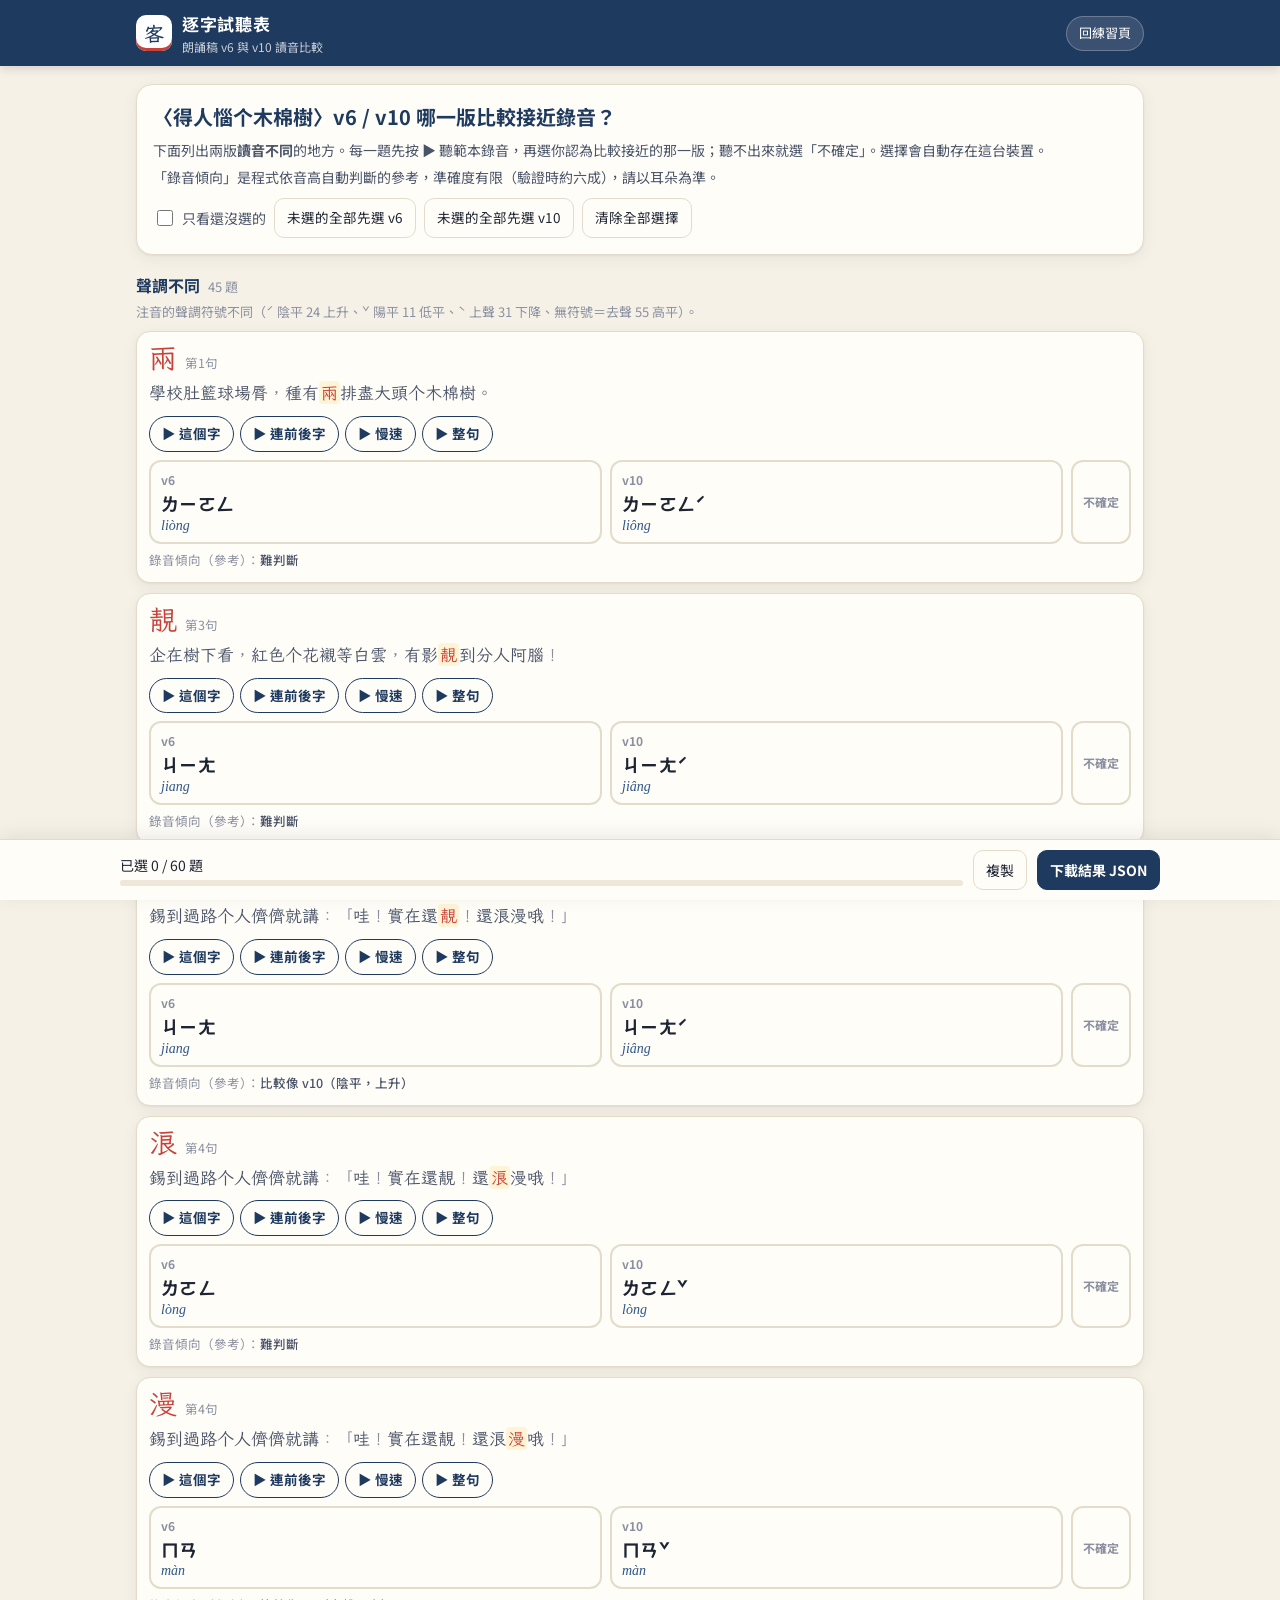
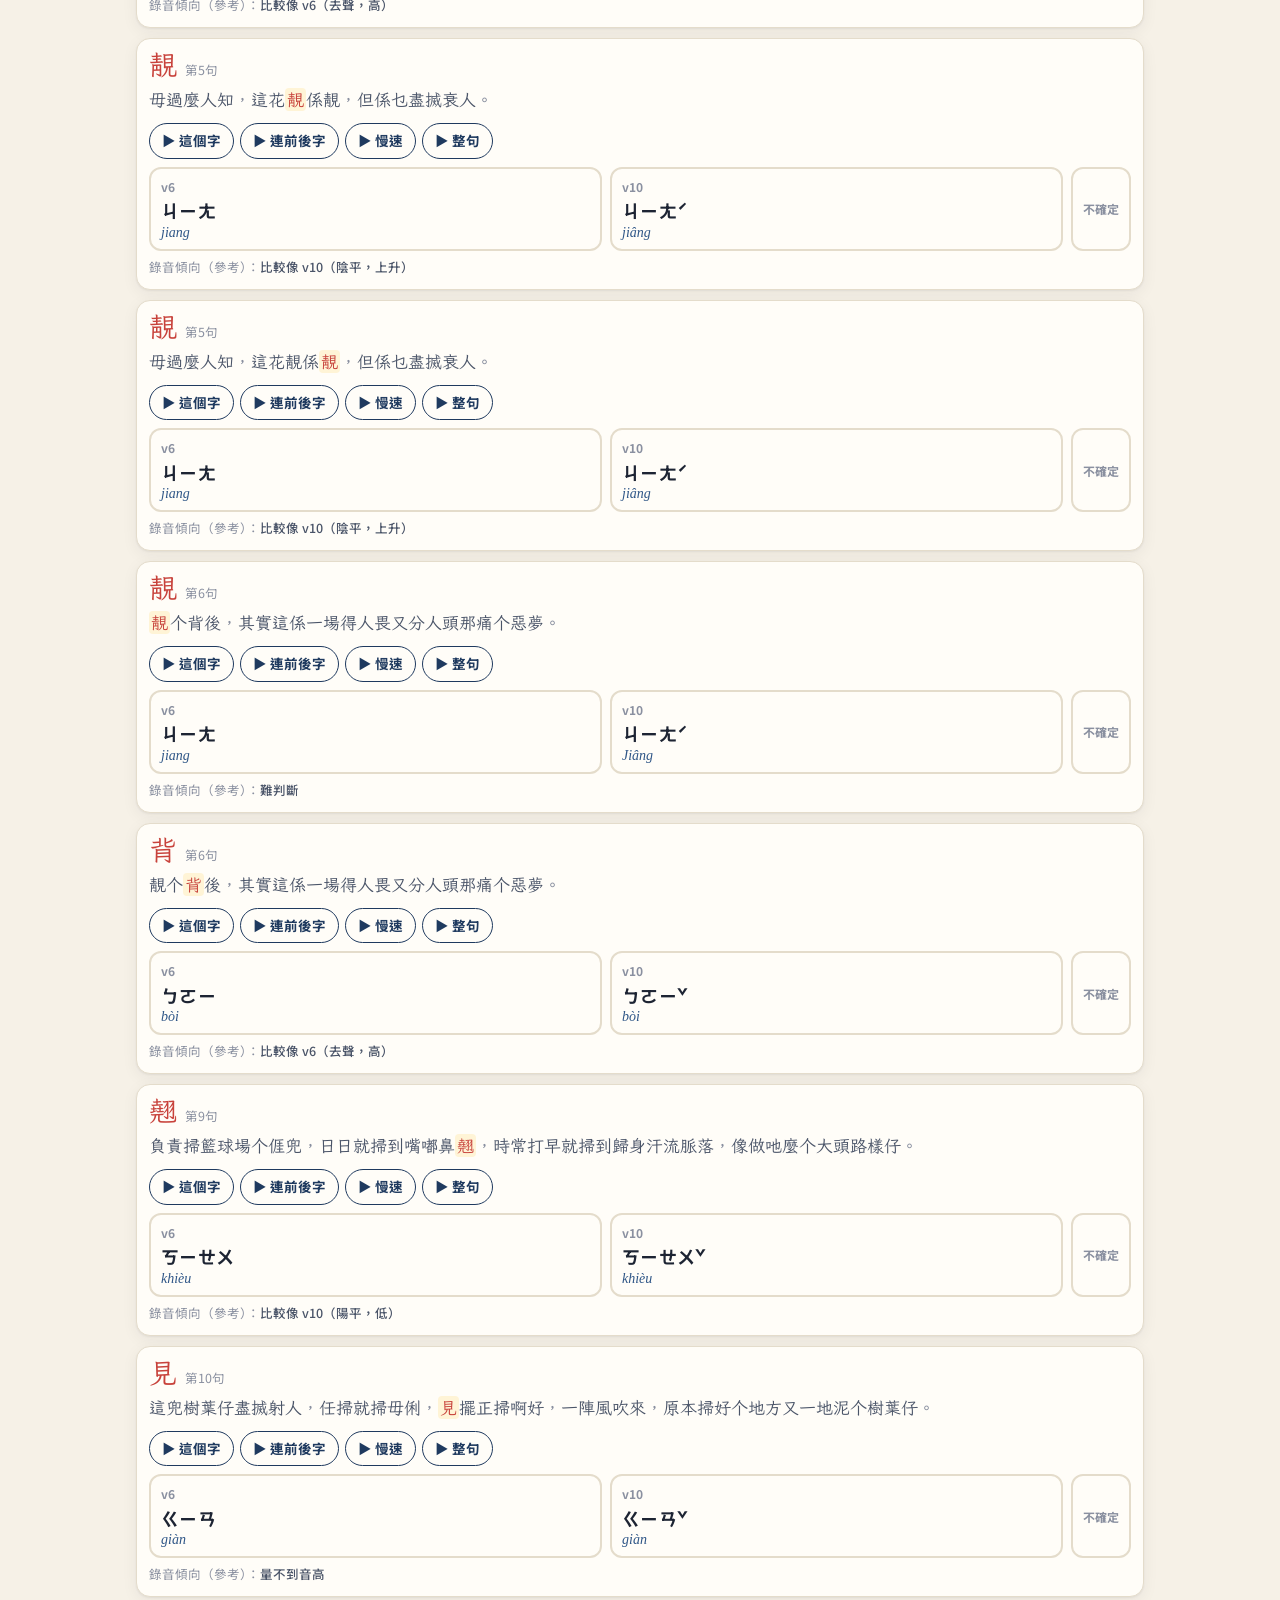
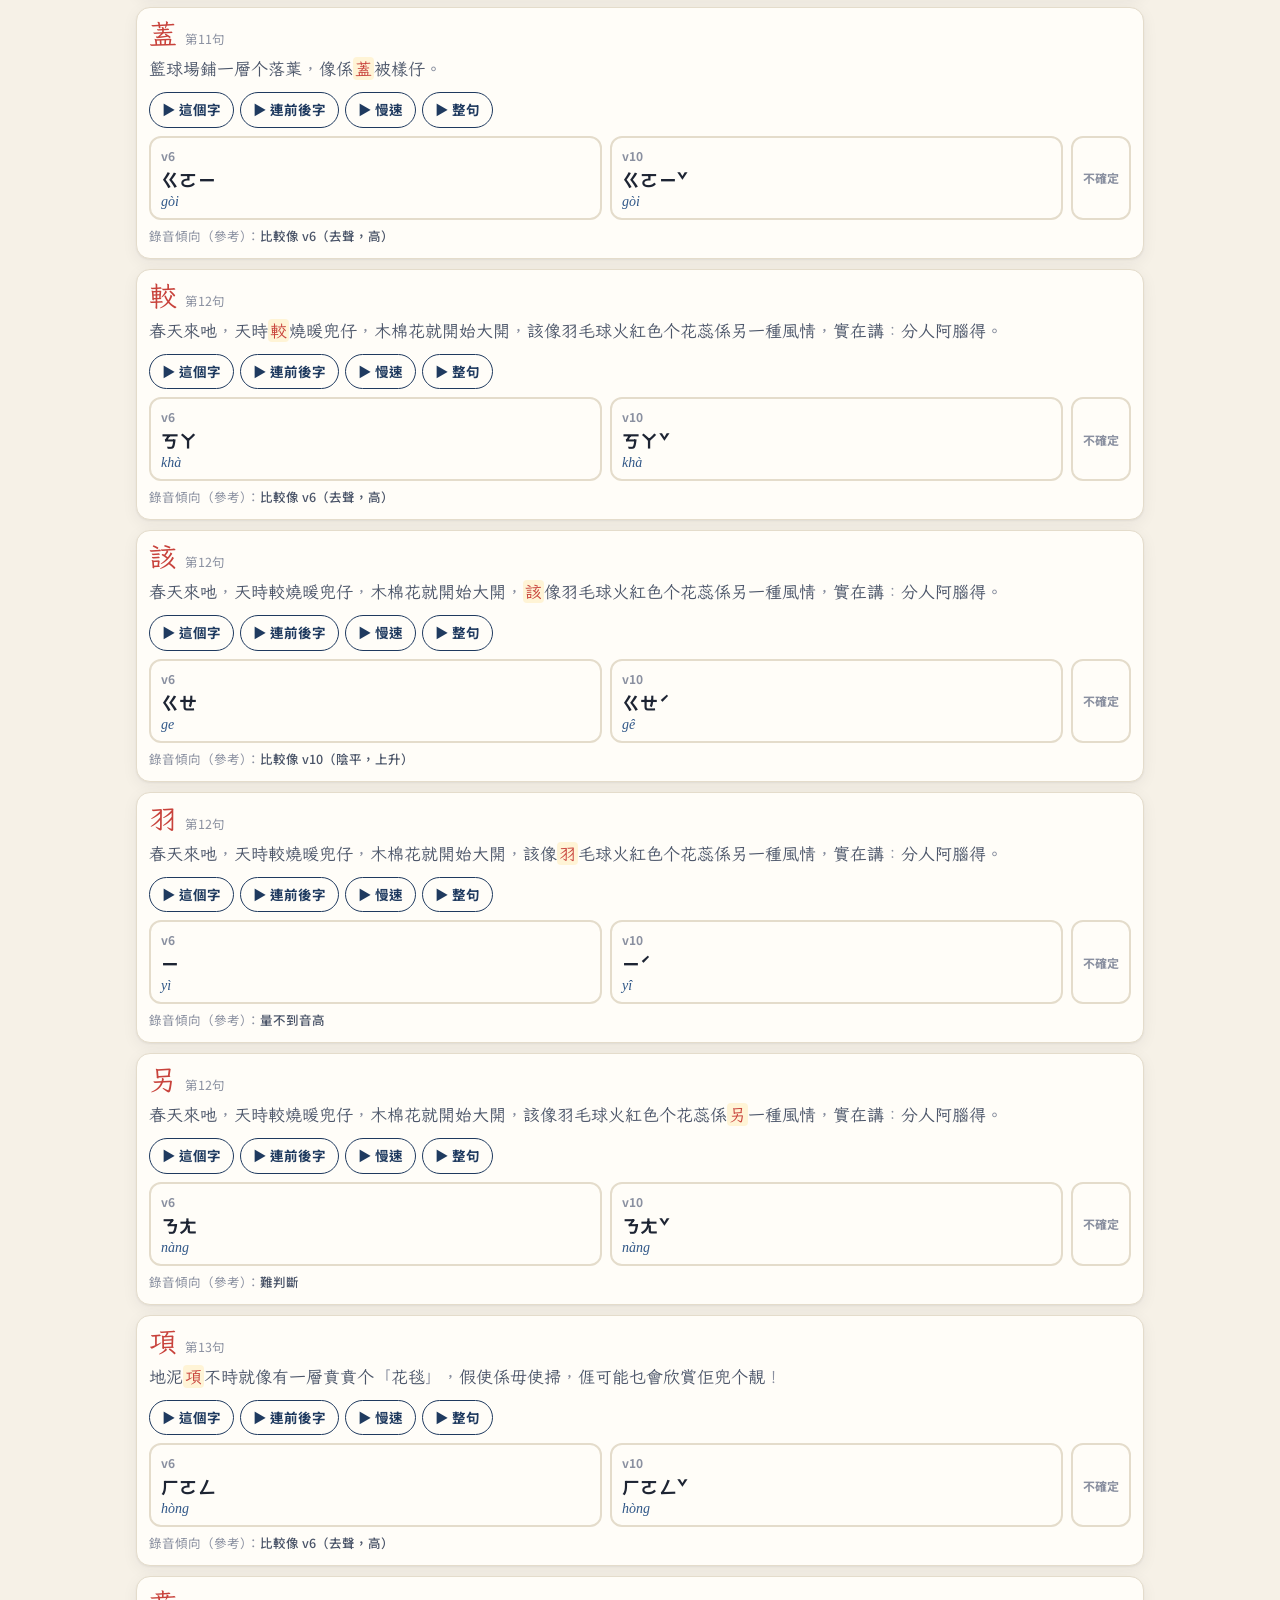
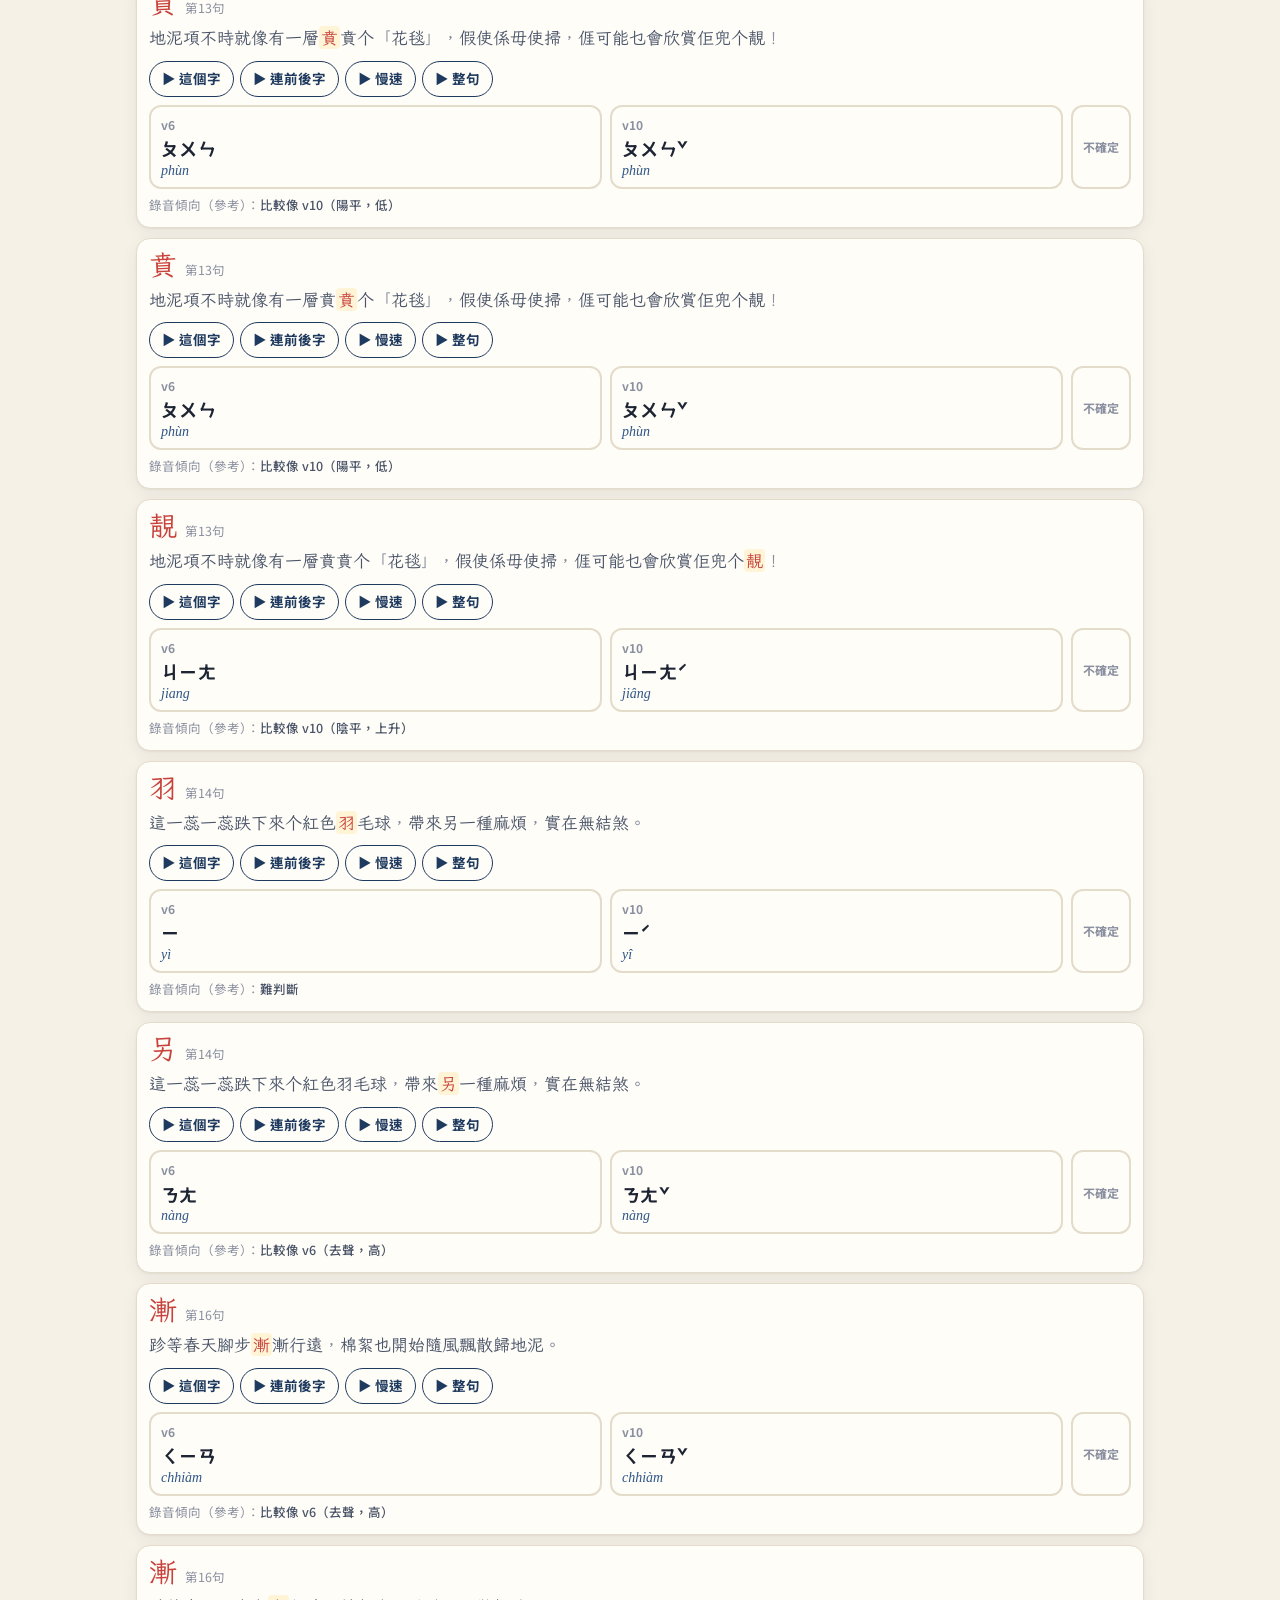
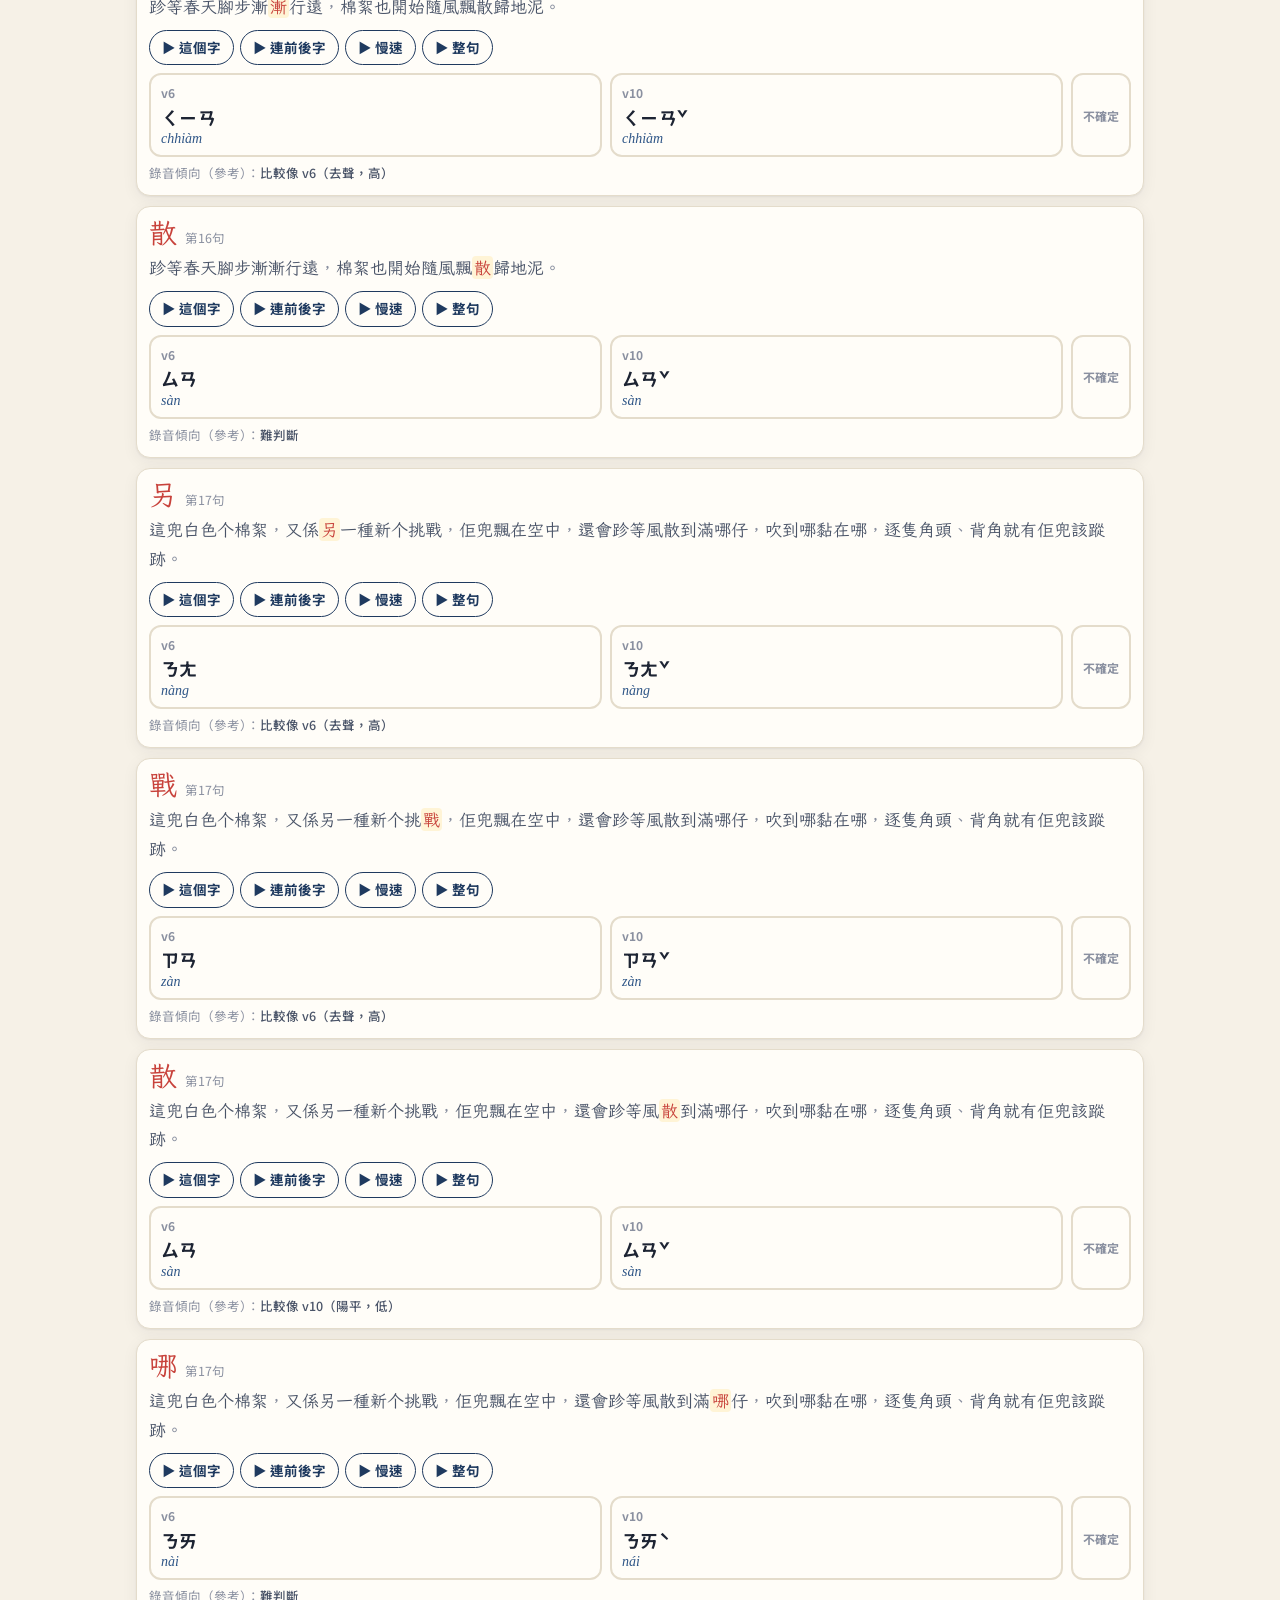
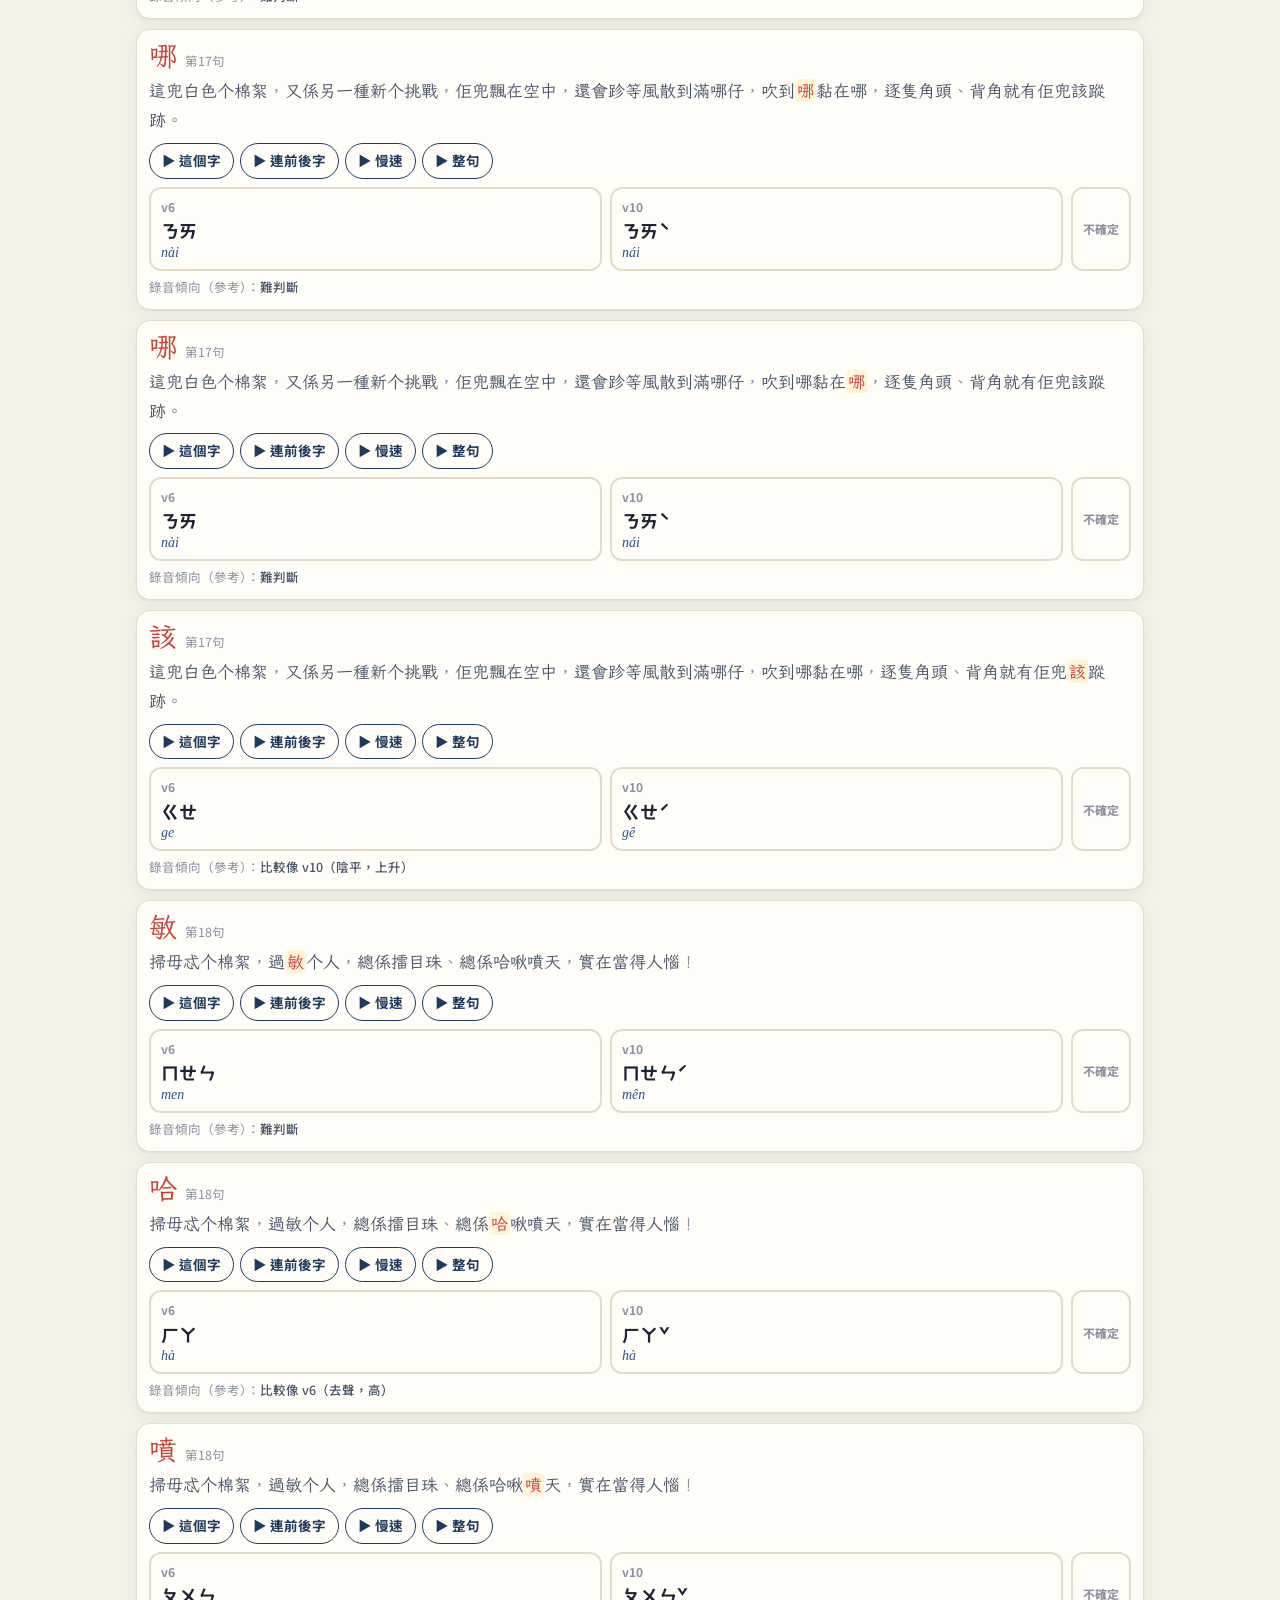
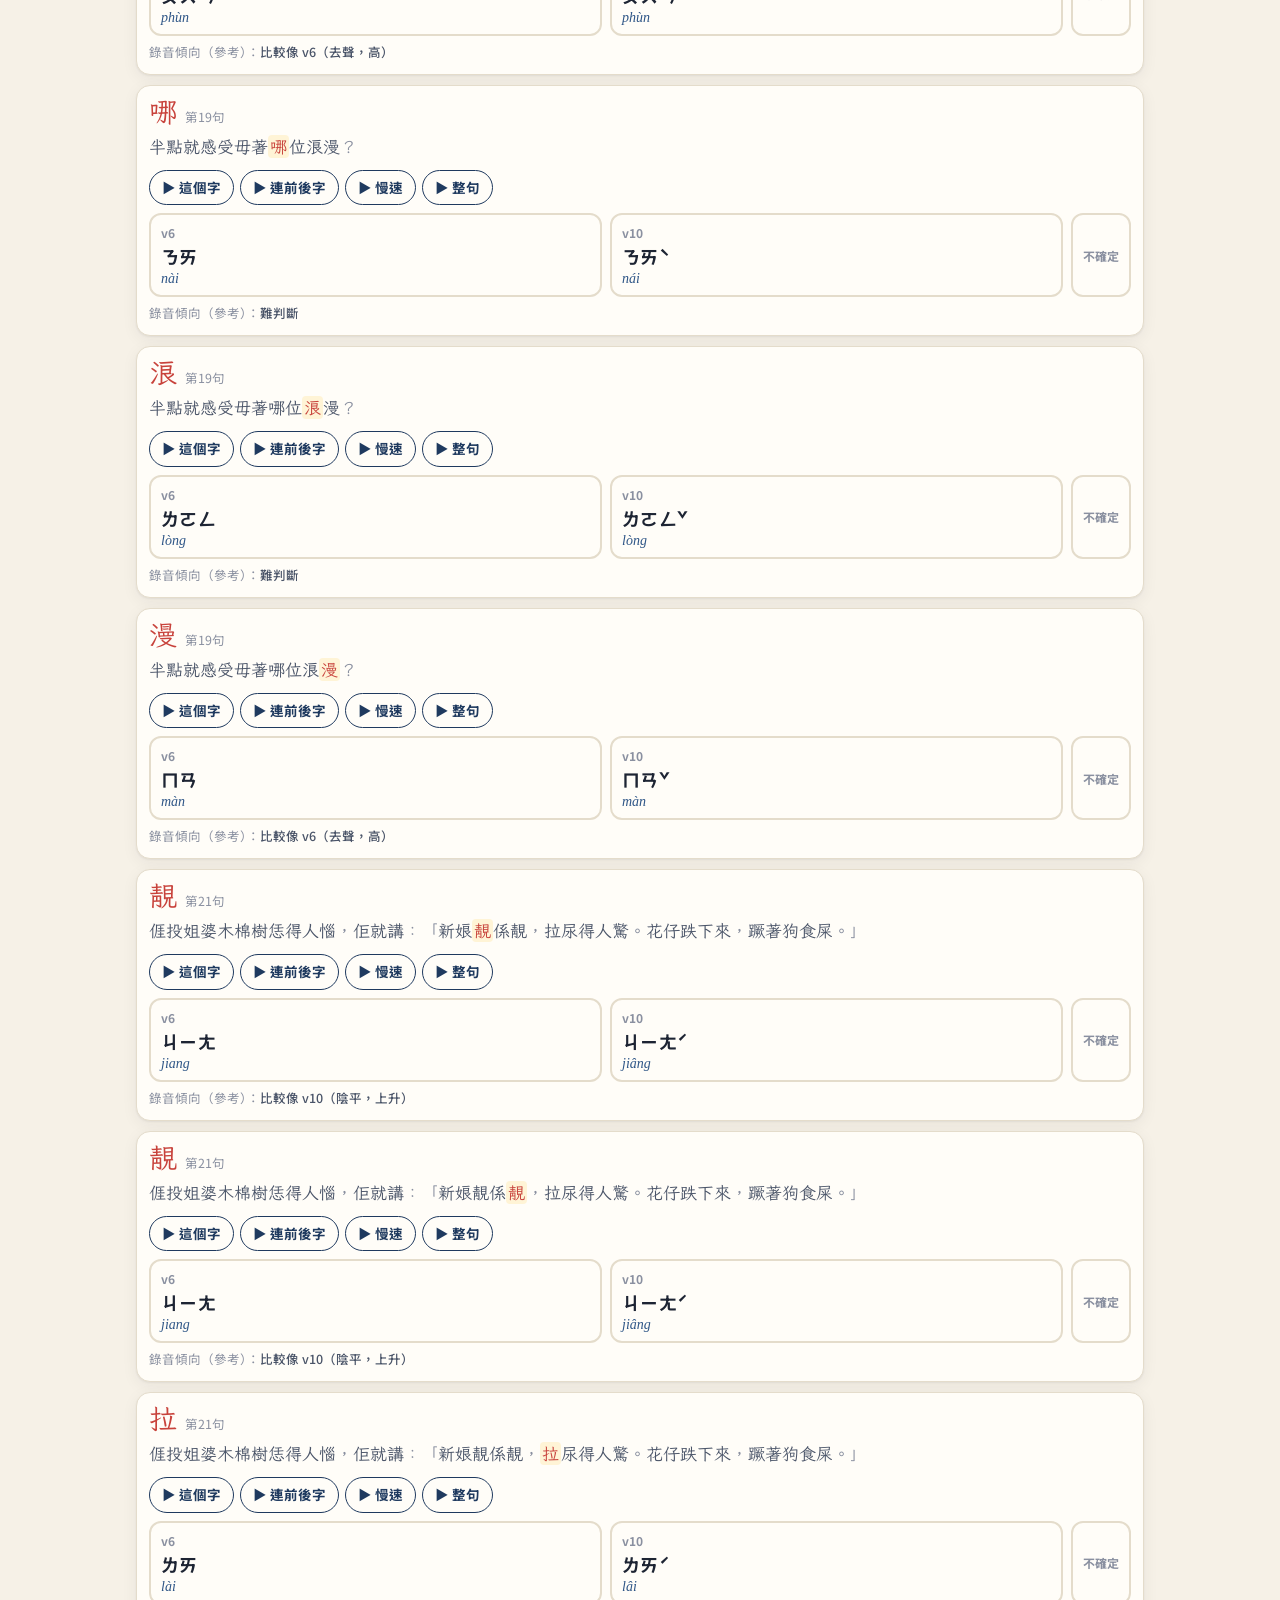
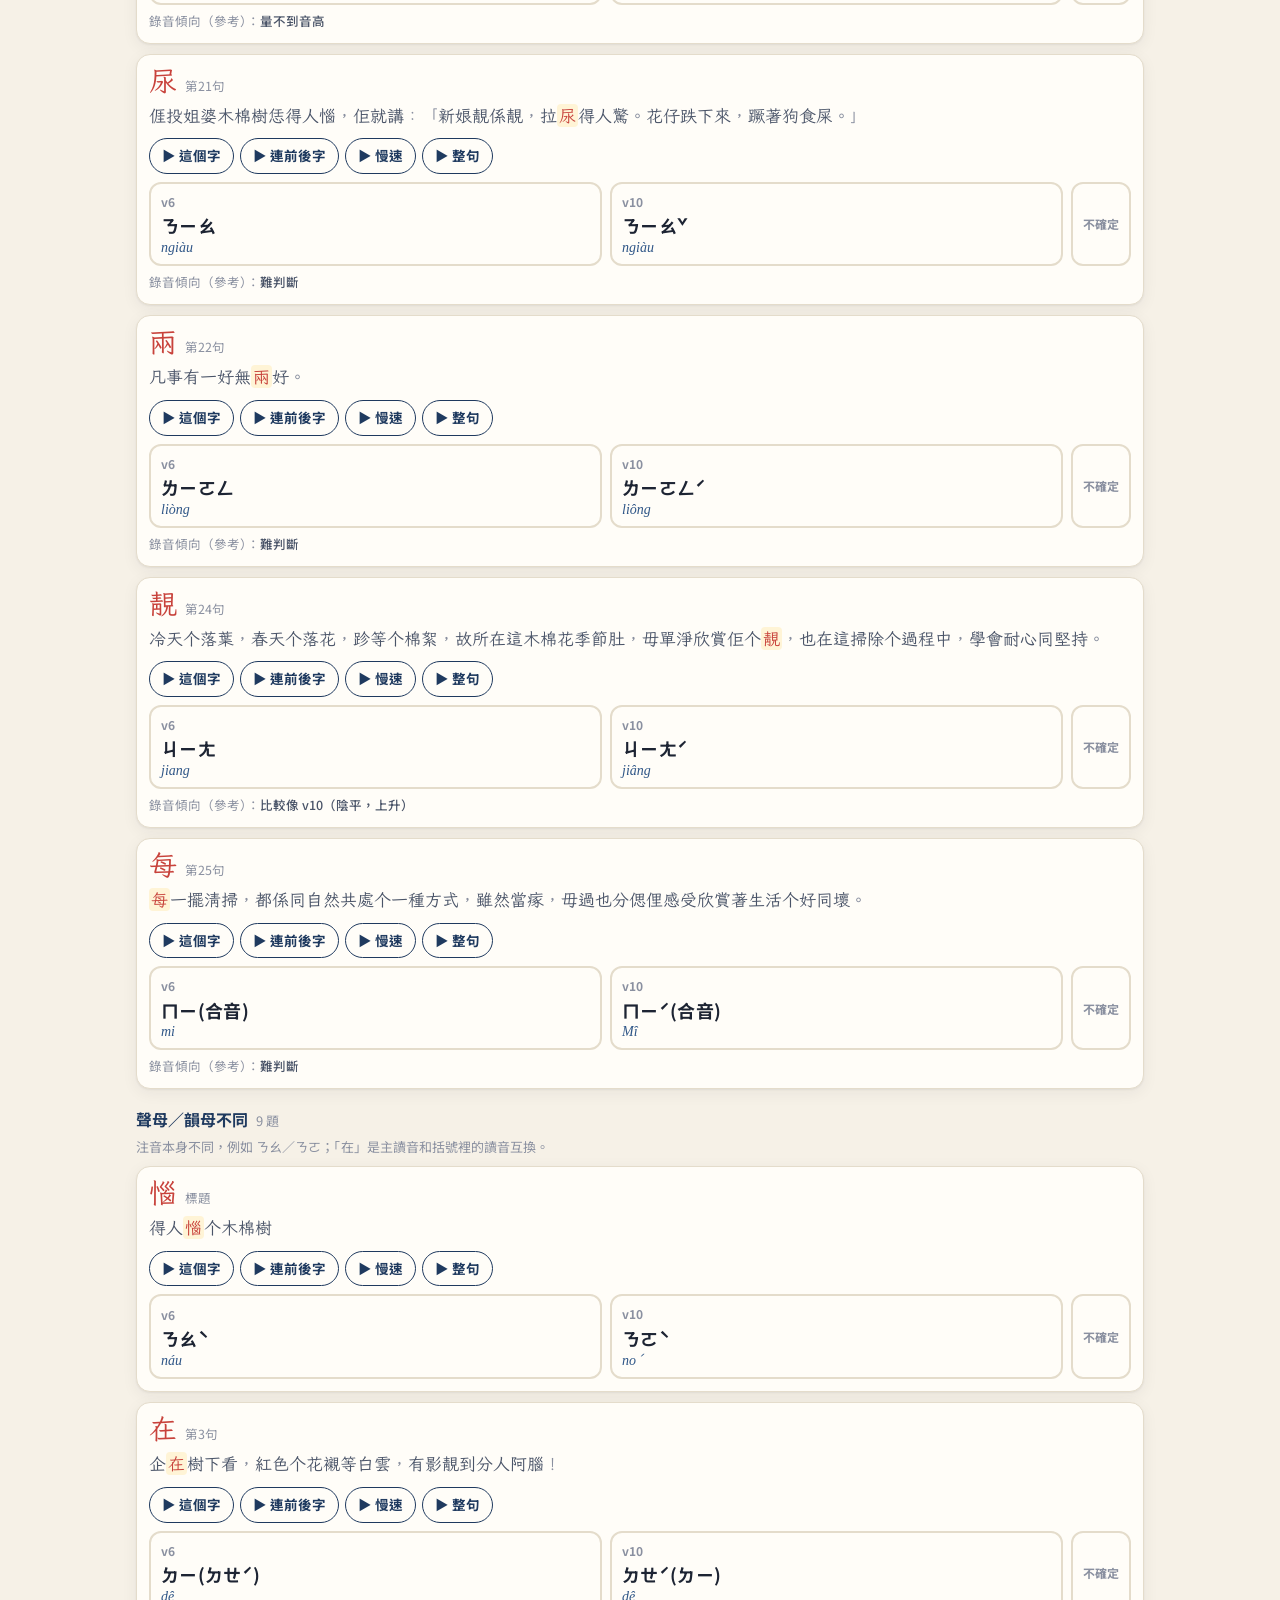
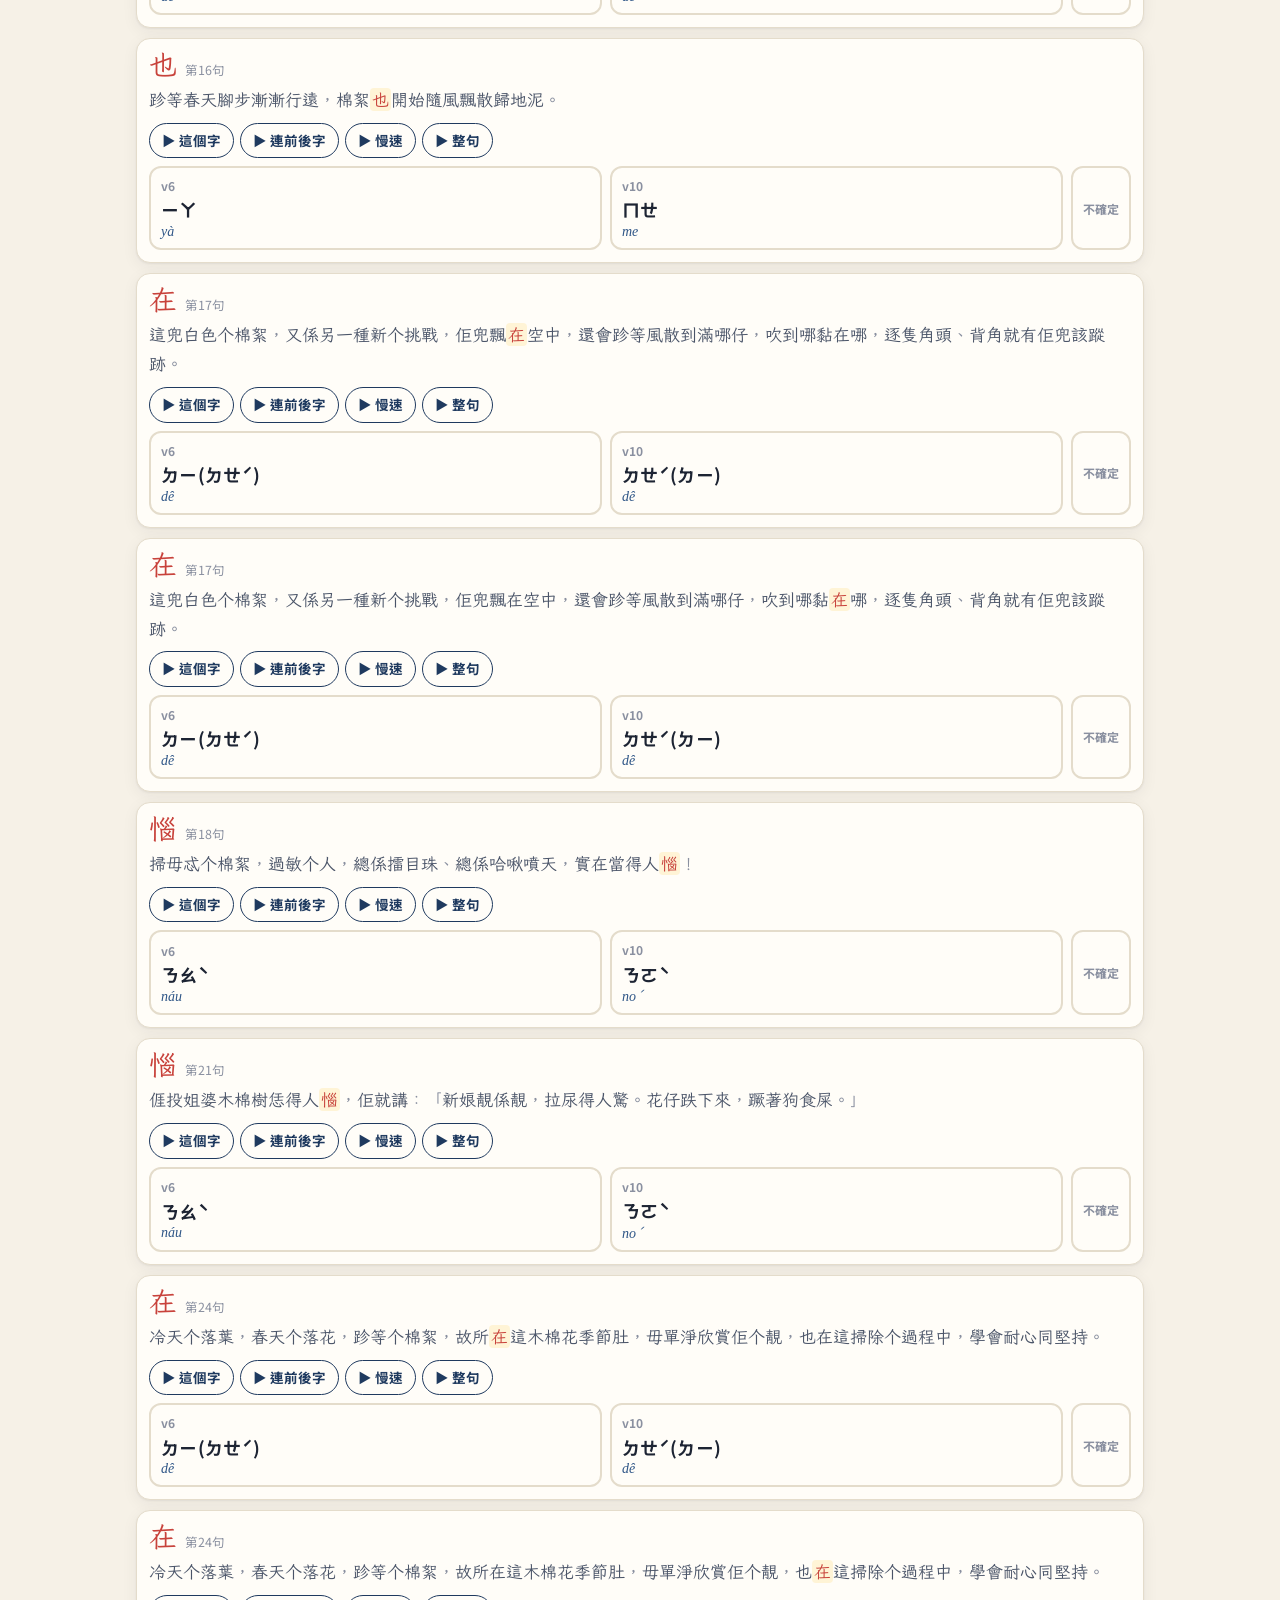
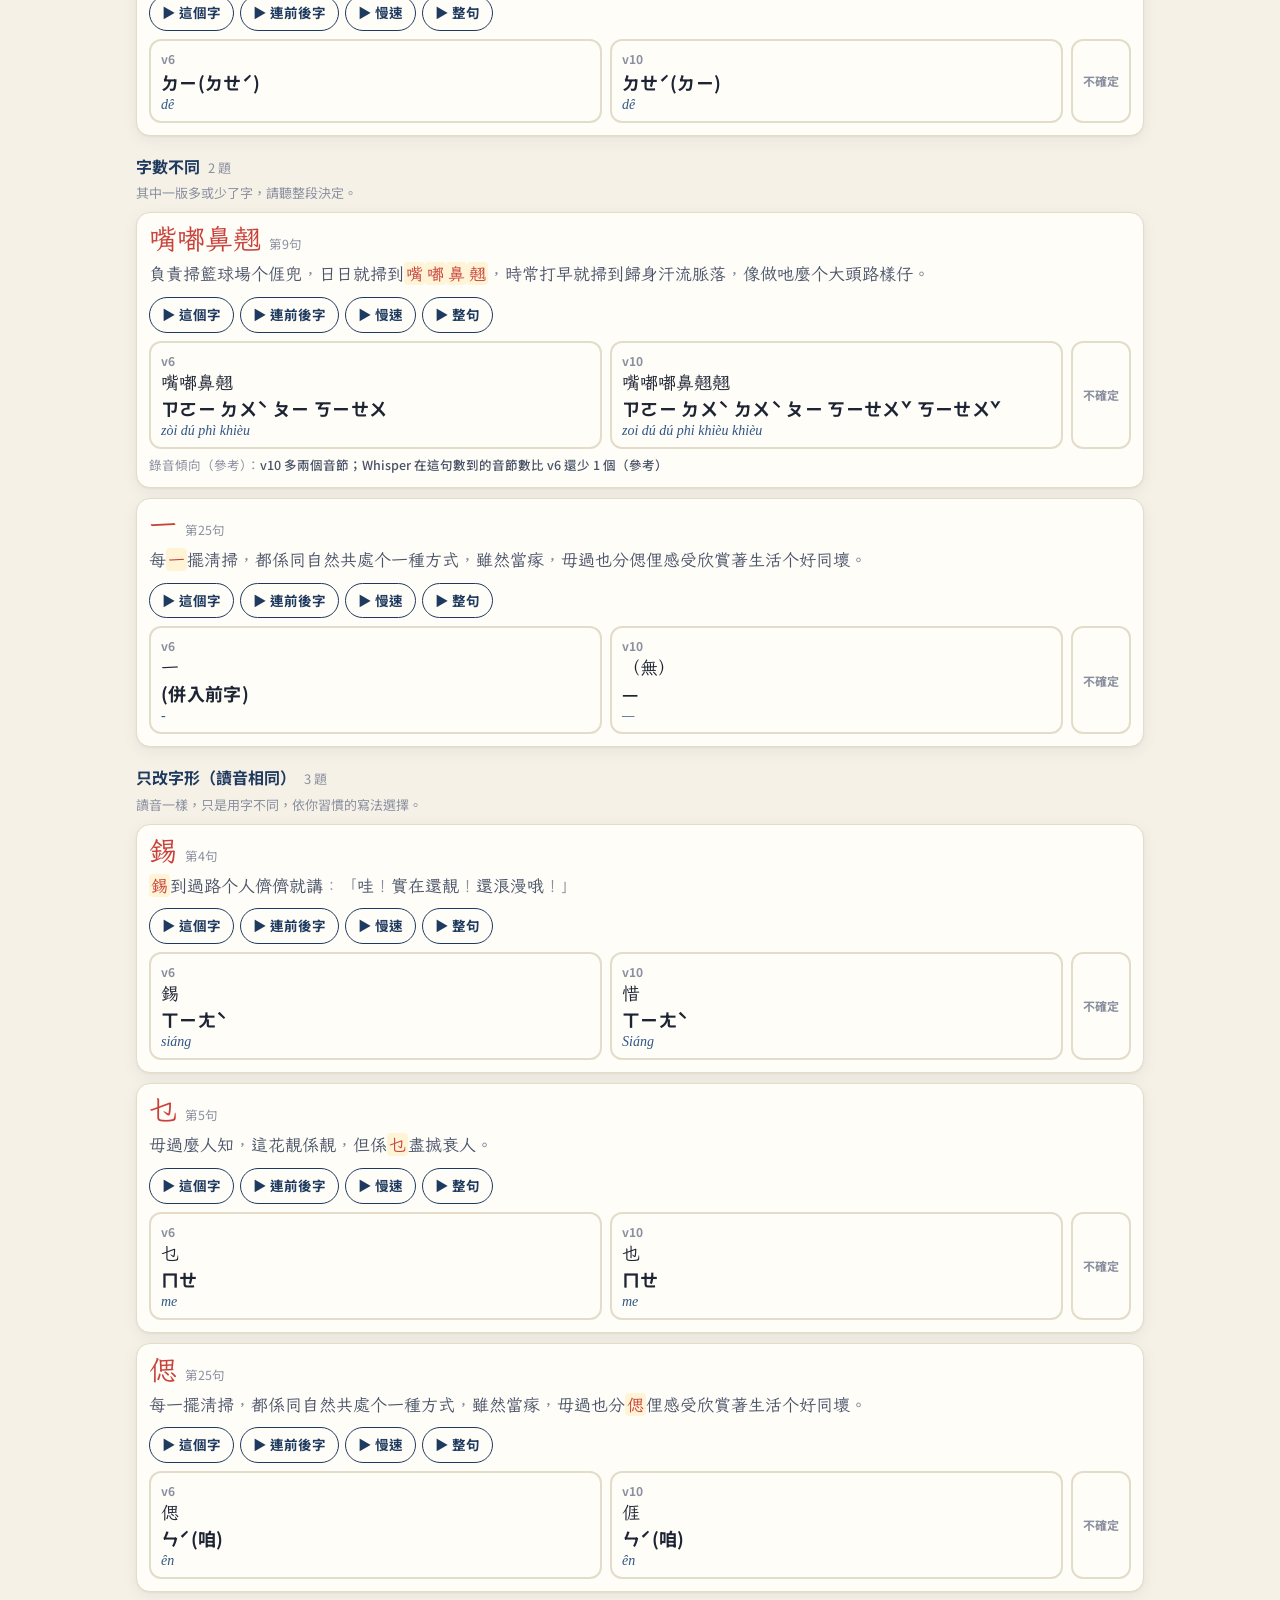
<file: hakka/review-v10.html>
<!doctype html>
<html lang="zh-Hant-TW">
<head>
<meta charset="utf-8">
<meta name="viewport" content="width=device-width, initial-scale=1, viewport-fit=cover">
<title>逐字試聽表</title>
<meta name="description" content="〈得人惱个木棉樹〉朗誦稿 v6 與 v10 讀音不同之處，逐字試聽範本錄音後選擇採用哪一版。">
<meta name="theme-color" content="#1f3a5f">
<link rel="preconnect" href="https://fonts.googleapis.com">
<link rel="preconnect" href="https://fonts.gstatic.com" crossorigin>
<link href="https://fonts.googleapis.com/css2?family=LXGW+WenKai+TC:wght@400;700&family=Noto+Sans+TC:wght@400;500;700&display=swap" rel="stylesheet">
<link rel="stylesheet" href="css/style.css?v=0.8.11">
<style>
  body { padding-bottom: 120px; }
  .rv-head { background: var(--paper); border: 1px solid var(--line); border-radius: 16px; padding: 16px; box-shadow: var(--shadow); }
  .rv-head h1 { margin: 0 0 6px; font-size: 20px; color: var(--indigo); }
  .rv-head p { margin: 4px 0; color: var(--ink-2); font-size: 14px; }
  .rv-tools { display: flex; flex-wrap: wrap; gap: 8px; align-items: center; margin-top: 10px; }
  .rv-tools .ghost { font-size: 13.5px; }
  .rv-sec { margin-top: 18px; }
  .rv-sec > h2 { font-size: 16px; color: var(--indigo); margin: 0 0 4px; display: flex; gap: 8px; align-items: baseline; }
  .rv-sec > h2 small { font-weight: 400; color: var(--ink-3); font-size: 13px; }
  .rv-sec > .desc { font-size: 13px; color: var(--ink-3); margin: 0 0 8px; }
  .card { background: var(--paper); border: 1px solid var(--line); border-radius: 14px; padding: 12px; margin-bottom: 10px; box-shadow: var(--shadow); }
  .card.done { border-color: var(--good); }
  .card.unsure { border-color: var(--mid); }
  .card-top { display: flex; gap: 8px; align-items: baseline; flex-wrap: wrap; }
  .card-top .u { font-size: 12.5px; color: var(--ink-3); }
  .card-top .ch { font: 400 28px/1 var(--han); color: var(--red); }
  .ctx { font: 400 17px/1.7 var(--han); color: var(--ink-2); margin: 6px 0 8px; word-break: break-all; }
  .ctx b { color: var(--red); background: var(--sel); border-radius: 4px; padding: 0 2px; font-weight: 400; }
  .ctx .pu { color: var(--ink-3); }
  .plays { display: flex; gap: 6px; flex-wrap: wrap; margin-bottom: 8px; }
  .plays button { border: 1px solid var(--indigo); color: var(--indigo); background: var(--paper); border-radius: 999px; padding: 6px 12px; font-size: 13.5px; font-weight: 700; }
  .plays button.on { background: var(--indigo); color: #fff; }
  .opts { display: grid; grid-template-columns: 1fr 1fr auto; gap: 8px; }
  .opt { border: 2px solid var(--line); background: var(--paper); border-radius: 12px; padding: 8px 10px; text-align: left; color: var(--ink); }
  .opt .tag { font-size: 12px; font-weight: 700; color: var(--ink-3); }
  .opt .z { font-size: 18px; font-weight: 700; letter-spacing: .02em; }
  .opt .p { font: italic 14px "Times New Roman", Georgia, serif; color: var(--indigo-2); }
  .opt .c2 { font: 400 18px var(--han); }
  .opt.sel { border-color: var(--good); background: var(--good-soft); }
  .opt.sel .tag::after { content: " ✓ 採用"; color: var(--good); }
  .opt.q { text-align: center; align-self: stretch; font-size: 13px; font-weight: 700; color: var(--ink-2); }
  .opt.q.sel { border-color: var(--mid); background: var(--mid-soft); }
  .opt.q.sel .tag::after { content: ""; }
  .hint { font-size: 12.5px; color: var(--ink-3); margin-top: 6px; }
  .hint b { color: var(--ink-2); font-weight: 500; }
  .notation-list { font-size: 13px; color: var(--ink-2); max-height: 220px; overflow: auto; border: 1px dashed var(--line); border-radius: 10px; padding: 8px; margin-top: 8px; }
  .notation-list span { display: inline-block; margin: 2px 10px 2px 0; white-space: nowrap; }
  .rv-bar { position: fixed; left: 0; right: 0; bottom: 0; z-index: 30; background: var(--paper); border-top: 1px solid var(--line); box-shadow: 0 -4px 20px rgba(0,0,0,.08); padding: 10px max(16px, env(safe-area-inset-left)) calc(10px + env(safe-area-inset-bottom)); }
  .rv-bar-in { max-width: 1040px; margin: 0 auto; display: flex; gap: 10px; align-items: center; flex-wrap: wrap; }
  .rv-prog { flex: 1; min-width: 160px; font-size: 14px; }
  .rv-prog .barline { height: 6px; background: var(--line-2); border-radius: 3px; overflow: hidden; margin-top: 4px; }
  .rv-prog .barline i { display: block; height: 100%; background: var(--good); width: 0; transition: width .2s; }
  .hide-done .card.done { display: none; }
  @media (max-width: 640px) {
    .plays { flex-wrap: nowrap; gap: 4px; }
    .plays button { padding: 6px 8px; font-size: 12.5px; flex: 1; white-space: nowrap; }
    .opts { grid-template-columns: 1fr 1fr; }
    .opt.q { grid-column: 1 / -1; }
  }
</style>
</head>
<body>
<header class="appbar">
  <div class="appbar-inner">
    <div class="brand">
      <span class="brand-mark" aria-hidden="true">客</span>
      <div><div class="brand-title">逐字試聽表</div><div class="brand-sub">朗誦稿 v6 與 v10 讀音比較</div></div>
    </div>
    <div class="appbar-actions"><a class="chip-btn" href="2026hakka.html" style="text-decoration:none">回練習頁</a></div>
  </div>
</header>

<main class="page">
  <section class="rv-head">
    <h1>〈得人惱个木棉樹〉v6 / v10 哪一版比較接近錄音？</h1>
    <p>下面列出兩版<b>讀音不同</b>的地方。每一題先按 ▶ 聽範本錄音，再選你認為比較接近的那一版；聽不出來就選「不確定」。選擇會自動存在這台裝置。</p>
    <p>「錄音傾向」是程式依音高自動判斷的參考，準確度有限（驗證時約六成），請以耳朵為準。</p>
    <div class="rv-tools">
      <label class="toggle" style="color:var(--ink-2)"><input type="checkbox" id="hideDone"><span>只看還沒選的</span></label>
      <button class="ghost" id="allV6">未選的全部先選 v6</button>
      <button class="ghost" id="allV10">未選的全部先選 v10</button>
      <button class="ghost" id="resetAll">清除全部選擇</button>
    </div>
  </section>
  <div id="list"></div>
</main>

<div class="rv-bar">
  <div class="rv-bar-in">
    <div class="rv-prog"><span id="progTxt"></span><div class="barline"><i id="progBar"></i></div></div>
    <button class="ghost" id="copyBtn">複製</button>
    <button class="ghost strong" id="dlBtn">下載結果 JSON</button>
  </div>
</div>
<div class="toast" id="toast" role="status" aria-live="polite"></div>

<script src="data/03.js?v=0.8.11"></script>
<script src="js/timing.js?v=0.8.11"></script>
<script src="data/review-v10.js?v=0.8.11"></script>
<script>
(function () {
  'use strict';
  const $ = s => document.querySelector(s);
  const D = window.REVIEW;
  const KEY = 'hakka.review.v10';
  const load = () => { try { return JSON.parse(localStorage.getItem(KEY) || '{}'); } catch (_) { return {}; } };
  let choice = load();
  const save = () => { try { localStorage.setItem(KEY, JSON.stringify(choice)); } catch (_) { /* ignore */ } };
  const esc = s => String(s).replace(/[&<>"]/g, c => ({ '&': '&amp;', '<': '&lt;', '>': '&gt;', '"': '&quot;' }[c]));
  let tt;
  const toast = m => { const t = $('#toast'); t.textContent = m; t.classList.add('show'); clearTimeout(tt); tt = setTimeout(() => t.classList.remove('show'), 1800); };

  // ---------- 播放 ----------
  const audio = window.HakkaPrepAudio(new Audio());
  audio.preload = 'auto'; audio.src = D.audio;
  let endAt = 0, raf = 0, curBtn = null, tok = 0;
  function stop() {
    tok++; cancelAnimationFrame(raf); if (!audio.paused) audio.pause();
    if (curBtn) curBtn.classList.remove('on'); curBtn = null;
  }
  function play(a, b, rate, btn) {
    if (curBtn === btn) { stop(); return; }
    stop();
    const my = tok; curBtn = btn; btn.classList.add('on');
    audio.playbackRate = rate; endAt = b;
    window.HakkaStartAt(audio, Math.max(0, a)).then(() => {
      const watch = () => { if (my !== tok) return; if (audio.currentTime >= endAt || audio.ended) { stop(); return; } raf = requestAnimationFrame(watch); };
      watch();
    }).catch(() => { stop(); toast('無法播放'); });
  }

  // ---------- 畫面 ----------
  const SECS = [
    ['tone', '聲調不同', '注音的聲調符號不同（ˊ 陰平 24 上升、ˇ 陽平 11 低平、ˋ 上聲 31 下降、無符號＝去聲 55 高平）。'],
    ['seg', '聲母／韻母不同', '注音本身不同，例如 ㄋㄠ／ㄋㄛ；「在」是主讀音和括號裡的讀音互換。'],
    ['word', '字數不同', '其中一版多或少了字，請聽整段決定。'],
    ['glyph', '只改字形（讀音相同）', '讀音一樣，只是用字不同，依你習慣的寫法選擇。'],
  ];
  const ctxHTML = it => it.text.map(t => t.pu ? `<span class="pu">${esc(t.c)}</span>` : t.hit ? `<b>${esc(t.c)}</b>` : esc(t.c)).join('');
  const optHTML = (it, v) => {
    const six = v === 'v6';
    const ch = it.type === 'word' || it.type === 'glyph' ? `<div class="c2">${esc(six ? it.c : it.c10)}</div>` : '';
    return `<button class="opt${choice[it.id] === v ? ' sel' : ''}" data-id="${it.id}" data-v="${v}">
      <div class="tag">${six ? 'v6' : 'v10'}</div>${ch}
      <div class="z">${esc(six ? it.z6 : it.z10)}</div><div class="p">${esc(six ? it.p6 : it.p10)}</div></button>`;
  };
  let html = '';
  SECS.forEach(([type, title, desc]) => {
    const list = D.items.filter(it => it.type === type);
    if (!list.length) return;
    html += `<section class="rv-sec"><h2>${title}<small>${list.length} 題</small></h2><p class="desc">${desc}</p>`;
    list.forEach(it => {
      html += `<article class="card" id="${it.id}">
        <div class="card-top"><span class="ch">${esc(it.type === 'word' || it.type === 'glyph' ? it.c : it.c)}</span><span class="u">${esc(it.unit)}</span></div>
        <div class="ctx">${ctxHTML(it)}</div>
        <div class="plays">
          <button data-play="one" data-id="${it.id}">▶ 這個字</button>
          <button data-play="ctx" data-id="${it.id}">▶ 連前後字</button>
          <button data-play="slow" data-id="${it.id}">▶ 慢速</button>
          <button data-play="sent" data-id="${it.id}">▶ 整句</button>
        </div>
        <div class="opts">${optHTML(it, 'v6')}${optHTML(it, 'v10')}
          <button class="opt q${choice[it.id] === '?' ? ' sel' : ''}" data-id="${it.id}" data-v="?"><div class="tag">不確定</div></button></div>
        ${it.hint ? `<div class="hint">錄音傾向（參考）：<b>${esc(it.hint)}</b></div>` : ''}
      </article>`;
    });
    html += `</section>`;
  });
  // 拼音寫法：一次決定
  html += `<section class="rv-sec"><h2>拼音寫法<small>${D.notation.length} 處</small></h2>
    <p class="desc">這些字的注音兩版相同，只有拼音的寫法不同（聲調符號、大寫、拼法統一），不影響念法。v10 的拼音和注音比較一致。</p>
    <article class="card" id="notation"><div class="opts">
      <button class="opt${choice.notation === 'v6' ? ' sel' : ''}" data-id="notation" data-v="v6"><div class="tag">v6</div><div class="p">例：花 fâ、三 sam、樹 sù</div></button>
      <button class="opt${choice.notation === 'v10' ? ' sel' : ''}" data-id="notation" data-v="v10"><div class="tag">v10</div><div class="p">例：花 fâ、三 sâm、樹 su</div></button>
      <button class="opt q${choice.notation === '?' ? ' sel' : ''}" data-id="notation" data-v="?"><div class="tag">不確定</div></button></div>
      <details><summary class="hint" style="cursor:pointer">看全部 ${D.notation.length} 處</summary>
      <div class="notation-list">${D.notation.map(n => `<span>${esc(n.unit)} ${esc(n.c)}：${esc(n.p6)} → ${esc(n.p10)}</span>`).join('')}</div></details>
    </article></section>`;
  $('#list').innerHTML = html;

  const byId = Object.fromEntries(D.items.map(it => [it.id, it]));
  const T = window.HakkaTiming.get();
  const sentRange = it => it.unit === '標題' ? T.title : it.unit === '作者' ? T.author : T.sentences[+it.unit.replace(/\D/g, '') - 1];
  document.addEventListener('click', e => {
    const pb = e.target.closest('[data-play]');
    if (pb) {
      const it = byId[pb.dataset.id], m = pb.dataset.play;
      if (m === 'one') play(it.a - 0.05, it.b + 0.05, 1, pb);
      else if (m === 'ctx') play(it.ca - 0.05, it.cb + 0.05, 1, pb);
      else if (m === 'slow') play(it.ca - 0.05, it.cb + 0.05, 0.6, pb);
      else { const [a, b] = sentRange(it); play(a, b, 1, pb); }
      return;
    }
    const ob = e.target.closest('.opt');
    if (ob) {
      const id = ob.dataset.id, v = ob.dataset.v;
      choice[id] = choice[id] === v ? undefined : v;
      if (choice[id] === undefined) delete choice[id];
      save(); refresh();
    }
  });
  function refresh() {
    document.querySelectorAll('.opt').forEach(b => b.classList.toggle('sel', choice[b.dataset.id] === b.dataset.v));
    document.querySelectorAll('.card').forEach(c => {
      const v = choice[c.id];
      c.classList.toggle('done', v === 'v6' || v === 'v10');
      c.classList.toggle('unsure', v === '?');
    });
    const ids = D.items.map(it => it.id).concat(['notation']);
    const n = ids.filter(id => choice[id]).length;
    $('#progTxt').textContent = `已選 ${n} / ${ids.length} 題` + (n === ids.length ? '，可以下載結果了' : '');
    $('#progBar').style.width = (n / ids.length * 100) + '%';
  }
  refresh();
  $('#hideDone').onchange = e => document.body.classList.toggle('hide-done', e.target.checked);
  const fill = v => { D.items.forEach(it => { if (!choice[it.id]) choice[it.id] = v; }); if (!choice.notation) choice.notation = v; save(); refresh(); };
  $('#allV6').onclick = () => fill('v6');
  $('#allV10').onclick = () => fill('v10');
  let armed = false;
  $('#resetAll').onclick = e => {
    if (!armed) { armed = true; e.target.textContent = '確定清除？'; setTimeout(() => { armed = false; e.target.textContent = '清除全部選擇'; }, 3000); return; }
    armed = false; e.target.textContent = '清除全部選擇'; choice = {}; save(); refresh();
  };
  const result = () => JSON.stringify({
    review: 'v6-v10', savedAt: new Date().toISOString(), notation: choice.notation || null,
    items: D.items.map(it => ({ id: it.id, type: it.type, unit: it.unit, c: it.c, c10: it.c10, z6: it.z6, z10: it.z10, choice: choice[it.id] || null })),
  }, null, 1);
  $('#dlBtn').onclick = () => {
    const a = document.createElement('a');
    a.href = URL.createObjectURL(new Blob([result()], { type: 'application/json' }));
    a.download = '03-review-v10.json'; document.body.appendChild(a); a.click(); a.remove();
    setTimeout(() => URL.revokeObjectURL(a.href), 1000);
  };
  $('#copyBtn').onclick = async () => {
    try { await navigator.clipboard.writeText(result()); toast('已複製'); } catch (_) { toast('無法複製，請改用下載'); }
  };
})();
</script>
</body>
</html>
</file>
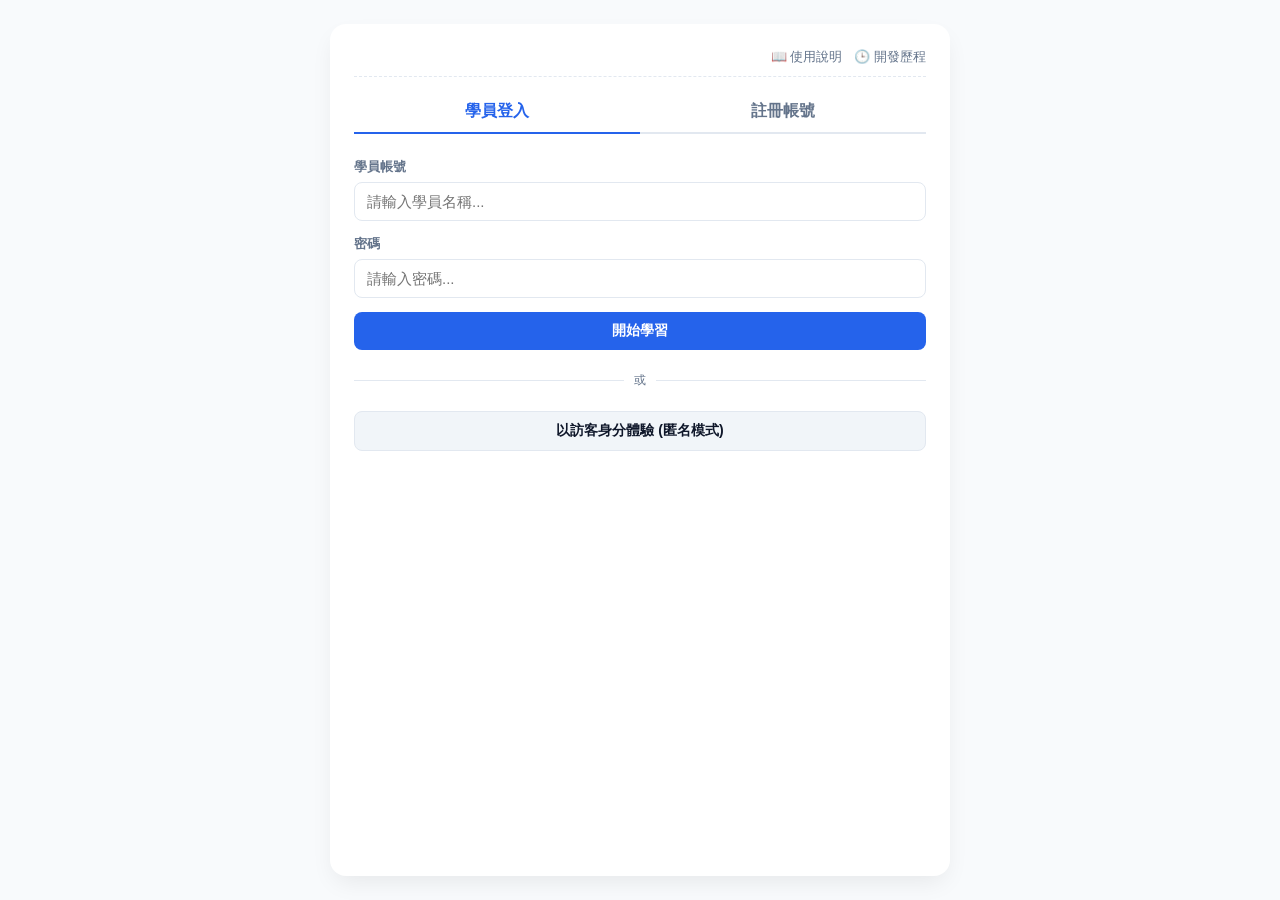
<file: exams/eng/vocab-quiz-30days..html>
<!DOCTYPE html>
<html lang="zh-Hant">
<head>
  <meta charset="UTF-8">
  <meta name="viewport" content="width=device-width, initial-scale=1.0">
  <title>國中會考單字 30 天測驗系統</title>
  <style>
    :root {
      --primary: #2563eb;
      --primary-hover: #1d4ed8;
      --success: #16a34a;
      --success-bg: #dcfce7;
      --danger: #dc2626;
      --danger-bg: #fee2e2;
      --bg: #f8fafc;
      --card-bg: #ffffff;
      --text: #0f172a;
      --muted: #64748b;
      --border: #e2e8f0;
    }
    * { box-sizing: border-box; margin: 0; padding: 0; }
    body {
      font-family: -apple-system, BlinkMacSystemFont, "Segoe UI", Roboto, "Helvetica Neue", Arial, sans-serif;
      background: var(--bg);
      color: var(--text);
      display: flex;
      justify-content: center;
      padding: 24px 16px;
      min-height: 100vh;
    }
    .container {
      width: 100%;
      max-width: 620px;
      background: var(--card-bg);
      border-radius: 16px;
      box-shadow: 0 10px 25px -5px rgba(0, 0, 0, 0.08);
      padding: 24px;
      position: relative;
    }
    .hidden { display: none !important; }
    
    .top-utility-bar {
      display: flex;
      justify-content: flex-end;
      gap: 12px;
      margin-bottom: 14px;
      padding-bottom: 10px;
      border-bottom: 1px dashed var(--border);
      font-size: 13px;
    }
    .util-link {
      color: var(--muted);
      cursor: pointer;
      text-decoration: none;
      display: inline-flex;
      align-items: center;
      gap: 4px;
      font-weight: 500;
    }
    .util-link:hover { color: var(--primary); }

    .auth-box { display: flex; flex-direction: column; gap: 14px; }
    .auth-tabs { display: flex; border-bottom: 2px solid var(--border); margin-bottom: 10px; }
    .auth-tab { flex: 1; padding: 10px; text-align: center; cursor: pointer; font-weight: 600; color: var(--muted); }
    .auth-tab.active { color: var(--primary); border-bottom: 2px solid var(--primary); margin-bottom: -2px; }
    .input-group { display: flex; flex-direction: column; gap: 6px; }
    .input-group label { font-size: 13px; font-weight: 600; color: var(--muted); }
    .input-group input { padding: 10px 12px; border: 1px solid var(--border); border-radius: 8px; font-size: 15px; outline: none; }
    .input-group input:focus { border-color: var(--primary); }

    .divider {
      display: flex;
      align-items: center;
      text-align: center;
      color: var(--muted);
      font-size: 12px;
      margin: 8px 0;
    }
    .divider::before, .divider::after {
      content: '';
      flex: 1;
      border-bottom: 1px solid var(--border);
    }
    .divider::before { margin-right: 10px; }
    .divider::after { margin-left: 10px; }

    .btn-guest {
      background: #f1f5f9;
      color: var(--text);
      border: 1px solid var(--border);
      padding: 10px 20px;
      border-radius: 8px;
      font-size: 14px;
      font-weight: 600;
      cursor: pointer;
      transition: 0.15s;
    }
    .btn-guest:hover { background: #e2e8f0; }

    .user-header { display: flex; justify-content: space-between; align-items: center; padding-bottom: 14px; border-bottom: 1px solid var(--border); margin-bottom: 14px; }
    .user-badge { font-weight: 700; color: var(--primary); font-size: 15px; }
    .guest-tag { font-size: 11px; background: #e2e8f0; color: #475569; padding: 2px 6px; border-radius: 4px; margin-left: 6px; font-weight: normal; }
    .logout-btn { background: none; border: none; color: var(--muted); cursor: pointer; font-size: 13px; text-decoration: underline; }

    .mode-selector { display: flex; gap: 8px; margin-bottom: 12px; }
    .mode-btn {
      flex: 1;
      padding: 8px 10px;
      font-size: 13px;
      font-weight: 600;
      border: 1px solid var(--border);
      border-radius: 8px;
      background: #fff;
      cursor: pointer;
      color: var(--muted);
      transition: all 0.15s;
    }
    .mode-btn.active {
      background: #eff6ff;
      border-color: var(--primary);
      color: var(--primary);
    }

    .filter-panel {
      background: #f1f5f9;
      border: 1px solid var(--border);
      border-radius: 10px;
      padding: 10px 14px;
      margin-bottom: 14px;
      font-size: 13px;
      display: flex;
      flex-direction: column;
      gap: 8px;
    }
    .filter-row {
      display: flex;
      align-items: center;
      justify-content: space-between;
      flex-wrap: wrap;
      gap: 10px;
    }
    .filter-options {
      display: flex;
      align-items: center;
      gap: 14px;
      flex-wrap: wrap;
    }
    .filter-label {
      display: flex;
      align-items: center;
      gap: 5px;
      cursor: pointer;
      user-select: none;
      font-weight: 500;
      color: #334155;
    }
    .filter-label input { cursor: pointer; }

    .controls { display: flex; justify-content: space-between; align-items: center; margin-bottom: 12px; gap: 10px; }
    select { padding: 8px 12px; border: 1px solid var(--border); border-radius: 8px; font-size: 14px; background: #fff; cursor: pointer; outline: none; }
    .stats-info { display: flex; justify-content: space-between; font-size: 13px; color: var(--muted); margin-bottom: 6px; }
    .progress-bar { width: 100%; height: 6px; background: var(--border); border-radius: 99px; overflow: hidden; margin-bottom: 20px; }
    .progress-fill { height: 100%; background: var(--primary); width: 0%; transition: width 0.2s ease; }

    .word-card { background: #f8fafc; border: 1px dashed var(--border); border-radius: 12px; text-align: center; padding: 18px 10px; margin-bottom: 16px; }
    .word-title { font-size: 34px; font-weight: 800; margin-bottom: 4px; }
    .word-kk { font-size: 15px; color: #475569; font-family: "Lucida Sans Unicode", "DejaVu Sans", sans-serif; margin-bottom: 10px; font-weight: 500; }
    .sound-btn { background: #fff; border: 1px solid var(--border); border-radius: 20px; padding: 6px 14px; font-size: 13px; cursor: pointer; color: var(--primary); font-weight: 600; display: inline-flex; align-items: center; gap: 6px; }
    .sound-btn:hover { background: #f1f5f9; }

    .options-grid { display: grid; gap: 10px; margin-bottom: 16px; }
    .option-btn { display: flex; align-items: center; padding: 14px 16px; background: #fff; border: 2px solid var(--border); border-radius: 10px; font-size: 15px; cursor: pointer; text-align: left; transition: 0.15s; outline: none; }
    .option-btn:hover:not(:disabled) { background: #f8fafc; border-color: #cbd5e1; }
    .opt-key { width: 24px; height: 24px; background: #f1f5f9; border-radius: 6px; display: inline-flex; align-items: center; justify-content: center; font-size: 12px; font-weight: 700; color: var(--muted); margin-right: 12px; flex-shrink: 0; }
    .option-btn.correct { border-color: var(--success); background: var(--success-bg); color: #14532d; }
    .option-btn.wrong { border-color: var(--danger); background: var(--danger-bg); color: #7f1d1d; }

    .explanation-card {
      background: #eff6ff;
      border: 1px solid #bfdbfe;
      border-radius: 10px;
      padding: 14px 16px;
      margin-bottom: 16px;
      font-size: 13.5px;
      line-height: 1.55;
    }
    .explanation-title { font-weight: 700; color: #1e40af; margin-bottom: 6px; }
    .sentence-en { font-weight: 600; color: #0f172a; margin-bottom: 2px; }
    .sentence-zh { color: #475569; margin-bottom: 6px; }
    .grammar-note { font-size: 12.5px; color: #1d4ed8; background: #dbeafe; padding: 4px 8px; border-radius: 6px; display: inline-block; }

    .btn { background: var(--primary); color: #fff; border: none; padding: 10px 20px; border-radius: 8px; font-size: 14px; font-weight: 600; cursor: pointer; transition: 0.15s; }
    .btn:hover:not(:disabled) { background: var(--primary-hover); }
    .btn:disabled { background: #cbd5e1; cursor: not-allowed; }
    .footer-bar { display: flex; justify-content: space-between; align-items: center; }
    .link-btn { font-size: 13px; color: var(--muted); cursor: pointer; text-decoration: underline; }
    .history-card { background: #f8fafc; border-radius: 10px; padding: 12px; margin-top: 15px; font-size: 13px; border: 1px solid var(--border); }

    .modal-overlay {
      position: fixed;
      top: 0; left: 0; right: 0; bottom: 0;
      background: rgba(15, 23, 42, 0.45);
      backdrop-filter: blur(2px);
      display: flex;
      justify-content: center;
      align-items: center;
      padding: 16px;
      z-index: 999;
    }
    .modal-content {
      background: #ffffff;
      width: 100%;
      max-width: 520px;
      max-height: 80vh;
      border-radius: 14px;
      padding: 22px;
      overflow-y: auto;
      box-shadow: 0 20px 25px -5px rgba(0,0,0,0.2);
    }
    .modal-header { display: flex; justify-content: space-between; align-items: center; margin-bottom: 14px; border-bottom: 1px solid var(--border); padding-bottom: 8px; }
    .modal-title { font-size: 17px; font-weight: 700; color: var(--text); }
    .modal-close { background: none; border: none; font-size: 20px; cursor: pointer; color: var(--muted); }
    .modal-body { font-size: 13.5px; line-height: 1.6; color: #334155; }
    .modal-body h4 { margin: 12px 0 4px 0; color: var(--primary); font-size: 14px; }
    .modal-body ul { padding-left: 20px; margin-bottom: 8px; }
  </style>
</head>
<body>

<div class="container">
  <div class="top-utility-bar">
    <a class="util-link" onclick="openModal('guideModal')">📖 使用說明</a>
    <a class="util-link" onclick="openModal('historyModal')">🕒 開發歷程</a>
  </div>

  <div id="authSection" class="auth-box">
    <div class="auth-tabs">
      <div class="auth-tab active" id="tabLogin" onclick="switchAuthTab('login')">學員登入</div>
      <div class="auth-tab" id="tabRegister" onclick="switchAuthTab('register')">註冊帳號</div>
    </div>
    <div class="input-group">
      <label>學員帳號</label>
      <input type="text" id="authUsername" placeholder="請輸入學員名稱..." autocomplete="off">
    </div>
    <div class="input-group">
      <label>密碼</label>
      <input type="password" id="authPassword" placeholder="請輸入密碼..." autocomplete="off">
    </div>
    <button class="btn" id="authSubmitBtn" onclick="handleAuthSubmit()">開始學習</button>

    <div class="divider">或</div>
    <button class="btn-guest" onclick="loginAsGuest()">以訪客身分體驗 (匿名模式)</button>
  </div>

  <div id="quizSection" class="hidden">
    <div class="user-header">
      <span class="user-badge" id="displayUsername">👤 學員: </span>
      <div>
        <span class="link-btn" id="historyLink" onclick="toggleDashboard()" style="margin-right: 12px;">學習成果</span>
        <button class="logout-btn" onclick="logout()">登出</button>
      </div>
    </div>

    <div class="mode-selector">
      <button class="mode-btn active" id="mode1200" onclick="setVocabScope('core1200')">會考核心 (1,200字)</button>
      <button class="mode-btn" id="mode2000" onclick="setVocabScope('all2000')">會考完整 (2,000字)</button>
    </div>

    <div class="filter-panel">
      <div class="filter-row">
        <span><b>考題範圍設置：</b></span>
        <div class="filter-options">
          <label class="filter-label">
            <input type="radio" name="scopeType" value="todayOnly" checked onchange="handleFilterChange()">
            僅今日新單字
          </label>
          <label class="filter-label">
            <input type="radio" name="scopeType" value="cumulative" onchange="handleFilterChange()">
            包含以往範圍 (滾動複習)
          </label>
        </div>
      </div>
      <div class="filter-row" style="border-top: 1px dashed #cbd5e1; padding-top: 6px;">
        <label class="filter-label">
          <input type="checkbox" id="includeMistakesCheckbox" onchange="handleFilterChange()">
          <span>⚠️ 題目中混合加入「錯題本」加強複習</span>
        </label>
        <span class="link-btn" id="mistakeLink" onclick="reviewMistakes()">純錯題特訓 (0)</span>
      </div>
    </div>

    <div id="dashboardSection" class="history-card hidden">
      <strong>📊 30天完成進度：</strong>
      <div id="statsSummary" style="margin: 8px 0; max-height: 120px; overflow-y: auto;">尚無紀錄</div>
      <button class="btn" style="padding: 4px 10px; font-size: 12px;" onclick="toggleDashboard()">關閉面板</button>
    </div>

    <div class="controls">
      <select id="daySelect" onchange="changeDay(this.value)"></select>
      <span id="poolInfoText" style="font-size: 12px; color: var(--muted);">題庫共 0 題</span>
    </div>

    <div class="stats-info">
      <span id="progressText">第 1 題</span>
      <span id="scoreText">正確: 0 | 錯誤: 0</span>
    </div>
    <div class="progress-bar">
      <div class="progress-fill" id="progressBar"></div>
    </div>

    <div class="word-card">
      <div class="word-title" id="wordDisplay">載入中...</div>
      <div class="word-kk" id="wordKk">[/.../]</div>
      <button class="sound-btn" onclick="speakCurrentWord()">🔊 聆聽發音</button>
    </div>

    <div class="options-grid" id="optionsGrid"></div>

    <div id="explanationBox" class="explanation-card hidden">
      <div class="explanation-title">💡 會考重點解析與例句</div>
      <div class="sentence-en" id="expSentenceEn"></div>
      <div class="sentence-zh" id="expSentenceZh"></div>
      <div class="grammar-note" id="expGrammar"></div>
    </div>

    <div class="footer-bar">
      <span style="font-size: 12px; color: var(--muted);">鍵盤捷徑: 1-4 / A-D</span>
      <button class="btn" id="nextBtn" onclick="nextQuestion()" disabled>下一題 (Space)</button>
    </div>
  </div>
</div>

<div id="guideModal" class="modal-overlay hidden" onclick="closeModalOnOverlay(event, 'guideModal')">
  <div class="modal-content">
    <div class="modal-header">
      <span class="modal-title">📖 系統使用說明</span>
      <button class="modal-close" onclick="closeModal('guideModal')">&times;</button>
    </div>
    <div class="modal-body">
      <h4>🎯 複習範圍機制</h4>
      <ul>
        <li><b>僅今日新單字</b>：針對當天劃分的新單字進行專注記憶。</li>
        <li><b>包含以往範圍 (滾動複習)</b>：選取後，題目將涵蓋從 Day 1 到當天所學的所有單字，幫助對抗遺忘曲線。</li>
        <li><b>混合加入錯題本</b>：將過去曾答錯的單字混入當日題庫中反覆測驗，直到掌握為止。</li>
      </ul>
      <h4>⌨️ 快速作答快捷鍵</h4>
      <ul>
        <li>作答：數字鍵 <b>1, 2, 3, 4</b> 或 <b>A, B, C, D</b>。</li>
        <li>下一題：<b>Space (空白鍵)</b> 或 <b>Enter</b>。</li>
      </ul>
    </div>
  </div>
</div>

<div id="historyModal" class="modal-overlay hidden" onclick="closeModalOnOverlay(event, 'historyModal')">
  <div class="modal-content">
    <div class="modal-header">
      <span class="modal-title">🕒 版本開發歷程</span>
      <button class="modal-close" onclick="closeModal('historyModal')">&times;</button>
    </div>
    <div class="modal-body">
      <div><b>v2.6 - 滾動式複習與錯題混合機制</b>：支援隨選「包含以往範圍」及「混合錯題」模式，達成真正 30 天熟背 2000 單字。</div>
    </div>
  </div>
</div>

<script>
function safeHash(str) {
  return encodeURIComponent(str).replace(/%([0-9A-F]{2})/g, (m, p1) => String.fromCharCode('0x' + p1));
}

function openModal(id) { document.getElementById(id).classList.remove("hidden"); }
function closeModal(id) { document.getElementById(id).classList.add("hidden"); }
function closeModalOnOverlay(e, id) { if (e.target.id === id) closeModal(id); }

function createVocab(en, kk, zh, level, senEn, senZh, gr) {
  return {
    en, kk, zh, level,
    sentenceEn: senEn || `This is an example for the word "${en}".`,
    sentenceZh: senZh || `這是單字「${en}」的範例例句。`,
    grammar: gr || "會考核心單字"
  };
}

const SEED_DATA = [
  ["about","[əˈbaʊt]","關於；大約",1,"The story is about a brave dog.","這故事是關於一隻勇敢的狗。","片語：be about to + V (即將)"],
  ["above","[əˈbʌv]","在...上方",1,"We saw the moon above the hill.","我們看到山丘上方的月亮。","介系詞：above + 基準"],
  ["across","[əˈkrɔs]","穿過；橫越",1,"Walk across the street carefully.","過馬路時請小心。","搭配：walk across + 地點"],
  ["action","[ˈækʃən]","行動；動作",1,"Actions speak louder than words.","事實勝於雄辯。","搭配：take action (採取行動)"],
  ["actor","[ˈæktɚ]","男演員",1,"He is a popular movie actor.","他是一位受歡迎的電影演員。","延伸：actress (女演員)"],
  ["afraid","[əˈfred]","害怕的",1,"She is afraid of snakes.","她害怕蛇。","句型：be afraid of + N/V-ing"],
  ["after","[ˈæftɚ]","在...之後",1,"Let's play basketball after school.","放學後我們去打籃球吧。","連接詞/介系詞"],
  ["again","[əˈɡɛn]","再一次",1,"Can you say that again, please?","你能再說一次嗎？","副詞"],
  ["agree","[əˈɡri]","同意",1,"I agree with your suggestion.","我同意你的提議。","搭配：agree with + 人"],
  ["ahead","[əˈhɛd]","在前面",1,"Go straight ahead for two blocks.","往前直走兩個街區。","片語：ahead of time (提早)"],
  ["air","[ɛr]","空氣",1,"Fresh air is good for your health.","新鮮空氣有益健康。","不可數名詞"],
  ["airport","[ˈɛrˌpɔrt]","機場",1,"We arrived at the airport early.","我們很早就到了機場。","搭配：at the airport"],
  ["almost","[ˈɔlˌmost]","幾乎",1,"Dinner is almost ready.","晚餐快準備好了。","副詞用法"],
  ["already","[ɔlˈrɛdi]","已經",1,"I have already finished my work.","我已經完成工作了。","完成式常見副詞"],
  ["always","[ˈɔlwez]","總是",1,"He always arrives on time.","他總是準時到達。","頻率副詞"],
  ["angry","[ˈæŋɡri]","生氣的",1,"The teacher was angry with Tom.","老師對湯姆很生氣。","搭配：be angry with + 人"],
  ["animal","[ˈænəməl]","動物",1,"The dog is a loyal animal.","狗是忠誠的動物。","可數名詞"],
  ["answer","[ˈænsɚ]","回答；答案",1,"Please answer my question.","請回答我的問題。","動詞/名詞同形"],
  ["appear","[əˈpɪr]","出現；似乎",1,"A rainbow appeared in the sky.","天空出現了一道彩虹。","反義：disappear (消失)"],
  ["apple","[ˈæpəl]","蘋果",1,"An apple a day keeps the doctor away.","一天一蘋果，醫生遠離我。","常用名詞"],
  ["arrive","[əˈraɪv]","到達",1,"The train arrived on time.","火車準時抵達。","搭配：arrive at/in"],
  ["ask","[æsk]","詢問；請求",1,"Feel free to ask questions.","請隨時發問。","搭配：ask for help"],
  ["autumn","[ˈɔtəm]","秋天",1,"Leaves turn red in autumn.","秋天樹葉變紅。","同義：fall"],
  ["away","[əˈwe]","離開；遠離",1,"Put your toys away now.","現在把你的玩具收好。","搭配：run away, keep away"],
  ["baby","[ˈbebi]","嬰兒",1,"The baby is sleeping peacefully.","嬰兒正安詳地睡著。","可數名詞"],
  ["back","[bæk]","後面；返回",1,"I will come back soon.","我很快就會回來。","副詞/名詞"],
  ["bad","[bæd]","壞的；糟糕的",1,"Eating too much junk food is bad.","吃太多垃圾食物是不好的。","比較級：worse, worst"],
  ["bag","[bæɡ]","袋子；包包",1,"Her school bag is very heavy.","她的書包非常重。","生活名詞"],
  ["ball","[bɔl]","球",1,"He kicked the ball into the net.","他把球踢進球門。","生活名詞"],
  ["banana","[bəˈnænə]","香蕉",1,"Monkeys love to eat bananas.","猴子喜歡吃香蕉。","可數名詞"],
  ["bank","[bæŋk]","銀行；河岸",1,"I need to deposit money in the bank.","我需要存錢到銀行。","一字多義"],
  ["baseball","[ˈbesˌbɔl]","棒球",1,"Baseball is very popular in Taiwan.","棒球在台灣非常受歡迎。","運動單字"],
  ["basket","[ˈbæskɪt]","籃子",1,"A basket full of fresh fruit.","裝滿新鮮水果的籃子。","搭配：a basket of"],
  ["basketball","[ˈbæskɪtˌbɔl]","籃球",1,"Let's play basketball together.","我們一起打籃球吧。","運動單字"],
  ["bath","[bæθ]","泡澡；沐浴",1,"Take a hot bath after work.","下班後泡個熱水澡。","搭配：take a bath"],
  ["beach","[bitʃ]","海灘",1,"We built sandcastles on the beach.","我們在沙灘上堆沙堡。","搭配：at the beach"],
  ["bear","[bɛr]","熊；忍受",1,"I cannot bear the loud noise.","我無法忍受那巨大的噪音。","動詞用法：忍受"],
  ["beautiful","[ˈbjutəfəl]","美麗的",1,"What a beautiful sunset!","多麼美麗的日落！","形容詞"],
  ["because","[bɪˈkɔz]","因為",1,"I stayed home because it rained.","因為下雨所以我待在家。","連接詞"],
  ["become","[bɪˈkʌm]","變成",1,"He wants to become a doctor.","他想成為一名醫生。","連綴動詞"],
  ["bed","[bɛd]","床",1,"It is time to go to bed.","該上床睡覺了。","搭配：go to bed"],
  ["bedroom","[ˈbɛdˌrum]","臥室",1,"My bedroom is clean and tidy.","我的臥室既乾淨又整齊。","名詞"],
  ["beef","[bif]","牛肉",1,"I'd like a bowl of beef soup.","我想要一碗牛肉湯。","不可數名詞"],
  ["before","[bɪˈfɔr]","在...之前",1,"Wash your hands before eating.","吃東西前請洗手。","介系詞/連接詞"],
  ["begin","[bɪˈɡɪn]","開始",1,"Class begins at eight o'clock.","八點開始上課。","動詞三態：begin, began, begun"],
  ["behind","[bɪˈhaɪnd]","在...後面",1,"The cat hid behind the door.","貓躲在門後面。","方位介系詞"],
  ["believe","[bəˈliv]","相信",1,"I believe you can do it.","我相信你能做到。","動詞"],
  ["bell","[bɛl]","鈴；鐘",1,"The school bell rang loudly.","學校鐘聲大聲響起。","名詞"],
  ["belong","[bəˈlɔŋ]","屬於",1,"This red pencil belongs to me.","這支紅鉛筆是我的。","搭配：belong to + 人"],
  ["below","[bɪˈlo]","在...下方",1,"The temperature is below zero.","氣溫在零度以下。","反義：above"],
  ["beside","[bɪˈsaɪd]","在...旁邊",1,"Sit beside me, please.","請坐在我旁邊。","同義：next to"],
  ["between","[bɪˈtwin]","在...之間",1,"The bank is between two stores.","銀行在兩家店之間。","句型：between A and B"],
  ["bicycle","[ˈbaɪsɪkəl]","腳踏車",1,"He rides a bicycle to school.","他騎腳踏車上學。","搭配：ride a bicycle"],
  ["big","[bɪɡ]","大的",1,"An elephant is a big animal.","大象是龐大的動物。","形容詞"],
  ["bird","[bɝd]","鳥",1,"Birds are singing in the tree.","鳥兒在樹上歌唱。","名詞"],
  ["birthday","[ˈbɝθˌde]","生日",1,"Happy birthday to you!","祝你生日快樂！","名詞"],
  ["bite","[baɪt]","咬",1,"The dog might bite strangers.","這隻狗可能會咬陌生人。","三態：bite, bit, bitten"],
  ["black","[blæk]","黑色的",1,"She wears a black jacket.","她穿著一件黑色外套。","顏色單字"],
  ["blow","[blo]","吹",1,"The wind began to blow hard.","風開始猛烈地吹。","三態：blow, blew, blown"],
  ["blue","[blu]","藍色的",1,"The sky is blue and clear.","天空蔚藍且晴朗。","顏色單字"],
  ["boat","[bot]","小船",1,"They rowed a boat on the lake.","他們在湖上划船。","搭配：by boat"],
  ["body","[ˈbɑdi]","身體",1,"Regular exercise keeps your body fit.","規律運動讓身體健康。","名詞"],
  ["book","[bʊk]","書本；預訂",1,"I booked a table for two.","我預訂了兩個人的位子。","動詞用法：預約"],
  ["bored","[bɔrd]","感到無聊的",1,"He felt bored during the lecture.","他在演講時感到無聊。","修飾人感到無聊"],
  ["boring","[ˈbɔrɪŋ]","令人無聊的",1,"The movie was very boring.","這部電影非常無聊。","修飾事物令人無聊"],
  ["borrow","[ˈbɑro]","借入",1,"Can I borrow your pencil?","我可以借你的鉛筆嗎？","辨析：borrow vs lend"],
  ["boss","[bɔs]","老闆",1,"My boss is friendly and kind.","我的老闆親切又仁慈。","名詞"],
  ["bottle","[ˈbɑtəl]","瓶子",1,"A bottle of water, please.","請給我一瓶水。","搭配：a bottle of"],
  ["bowl","[bol]","碗",1,"He ate a bowl of hot soup.","他喝了一碗熱湯。","搭配：a bowl of"],
  ["box","[bɑks]","盒子；箱子",1,"Open the gift box carefully.","小心地打開禮物盒。","複數：boxes"],
  ["boy","[bɔɪ]","男孩",1,"The boy is playing football.","這個男孩正在踢足球。","名詞"],
  ["bread","[brɛd]","麵包",1,"I had bread and milk for breakfast.","我早餐吃了麵包配牛奶。","不可數名詞"],
  ["break","[brek]","打破；休息",1,"Let's take a ten-minute break.","我們休息十分鐘吧。","名詞用法：休息"],
  ["breakfast","[ˈbrɛkfəst]","早餐",1,"Never skip your breakfast.","絕對不要不吃早餐。","搭配：have breakfast"],
  ["bridge","[brɪdʒ]","橋",1,"Cross the bridge to the town.","穿過這座橋進城。","名詞"],
  ["bright","[braɪt]","明亮的；聰明的",1,"The stars are bright tonight.","今晚繁星明亮。","形容詞"],
  ["bring","[brɪŋ]","帶來",1,"Bring your umbrella with you.","記得帶你的雨傘。","三態：bring, brought, brought"],
  ["brother","[ˈbrʌðɚ]","兄弟",1,"My elder brother goes to college.","我的哥哥讀大學。","名詞"],
  ["brown","[braʊn]","棕色的",1,"He has brown eyes.","他有一雙棕色的眼睛。","顏色單字"],
  ["brush","[brʌʃ]","刷子；刷",1,"Brush your teeth twice a day.","每天刷牙兩次。","動詞用法：刷牙"],
  ["build","[bɪld]","建造",1,"They built a new library.","他們建了一座新圖書館。","三態：build, built, built"],
  ["burn","[bɝn]","燃燒",1,"Wood burns easily.","木頭容易燃燒。","動詞"],
  ["bus","[bʌs]","公車",1,"I go to school by bus.","我搭公車上學。","搭配：take a bus"],
  ["busy","[ˈbɪzi]","忙碌的",1,"Mom is busy cooking dinner.","媽媽正忙著煮晚餐。","句型：be busy + V-ing"],
  ["butter","[ˈbʌtɚ]","奶油",1,"Spread some butter on the toast.","在吐司上抹些奶油。","不可數名詞"],
  ["buy","[baɪ]","買",1,"I bought a new book yesterday.","我昨天買了一本新書。","三態：buy, bought, bought"],
  ["achieve","[əˈtʃiv]","實現；達到",2,"Work hard to achieve your goals.","努力以達成你的目標。","搭配：achieve goals"],
  ["admire","[ədˈmaɪr]","欽佩；欣賞",2,"I admire her great courage.","我欽佩她的勇氣。","動詞"],
  ["advantage","[ədˈvæntɪdʒ]","優勢；利益",2,"He has the advantage of height.","他具有身高的優勢。","反義：disadvantage"],
  ["apologize","[əˈpɑləˌdʒaɪz]","道歉",2,"You must apologize for being late.","你必須為遲到道歉。","搭配：apologize to 人 for 事"],
  ["attitude","[ˈætəˌtjud]","態度",2,"A positive attitude is everything.","積極的態度決定一切。","名詞"],
  ["attract","[əˈtrækt]","吸引",2,"The concert attracted thousands.","演唱會吸引了數千人。","形容詞：attractive"],
  ["benefit","[ˈbɛnəfɪt]","好處；獲益",2,"Exercise brings great benefits.","運動帶來莫大好處。","搭配：benefit from"],
  ["courage","[ˈkɝrɪdʒ]","勇氣",2,"It takes courage to speak up.","發聲需要無畏的勇氣。","形容詞：courageous"],
  ["create","[kriˈet]","創造",2,"The artist created a masterpiece.","這位藝術家創造了傑作。","名詞：creation"],
  ["culture","[ˈkʌltʃɚ]","文化",2,"Respect different cultures.","尊重多元文化。","形容詞：cultural"],
  ["damage","[ˈdæmɪdʒ]","損害；破壞",2,"The typhoon caused heavy damage.","颱風造成了嚴重損害。","動詞/名詞"],
  ["environment","[ɪnˈvaɪrənmənt]","環境",2,"Protect the natural environment.","保護自然環境。","形容詞：environmental"],
  ["government","[ˈɡʌvɚnmənt]","政府",2,"The government built a new highway.","政府興建了一條新公路。","名詞"],
  ["improve","[ɪmˈpruv]","改善；進步",2,"Practice helps improve your English.","練習能改善你的英文。","名詞：improvement"],
  ["protect","[prəˈtɛkt]","保護",2,"Wear a helmet to protect your head.","戴安全帽以保護頭部。","搭配：protect from/against"],
  ["pollution","[pəˈluʃən]","污染",2,"Air pollution is getting worse.","空氣污染正日益惡化。","動詞：pollute"],
  ["population","[ˌpɑpjəˈleʃən]","人口",2,"The world population is growing.","世界人口正在增長。","名詞"],
  ["respect","[rɪˈspɛkt]","尊敬；尊重",2,"Show respect to your teachers.","對你的老師展現尊重。","動詞/名詞"],
  ["society","[səˈsaɪəti]","社會",2,"We all live in this society.","我們都生活在這個社會中。","形容詞：social"],
  ["tradition","[trəˈdɪʃən]","傳統",2,"It is a tradition to eat mooncakes.","中秋吃月餅是一項傳統。","形容詞：traditional"],
  ["valuable","[ˈvæljuəbəl]","有價值的",2,"Time is our most valuable treasure.","時間是我們最寶貴的財富。","名詞：value"]
];

let FULL_VOCAB = SEED_DATA.map(d => createVocab(d[0], d[1], d[2], d[3], d[4], d[5], d[6]));
let activeScope = "core1200";
let activeVocabList = [];
const DAYS_COUNT = 30;
let dayPlans = {};

function setVocabScope(scope) {
  activeScope = scope;
  document.getElementById("mode1200").classList.toggle("active", scope === "core1200");
  document.getElementById("mode2000").classList.toggle("active", scope === "all2000");

  activeVocabList = (scope === "core1200") 
    ? FULL_VOCAB.filter(item => item.level === 1) 
    : FULL_VOCAB;

  initDayPlans();
  initDaySelector();
  changeDay(currentDay || 1);
}

function initDayPlans() {
  const perDay = Math.ceil(activeVocabList.length / DAYS_COUNT) || 1;
  dayPlans = {};
  for (let d = 1; d <= DAYS_COUNT; d++) {
    const start = (d - 1) * perDay;
    const end = Math.min(d * perDay, activeVocabList.length);
    dayPlans[d] = activeVocabList.slice(start, end);
  }
}

function shuffle(arr) {
  const list = arr.slice();
  for (let i = list.length - 1; i > 0; i--) {
    const j = Math.floor(Math.random() * (i + 1));
    [list[i], list[j]] = [list[j], list[i]];
  }
  return list;
}

let currentUser = null;
let isGuest = false;
let guestData = { history: {}, mistakes: [] };
let authMode = "login";

function getUsersDB() {
  try { return JSON.parse(localStorage.getItem("vocab_users_db") || "{}"); } catch (e) { return {}; }
}
function saveUsersDB(db) {
  try { localStorage.setItem("vocab_users_db", JSON.stringify(db)); } catch (e) { alert("儲存空間不足！"); }
}

function switchAuthTab(mode) {
  authMode = mode;
  document.getElementById("tabLogin").classList.toggle("active", mode === "login");
  document.getElementById("tabRegister").classList.toggle("active", mode === "register");
  document.getElementById("authSubmitBtn").innerText = mode === "login" ? "開始學習" : "註冊並開始測驗";
}

function loginAsGuest() {
  isGuest = true;
  currentUser = "Guest";
  guestData = { history: {}, mistakes: [] };
  document.getElementById("authSection").classList.add("hidden");
  document.getElementById("quizSection").classList.remove("hidden");
  document.getElementById("displayUsername").innerHTML = `👤 訪客 <span class="guest-tag">匿名模式</span>`;
  setVocabScope("core1200");
  updateMistakeCount();
}

function handleAuthSubmit() {
  const u = document.getElementById("authUsername").value.trim();
  const p = document.getElementById("authPassword").value.trim();
  if (!u || !p) return alert("請輸入完整帳號與密碼！");

  const db = getUsersDB();
  if (authMode === "register") {
    if (db[u] || u.toLowerCase() === "guest") return alert("此帳號名稱已被使用！");
    db[u] = { password: safeHash(p), history: {}, mistakes: [] };
    saveUsersDB(db);
    alert("註冊成功！即將為您登入測驗系統。");
    loginSuccess(u);
  } else {
    if (!db[u] || db[u].password !== safeHash(p)) return alert("帳號不存在或密碼錯誤！");
    loginSuccess(u);
  }
}

function loginSuccess(u) {
  isGuest = false;
  currentUser = u;
  localStorage.setItem("vocab_active_session", u);
  document.getElementById("authSection").classList.add("hidden");
  document.getElementById("quizSection").classList.remove("hidden");
  document.getElementById("displayUsername").innerText = `👤 學員: ${currentUser}`;
  setVocabScope("core1200");
  updateMistakeCount();
}

function logout() {
  if (isGuest) {
    isGuest = false;
    currentUser = null;
    guestData = { history: {}, mistakes: [] };
  } else {
    localStorage.removeItem("vocab_active_session");
    currentUser = null;
  }
  document.getElementById("authSection").classList.remove("hidden");
  document.getElementById("quizSection").classList.add("hidden");
  document.getElementById("dashboardSection").classList.add("hidden");
  document.getElementById("authUsername").value = "";
  document.getElementById("authPassword").value = "";
}

function getUserData() {
  if (isGuest) return guestData;
  const db = getUsersDB();
  return (currentUser && db[currentUser]) ? db[currentUser] : { history: {}, mistakes: [] };
}

function saveUserData(data) {
  if (isGuest) { guestData = data; return; }
  if (!currentUser) return;
  const db = getUsersDB();
  db[currentUser] = data;
  saveUsersDB(db);
}

let currentTestQueue = [];
let currentIndex = 0;
let correctCount = 0;
let wrongCount = 0;
let hasAnswered = false;
let currentDay = 1;

function initDaySelector() {
  const select = document.getElementById("daySelect");
  select.innerHTML = "";
  const userData = getUserData();

  for (let d = 1; d <= DAYS_COUNT; d++) {
    const opt = document.createElement("option");
    opt.value = d;
    const isDone = userData.history[`${activeScope}_Day_${d}`] ? "✓ " : "";
    const count = dayPlans[d]?.length || 0;
    opt.innerText = `${isDone}第 ${d} 天 (${count} 題)`;
    select.appendChild(opt);
  }
}

function buildQuestionPool(targetDay) {
  const scopeType = document.querySelector('input[name="scopeType"]:checked').value;
  const includeMistakes = document.getElementById("includeMistakesCheckbox").checked;
  const userData = getUserData();

  let pool = [];

  if (scopeType === "cumulative") {
    for (let d = 1; d <= targetDay; d++) {
      if (dayPlans[d]) {
        pool.push(...dayPlans[d]);
      }
    }
  } else {
    pool = (dayPlans[targetDay] || []).slice();
  }

  if (includeMistakes && userData.mistakes && userData.mistakes.length > 0) {
    userData.mistakes.forEach(m => {
      if (!pool.some(item => item.en === m.en)) {
        pool.push(m);
      }
    });
  }

  return pool;
}

function handleFilterChange() {
  changeDay(currentDay);
}

function changeDay(day) {
  currentDay = Number(day);
  const pool = buildQuestionPool(currentDay);
  document.getElementById("poolInfoText").innerText = `題庫共 ${pool.length} 題`;
  
  currentTestQueue = shuffle(pool);
  currentIndex = 0;
  correctCount = 0;
  wrongCount = 0;
  renderQuestion();
}

function renderQuestion() {
  hasAnswered = false;
  document.getElementById("nextBtn").disabled = true;
  document.getElementById("explanationBox").classList.add("hidden");

  if (currentTestQueue.length === 0) {
    document.getElementById("wordDisplay").innerText = "此範圍無單字";
    document.getElementById("wordKk").innerText = "";
    document.getElementById("optionsGrid").innerHTML = "";
    return;
  }

  if (currentIndex >= currentTestQueue.length) {
    recordDayCompletion();
    document.getElementById("wordDisplay").innerText = "🎉 測驗完成！";
    document.getElementById("wordKk").innerText = "";
    document.getElementById("optionsGrid").innerHTML = `
      <div style="text-align: center; padding: 20px; font-size: 15px; color: var(--muted);">
        完成！正確率：<b>${Math.round((correctCount / currentTestQueue.length) * 100)}%</b><br>
        本次共完成 ${currentTestQueue.length} 題。
      </div>
    `;
    document.getElementById("progressText").innerText = "已完成所有題數";
    document.getElementById("progressBar").style.width = "100%";
    return;
  }

  const currentItem = currentTestQueue[currentIndex];
  document.getElementById("wordDisplay").innerText = currentItem.en;
  document.getElementById("wordKk").innerText = currentItem.kk || "";
  document.getElementById("progressText").innerText = `第 ${currentIndex + 1} 題 / 共 ${currentTestQueue.length} 題`;
  document.getElementById("scoreText").innerText = `正確: ${correctCount} | 錯誤: ${wrongCount}`;
  document.getElementById("progressBar").style.width = `${(currentIndex / currentTestQueue.length) * 100}%`;

  const distractors = shuffle(activeVocabList.filter(i => i.zh !== currentItem.zh).map(i => i.zh)).slice(0, 3);
  const options = shuffle([currentItem.zh, ...distractors]);

  const grid = document.getElementById("optionsGrid");
  grid.innerHTML = "";
  const keys = ["A", "B", "C", "D"];

  options.forEach((optText, idx) => {
    const btn = document.createElement("button");
    btn.className = "option-btn";
    btn.innerHTML = `<span class="opt-key">${keys[idx]}</span><span>${optText}</span>`;
    btn.onclick = () => checkAnswer(btn, optText, currentItem);
    grid.appendChild(btn);
  });
}

function checkAnswer(btn, selectedText, item) {
  if (hasAnswered) return;
  hasAnswered = true;

  const buttons = document.querySelectorAll(".option-btn");
  buttons.forEach(b => {
    if (b.querySelector("span:last-child").innerText === item.zh) {
      b.classList.add("correct");
    }
  });

  const userData = getUserData();
  if (selectedText === item.zh) {
    correctCount++;
  } else {
    btn.classList.add("wrong");
    wrongCount++;
    if (!userData.mistakes.some(m => m.en === item.en)) {
      userData.mistakes.push(item);
      saveUserData(userData);
      updateMistakeCount();
    }
  }

  if (item.sentenceEn) {
    document.getElementById("expSentenceEn").innerText = `• ${item.sentenceEn}`;
    document.getElementById("expSentenceZh").innerText = item.sentenceZh || "";
    document.getElementById("expGrammar").innerText = item.grammar || "核心常用單字";
    document.getElementById("explanationBox").classList.remove("hidden");
  }

  document.getElementById("scoreText").innerText = `正確: ${correctCount} | 錯誤: ${wrongCount}`;
  document.getElementById("nextBtn").disabled = false;
}

function nextQuestion() {
  if (!hasAnswered) return;
  currentIndex++;
  renderQuestion();
}

function recordDayCompletion() {
  const userData = getUserData();
  userData.history[`${activeScope}_Day_${currentDay}`] = {
    accuracy: Math.round((correctCount / currentTestQueue.length) * 100),
    score: correctCount,
    total: currentTestQueue.length,
    date: new Date().toLocaleDateString()
  };
  saveUserData(userData);
  initDaySelector();
  document.getElementById("daySelect").value = currentDay;
}

function updateMistakeCount() {
  const userData = getUserData();
  document.getElementById("mistakeLink").innerText = `純錯題特訓 (${userData.mistakes.length})`;
}

function reviewMistakes() {
  const userData = getUserData();
  if (userData.mistakes.length === 0) return alert("目前無錯題！");
  if (confirm(`是否複習累積的 ${userData.mistakes.length} 道錯題？`)) {
    currentTestQueue = shuffle(userData.mistakes);
    currentIndex = 0;
    correctCount = 0;
    wrongCount = 0;
    document.getElementById("poolInfoText").innerText = `錯題庫共 ${currentTestQueue.length} 題`;
    renderQuestion();
  }
}

function toggleDashboard() {
  const panel = document.getElementById("dashboardSection");
  panel.classList.toggle("hidden");
  if (!panel.classList.contains("hidden")) {
    const history = getUserData().history;
    const records = Object.entries(history);
    document.getElementById("statsSummary").innerHTML = records.length === 0
      ? "尚無完成記錄"
      : records.map(([key, d]) => `<div>• <b>${key}</b>: 正確率 ${d.accuracy}% (${d.score}/${d.total}) - ${d.date}</div>`).join("");
  }
}

let currentAudio = null;
const audioUrlCache = new Map();

function playLocalSpeech(word) {
  if (!('speechSynthesis' in window)) return;
  window.speechSynthesis.cancel();
  const utterance = new SpeechSynthesisUtterance(word);
  utterance.lang = "en-US";
  utterance.rate = 0.9;
  utterance.pitch = 1.05;

  const voices = window.speechSynthesis.getVoices();
  const femaleKeywords = ["samantha", "karen", "victoria", "ava", "allison", "susan", "zira", "jenny", "aria", "female"];
  let selectedVoice = voices.find(v => {
    const name = v.name.toLowerCase();
    const lang = (v.lang || "").replace("_", "-");
    return lang === "en-US" && femaleKeywords.some(k => name.includes(k));
  }) || voices.find(v => (v.lang || "").replace("_", "-") === "en-US");

  if (selectedVoice) utterance.voice = selectedVoice;
  window.speechSynthesis.speak(utterance);
}

async function speakCurrentWord() {
  if (currentIndex >= currentTestQueue.length) return;
  const word = currentTestQueue[currentIndex].en.trim().toLowerCase();

  if (audioUrlCache.has(word) && audioUrlCache.get(word)) {
    try {
      if (currentAudio) currentAudio.pause();
      currentAudio = new Audio(audioUrlCache.get(word));
      await currentAudio.play();
      return;
    } catch (e) {
      playLocalSpeech(word);
      return;
    }
  }

  try {
    const controller = new AbortController();
    const timeoutId = setTimeout(() => controller.abort(), 1800);
    const res = await fetch(`https://api.dictionaryapi.dev/api/v2/entries/en/${encodeURIComponent(word)}`, {
      signal: controller.signal
    });
    clearTimeout(timeoutId);

    if (res.ok) {
      const data = await res.json();
      let targetAudio = null;
      if (data && data[0] && Array.isArray(data[0].phonetics)) {
        const usItem = data[0].phonetics.find(p => p.audio && p.audio.includes("-us.mp3"));
        if (usItem && usItem.audio) targetAudio = usItem.audio;
        else {
          const anyItem = data[0].phonetics.find(p => p.audio && p.audio.trim() !== "");
          if (anyItem) targetAudio = anyItem.audio;
        }
      }
      if (targetAudio) {
        if (targetAudio.startsWith("//")) targetAudio = "https:" + targetAudio;
        audioUrlCache.set(word, targetAudio);
        if (currentAudio) currentAudio.pause();
        currentAudio = new Audio(targetAudio);
        await currentAudio.play();
        return;
      }
    }
  } catch (err) {}

  audioUrlCache.set(word, null);
  playLocalSpeech(word);
}

if (typeof window !== "undefined" && window.speechSynthesis) {
  window.speechSynthesis.onvoiceschanged = () => { window.speechSynthesis.getVoices(); };
}

window.addEventListener("keydown", (e) => {
  const k = e.key.toUpperCase();
  const btns = document.querySelectorAll(".option-btn");
  if (!hasAnswered) {
    if (["1", "A"].includes(k) && btns[0]) btns[0].click();
    if (["2", "B"].includes(k) && btns[1]) btns[1].click();
    if (["3", "C"].includes(k) && btns[2]) btns[2].click();
    if (["4", "D"].includes(k) && btns[3]) btns[3].click();
  } else if (e.code === "Space" || e.key === "Enter") {
    e.preventDefault();
    nextQuestion();
  }
});

window.onload = async () => {
  try {
    const res = await fetch("vocab2000.json");
    if (res.ok) {
      const externalData = await res.json();
      if (Array.isArray(externalData) && externalData.length > 50) {
        FULL_VOCAB = externalData;
      }
    }
  } catch (err) {}

  initDayPlans();

  const activeSession = localStorage.getItem("vocab_active_session");
  if (activeSession && getUsersDB()[activeSession]) {
    loginSuccess(activeSession);
  }
};
</script>
</body>
</html>
</file>
<file: hakka/css/style.css>
/* 客語朗讀練習 — 樣式 */
:root {
  --scale: 1;
  --bg: #f6f1e7;
  --paper: #fffdf8;
  --ink: #1d2433;
  --ink-2: #4a5468;
  --ink-3: #8a90a0;
  --line: #e4dccb;
  --line-2: #efe8da;
  --indigo: #1f3a5f;      /* 藍衫 */
  --indigo-2: #2f5687;
  --indigo-soft: #e6edf6;
  --red: #c8423b;         /* 花布紅 */
  --red-soft: #fbe9e6;
  --fix: #d21919;
  --good: #2f7d4f;
  --good-soft: #e3f2e8;
  --mid: #b7791f;
  --mid-soft: #fbf0dc;
  --sel: #fff4d6;
  --sel-line: #e8c56a;
  --shadow: 0 1px 2px rgba(30, 30, 50, .06), 0 4px 16px rgba(30, 30, 50, .06);
  --han: "LXGW WenKai TC", "DFKai-SB", "BiauKai", "標楷體", "TW-Kai", "Noto Serif TC", "MingLiU_HKSCS-ExtB", "PMingLiU-ExtB", "HanaMinB", serif;
  --ui: "Noto Sans TC", system-ui, -apple-system, "PingFang TC", "Microsoft JhengHei", sans-serif;
  --c-size: calc(28px * var(--scale));
  --z-size: calc(12px * var(--scale));
  --p-size: calc(11.5px * var(--scale));
  --tk-w: calc(40px * var(--scale));
  color-scheme: light;
}
@media (prefers-color-scheme: dark) {
  :root:not([data-theme="light"]) {
    --bg: #12161f; --paper: #1a202c; --ink: #e8e6e1; --ink-2: #b9bdc8; --ink-3: #7d8496;
    --line: #2c3444; --line-2: #232a38; --indigo: #9dbbe6; --indigo-2: #b8cff0; --indigo-soft: #22324a;
    --red: #ec7a72; --red-soft: #3a2224; --fix: #ff6b6b; --good: #6cc790; --good-soft: #1d3326;
    --mid: #e6b45c; --mid-soft: #3a2f1c; --sel: #2c2a1e; --sel-line: #8d7432;
    --shadow: 0 1px 2px rgba(0,0,0,.3), 0 4px 16px rgba(0,0,0,.25);
    color-scheme: dark;
  }
}
:root[data-theme="dark"] {
  --bg: #12161f; --paper: #1a202c; --ink: #e8e6e1; --ink-2: #b9bdc8; --ink-3: #7d8496;
  --line: #2c3444; --line-2: #232a38; --indigo: #9dbbe6; --indigo-2: #b8cff0; --indigo-soft: #22324a;
  --red: #ec7a72; --red-soft: #3a2224; --fix: #ff6b6b; --good: #6cc790; --good-soft: #1d3326;
  --mid: #e6b45c; --mid-soft: #3a2f1c; --sel: #2c2a1e; --sel-line: #8d7432;
  color-scheme: dark;
}

* { box-sizing: border-box; }
html, body { margin: 0; }
body {
  background: var(--bg);
  color: var(--ink);
  font: 15px/1.6 var(--ui);
  -webkit-text-size-adjust: 100%;
  padding-bottom: 150px;
}
button { font: inherit; color: inherit; cursor: pointer; }
svg { width: 18px; height: 18px; fill: none; stroke: currentColor; stroke-width: 2; stroke-linecap: round; stroke-linejoin: round; flex: none; }

/* ---------- 頂列 ---------- */
.appbar { position: sticky; top: 0; z-index: 20; background: var(--indigo); color: #fff; box-shadow: 0 2px 10px rgba(0,0,0,.15); }
:root:not([data-theme="light"]) .appbar { background: #17283f; }
@media (prefers-color-scheme: light) { :root:not([data-theme="dark"]) .appbar { background: var(--indigo); } }
.appbar-inner { max-width: 1040px; margin: 0 auto; padding: 10px 16px; display: flex; align-items: center; justify-content: space-between; gap: 12px; }
.brand { display: flex; align-items: center; gap: 10px; min-width: 0; }
.brand-mark { width: 36px; height: 36px; border-radius: 10px; display: grid; place-items: center; background: #fff; color: #1f3a5f; font: 700 20px var(--han); flex: none;
  box-shadow: inset 0 -3px 0 #c8423b; }
.brand-title { font-weight: 700; font-size: 17px; letter-spacing: .04em; }
.brand-sub { font-size: 12px; opacity: .75; }
.appbar-actions { display: flex; gap: 8px; }
.chip-btn { display: inline-flex; align-items: center; gap: 6px; background: rgba(255,255,255,.12); border: 1px solid rgba(255,255,255,.25); color: #fff; border-radius: 999px; padding: 6px 12px; font-size: 13px; }
.chip-btn:hover { background: rgba(255,255,255,.2); }
.settings { max-width: 1040px; margin: 0 auto; padding: 4px 16px 14px; display: flex; flex-wrap: wrap; gap: 8px 14px; align-items: center; }
.settings[hidden] { display: none; }
.toggle { display: inline-flex; align-items: center; gap: 6px; font-size: 14px; cursor: pointer; }
.toggle input { accent-color: #fff; width: 16px; height: 16px; }
.size-ctl { display: inline-flex; align-items: center; gap: 4px; font-size: 14px; }
.size-ctl button { background: rgba(255,255,255,.12); border: 1px solid rgba(255,255,255,.25); color: #fff; border-radius: 8px; padding: 2px 10px; }
.legend { margin: 0; flex-basis: 100%; font-size: 12.5px; opacity: .85; }
.fix-sample { color: #ffb4ad; font-weight: 700; }

/* ---------- 頁面 ---------- */
.page { max-width: 1040px; margin: 0 auto; padding: 18px 16px 0; }
.article-head { background: var(--paper); border: 1px solid var(--line); border-radius: 16px; padding: 18px 18px 14px; box-shadow: var(--shadow); text-align: center; }
.contest { font-size: 12.5px; color: var(--ink-3); letter-spacing: .03em; }
.title { margin: 8px 0 2px; display: flex; flex-wrap: wrap; justify-content: center; align-items: flex-start; font-weight: 400; }
.title .tk { --c-size: calc(34px * var(--scale)); --tk-w: calc(48px * var(--scale)); }
.title .br { font: 400 calc(34px * var(--scale))/1 var(--han); color: var(--indigo); padding-top: calc(4px * var(--scale)); }
.author { display: flex; justify-content: center; flex-wrap: wrap; }
.author .tk { --c-size: calc(18px * var(--scale)); --tk-w: calc(34px * var(--scale)); }
.ref-audio { margin-top: 12px; padding-top: 12px; border-top: 1px dashed var(--line); display: flex; align-items: center; justify-content: center; flex-wrap: wrap; gap: 6px 10px; font-size: 13.5px; color: var(--ink-2); }
.ref-audio svg { color: var(--indigo); }
.link-btn { background: none; border: 0; color: var(--indigo-2); padding: 2px 4px; font-size: 13.5px; text-decoration: underline; text-underline-offset: 3px; }

/* 選取列 */
.select-bar { position: sticky; top: 56px; z-index: 10; margin: 14px 0 10px; background: var(--bg); background: color-mix(in srgb, var(--bg) 92%, transparent); -webkit-backdrop-filter: blur(6px); backdrop-filter: blur(6px);
  display: flex; align-items: center; gap: 12px; padding: 8px 4px; border-bottom: 1px solid var(--line); }
.sel-info { font-size: 14px; color: var(--ink-2); flex: 1; min-width: 0; }
.sel-info b { color: var(--ink); }
.sel-info .range { color: var(--ink-3); font-size: 13px; }

/* 核取方塊 */
.check { display: inline-flex; align-items: center; gap: 7px; cursor: pointer; user-select: none; font-size: 14px; color: var(--ink-2); }
.check input { position: absolute; opacity: 0; pointer-events: none; }
.check .box { width: 20px; height: 20px; border-radius: 6px; border: 2px solid var(--ink-3); background: var(--paper); display: grid; place-items: center; transition: .15s; flex: none; }
.check input:checked + .box { background: var(--indigo); border-color: var(--indigo); }
.check input:checked + .box::after { content: ""; width: 10px; height: 5px; border: 2.5px solid #fff; border-top: 0; border-right: 0; transform: translateY(-1px) rotate(-45deg); }
:root:not([data-theme="light"]) .check input:checked + .box::after { border-color: var(--paper); }
@media (prefers-color-scheme: light) { :root:not([data-theme="dark"]) .check input:checked + .box::after { border-color: #fff; } }
.check input:indeterminate + .box { background: var(--indigo-soft); border-color: var(--indigo); }
.check input:indeterminate + .box::after { content: ""; width: 10px; height: 2.5px; background: var(--indigo); border-radius: 2px; }
.check input:focus-visible + .box { outline: 3px solid var(--sel-line); outline-offset: 2px; }
.check.whole { font-weight: 700; color: var(--ink); }

/* 文章 */
.article { display: grid; gap: 14px; }
.para { background: var(--paper); border: 1px solid var(--line); border-radius: 16px; box-shadow: var(--shadow); overflow: hidden; }
.para-head { display: flex; align-items: center; justify-content: space-between; padding: 10px 14px; background: var(--line-2); border-bottom: 1px solid var(--line); }
.para-head .check { font-weight: 700; color: var(--indigo); }
.para-meta { font-size: 12.5px; color: var(--ink-3); }
.sent { display: grid; grid-template-columns: 46px 1fr 52px; gap: 4px; padding: 10px 10px 10px 8px; border-bottom: 1px solid var(--line-2); transition: background .15s; position: relative; }
.sent:last-child { border-bottom: 0; }
.sent.on { background: var(--sel); }
.sent.on::before { content: ""; position: absolute; left: 0; top: 0; bottom: 0; width: 4px; background: var(--sel-line); }
.sent-check { flex-direction: column; gap: 2px; padding-top: 6px; align-self: start; }
.sent-check .num { font-size: 12px; color: var(--ink-3); font-variant-numeric: tabular-nums; }
.tokens { display: flex; flex-wrap: wrap; align-content: flex-start; cursor: pointer; row-gap: 6px; }
.sent-side { display: flex; flex-direction: column; align-items: center; gap: 4px; padding-top: 4px; }
.mini-play { width: 34px; height: 34px; border-radius: 50%; border: 1px solid var(--line); background: var(--paper); color: var(--indigo); display: grid; place-items: center; }
.mini-play svg { width: 14px; height: 14px; fill: currentColor; stroke: none; }
.mini-play:hover { background: var(--indigo-soft); }
.dur { font-size: 11px; color: var(--ink-3); font-variant-numeric: tabular-nums; }
.best { font-size: 11.5px; font-weight: 700; color: var(--ink-3); min-width: 30px; text-align: center; border-radius: 999px; padding: 0 6px; }
.best.good { background: var(--good-soft); color: var(--good); }
.best.mid { background: var(--mid-soft); color: var(--mid); }

/* 字 + 注音 + 拼音 */
.tk { display: inline-flex; flex-direction: column; align-items: center; min-width: var(--tk-w); padding: 0 1px; line-height: 1.15; }
.tk .c { order: 0; font: 400 var(--c-size)/1.2 var(--han); color: var(--ink); }
.tk .z { order: 1; font-size: var(--z-size); color: var(--ink-2); letter-spacing: -.02em; white-space: nowrap; min-height: 1.2em; }
.tk .p { order: 2; font: italic var(--p-size)/1.3 "Times New Roman", Georgia, serif; color: var(--indigo-2); white-space: nowrap; min-height: 1.3em; }
.tk .n { order: 3; font-size: calc(9.5px * var(--scale)); line-height: 1.2; color: var(--ink-3); background: var(--line-2); border-radius: 4px; padding: 0 3px; white-space: nowrap; }
.tk.fix .n { color: var(--fix); background: var(--red-soft); }
.no-zhuyin.no-pinyin .tk .n { display: none; }
.tk.pu { min-width: calc(var(--tk-w) * .6); }
.tk.pu .c { color: var(--ink-3); }
.tk.fix .z, .tk.fix .p { color: var(--fix); font-weight: 700; }
.no-fix .tk.fix .z { color: var(--ink-2); font-weight: 400; }
.no-fix .tk.fix .p { color: var(--indigo-2); font-weight: 400; }
.no-zhuyin .tk .z { display: none; }
.no-pinyin .tk .p { display: none; }
.no-zhuyin.no-pinyin .tk { min-width: calc(var(--c-size) + 2px); }
.tk.now .c { background: var(--indigo); color: var(--paper); border-radius: 6px; }

/* ---------- 分析 ---------- */
.analysis { margin-top: 18px; background: var(--paper); border: 1px solid var(--line); border-radius: 16px; padding: 16px; box-shadow: var(--shadow); scroll-margin-top: 110px; }
.ana-head { display: flex; align-items: center; gap: 10px; }
.ana-head h2 { margin: 0; font-size: 18px; color: var(--indigo); }
.badge-demo { font-size: 11.5px; background: var(--mid-soft); color: var(--mid); border-radius: 999px; padding: 2px 8px; font-weight: 700; }
.icon-btn { margin-left: auto; background: none; border: 0; padding: 6px; border-radius: 8px; color: var(--ink-2); display: grid; place-items: center; }
.icon-btn:hover { background: var(--line-2); }
.ana-scope { font-size: 13px; color: var(--ink-3); margin: 4px 0 12px; }
.scores { display: grid; grid-template-columns: repeat(5, 1fr); gap: 8px; }
.score { text-align: center; }
.ring { --v: 0; --col: var(--good); width: 64px; height: 64px; margin: 0 auto; border-radius: 50%;
  background: conic-gradient(var(--col) calc(var(--v) * 1%), var(--line-2) 0); display: grid; place-items: center; }
.ring.warn { --col: var(--mid); }
.ring span { width: 50px; height: 50px; border-radius: 50%; background: var(--paper); display: grid; place-items: center; font-weight: 700; font-size: 18px; font-variant-numeric: tabular-nums; }
.score.main .ring { width: 76px; height: 76px; --col: var(--indigo); }
.score.main .ring span { width: 60px; height: 60px; font-size: 24px; color: var(--indigo); }
.score .lbl { font-size: 12.5px; color: var(--ink-2); margin-top: 4px; }
.tips { list-style: none; padding: 0; margin: 14px 0; display: grid; gap: 6px; }
.tips li { padding: 8px 12px; border-radius: 10px; background: var(--good-soft); font-size: 14px; }
.tips li.warn { background: var(--mid-soft); }
.chart-card { border: 1px solid var(--line); border-radius: 12px; padding: 10px 12px 8px; }
.chart-head { display: flex; gap: 14px; align-items: center; font-size: 13px; color: var(--ink-2); margin-bottom: 6px; }
.chart-head > span:first-child { font-weight: 700; color: var(--ink); margin-right: auto; }
.key { display: inline-flex; align-items: center; gap: 5px; }
.key i { width: 16px; height: 3px; border-radius: 2px; display: inline-block; }
.k-ref { background: var(--indigo); }
.k-usr { background: var(--red); }
.pitch { width: 100%; height: 150px; display: block; }
.pitch .grid path { stroke: var(--line); stroke-width: 1; stroke-dasharray: 4 4; }
.pitch .ref { stroke: var(--indigo); stroke-width: 3; fill: none; }
.pitch .usr { stroke: var(--red); stroke-width: 2.5; fill: none; stroke-dasharray: 6 4; }
.pitch .hl { fill: var(--mid); opacity: .12; stroke: none; }
.chart-axis { display: flex; justify-content: space-between; font: 13px var(--han); color: var(--ink-3); gap: 8px; }
.per-sent { width: 100%; border-collapse: collapse; margin-top: 12px; font-size: 14px; }
.per-sent th { text-align: left; font-weight: 500; color: var(--ink-3); font-size: 12.5px; padding: 6px; border-bottom: 1px solid var(--line); }
.per-sent td { padding: 8px 6px; border-bottom: 1px solid var(--line-2); }
.per-sent td:nth-child(2) { font-family: var(--han); font-size: 15px; }
.pill { display: inline-block; min-width: 36px; text-align: center; font-weight: 700; border-radius: 999px; padding: 1px 8px; }
.pill.good { background: var(--good-soft); color: var(--good); }
.pill.mid { background: var(--mid-soft); color: var(--mid); }
.ear { white-space: nowrap; }
.mini { border: 1px solid var(--line); background: var(--paper); border-radius: 8px; padding: 2px 8px; font-size: 12.5px; margin-right: 4px; }

/* ---------- 底部練習列 ---------- */
.dock { position: fixed; left: 0; right: 0; bottom: 0; z-index: 30; background: var(--paper); border-top: 1px solid var(--line); box-shadow: 0 -4px 20px rgba(0,0,0,.08); padding-bottom: env(safe-area-inset-bottom); }
.dock-inner { max-width: 1040px; margin: 0 auto; padding: 8px 16px 10px; display: grid; gap: 8px; }
.dock-row { display: flex; align-items: center; gap: 10px; flex-wrap: wrap; }
.seg { display: inline-flex; background: var(--line-2); border-radius: 10px; padding: 3px; }
.seg button { border: 0; background: none; padding: 5px 12px; border-radius: 8px; font-size: 13.5px; color: var(--ink-2); }
.seg button.on { background: var(--paper); color: var(--indigo); font-weight: 700; box-shadow: 0 1px 3px rgba(0,0,0,.12); }
.speed { font-size: 13px; color: var(--ink-2); display: inline-flex; align-items: center; gap: 6px; }
.speed select { font: inherit; color: var(--ink); background: var(--paper); border: 1px solid var(--line); border-radius: 8px; padding: 3px 6px; }
.actions { display: grid; grid-template-columns: repeat(4, 1fr); gap: 8px; }
.act { display: flex; align-items: center; justify-content: center; gap: 7px; padding: 11px 6px; border-radius: 12px; border: 1px solid var(--line); background: var(--paper); font-weight: 700; font-size: 14.5px; transition: transform .1s, opacity .15s; }
.act:active:not(:disabled) { transform: scale(.97); }
.act:disabled { opacity: .45; cursor: not-allowed; }
.act.play { background: var(--indigo); border-color: var(--indigo); color: #fff; }
.act.play svg { fill: currentColor; stroke: none; }
.act.rec { background: var(--red); border-color: var(--red); color: #fff; }
.act.rec .dot { width: 12px; height: 12px; border-radius: 50%; background: #fff; box-shadow: 0 0 0 3px rgba(255,255,255,.35); }
:root:not([data-theme="light"]) .act.play, :root:not([data-theme="light"]) .act.rec { color: #10141c; }
@media (prefers-color-scheme: light) { :root:not([data-theme="dark"]) .act.play, :root:not([data-theme="dark"]) .act.rec { color: #fff; } }
.act.mine { color: var(--indigo); }
.act.ana { color: var(--indigo); }

/* ---------- 版本紀錄 ---------- */
.sheet { border: 0; border-radius: 18px; padding: 0; width: min(560px, calc(100vw - 32px)); max-height: 80vh; background: var(--paper); color: var(--ink); box-shadow: 0 20px 60px rgba(0,0,0,.3); }
.sheet::backdrop { background: rgba(10, 16, 28, .45); }
.sheet-head { display: flex; align-items: center; padding: 14px 16px; border-bottom: 1px solid var(--line); position: sticky; top: 0; background: var(--paper); }
.sheet-head h2 { margin: 0; font-size: 17px; color: var(--indigo); }
.history { list-style: none; margin: 0; padding: 8px 16px 16px; }
.history > li { padding: 12px 0 12px 18px; border-left: 2px solid var(--line); position: relative; }
.history > li::before { content: ""; position: absolute; left: -7px; top: 17px; width: 12px; height: 12px; border-radius: 50%; background: var(--indigo); box-shadow: 0 0 0 3px var(--paper); }
.h-ver { display: flex; gap: 10px; align-items: baseline; }
.h-ver b { color: var(--indigo); font-size: 16px; }
.h-ver span { font-size: 12.5px; color: var(--ink-3); }
.h-title { font-weight: 700; margin: 2px 0 4px; }
.history ul { margin: 0; padding-left: 18px; font-size: 14px; color: var(--ink-2); }
.history ul li { margin: 2px 0; }

/* toast */
.toast { position: fixed; left: 50%; bottom: 140px; transform: translate(-50%, 20px); background: var(--ink); color: var(--paper); padding: 8px 16px; border-radius: 999px; font-size: 14px; opacity: 0; pointer-events: none; transition: .2s; z-index: 50; }
.toast.show { opacity: 1; transform: translate(-50%, 0); }

/* ---------- 手機 ---------- */
@media (max-width: 640px) {
  :root { --c-size: calc(24px * var(--scale)); --tk-w: calc(34px * var(--scale)); --z-size: calc(10.5px * var(--scale)); --p-size: calc(10px * var(--scale)); }
  .brand-sub { display: none; }
  .chip-btn span { display: none; }
  .chip-btn { padding: 7px; }
  .select-bar { top: 56px; }
  .sent { grid-template-columns: 34px 1fr; padding: 10px 8px 8px 6px; }
  .sent-side { grid-column: 2; flex-direction: row; justify-content: flex-start; padding-top: 2px; }
  .mini-play { width: 30px; height: 30px; }
  .title .tk { --c-size: calc(28px * var(--scale)); --tk-w: calc(38px * var(--scale)); }
  .title .br { font-size: calc(28px * var(--scale)); }
  .scores { grid-template-columns: repeat(3, 1fr); row-gap: 12px; }
  .score.main { grid-column: 1 / -1; }
  .act { flex-direction: column; gap: 3px; font-size: 12.5px; padding: 8px 4px; }
  .seg button { padding: 5px 9px; font-size: 13px; }
  .per-sent td:nth-child(2) { max-width: 120px; overflow: hidden; text-overflow: ellipsis; white-space: nowrap; }
  body { padding-bottom: 150px; }
  .dock-inner { padding: 6px 12px 8px; gap: 6px; }
  .dock-row { flex-wrap: nowrap; gap: 6px; }
  .speed { font-size: 0; gap: 0; }
  .speed select { font-size: 13px; padding: 4px 2px; }
  .seg button { padding: 5px 8px; font-size: 12.5px; }
  .sel-info { font-size: 13px; }
  .sel-info .range { display: none; }
  .select-bar { gap: 8px; }
}

/* ---------- 校正切句 ---------- */
.calib-state { font-size: 12px; background: var(--good-soft); color: var(--good); border-radius: 999px; padding: 1px 8px; font-weight: 700; }
.sheet.calib { width: min(880px, calc(100vw - 32px)); max-height: calc(100dvh - 32px); display: none; flex-direction: column; overflow: hidden; }
.sheet.calib[open] { display: flex; }
.cal-body { padding: 12px 16px; overflow-y: auto; flex: 1; }
.cal-nav { display: flex; gap: 8px; align-items: center; }
.cal-nav select { flex: 1; min-width: 0; font: inherit; font-size: 15px; color: var(--ink); background: var(--paper); border: 1px solid var(--line); border-radius: 10px; padding: 8px 10px; }
.nav-btn { width: 40px; height: 40px; flex: none; border-radius: 10px; border: 1px solid var(--line); background: var(--paper); display: grid; place-items: center; color: var(--indigo); }
.nav-btn:disabled { opacity: .35; cursor: default; }
.cal-text { margin: 12px 0 8px; cursor: default; --c-size: calc(22px * var(--scale)); --tk-w: calc(32px * var(--scale)); --z-size: calc(10px * var(--scale)); --p-size: calc(10px * var(--scale)); }
.cal-wave-wrap { position: relative; border: 1px solid var(--line); border-radius: 12px; background: var(--paper); overflow: hidden; }
#calWave { display: block; width: 100%; height: 150px; touch-action: none; cursor: pointer; }
.cal-zoom { position: absolute; right: 6px; bottom: 22px; display: flex; gap: 4px; }
.cal-zoom button { width: 30px; height: 30px; border-radius: 8px; border: 1px solid var(--line); background: var(--paper); font-weight: 700; color: var(--ink-2); opacity: .9; }
.cal-hint { font-size: 12.5px; color: var(--ink-3); margin: 6px 2px 10px; }
.cal-play { display: flex; gap: 8px; flex-wrap: wrap; }
.cal-play .act { flex: 0 0 auto; padding: 9px 16px; }
.cal-play .act.on { background: var(--good); border-color: var(--good); }
.ghost { border: 1px solid var(--line); background: var(--paper); border-radius: 10px; padding: 8px 12px; font-size: 14px; color: var(--ink); }
.ghost:hover:not(:disabled) { background: var(--line-2); }
.ghost:disabled { opacity: .4; cursor: default; }
.ghost.strong { background: var(--indigo); border-color: var(--indigo); color: var(--paper); font-weight: 700; }
.cal-edges { display: grid; grid-template-columns: 1fr 1fr; gap: 12px; margin-top: 14px; }
.edge { border: 1px solid var(--line); border-radius: 12px; padding: 10px; }
.edge-lbl { font-weight: 700; color: var(--red); font-size: 14px; margin-bottom: 6px; }
.edge-lbl small { color: var(--ink-3); font-weight: 400; }
.edge-row { display: flex; gap: 4px; align-items: stretch; }
.edge-row button { flex: none; border: 1px solid var(--line); background: var(--line-2); border-radius: 8px; padding: 6px 7px; font-size: 13px; font-variant-numeric: tabular-nums; color: var(--ink); }
.edge-row input { flex: 1; min-width: 0; width: 70px; text-align: center; font: 700 16px var(--ui); font-variant-numeric: tabular-nums; color: var(--ink); background: var(--paper); border: 1px solid var(--line); border-radius: 8px; padding: 6px 4px; }
.here { margin-top: 6px; width: 100%; border: 1px dashed var(--line); background: none; border-radius: 8px; padding: 6px; font-size: 13px; color: var(--indigo-2); }
.cal-len { margin-top: 10px; font-size: 13.5px; color: var(--ink-2); }
.cal-foot { border-top: 1px solid var(--line); padding: 10px 16px; display: flex; flex-wrap: wrap; gap: 8px 12px; align-items: center; justify-content: space-between; background: var(--paper); }
.cal-status { font-size: 12.5px; color: var(--ink-3); }
.cal-status.saved { color: var(--good); }
.cal-foot-btns { display: flex; gap: 6px; flex-wrap: wrap; }
@media (max-width: 640px) {
  .sheet.calib { width: 100vw; max-width: 100vw; height: 100dvh; max-height: 100dvh; border-radius: 0; margin: 0; }
  .cal-edges { grid-template-columns: 1fr; }
  #calWave { height: 130px; }
  .cal-foot-btns { width: 100%; }
  .cal-foot-btns .ghost { flex: 1; padding: 8px 4px; font-size: 13px; }
  .cal-play .ghost { flex: 1; padding: 8px 4px; font-size: 13px; }
  .cal-play .act { flex: 1 1 100%; }
}

.edge-row input.flash { animation: flash 0.9s ease-out; }
@keyframes flash { 0% { background: var(--sel-line); color: #000; } 100% { background: var(--paper); } }
dialog .toast { position: fixed; bottom: 140px; }

/* 標題、作者也可勾選練習 */
.article-head .head-row { display: grid; text-align: left; margin: 0 -10px; border-radius: 12px; border-bottom: 0; }
.article-head .head-row .tokens { justify-content: center; align-items: flex-start; }
.article-head .title.head-row { margin-top: 8px; font-weight: 400; }
.article-head .author.head-row { margin-top: 2px; }
.article-head .head-row .sent-check { padding-top: 10px; }
.article-head .head-row.on { background: var(--sel); }
.article-head .head-row.on::before { border-radius: 12px 0 0 12px; }
@media (max-width: 640px) {
  .article-head { padding: 14px 10px 12px; }
  .article-head .head-row { margin: 0; }
  .article-head .head-row .sent-side { justify-content: center; }
}

/* 播放中 */
.sent.playing { background: var(--indigo-soft); }
.sent.playing::before { content: ""; position: absolute; left: 0; top: 0; bottom: 0; width: 4px; background: var(--indigo); }
.mini-play.on { background: var(--indigo); color: var(--paper); border-color: var(--indigo); }
.mini-play.on svg { fill: currentColor; }
.act.play.on { background: var(--good); border-color: var(--good); }
@media (max-width: 640px) {
  .title.head-row .tk { --c-size: calc(25px * var(--scale)); --tk-w: calc(33px * var(--scale)); }
  .title.head-row .br { font-size: calc(25px * var(--scale)); }
}

/* ---------- 手機橫屏：上下列壓縮、文字放大 ---------- */
@media (orientation: landscape) and (max-height: 520px) {
  :root {
    --c-size: calc(36px * var(--scale)); --tk-w: calc(48px * var(--scale));
    --z-size: calc(13.5px * var(--scale)); --p-size: calc(13px * var(--scale));
  }
  body { padding-bottom: 76px; }
  .appbar-inner { padding: 5px 16px; }
  .brand-mark { width: 30px; height: 30px; font-size: 17px; border-radius: 8px; }
  .brand-sub { display: none; }
  .brand-title { font-size: 15px; }
  .chip-btn { padding: 4px 10px; }
  .select-bar { top: 40px; margin: 10px 0 8px; padding: 4px; }
  .page { padding-top: 10px; padding-left: max(16px, env(safe-area-inset-left)); padding-right: max(16px, env(safe-area-inset-right)); }
  .sent { grid-template-columns: 46px 1fr 56px; }
  .sent-side { grid-column: auto; flex-direction: column; justify-content: flex-start; }
  .title.head-row .tk { --c-size: calc(40px * var(--scale)); --tk-w: calc(54px * var(--scale)); }
  .title.head-row .br { font-size: calc(40px * var(--scale)); }
  .author.head-row .tk { --c-size: calc(24px * var(--scale)); --tk-w: calc(40px * var(--scale)); }
  /* 練習列合成一排 */
  .dock-inner { grid-template-columns: auto 1fr; align-items: center; padding: 6px max(16px, env(safe-area-inset-right)) 6px max(16px, env(safe-area-inset-left)); gap: 10px; }
  .dock-row { flex-wrap: nowrap; gap: 6px; }
  .speed { font-size: 0; gap: 0; }
  .speed select { font-size: 13px; padding: 4px 2px; }
  .seg button { padding: 5px 8px; font-size: 12.5px; }
  .actions { gap: 6px; }
  .act { flex-direction: row; padding: 9px 6px; font-size: 13.5px; gap: 5px; }
  .toast { bottom: 80px; }
  /* 校正視窗全螢幕 */
  .sheet.calib { width: 100vw; max-width: 100vw; height: 100dvh; max-height: 100dvh; border-radius: 0; margin: 0; }
  .cal-text { --c-size: calc(26px * var(--scale)); --tk-w: calc(36px * var(--scale)); --z-size: calc(11px * var(--scale)); --p-size: calc(11px * var(--scale)); }
  #calWave { height: 120px; }
  .cal-edges { grid-template-columns: 1fr 1fr; }
  .cal-play { flex-wrap: nowrap; }
  .cal-play .act { flex: 0 0 auto; }
  .cal-play .ghost { flex: 1; }
  .sheet-head { padding: 8px 16px; }
  .cal-foot { padding: 6px 16px; }
}

/* ---------- 卡拉 OK 逐字變色 ---------- */
:root { --kara: #d23a2f; --kbs: 95%; --kbl: 84%; --ktl: 36%; }
@media (prefers-color-scheme: dark) { :root:not([data-theme="light"]) { --kara: #ff8a7a; --kbs: 45%; --kbl: 26%; --ktl: 78%; } }
:root[data-theme="dark"] { --kara: #ff8a7a; --kbs: 45%; --kbl: 26%; --ktl: 78%; }
.sent.kara .tk .c { position: relative; }
/* 紅色覆蓋層：寬度由 JS 直接設定（不用 background-clip:text，iPhone Safari 才會正常重畫） */
.tk .c .kf { position: absolute; left: 0; top: 0; height: 100%; width: 0; overflow: hidden; white-space: nowrap; color: var(--kc, var(--kara)); pointer-events: none; }
.sent.kara .tk.pu.k-done .c { color: var(--kc, var(--kara)); }
.sent.kara .tk.k-now { transform: translateY(-2px); transition: transform .08s; }
.sent.kara .tk.k-now .z, .sent.kara .tk.k-now .p,
.sent.kara .tk.k-done .z, .sent.kara .tk.k-done .p { color: var(--kc, var(--kara)); }
.sent.kara .tk.k-now .z, .sent.kara .tk.k-now .p { font-weight: 700; }
/* 播放卡拉 OK 時暫時收起校正音的紅色，避免和已唱過的紅色混淆 */
.sent.kara .tk.fix:not(.k-now):not(.k-done) .z { color: var(--ink-2); font-weight: 400; }
.sent.kara .tk.fix:not(.k-now):not(.k-done) .p { color: var(--indigo-2); font-weight: 400; }

/* 全文播放、播放本段 */
.para-meta { display: inline-flex; align-items: center; gap: 10px; }
.grp-play { display: inline-flex; align-items: center; gap: 5px; border: 1px solid var(--indigo); background: var(--paper); color: var(--indigo); border-radius: 999px; padding: 4px 12px 4px 9px; font-size: 13px; font-weight: 700; white-space: nowrap; }
.grp-play svg { width: 13px; height: 13px; fill: currentColor; stroke: none; }
.grp-play:hover { background: var(--indigo-soft); }
.grp-play.on { background: var(--good); border-color: var(--good); color: #fff; }
.grp-play.all { background: var(--indigo); color: #fff; }
:root:not([data-theme="light"]) .grp-play.all, :root:not([data-theme="light"]) .grp-play.on { color: #10141c; }
@media (prefers-color-scheme: light) { :root:not([data-theme="dark"]) .grp-play.all, :root:not([data-theme="dark"]) .grp-play.on { color: #fff; } }
.grp-play.all.on { background: var(--good); border-color: var(--good); }
.grp-play small { font-weight: 400; opacity: .8; font-size: 11.5px; }
@media (max-width: 640px) {
  .grp-play small { display: none; }
  .grp-play { padding: 4px 10px 4px 8px; font-size: 12.5px; }
}
@media (max-width: 640px) { .hint-long { display: none; } }

/* ---------- 手機瀏覽器相容（iPhone Safari、Android Chrome） ---------- */
button, select, label, .tokens, canvas { -webkit-tap-highlight-color: transparent; }
button, select, .check, .tokens { touch-action: manipulation; }   /* 取消連點放大的延遲 */
.appbar-inner { padding-left: max(16px, env(safe-area-inset-left)); padding-right: max(16px, env(safe-area-inset-right)); }
.dock-inner { padding-left: max(16px, env(safe-area-inset-left)); padding-right: max(16px, env(safe-area-inset-right)); }
/* iPhone：輸入框、下拉選單字小於 16px 時，點下去會自動放大畫面，觸控裝置一律 16px */
@media (hover: none) and (pointer: coarse) {
  .speed select, .cal-nav select, .edge-row input { font-size: 16px; }
}
.old-browser { background: #fff3cd; color: #6b4e00; padding: 10px 16px; font-size: 14px; text-align: center; }

/* 校正：逐字微調 */
.cal-text .tk[data-k] { cursor: pointer; border-radius: 6px; }
.cal-text .tk[data-k]:hover { background: var(--line-2); }
.cal-text .tk.sel { background: var(--indigo-soft); box-shadow: inset 0 0 0 2px var(--indigo-2); }
.cal-text .tk.k-done .c { color: var(--kara); }
.cal-text .tk.k-now .c { color: var(--kara); background: var(--sel); border-radius: 4px; }
.cal-syl { display: flex; flex-wrap: wrap; align-items: center; gap: 6px 10px; margin: 0 0 10px; padding: 8px 10px; border: 1px dashed var(--line); border-radius: 10px; font-size: 13.5px; min-height: 44px; }
.cal-syl .muted { color: var(--ink-3); font-size: 13px; }
.cal-syl .syl-ch { font: 400 26px/1 var(--han); color: var(--red); }
.cal-syl .syl-t b { font-variant-numeric: tabular-nums; }
.cal-syl .syl-btns { display: inline-flex; gap: 4px; flex-wrap: wrap; }
.cal-syl button { border: 1px solid var(--line); background: var(--line-2); border-radius: 8px; padding: 6px 9px; font-size: 13px; color: var(--ink); font-variant-numeric: tabular-nums; }

/* 顯示設定：卡拉 OK 顏色 */
.toggle.sel-opt select { font: inherit; font-size: 14px; color: #1d2433; background: #fff; border: 0; border-radius: 8px; padding: 2px 6px; }
@media (hover: none) and (pointer: coarse) { .toggle.sel-opt select { font-size: 16px; } }

/* 彩虹螢光筆模式：淺色底、深色字 */
.sent.kara-hl .tk .c .kf { background: var(--kc); color: var(--ink); border-radius: 5px; }
.sent.kara-hl .tk.pu.k-done .c { color: var(--ink-3); }
.sent.kara-hl .tk.k-done .z, .sent.kara-hl .tk.k-done .p,
.sent.kara-hl .tk.k-now .z, .sent.kara-hl .tk.k-now .p { color: var(--kt); }

/* ---------- 錄音 ---------- */
.my-play { display: none; width: 34px; height: 34px; border-radius: 50%; border: 1px solid var(--red); background: var(--paper); color: var(--red); place-items: center; }
.my-play svg { width: 15px; height: 15px; }
.sent.has-rec .my-play { display: grid; }
.my-play.on, .sent.mine-playing .my-play { background: var(--red); color: #fff; }
.sent.mine-playing { background: var(--red-soft); }
.sent.recording { background: var(--red-soft); box-shadow: inset 0 0 0 2px var(--red); }
.sent.recording::before { content: ""; position: absolute; left: 0; top: 0; bottom: 0; width: 4px; background: var(--red); animation: recpulse 1s infinite; }
@keyframes recpulse { 50% { opacity: .3; } }
.act.rec.on { background: #8f2a24; border-color: #8f2a24; }
.act.mine.on { background: var(--red-soft); border-color: var(--red); color: var(--red); }
body.rec-session .mini-play, body.rec-session .my-play, body.rec-session .grp-play,
body.rec-session .dock .act.play, body.rec-session .dock .act.mine, body.rec-session .dock .act.ana,
body.rec-session #btnCalib { pointer-events: none; opacity: .35; }
.chip-btn.danger { border-color: rgba(255,180,173,.6); color: #ffd4cf; }

.rec-bar { border-bottom: 1px solid var(--line); background: var(--paper); padding: 8px max(16px, env(safe-area-inset-left)) 8px; display: grid; gap: 6px; max-width: 1040px; margin: 0 auto; }
.rec-bar[hidden] { display: none; }
.rec-info { display: flex; align-items: center; gap: 8px; font-size: 14.5px; font-weight: 700; color: var(--ink); }
.rec-dot { width: 10px; height: 10px; border-radius: 50%; background: var(--ink-3); flex: none; }
.rec-bar[data-state="rec"] .rec-dot { background: var(--red); animation: recpulse 1s infinite; }
.rec-bar[data-state="ref"] .rec-dot { background: var(--indigo); }
.rec-bar[data-state="saved"] .rec-dot { background: var(--good); }
.rec-bar[data-state="warn"] .rec-dot { background: var(--mid); }
.rec-state { flex: 1; min-width: 0; }
.rec-time { font-variant-numeric: tabular-nums; color: var(--ink-2); font-weight: 400; }
.rec-meter { height: 6px; border-radius: 3px; background: var(--line-2); overflow: hidden; display: none; }
.rec-bar[data-state="rec"] .rec-meter { display: block; }
.rec-meter i { display: block; height: 100%; width: 0; background: linear-gradient(90deg, var(--good), var(--mid), var(--red)); transition: width .05s linear; }
.rec-btns { display: flex; gap: 6px; flex-wrap: wrap; }
.rec-btns button { border: 1px solid var(--line); background: var(--paper); border-radius: 10px; padding: 7px 14px; font-size: 14px; font-weight: 700; color: var(--ink); }
.rec-btns button.primary { background: var(--indigo); border-color: var(--indigo); color: #fff; }
.rec-bar[data-state="rec"] .rec-btns button.primary { background: var(--red); border-color: var(--red); }
:root:not([data-theme="light"]) .rec-btns button.primary { color: #10141c; }
@media (prefers-color-scheme: light) { :root:not([data-theme="dark"]) .rec-btns button.primary { color: #fff; } }
@media (max-width: 640px) {
  .sent-side .my-play { width: 30px; height: 30px; }
  .rec-btns button { flex: 1; padding: 8px 6px; font-size: 13.5px; }
}
@media (orientation: landscape) and (max-height: 520px) {
  .rec-bar { grid-template-columns: 1fr auto; align-items: center; padding-top: 5px; padding-bottom: 5px; }
  .rec-meter { grid-column: 1 / -1; }
}
.rec-bar[data-state="ready"] .rec-dot { background: var(--red); }
.rec-btns button.rec-go { background: var(--red); border-color: var(--red); }
.rec-btns button.rec-go::before { content: ""; display: inline-block; width: 9px; height: 9px; border-radius: 50%; background: currentColor; margin-right: 6px; vertical-align: 1px; }
.sent.ready { box-shadow: inset 0 0 0 2px var(--red); }
body.rec-session { padding-bottom: 290px; }
/* 沒勾選就按播放：選取列閃一下提醒 */
.select-bar.nudge { animation: nudge .9s ease-out; }
@keyframes nudge { 0%, 40% { background: var(--sel); box-shadow: 0 0 0 2px var(--sel-line); } 100% { box-shadow: 0 0 0 0 transparent; } }

/* 刪除單句錄音 */
.del-rec { display: none; height: 34px; min-width: 34px; border-radius: 17px; border: 1px solid var(--line); background: var(--paper); color: var(--ink-3); align-items: center; justify-content: center; gap: 3px; padding: 0 8px; font-size: 12px; font-weight: 700; white-space: nowrap; }
.del-rec svg { width: 15px; height: 15px; }
.del-rec span { display: none; }
.sent.has-rec .del-rec { display: inline-flex; }
.del-rec.armed { background: var(--red); border-color: var(--red); color: #fff; }
.del-rec.armed span { display: inline; }
body.rec-session .del-rec { pointer-events: none; opacity: .35; }
.chip-btn[hidden] { display: none; }
@media (max-width: 640px) { .del-rec { height: 30px; min-width: 30px; } }
/* 倒數 */
.rec-bar[data-state="count"] .rec-dot { background: var(--mid); animation: recpulse .8s infinite; }
.rec-bar[data-state="count"] .rec-state { font-size: 16px; }

/* 播放時跑秒數 */
.dur.running { color: var(--indigo); font-weight: 700; min-width: 64px; text-align: center; }
.sent.recording .dur.running, .sent.mine-playing .dur.running { color: var(--red); }

/* 倒數提示：第一個字上色並跟著嗶聲跳動 */
.tk.k-cue .c { color: var(--kara); }
.tk.k-cue .z, .tk.k-cue .p { color: var(--kc, var(--kara)); font-weight: 700; }
.tk.k-cue-hl .c { color: var(--ink); background: var(--kc); border-radius: 5px; }
.tk.k-cue-hl .z, .tk.k-cue-hl .p { color: var(--kt); }
.tk.k-beat { animation: kbeat .45s cubic-bezier(.3, 1.6, .5, 1); }
@keyframes kbeat { 0% { transform: translateY(0) scale(1); } 35% { transform: translateY(-9px) scale(1.22); } 100% { transform: translateY(0) scale(1); } }
.best[hidden] { display: none; }
</file>
